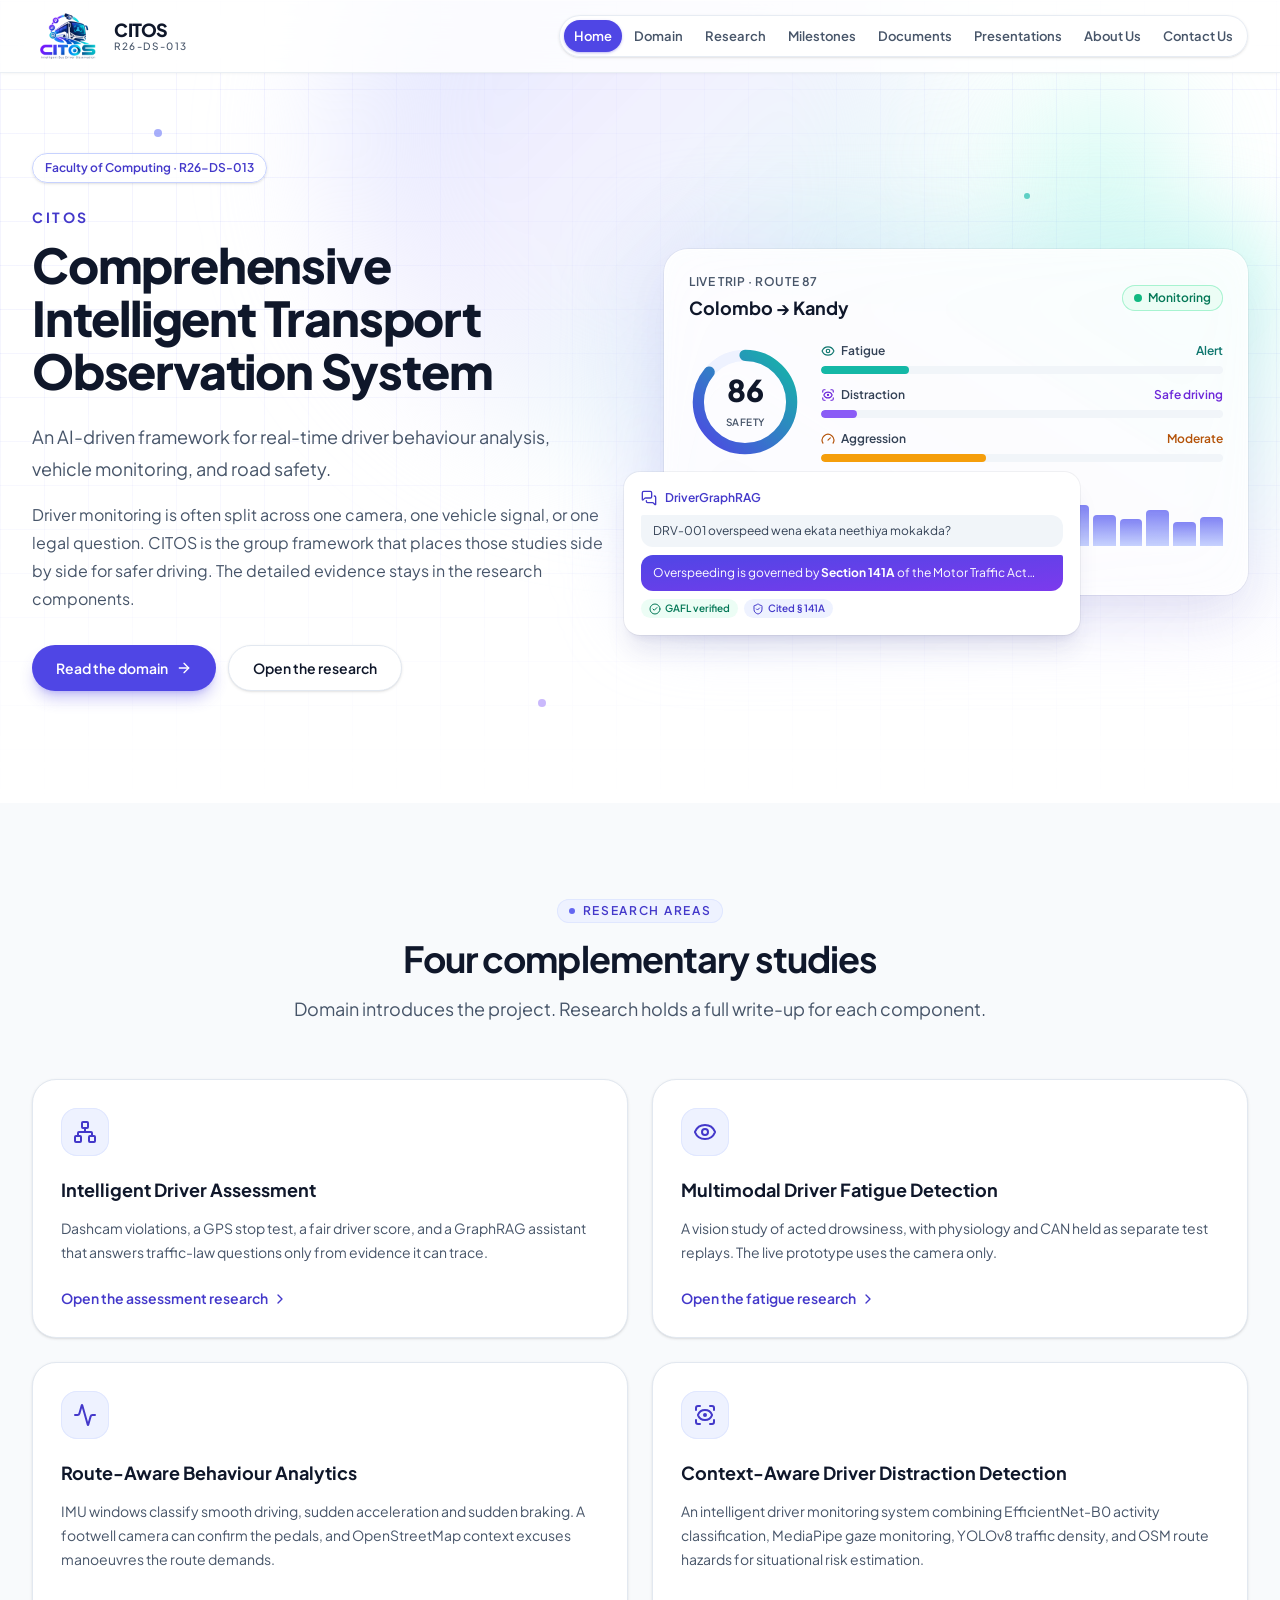
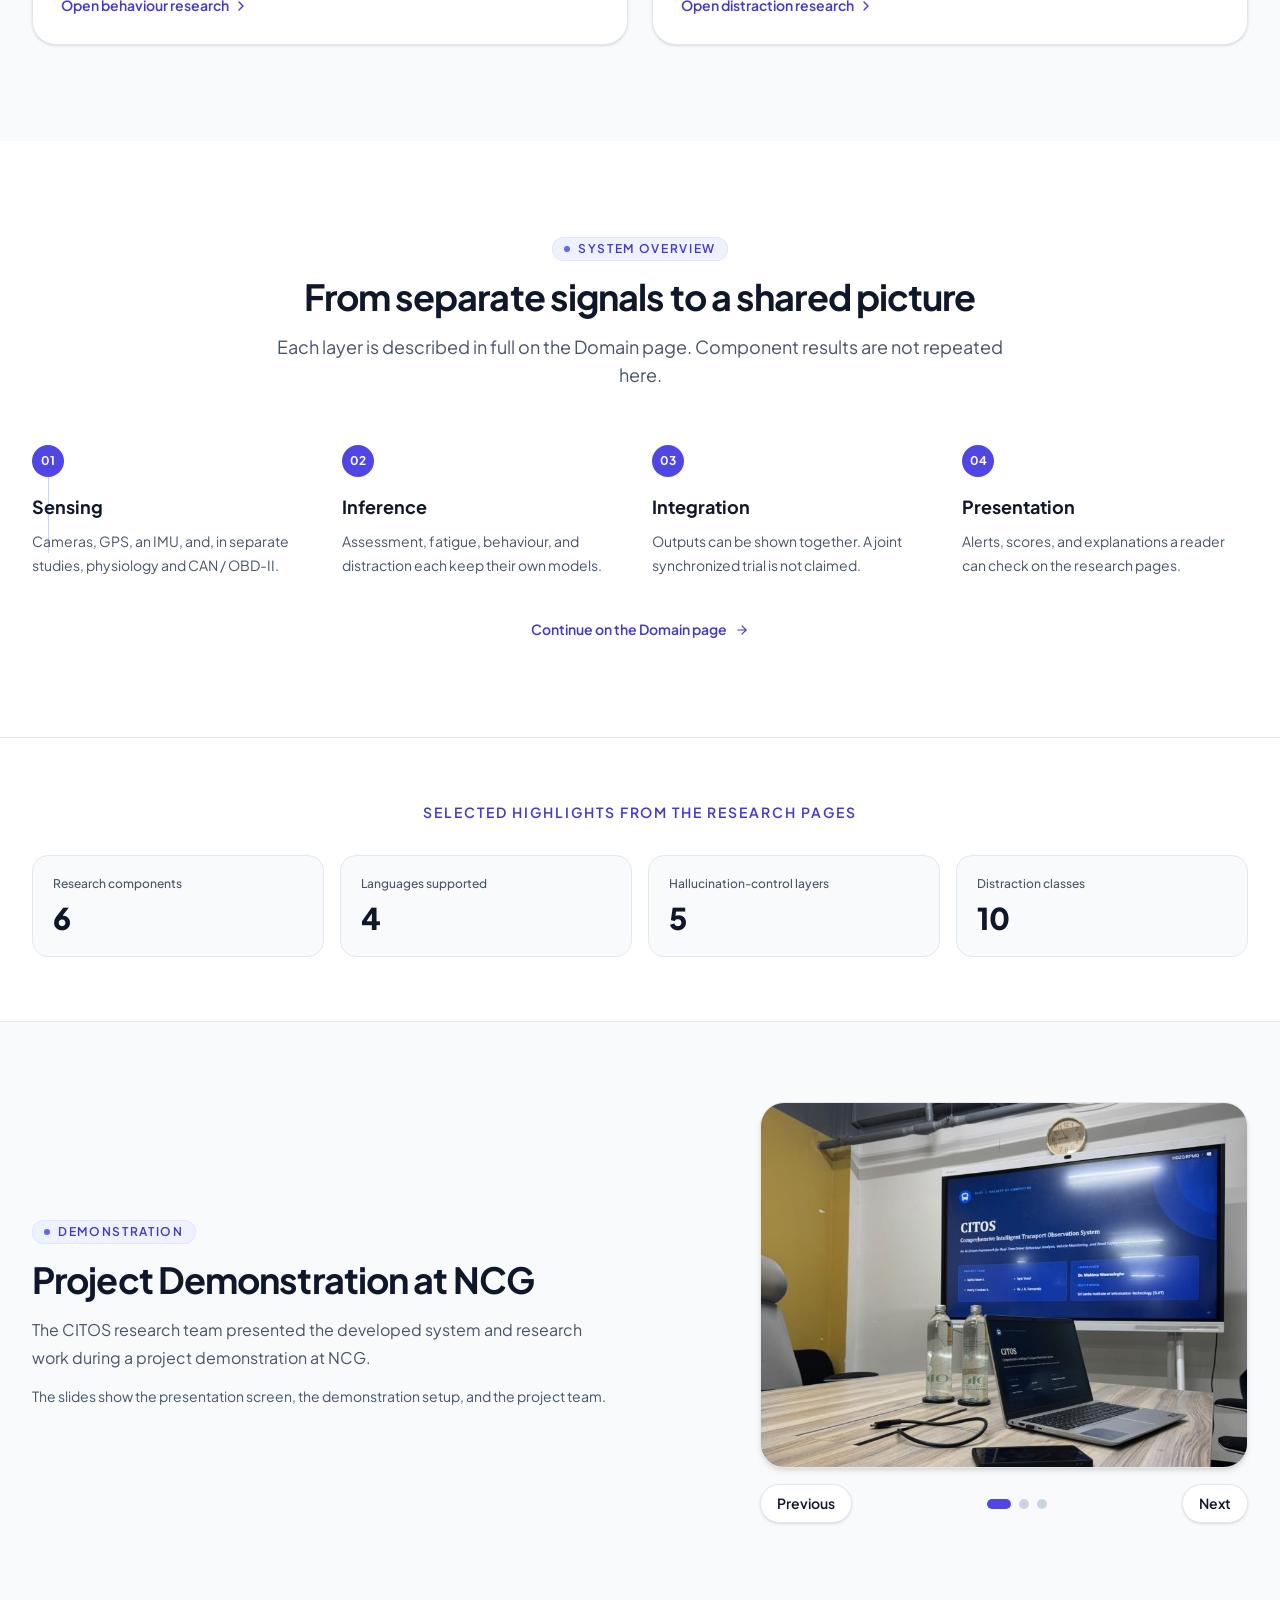
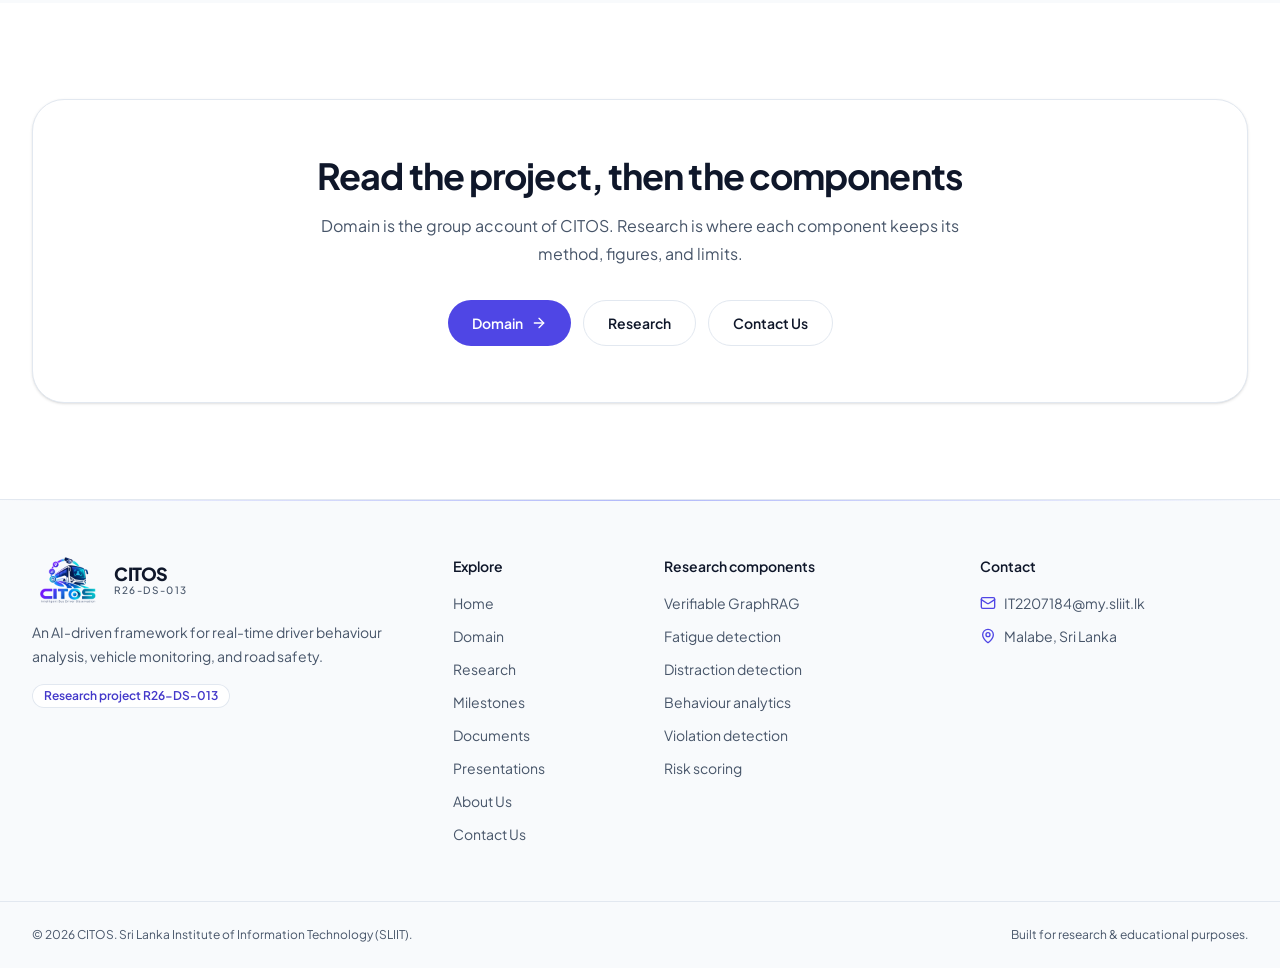
<file: index.html>
<!doctype html>
<html lang="en">
<head>
  <meta charset="utf-8">
  <meta name="viewport" content="width=device-width, initial-scale=1">
  <title>CITOS — Comprehensive Intelligent Transport Observation System</title>
  <meta name="description" content="An AI-driven framework for real-time driver behaviour analysis, vehicle monitoring, and road safety.">
  <meta name="keywords" content="driver monitoring, GraphRAG, fatigue detection, driver distraction, traffic violation detection, road safety, Sri Lanka, SLIIT research">
  <meta property="og:title" content="CITOS">
  <meta property="og:description" content="An AI-driven framework for real-time driver behaviour analysis, vehicle monitoring, and road safety.">
  <meta property="og:type" content="website">
  <link rel="icon" href="assets/images/logo.svg" type="image/svg+xml">
  <link rel="apple-touch-icon" href="assets/images/logo.png">
  <link rel="preconnect" href="https://fonts.googleapis.com">
  <link rel="preconnect" href="https://fonts.gstatic.com" crossorigin>
  <link rel="stylesheet" href="https://fonts.googleapis.com/css2?family=Geist+Mono:wght@400;500&amp;family=Plus+Jakarta+Sans:wght@400;500;600;700;800&amp;display=swap">
  <link rel="stylesheet" href="css/styles.css">
</head>
<body>
<a href="#main" class="skip-link">Skip to content</a>
<header class="site-header">
  <div class="container site-header__bar">
    <a href="index.html" class="logo" aria-label="CITOS home">
      <img src="assets/images/logo.png" alt="" width="72" height="48">
      <span class="logo__text">
        <span class="logo__name">CITOS</span>
        <span class="logo__tagline">R26-DS-013</span>
      </span>
    </a>
    <nav aria-label="Primary">
      <ul class="nav-pills"><li><a href="index.html" aria-current="page">Home</a></li><li><a href="domain.html">Domain</a></li><li><a href="research.html">Research</a></li><li><a href="milestones.html">Milestones</a></li><li><a href="documents.html">Documents</a></li><li><a href="presentations.html">Presentations</a></li><li><a href="about.html">About Us</a></li><li><a href="contact.html">Contact Us</a></li></ul>
    </nav>
    <button type="button" class="menu-toggle" popovertarget="mobile-nav" aria-controls="mobile-nav" aria-label="Toggle menu">
      <svg class="icon icon-open" xmlns="http://www.w3.org/2000/svg" viewBox="0 0 24 24" fill="none" stroke="currentColor" stroke-width="2" stroke-linecap="round" stroke-linejoin="round" aria-hidden="true"><path d="M4 5h16"/><path d="M4 12h16"/><path d="M4 19h16"/></svg><svg class="icon icon-close" xmlns="http://www.w3.org/2000/svg" viewBox="0 0 24 24" fill="none" stroke="currentColor" stroke-width="2" stroke-linecap="round" stroke-linejoin="round" aria-hidden="true"><path d="M18 6 6 18"/><path d="m6 6 12 12"/></svg>
    </button>
  </div>
  <nav id="mobile-nav" class="mobile-nav" popover aria-label="Mobile">
    <ul class="container"><li><a href="index.html" aria-current="page">Home</a></li><li><a href="domain.html">Domain</a></li><li><a href="research.html">Research</a></li><li><a href="milestones.html">Milestones</a></li><li><a href="documents.html">Documents</a></li><li><a href="presentations.html">Presentations</a></li><li><a href="about.html">About Us</a></li><li><a href="contact.html">Contact Us</a></li></ul>
  </nav>
</header>
<main id="main">
<!-- ───────────── Hero ───────────── -->
<section class="page-hero">
  <div class="decor decor--fill bg-grid mask-fade-b"></div>
  <div class="decor blob home-hero__blob hero-drift"></div>
  <div class="decor blob home-hero__blob2 hero-drift" style="animation-delay: -6s"></div>
  <span class="decor spark" style="--x: 12%; --y: 8rem; --s: 0.5rem; --c: rgb(129 140 248 / 0.7)"></span>
  <span class="decor spark" style="--x: 80%; --y: 12rem; --s: 0.375rem; --c: rgb(20 184 166 / 0.7); animation-delay: 1.2s"></span>
  <span class="decor spark spark--bottom" style="--x: 42%; --s: 0.5rem; --c: rgb(167 139 250 / 0.6); animation-delay: 2s"></span>
  <div class="container grid grid--center home-hero__grid" style="--lg: 2">
    <div class="home-hero__copy">
      <span class="badge fade-up">Faculty of Computing · R26-DS-013</span>
      <p class="home-hero__kicker fade-up" style="animation-delay: 80ms">CITOS</p>
      <h1 class="fade-up" style="animation-delay: 140ms">Comprehensive Intelligent Transport Observation System</h1>
      <p class="fade-up" style="animation-delay: 220ms">An AI-driven framework for real-time driver behaviour analysis, vehicle monitoring, and road safety.</p>
      <p class="home-hero__more">Driver monitoring is often split across one camera, one vehicle signal, or one legal question. CITOS
        is the group framework that places those studies side by side for safer driving. The detailed evidence
        stays in the research components.</p>
      <div class="cluster mt-8 fade-up" style="--gap: 0.75rem; animation-delay: 300ms">
        <a href="domain.html" class="btn btn--lg btn--primary btn--lift btn--nudge">Read the domain <svg class="icon" xmlns="http://www.w3.org/2000/svg" viewBox="0 0 24 24" fill="none" stroke="currentColor" stroke-width="2" stroke-linecap="round" stroke-linejoin="round" aria-hidden="true"><path d="M5 12h14"/><path d="m12 5 7 7-7 7"/></svg></a>
        <a href="research.html" class="btn btn--lg btn--outline btn--lift">Open the research</a>
      </div>
    </div>
    <div class="home-hero__visual">
      <div class="hero-visual" aria-hidden="true">
  <div class="decor hero-visual__glow"></div>
  <div class="dash-card">
    <div class="dash-card__head">
      <div>
        <p class="kicker">Live trip · Route 87</p>
        <p class="title-lg mt-1">Colombo → Kandy</p>
      </div>
      <span class="live-pill">Monitoring</span>
    </div>
    <div class="dash-card__body">
      <div class="score-ring">
        <svg viewBox="0 0 120 120">
          <defs>
            <linearGradient id="score" x1="0" y1="0" x2="1" y2="1">
              <stop offset="0%" stop-color="#4f46e5"/>
              <stop offset="100%" stop-color="#14b8a6"/>
            </linearGradient>
          </defs>
          <circle cx="60" cy="60" r="50" fill="none" stroke="#eef2ff" stroke-width="12"/>
          <circle cx="60" cy="60" r="50" fill="none" stroke="url(#score)" stroke-width="12" stroke-linecap="round" stroke-dasharray="270.04 314"/>
        </svg>
        <div><strong>86</strong><span>Safety</span></div>
      </div>
      <ul class="meters"><li class="meter meter--accent">
          <div class="meter__label"><span><svg class="icon" xmlns="http://www.w3.org/2000/svg" viewBox="0 0 24 24" fill="none" stroke="currentColor" stroke-width="2" stroke-linecap="round" stroke-linejoin="round" aria-hidden="true"><path d="M2.062 12.348a1 1 0 0 1 0-.696 10.75 10.75 0 0 1 19.876 0 1 1 0 0 1 0 .696 10.75 10.75 0 0 1-19.876 0"/><circle cx="12" cy="12" r="3"/></svg>Fatigue</span><span>Alert</span></div>
          <div class="meter__track"><span style="--value: 22%"></span></div>
        </li><li class="meter meter--violet">
          <div class="meter__label"><span><svg class="icon" xmlns="http://www.w3.org/2000/svg" viewBox="0 0 24 24" fill="none" stroke="currentColor" stroke-width="2" stroke-linecap="round" stroke-linejoin="round" aria-hidden="true"><path d="M3 7V5a2 2 0 0 1 2-2h2"/><path d="M17 3h2a2 2 0 0 1 2 2v2"/><path d="M21 17v2a2 2 0 0 1-2 2h-2"/><path d="M7 21H5a2 2 0 0 1-2-2v-2"/><circle cx="12" cy="12" r="1"/><path d="M18.944 12.33a1 1 0 0 0 0-.66 7.5 7.5 0 0 0-13.888 0 1 1 0 0 0 0 .66 7.5 7.5 0 0 0 13.888 0"/></svg>Distraction</span><span>Safe driving</span></div>
          <div class="meter__track"><span style="--value: 9%"></span></div>
        </li><li class="meter meter--amber">
          <div class="meter__label"><span><svg class="icon" xmlns="http://www.w3.org/2000/svg" viewBox="0 0 24 24" fill="none" stroke="currentColor" stroke-width="2" stroke-linecap="round" stroke-linejoin="round" aria-hidden="true"><path d="m12 14 4-4"/><path d="M3.34 19a10 10 0 1 1 17.32 0"/></svg>Aggression</span><span>Moderate</span></div>
          <div class="meter__track"><span style="--value: 41%"></span></div>
        </li></ul>
    </div>
    <div class="bars"><span style="--h: 30%"></span><span style="--h: 42%"></span><span style="--h: 38%"></span><span style="--h: 55%"></span><span style="--h: 48%"></span><span style="--h: 62%"></span><span style="--h: 44%"></span><span style="--h: 70%"></span><span style="--h: 52%"></span><span style="--h: 46%"></span><span style="--h: 58%"></span><span style="--h: 40%"></span><span style="--h: 36%"></span><span style="--h: 50%"></span><span style="--h: 64%"></span><span style="--h: 48%"></span><span style="--h: 42%"></span><span style="--h: 56%"></span><span style="--h: 38%"></span><span style="--h: 46%"></span></div>
    <p class="bars-caption">IMU jerk · last 60 s</p>
  </div>
  <div class="chat-card">
    <div class="chat-card__title"><svg class="icon" xmlns="http://www.w3.org/2000/svg" viewBox="0 0 24 24" fill="none" stroke="currentColor" stroke-width="2" stroke-linecap="round" stroke-linejoin="round" aria-hidden="true"><path d="M16 10a2 2 0 0 1-2 2H6.828a2 2 0 0 0-1.414.586l-2.202 2.202A.71.71 0 0 1 2 14.286V4a2 2 0 0 1 2-2h10a2 2 0 0 1 2 2z"/><path d="M20 9a2 2 0 0 1 2 2v10.286a.71.71 0 0 1-1.212.502l-2.202-2.202A2 2 0 0 0 17.172 19H10a2 2 0 0 1-2-2v-1"/></svg>DriverGraphRAG</div>
    <p class="bubble bubble--user">DRV-001 overspeed wena ekata neethiya mokakda?</p>
    <p class="bubble bubble--bot">Overspeeding is governed by <b>Section 141A</b> of the Motor Traffic Act…</p>
    <div class="chat-tags">
      <span class="chat-tags__ok"><svg class="icon" xmlns="http://www.w3.org/2000/svg" viewBox="0 0 24 24" fill="none" stroke="currentColor" stroke-width="2" stroke-linecap="round" stroke-linejoin="round" aria-hidden="true"><circle cx="12" cy="12" r="10"/><path d="m16 9-5.5 5.5L8 12"/></svg> GAFL verified</span>
      <span class="chat-tags__cite"><svg class="icon" xmlns="http://www.w3.org/2000/svg" viewBox="0 0 24 24" fill="none" stroke="currentColor" stroke-width="2" stroke-linecap="round" stroke-linejoin="round" aria-hidden="true"><path d="M20 13c0 5-3.5 7.5-7.66 8.95a1 1 0 0 1-.67-.01C7.5 20.5 4 18 4 13V6a1 1 0 0 1 1-1c2 0 4.5-1.2 6.24-2.72a1.17 1.17 0 0 1 1.52 0C14.51 3.81 17 5 19 5a1 1 0 0 1 1 1z"/><path d="m9 12 2 2 4-4"/></svg> Cited § 141A</span>
    </div>
  </div>
</div>
    </div>
  </div>
</section>

<!-- ───────────── Research areas ───────────── -->
<section class="section section--surface">
  <div class="container">
    <div class="reveal">
      <div class="section-heading section-heading--center"><span class="eyebrow">Research areas</span><h2>Four complementary studies</h2><p>Domain introduces the project. Research holds a full write-up for each component.</p></div>
    </div>
    <div class="grid mt-14" style="--md: 2">
      <a href="driver-assessment.html" class="card area-card reveal" style="--delay: 0ms">
        <span class="soft-icon soft-icon--flip"><svg class="icon" xmlns="http://www.w3.org/2000/svg" viewBox="0 0 24 24" fill="none" stroke="currentColor" stroke-width="2" stroke-linecap="round" stroke-linejoin="round" aria-hidden="true"><rect x="16" y="16" width="6" height="6" rx="1"/><rect x="2" y="16" width="6" height="6" rx="1"/><rect x="9" y="2" width="6" height="6" rx="1"/><path d="M5 16v-3a1 1 0 0 1 1-1h12a1 1 0 0 1 1 1v3"/><path d="M12 12V8"/></svg></span>
        <h3 class="title-lg mt-5">Intelligent Driver Assessment</h3>
        <p class="card__text mt-3">Dashcam violations, a GPS stop test, a fair driver score, and a GraphRAG assistant that answers traffic-law questions only from evidence it can trace.</p>
        <span class="more">Open the assessment research <svg class="icon" xmlns="http://www.w3.org/2000/svg" viewBox="0 0 24 24" fill="none" stroke="currentColor" stroke-width="2" stroke-linecap="round" stroke-linejoin="round" aria-hidden="true"><path d="m9 18 6-6-6-6"/></svg></span>
      </a><a href="driver-fatigue.html" class="card area-card reveal" style="--delay: 80ms">
        <span class="soft-icon soft-icon--flip"><svg class="icon" xmlns="http://www.w3.org/2000/svg" viewBox="0 0 24 24" fill="none" stroke="currentColor" stroke-width="2" stroke-linecap="round" stroke-linejoin="round" aria-hidden="true"><path d="M2.062 12.348a1 1 0 0 1 0-.696 10.75 10.75 0 0 1 19.876 0 1 1 0 0 1 0 .696 10.75 10.75 0 0 1-19.876 0"/><circle cx="12" cy="12" r="3"/></svg></span>
        <h3 class="title-lg mt-5">Multimodal Driver Fatigue Detection</h3>
        <p class="card__text mt-3">A vision study of acted drowsiness, with physiology and CAN held as separate test replays. The live prototype uses the camera only.</p>
        <span class="more">Open the fatigue research <svg class="icon" xmlns="http://www.w3.org/2000/svg" viewBox="0 0 24 24" fill="none" stroke="currentColor" stroke-width="2" stroke-linecap="round" stroke-linejoin="round" aria-hidden="true"><path d="m9 18 6-6-6-6"/></svg></span>
      </a><a href="driver-behaviour.html" class="card area-card reveal" style="--delay: 160ms">
        <span class="soft-icon soft-icon--flip"><svg class="icon" xmlns="http://www.w3.org/2000/svg" viewBox="0 0 24 24" fill="none" stroke="currentColor" stroke-width="2" stroke-linecap="round" stroke-linejoin="round" aria-hidden="true"><path d="M22 12h-2.48a2 2 0 0 0-1.93 1.46l-2.35 8.36a.25.25 0 0 1-.48 0L9.24 2.18a.25.25 0 0 0-.48 0l-2.35 8.36A2 2 0 0 1 4.49 12H2"/></svg></span>
        <h3 class="title-lg mt-5">Route-Aware Behaviour Analytics</h3>
        <p class="card__text mt-3">IMU windows classify smooth driving, sudden acceleration and sudden braking. A footwell camera can confirm the pedals, and OpenStreetMap context excuses manoeuvres the route demands.</p>
        <span class="more">Open behaviour research <svg class="icon" xmlns="http://www.w3.org/2000/svg" viewBox="0 0 24 24" fill="none" stroke="currentColor" stroke-width="2" stroke-linecap="round" stroke-linejoin="round" aria-hidden="true"><path d="m9 18 6-6-6-6"/></svg></span>
      </a><a href="driver-distraction.html" class="card area-card reveal" style="--delay: 240ms">
        <span class="soft-icon soft-icon--flip"><svg class="icon" xmlns="http://www.w3.org/2000/svg" viewBox="0 0 24 24" fill="none" stroke="currentColor" stroke-width="2" stroke-linecap="round" stroke-linejoin="round" aria-hidden="true"><path d="M3 7V5a2 2 0 0 1 2-2h2"/><path d="M17 3h2a2 2 0 0 1 2 2v2"/><path d="M21 17v2a2 2 0 0 1-2 2h-2"/><path d="M7 21H5a2 2 0 0 1-2-2v-2"/><circle cx="12" cy="12" r="1"/><path d="M18.944 12.33a1 1 0 0 0 0-.66 7.5 7.5 0 0 0-13.888 0 1 1 0 0 0 0 .66 7.5 7.5 0 0 0 13.888 0"/></svg></span>
        <h3 class="title-lg mt-5">Context-Aware Driver Distraction Detection</h3>
        <p class="card__text mt-3">An intelligent driver monitoring system combining EfficientNet-B0 activity classification, MediaPipe gaze monitoring, YOLOv8 traffic density, and OSM route hazards for situational risk estimation.</p>
        <span class="more">Open distraction research <svg class="icon" xmlns="http://www.w3.org/2000/svg" viewBox="0 0 24 24" fill="none" stroke="currentColor" stroke-width="2" stroke-linecap="round" stroke-linejoin="round" aria-hidden="true"><path d="m9 18 6-6-6-6"/></svg></span>
      </a>
    </div>
  </div>
</section>

<!-- ───────────── System overview ───────────── -->
<section class="section">
  <div class="container">
    <div class="reveal">
      <div class="section-heading section-heading--center"><span class="eyebrow">System overview</span><h2>From separate signals to a shared picture</h2><p>Each layer is described in full on the Domain page. Component results are not repeated here.</p></div>
    </div>
    <ol class="overview mt-14">
      <li class="reveal" style="--delay: 0ms">
          <span class="overview__num">01</span>
          <h3 class="title-lg">Sensing</h3>
          <p class="card__text">Cameras, GPS, an IMU, and, in separate studies, physiology and CAN / OBD-II.</p>
        </li><li class="reveal" style="--delay: 70ms">
          <span class="overview__num">02</span>
          <h3 class="title-lg">Inference</h3>
          <p class="card__text">Assessment, fatigue, behaviour, and distraction each keep their own models.</p>
        </li><li class="reveal" style="--delay: 140ms">
          <span class="overview__num">03</span>
          <h3 class="title-lg">Integration</h3>
          <p class="card__text">Outputs can be shown together. A joint synchronized trial is not claimed.</p>
        </li><li class="reveal" style="--delay: 210ms">
          <span class="overview__num">04</span>
          <h3 class="title-lg">Presentation</h3>
          <p class="card__text">Alerts, scores, and explanations a reader can check on the research pages.</p>
        </li>
    </ol>
    <div class="center mt-10">
      <a href="domain.html" class="link-arrow">Continue on the Domain page <svg class="icon" xmlns="http://www.w3.org/2000/svg" viewBox="0 0 24 24" fill="none" stroke="currentColor" stroke-width="2" stroke-linecap="round" stroke-linejoin="round" aria-hidden="true"><path d="M5 12h14"/><path d="m12 5 7 7-7 7"/></svg></a>
    </div>
  </div>
</section>

<!-- ───────────── Highlights ───────────── -->
<section class="highlights">
  <div class="container">
    <h2 class="highlights__title">Selected highlights from the research pages</h2>
    <dl class="grid mt-8" style="--cols: 2; --lg: 4; --gap: 1rem"><div class="reveal" style="--delay: 0ms"><dt>Research components</dt><dd>6</dd></div><div class="reveal" style="--delay: 70ms"><dt>Languages supported</dt><dd>4</dd></div><div class="reveal" style="--delay: 140ms"><dt>Hallucination-control layers</dt><dd>5</dd></div><div class="reveal" style="--delay: 210ms"><dt>Distraction classes</dt><dd>10</dd></div></dl>
  </div>
</section>

<section class="ncg section--surface" aria-labelledby="ncg-heading">
  <div class="container grid grid--center" style="--lg: 12; --gap: 2rem">
    <div style="--span-lg: 7">
      <span class="eyebrow">Demonstration</span>
      <h2 id="ncg-heading" class="ncg__title">Project Demonstration at NCG</h2>
      <p class="lead" style="max-inline-size: 36rem">The CITOS research team presented the developed system and research work during a project demonstration
        at NCG.</p>
      <p class="card__text mt-3" style="max-inline-size: 36rem">The slides show the presentation screen, the demonstration setup, and the project team.</p>
    </div>
    <div class="switch carousel carousel--fade ncg__carousel" style="--span-lg: 5">
      <input type="radio" class="carousel__radio" name="ncg" id="ncg-0" data-at="0" checked aria-label="Slide 1 of 3"><input type="radio" class="carousel__radio" name="ncg" id="ncg-1" data-at="1" aria-label="Slide 2 of 3"><input type="radio" class="carousel__radio" name="ncg" id="ncg-2" data-at="2" aria-label="Slide 3 of 3">
      <div class="carousel__frame"><img src="assets/photos/ncg-screen.jpg" alt="CITOS project presentation displayed on a screen during the NCG demonstration" style="object-position: center 38%" data-at="0"><img src="assets/photos/ncg-setup.jpg" alt="CITOS system demonstration setup at NCG" style="object-position: center 42%" data-at="1" loading="lazy"><img src="assets/photos/ncg-team.jpg" alt="CITOS research team at the NCG demonstration" style="object-position: center" data-at="2" loading="lazy"></div>
      <div class="carousel__controls">
        <div class="carousel__prev"><label for="ncg-2" class="carousel__step" data-at="0">Previous</label><label for="ncg-0" class="carousel__step" data-at="1">Previous</label><label for="ncg-1" class="carousel__step" data-at="2">Previous</label></div>
        <div class="carousel__dots"><label for="ncg-0" class="carousel__dot" data-at="0" aria-label="NCG demonstration photograph 1 of 3"></label><label for="ncg-1" class="carousel__dot" data-at="1" aria-label="NCG demonstration photograph 2 of 3"></label><label for="ncg-2" class="carousel__dot" data-at="2" aria-label="NCG demonstration photograph 3 of 3"></label></div>
        <div class="carousel__next"><label for="ncg-1" class="carousel__step" data-at="0">Next</label><label for="ncg-2" class="carousel__step" data-at="1">Next</label><label for="ncg-0" class="carousel__step" data-at="2">Next</label></div>
      </div>
    </div>
  </div>
</section>

<!-- ───────────── Closing call to action ───────────── -->
<section class="section">
  <div class="container">
    <div class="closing">
      <h2>Read the project, then the components</h2>
      <p>Domain is the group account of CITOS. Research is where each component keeps its method, figures, and
        limits.</p>
      <div class="cluster cluster--center mt-8" style="--gap: 0.75rem">
        <a href="domain.html" class="btn btn--lg btn--primary btn--flat">Domain <svg class="icon" xmlns="http://www.w3.org/2000/svg" viewBox="0 0 24 24" fill="none" stroke="currentColor" stroke-width="2" stroke-linecap="round" stroke-linejoin="round" aria-hidden="true"><path d="M5 12h14"/><path d="m12 5 7 7-7 7"/></svg></a>
        <a href="research.html" class="btn btn--lg btn--line">Research</a>
        <a href="contact.html" class="btn btn--lg btn--line">Contact Us</a>
      </div>
    </div>
  </div>
</section>
</main>
<footer class="site-footer">
  <div class="container grid site-footer__grid" style="--md: 12">
    <div class="site-footer__about" style="--span-md: 4">
      <a href="index.html" class="logo" aria-label="CITOS home">
      <img src="assets/images/logo.png" alt="" width="72" height="48">
      <span class="logo__text">
        <span class="logo__name">CITOS</span>
        <span class="logo__tagline">R26-DS-013</span>
      </span>
    </a>
      <p>An AI-driven framework for real-time driver behaviour analysis, vehicle monitoring, and road safety.</p>
      <p class="project-tag">Research project R26-DS-013</p>
    </div>
    <div style="--span-md: 2">
      <h3>Explore</h3>
      <ul class="footer-links"><li><a href="index.html">Home</a></li><li><a href="domain.html">Domain</a></li><li><a href="research.html">Research</a></li><li><a href="milestones.html">Milestones</a></li><li><a href="documents.html">Documents</a></li><li><a href="presentations.html">Presentations</a></li><li><a href="about.html">About Us</a></li><li><a href="contact.html">Contact Us</a></li></ul>
    </div>
    <div style="--span-md: 3">
      <h3>Research components</h3>
      <ul class="footer-links"><li><a href="research.html#graphrag">Verifiable GraphRAG</a></li><li><a href="research.html#fatigue">Fatigue detection</a></li><li><a href="research.html#distraction">Distraction detection</a></li><li><a href="research.html#behaviour">Behaviour analytics</a></li><li><a href="research.html#traffic">Violation detection</a></li><li><a href="research.html#scoring">Risk scoring</a></li></ul>
    </div>
    <div style="--span-md: 3">
      <h3>Contact</h3>
      <ul class="footer-links">
        <li><svg class="icon" xmlns="http://www.w3.org/2000/svg" viewBox="0 0 24 24" fill="none" stroke="currentColor" stroke-width="2" stroke-linecap="round" stroke-linejoin="round" aria-hidden="true"><path d="m22 7-8.991 5.727a2 2 0 0 1-2.009 0L2 7"/><rect x="2" y="4" width="20" height="16" rx="2"/></svg><a href="mailto:IT2207184@my.sliit.lk">IT2207184@my.sliit.lk</a></li>
        <li><svg class="icon" xmlns="http://www.w3.org/2000/svg" viewBox="0 0 24 24" fill="none" stroke="currentColor" stroke-width="2" stroke-linecap="round" stroke-linejoin="round" aria-hidden="true"><path d="M20 10c0 4.993-5.539 10.193-7.399 11.799a1 1 0 0 1-1.202 0C9.539 20.193 4 14.993 4 10a8 8 0 0 1 16 0"/><circle cx="12" cy="10" r="3"/></svg><span>Malabe, Sri Lanka</span></li>
      </ul>
    </div>
  </div>
  <div class="site-footer__bottom">
    <div class="container">
      <p>© 2026 CITOS. Sri Lanka Institute of Information Technology (SLIIT).</p>
      <p>Built for research &amp; educational purposes.</p>
    </div>
  </div>
</footer>
</body>
</html>
</file>
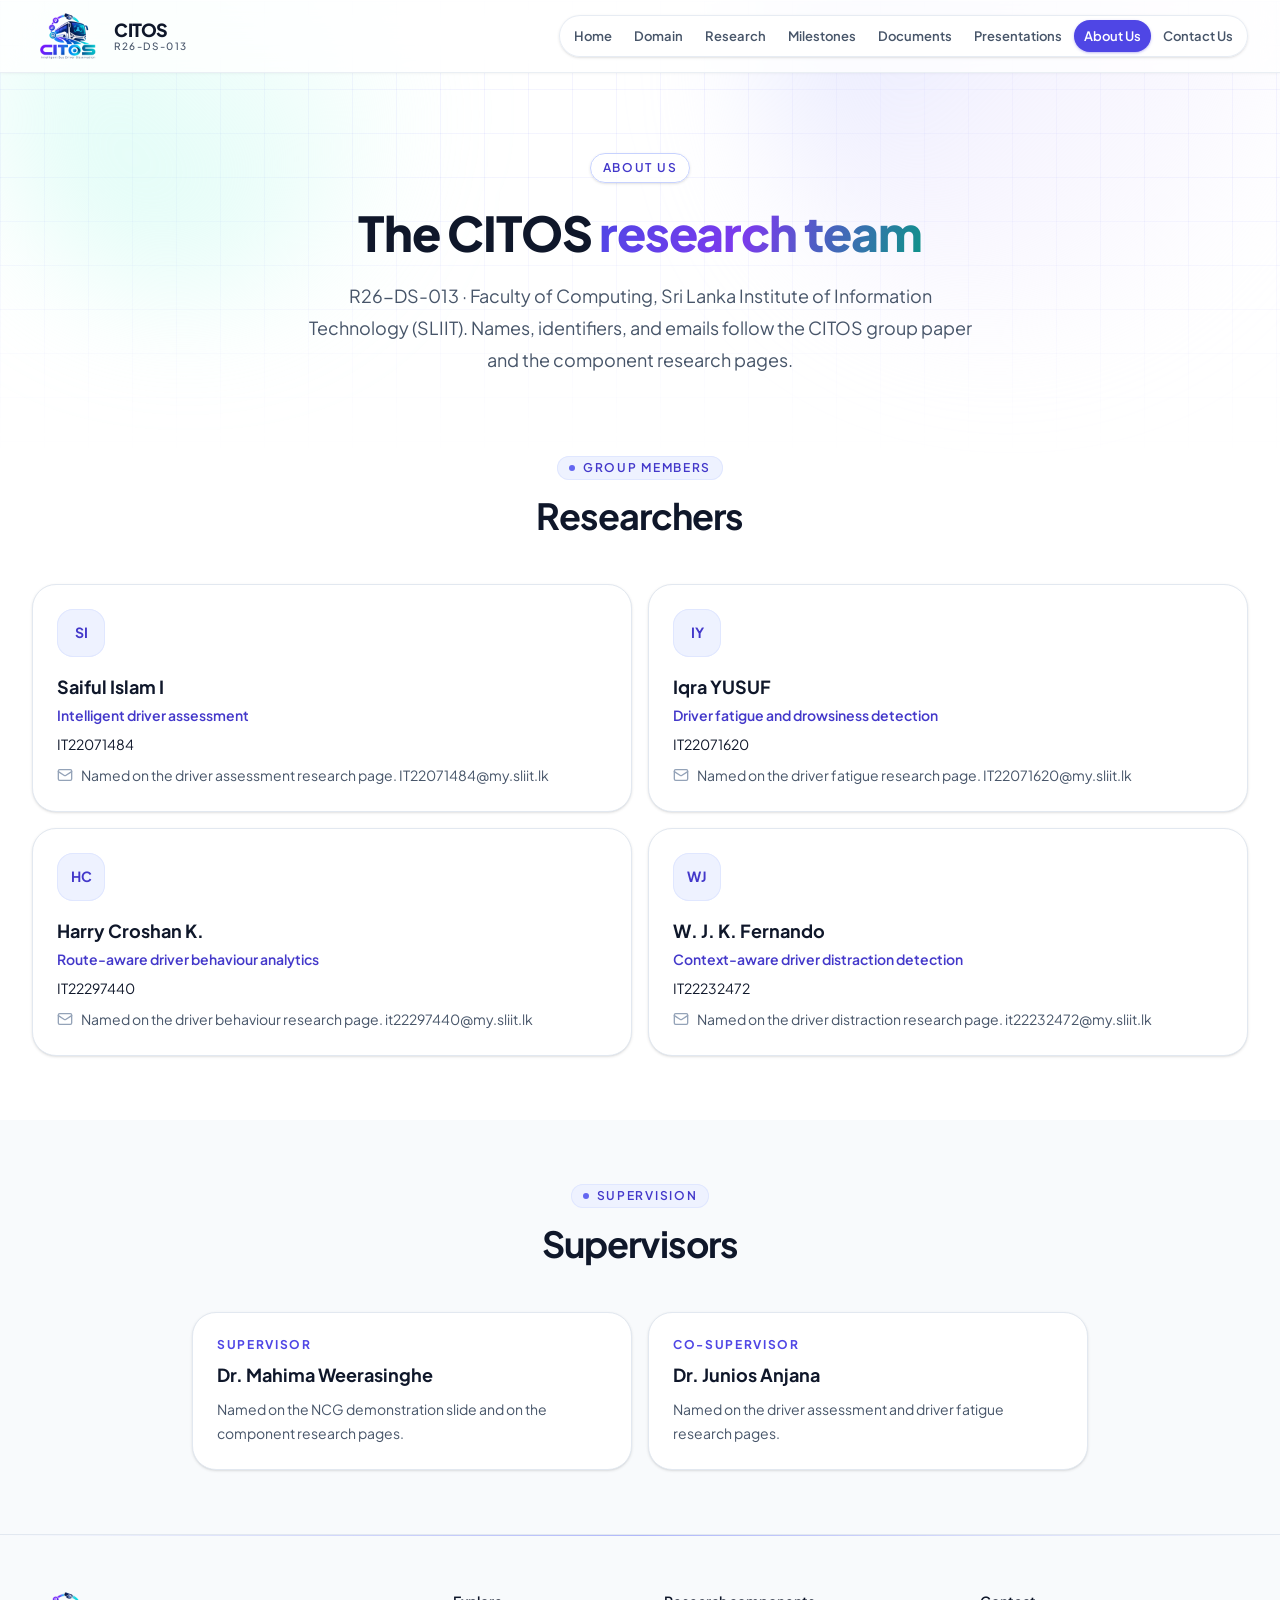
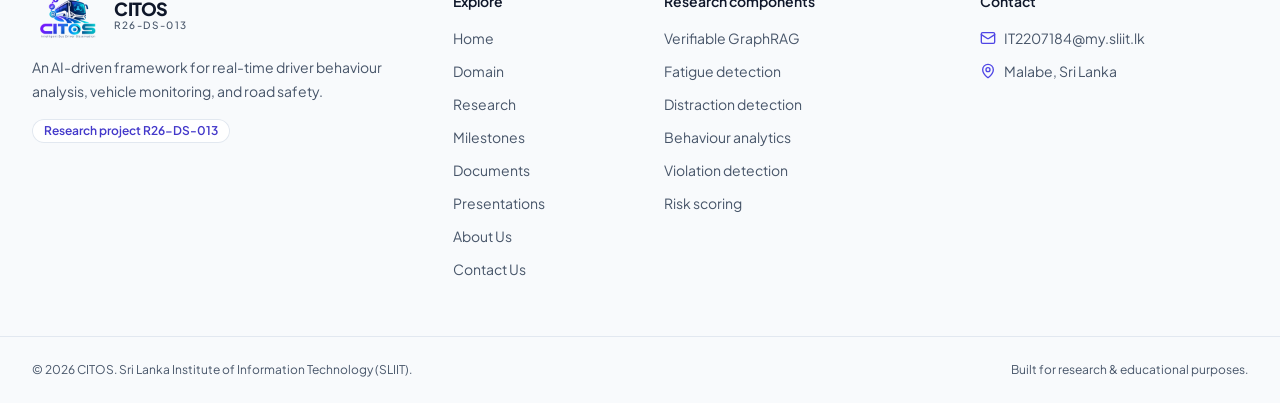
<file: about.html>
<!doctype html>
<html lang="en">
<head>
  <meta charset="utf-8">
  <meta name="viewport" content="width=device-width, initial-scale=1">
  <title>About Us · CITOS</title>
  <meta name="description" content="The CITOS research team and supervisors at SLIIT Faculty of Computing.">
  <meta name="keywords" content="driver monitoring, GraphRAG, fatigue detection, driver distraction, traffic violation detection, road safety, Sri Lanka, SLIIT research">
  <meta property="og:title" content="CITOS">
  <meta property="og:description" content="An AI-driven framework for real-time driver behaviour analysis, vehicle monitoring, and road safety.">
  <meta property="og:type" content="website">
  <link rel="icon" href="assets/images/logo.svg" type="image/svg+xml">
  <link rel="apple-touch-icon" href="assets/images/logo.png">
  <link rel="preconnect" href="https://fonts.googleapis.com">
  <link rel="preconnect" href="https://fonts.gstatic.com" crossorigin>
  <link rel="stylesheet" href="https://fonts.googleapis.com/css2?family=Geist+Mono:wght@400;500&amp;family=Plus+Jakarta+Sans:wght@400;500;600;700;800&amp;display=swap">
  <link rel="stylesheet" href="css/styles.css">
</head>
<body>
<a href="#main" class="skip-link">Skip to content</a>
<header class="site-header">
  <div class="container site-header__bar">
    <a href="index.html" class="logo" aria-label="CITOS home">
      <img src="assets/images/logo.png" alt="" width="72" height="48">
      <span class="logo__text">
        <span class="logo__name">CITOS</span>
        <span class="logo__tagline">R26-DS-013</span>
      </span>
    </a>
    <nav aria-label="Primary">
      <ul class="nav-pills"><li><a href="index.html">Home</a></li><li><a href="domain.html">Domain</a></li><li><a href="research.html">Research</a></li><li><a href="milestones.html">Milestones</a></li><li><a href="documents.html">Documents</a></li><li><a href="presentations.html">Presentations</a></li><li><a href="about.html" aria-current="page">About Us</a></li><li><a href="contact.html">Contact Us</a></li></ul>
    </nav>
    <button type="button" class="menu-toggle" popovertarget="mobile-nav" aria-controls="mobile-nav" aria-label="Toggle menu">
      <svg class="icon icon-open" xmlns="http://www.w3.org/2000/svg" viewBox="0 0 24 24" fill="none" stroke="currentColor" stroke-width="2" stroke-linecap="round" stroke-linejoin="round" aria-hidden="true"><path d="M4 5h16"/><path d="M4 12h16"/><path d="M4 19h16"/></svg><svg class="icon icon-close" xmlns="http://www.w3.org/2000/svg" viewBox="0 0 24 24" fill="none" stroke="currentColor" stroke-width="2" stroke-linecap="round" stroke-linejoin="round" aria-hidden="true"><path d="M18 6 6 18"/><path d="m6 6 12 12"/></svg>
    </button>
  </div>
  <nav id="mobile-nav" class="mobile-nav" popover aria-label="Mobile">
    <ul class="container"><li><a href="index.html">Home</a></li><li><a href="domain.html">Domain</a></li><li><a href="research.html">Research</a></li><li><a href="milestones.html">Milestones</a></li><li><a href="documents.html">Documents</a></li><li><a href="presentations.html">Presentations</a></li><li><a href="about.html" aria-current="page">About Us</a></li><li><a href="contact.html">Contact Us</a></li></ul>
  </nav>
</header>
<main id="main">
<section class="page-hero">
  <div class="decor decor--fill bg-grid mask-fade-b"></div>
  <div class="decor blob page-hero__blob-right"></div>
  <div class="decor blob page-hero__blob-left"></div>
  <div class="page-hero__inner">
    <span class="badge badge--caps">About us</span>
    <h1>The CITOS <span class="text-gradient">research team</span></h1>
    <p>R26-DS-013 · Faculty of Computing, Sri Lanka Institute of Information Technology (SLIIT). Names, identifiers, and emails follow the CITOS group paper and the component research pages.</p>
    
  </div>
</section>

<section class="pb-16">
  <div class="container">
    <div class="section-heading section-heading--center"><span class="eyebrow">Group members</span><h2>Researchers</h2></div>
    <ul class="grid mt-12" style="--sm: 2; --gap: 1rem"><li class="card member lift">
          <span class="member__initials">SI</span>
          <h2 class="title-lg mt-4">Saiful Islam I</h2>
          <p class="member__role">Intelligent driver assessment</p>
          <p class="member__id">IT22071484</p>
          <p class="member__note"><svg class="icon" xmlns="http://www.w3.org/2000/svg" viewBox="0 0 24 24" fill="none" stroke="currentColor" stroke-width="2" stroke-linecap="round" stroke-linejoin="round" aria-hidden="true"><path d="m22 7-8.991 5.727a2 2 0 0 1-2.009 0L2 7"/><rect x="2" y="4" width="20" height="16" rx="2"/></svg><span>Named on the driver assessment research page. IT22071484@my.sliit.lk</span></p>
        </li><li class="card member lift">
          <span class="member__initials">IY</span>
          <h2 class="title-lg mt-4">Iqra YUSUF</h2>
          <p class="member__role">Driver fatigue and drowsiness detection</p>
          <p class="member__id">IT22071620</p>
          <p class="member__note"><svg class="icon" xmlns="http://www.w3.org/2000/svg" viewBox="0 0 24 24" fill="none" stroke="currentColor" stroke-width="2" stroke-linecap="round" stroke-linejoin="round" aria-hidden="true"><path d="m22 7-8.991 5.727a2 2 0 0 1-2.009 0L2 7"/><rect x="2" y="4" width="20" height="16" rx="2"/></svg><span>Named on the driver fatigue research page. IT22071620@my.sliit.lk</span></p>
        </li><li class="card member lift">
          <span class="member__initials">HC</span>
          <h2 class="title-lg mt-4">Harry Croshan K.</h2>
          <p class="member__role">Route-aware driver behaviour analytics</p>
          <p class="member__id">IT22297440</p>
          <p class="member__note"><svg class="icon" xmlns="http://www.w3.org/2000/svg" viewBox="0 0 24 24" fill="none" stroke="currentColor" stroke-width="2" stroke-linecap="round" stroke-linejoin="round" aria-hidden="true"><path d="m22 7-8.991 5.727a2 2 0 0 1-2.009 0L2 7"/><rect x="2" y="4" width="20" height="16" rx="2"/></svg><span>Named on the driver behaviour research page. it22297440@my.sliit.lk</span></p>
        </li><li class="card member lift">
          <span class="member__initials">WJ</span>
          <h2 class="title-lg mt-4">W. J. K. Fernando</h2>
          <p class="member__role">Context-aware driver distraction detection</p>
          <p class="member__id">IT22232472</p>
          <p class="member__note"><svg class="icon" xmlns="http://www.w3.org/2000/svg" viewBox="0 0 24 24" fill="none" stroke="currentColor" stroke-width="2" stroke-linecap="round" stroke-linejoin="round" aria-hidden="true"><path d="m22 7-8.991 5.727a2 2 0 0 1-2.009 0L2 7"/><rect x="2" y="4" width="20" height="16" rx="2"/></svg><span>Named on the driver distraction research page. it22232472@my.sliit.lk</span></p>
        </li></ul>
  </div>
</section>

<section class="section--sm section--surface">
  <div class="container">
    <div class="section-heading section-heading--center"><span class="eyebrow">Supervision</span><h2>Supervisors</h2></div>
    <ul class="grid mt-12" style="--md: 2; --gap: 1rem; max-inline-size: 56rem; margin-inline: auto"><li class="card lift" style="--pad: 1.5rem">
          <p class="overline">Supervisor</p>
          <h2 class="title-lg mt-2">Dr. Mahima Weerasinghe</h2>
          <p class="card__text">Named on the NCG demonstration slide and on the component research pages.</p>
        </li><li class="card lift" style="--pad: 1.5rem">
          <p class="overline">Co-supervisor</p>
          <h2 class="title-lg mt-2">Dr. Junios Anjana</h2>
          <p class="card__text">Named on the driver assessment and driver fatigue research pages.</p>
        </li></ul>
  </div>
</section>
</main>
<footer class="site-footer">
  <div class="container grid site-footer__grid" style="--md: 12">
    <div class="site-footer__about" style="--span-md: 4">
      <a href="index.html" class="logo" aria-label="CITOS home">
      <img src="assets/images/logo.png" alt="" width="72" height="48">
      <span class="logo__text">
        <span class="logo__name">CITOS</span>
        <span class="logo__tagline">R26-DS-013</span>
      </span>
    </a>
      <p>An AI-driven framework for real-time driver behaviour analysis, vehicle monitoring, and road safety.</p>
      <p class="project-tag">Research project R26-DS-013</p>
    </div>
    <div style="--span-md: 2">
      <h3>Explore</h3>
      <ul class="footer-links"><li><a href="index.html">Home</a></li><li><a href="domain.html">Domain</a></li><li><a href="research.html">Research</a></li><li><a href="milestones.html">Milestones</a></li><li><a href="documents.html">Documents</a></li><li><a href="presentations.html">Presentations</a></li><li><a href="about.html">About Us</a></li><li><a href="contact.html">Contact Us</a></li></ul>
    </div>
    <div style="--span-md: 3">
      <h3>Research components</h3>
      <ul class="footer-links"><li><a href="research.html#graphrag">Verifiable GraphRAG</a></li><li><a href="research.html#fatigue">Fatigue detection</a></li><li><a href="research.html#distraction">Distraction detection</a></li><li><a href="research.html#behaviour">Behaviour analytics</a></li><li><a href="research.html#traffic">Violation detection</a></li><li><a href="research.html#scoring">Risk scoring</a></li></ul>
    </div>
    <div style="--span-md: 3">
      <h3>Contact</h3>
      <ul class="footer-links">
        <li><svg class="icon" xmlns="http://www.w3.org/2000/svg" viewBox="0 0 24 24" fill="none" stroke="currentColor" stroke-width="2" stroke-linecap="round" stroke-linejoin="round" aria-hidden="true"><path d="m22 7-8.991 5.727a2 2 0 0 1-2.009 0L2 7"/><rect x="2" y="4" width="20" height="16" rx="2"/></svg><a href="mailto:IT2207184@my.sliit.lk">IT2207184@my.sliit.lk</a></li>
        <li><svg class="icon" xmlns="http://www.w3.org/2000/svg" viewBox="0 0 24 24" fill="none" stroke="currentColor" stroke-width="2" stroke-linecap="round" stroke-linejoin="round" aria-hidden="true"><path d="M20 10c0 4.993-5.539 10.193-7.399 11.799a1 1 0 0 1-1.202 0C9.539 20.193 4 14.993 4 10a8 8 0 0 1 16 0"/><circle cx="12" cy="10" r="3"/></svg><span>Malabe, Sri Lanka</span></li>
      </ul>
    </div>
  </div>
  <div class="site-footer__bottom">
    <div class="container">
      <p>© 2026 CITOS. Sri Lanka Institute of Information Technology (SLIIT).</p>
      <p>Built for research &amp; educational purposes.</p>
    </div>
  </div>
</footer>
</body>
</html>
</file>
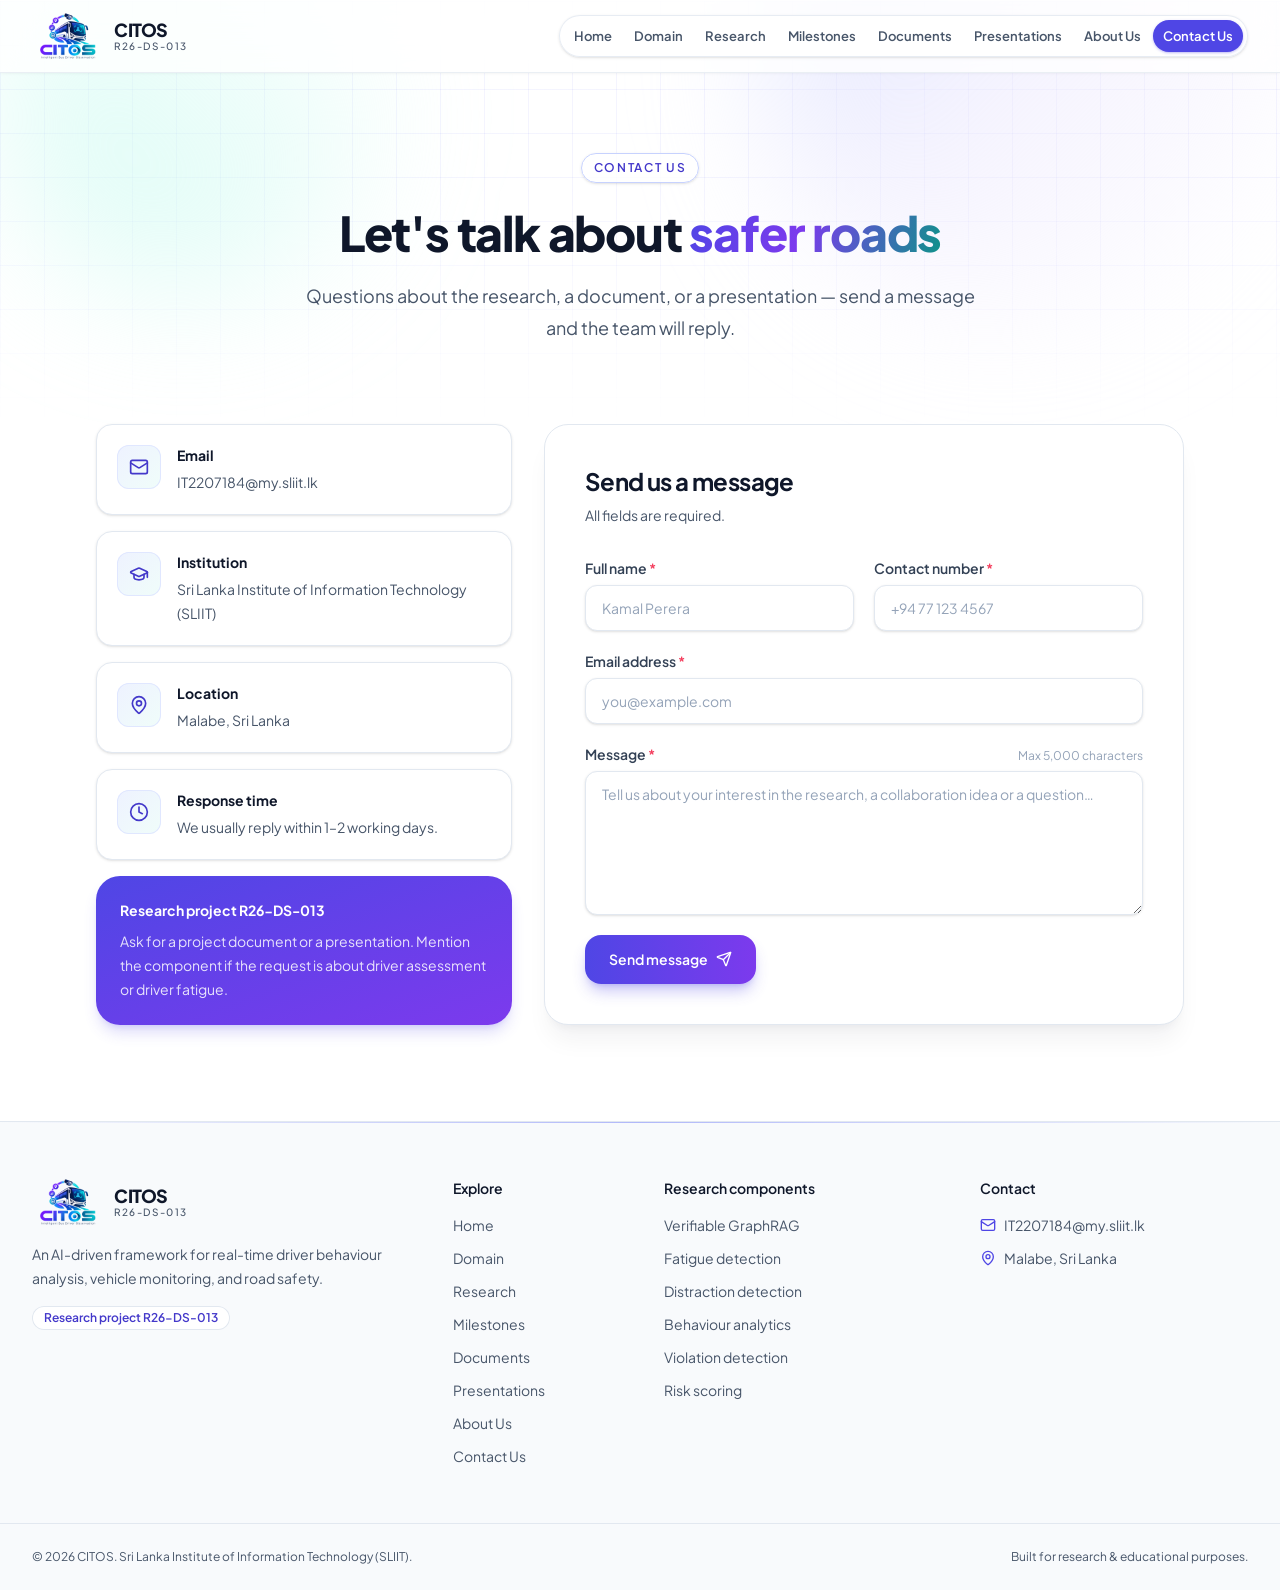
<file: contact.html>
<!doctype html>
<html lang="en">
<head>
  <meta charset="utf-8">
  <meta name="viewport" content="width=device-width, initial-scale=1">
  <title>Contact Us · CITOS</title>
  <meta name="description" content="Contact the CITOS research team about the project, documents, or presentations.">
  <meta name="keywords" content="driver monitoring, GraphRAG, fatigue detection, driver distraction, traffic violation detection, road safety, Sri Lanka, SLIIT research">
  <meta property="og:title" content="CITOS">
  <meta property="og:description" content="An AI-driven framework for real-time driver behaviour analysis, vehicle monitoring, and road safety.">
  <meta property="og:type" content="website">
  <link rel="icon" href="assets/images/logo.svg" type="image/svg+xml">
  <link rel="apple-touch-icon" href="assets/images/logo.png">
  <link rel="preconnect" href="https://fonts.googleapis.com">
  <link rel="preconnect" href="https://fonts.gstatic.com" crossorigin>
  <link rel="stylesheet" href="https://fonts.googleapis.com/css2?family=Geist+Mono:wght@400;500&amp;family=Plus+Jakarta+Sans:wght@400;500;600;700;800&amp;display=swap">
  <link rel="stylesheet" href="css/styles.css">
</head>
<body>
<a href="#main" class="skip-link">Skip to content</a>
<header class="site-header">
  <div class="container site-header__bar">
    <a href="index.html" class="logo" aria-label="CITOS home">
      <img src="assets/images/logo.png" alt="" width="72" height="48">
      <span class="logo__text">
        <span class="logo__name">CITOS</span>
        <span class="logo__tagline">R26-DS-013</span>
      </span>
    </a>
    <nav aria-label="Primary">
      <ul class="nav-pills"><li><a href="index.html">Home</a></li><li><a href="domain.html">Domain</a></li><li><a href="research.html">Research</a></li><li><a href="milestones.html">Milestones</a></li><li><a href="documents.html">Documents</a></li><li><a href="presentations.html">Presentations</a></li><li><a href="about.html">About Us</a></li><li><a href="contact.html" aria-current="page">Contact Us</a></li></ul>
    </nav>
    <button type="button" class="menu-toggle" popovertarget="mobile-nav" aria-controls="mobile-nav" aria-label="Toggle menu">
      <svg class="icon icon-open" xmlns="http://www.w3.org/2000/svg" viewBox="0 0 24 24" fill="none" stroke="currentColor" stroke-width="2" stroke-linecap="round" stroke-linejoin="round" aria-hidden="true"><path d="M4 5h16"/><path d="M4 12h16"/><path d="M4 19h16"/></svg><svg class="icon icon-close" xmlns="http://www.w3.org/2000/svg" viewBox="0 0 24 24" fill="none" stroke="currentColor" stroke-width="2" stroke-linecap="round" stroke-linejoin="round" aria-hidden="true"><path d="M18 6 6 18"/><path d="m6 6 12 12"/></svg>
    </button>
  </div>
  <nav id="mobile-nav" class="mobile-nav" popover aria-label="Mobile">
    <ul class="container"><li><a href="index.html">Home</a></li><li><a href="domain.html">Domain</a></li><li><a href="research.html">Research</a></li><li><a href="milestones.html">Milestones</a></li><li><a href="documents.html">Documents</a></li><li><a href="presentations.html">Presentations</a></li><li><a href="about.html">About Us</a></li><li><a href="contact.html" aria-current="page">Contact Us</a></li></ul>
  </nav>
</header>
<main id="main">
<section class="page-hero">
  <div class="decor decor--fill bg-grid mask-fade-b"></div>
  <div class="decor blob page-hero__blob-right"></div>
  <div class="decor blob page-hero__blob-left"></div>
  <div class="page-hero__inner">
    <span class="badge badge--caps">Contact us</span>
    <h1>Let&#x27;s talk about <span class="text-gradient">safer roads</span></h1>
    <p>Questions about the research, a document, or a presentation — send a message and the team will reply.</p>
    
  </div>
</section>

<section class="pb-24">
  <div class="container container--6xl grid" style="--lg: 5; --gap: 2rem">
    <aside class="stack" style="--span-lg: 2; --space: 1rem">
      <div class="card card--2xl contact-detail lift reveal" style="--delay: 0ms">
          <span class="soft-icon"><svg class="icon" xmlns="http://www.w3.org/2000/svg" viewBox="0 0 24 24" fill="none" stroke="currentColor" stroke-width="2" stroke-linecap="round" stroke-linejoin="round" aria-hidden="true"><path d="m22 7-8.991 5.727a2 2 0 0 1-2.009 0L2 7"/><rect x="2" y="4" width="20" height="16" rx="2"/></svg></span>
          <div><strong>Email</strong><a href="mailto:IT2207184@my.sliit.lk">IT2207184@my.sliit.lk</a></div>
        </div><div class="card card--2xl contact-detail lift reveal" style="--delay: 70ms">
          <span class="soft-icon"><svg class="icon" xmlns="http://www.w3.org/2000/svg" viewBox="0 0 24 24" fill="none" stroke="currentColor" stroke-width="2" stroke-linecap="round" stroke-linejoin="round" aria-hidden="true"><path d="M21.42 10.922a1 1 0 0 0-.019-1.838L12.83 5.18a2 2 0 0 0-1.66 0L2.6 9.08a1 1 0 0 0 0 1.832l8.57 3.908a2 2 0 0 0 1.66 0z"/><path d="M22 10v6"/><path d="M6 12.5V16a6 3 0 0 0 12 0v-3.5"/></svg></span>
          <div><strong>Institution</strong><span>Sri Lanka Institute of Information Technology (SLIIT)</span></div>
        </div><div class="card card--2xl contact-detail lift reveal" style="--delay: 140ms">
          <span class="soft-icon"><svg class="icon" xmlns="http://www.w3.org/2000/svg" viewBox="0 0 24 24" fill="none" stroke="currentColor" stroke-width="2" stroke-linecap="round" stroke-linejoin="round" aria-hidden="true"><path d="M20 10c0 4.993-5.539 10.193-7.399 11.799a1 1 0 0 1-1.202 0C9.539 20.193 4 14.993 4 10a8 8 0 0 1 16 0"/><circle cx="12" cy="10" r="3"/></svg></span>
          <div><strong>Location</strong><span>Malabe, Sri Lanka</span></div>
        </div><div class="card card--2xl contact-detail lift reveal" style="--delay: 210ms">
          <span class="soft-icon"><svg class="icon" xmlns="http://www.w3.org/2000/svg" viewBox="0 0 24 24" fill="none" stroke="currentColor" stroke-width="2" stroke-linecap="round" stroke-linejoin="round" aria-hidden="true"><circle cx="12" cy="12" r="10"/><path d="M12 6v6l4 2"/></svg></span>
          <div><strong>Response time</strong><span>We usually reply within 1–2 working days.</span></div>
        </div>
      <div class="callout callout--gradient callout--lg">
        <p class="callout__title">Research project R26-DS-013</p>
        <p class="callout__text">Ask for a project document or a presentation. Mention the component if the request is about driver
          assessment or driver fatigue.</p>
      </div>
    </aside>

    <div class="form-card reveal" style="--span-lg: 3; --delay: 120ms">
      <h2 class="title-2xl">Send us a message</h2>
      <p>All fields are required.</p>

      <!-- contact.php redirects back with one of these fragments; :target shows the matching message. -->
      <div id="sent" class="form-result" role="status">
        <span class="form-result__icon"><svg class="icon" xmlns="http://www.w3.org/2000/svg" viewBox="0 0 24 24" fill="none" stroke="currentColor" stroke-width="2" stroke-linecap="round" stroke-linejoin="round" aria-hidden="true"><circle cx="12" cy="12" r="10"/><path d="m16 9-5.5 5.5L8 12"/></svg></span>
        <h3>Message sent!</h3>
        <p>Thanks for reaching out. We&#x27;ve sent a confirmation to your inbox and will reply soon.</p>
        <a href="contact.html#message-form" class="btn btn--lg btn--outline">Send another message</a>
      </div>
      <p id="send-error" class="form-alert" role="alert"><svg class="icon" xmlns="http://www.w3.org/2000/svg" viewBox="0 0 24 24" fill="none" stroke="currentColor" stroke-width="2" stroke-linecap="round" stroke-linejoin="round" aria-hidden="true"><circle cx="12" cy="12" r="10"/><line x1="12" x2="12" y1="8" y2="12"/><line x1="12" x2="12.01" y1="16" y2="16"/></svg><span>We couldn&#x27;t send your message right now. Please try again later.</span></p>
      <p id="send-invalid" class="form-alert" role="alert"><svg class="icon" xmlns="http://www.w3.org/2000/svg" viewBox="0 0 24 24" fill="none" stroke="currentColor" stroke-width="2" stroke-linecap="round" stroke-linejoin="round" aria-hidden="true"><circle cx="12" cy="12" r="10"/><line x1="12" x2="12" y1="8" y2="12"/><line x1="12" x2="12.01" y1="16" y2="16"/></svg><span>Some details were not valid. Please check each field and try again.</span></p>
      <p id="send-limit" class="form-alert" role="alert"><svg class="icon" xmlns="http://www.w3.org/2000/svg" viewBox="0 0 24 24" fill="none" stroke="currentColor" stroke-width="2" stroke-linecap="round" stroke-linejoin="round" aria-hidden="true"><circle cx="12" cy="12" r="10"/><line x1="12" x2="12" y1="8" y2="12"/><line x1="12" x2="12.01" y1="16" y2="16"/></svg><span>Too many messages. Please try again in a few minutes.</span></p>

      <form id="message-form" class="form" action="contact.php" method="post">
        <div class="form__row">
          <div class="field">
            <div class="field__head"><label for="name">Full name</label></div>
            <input class="input" id="name" name="name" type="text" autocomplete="name" placeholder="Kamal Perera"
                   required minlength="2" maxlength="100" aria-describedby="name-error">
            <p class="field__error" id="name-error">Please enter your full name.</p>
          </div>
          <div class="field">
            <div class="field__head"><label for="contactNo">Contact number</label></div>
            <input class="input" id="contactNo" name="contactNo" type="tel" autocomplete="tel" placeholder="+94 77 123 4567"
                   required pattern="\+?[0-9\s\-\(\)]{7,20}" aria-describedby="contactNo-error">
            <p class="field__error" id="contactNo-error">Please enter a valid phone number, e.g. +94 77 123 4567.</p>
          </div>
        </div>
        <div class="field">
          <div class="field__head"><label for="email">Email address</label></div>
          <input class="input" id="email" name="email" type="email" autocomplete="email" placeholder="you@example.com"
                 required maxlength="254" aria-describedby="email-error">
          <p class="field__error" id="email-error">Please enter a valid email address.</p>
        </div>
        <div class="field">
          <div class="field__head"><label for="message">Message</label><small>Max 5,000 characters</small></div>
          <textarea class="input" id="message" name="message" rows="6" placeholder="Tell us about your interest in the research, a collaboration idea or a question…"
                    required minlength="10" maxlength="5000" aria-describedby="message-error"></textarea>
          <p class="field__error" id="message-error">Your message should be at least 10 characters.</p>
        </div>
        <div>
          <button type="submit" class="btn-send">Send message <svg class="icon" xmlns="http://www.w3.org/2000/svg" viewBox="0 0 24 24" fill="none" stroke="currentColor" stroke-width="2" stroke-linecap="round" stroke-linejoin="round" aria-hidden="true"><path d="M14.536 21.686a.5.5 0 0 0 .937-.024l6.5-19a.496.496 0 0 0-.635-.635l-19 6.5a.5.5 0 0 0-.024.937l7.93 3.18a2 2 0 0 1 1.112 1.11z"/><path d="m21.854 2.147-10.94 10.939"/></svg></button>
        </div>
        <!-- Honeypot: invisible to people and screen readers. -->
        <div class="honeypot" aria-hidden="true">
          <label for="website">Website</label>
          <input id="website" name="website" type="text" tabindex="-1" autocomplete="off">
        </div>
      </form>
    </div>
  </div>
</section>
</main>
<footer class="site-footer">
  <div class="container grid site-footer__grid" style="--md: 12">
    <div class="site-footer__about" style="--span-md: 4">
      <a href="index.html" class="logo" aria-label="CITOS home">
      <img src="assets/images/logo.png" alt="" width="72" height="48">
      <span class="logo__text">
        <span class="logo__name">CITOS</span>
        <span class="logo__tagline">R26-DS-013</span>
      </span>
    </a>
      <p>An AI-driven framework for real-time driver behaviour analysis, vehicle monitoring, and road safety.</p>
      <p class="project-tag">Research project R26-DS-013</p>
    </div>
    <div style="--span-md: 2">
      <h3>Explore</h3>
      <ul class="footer-links"><li><a href="index.html">Home</a></li><li><a href="domain.html">Domain</a></li><li><a href="research.html">Research</a></li><li><a href="milestones.html">Milestones</a></li><li><a href="documents.html">Documents</a></li><li><a href="presentations.html">Presentations</a></li><li><a href="about.html">About Us</a></li><li><a href="contact.html">Contact Us</a></li></ul>
    </div>
    <div style="--span-md: 3">
      <h3>Research components</h3>
      <ul class="footer-links"><li><a href="research.html#graphrag">Verifiable GraphRAG</a></li><li><a href="research.html#fatigue">Fatigue detection</a></li><li><a href="research.html#distraction">Distraction detection</a></li><li><a href="research.html#behaviour">Behaviour analytics</a></li><li><a href="research.html#traffic">Violation detection</a></li><li><a href="research.html#scoring">Risk scoring</a></li></ul>
    </div>
    <div style="--span-md: 3">
      <h3>Contact</h3>
      <ul class="footer-links">
        <li><svg class="icon" xmlns="http://www.w3.org/2000/svg" viewBox="0 0 24 24" fill="none" stroke="currentColor" stroke-width="2" stroke-linecap="round" stroke-linejoin="round" aria-hidden="true"><path d="m22 7-8.991 5.727a2 2 0 0 1-2.009 0L2 7"/><rect x="2" y="4" width="20" height="16" rx="2"/></svg><a href="mailto:IT2207184@my.sliit.lk">IT2207184@my.sliit.lk</a></li>
        <li><svg class="icon" xmlns="http://www.w3.org/2000/svg" viewBox="0 0 24 24" fill="none" stroke="currentColor" stroke-width="2" stroke-linecap="round" stroke-linejoin="round" aria-hidden="true"><path d="M20 10c0 4.993-5.539 10.193-7.399 11.799a1 1 0 0 1-1.202 0C9.539 20.193 4 14.993 4 10a8 8 0 0 1 16 0"/><circle cx="12" cy="10" r="3"/></svg><span>Malabe, Sri Lanka</span></li>
      </ul>
    </div>
  </div>
  <div class="site-footer__bottom">
    <div class="container">
      <p>© 2026 CITOS. Sri Lanka Institute of Information Technology (SLIIT).</p>
      <p>Built for research &amp; educational purposes.</p>
    </div>
  </div>
</footer>
</body>
</html>
</file>
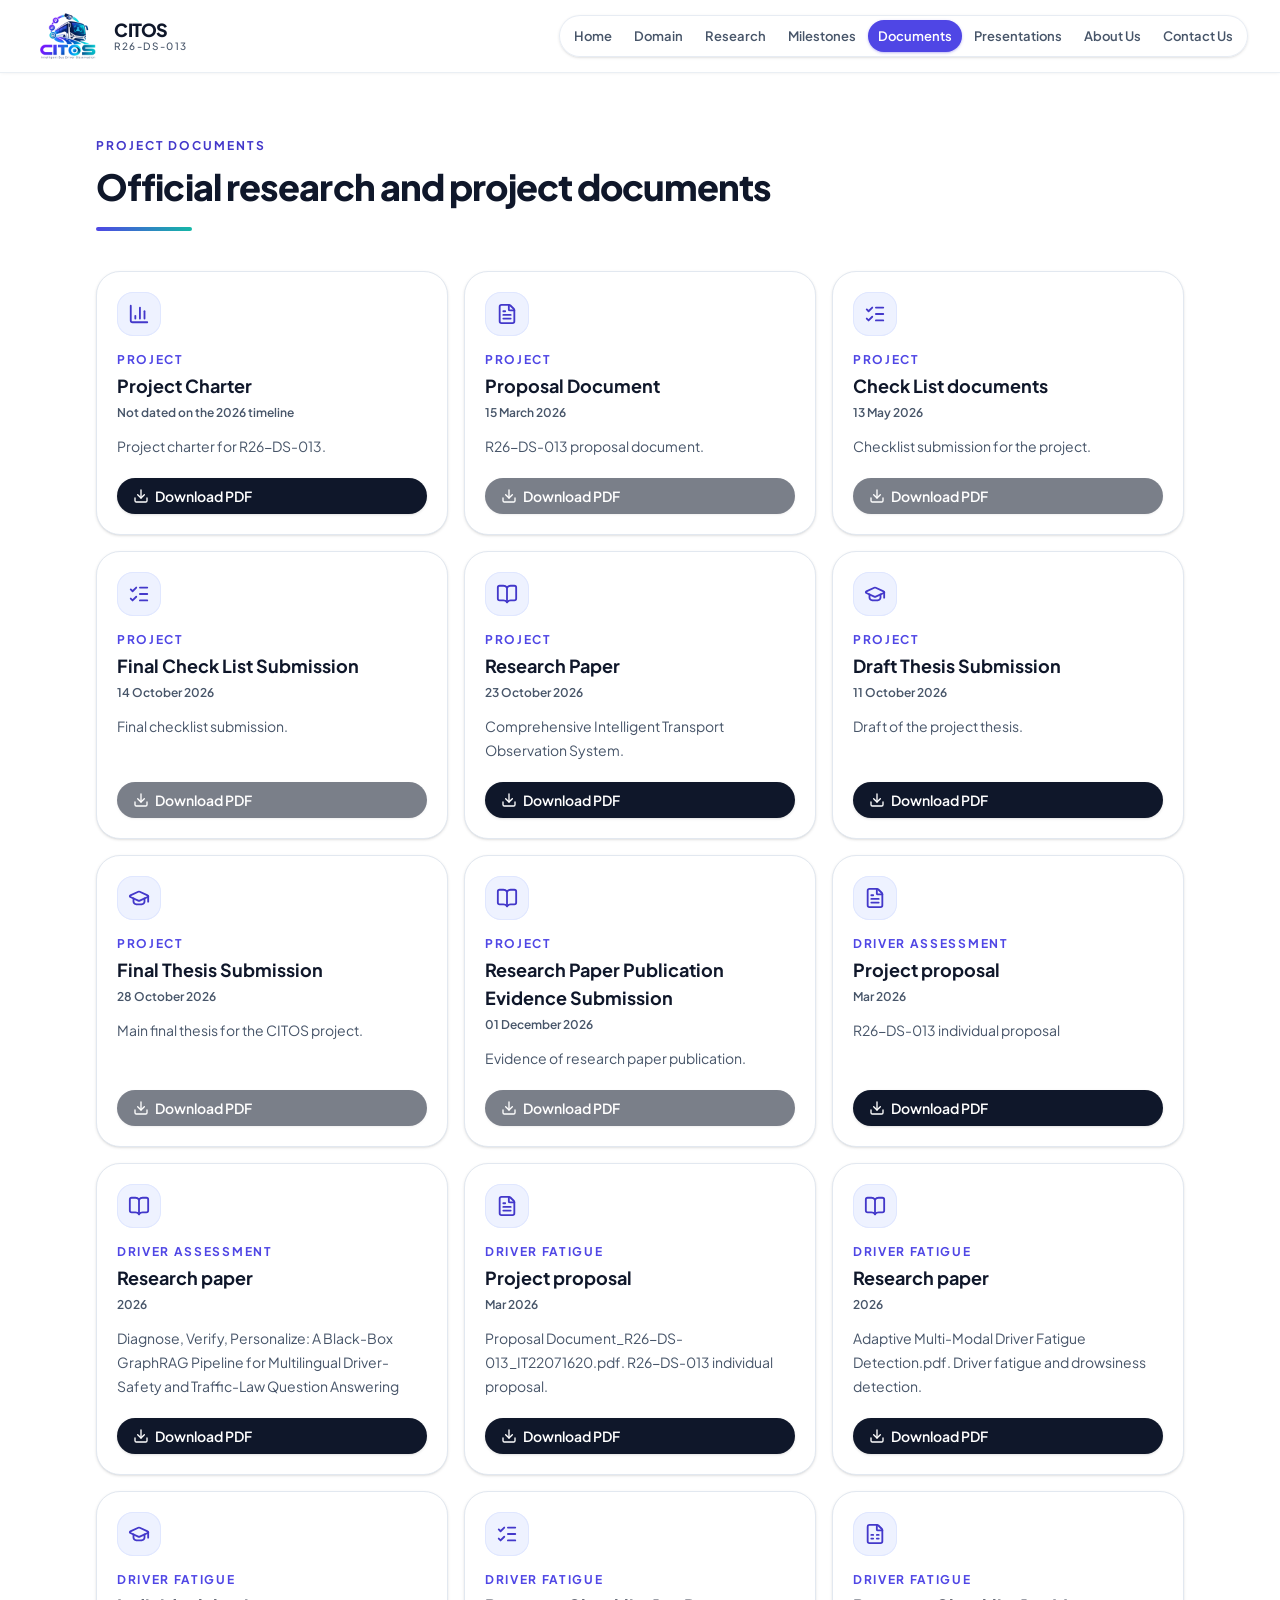
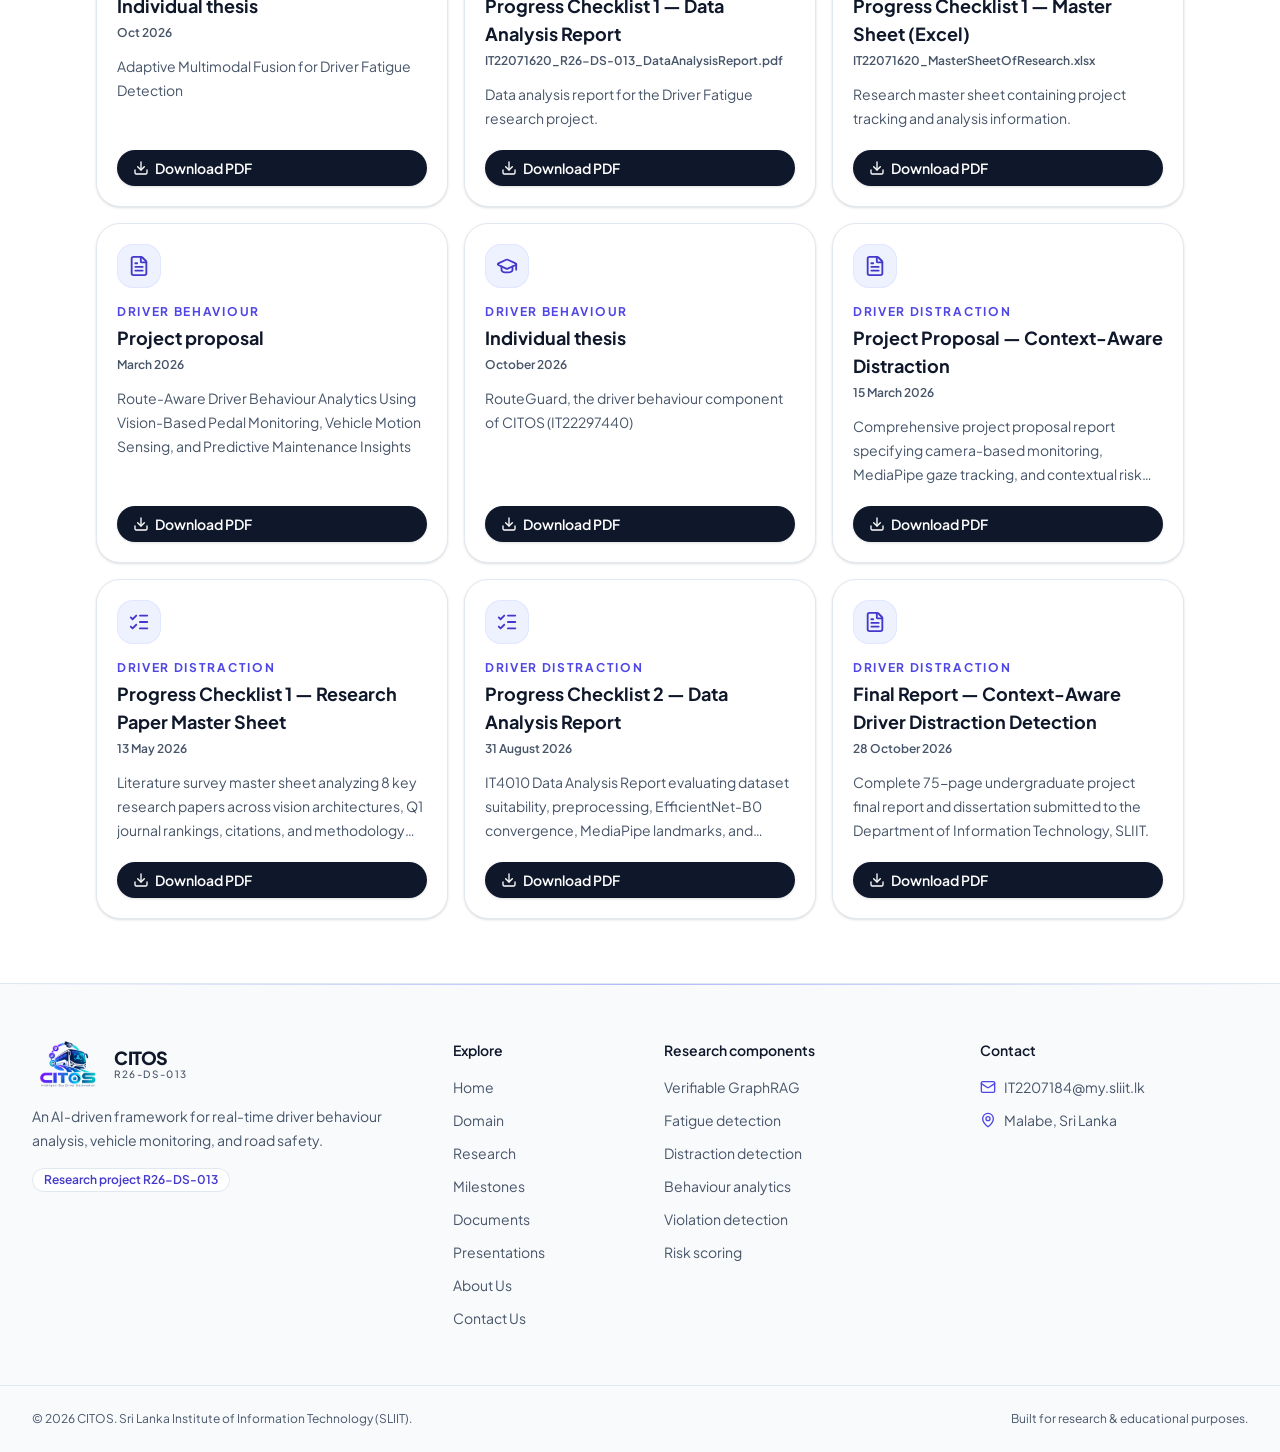
<file: documents.html>
<!doctype html>
<html lang="en">
<head>
  <meta charset="utf-8">
  <meta name="viewport" content="width=device-width, initial-scale=1">
  <title>Documents · CITOS</title>
  <meta name="description" content="Official CITOS project documents.">
  <meta name="keywords" content="driver monitoring, GraphRAG, fatigue detection, driver distraction, traffic violation detection, road safety, Sri Lanka, SLIIT research">
  <meta property="og:title" content="CITOS">
  <meta property="og:description" content="An AI-driven framework for real-time driver behaviour analysis, vehicle monitoring, and road safety.">
  <meta property="og:type" content="website">
  <link rel="icon" href="assets/images/logo.svg" type="image/svg+xml">
  <link rel="apple-touch-icon" href="assets/images/logo.png">
  <link rel="preconnect" href="https://fonts.googleapis.com">
  <link rel="preconnect" href="https://fonts.gstatic.com" crossorigin>
  <link rel="stylesheet" href="https://fonts.googleapis.com/css2?family=Geist+Mono:wght@400;500&amp;family=Plus+Jakarta+Sans:wght@400;500;600;700;800&amp;display=swap">
  <link rel="stylesheet" href="css/styles.css">
</head>
<body>
<a href="#main" class="skip-link">Skip to content</a>
<header class="site-header">
  <div class="container site-header__bar">
    <a href="index.html" class="logo" aria-label="CITOS home">
      <img src="assets/images/logo.png" alt="" width="72" height="48">
      <span class="logo__text">
        <span class="logo__name">CITOS</span>
        <span class="logo__tagline">R26-DS-013</span>
      </span>
    </a>
    <nav aria-label="Primary">
      <ul class="nav-pills"><li><a href="index.html">Home</a></li><li><a href="domain.html">Domain</a></li><li><a href="research.html">Research</a></li><li><a href="milestones.html">Milestones</a></li><li><a href="documents.html" aria-current="page">Documents</a></li><li><a href="presentations.html">Presentations</a></li><li><a href="about.html">About Us</a></li><li><a href="contact.html">Contact Us</a></li></ul>
    </nav>
    <button type="button" class="menu-toggle" popovertarget="mobile-nav" aria-controls="mobile-nav" aria-label="Toggle menu">
      <svg class="icon icon-open" xmlns="http://www.w3.org/2000/svg" viewBox="0 0 24 24" fill="none" stroke="currentColor" stroke-width="2" stroke-linecap="round" stroke-linejoin="round" aria-hidden="true"><path d="M4 5h16"/><path d="M4 12h16"/><path d="M4 19h16"/></svg><svg class="icon icon-close" xmlns="http://www.w3.org/2000/svg" viewBox="0 0 24 24" fill="none" stroke="currentColor" stroke-width="2" stroke-linecap="round" stroke-linejoin="round" aria-hidden="true"><path d="M18 6 6 18"/><path d="m6 6 12 12"/></svg>
    </button>
  </div>
  <nav id="mobile-nav" class="mobile-nav" popover aria-label="Mobile">
    <ul class="container"><li><a href="index.html">Home</a></li><li><a href="domain.html">Domain</a></li><li><a href="research.html">Research</a></li><li><a href="milestones.html">Milestones</a></li><li><a href="documents.html" aria-current="page">Documents</a></li><li><a href="presentations.html">Presentations</a></li><li><a href="about.html">About Us</a></li><li><a href="contact.html">Contact Us</a></li></ul>
  </nav>
</header>
<main id="main">
<section class="section--sm">
  <div class="container container--6xl">
    <p class="kicker-brand">Project documents</p>
    <h1 class="docs-title">Official research and project documents</h1>
    <span class="docs-rule"></span>
    <div class="grid mt-10" style="--sm: 2; --lg: 3; --gap: 1rem"><article class="card doc-tile lift reveal" style="--pad: 1.25rem; --delay: 0ms">
          <span class="soft-icon soft-icon--flip" style="--size: 2.75rem"><svg class="icon" xmlns="http://www.w3.org/2000/svg" viewBox="0 0 24 24" fill="none" stroke="currentColor" stroke-width="2" stroke-linecap="round" stroke-linejoin="round" aria-hidden="true"><path d="M3 3v16a2 2 0 0 0 2 2h16"/><path d="M18 17V9"/><path d="M13 17V5"/><path d="M8 17v-3"/></svg></span>
          <p class="overline mt-4">Project</p>
          <h2 class="title-lg mt-1">Project Charter</h2>
          <p class="doc-tile__date">Not dated on the 2026 timeline</p>
          <p class="card__text mt-3 clamp-3">Project charter for R26-DS-013.</p>
          <a href="https://mysliit-my.sharepoint.com/:b:/g/personal/it22071620_my_sliit_lk/IQA_yzExFmx_SLbBZWssDodvAfmF98TcGv5LbqjvHTMCRhs?e=dk9mo6" target="_blank" rel="noopener noreferrer" class="btn btn--dark btn--grow mt-5" aria-label="Download PDF: TAF_R26-DS-013.pdf (opens in OneDrive)"><svg class="icon" xmlns="http://www.w3.org/2000/svg" viewBox="0 0 24 24" fill="none" stroke="currentColor" stroke-width="2" stroke-linecap="round" stroke-linejoin="round" aria-hidden="true"><path d="M12 15V3"/><path d="M21 15v4a2 2 0 0 1-2 2H5a2 2 0 0 1-2-2v-4"/><path d="m7 10 5 5 5-5"/></svg>Download PDF</a>
        </article><article class="card doc-tile lift reveal" style="--pad: 1.25rem; --delay: 50ms">
          <span class="soft-icon soft-icon--flip" style="--size: 2.75rem"><svg class="icon" xmlns="http://www.w3.org/2000/svg" viewBox="0 0 24 24" fill="none" stroke="currentColor" stroke-width="2" stroke-linecap="round" stroke-linejoin="round" aria-hidden="true"><path d="M6 22a2 2 0 0 1-2-2V4a2 2 0 0 1 2-2h8a2.4 2.4 0 0 1 1.704.706l3.588 3.588A2.4 2.4 0 0 1 20 8v12a2 2 0 0 1-2 2z"/><path d="M14 2v5a1 1 0 0 0 1 1h5"/><path d="M10 9H8"/><path d="M16 13H8"/><path d="M16 17H8"/></svg></span>
          <p class="overline mt-4">Project</p>
          <h2 class="title-lg mt-1">Proposal Document</h2>
          <p class="doc-tile__date">15 March 2026</p>
          <p class="card__text mt-3 clamp-3">R26-DS-013 proposal document.</p>
          <button type="button" class="btn btn--dark btn--grow mt-5" disabled title="File not available yet"><svg class="icon" xmlns="http://www.w3.org/2000/svg" viewBox="0 0 24 24" fill="none" stroke="currentColor" stroke-width="2" stroke-linecap="round" stroke-linejoin="round" aria-hidden="true"><path d="M12 15V3"/><path d="M21 15v4a2 2 0 0 1-2 2H5a2 2 0 0 1-2-2v-4"/><path d="m7 10 5 5 5-5"/></svg>Download PDF</button>
        </article><article class="card doc-tile lift reveal" style="--pad: 1.25rem; --delay: 100ms">
          <span class="soft-icon soft-icon--flip" style="--size: 2.75rem"><svg class="icon" xmlns="http://www.w3.org/2000/svg" viewBox="0 0 24 24" fill="none" stroke="currentColor" stroke-width="2" stroke-linecap="round" stroke-linejoin="round" aria-hidden="true"><path d="M13 5h8"/><path d="M13 12h8"/><path d="M13 19h8"/><path d="m3 17 2 2 4-4"/><path d="m3 7 2 2 4-4"/></svg></span>
          <p class="overline mt-4">Project</p>
          <h2 class="title-lg mt-1">Check List documents</h2>
          <p class="doc-tile__date">13 May 2026</p>
          <p class="card__text mt-3 clamp-3">Checklist submission for the project.</p>
          <button type="button" class="btn btn--dark btn--grow mt-5" disabled title="File not available yet"><svg class="icon" xmlns="http://www.w3.org/2000/svg" viewBox="0 0 24 24" fill="none" stroke="currentColor" stroke-width="2" stroke-linecap="round" stroke-linejoin="round" aria-hidden="true"><path d="M12 15V3"/><path d="M21 15v4a2 2 0 0 1-2 2H5a2 2 0 0 1-2-2v-4"/><path d="m7 10 5 5 5-5"/></svg>Download PDF</button>
        </article><article class="card doc-tile lift reveal" style="--pad: 1.25rem; --delay: 150ms">
          <span class="soft-icon soft-icon--flip" style="--size: 2.75rem"><svg class="icon" xmlns="http://www.w3.org/2000/svg" viewBox="0 0 24 24" fill="none" stroke="currentColor" stroke-width="2" stroke-linecap="round" stroke-linejoin="round" aria-hidden="true"><path d="M13 5h8"/><path d="M13 12h8"/><path d="M13 19h8"/><path d="m3 17 2 2 4-4"/><path d="m3 7 2 2 4-4"/></svg></span>
          <p class="overline mt-4">Project</p>
          <h2 class="title-lg mt-1">Final Check List Submission</h2>
          <p class="doc-tile__date">14 October 2026</p>
          <p class="card__text mt-3 clamp-3">Final checklist submission.</p>
          <button type="button" class="btn btn--dark btn--grow mt-5" disabled title="File not available yet"><svg class="icon" xmlns="http://www.w3.org/2000/svg" viewBox="0 0 24 24" fill="none" stroke="currentColor" stroke-width="2" stroke-linecap="round" stroke-linejoin="round" aria-hidden="true"><path d="M12 15V3"/><path d="M21 15v4a2 2 0 0 1-2 2H5a2 2 0 0 1-2-2v-4"/><path d="m7 10 5 5 5-5"/></svg>Download PDF</button>
        </article><article class="card doc-tile lift reveal" style="--pad: 1.25rem; --delay: 200ms">
          <span class="soft-icon soft-icon--flip" style="--size: 2.75rem"><svg class="icon" xmlns="http://www.w3.org/2000/svg" viewBox="0 0 24 24" fill="none" stroke="currentColor" stroke-width="2" stroke-linecap="round" stroke-linejoin="round" aria-hidden="true"><path d="M12 5v16"/><path d="M20.001 19A2 2 0 0022 17V5a2 2 0 00-1.999-2L16 3.002A5 5 0 0012 5a5 5 0 00-4-2H4a2 2 0 00-2 2v12a2 2 0 001.999 2H8a5 5 0 014 2 5 5 0 014-2z"/></svg></span>
          <p class="overline mt-4">Project</p>
          <h2 class="title-lg mt-1">Research Paper</h2>
          <p class="doc-tile__date">23 October 2026</p>
          <p class="card__text mt-3 clamp-3">Comprehensive Intelligent Transport Observation System.</p>
          <a href="https://mysliit-my.sharepoint.com/:b:/g/personal/it22071620_my_sliit_lk/IQDoJrMcuST9RbGJUc2wETC9AfTn1GITPcfJ8Reb2nWvxBQ?e=470DJt" target="_blank" rel="noopener noreferrer" class="btn btn--dark btn--grow mt-5" aria-label="Download PDF: Comprehensive Intelligent Transport Observation System.pdf (opens in OneDrive)"><svg class="icon" xmlns="http://www.w3.org/2000/svg" viewBox="0 0 24 24" fill="none" stroke="currentColor" stroke-width="2" stroke-linecap="round" stroke-linejoin="round" aria-hidden="true"><path d="M12 15V3"/><path d="M21 15v4a2 2 0 0 1-2 2H5a2 2 0 0 1-2-2v-4"/><path d="m7 10 5 5 5-5"/></svg>Download PDF</a>
        </article><article class="card doc-tile lift reveal" style="--pad: 1.25rem; --delay: 250ms">
          <span class="soft-icon soft-icon--flip" style="--size: 2.75rem"><svg class="icon" xmlns="http://www.w3.org/2000/svg" viewBox="0 0 24 24" fill="none" stroke="currentColor" stroke-width="2" stroke-linecap="round" stroke-linejoin="round" aria-hidden="true"><path d="M21.42 10.922a1 1 0 0 0-.019-1.838L12.83 5.18a2 2 0 0 0-1.66 0L2.6 9.08a1 1 0 0 0 0 1.832l8.57 3.908a2 2 0 0 0 1.66 0z"/><path d="M22 10v6"/><path d="M6 12.5V16a6 3 0 0 0 12 0v-3.5"/></svg></span>
          <p class="overline mt-4">Project</p>
          <h2 class="title-lg mt-1">Draft Thesis Submission</h2>
          <p class="doc-tile__date">11 October 2026</p>
          <p class="card__text mt-3 clamp-3">Draft of the project thesis.</p>
          <a href="https://mysliit-my.sharepoint.com/:b:/g/personal/it22071620_my_sliit_lk/IQA-9oSGGjkOTLJcGd52PQcUAT03_4XL1CxDEfGqEPQmPFg?e=r7Wiyg" target="_blank" rel="noopener noreferrer" class="btn btn--dark btn--grow mt-5" aria-label="Download PDF: R26-DS-013_DRAFT.pdf (opens in OneDrive)"><svg class="icon" xmlns="http://www.w3.org/2000/svg" viewBox="0 0 24 24" fill="none" stroke="currentColor" stroke-width="2" stroke-linecap="round" stroke-linejoin="round" aria-hidden="true"><path d="M12 15V3"/><path d="M21 15v4a2 2 0 0 1-2 2H5a2 2 0 0 1-2-2v-4"/><path d="m7 10 5 5 5-5"/></svg>Download PDF</a>
        </article><article class="card doc-tile lift reveal" style="--pad: 1.25rem; --delay: 300ms">
          <span class="soft-icon soft-icon--flip" style="--size: 2.75rem"><svg class="icon" xmlns="http://www.w3.org/2000/svg" viewBox="0 0 24 24" fill="none" stroke="currentColor" stroke-width="2" stroke-linecap="round" stroke-linejoin="round" aria-hidden="true"><path d="M21.42 10.922a1 1 0 0 0-.019-1.838L12.83 5.18a2 2 0 0 0-1.66 0L2.6 9.08a1 1 0 0 0 0 1.832l8.57 3.908a2 2 0 0 0 1.66 0z"/><path d="M22 10v6"/><path d="M6 12.5V16a6 3 0 0 0 12 0v-3.5"/></svg></span>
          <p class="overline mt-4">Project</p>
          <h2 class="title-lg mt-1">Final Thesis Submission</h2>
          <p class="doc-tile__date">28 October 2026</p>
          <p class="card__text mt-3 clamp-3">Main final thesis for the CITOS project.</p>
          <button type="button" class="btn btn--dark btn--grow mt-5" disabled title="File not available yet"><svg class="icon" xmlns="http://www.w3.org/2000/svg" viewBox="0 0 24 24" fill="none" stroke="currentColor" stroke-width="2" stroke-linecap="round" stroke-linejoin="round" aria-hidden="true"><path d="M12 15V3"/><path d="M21 15v4a2 2 0 0 1-2 2H5a2 2 0 0 1-2-2v-4"/><path d="m7 10 5 5 5-5"/></svg>Download PDF</button>
        </article><article class="card doc-tile lift reveal" style="--pad: 1.25rem; --delay: 350ms">
          <span class="soft-icon soft-icon--flip" style="--size: 2.75rem"><svg class="icon" xmlns="http://www.w3.org/2000/svg" viewBox="0 0 24 24" fill="none" stroke="currentColor" stroke-width="2" stroke-linecap="round" stroke-linejoin="round" aria-hidden="true"><path d="M12 5v16"/><path d="M20.001 19A2 2 0 0022 17V5a2 2 0 00-1.999-2L16 3.002A5 5 0 0012 5a5 5 0 00-4-2H4a2 2 0 00-2 2v12a2 2 0 001.999 2H8a5 5 0 014 2 5 5 0 014-2z"/></svg></span>
          <p class="overline mt-4">Project</p>
          <h2 class="title-lg mt-1">Research Paper Publication Evidence Submission</h2>
          <p class="doc-tile__date">01 December 2026</p>
          <p class="card__text mt-3 clamp-3">Evidence of research paper publication.</p>
          <button type="button" class="btn btn--dark btn--grow mt-5" disabled title="File not available yet"><svg class="icon" xmlns="http://www.w3.org/2000/svg" viewBox="0 0 24 24" fill="none" stroke="currentColor" stroke-width="2" stroke-linecap="round" stroke-linejoin="round" aria-hidden="true"><path d="M12 15V3"/><path d="M21 15v4a2 2 0 0 1-2 2H5a2 2 0 0 1-2-2v-4"/><path d="m7 10 5 5 5-5"/></svg>Download PDF</button>
        </article><article class="card doc-tile lift reveal" style="--pad: 1.25rem; --delay: 400ms">
          <span class="soft-icon soft-icon--flip" style="--size: 2.75rem"><svg class="icon" xmlns="http://www.w3.org/2000/svg" viewBox="0 0 24 24" fill="none" stroke="currentColor" stroke-width="2" stroke-linecap="round" stroke-linejoin="round" aria-hidden="true"><path d="M6 22a2 2 0 0 1-2-2V4a2 2 0 0 1 2-2h8a2.4 2.4 0 0 1 1.704.706l3.588 3.588A2.4 2.4 0 0 1 20 8v12a2 2 0 0 1-2 2z"/><path d="M14 2v5a1 1 0 0 0 1 1h5"/><path d="M10 9H8"/><path d="M16 13H8"/><path d="M16 17H8"/></svg></span>
          <p class="overline mt-4">Driver assessment</p>
          <h2 class="title-lg mt-1">Project proposal</h2>
          <p class="doc-tile__date">Mar 2026</p>
          <p class="card__text mt-3 clamp-3">R26-DS-013 individual proposal</p>
          <a href="https://storage.googleapis.com/citos-portfolio/saiful/Proposal%20Document_R26-DS-013_IT22071484.pdf" target="_blank" rel="noopener noreferrer" download class="btn btn--dark btn--grow mt-5"><svg class="icon" xmlns="http://www.w3.org/2000/svg" viewBox="0 0 24 24" fill="none" stroke="currentColor" stroke-width="2" stroke-linecap="round" stroke-linejoin="round" aria-hidden="true"><path d="M12 15V3"/><path d="M21 15v4a2 2 0 0 1-2 2H5a2 2 0 0 1-2-2v-4"/><path d="m7 10 5 5 5-5"/></svg>Download PDF</a>
        </article><article class="card doc-tile lift reveal" style="--pad: 1.25rem; --delay: 450ms">
          <span class="soft-icon soft-icon--flip" style="--size: 2.75rem"><svg class="icon" xmlns="http://www.w3.org/2000/svg" viewBox="0 0 24 24" fill="none" stroke="currentColor" stroke-width="2" stroke-linecap="round" stroke-linejoin="round" aria-hidden="true"><path d="M12 5v16"/><path d="M20.001 19A2 2 0 0022 17V5a2 2 0 00-1.999-2L16 3.002A5 5 0 0012 5a5 5 0 00-4-2H4a2 2 0 00-2 2v12a2 2 0 001.999 2H8a5 5 0 014 2 5 5 0 014-2z"/></svg></span>
          <p class="overline mt-4">Driver assessment</p>
          <h2 class="title-lg mt-1">Research paper</h2>
          <p class="doc-tile__date">2026</p>
          <p class="card__text mt-3 clamp-3">Diagnose, Verify, Personalize: A Black-Box GraphRAG Pipeline for Multilingual Driver-Safety and Traffic-Law Question Answering</p>
          <a href="https://storage.googleapis.com/citos-portfolio/saiful/Diagnose%20Verify%20Personalize%20A%20Black-Box%20GraphRAG%20Pipeline%20for%20Multilingual%20Driver-Safety%20and%20Traffic-Law%20Question%20Answering.pdf" target="_blank" rel="noopener noreferrer" download class="btn btn--dark btn--grow mt-5"><svg class="icon" xmlns="http://www.w3.org/2000/svg" viewBox="0 0 24 24" fill="none" stroke="currentColor" stroke-width="2" stroke-linecap="round" stroke-linejoin="round" aria-hidden="true"><path d="M12 15V3"/><path d="M21 15v4a2 2 0 0 1-2 2H5a2 2 0 0 1-2-2v-4"/><path d="m7 10 5 5 5-5"/></svg>Download PDF</a>
        </article><article class="card doc-tile lift reveal" style="--pad: 1.25rem; --delay: 550ms">
          <span class="soft-icon soft-icon--flip" style="--size: 2.75rem"><svg class="icon" xmlns="http://www.w3.org/2000/svg" viewBox="0 0 24 24" fill="none" stroke="currentColor" stroke-width="2" stroke-linecap="round" stroke-linejoin="round" aria-hidden="true"><path d="M6 22a2 2 0 0 1-2-2V4a2 2 0 0 1 2-2h8a2.4 2.4 0 0 1 1.704.706l3.588 3.588A2.4 2.4 0 0 1 20 8v12a2 2 0 0 1-2 2z"/><path d="M14 2v5a1 1 0 0 0 1 1h5"/><path d="M10 9H8"/><path d="M16 13H8"/><path d="M16 17H8"/></svg></span>
          <p class="overline mt-4">Driver fatigue</p>
          <h2 class="title-lg mt-1">Project proposal</h2>
          <p class="doc-tile__date">Mar 2026</p>
          <p class="card__text mt-3 clamp-3">Proposal Document_R26-DS-013_IT22071620.pdf. R26-DS-013 individual proposal.</p>
          <a href="https://mysliit-my.sharepoint.com/:b:/g/personal/it22071620_my_sliit_lk/IQAu3mCBD6QITq8WjjVFY3d_AVU6n71kkDacqZYb2e8x1yc?e=A7HecT" target="_blank" rel="noopener noreferrer" class="btn btn--dark btn--grow mt-5" aria-label="Download PDF: driver fatigue project proposal (opens in a new tab)"><svg class="icon" xmlns="http://www.w3.org/2000/svg" viewBox="0 0 24 24" fill="none" stroke="currentColor" stroke-width="2" stroke-linecap="round" stroke-linejoin="round" aria-hidden="true"><path d="M12 15V3"/><path d="M21 15v4a2 2 0 0 1-2 2H5a2 2 0 0 1-2-2v-4"/><path d="m7 10 5 5 5-5"/></svg>Download PDF</a>
        </article><article class="card doc-tile lift reveal" style="--pad: 1.25rem; --delay: 600ms">
          <span class="soft-icon soft-icon--flip" style="--size: 2.75rem"><svg class="icon" xmlns="http://www.w3.org/2000/svg" viewBox="0 0 24 24" fill="none" stroke="currentColor" stroke-width="2" stroke-linecap="round" stroke-linejoin="round" aria-hidden="true"><path d="M12 5v16"/><path d="M20.001 19A2 2 0 0022 17V5a2 2 0 00-1.999-2L16 3.002A5 5 0 0012 5a5 5 0 00-4-2H4a2 2 0 00-2 2v12a2 2 0 001.999 2H8a5 5 0 014 2 5 5 0 014-2z"/></svg></span>
          <p class="overline mt-4">Driver fatigue</p>
          <h2 class="title-lg mt-1">Research paper</h2>
          <p class="doc-tile__date">2026</p>
          <p class="card__text mt-3 clamp-3">Adaptive Multi-Modal Driver Fatigue Detection.pdf. Driver fatigue and drowsiness detection.</p>
          <a href="https://mysliit-my.sharepoint.com/:b:/g/personal/it22071620_my_sliit_lk/IQCtLViujItDSYJq6K3BEraQAQvDiqnXYkB6dyUJQmw0BDY?e=ZNKXkP" target="_blank" rel="noopener noreferrer" class="btn btn--dark btn--grow mt-5" aria-label="Download PDF: driver fatigue research paper (opens in a new tab)"><svg class="icon" xmlns="http://www.w3.org/2000/svg" viewBox="0 0 24 24" fill="none" stroke="currentColor" stroke-width="2" stroke-linecap="round" stroke-linejoin="round" aria-hidden="true"><path d="M12 15V3"/><path d="M21 15v4a2 2 0 0 1-2 2H5a2 2 0 0 1-2-2v-4"/><path d="m7 10 5 5 5-5"/></svg>Download PDF</a>
        </article><article class="card doc-tile lift reveal" style="--pad: 1.25rem; --delay: 650ms">
          <span class="soft-icon soft-icon--flip" style="--size: 2.75rem"><svg class="icon" xmlns="http://www.w3.org/2000/svg" viewBox="0 0 24 24" fill="none" stroke="currentColor" stroke-width="2" stroke-linecap="round" stroke-linejoin="round" aria-hidden="true"><path d="M21.42 10.922a1 1 0 0 0-.019-1.838L12.83 5.18a2 2 0 0 0-1.66 0L2.6 9.08a1 1 0 0 0 0 1.832l8.57 3.908a2 2 0 0 0 1.66 0z"/><path d="M22 10v6"/><path d="M6 12.5V16a6 3 0 0 0 12 0v-3.5"/></svg></span>
          <p class="overline mt-4">Driver fatigue</p>
          <h2 class="title-lg mt-1">Individual thesis</h2>
          <p class="doc-tile__date">Oct 2026</p>
          <p class="card__text mt-3 clamp-3">Adaptive Multimodal Fusion for Driver Fatigue Detection</p>
          <a href="https://mysliit-my.sharepoint.com/:b:/g/personal/it22071620_my_sliit_lk/IQBCDJvQ3-P5SZziDyfJJvcyATAcSRWbzwrvY6J0O9ATrcI?e=GDFW22" target="_blank" rel="noopener noreferrer" class="btn btn--dark btn--grow mt-5" aria-label="Download PDF: driver fatigue individual thesis (opens in a new tab)"><svg class="icon" xmlns="http://www.w3.org/2000/svg" viewBox="0 0 24 24" fill="none" stroke="currentColor" stroke-width="2" stroke-linecap="round" stroke-linejoin="round" aria-hidden="true"><path d="M12 15V3"/><path d="M21 15v4a2 2 0 0 1-2 2H5a2 2 0 0 1-2-2v-4"/><path d="m7 10 5 5 5-5"/></svg>Download PDF</a>
        </article><article class="card doc-tile lift reveal" style="--pad: 1.25rem; --delay: 700ms">
          <span class="soft-icon soft-icon--flip" style="--size: 2.75rem"><svg class="icon" xmlns="http://www.w3.org/2000/svg" viewBox="0 0 24 24" fill="none" stroke="currentColor" stroke-width="2" stroke-linecap="round" stroke-linejoin="round" aria-hidden="true"><path d="M13 5h8"/><path d="M13 12h8"/><path d="M13 19h8"/><path d="m3 17 2 2 4-4"/><path d="m3 7 2 2 4-4"/></svg></span>
          <p class="overline mt-4">Driver fatigue</p>
          <h2 class="title-lg mt-1">Progress Checklist 1 — Data Analysis Report</h2>
          <p class="doc-tile__date">IT22071620_R26-DS-013_DataAnalysisReport.pdf</p>
          <p class="card__text mt-3 clamp-3">Data analysis report for the Driver Fatigue research project.</p>
          <a href="https://mysliit-my.sharepoint.com/:b:/g/personal/it22071620_my_sliit_lk/IQA8H7cSki2iTZPqmFdbumWOAdcybB9bSmT-KA1atxWHvGA?e=JvwGcC" target="_blank" rel="noopener noreferrer" class="btn btn--dark btn--grow mt-5" aria-label="Download PDF: Progress Checklist 1, Data Analysis Report (opens in a new tab)"><svg class="icon" xmlns="http://www.w3.org/2000/svg" viewBox="0 0 24 24" fill="none" stroke="currentColor" stroke-width="2" stroke-linecap="round" stroke-linejoin="round" aria-hidden="true"><path d="M12 15V3"/><path d="M21 15v4a2 2 0 0 1-2 2H5a2 2 0 0 1-2-2v-4"/><path d="m7 10 5 5 5-5"/></svg>Download PDF</a>
        </article><article class="card doc-tile lift reveal" style="--pad: 1.25rem; --delay: 750ms">
          <span class="soft-icon soft-icon--flip" style="--size: 2.75rem"><svg class="icon" xmlns="http://www.w3.org/2000/svg" viewBox="0 0 24 24" fill="none" stroke="currentColor" stroke-width="2" stroke-linecap="round" stroke-linejoin="round" aria-hidden="true"><path d="M6 22a2 2 0 0 1-2-2V4a2 2 0 0 1 2-2h8a2.4 2.4 0 0 1 1.704.706l3.588 3.588A2.4 2.4 0 0 1 20 8v12a2 2 0 0 1-2 2z"/><path d="M14 2v5a1 1 0 0 0 1 1h5"/><path d="M8 13h2"/><path d="M14 13h2"/><path d="M8 17h2"/><path d="M14 17h2"/></svg></span>
          <p class="overline mt-4">Driver fatigue</p>
          <h2 class="title-lg mt-1">Progress Checklist 1 — Master Sheet (Excel)</h2>
          <p class="doc-tile__date">IT22071620_MasterSheetOfResearch.xlsx</p>
          <p class="card__text mt-3 clamp-3">Research master sheet containing project tracking and analysis information.</p>
          <a href="https://mysliit-my.sharepoint.com/:x:/g/personal/it22071620_my_sliit_lk/IQAO8h4s0D9BS5x88Sv7585yAUVfX_Mt2vOei31o0-hwjJ4?e=u6s47Y" target="_blank" rel="noopener noreferrer" class="btn btn--dark btn--grow mt-5" aria-label="Download PDF: Progress Checklist 1, Master Sheet. Opens the Excel workbook in OneDrive."><svg class="icon" xmlns="http://www.w3.org/2000/svg" viewBox="0 0 24 24" fill="none" stroke="currentColor" stroke-width="2" stroke-linecap="round" stroke-linejoin="round" aria-hidden="true"><path d="M12 15V3"/><path d="M21 15v4a2 2 0 0 1-2 2H5a2 2 0 0 1-2-2v-4"/><path d="m7 10 5 5 5-5"/></svg>Download PDF</a>
        </article><article class="card doc-tile lift reveal" style="--pad: 1.25rem; --delay: 800ms">
          <span class="soft-icon soft-icon--flip" style="--size: 2.75rem"><svg class="icon" xmlns="http://www.w3.org/2000/svg" viewBox="0 0 24 24" fill="none" stroke="currentColor" stroke-width="2" stroke-linecap="round" stroke-linejoin="round" aria-hidden="true"><path d="M6 22a2 2 0 0 1-2-2V4a2 2 0 0 1 2-2h8a2.4 2.4 0 0 1 1.704.706l3.588 3.588A2.4 2.4 0 0 1 20 8v12a2 2 0 0 1-2 2z"/><path d="M14 2v5a1 1 0 0 0 1 1h5"/><path d="M10 9H8"/><path d="M16 13H8"/><path d="M16 17H8"/></svg></span>
          <p class="overline mt-4">Driver behaviour</p>
          <h2 class="title-lg mt-1">Project proposal</h2>
          <p class="doc-tile__date">March 2026</p>
          <p class="card__text mt-3 clamp-3">Route-Aware Driver Behaviour Analytics Using Vision-Based Pedal Monitoring, Vehicle Motion Sensing, and Predictive Maintenance Insights</p>
          <a href="https://storage.googleapis.com/citos-portfolio/harry/IT22297440-project-proposal.pdf" target="_blank" rel="noopener noreferrer" download class="btn btn--dark btn--grow mt-5"><svg class="icon" xmlns="http://www.w3.org/2000/svg" viewBox="0 0 24 24" fill="none" stroke="currentColor" stroke-width="2" stroke-linecap="round" stroke-linejoin="round" aria-hidden="true"><path d="M12 15V3"/><path d="M21 15v4a2 2 0 0 1-2 2H5a2 2 0 0 1-2-2v-4"/><path d="m7 10 5 5 5-5"/></svg>Download PDF</a>
        </article><article class="card doc-tile lift reveal" style="--pad: 1.25rem; --delay: 850ms">
          <span class="soft-icon soft-icon--flip" style="--size: 2.75rem"><svg class="icon" xmlns="http://www.w3.org/2000/svg" viewBox="0 0 24 24" fill="none" stroke="currentColor" stroke-width="2" stroke-linecap="round" stroke-linejoin="round" aria-hidden="true"><path d="M21.42 10.922a1 1 0 0 0-.019-1.838L12.83 5.18a2 2 0 0 0-1.66 0L2.6 9.08a1 1 0 0 0 0 1.832l8.57 3.908a2 2 0 0 0 1.66 0z"/><path d="M22 10v6"/><path d="M6 12.5V16a6 3 0 0 0 12 0v-3.5"/></svg></span>
          <p class="overline mt-4">Driver behaviour</p>
          <h2 class="title-lg mt-1">Individual thesis</h2>
          <p class="doc-tile__date">October 2026</p>
          <p class="card__text mt-3 clamp-3">RouteGuard, the driver behaviour component of CITOS (IT22297440)</p>
          <a href="https://storage.googleapis.com/citos-portfolio/harry/IT22297440-individual-thesis.pdf" target="_blank" rel="noopener noreferrer" download class="btn btn--dark btn--grow mt-5"><svg class="icon" xmlns="http://www.w3.org/2000/svg" viewBox="0 0 24 24" fill="none" stroke="currentColor" stroke-width="2" stroke-linecap="round" stroke-linejoin="round" aria-hidden="true"><path d="M12 15V3"/><path d="M21 15v4a2 2 0 0 1-2 2H5a2 2 0 0 1-2-2v-4"/><path d="m7 10 5 5 5-5"/></svg>Download PDF</a>
        </article><article class="card doc-tile lift reveal" style="--pad: 1.25rem; --delay: 900ms">
          <span class="soft-icon soft-icon--flip" style="--size: 2.75rem"><svg class="icon" xmlns="http://www.w3.org/2000/svg" viewBox="0 0 24 24" fill="none" stroke="currentColor" stroke-width="2" stroke-linecap="round" stroke-linejoin="round" aria-hidden="true"><path d="M6 22a2 2 0 0 1-2-2V4a2 2 0 0 1 2-2h8a2.4 2.4 0 0 1 1.704.706l3.588 3.588A2.4 2.4 0 0 1 20 8v12a2 2 0 0 1-2 2z"/><path d="M14 2v5a1 1 0 0 0 1 1h5"/><path d="M10 9H8"/><path d="M16 13H8"/><path d="M16 17H8"/></svg></span>
          <p class="overline mt-4">Driver distraction</p>
          <h2 class="title-lg mt-1">Project Proposal — Context-Aware Distraction</h2>
          <p class="doc-tile__date">15 March 2026</p>
          <p class="card__text mt-3 clamp-3">Comprehensive project proposal report specifying camera-based monitoring, MediaPipe gaze tracking, and contextual risk assessment.</p>
          <a href="https://storage.googleapis.com/citos-portfolio/kauz/project-proposal-driver-distraction.pdf" target="_blank" rel="noopener noreferrer" download class="btn btn--dark btn--grow mt-5"><svg class="icon" xmlns="http://www.w3.org/2000/svg" viewBox="0 0 24 24" fill="none" stroke="currentColor" stroke-width="2" stroke-linecap="round" stroke-linejoin="round" aria-hidden="true"><path d="M12 15V3"/><path d="M21 15v4a2 2 0 0 1-2 2H5a2 2 0 0 1-2-2v-4"/><path d="m7 10 5 5 5-5"/></svg>Download PDF</a>
        </article><article class="card doc-tile lift reveal" style="--pad: 1.25rem; --delay: 950ms">
          <span class="soft-icon soft-icon--flip" style="--size: 2.75rem"><svg class="icon" xmlns="http://www.w3.org/2000/svg" viewBox="0 0 24 24" fill="none" stroke="currentColor" stroke-width="2" stroke-linecap="round" stroke-linejoin="round" aria-hidden="true"><path d="M13 5h8"/><path d="M13 12h8"/><path d="M13 19h8"/><path d="m3 17 2 2 4-4"/><path d="m3 7 2 2 4-4"/></svg></span>
          <p class="overline mt-4">Driver distraction</p>
          <h2 class="title-lg mt-1">Progress Checklist 1 — Research Paper Master Sheet</h2>
          <p class="doc-tile__date">13 May 2026</p>
          <p class="card__text mt-3 clamp-3">Literature survey master sheet analyzing 8 key research papers across vision architectures, Q1 journal rankings, citations, and methodology reviews.</p>
          <a href="https://storage.googleapis.com/citos-portfolio/kauz/checklist-1-research-paper-mastersheet.pdf" target="_blank" rel="noopener noreferrer" download class="btn btn--dark btn--grow mt-5"><svg class="icon" xmlns="http://www.w3.org/2000/svg" viewBox="0 0 24 24" fill="none" stroke="currentColor" stroke-width="2" stroke-linecap="round" stroke-linejoin="round" aria-hidden="true"><path d="M12 15V3"/><path d="M21 15v4a2 2 0 0 1-2 2H5a2 2 0 0 1-2-2v-4"/><path d="m7 10 5 5 5-5"/></svg>Download PDF</a>
        </article><article class="card doc-tile lift reveal" style="--pad: 1.25rem; --delay: 1000ms">
          <span class="soft-icon soft-icon--flip" style="--size: 2.75rem"><svg class="icon" xmlns="http://www.w3.org/2000/svg" viewBox="0 0 24 24" fill="none" stroke="currentColor" stroke-width="2" stroke-linecap="round" stroke-linejoin="round" aria-hidden="true"><path d="M13 5h8"/><path d="M13 12h8"/><path d="M13 19h8"/><path d="m3 17 2 2 4-4"/><path d="m3 7 2 2 4-4"/></svg></span>
          <p class="overline mt-4">Driver distraction</p>
          <h2 class="title-lg mt-1">Progress Checklist 2 — Data Analysis Report</h2>
          <p class="doc-tile__date">31 August 2026</p>
          <p class="card__text mt-3 clamp-3">IT4010 Data Analysis Report evaluating dataset suitability, preprocessing, EfficientNet-B0 convergence, MediaPipe landmarks, and YOLOv8 traffic density.</p>
          <a href="https://storage.googleapis.com/citos-portfolio/kauz/checklist-2-data-analysis-report.pdf" target="_blank" rel="noopener noreferrer" download class="btn btn--dark btn--grow mt-5"><svg class="icon" xmlns="http://www.w3.org/2000/svg" viewBox="0 0 24 24" fill="none" stroke="currentColor" stroke-width="2" stroke-linecap="round" stroke-linejoin="round" aria-hidden="true"><path d="M12 15V3"/><path d="M21 15v4a2 2 0 0 1-2 2H5a2 2 0 0 1-2-2v-4"/><path d="m7 10 5 5 5-5"/></svg>Download PDF</a>
        </article><article class="card doc-tile lift reveal" style="--pad: 1.25rem; --delay: 1050ms">
          <span class="soft-icon soft-icon--flip" style="--size: 2.75rem"><svg class="icon" xmlns="http://www.w3.org/2000/svg" viewBox="0 0 24 24" fill="none" stroke="currentColor" stroke-width="2" stroke-linecap="round" stroke-linejoin="round" aria-hidden="true"><path d="M6 22a2 2 0 0 1-2-2V4a2 2 0 0 1 2-2h8a2.4 2.4 0 0 1 1.704.706l3.588 3.588A2.4 2.4 0 0 1 20 8v12a2 2 0 0 1-2 2z"/><path d="M14 2v5a1 1 0 0 0 1 1h5"/><path d="M10 9H8"/><path d="M16 13H8"/><path d="M16 17H8"/></svg></span>
          <p class="overline mt-4">Driver distraction</p>
          <h2 class="title-lg mt-1">Final Report — Context-Aware Driver Distraction Detection</h2>
          <p class="doc-tile__date">28 October 2026</p>
          <p class="card__text mt-3 clamp-3">Complete 75-page undergraduate project final report and dissertation submitted to the Department of Information Technology, SLIIT.</p>
          <a href="https://storage.googleapis.com/citos-portfolio/kauz/final-report-driver-distraction.pdf" target="_blank" rel="noopener noreferrer" download class="btn btn--dark btn--grow mt-5"><svg class="icon" xmlns="http://www.w3.org/2000/svg" viewBox="0 0 24 24" fill="none" stroke="currentColor" stroke-width="2" stroke-linecap="round" stroke-linejoin="round" aria-hidden="true"><path d="M12 15V3"/><path d="M21 15v4a2 2 0 0 1-2 2H5a2 2 0 0 1-2-2v-4"/><path d="m7 10 5 5 5-5"/></svg>Download PDF</a>
        </article></div>
  </div>
</section>
</main>
<footer class="site-footer">
  <div class="container grid site-footer__grid" style="--md: 12">
    <div class="site-footer__about" style="--span-md: 4">
      <a href="index.html" class="logo" aria-label="CITOS home">
      <img src="assets/images/logo.png" alt="" width="72" height="48">
      <span class="logo__text">
        <span class="logo__name">CITOS</span>
        <span class="logo__tagline">R26-DS-013</span>
      </span>
    </a>
      <p>An AI-driven framework for real-time driver behaviour analysis, vehicle monitoring, and road safety.</p>
      <p class="project-tag">Research project R26-DS-013</p>
    </div>
    <div style="--span-md: 2">
      <h3>Explore</h3>
      <ul class="footer-links"><li><a href="index.html">Home</a></li><li><a href="domain.html">Domain</a></li><li><a href="research.html">Research</a></li><li><a href="milestones.html">Milestones</a></li><li><a href="documents.html">Documents</a></li><li><a href="presentations.html">Presentations</a></li><li><a href="about.html">About Us</a></li><li><a href="contact.html">Contact Us</a></li></ul>
    </div>
    <div style="--span-md: 3">
      <h3>Research components</h3>
      <ul class="footer-links"><li><a href="research.html#graphrag">Verifiable GraphRAG</a></li><li><a href="research.html#fatigue">Fatigue detection</a></li><li><a href="research.html#distraction">Distraction detection</a></li><li><a href="research.html#behaviour">Behaviour analytics</a></li><li><a href="research.html#traffic">Violation detection</a></li><li><a href="research.html#scoring">Risk scoring</a></li></ul>
    </div>
    <div style="--span-md: 3">
      <h3>Contact</h3>
      <ul class="footer-links">
        <li><svg class="icon" xmlns="http://www.w3.org/2000/svg" viewBox="0 0 24 24" fill="none" stroke="currentColor" stroke-width="2" stroke-linecap="round" stroke-linejoin="round" aria-hidden="true"><path d="m22 7-8.991 5.727a2 2 0 0 1-2.009 0L2 7"/><rect x="2" y="4" width="20" height="16" rx="2"/></svg><a href="mailto:IT2207184@my.sliit.lk">IT2207184@my.sliit.lk</a></li>
        <li><svg class="icon" xmlns="http://www.w3.org/2000/svg" viewBox="0 0 24 24" fill="none" stroke="currentColor" stroke-width="2" stroke-linecap="round" stroke-linejoin="round" aria-hidden="true"><path d="M20 10c0 4.993-5.539 10.193-7.399 11.799a1 1 0 0 1-1.202 0C9.539 20.193 4 14.993 4 10a8 8 0 0 1 16 0"/><circle cx="12" cy="10" r="3"/></svg><span>Malabe, Sri Lanka</span></li>
      </ul>
    </div>
  </div>
  <div class="site-footer__bottom">
    <div class="container">
      <p>© 2026 CITOS. Sri Lanka Institute of Information Technology (SLIIT).</p>
      <p>Built for research &amp; educational purposes.</p>
    </div>
  </div>
</footer>
</body>
</html>
</file>
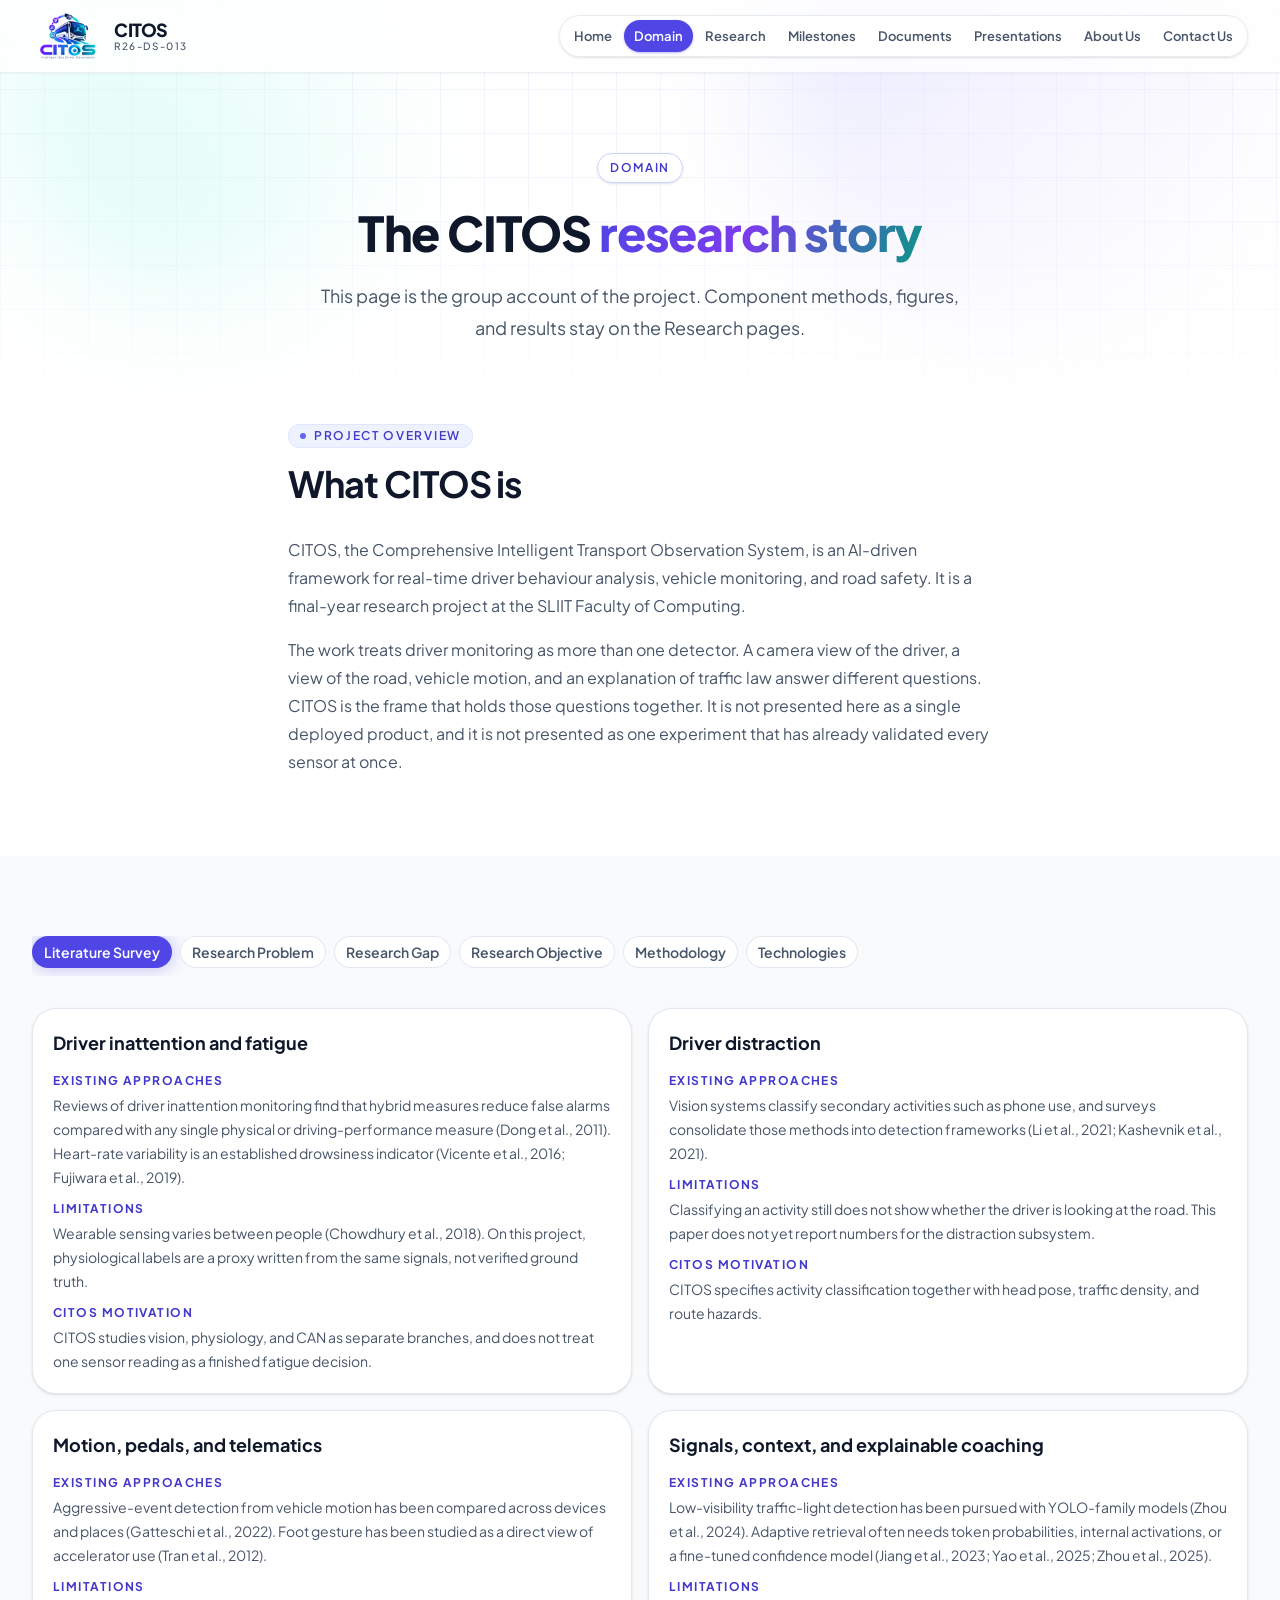
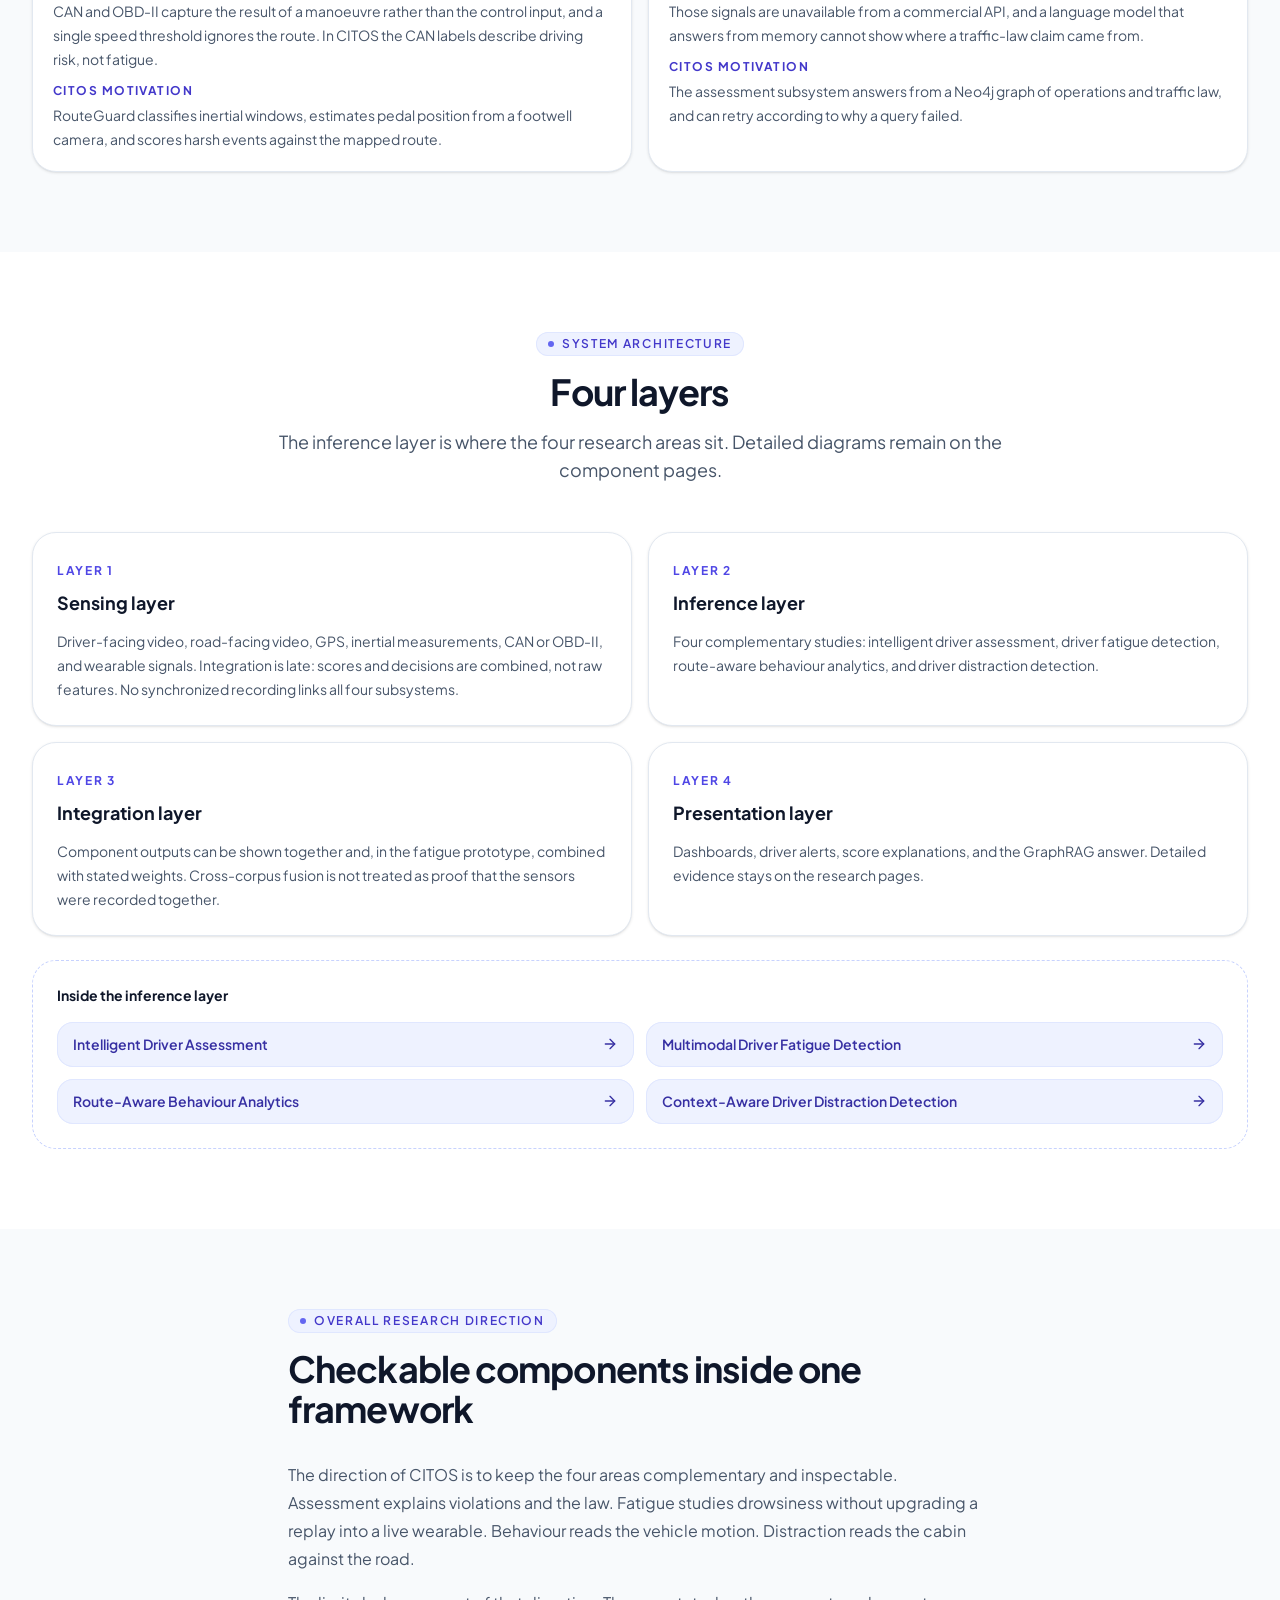
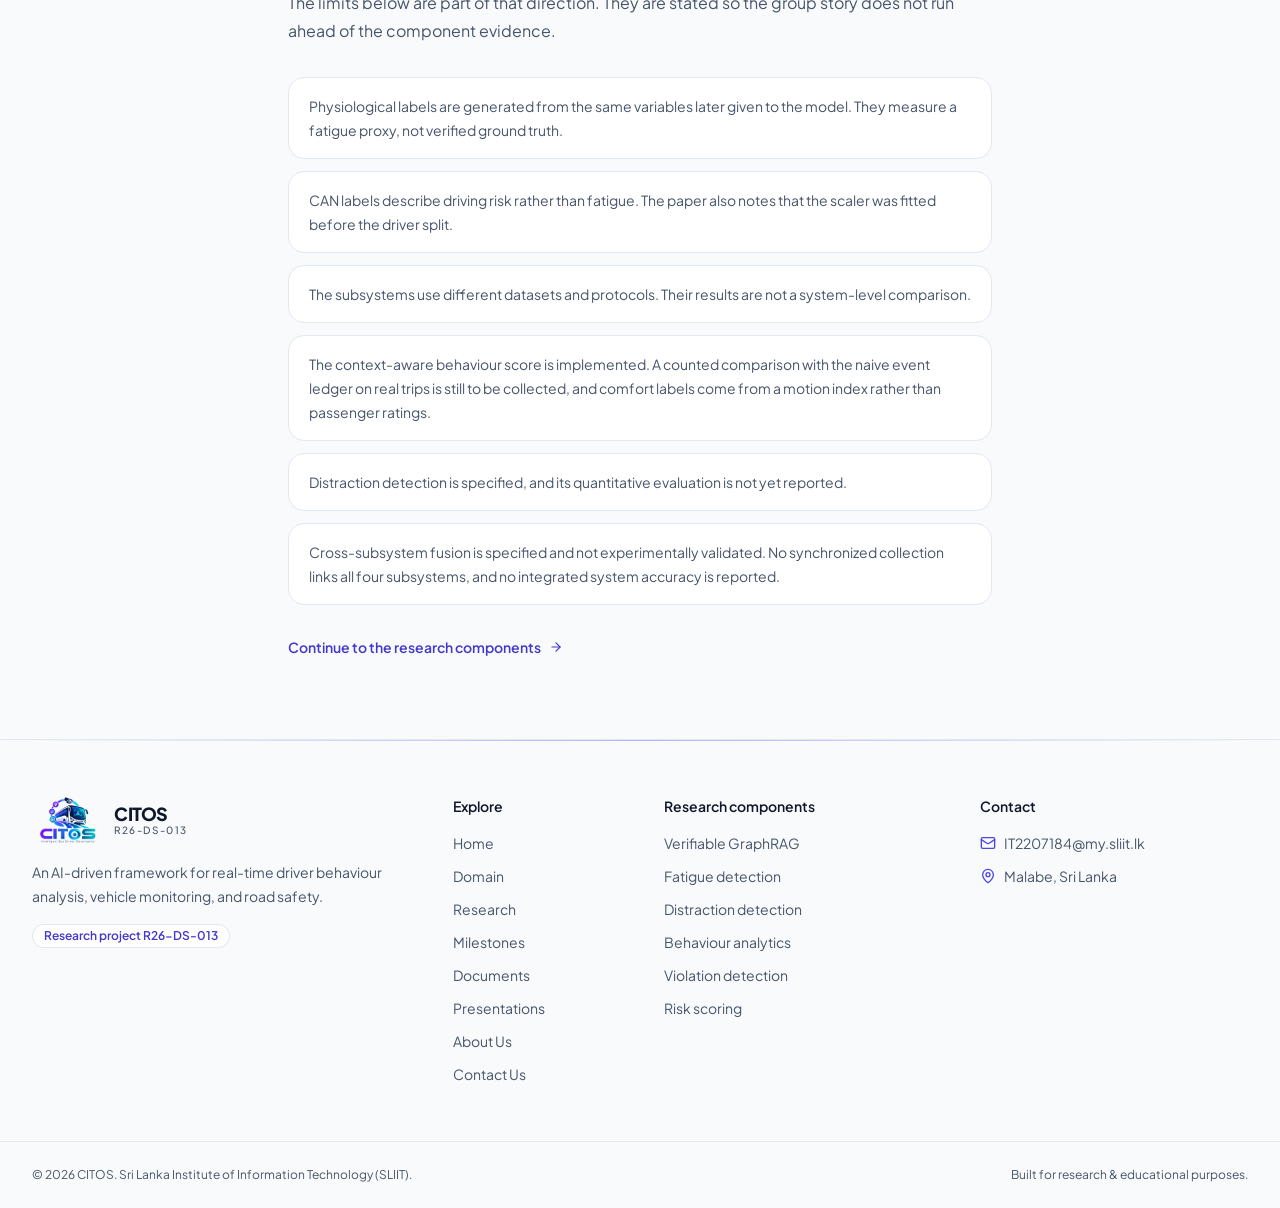
<file: domain.html>
<!doctype html>
<html lang="en">
<head>
  <meta charset="utf-8">
  <meta name="viewport" content="width=device-width, initial-scale=1">
  <title>Domain · CITOS</title>
  <meta name="description" content="Group-level research story for CITOS: literature, gap, problem, objectives, methodology, architecture, and technologies.">
  <meta name="keywords" content="driver monitoring, GraphRAG, fatigue detection, driver distraction, traffic violation detection, road safety, Sri Lanka, SLIIT research">
  <meta property="og:title" content="CITOS">
  <meta property="og:description" content="An AI-driven framework for real-time driver behaviour analysis, vehicle monitoring, and road safety.">
  <meta property="og:type" content="website">
  <link rel="icon" href="assets/images/logo.svg" type="image/svg+xml">
  <link rel="apple-touch-icon" href="assets/images/logo.png">
  <link rel="preconnect" href="https://fonts.googleapis.com">
  <link rel="preconnect" href="https://fonts.gstatic.com" crossorigin>
  <link rel="stylesheet" href="https://fonts.googleapis.com/css2?family=Geist+Mono:wght@400;500&amp;family=Plus+Jakarta+Sans:wght@400;500;600;700;800&amp;display=swap">
  <link rel="stylesheet" href="css/styles.css">
</head>
<body>
<a href="#main" class="skip-link">Skip to content</a>
<header class="site-header">
  <div class="container site-header__bar">
    <a href="index.html" class="logo" aria-label="CITOS home">
      <img src="assets/images/logo.png" alt="" width="72" height="48">
      <span class="logo__text">
        <span class="logo__name">CITOS</span>
        <span class="logo__tagline">R26-DS-013</span>
      </span>
    </a>
    <nav aria-label="Primary">
      <ul class="nav-pills"><li><a href="index.html">Home</a></li><li><a href="domain.html" aria-current="page">Domain</a></li><li><a href="research.html">Research</a></li><li><a href="milestones.html">Milestones</a></li><li><a href="documents.html">Documents</a></li><li><a href="presentations.html">Presentations</a></li><li><a href="about.html">About Us</a></li><li><a href="contact.html">Contact Us</a></li></ul>
    </nav>
    <button type="button" class="menu-toggle" popovertarget="mobile-nav" aria-controls="mobile-nav" aria-label="Toggle menu">
      <svg class="icon icon-open" xmlns="http://www.w3.org/2000/svg" viewBox="0 0 24 24" fill="none" stroke="currentColor" stroke-width="2" stroke-linecap="round" stroke-linejoin="round" aria-hidden="true"><path d="M4 5h16"/><path d="M4 12h16"/><path d="M4 19h16"/></svg><svg class="icon icon-close" xmlns="http://www.w3.org/2000/svg" viewBox="0 0 24 24" fill="none" stroke="currentColor" stroke-width="2" stroke-linecap="round" stroke-linejoin="round" aria-hidden="true"><path d="M18 6 6 18"/><path d="m6 6 12 12"/></svg>
    </button>
  </div>
  <nav id="mobile-nav" class="mobile-nav" popover aria-label="Mobile">
    <ul class="container"><li><a href="index.html">Home</a></li><li><a href="domain.html" aria-current="page">Domain</a></li><li><a href="research.html">Research</a></li><li><a href="milestones.html">Milestones</a></li><li><a href="documents.html">Documents</a></li><li><a href="presentations.html">Presentations</a></li><li><a href="about.html">About Us</a></li><li><a href="contact.html">Contact Us</a></li></ul>
  </nav>
</header>
<main id="main">
<section class="page-hero">
  <div class="decor decor--fill bg-grid mask-fade-b"></div>
  <div class="decor blob page-hero__blob-right"></div>
  <div class="decor blob page-hero__blob-left"></div>
  <div class="page-hero__inner">
    <span class="badge badge--caps">Domain</span>
    <h1>The CITOS <span class="text-gradient">research story</span></h1>
    <p>This page is the group account of the project. Component methods, figures, and results stay on the Research pages.</p>
    
  </div>
</section>

<section class="pb-20">
  <div class="container container--3xl">
    <div class="reveal"><div class="section-heading"><span class="eyebrow">Project overview</span><h2>What CITOS is</h2></div></div>
    <div class="prose mt-8 reveal" style="--delay: 80ms">
      <p>CITOS, the Comprehensive Intelligent Transport Observation System, is an AI-driven framework for
        real-time driver behaviour analysis, vehicle monitoring, and road safety. It is a final-year research
        project at the SLIIT Faculty of Computing.</p>
      <p>The work treats driver monitoring as more than one detector. A camera view of the driver, a view of the
        road, vehicle motion, and an explanation of traffic law answer different questions. CITOS is the frame
        that holds those questions together. It is not presented here as a single deployed product, and it is
        not presented as one experiment that has already validated every sensor at once.</p>
    </div>
  </div>
</section>

<!-- ───────────── Domain explorer (radio tabs) ───────────── -->
<section class="section--md section--surface">
  <div class="container switch">
    <input type="radio" class="switch__radio" name="domain" id="domain-0" data-at="0" checked aria-label="Domain topic 1"><input type="radio" class="switch__radio" name="domain" id="domain-1" data-at="1" aria-label="Domain topic 2"><input type="radio" class="switch__radio" name="domain" id="domain-2" data-at="2" aria-label="Domain topic 3"><input type="radio" class="switch__radio" name="domain" id="domain-3" data-at="3" aria-label="Domain topic 4"><input type="radio" class="switch__radio" name="domain" id="domain-4" data-at="4" aria-label="Domain topic 5"><input type="radio" class="switch__radio" name="domain" id="domain-5" data-at="5" aria-label="Domain topic 6">
    <div class="tabs" role="tablist" aria-label="Domain topics"><label for="domain-0" class="tab" data-at="0">Literature Survey</label><label for="domain-1" class="tab" data-at="1">Research Problem</label><label for="domain-2" class="tab" data-at="2">Research Gap</label><label for="domain-3" class="tab" data-at="3">Research Objective</label><label for="domain-4" class="tab" data-at="4">Methodology</label><label for="domain-5" class="tab" data-at="5">Technologies</label></div>
    <div class="mt-8"><div class="switch__panel tab-panel" data-at="0" role="tabpanel" aria-label="Literature Survey"><div class="grid" style="--lg: 2; --gap: 1rem"><article class="card lit-card">
          <h3 class="title-lg">Driver inattention and fatigue</h3>
          <dl class="lit-card__list">
            <div><dt>Existing approaches</dt><dd>Reviews of driver inattention monitoring find that hybrid measures reduce false alarms compared with any single physical or driving-performance measure (Dong et al., 2011). Heart-rate variability is an established drowsiness indicator (Vicente et al., 2016; Fujiwara et al., 2019).</dd></div>
            <div><dt>Limitations</dt><dd>Wearable sensing varies between people (Chowdhury et al., 2018). On this project, physiological labels are a proxy written from the same signals, not verified ground truth.</dd></div>
            <div><dt>CITOS motivation</dt><dd>CITOS studies vision, physiology, and CAN as separate branches, and does not treat one sensor reading as a finished fatigue decision.</dd></div>
          </dl>
        </article><article class="card lit-card">
          <h3 class="title-lg">Driver distraction</h3>
          <dl class="lit-card__list">
            <div><dt>Existing approaches</dt><dd>Vision systems classify secondary activities such as phone use, and surveys consolidate those methods into detection frameworks (Li et al., 2021; Kashevnik et al., 2021).</dd></div>
            <div><dt>Limitations</dt><dd>Classifying an activity still does not show whether the driver is looking at the road. This paper does not yet report numbers for the distraction subsystem.</dd></div>
            <div><dt>CITOS motivation</dt><dd>CITOS specifies activity classification together with head pose, traffic density, and route hazards.</dd></div>
          </dl>
        </article><article class="card lit-card">
          <h3 class="title-lg">Motion, pedals, and telematics</h3>
          <dl class="lit-card__list">
            <div><dt>Existing approaches</dt><dd>Aggressive-event detection from vehicle motion has been compared across devices and places (Gatteschi et al., 2022). Foot gesture has been studied as a direct view of accelerator use (Tran et al., 2012).</dd></div>
            <div><dt>Limitations</dt><dd>CAN and OBD-II capture the result of a manoeuvre rather than the control input, and a single speed threshold ignores the route. In CITOS the CAN labels describe driving risk, not fatigue.</dd></div>
            <div><dt>CITOS motivation</dt><dd>RouteGuard classifies inertial windows, estimates pedal position from a footwell camera, and scores harsh events against the mapped route.</dd></div>
          </dl>
        </article><article class="card lit-card">
          <h3 class="title-lg">Signals, context, and explainable coaching</h3>
          <dl class="lit-card__list">
            <div><dt>Existing approaches</dt><dd>Low-visibility traffic-light detection has been pursued with YOLO-family models (Zhou et al., 2024). Adaptive retrieval often needs token probabilities, internal activations, or a fine-tuned confidence model (Jiang et al., 2023; Yao et al., 2025; Zhou et al., 2025).</dd></div>
            <div><dt>Limitations</dt><dd>Those signals are unavailable from a commercial API, and a language model that answers from memory cannot show where a traffic-law claim came from.</dd></div>
            <div><dt>CITOS motivation</dt><dd>The assessment subsystem answers from a Neo4j graph of operations and traffic law, and can retry according to why a query failed.</dd></div>
          </dl>
        </article></div></div><div class="switch__panel tab-panel" data-at="1" role="tabpanel" aria-label="Research Problem"><article class="card statement">
          <p class="overline">Research problem</p>
          <h3>One framework for several signals</h3>
          <p>The project-level problem is the gap between fragmented driver monitoring and a comprehensive intelligent
            transport observation framework. Safer driving needs more than one sensing source and more than one kind of
            analysis: who is driving, how they are driving, what the vehicle is doing, and which rule applies.</p>
          <p>The research question at group level is how those complementary analyses can be organised so each one remains
            checkable, without pretending that separate datasets are one recording.</p>
        </article></div><div class="switch__panel tab-panel" data-at="2" role="tabpanel" aria-label="Research Gap"><article class="card statement statement--accent">
          <p class="overline">Research gap</p>
          <h3>Complementary work, still fragmented</h3>
          <p>Existing driver-monitoring and transport-safety approaches in this project focus on one problem or one sensing
            family at a time. A drowsiness frame, a cabin action, an IMU window, a dashcam violation, and a legal answer
            are useful on their own. They do not, by themselves, observe the driver and the trip together.</p>
          <p>CITOS brings four research areas into one framework so those views can inform each other. That is the
            motivation. It is not a claim that the four areas have been validated end to end.</p>
        </article></div><div class="switch__panel tab-panel" data-at="3" role="tabpanel" aria-label="Research Objective"><ol class="grid" style="--md: 2; --gap: 1rem"><li class="card objective-card lift">
          <span>01</span>
          <h3 class="title-lg mt-2">Intelligent driver assessment and explainable coaching</h3>
          <p class="card__text mt-3">Detect traffic-light, crosswalk, and pedestrian events from the dashcam, decide a stop with GPS, score drivers by exposure rather than flat points, and answer traffic-law questions in English, Sinhala, Tamil, or Singlish only when the graph contains the evidence.</p>
        </li><li class="card objective-card lift">
          <span>02</span>
          <h3 class="title-lg mt-2">Multimodal driver fatigue detection</h3>
          <p class="card__text mt-3">Study driver-facing vision for acted drowsiness, and keep physiological and CAN models on their own recordings. Do not treat a replayed file as a synchronized reading from the same driver at the same time.</p>
        </li><li class="card objective-card lift">
          <span>03</span>
          <h3 class="title-lg mt-2">Route-aware behaviour and vehicle monitoring</h3>
          <p class="card__text mt-3">Classify driving style from inertial windows, estimate brake and throttle from a footwell camera, excuse harsh events that the route demands, and compare component duty with buses on the same corridor.</p>
        </li><li class="card objective-card lift">
          <span>04</span>
          <h3 class="title-lg mt-2">Driver distraction detection</h3>
          <p class="card__text mt-3">Recognise distracting cabin activity and combine it with the road scene so the reported risk depends on both the driver and the road.</p>
        </li></ol></div><div class="switch__panel tab-panel" data-at="4" role="tabpanel" aria-label="Methodology"><ol class="method-flow"><span class="method-rail" aria-hidden="true"></span><li class="method-step">
          <div class="method-step__head"><span>Sensors</span><h3>Sensors and data</h3></div>
          <p class="card__text">The shared sensing layer is a driver-facing camera, a road-facing camera, GPS, an inertial unit, CAN or OBD-II, and wearable physiological signals. RouteGuard adds an MPU6050 on an ESP32 and an optional footwell camera for pedal position.</p>
        </li><li class="method-step">
          <div class="method-step__head"><span>Data processing</span><h3>Processing</h3></div>
          <p class="card__text">Each component prepares its own input: landmarks and windowed vision features, IMU windows, GPS aligned to video time, or a replayed physiology or CAN sequence.</p>
        </li><li class="method-step">
          <div class="method-step__head"><span>Research components</span><h3>Individual research components</h3></div>
          <p class="card__text">Assessment, fatigue, behaviour, and distraction stay separate studies. They do not share one training table.</p>
        </li><li class="method-step">
          <div class="method-step__head"><span>AI / ML / DL models</span><h3>Models</h3></div>
          <p class="card__text">The published components use a landmark BiLSTM, a frame CNN baseline, a cabin CNN, YOLOv8m, Random Forest models, and a GraphRAG pipeline over Neo4j. Physiology and CAN use their own sequence models on separate files.</p>
        </li><li class="method-step">
          <div class="method-step__head"><span>Component outputs</span><h3>Component outputs</h3></div>
          <p class="card__text">Outputs include a vision drowsiness probability, a distraction class, a behaviour and comfort reading, a violation record, a driver score, and a grounded legal answer.</p>
        </li><li class="method-step">
          <div class="method-step__head"><span>Integration</span><h3>Integration</h3></div>
          <p class="card__text">The fatigue prototype can mix a live vision score with replayed physiology and CAN using fixed weights. That mix is an integration choice. It is not a joint experiment on one synchronized dataset.</p>
        </li><li class="method-step">
          <div class="method-step__head"><span>Presentation / alerts</span><h3>Dashboard, alerts, and explanations</h3></div>
          <p class="card__text">Component interfaces surface alerts, scores, and, in the assessment work, answers that cite the graph or abstain. This site does not report one system-level trial of the full stack.</p>
        </li></ol></div><div class="switch__panel tab-panel" data-at="5" role="tabpanel" aria-label="Technologies"><ul class="grid" style="--cols: 2; --sm: 3; --lg: 4; --gap: 0.75rem"><li class="tech-tile"><span><svg class="icon" xmlns="http://www.w3.org/2000/svg" viewBox="0 0 24 24" fill="none" stroke="currentColor" stroke-width="2" stroke-linecap="round" stroke-linejoin="round" aria-hidden="true"><path d="M12 20v2"/><path d="M12 2v2"/><path d="M17 20v2"/><path d="M17 2v2"/><path d="M2 12h2"/><path d="M2 17h2"/><path d="M2 7h2"/><path d="M20 12h2"/><path d="M20 17h2"/><path d="M20 7h2"/><path d="M7 20v2"/><path d="M7 2v2"/><rect x="4" y="4" width="16" height="16" rx="2"/><rect x="8" y="8" width="8" height="8" rx="1"/></svg></span>Python</li><li class="tech-tile"><span><svg class="icon" xmlns="http://www.w3.org/2000/svg" viewBox="0 0 24 24" fill="none" stroke="currentColor" stroke-width="2" stroke-linecap="round" stroke-linejoin="round" aria-hidden="true"><path d="M12 20v2"/><path d="M12 2v2"/><path d="M17 20v2"/><path d="M17 2v2"/><path d="M2 12h2"/><path d="M2 17h2"/><path d="M2 7h2"/><path d="M20 12h2"/><path d="M20 17h2"/><path d="M20 7h2"/><path d="M7 20v2"/><path d="M7 2v2"/><rect x="4" y="4" width="16" height="16" rx="2"/><rect x="8" y="8" width="8" height="8" rx="1"/></svg></span>TensorFlow</li><li class="tech-tile"><span><svg class="icon" xmlns="http://www.w3.org/2000/svg" viewBox="0 0 24 24" fill="none" stroke="currentColor" stroke-width="2" stroke-linecap="round" stroke-linejoin="round" aria-hidden="true"><path d="M12 20v2"/><path d="M12 2v2"/><path d="M17 20v2"/><path d="M17 2v2"/><path d="M2 12h2"/><path d="M2 17h2"/><path d="M2 7h2"/><path d="M20 12h2"/><path d="M20 17h2"/><path d="M20 7h2"/><path d="M7 20v2"/><path d="M7 2v2"/><rect x="4" y="4" width="16" height="16" rx="2"/><rect x="8" y="8" width="8" height="8" rx="1"/></svg></span>Keras</li><li class="tech-tile"><span><svg class="icon" xmlns="http://www.w3.org/2000/svg" viewBox="0 0 24 24" fill="none" stroke="currentColor" stroke-width="2" stroke-linecap="round" stroke-linejoin="round" aria-hidden="true"><path d="M12 20v2"/><path d="M12 2v2"/><path d="M17 20v2"/><path d="M17 2v2"/><path d="M2 12h2"/><path d="M2 17h2"/><path d="M2 7h2"/><path d="M20 12h2"/><path d="M20 17h2"/><path d="M20 7h2"/><path d="M7 20v2"/><path d="M7 2v2"/><rect x="4" y="4" width="16" height="16" rx="2"/><rect x="8" y="8" width="8" height="8" rx="1"/></svg></span>scikit-learn</li><li class="tech-tile"><span><svg class="icon" xmlns="http://www.w3.org/2000/svg" viewBox="0 0 24 24" fill="none" stroke="currentColor" stroke-width="2" stroke-linecap="round" stroke-linejoin="round" aria-hidden="true"><path d="M12 20v2"/><path d="M12 2v2"/><path d="M17 20v2"/><path d="M17 2v2"/><path d="M2 12h2"/><path d="M2 17h2"/><path d="M2 7h2"/><path d="M20 12h2"/><path d="M20 17h2"/><path d="M20 7h2"/><path d="M7 20v2"/><path d="M7 2v2"/><rect x="4" y="4" width="16" height="16" rx="2"/><rect x="8" y="8" width="8" height="8" rx="1"/></svg></span>FastAPI</li><li class="tech-tile"><span><svg class="icon" xmlns="http://www.w3.org/2000/svg" viewBox="0 0 24 24" fill="none" stroke="currentColor" stroke-width="2" stroke-linecap="round" stroke-linejoin="round" aria-hidden="true"><path d="M12 20v2"/><path d="M12 2v2"/><path d="M17 20v2"/><path d="M17 2v2"/><path d="M2 12h2"/><path d="M2 17h2"/><path d="M2 7h2"/><path d="M20 12h2"/><path d="M20 17h2"/><path d="M20 7h2"/><path d="M7 20v2"/><path d="M7 2v2"/><rect x="4" y="4" width="16" height="16" rx="2"/><rect x="8" y="8" width="8" height="8" rx="1"/></svg></span>React</li><li class="tech-tile"><span><svg class="icon" xmlns="http://www.w3.org/2000/svg" viewBox="0 0 24 24" fill="none" stroke="currentColor" stroke-width="2" stroke-linecap="round" stroke-linejoin="round" aria-hidden="true"><path d="M12 20v2"/><path d="M12 2v2"/><path d="M17 20v2"/><path d="M17 2v2"/><path d="M2 12h2"/><path d="M2 17h2"/><path d="M2 7h2"/><path d="M20 12h2"/><path d="M20 17h2"/><path d="M20 7h2"/><path d="M7 20v2"/><path d="M7 2v2"/><rect x="4" y="4" width="16" height="16" rx="2"/><rect x="8" y="8" width="8" height="8" rx="1"/></svg></span>MediaPipe Face Landmarker</li><li class="tech-tile"><span><svg class="icon" xmlns="http://www.w3.org/2000/svg" viewBox="0 0 24 24" fill="none" stroke="currentColor" stroke-width="2" stroke-linecap="round" stroke-linejoin="round" aria-hidden="true"><path d="M12 20v2"/><path d="M12 2v2"/><path d="M17 20v2"/><path d="M17 2v2"/><path d="M2 12h2"/><path d="M2 17h2"/><path d="M2 7h2"/><path d="M20 12h2"/><path d="M20 17h2"/><path d="M20 7h2"/><path d="M7 20v2"/><path d="M7 2v2"/><rect x="4" y="4" width="16" height="16" rx="2"/><rect x="8" y="8" width="8" height="8" rx="1"/></svg></span>YOLOv8m</li><li class="tech-tile"><span><svg class="icon" xmlns="http://www.w3.org/2000/svg" viewBox="0 0 24 24" fill="none" stroke="currentColor" stroke-width="2" stroke-linecap="round" stroke-linejoin="round" aria-hidden="true"><path d="M12 20v2"/><path d="M12 2v2"/><path d="M17 20v2"/><path d="M17 2v2"/><path d="M2 12h2"/><path d="M2 17h2"/><path d="M2 7h2"/><path d="M20 12h2"/><path d="M20 17h2"/><path d="M20 7h2"/><path d="M7 20v2"/><path d="M7 2v2"/><rect x="4" y="4" width="16" height="16" rx="2"/><rect x="8" y="8" width="8" height="8" rx="1"/></svg></span>OpenCV</li><li class="tech-tile"><span><svg class="icon" xmlns="http://www.w3.org/2000/svg" viewBox="0 0 24 24" fill="none" stroke="currentColor" stroke-width="2" stroke-linecap="round" stroke-linejoin="round" aria-hidden="true"><path d="M12 20v2"/><path d="M12 2v2"/><path d="M17 20v2"/><path d="M17 2v2"/><path d="M2 12h2"/><path d="M2 17h2"/><path d="M2 7h2"/><path d="M20 12h2"/><path d="M20 17h2"/><path d="M20 7h2"/><path d="M7 20v2"/><path d="M7 2v2"/><rect x="4" y="4" width="16" height="16" rx="2"/><rect x="8" y="8" width="8" height="8" rx="1"/></svg></span>MobileNetV2</li><li class="tech-tile"><span><svg class="icon" xmlns="http://www.w3.org/2000/svg" viewBox="0 0 24 24" fill="none" stroke="currentColor" stroke-width="2" stroke-linecap="round" stroke-linejoin="round" aria-hidden="true"><path d="M12 20v2"/><path d="M12 2v2"/><path d="M17 20v2"/><path d="M17 2v2"/><path d="M2 12h2"/><path d="M2 17h2"/><path d="M2 7h2"/><path d="M20 12h2"/><path d="M20 17h2"/><path d="M20 7h2"/><path d="M7 20v2"/><path d="M7 2v2"/><rect x="4" y="4" width="16" height="16" rx="2"/><rect x="8" y="8" width="8" height="8" rx="1"/></svg></span>BiLSTM</li><li class="tech-tile"><span><svg class="icon" xmlns="http://www.w3.org/2000/svg" viewBox="0 0 24 24" fill="none" stroke="currentColor" stroke-width="2" stroke-linecap="round" stroke-linejoin="round" aria-hidden="true"><path d="M12 20v2"/><path d="M12 2v2"/><path d="M17 20v2"/><path d="M17 2v2"/><path d="M2 12h2"/><path d="M2 17h2"/><path d="M2 7h2"/><path d="M20 12h2"/><path d="M20 17h2"/><path d="M20 7h2"/><path d="M7 20v2"/><path d="M7 2v2"/><rect x="4" y="4" width="16" height="16" rx="2"/><rect x="8" y="8" width="8" height="8" rx="1"/></svg></span>PyTorch CNN</li><li class="tech-tile"><span><svg class="icon" xmlns="http://www.w3.org/2000/svg" viewBox="0 0 24 24" fill="none" stroke="currentColor" stroke-width="2" stroke-linecap="round" stroke-linejoin="round" aria-hidden="true"><path d="M12 20v2"/><path d="M12 2v2"/><path d="M17 20v2"/><path d="M17 2v2"/><path d="M2 12h2"/><path d="M2 17h2"/><path d="M2 7h2"/><path d="M20 12h2"/><path d="M20 17h2"/><path d="M20 7h2"/><path d="M7 20v2"/><path d="M7 2v2"/><rect x="4" y="4" width="16" height="16" rx="2"/><rect x="8" y="8" width="8" height="8" rx="1"/></svg></span>Random Forest</li><li class="tech-tile"><span><svg class="icon" xmlns="http://www.w3.org/2000/svg" viewBox="0 0 24 24" fill="none" stroke="currentColor" stroke-width="2" stroke-linecap="round" stroke-linejoin="round" aria-hidden="true"><path d="M12 20v2"/><path d="M12 2v2"/><path d="M17 20v2"/><path d="M17 2v2"/><path d="M2 12h2"/><path d="M2 17h2"/><path d="M2 7h2"/><path d="M20 12h2"/><path d="M20 17h2"/><path d="M20 7h2"/><path d="M7 20v2"/><path d="M7 2v2"/><rect x="4" y="4" width="16" height="16" rx="2"/><rect x="8" y="8" width="8" height="8" rx="1"/></svg></span>Deep learning</li><li class="tech-tile"><span><svg class="icon" xmlns="http://www.w3.org/2000/svg" viewBox="0 0 24 24" fill="none" stroke="currentColor" stroke-width="2" stroke-linecap="round" stroke-linejoin="round" aria-hidden="true"><path d="M12 20v2"/><path d="M12 2v2"/><path d="M17 20v2"/><path d="M17 2v2"/><path d="M2 12h2"/><path d="M2 17h2"/><path d="M2 7h2"/><path d="M20 12h2"/><path d="M20 17h2"/><path d="M20 7h2"/><path d="M7 20v2"/><path d="M7 2v2"/><rect x="4" y="4" width="16" height="16" rx="2"/><rect x="8" y="8" width="8" height="8" rx="1"/></svg></span>Computer vision</li><li class="tech-tile"><span><svg class="icon" xmlns="http://www.w3.org/2000/svg" viewBox="0 0 24 24" fill="none" stroke="currentColor" stroke-width="2" stroke-linecap="round" stroke-linejoin="round" aria-hidden="true"><path d="M12 20v2"/><path d="M12 2v2"/><path d="M17 20v2"/><path d="M17 2v2"/><path d="M2 12h2"/><path d="M2 17h2"/><path d="M2 7h2"/><path d="M20 12h2"/><path d="M20 17h2"/><path d="M20 7h2"/><path d="M7 20v2"/><path d="M7 2v2"/><rect x="4" y="4" width="16" height="16" rx="2"/><rect x="8" y="8" width="8" height="8" rx="1"/></svg></span>Neo4j</li><li class="tech-tile"><span><svg class="icon" xmlns="http://www.w3.org/2000/svg" viewBox="0 0 24 24" fill="none" stroke="currentColor" stroke-width="2" stroke-linecap="round" stroke-linejoin="round" aria-hidden="true"><path d="M12 20v2"/><path d="M12 2v2"/><path d="M17 20v2"/><path d="M17 2v2"/><path d="M2 12h2"/><path d="M2 17h2"/><path d="M2 7h2"/><path d="M20 12h2"/><path d="M20 17h2"/><path d="M20 7h2"/><path d="M7 20v2"/><path d="M7 2v2"/><rect x="4" y="4" width="16" height="16" rx="2"/><rect x="8" y="8" width="8" height="8" rx="1"/></svg></span>GraphRAG</li><li class="tech-tile"><span><svg class="icon" xmlns="http://www.w3.org/2000/svg" viewBox="0 0 24 24" fill="none" stroke="currentColor" stroke-width="2" stroke-linecap="round" stroke-linejoin="round" aria-hidden="true"><path d="M12 20v2"/><path d="M12 2v2"/><path d="M17 20v2"/><path d="M17 2v2"/><path d="M2 12h2"/><path d="M2 17h2"/><path d="M2 7h2"/><path d="M20 12h2"/><path d="M20 17h2"/><path d="M20 7h2"/><path d="M7 20v2"/><path d="M7 2v2"/><rect x="4" y="4" width="16" height="16" rx="2"/><rect x="8" y="8" width="8" height="8" rx="1"/></svg></span>Gemini on Vertex AI</li></ul></div></div>
  </div>
</section>

<section class="section--md">
  <div class="container">
    <div class="reveal"><div class="section-heading section-heading--center"><span class="eyebrow">System architecture</span><h2>Four layers</h2><p>The inference layer is where the four research areas sit. Detailed diagrams remain on the component pages.</p></div></div>
    <div class="grid mt-12" style="--md: 2; --gap: 1rem"><article class="card layer-tile lift reveal" style="--delay: 0ms">
          <span class="overline">Layer 1</span>
          <h3 class="title-lg mt-2">Sensing layer</h3>
          <p class="card__text mt-3">Driver-facing video, road-facing video, GPS, inertial measurements, CAN or OBD-II, and wearable signals. Integration is late: scores and decisions are combined, not raw features. No synchronized recording links all four subsystems.</p>
        </article><article class="card layer-tile lift reveal" style="--delay: 70ms">
          <span class="overline">Layer 2</span>
          <h3 class="title-lg mt-2">Inference layer</h3>
          <p class="card__text mt-3">Four complementary studies: intelligent driver assessment, driver fatigue detection, route-aware behaviour analytics, and driver distraction detection.</p>
        </article><article class="card layer-tile lift reveal" style="--delay: 140ms">
          <span class="overline">Layer 3</span>
          <h3 class="title-lg mt-2">Integration layer</h3>
          <p class="card__text mt-3">Component outputs can be shown together and, in the fatigue prototype, combined with stated weights. Cross-corpus fusion is not treated as proof that the sensors were recorded together.</p>
        </article><article class="card layer-tile lift reveal" style="--delay: 210ms">
          <span class="overline">Layer 4</span>
          <h3 class="title-lg mt-2">Presentation layer</h3>
          <p class="card__text mt-3">Dashboards, driver alerts, score explanations, and the GraphRAG answer. Detailed evidence stays on the research pages.</p>
        </article></div>
    <div class="inner-box mt-6">
      <h3>Inside the inference layer</h3>
      <ul class="grid mt-4" style="--sm: 2; --gap: 0.75rem"><li><a href="driver-assessment.html" class="inner-link">Intelligent Driver Assessment <svg class="icon" xmlns="http://www.w3.org/2000/svg" viewBox="0 0 24 24" fill="none" stroke="currentColor" stroke-width="2" stroke-linecap="round" stroke-linejoin="round" aria-hidden="true"><path d="M5 12h14"/><path d="m12 5 7 7-7 7"/></svg></a></li><li><a href="driver-fatigue.html" class="inner-link">Multimodal Driver Fatigue Detection <svg class="icon" xmlns="http://www.w3.org/2000/svg" viewBox="0 0 24 24" fill="none" stroke="currentColor" stroke-width="2" stroke-linecap="round" stroke-linejoin="round" aria-hidden="true"><path d="M5 12h14"/><path d="m12 5 7 7-7 7"/></svg></a></li><li><a href="driver-behaviour.html" class="inner-link">Route-Aware Behaviour Analytics <svg class="icon" xmlns="http://www.w3.org/2000/svg" viewBox="0 0 24 24" fill="none" stroke="currentColor" stroke-width="2" stroke-linecap="round" stroke-linejoin="round" aria-hidden="true"><path d="M5 12h14"/><path d="m12 5 7 7-7 7"/></svg></a></li><li><a href="driver-distraction.html" class="inner-link">Context-Aware Driver Distraction Detection <svg class="icon" xmlns="http://www.w3.org/2000/svg" viewBox="0 0 24 24" fill="none" stroke="currentColor" stroke-width="2" stroke-linecap="round" stroke-linejoin="round" aria-hidden="true"><path d="M5 12h14"/><path d="m12 5 7 7-7 7"/></svg></a></li></ul>
    </div>
  </div>
</section>

<section class="section--md section--surface">
  <div class="container container--3xl">
    <div class="reveal"><div class="section-heading"><span class="eyebrow">Overall research direction</span><h2>Checkable components inside one framework</h2></div></div>
    <div class="prose mt-8 reveal" style="--delay: 80ms">
      <p>The direction of CITOS is to keep the four areas complementary and inspectable. Assessment explains
        violations and the law. Fatigue studies drowsiness without upgrading a replay into a live wearable.
        Behaviour reads the vehicle motion. Distraction reads the cabin against the road.</p>
      <p>The limits below are part of that direction. They are stated so the group story does not run ahead of
        the component evidence.</p>
    </div>
    <div class="stack mt-8" style="--space: 0.75rem"><p class="limit-row reveal" style="--delay: 0ms">Physiological labels are generated from the same variables later given to the model. They measure a fatigue proxy, not verified ground truth.</p><p class="limit-row reveal" style="--delay: 50ms">CAN labels describe driving risk rather than fatigue. The paper also notes that the scaler was fitted before the driver split.</p><p class="limit-row reveal" style="--delay: 100ms">The subsystems use different datasets and protocols. Their results are not a system-level comparison.</p><p class="limit-row reveal" style="--delay: 150ms">The context-aware behaviour score is implemented. A counted comparison with the naive event ledger on real trips is still to be collected, and comfort labels come from a motion index rather than passenger ratings.</p><p class="limit-row reveal" style="--delay: 200ms">Distraction detection is specified, and its quantitative evaluation is not yet reported.</p><p class="limit-row reveal" style="--delay: 250ms">Cross-subsystem fusion is specified and not experimentally validated. No synchronized collection links all four subsystems, and no integrated system accuracy is reported.</p></div>
    <a href="research.html" class="link-arrow link-arrow--nudge mt-8">Continue to the research components <svg class="icon" xmlns="http://www.w3.org/2000/svg" viewBox="0 0 24 24" fill="none" stroke="currentColor" stroke-width="2" stroke-linecap="round" stroke-linejoin="round" aria-hidden="true"><path d="M5 12h14"/><path d="m12 5 7 7-7 7"/></svg></a>
  </div>
</section>
</main>
<footer class="site-footer">
  <div class="container grid site-footer__grid" style="--md: 12">
    <div class="site-footer__about" style="--span-md: 4">
      <a href="index.html" class="logo" aria-label="CITOS home">
      <img src="assets/images/logo.png" alt="" width="72" height="48">
      <span class="logo__text">
        <span class="logo__name">CITOS</span>
        <span class="logo__tagline">R26-DS-013</span>
      </span>
    </a>
      <p>An AI-driven framework for real-time driver behaviour analysis, vehicle monitoring, and road safety.</p>
      <p class="project-tag">Research project R26-DS-013</p>
    </div>
    <div style="--span-md: 2">
      <h3>Explore</h3>
      <ul class="footer-links"><li><a href="index.html">Home</a></li><li><a href="domain.html">Domain</a></li><li><a href="research.html">Research</a></li><li><a href="milestones.html">Milestones</a></li><li><a href="documents.html">Documents</a></li><li><a href="presentations.html">Presentations</a></li><li><a href="about.html">About Us</a></li><li><a href="contact.html">Contact Us</a></li></ul>
    </div>
    <div style="--span-md: 3">
      <h3>Research components</h3>
      <ul class="footer-links"><li><a href="research.html#graphrag">Verifiable GraphRAG</a></li><li><a href="research.html#fatigue">Fatigue detection</a></li><li><a href="research.html#distraction">Distraction detection</a></li><li><a href="research.html#behaviour">Behaviour analytics</a></li><li><a href="research.html#traffic">Violation detection</a></li><li><a href="research.html#scoring">Risk scoring</a></li></ul>
    </div>
    <div style="--span-md: 3">
      <h3>Contact</h3>
      <ul class="footer-links">
        <li><svg class="icon" xmlns="http://www.w3.org/2000/svg" viewBox="0 0 24 24" fill="none" stroke="currentColor" stroke-width="2" stroke-linecap="round" stroke-linejoin="round" aria-hidden="true"><path d="m22 7-8.991 5.727a2 2 0 0 1-2.009 0L2 7"/><rect x="2" y="4" width="20" height="16" rx="2"/></svg><a href="mailto:IT2207184@my.sliit.lk">IT2207184@my.sliit.lk</a></li>
        <li><svg class="icon" xmlns="http://www.w3.org/2000/svg" viewBox="0 0 24 24" fill="none" stroke="currentColor" stroke-width="2" stroke-linecap="round" stroke-linejoin="round" aria-hidden="true"><path d="M20 10c0 4.993-5.539 10.193-7.399 11.799a1 1 0 0 1-1.202 0C9.539 20.193 4 14.993 4 10a8 8 0 0 1 16 0"/><circle cx="12" cy="10" r="3"/></svg><span>Malabe, Sri Lanka</span></li>
      </ul>
    </div>
  </div>
  <div class="site-footer__bottom">
    <div class="container">
      <p>© 2026 CITOS. Sri Lanka Institute of Information Technology (SLIIT).</p>
      <p>Built for research &amp; educational purposes.</p>
    </div>
  </div>
</footer>
</body>
</html>
</file>
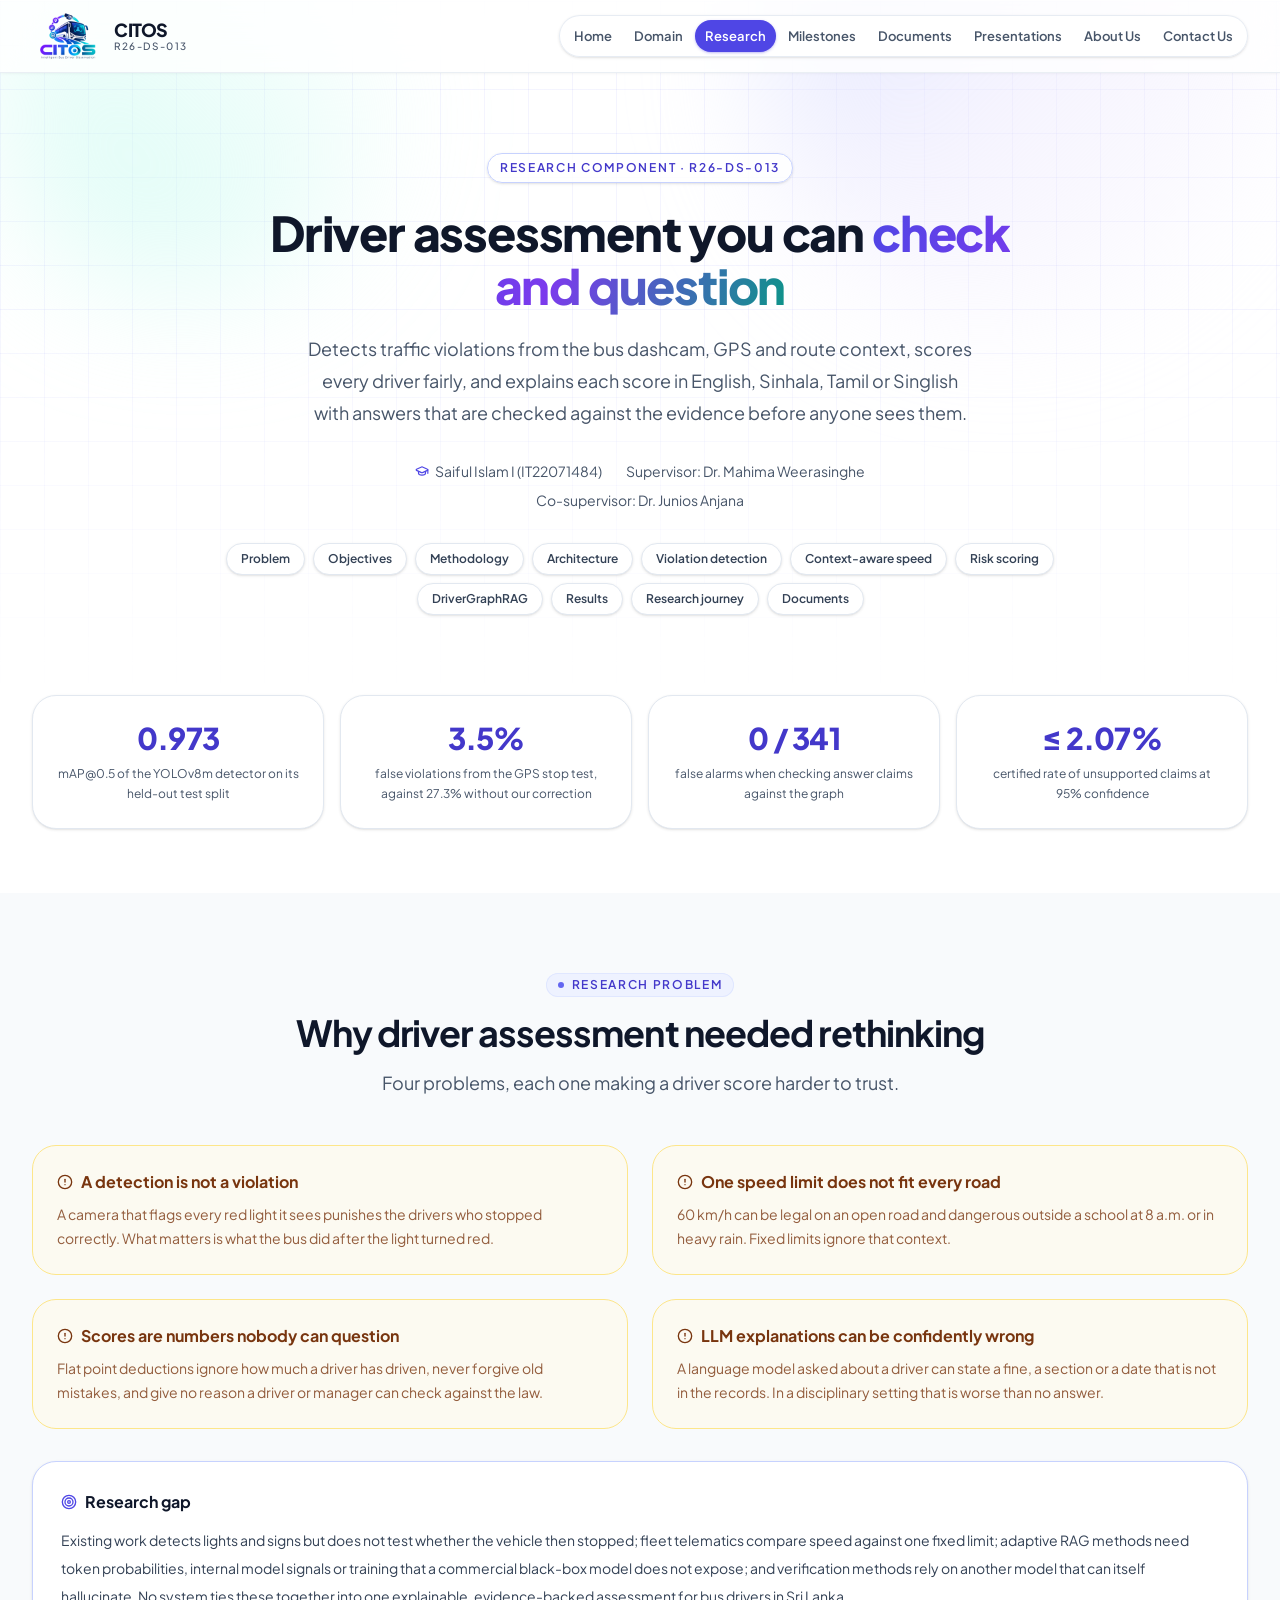
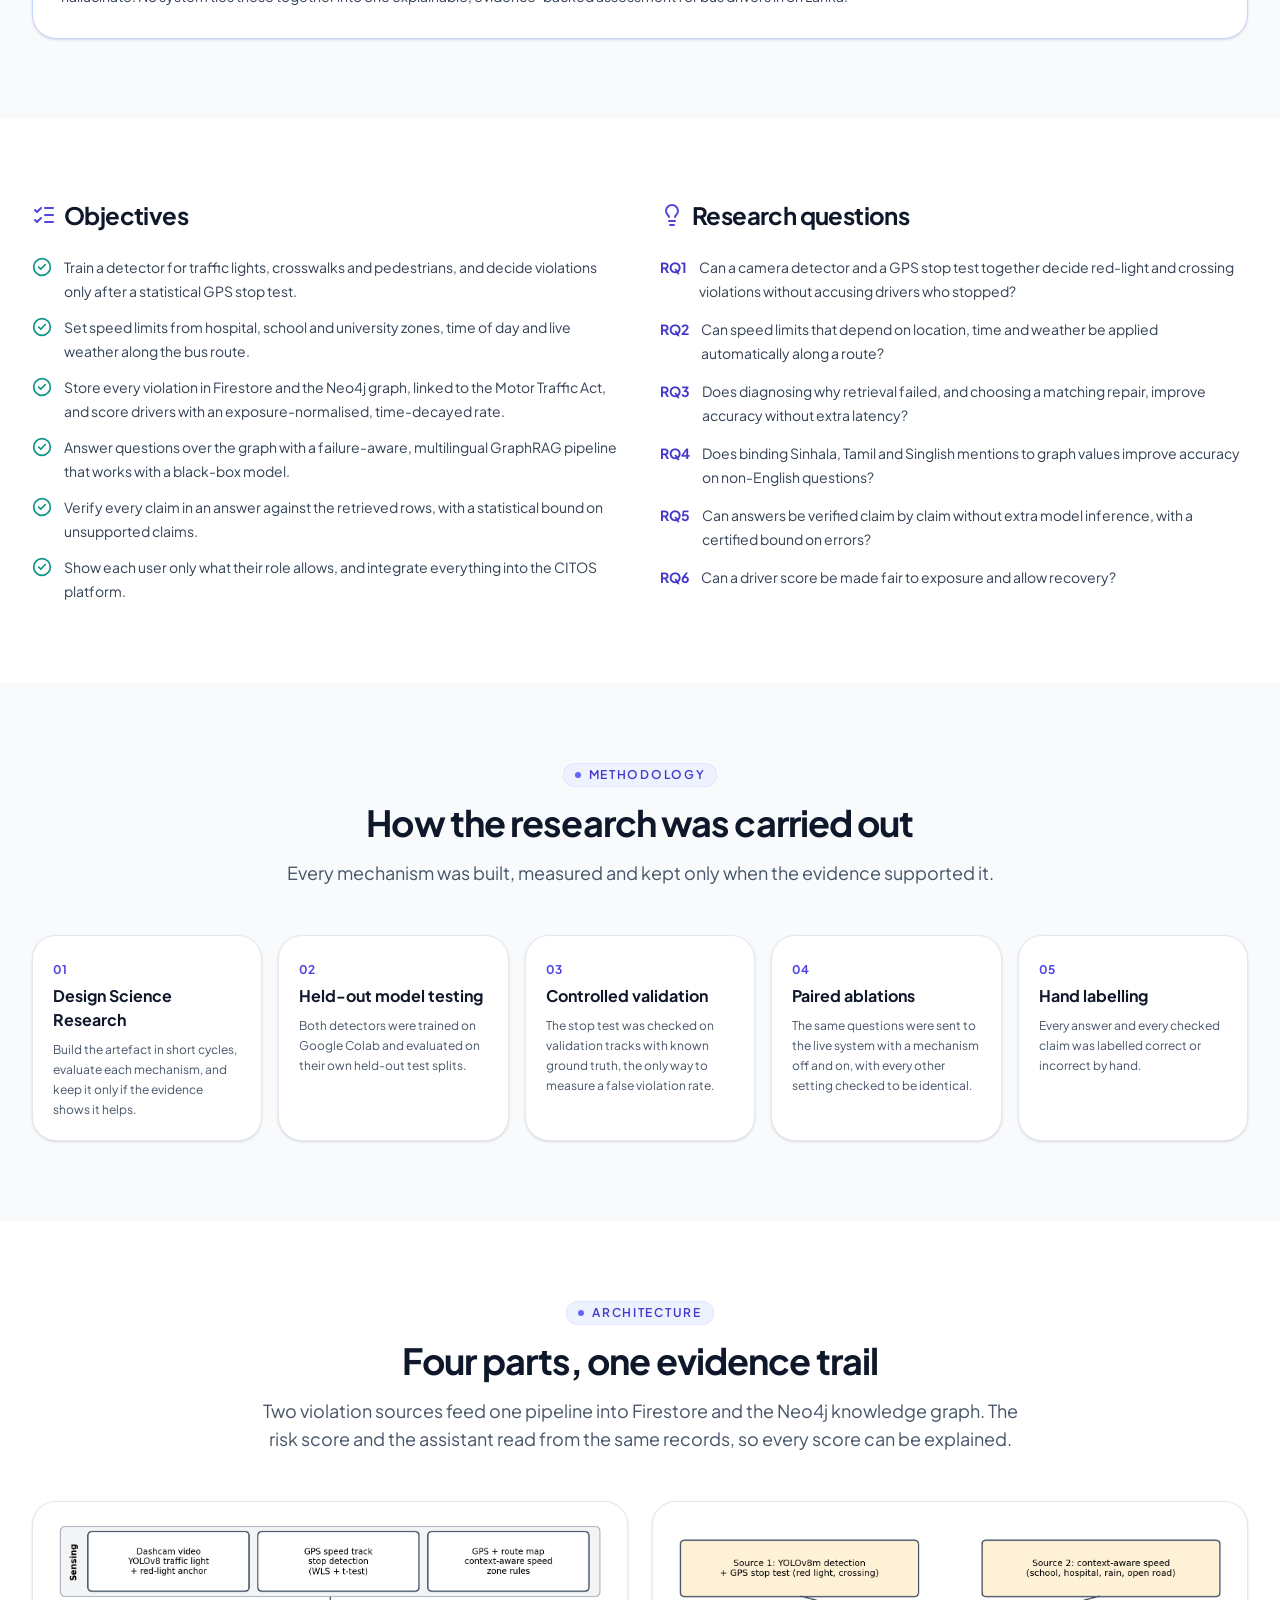
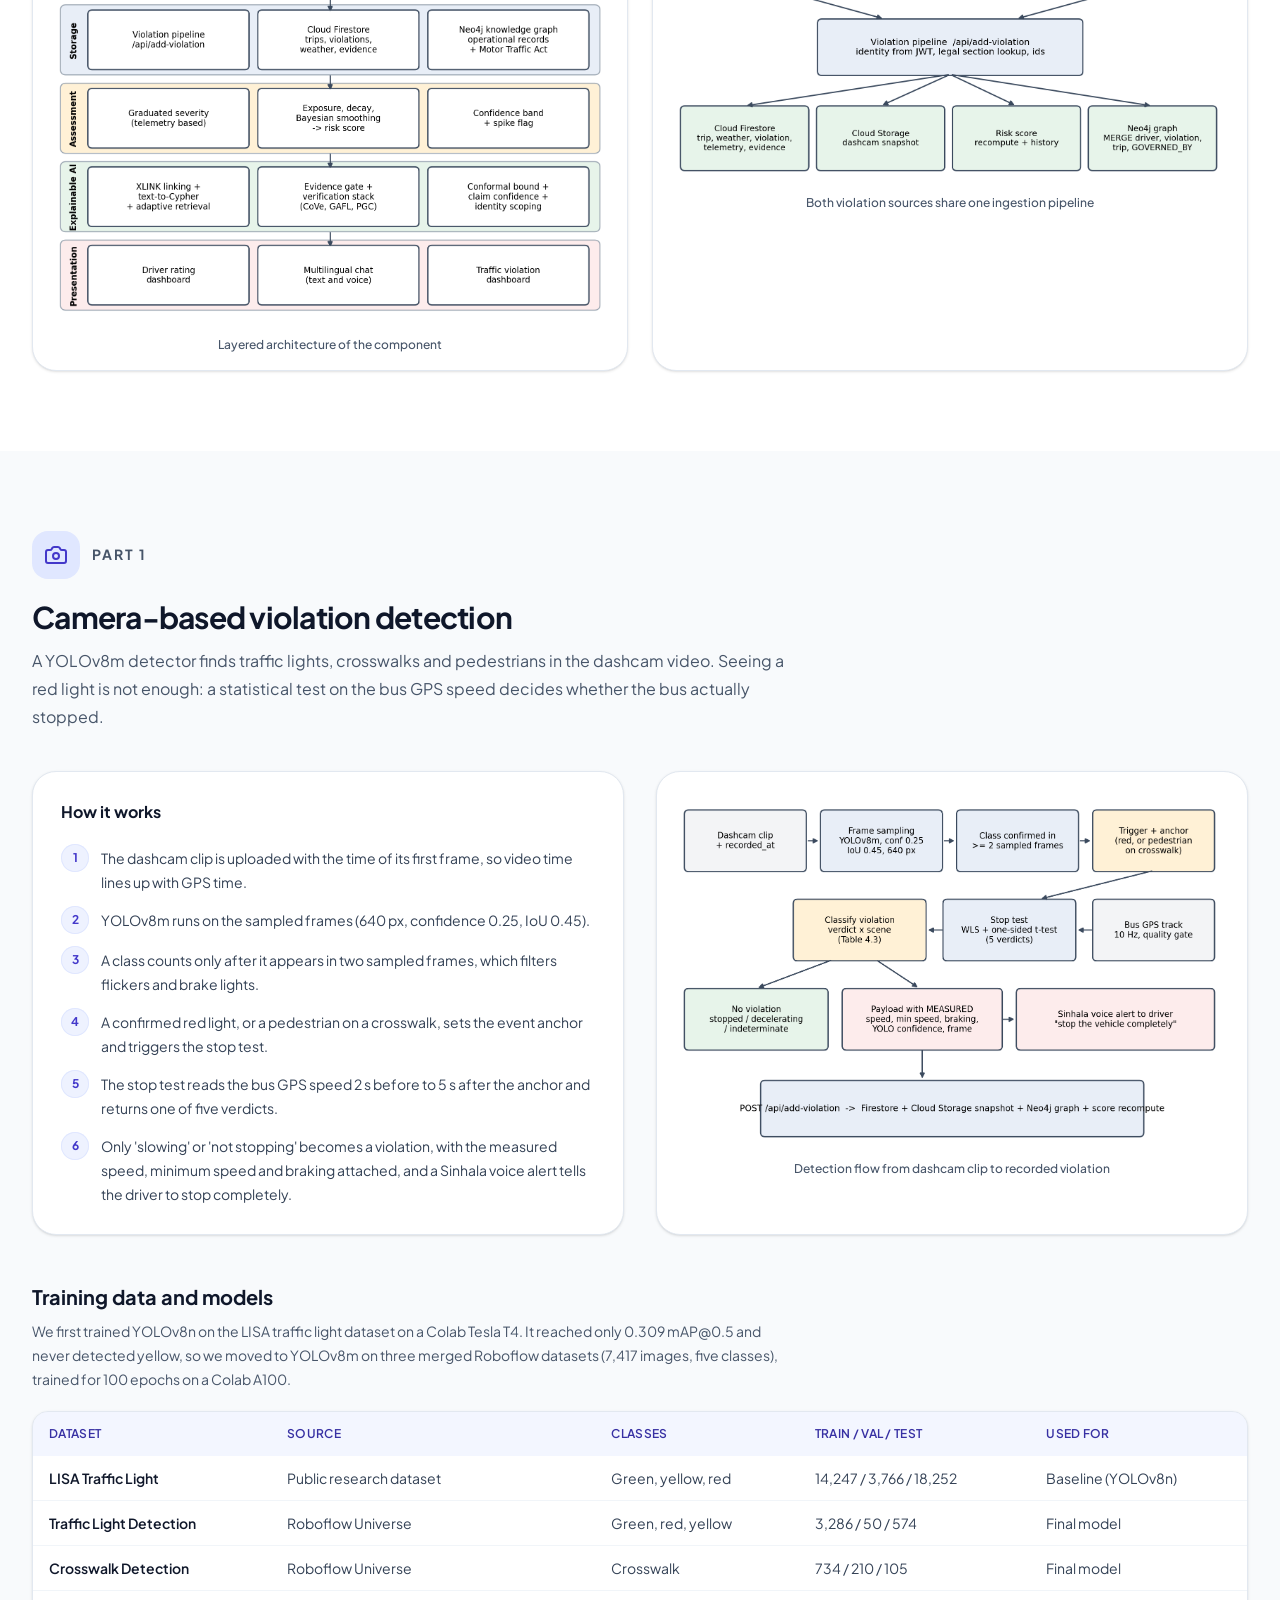
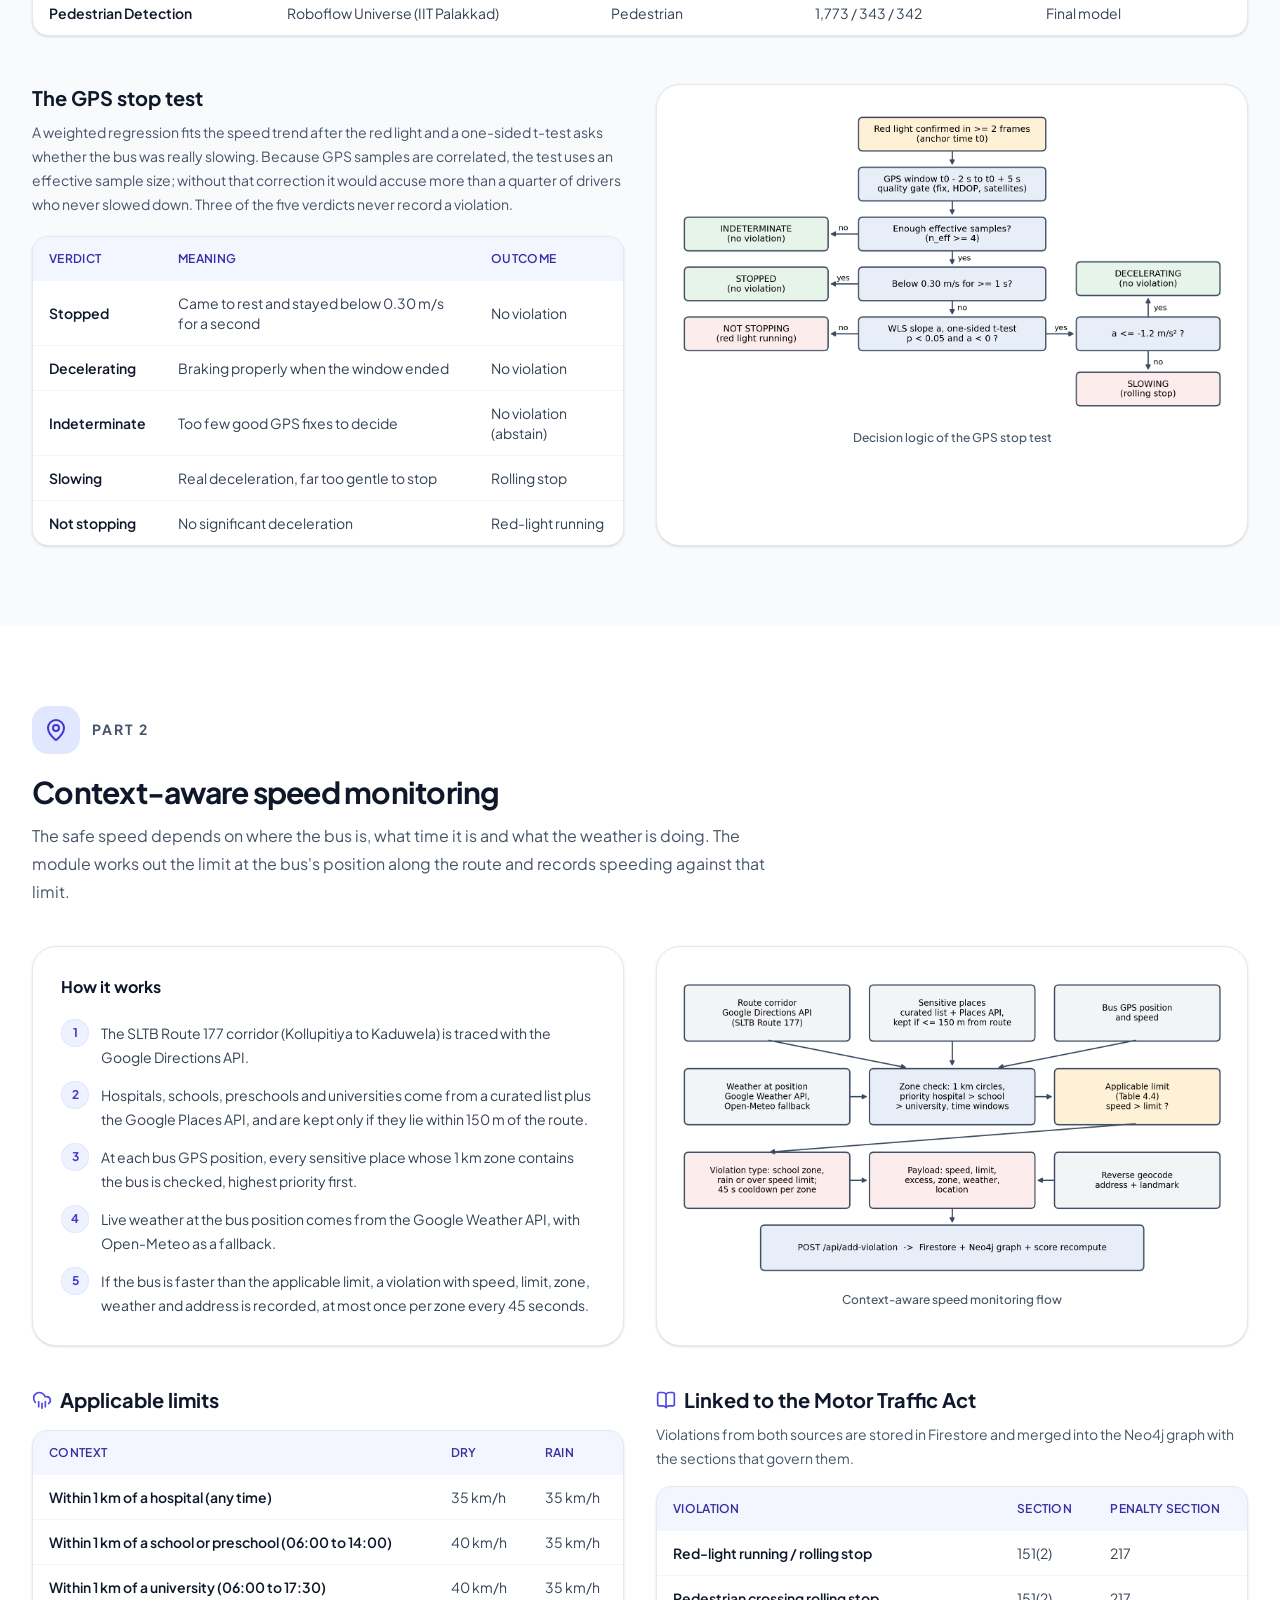
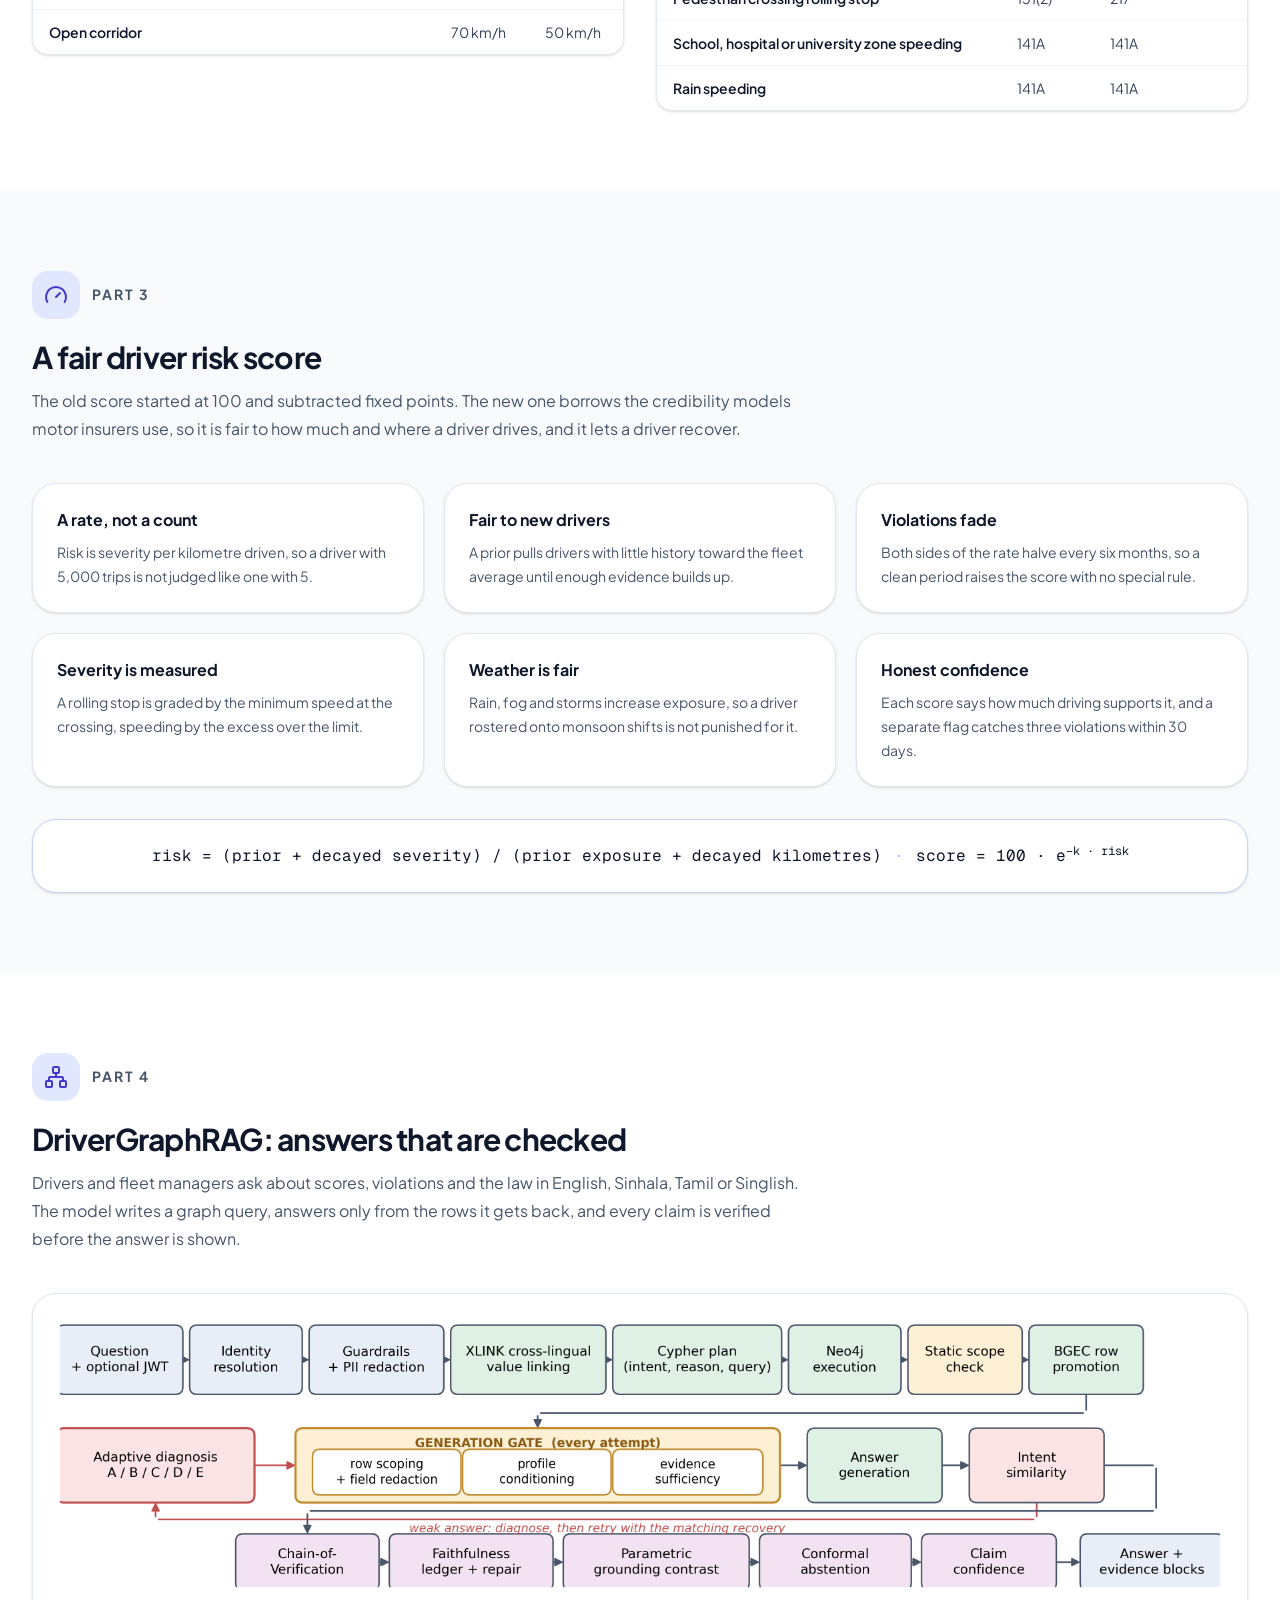
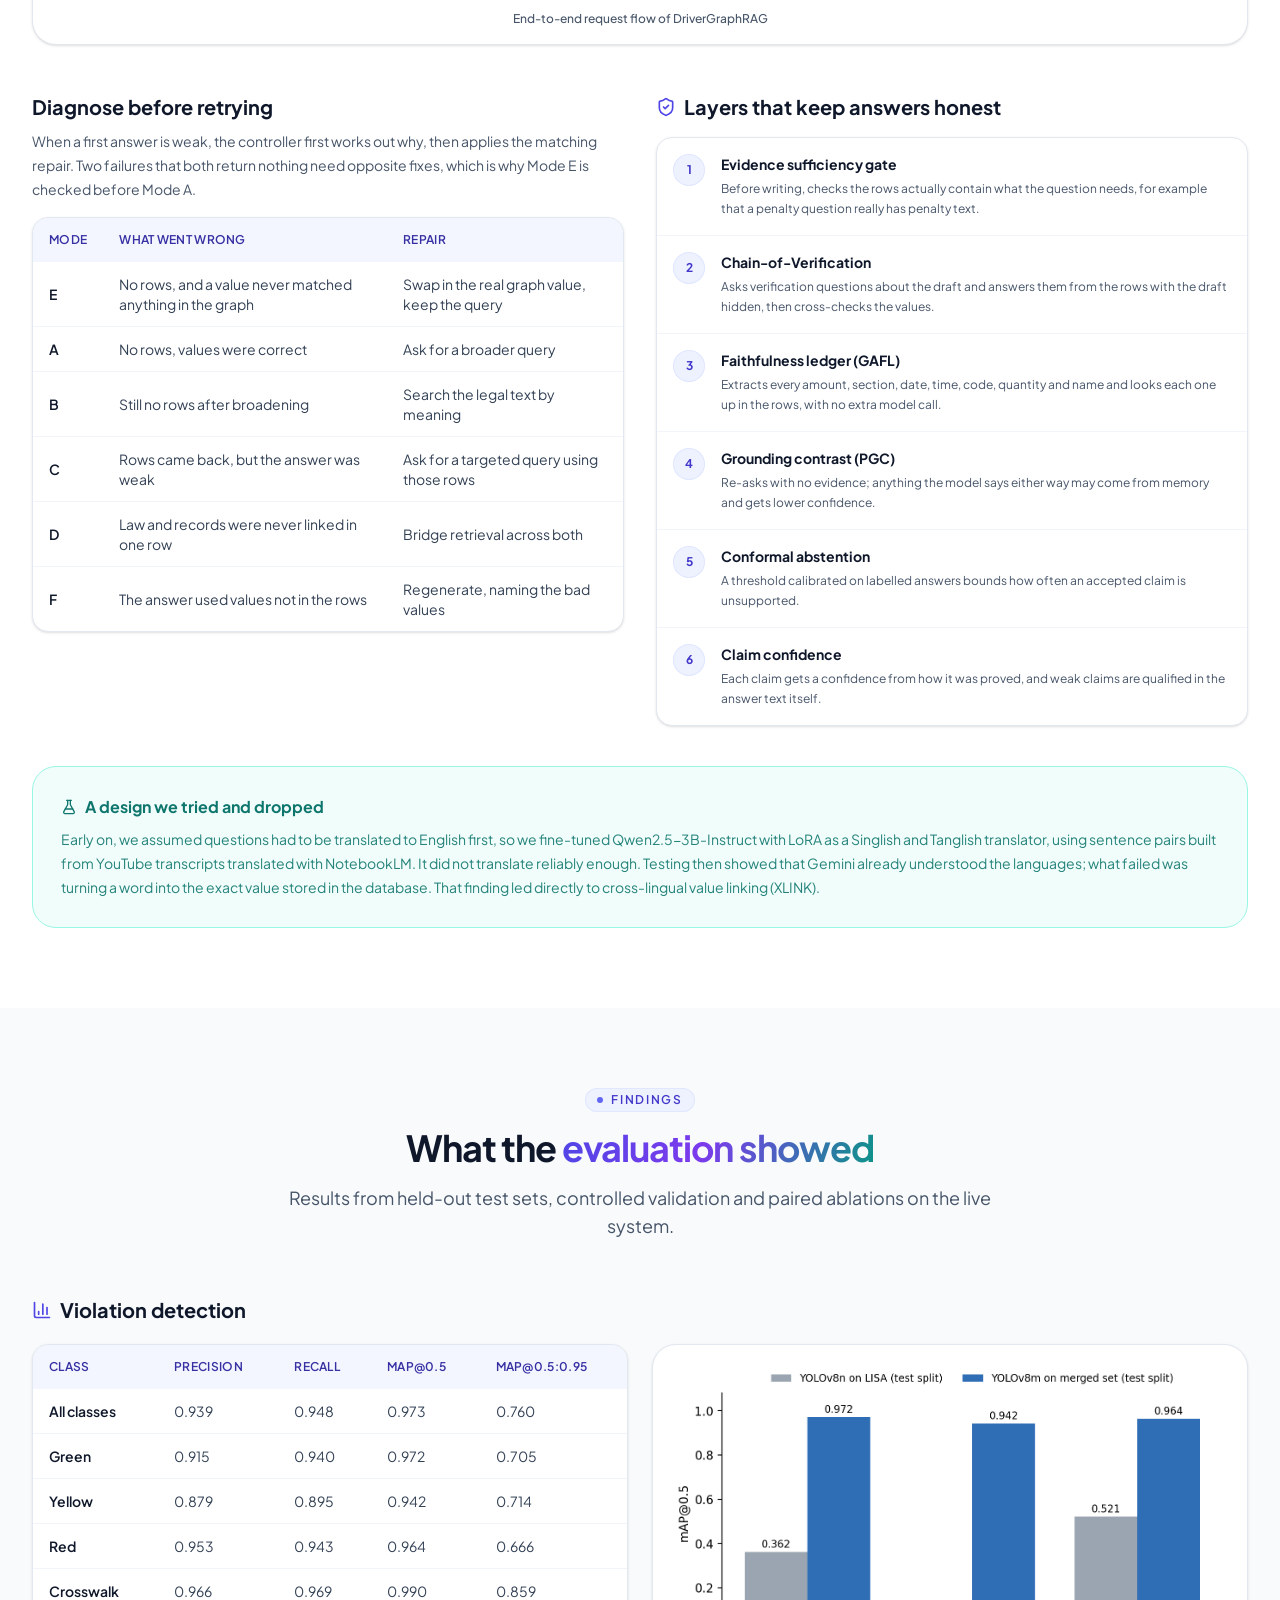
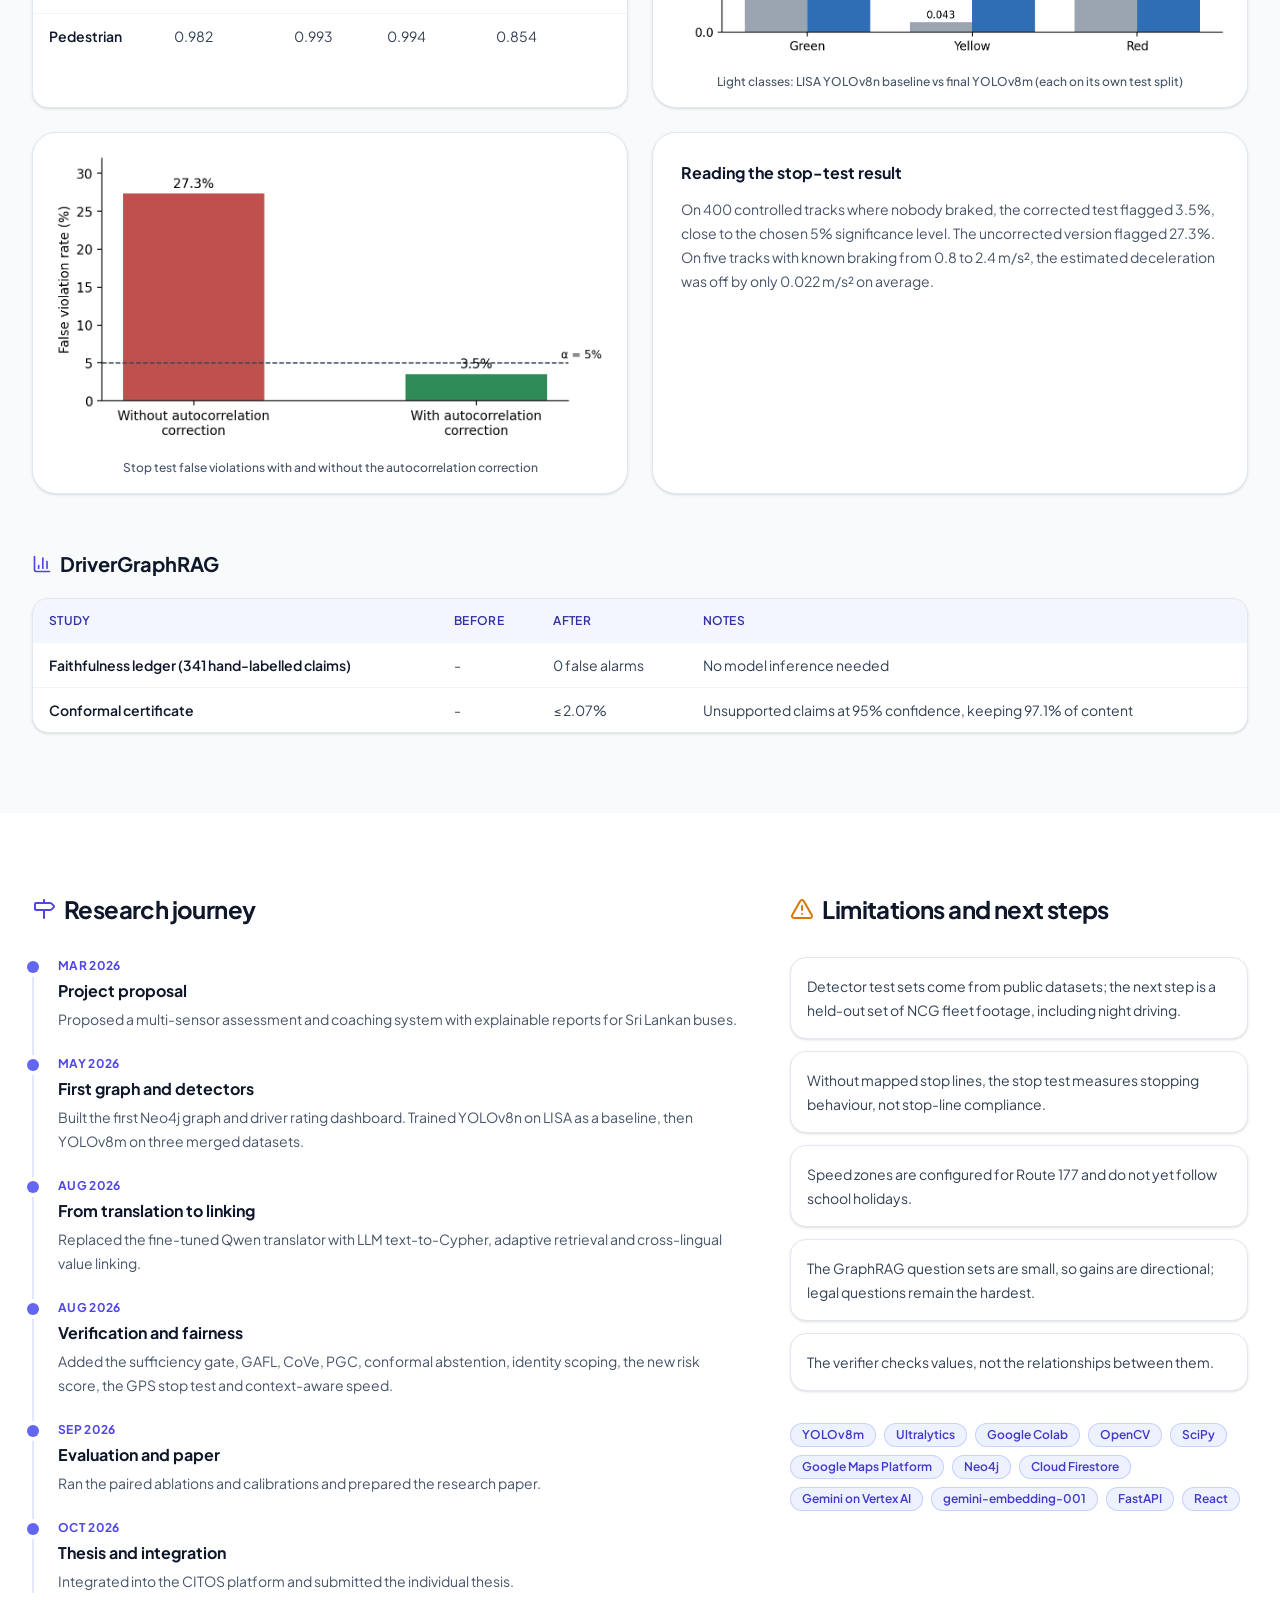
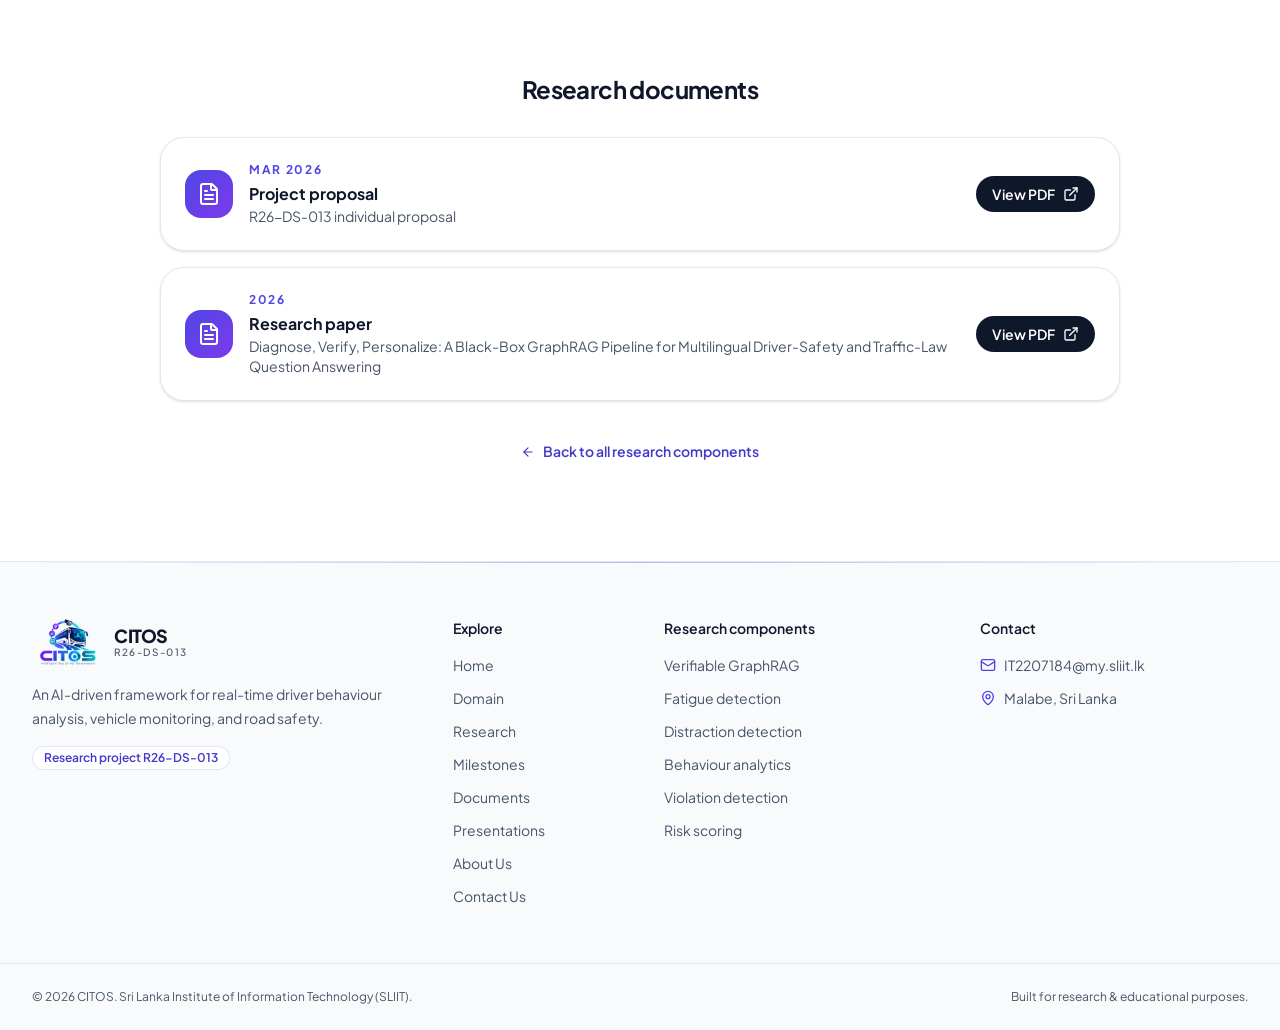
<file: driver-assessment.html>
<!doctype html>
<html lang="en">
<head>
  <meta charset="utf-8">
  <meta name="viewport" content="width=device-width, initial-scale=1">
  <title>Driver Assessment &amp; Explainable AI · CITOS</title>
  <meta name="description" content="Research write-up of the Intelligent Bus Driver Assessment &amp; Explainable AI-Based System: YOLOv8m violation detection with a GPS stop test, context-aware speed limits, fair risk scoring and the verifiable multilingual DriverGraphRAG assistant.">
  <meta name="keywords" content="driver monitoring, GraphRAG, fatigue detection, driver distraction, traffic violation detection, road safety, Sri Lanka, SLIIT research">
  <meta property="og:title" content="CITOS">
  <meta property="og:description" content="An AI-driven framework for real-time driver behaviour analysis, vehicle monitoring, and road safety.">
  <meta property="og:type" content="website">
  <link rel="icon" href="assets/images/logo.svg" type="image/svg+xml">
  <link rel="apple-touch-icon" href="assets/images/logo.png">
  <link rel="preconnect" href="https://fonts.googleapis.com">
  <link rel="preconnect" href="https://fonts.gstatic.com" crossorigin>
  <link rel="stylesheet" href="https://fonts.googleapis.com/css2?family=Geist+Mono:wght@400;500&amp;family=Plus+Jakarta+Sans:wght@400;500;600;700;800&amp;display=swap">
  <link rel="stylesheet" href="css/styles.css">
</head>
<body>
<a href="#main" class="skip-link">Skip to content</a>
<header class="site-header">
  <div class="container site-header__bar">
    <a href="index.html" class="logo" aria-label="CITOS home">
      <img src="assets/images/logo.png" alt="" width="72" height="48">
      <span class="logo__text">
        <span class="logo__name">CITOS</span>
        <span class="logo__tagline">R26-DS-013</span>
      </span>
    </a>
    <nav aria-label="Primary">
      <ul class="nav-pills"><li><a href="index.html">Home</a></li><li><a href="domain.html">Domain</a></li><li><a href="research.html" aria-current="page">Research</a></li><li><a href="milestones.html">Milestones</a></li><li><a href="documents.html">Documents</a></li><li><a href="presentations.html">Presentations</a></li><li><a href="about.html">About Us</a></li><li><a href="contact.html">Contact Us</a></li></ul>
    </nav>
    <button type="button" class="menu-toggle" popovertarget="mobile-nav" aria-controls="mobile-nav" aria-label="Toggle menu">
      <svg class="icon icon-open" xmlns="http://www.w3.org/2000/svg" viewBox="0 0 24 24" fill="none" stroke="currentColor" stroke-width="2" stroke-linecap="round" stroke-linejoin="round" aria-hidden="true"><path d="M4 5h16"/><path d="M4 12h16"/><path d="M4 19h16"/></svg><svg class="icon icon-close" xmlns="http://www.w3.org/2000/svg" viewBox="0 0 24 24" fill="none" stroke="currentColor" stroke-width="2" stroke-linecap="round" stroke-linejoin="round" aria-hidden="true"><path d="M18 6 6 18"/><path d="m6 6 12 12"/></svg>
    </button>
  </div>
  <nav id="mobile-nav" class="mobile-nav" popover aria-label="Mobile">
    <ul class="container"><li><a href="index.html">Home</a></li><li><a href="domain.html">Domain</a></li><li><a href="research.html" aria-current="page">Research</a></li><li><a href="milestones.html">Milestones</a></li><li><a href="documents.html">Documents</a></li><li><a href="presentations.html">Presentations</a></li><li><a href="about.html">About Us</a></li><li><a href="contact.html">Contact Us</a></li></ul>
  </nav>
</header>
<main id="main">
<section class="page-hero">
  <div class="decor decor--fill bg-grid mask-fade-b"></div>
  <div class="decor blob page-hero__blob-right"></div>
  <div class="decor blob page-hero__blob-left"></div>
  <div class="page-hero__inner">
    <span class="badge badge--caps">Research component · R26-DS-013</span>
    <h1>Driver assessment you can <span class="text-gradient">check and question</span></h1>
    <p>Detects traffic violations from the bus dashcam, GPS and route context, scores every driver fairly, and explains each score in English, Sinhala, Tamil or Singlish with answers that are checked against the evidence before anyone sees them.</p>
    <div class="meta-line">
      <span><svg class="icon" xmlns="http://www.w3.org/2000/svg" viewBox="0 0 24 24" fill="none" stroke="currentColor" stroke-width="2" stroke-linecap="round" stroke-linejoin="round" aria-hidden="true"><path d="M21.42 10.922a1 1 0 0 0-.019-1.838L12.83 5.18a2 2 0 0 0-1.66 0L2.6 9.08a1 1 0 0 0 0 1.832l8.57 3.908a2 2 0 0 0 1.66 0z"/><path d="M22 10v6"/><path d="M6 12.5V16a6 3 0 0 0 12 0v-3.5"/></svg>Saiful Islam I (IT22071484)</span>
      <span>Supervisor: Dr. Mahima Weerasinghe</span>
      <span>Co-supervisor: Dr. Junios Anjana</span>
    </div>
    <nav aria-label="Sections" class="cluster cluster--center nav-chips nav-chips--sm"><a href="#problem">Problem</a><a href="#objectives">Objectives</a><a href="#method">Methodology</a><a href="#architecture">Architecture</a><a href="#detection">Violation detection</a><a href="#speed">Context-aware speed</a><a href="#scoring">Risk scoring</a><a href="#graphrag">DriverGraphRAG</a><a href="#results">Results</a><a href="#journey">Research journey</a><a href="#documents">Documents</a></nav>
  </div>
</section>

<!-- ───────────── Key results ───────────── -->
<section aria-label="Key results" class="pb-16">
  <div class="container grid" style="--sm: 2; --lg: 4; --gap: 1rem"><div class="card key-result"><strong>0.973</strong><span>mAP@0.5 of the YOLOv8m detector on its held-out test split</span></div><div class="card key-result"><strong>3.5%</strong><span>false violations from the GPS stop test, against 27.3% without our correction</span></div><div class="card key-result"><strong>0 / 341</strong><span>false alarms when checking answer claims against the graph</span></div><div class="card key-result"><strong>≤ 2.07%</strong><span>certified rate of unsupported claims at 95% confidence</span></div></div>
</section>

<!-- ───────────── Problem and gap ───────────── -->
<section id="problem" class="section section--md section--surface anchor">
  <div class="container">
    <div class="section-heading section-heading--center"><span class="eyebrow">Research problem</span><h2>Why driver assessment needed rethinking</h2><p>Four problems, each one making a driver score harder to trust.</p></div>
    <div class="grid mt-12" style="--md: 2"><div class="callout callout--amber callout--amber-soft callout--lg">
          <p class="callout__title callout__title--base"><svg class="icon" xmlns="http://www.w3.org/2000/svg" viewBox="0 0 24 24" fill="none" stroke="currentColor" stroke-width="2" stroke-linecap="round" stroke-linejoin="round" aria-hidden="true"><circle cx="12" cy="12" r="10"/><line x1="12" x2="12" y1="8" y2="12"/><line x1="12" x2="12.01" y1="16" y2="16"/></svg>A detection is not a violation</p>
          <p class="callout__text">A camera that flags every red light it sees punishes the drivers who stopped correctly. What matters is what the bus did after the light turned red.</p>
        </div><div class="callout callout--amber callout--amber-soft callout--lg">
          <p class="callout__title callout__title--base"><svg class="icon" xmlns="http://www.w3.org/2000/svg" viewBox="0 0 24 24" fill="none" stroke="currentColor" stroke-width="2" stroke-linecap="round" stroke-linejoin="round" aria-hidden="true"><circle cx="12" cy="12" r="10"/><line x1="12" x2="12" y1="8" y2="12"/><line x1="12" x2="12.01" y1="16" y2="16"/></svg>One speed limit does not fit every road</p>
          <p class="callout__text">60 km/h can be legal on an open road and dangerous outside a school at 8 a.m. or in heavy rain. Fixed limits ignore that context.</p>
        </div><div class="callout callout--amber callout--amber-soft callout--lg">
          <p class="callout__title callout__title--base"><svg class="icon" xmlns="http://www.w3.org/2000/svg" viewBox="0 0 24 24" fill="none" stroke="currentColor" stroke-width="2" stroke-linecap="round" stroke-linejoin="round" aria-hidden="true"><circle cx="12" cy="12" r="10"/><line x1="12" x2="12" y1="8" y2="12"/><line x1="12" x2="12.01" y1="16" y2="16"/></svg>Scores are numbers nobody can question</p>
          <p class="callout__text">Flat point deductions ignore how much a driver has driven, never forgive old mistakes, and give no reason a driver or manager can check against the law.</p>
        </div><div class="callout callout--amber callout--amber-soft callout--lg">
          <p class="callout__title callout__title--base"><svg class="icon" xmlns="http://www.w3.org/2000/svg" viewBox="0 0 24 24" fill="none" stroke="currentColor" stroke-width="2" stroke-linecap="round" stroke-linejoin="round" aria-hidden="true"><circle cx="12" cy="12" r="10"/><line x1="12" x2="12" y1="8" y2="12"/><line x1="12" x2="12.01" y1="16" y2="16"/></svg>LLM explanations can be confidently wrong</p>
          <p class="callout__text">A language model asked about a driver can state a fine, a section or a date that is not in the records. In a disciplinary setting that is worse than no answer.</p>
        </div></div>
    <div class="card card--brand-border mt-8">
      <p class="title-icon bold"><svg class="icon" xmlns="http://www.w3.org/2000/svg" viewBox="0 0 24 24" fill="none" stroke="currentColor" stroke-width="2" stroke-linecap="round" stroke-linejoin="round" aria-hidden="true"><circle cx="12" cy="12" r="10"/><circle cx="12" cy="12" r="6"/><circle cx="12" cy="12" r="2"/></svg>Research gap</p>
      <p class="text-sm mt-3" style="line-height: 1.75rem; color: var(--slate-700)">Existing work detects lights and signs but does not test whether the vehicle then stopped; fleet telematics compare speed against one fixed limit; adaptive RAG methods need token probabilities, internal model signals or training that a commercial black-box model does not expose; and verification methods rely on another model that can itself hallucinate. No system ties these together into one explainable, evidence-backed assessment for bus drivers in Sri Lanka.</p>
    </div>
  </div>
</section>

<!-- ───────────── Objectives and questions ───────────── -->
<section id="objectives" class="section section--md anchor">
  <div class="container grid" style="--lg: 2; --gap: 2.5rem">
    <div>
      <h2 class="title-2xl title-icon"><svg class="icon" xmlns="http://www.w3.org/2000/svg" viewBox="0 0 24 24" fill="none" stroke="currentColor" stroke-width="2" stroke-linecap="round" stroke-linejoin="round" aria-hidden="true"><path d="M13 5h8"/><path d="M13 12h8"/><path d="M13 19h8"/><path d="m3 17 2 2 4-4"/><path d="m3 7 2 2 4-4"/></svg>Objectives</h2>
      <ul class="check-list mt-6"><li><svg class="icon" xmlns="http://www.w3.org/2000/svg" viewBox="0 0 24 24" fill="none" stroke="currentColor" stroke-width="2" stroke-linecap="round" stroke-linejoin="round" aria-hidden="true"><circle cx="12" cy="12" r="10"/><path d="m16 9-5.5 5.5L8 12"/></svg><span>Train a detector for traffic lights, crosswalks and pedestrians, and decide violations only after a statistical GPS stop test.</span></li><li><svg class="icon" xmlns="http://www.w3.org/2000/svg" viewBox="0 0 24 24" fill="none" stroke="currentColor" stroke-width="2" stroke-linecap="round" stroke-linejoin="round" aria-hidden="true"><circle cx="12" cy="12" r="10"/><path d="m16 9-5.5 5.5L8 12"/></svg><span>Set speed limits from hospital, school and university zones, time of day and live weather along the bus route.</span></li><li><svg class="icon" xmlns="http://www.w3.org/2000/svg" viewBox="0 0 24 24" fill="none" stroke="currentColor" stroke-width="2" stroke-linecap="round" stroke-linejoin="round" aria-hidden="true"><circle cx="12" cy="12" r="10"/><path d="m16 9-5.5 5.5L8 12"/></svg><span>Store every violation in Firestore and the Neo4j graph, linked to the Motor Traffic Act, and score drivers with an exposure-normalised, time-decayed rate.</span></li><li><svg class="icon" xmlns="http://www.w3.org/2000/svg" viewBox="0 0 24 24" fill="none" stroke="currentColor" stroke-width="2" stroke-linecap="round" stroke-linejoin="round" aria-hidden="true"><circle cx="12" cy="12" r="10"/><path d="m16 9-5.5 5.5L8 12"/></svg><span>Answer questions over the graph with a failure-aware, multilingual GraphRAG pipeline that works with a black-box model.</span></li><li><svg class="icon" xmlns="http://www.w3.org/2000/svg" viewBox="0 0 24 24" fill="none" stroke="currentColor" stroke-width="2" stroke-linecap="round" stroke-linejoin="round" aria-hidden="true"><circle cx="12" cy="12" r="10"/><path d="m16 9-5.5 5.5L8 12"/></svg><span>Verify every claim in an answer against the retrieved rows, with a statistical bound on unsupported claims.</span></li><li><svg class="icon" xmlns="http://www.w3.org/2000/svg" viewBox="0 0 24 24" fill="none" stroke="currentColor" stroke-width="2" stroke-linecap="round" stroke-linejoin="round" aria-hidden="true"><circle cx="12" cy="12" r="10"/><path d="m16 9-5.5 5.5L8 12"/></svg><span>Show each user only what their role allows, and integrate everything into the CITOS platform.</span></li></ul>
    </div>
    <div>
      <h2 class="title-2xl title-icon"><svg class="icon" xmlns="http://www.w3.org/2000/svg" viewBox="0 0 24 24" fill="none" stroke="currentColor" stroke-width="2" stroke-linecap="round" stroke-linejoin="round" aria-hidden="true"><path d="M15 14c.2-1 .7-1.7 1.5-2.5 1-.9 1.5-2.2 1.5-3.5A6 6 0 0 0 6 8c0 1 .2 2.2 1.5 3.5.7.7 1.3 1.5 1.5 2.5"/><path d="M9 18h6"/><path d="M10 22h4"/></svg>Research questions</h2>
      <ol class="rq-list mt-6"><li><b>RQ1</b><span>Can a camera detector and a GPS stop test together decide red-light and crossing violations without accusing drivers who stopped?</span></li><li><b>RQ2</b><span>Can speed limits that depend on location, time and weather be applied automatically along a route?</span></li><li><b>RQ3</b><span>Does diagnosing why retrieval failed, and choosing a matching repair, improve accuracy without extra latency?</span></li><li><b>RQ4</b><span>Does binding Sinhala, Tamil and Singlish mentions to graph values improve accuracy on non-English questions?</span></li><li><b>RQ5</b><span>Can answers be verified claim by claim without extra model inference, with a certified bound on errors?</span></li><li><b>RQ6</b><span>Can a driver score be made fair to exposure and allow recovery?</span></li></ol>
    </div>
  </div>
</section>

<!-- ───────────── Methodology ───────────── -->
<section id="method" class="section section--md section--surface anchor">
  <div class="container">
    <div class="section-heading section-heading--center"><span class="eyebrow">Methodology</span><h2>How the research was carried out</h2><p>Every mechanism was built, measured and kept only when the evidence supported it.</p></div>
    <div class="grid mt-12" style="--sm: 2; --lg: 5; --gap: 1rem"><div class="card method-card"><small>01</small><strong>Design Science Research</strong><p>Build the artefact in short cycles, evaluate each mechanism, and keep it only if the evidence shows it helps.</p></div><div class="card method-card"><small>02</small><strong>Held-out model testing</strong><p>Both detectors were trained on Google Colab and evaluated on their own held-out test splits.</p></div><div class="card method-card"><small>03</small><strong>Controlled validation</strong><p>The stop test was checked on validation tracks with known ground truth, the only way to measure a false violation rate.</p></div><div class="card method-card"><small>04</small><strong>Paired ablations</strong><p>The same questions were sent to the live system with a mechanism off and on, with every other setting checked to be identical.</p></div><div class="card method-card"><small>05</small><strong>Hand labelling</strong><p>Every answer and every checked claim was labelled correct or incorrect by hand.</p></div></div>
  </div>
</section>

<!-- ───────────── Architecture ───────────── -->
<section id="architecture" class="section section--md anchor">
  <div class="container">
    <div class="section-heading section-heading--center"><span class="eyebrow">Architecture</span><h2>Four parts, one evidence trail</h2><p>Two violation sources feed one pipeline into Firestore and the Neo4j knowledge graph. The risk score and the assistant read from the same records, so every score can be explained.</p></div>
    <div class="grid mt-12" style="--lg: 2">
      <figure class="figure">
          <img src="assets/figures/fig_component_arch.png" alt="Layered architecture of the component" loading="lazy">
          <figcaption>Layered architecture of the component</figcaption>
        </figure>
      <figure class="figure">
          <img src="assets/figures/fig_sources.png" alt="Both violation sources share one ingestion pipeline" loading="lazy">
          <figcaption>Both violation sources share one ingestion pipeline</figcaption>
        </figure>
    </div>
  </div>
</section>

<!-- ───────────── Part 1: detection ───────────── -->
<section id="detection" class="section section--md section--surface anchor">
  <div class="container">
    <div class="part-header">
        <div class="component-label">
          <span class="tone-icon"><svg class="icon" xmlns="http://www.w3.org/2000/svg" viewBox="0 0 24 24" fill="none" stroke="currentColor" stroke-width="2" stroke-linecap="round" stroke-linejoin="round" aria-hidden="true"><path d="M13.997 4a2 2 0 0 1 1.76 1.05l.486.9A2 2 0 0 0 18.003 7H20a2 2 0 0 1 2 2v9a2 2 0 0 1-2 2H4a2 2 0 0 1-2-2V9a2 2 0 0 1 2-2h1.997a2 2 0 0 0 1.759-1.048l.489-.904A2 2 0 0 1 10.004 4z"/><circle cx="12" cy="13" r="3"/></svg></span>
          <span class="part-label">Part 1</span>
        </div>
        <h2>Camera-based violation detection</h2>
        <p>A YOLOv8m detector finds traffic lights, crosswalks and pedestrians in the dashcam video. Seeing a red light is not enough: a statistical test on the bus GPS speed decides whether the bus actually stopped.</p>
      </div>
    <div class="grid mt-10" style="--lg: 2; --gap: 2rem">
      <div class="card">
        <h3 class="bold">How it works</h3>
        <div class="mt-5"><ol class="steps"><li><span class="num">1</span><span>The dashcam clip is uploaded with the time of its first frame, so video time lines up with GPS time.</span></li><li><span class="num">2</span><span>YOLOv8m runs on the sampled frames (640 px, confidence 0.25, IoU 0.45).</span></li><li><span class="num">3</span><span>A class counts only after it appears in two sampled frames, which filters flickers and brake lights.</span></li><li><span class="num">4</span><span>A confirmed red light, or a pedestrian on a crosswalk, sets the event anchor and triggers the stop test.</span></li><li><span class="num">5</span><span>The stop test reads the bus GPS speed 2 s before to 5 s after the anchor and returns one of five verdicts.</span></li><li><span class="num">6</span><span>Only &#x27;slowing&#x27; or &#x27;not stopping&#x27; becomes a violation, with the measured speed, minimum speed and braking attached, and a Sinhala voice alert tells the driver to stop completely.</span></li></ol></div>
      </div>
      <figure class="figure">
          <img src="assets/figures/fig_detect_flow.png" alt="Detection flow from dashcam clip to recorded violation" loading="lazy">
          <figcaption>Detection flow from dashcam clip to recorded violation</figcaption>
        </figure>
    </div>

    <h3 class="title-xl mt-12">Training data and models</h3>
    <p class="card__text max-3xl">We first trained YOLOv8n on the LISA traffic light dataset on a Colab Tesla T4. It reached only 0.309
      mAP@0.5 and never detected yellow, so we moved to YOLOv8m on three merged Roboflow datasets (7,417 images,
      five classes), trained for 100 epochs on a Colab A100.</p>
    <div class="mt-5"><div class="table-wrap"><table class="data-table"><thead><tr><th scope="col">Dataset</th><th scope="col">Source</th><th scope="col">Classes</th><th scope="col">Train / val / test</th><th scope="col">Used for</th></tr></thead><tbody><tr><td>LISA Traffic Light</td><td>Public research dataset</td><td>Green, yellow, red</td><td>14,247 / 3,766 / 18,252</td><td>Baseline (YOLOv8n)</td></tr><tr><td>Traffic Light Detection</td><td>Roboflow Universe</td><td>Green, red, yellow</td><td>3,286 / 50 / 574</td><td>Final model</td></tr><tr><td>Crosswalk Detection</td><td>Roboflow Universe</td><td>Crosswalk</td><td>734 / 210 / 105</td><td>Final model</td></tr><tr><td>Pedestrian Detection</td><td>Roboflow Universe (IIT Palakkad)</td><td>Pedestrian</td><td>1,773 / 343 / 342</td><td>Final model</td></tr></tbody></table></div></div>

    <div class="grid mt-12" style="--lg: 2; --gap: 2rem">
      <div>
        <h3 class="title-xl">The GPS stop test</h3>
        <p class="card__text">A weighted regression fits the speed trend after the red light and a one-sided t-test asks whether
          the bus was really slowing. Because GPS samples are correlated, the test uses an effective sample
          size; without that correction it would accuse more than a quarter of drivers who never slowed down.
          Three of the five verdicts never record a violation.</p>
        <div class="mt-5"><div class="table-wrap"><table class="data-table"><thead><tr><th scope="col">Verdict</th><th scope="col">Meaning</th><th scope="col">Outcome</th></tr></thead><tbody><tr><td>Stopped</td><td>Came to rest and stayed below 0.30 m/s for a second</td><td>No violation</td></tr><tr><td>Decelerating</td><td>Braking properly when the window ended</td><td>No violation</td></tr><tr><td>Indeterminate</td><td>Too few good GPS fixes to decide</td><td>No violation (abstain)</td></tr><tr><td>Slowing</td><td>Real deceleration, far too gentle to stop</td><td>Rolling stop</td></tr><tr><td>Not stopping</td><td>No significant deceleration</td><td>Red-light running</td></tr></tbody></table></div></div>
      </div>
      <figure class="figure">
          <img src="assets/figures/fig_stop_flow.png" alt="Decision logic of the GPS stop test" loading="lazy">
          <figcaption>Decision logic of the GPS stop test</figcaption>
        </figure>
    </div>
  </div>
</section>

<!-- ───────────── Part 2: speed ───────────── -->
<section id="speed" class="section section--md anchor">
  <div class="container">
    <div class="part-header">
        <div class="component-label">
          <span class="tone-icon"><svg class="icon" xmlns="http://www.w3.org/2000/svg" viewBox="0 0 24 24" fill="none" stroke="currentColor" stroke-width="2" stroke-linecap="round" stroke-linejoin="round" aria-hidden="true"><path d="M20 10c0 4.993-5.539 10.193-7.399 11.799a1 1 0 0 1-1.202 0C9.539 20.193 4 14.993 4 10a8 8 0 0 1 16 0"/><circle cx="12" cy="10" r="3"/></svg></span>
          <span class="part-label">Part 2</span>
        </div>
        <h2>Context-aware speed monitoring</h2>
        <p>The safe speed depends on where the bus is, what time it is and what the weather is doing. The module works out the limit at the bus&#x27;s position along the route and records speeding against that limit.</p>
      </div>
    <div class="grid mt-10" style="--lg: 2; --gap: 2rem">
      <div class="card">
        <h3 class="bold">How it works</h3>
        <div class="mt-5"><ol class="steps"><li><span class="num">1</span><span>The SLTB Route 177 corridor (Kollupitiya to Kaduwela) is traced with the Google Directions API.</span></li><li><span class="num">2</span><span>Hospitals, schools, preschools and universities come from a curated list plus the Google Places API, and are kept only if they lie within 150 m of the route.</span></li><li><span class="num">3</span><span>At each bus GPS position, every sensitive place whose 1 km zone contains the bus is checked, highest priority first.</span></li><li><span class="num">4</span><span>Live weather at the bus position comes from the Google Weather API, with Open-Meteo as a fallback.</span></li><li><span class="num">5</span><span>If the bus is faster than the applicable limit, a violation with speed, limit, zone, weather and address is recorded, at most once per zone every 45 seconds.</span></li></ol></div>
      </div>
      <figure class="figure">
          <img src="assets/figures/fig_speed_flow.png" alt="Context-aware speed monitoring flow" loading="lazy">
          <figcaption>Context-aware speed monitoring flow</figcaption>
        </figure>
    </div>
    <div class="grid mt-10" style="--lg: 2; --gap: 2rem">
      <div>
        <h3 class="title-xl title-icon"><svg class="icon" xmlns="http://www.w3.org/2000/svg" viewBox="0 0 24 24" fill="none" stroke="currentColor" stroke-width="2" stroke-linecap="round" stroke-linejoin="round" aria-hidden="true"><path d="M4 14.899A7 7 0 1 1 15.71 8h1.79a4.5 4.5 0 0 1 2.5 8.242"/><path d="M16 14v6"/><path d="M8 14v6"/><path d="M12 16v6"/></svg>Applicable limits</h3>
        <div class="mt-4"><div class="table-wrap"><table class="data-table"><thead><tr><th scope="col">Context</th><th scope="col">Dry</th><th scope="col">Rain</th></tr></thead><tbody><tr><td>Within 1 km of a hospital (any time)</td><td>35 km/h</td><td>35 km/h</td></tr><tr><td>Within 1 km of a school or preschool (06:00 to 14:00)</td><td>40 km/h</td><td>35 km/h</td></tr><tr><td>Within 1 km of a university (06:00 to 17:30)</td><td>40 km/h</td><td>35 km/h</td></tr><tr><td>Open corridor</td><td>70 km/h</td><td>50 km/h</td></tr></tbody></table></div></div>
      </div>
      <div>
        <h3 class="title-xl title-icon"><svg class="icon" xmlns="http://www.w3.org/2000/svg" viewBox="0 0 24 24" fill="none" stroke="currentColor" stroke-width="2" stroke-linecap="round" stroke-linejoin="round" aria-hidden="true"><path d="M12 5v16"/><path d="M20.001 19A2 2 0 0022 17V5a2 2 0 00-1.999-2L16 3.002A5 5 0 0012 5a5 5 0 00-4-2H4a2 2 0 00-2 2v12a2 2 0 001.999 2H8a5 5 0 014 2 5 5 0 014-2z"/></svg>Linked to the Motor Traffic Act</h3>
        <p class="card__text">Violations from both sources are stored in Firestore and merged into the Neo4j graph with the
          sections that govern them.</p>
        <div class="mt-4"><div class="table-wrap"><table class="data-table"><thead><tr><th scope="col">Violation</th><th scope="col">Section</th><th scope="col">Penalty section</th></tr></thead><tbody><tr><td>Red-light running / rolling stop</td><td>151(2)</td><td>217</td></tr><tr><td>Pedestrian crossing rolling stop</td><td>151(2)</td><td>217</td></tr><tr><td>School, hospital or university zone speeding</td><td>141A</td><td>141A</td></tr><tr><td>Rain speeding</td><td>141A</td><td>141A</td></tr></tbody></table></div></div>
      </div>
    </div>
  </div>
</section>

<!-- ───────────── Part 3: scoring ───────────── -->
<section id="scoring" class="section section--md section--surface anchor">
  <div class="container">
    <div class="part-header">
        <div class="component-label">
          <span class="tone-icon"><svg class="icon" xmlns="http://www.w3.org/2000/svg" viewBox="0 0 24 24" fill="none" stroke="currentColor" stroke-width="2" stroke-linecap="round" stroke-linejoin="round" aria-hidden="true"><path d="m12 14 4-4"/><path d="M3.34 19a10 10 0 1 1 17.32 0"/></svg></span>
          <span class="part-label">Part 3</span>
        </div>
        <h2>A fair driver risk score</h2>
        <p>The old score started at 100 and subtracted fixed points. The new one borrows the credibility models motor insurers use, so it is fair to how much and where a driver drives, and it lets a driver recover.</p>
      </div>
    <div class="grid mt-10" style="--sm: 2; --lg: 3; --gap: 1.25rem"><div class="card" style="--pad: 1.5rem"><p class="bold">A rate, not a count</p><p class="card__text">Risk is severity per kilometre driven, so a driver with 5,000 trips is not judged like one with 5.</p></div><div class="card" style="--pad: 1.5rem"><p class="bold">Fair to new drivers</p><p class="card__text">A prior pulls drivers with little history toward the fleet average until enough evidence builds up.</p></div><div class="card" style="--pad: 1.5rem"><p class="bold">Violations fade</p><p class="card__text">Both sides of the rate halve every six months, so a clean period raises the score with no special rule.</p></div><div class="card" style="--pad: 1.5rem"><p class="bold">Severity is measured</p><p class="card__text">A rolling stop is graded by the minimum speed at the crossing, speeding by the excess over the limit.</p></div><div class="card" style="--pad: 1.5rem"><p class="bold">Weather is fair</p><p class="card__text">Rain, fog and storms increase exposure, so a driver rostered onto monsoon shifts is not punished for it.</p></div><div class="card" style="--pad: 1.5rem"><p class="bold">Honest confidence</p><p class="card__text">Each score says how much driving supports it, and a separate flag catches three violations within 30 days.</p></div></div>
    <div class="card card--brand-border formula mt-8">
      <p>risk = (prior + decayed severity) / (prior exposure + decayed kilometres)<span class="dot">·</span>score = 100 · e<sup>−k · risk</sup></p>
    </div>
  </div>
</section>

<!-- ───────────── Part 4: GraphRAG ───────────── -->
<section id="graphrag" class="section section--md anchor">
  <div class="container">
    <div class="part-header">
        <div class="component-label">
          <span class="tone-icon"><svg class="icon" xmlns="http://www.w3.org/2000/svg" viewBox="0 0 24 24" fill="none" stroke="currentColor" stroke-width="2" stroke-linecap="round" stroke-linejoin="round" aria-hidden="true"><rect x="16" y="16" width="6" height="6" rx="1"/><rect x="2" y="16" width="6" height="6" rx="1"/><rect x="9" y="2" width="6" height="6" rx="1"/><path d="M5 16v-3a1 1 0 0 1 1-1h12a1 1 0 0 1 1 1v3"/><path d="M12 12V8"/></svg></span>
          <span class="part-label">Part 4</span>
        </div>
        <h2>DriverGraphRAG: answers that are checked</h2>
        <p>Drivers and fleet managers ask about scores, violations and the law in English, Sinhala, Tamil or Singlish. The model writes a graph query, answers only from the rows it gets back, and every claim is verified before the answer is shown.</p>
      </div>
    <div class="mt-10">
      <figure class="figure">
          <img src="assets/figures/fig_pipeline.png" alt="End-to-end request flow of DriverGraphRAG" loading="lazy">
          <figcaption>End-to-end request flow of DriverGraphRAG</figcaption>
        </figure>
    </div>
    <div class="grid mt-12" style="--lg: 2; --gap: 2rem">
      <div>
        <h3 class="title-xl">Diagnose before retrying</h3>
        <p class="card__text">When a first answer is weak, the controller first works out why, then applies the matching repair.
          Two failures that both return nothing need opposite fixes, which is why Mode E is checked before
          Mode A.</p>
        <div class="mt-4"><div class="table-wrap"><table class="data-table"><thead><tr><th scope="col">Mode</th><th scope="col">What went wrong</th><th scope="col">Repair</th></tr></thead><tbody><tr><td>E</td><td>No rows, and a value never matched anything in the graph</td><td>Swap in the real graph value, keep the query</td></tr><tr><td>A</td><td>No rows, values were correct</td><td>Ask for a broader query</td></tr><tr><td>B</td><td>Still no rows after broadening</td><td>Search the legal text by meaning</td></tr><tr><td>C</td><td>Rows came back, but the answer was weak</td><td>Ask for a targeted query using those rows</td></tr><tr><td>D</td><td>Law and records were never linked in one row</td><td>Bridge retrieval across both</td></tr><tr><td>F</td><td>The answer used values not in the rows</td><td>Regenerate, naming the bad values</td></tr></tbody></table></div></div>
      </div>
      <div>
        <h3 class="title-xl title-icon"><svg class="icon" xmlns="http://www.w3.org/2000/svg" viewBox="0 0 24 24" fill="none" stroke="currentColor" stroke-width="2" stroke-linecap="round" stroke-linejoin="round" aria-hidden="true"><path d="M20 13c0 5-3.5 7.5-7.66 8.95a1 1 0 0 1-.67-.01C7.5 20.5 4 18 4 13V6a1 1 0 0 1 1-1c2 0 4.5-1.2 6.24-2.72a1.17 1.17 0 0 1 1.52 0C14.51 3.81 17 5 19 5a1 1 0 0 1 1 1z"/><path d="m9 12 2 2 4-4"/></svg>Layers that keep answers honest</h3>
        <ul class="verify-list mt-4"><li><span class="num">1</span><div><strong>Evidence sufficiency gate</strong><p>Before writing, checks the rows actually contain what the question needs, for example that a penalty question really has penalty text.</p></div></li><li><span class="num">2</span><div><strong>Chain-of-Verification</strong><p>Asks verification questions about the draft and answers them from the rows with the draft hidden, then cross-checks the values.</p></div></li><li><span class="num">3</span><div><strong>Faithfulness ledger (GAFL)</strong><p>Extracts every amount, section, date, time, code, quantity and name and looks each one up in the rows, with no extra model call.</p></div></li><li><span class="num">4</span><div><strong>Grounding contrast (PGC)</strong><p>Re-asks with no evidence; anything the model says either way may come from memory and gets lower confidence.</p></div></li><li><span class="num">5</span><div><strong>Conformal abstention</strong><p>A threshold calibrated on labelled answers bounds how often an accepted claim is unsupported.</p></div></li><li><span class="num">6</span><div><strong>Claim confidence</strong><p>Each claim gets a confidence from how it was proved, and weak claims are qualified in the answer text itself.</p></div></li></ul>
      </div>
    </div>
    <div class="callout callout--accent callout--xl mt-10">
      <p class="callout__title callout__title--base"><svg class="icon" xmlns="http://www.w3.org/2000/svg" viewBox="0 0 24 24" fill="none" stroke="currentColor" stroke-width="2" stroke-linecap="round" stroke-linejoin="round" aria-hidden="true"><path d="M14 2v6a2 2 0 0 0 .245.96l5.51 10.08A2 2 0 0 1 18 22H6a2 2 0 0 1-1.755-2.96l5.51-10.08A2 2 0 0 0 10 8V2"/><path d="M6.453 15h11.094"/><path d="M8.5 2h7"/></svg>A design we tried and dropped</p>
      <p class="callout__text">Early on, we assumed questions had to be translated to English first, so we fine-tuned Qwen2.5-3B-Instruct with LoRA as a Singlish and Tanglish translator, using sentence pairs built from YouTube transcripts translated with NotebookLM. It did not translate reliably enough. Testing then showed that Gemini already understood the languages; what failed was turning a word into the exact value stored in the database. That finding led directly to cross-lingual value linking (XLINK).</p>
    </div>
  </div>
</section>

<!-- ───────────── Results ───────────── -->
<section id="results" class="section section--md section--surface anchor">
  <div class="container">
    <div class="section-heading section-heading--center"><span class="eyebrow">Findings</span><h2>What the <span class="text-gradient">evaluation showed</span></h2><p>Results from held-out test sets, controlled validation and paired ablations on the live system.</p></div>

    <h3 class="title-xl title-icon mt-14"><svg class="icon" xmlns="http://www.w3.org/2000/svg" viewBox="0 0 24 24" fill="none" stroke="currentColor" stroke-width="2" stroke-linecap="round" stroke-linejoin="round" aria-hidden="true"><path d="M3 3v16a2 2 0 0 0 2 2h16"/><path d="M18 17V9"/><path d="M13 17V5"/><path d="M8 17v-3"/></svg>Violation detection</h3>
    <div class="grid mt-5" style="--lg: 2">
      <div class="table-wrap"><table class="data-table"><thead><tr><th scope="col">Class</th><th scope="col">Precision</th><th scope="col">Recall</th><th scope="col">mAP@0.5</th><th scope="col">mAP@0.5:0.95</th></tr></thead><tbody><tr><td>All classes</td><td>0.939</td><td>0.948</td><td>0.973</td><td>0.760</td></tr><tr><td>Green</td><td>0.915</td><td>0.940</td><td>0.972</td><td>0.705</td></tr><tr><td>Yellow</td><td>0.879</td><td>0.895</td><td>0.942</td><td>0.714</td></tr><tr><td>Red</td><td>0.953</td><td>0.943</td><td>0.964</td><td>0.666</td></tr><tr><td>Crosswalk</td><td>0.966</td><td>0.969</td><td>0.990</td><td>0.859</td></tr><tr><td>Pedestrian</td><td>0.982</td><td>0.993</td><td>0.994</td><td>0.854</td></tr></tbody></table></div>
      <figure class="figure">
          <img src="assets/figures/fig_yolo_compare.png" alt="Light classes: LISA YOLOv8n baseline vs final YOLOv8m (each on its own test split)" loading="lazy">
          <figcaption>Light classes: LISA YOLOv8n baseline vs final YOLOv8m (each on its own test split)</figcaption>
        </figure>
    </div>
    <div class="grid mt-6" style="--lg: 2">
      <figure class="figure">
          <img src="assets/figures/fig_stop_fp.png" alt="Stop test false violations with and without the autocorrelation correction" loading="lazy">
          <figcaption>Stop test false violations with and without the autocorrelation correction</figcaption>
        </figure>
      <div class="card">
        <p class="bold">Reading the stop-test result</p>
        <p class="card__text mt-3">On 400 controlled tracks where nobody braked, the corrected test flagged 3.5%, close to the chosen
          5% significance level. The uncorrected version flagged 27.3%. On five tracks with known braking from
          0.8 to 2.4 m/s², the estimated deceleration was off by only 0.022 m/s² on average.</p>
      </div>
    </div>

    <h3 class="title-xl title-icon mt-14"><svg class="icon" xmlns="http://www.w3.org/2000/svg" viewBox="0 0 24 24" fill="none" stroke="currentColor" stroke-width="2" stroke-linecap="round" stroke-linejoin="round" aria-hidden="true"><path d="M3 3v16a2 2 0 0 0 2 2h16"/><path d="M18 17V9"/><path d="M13 17V5"/><path d="M8 17v-3"/></svg>DriverGraphRAG</h3>
    <div class="mt-5"><div class="table-wrap"><table class="data-table"><thead><tr><th scope="col">Study</th><th scope="col">Before</th><th scope="col">After</th><th scope="col">Notes</th></tr></thead><tbody><tr><td>Faithfulness ledger (341 hand-labelled claims)</td><td>-</td><td>0 false alarms</td><td>No model inference needed</td></tr><tr><td>Conformal certificate</td><td>-</td><td>≤ 2.07%</td><td>Unsupported claims at 95% confidence, keeping 97.1% of content</td></tr></tbody></table></div></div>
  </div>
</section>

<!-- ───────────── Journey and limits ───────────── -->
<section id="journey" class="section section--md anchor">
  <div class="container grid" style="--lg: 5; --gap: 3rem">
    <div style="--span-lg: 3">
      <h2 class="title-2xl title-icon"><svg class="icon" xmlns="http://www.w3.org/2000/svg" viewBox="0 0 24 24" fill="none" stroke="currentColor" stroke-width="2" stroke-linecap="round" stroke-linejoin="round" aria-hidden="true"><path d="M12 13v8"/><path d="M12 3v3"/><path d="M18.172 6a2 2 0 0 1 1.414.586l2.06 2.06a1.207 1.207 0 0 1 0 1.708l-2.06 2.06a2 2 0 0 1-1.414.586H4a1 1 0 0 1-1-1V7a1 1 0 0 1 1-1z"/></svg>Research journey</h2>
      <ol class="journey"><li><small>Mar 2026</small><strong>Project proposal</strong><p>Proposed a multi-sensor assessment and coaching system with explainable reports for Sri Lankan buses.</p></li><li><small>May 2026</small><strong>First graph and detectors</strong><p>Built the first Neo4j graph and driver rating dashboard. Trained YOLOv8n on LISA as a baseline, then YOLOv8m on three merged datasets.</p></li><li><small>Aug 2026</small><strong>From translation to linking</strong><p>Replaced the fine-tuned Qwen translator with LLM text-to-Cypher, adaptive retrieval and cross-lingual value linking.</p></li><li><small>Aug 2026</small><strong>Verification and fairness</strong><p>Added the sufficiency gate, GAFL, CoVe, PGC, conformal abstention, identity scoping, the new risk score, the GPS stop test and context-aware speed.</p></li><li><small>Sep 2026</small><strong>Evaluation and paper</strong><p>Ran the paired ablations and calibrations and prepared the research paper.</p></li><li><small>Oct 2026</small><strong>Thesis and integration</strong><p>Integrated into the CITOS platform and submitted the individual thesis.</p></li></ol>
    </div>
    <div style="--span-lg: 2">
      <h2 class="title-2xl title-icon"><svg class="icon amber-icon" xmlns="http://www.w3.org/2000/svg" viewBox="0 0 24 24" fill="none" stroke="currentColor" stroke-width="2" stroke-linecap="round" stroke-linejoin="round" aria-hidden="true"><path d="m21.73 18-8-14a2 2 0 0 0-3.48 0l-8 14A2 2 0 0 0 4 21h16a2 2 0 0 0 1.73-3"/><path d="M12 9v4"/><path d="M12 17h.01"/></svg>Limitations and next steps</h2>
      <ul class="limit-list"><li>Detector test sets come from public datasets; the next step is a held-out set of NCG fleet footage, including night driving.</li><li>Without mapped stop lines, the stop test measures stopping behaviour, not stop-line compliance.</li><li>Speed zones are configured for Route 177 and do not yet follow school holidays.</li><li>The GraphRAG question sets are small, so gains are directional; legal questions remain the hardest.</li><li>The verifier checks values, not the relationships between them.</li></ul>
      <div class="cluster mt-8"><span class="chip chip--md">YOLOv8m</span><span class="chip chip--md">Ultralytics</span><span class="chip chip--md">Google Colab</span><span class="chip chip--md">OpenCV</span><span class="chip chip--md">SciPy</span><span class="chip chip--md">Google Maps Platform</span><span class="chip chip--md">Neo4j</span><span class="chip chip--md">Cloud Firestore</span><span class="chip chip--md">Gemini on Vertex AI</span><span class="chip chip--md">gemini-embedding-001</span><span class="chip chip--md">FastAPI</span><span class="chip chip--md">React</span></div>
    </div>
  </div>
</section>

<!-- ───────────── Documents ───────────── -->
<section id="documents" class="pb-24 anchor">
  <div class="container container--5xl">
    <h2 class="title-2xl center">Research documents</h2>
    <div class="grid mt-8" style="--gap: 1rem"><div class="card doc-card doc-card--sm">
          <span class="gradient-icon"><svg class="icon" xmlns="http://www.w3.org/2000/svg" viewBox="0 0 24 24" fill="none" stroke="currentColor" stroke-width="2" stroke-linecap="round" stroke-linejoin="round" aria-hidden="true"><path d="M6 22a2 2 0 0 1-2-2V4a2 2 0 0 1 2-2h8a2.4 2.4 0 0 1 1.704.706l3.588 3.588A2.4 2.4 0 0 1 20 8v12a2 2 0 0 1-2 2z"/><path d="M14 2v5a1 1 0 0 0 1 1h5"/><path d="M10 9H8"/><path d="M16 13H8"/><path d="M16 17H8"/></svg></span>
          <div class="doc-card__body">
            <p class="overline">Mar 2026</p>
            <p class="bold mt-1">Project proposal</p>
            <p class="text-sm-tight muted">R26-DS-013 individual proposal</p>
          </div>
          <a href="https://storage.googleapis.com/citos-portfolio/saiful/Proposal%20Document_R26-DS-013_IT22071484.pdf" target="_blank" rel="noopener noreferrer" class="btn btn--dark">View PDF <svg class="icon" xmlns="http://www.w3.org/2000/svg" viewBox="0 0 24 24" fill="none" stroke="currentColor" stroke-width="2" stroke-linecap="round" stroke-linejoin="round" aria-hidden="true"><path d="M15 3h6v6"/><path d="M10 14 21 3"/><path d="M18 13v6a2 2 0 0 1-2 2H5a2 2 0 0 1-2-2V8a2 2 0 0 1 2-2h6"/></svg></a>
        </div><div class="card doc-card doc-card--sm">
          <span class="gradient-icon"><svg class="icon" xmlns="http://www.w3.org/2000/svg" viewBox="0 0 24 24" fill="none" stroke="currentColor" stroke-width="2" stroke-linecap="round" stroke-linejoin="round" aria-hidden="true"><path d="M6 22a2 2 0 0 1-2-2V4a2 2 0 0 1 2-2h8a2.4 2.4 0 0 1 1.704.706l3.588 3.588A2.4 2.4 0 0 1 20 8v12a2 2 0 0 1-2 2z"/><path d="M14 2v5a1 1 0 0 0 1 1h5"/><path d="M10 9H8"/><path d="M16 13H8"/><path d="M16 17H8"/></svg></span>
          <div class="doc-card__body">
            <p class="overline">2026</p>
            <p class="bold mt-1">Research paper</p>
            <p class="text-sm-tight muted">Diagnose, Verify, Personalize: A Black-Box GraphRAG Pipeline for Multilingual Driver-Safety and Traffic-Law Question Answering</p>
          </div>
          <a href="https://storage.googleapis.com/citos-portfolio/saiful/Diagnose%20Verify%20Personalize%20A%20Black-Box%20GraphRAG%20Pipeline%20for%20Multilingual%20Driver-Safety%20and%20Traffic-Law%20Question%20Answering.pdf" target="_blank" rel="noopener noreferrer" class="btn btn--dark">View PDF <svg class="icon" xmlns="http://www.w3.org/2000/svg" viewBox="0 0 24 24" fill="none" stroke="currentColor" stroke-width="2" stroke-linecap="round" stroke-linejoin="round" aria-hidden="true"><path d="M15 3h6v6"/><path d="M10 14 21 3"/><path d="M18 13v6a2 2 0 0 1-2 2H5a2 2 0 0 1-2-2V8a2 2 0 0 1 2-2h6"/></svg></a>
        </div></div>
    <div class="center mt-10">
      <a href="research.html" class="link-arrow"><svg class="icon" xmlns="http://www.w3.org/2000/svg" viewBox="0 0 24 24" fill="none" stroke="currentColor" stroke-width="2" stroke-linecap="round" stroke-linejoin="round" aria-hidden="true"><path d="m12 19-7-7 7-7"/><path d="M19 12H5"/></svg>Back to all research components</a>
    </div>
  </div>
</section>
</main>
<footer class="site-footer">
  <div class="container grid site-footer__grid" style="--md: 12">
    <div class="site-footer__about" style="--span-md: 4">
      <a href="index.html" class="logo" aria-label="CITOS home">
      <img src="assets/images/logo.png" alt="" width="72" height="48">
      <span class="logo__text">
        <span class="logo__name">CITOS</span>
        <span class="logo__tagline">R26-DS-013</span>
      </span>
    </a>
      <p>An AI-driven framework for real-time driver behaviour analysis, vehicle monitoring, and road safety.</p>
      <p class="project-tag">Research project R26-DS-013</p>
    </div>
    <div style="--span-md: 2">
      <h3>Explore</h3>
      <ul class="footer-links"><li><a href="index.html">Home</a></li><li><a href="domain.html">Domain</a></li><li><a href="research.html">Research</a></li><li><a href="milestones.html">Milestones</a></li><li><a href="documents.html">Documents</a></li><li><a href="presentations.html">Presentations</a></li><li><a href="about.html">About Us</a></li><li><a href="contact.html">Contact Us</a></li></ul>
    </div>
    <div style="--span-md: 3">
      <h3>Research components</h3>
      <ul class="footer-links"><li><a href="research.html#graphrag">Verifiable GraphRAG</a></li><li><a href="research.html#fatigue">Fatigue detection</a></li><li><a href="research.html#distraction">Distraction detection</a></li><li><a href="research.html#behaviour">Behaviour analytics</a></li><li><a href="research.html#traffic">Violation detection</a></li><li><a href="research.html#scoring">Risk scoring</a></li></ul>
    </div>
    <div style="--span-md: 3">
      <h3>Contact</h3>
      <ul class="footer-links">
        <li><svg class="icon" xmlns="http://www.w3.org/2000/svg" viewBox="0 0 24 24" fill="none" stroke="currentColor" stroke-width="2" stroke-linecap="round" stroke-linejoin="round" aria-hidden="true"><path d="m22 7-8.991 5.727a2 2 0 0 1-2.009 0L2 7"/><rect x="2" y="4" width="20" height="16" rx="2"/></svg><a href="mailto:IT2207184@my.sliit.lk">IT2207184@my.sliit.lk</a></li>
        <li><svg class="icon" xmlns="http://www.w3.org/2000/svg" viewBox="0 0 24 24" fill="none" stroke="currentColor" stroke-width="2" stroke-linecap="round" stroke-linejoin="round" aria-hidden="true"><path d="M20 10c0 4.993-5.539 10.193-7.399 11.799a1 1 0 0 1-1.202 0C9.539 20.193 4 14.993 4 10a8 8 0 0 1 16 0"/><circle cx="12" cy="10" r="3"/></svg><span>Malabe, Sri Lanka</span></li>
      </ul>
    </div>
  </div>
  <div class="site-footer__bottom">
    <div class="container">
      <p>© 2026 CITOS. Sri Lanka Institute of Information Technology (SLIIT).</p>
      <p>Built for research &amp; educational purposes.</p>
    </div>
  </div>
</footer>
</body>
</html>
</file>
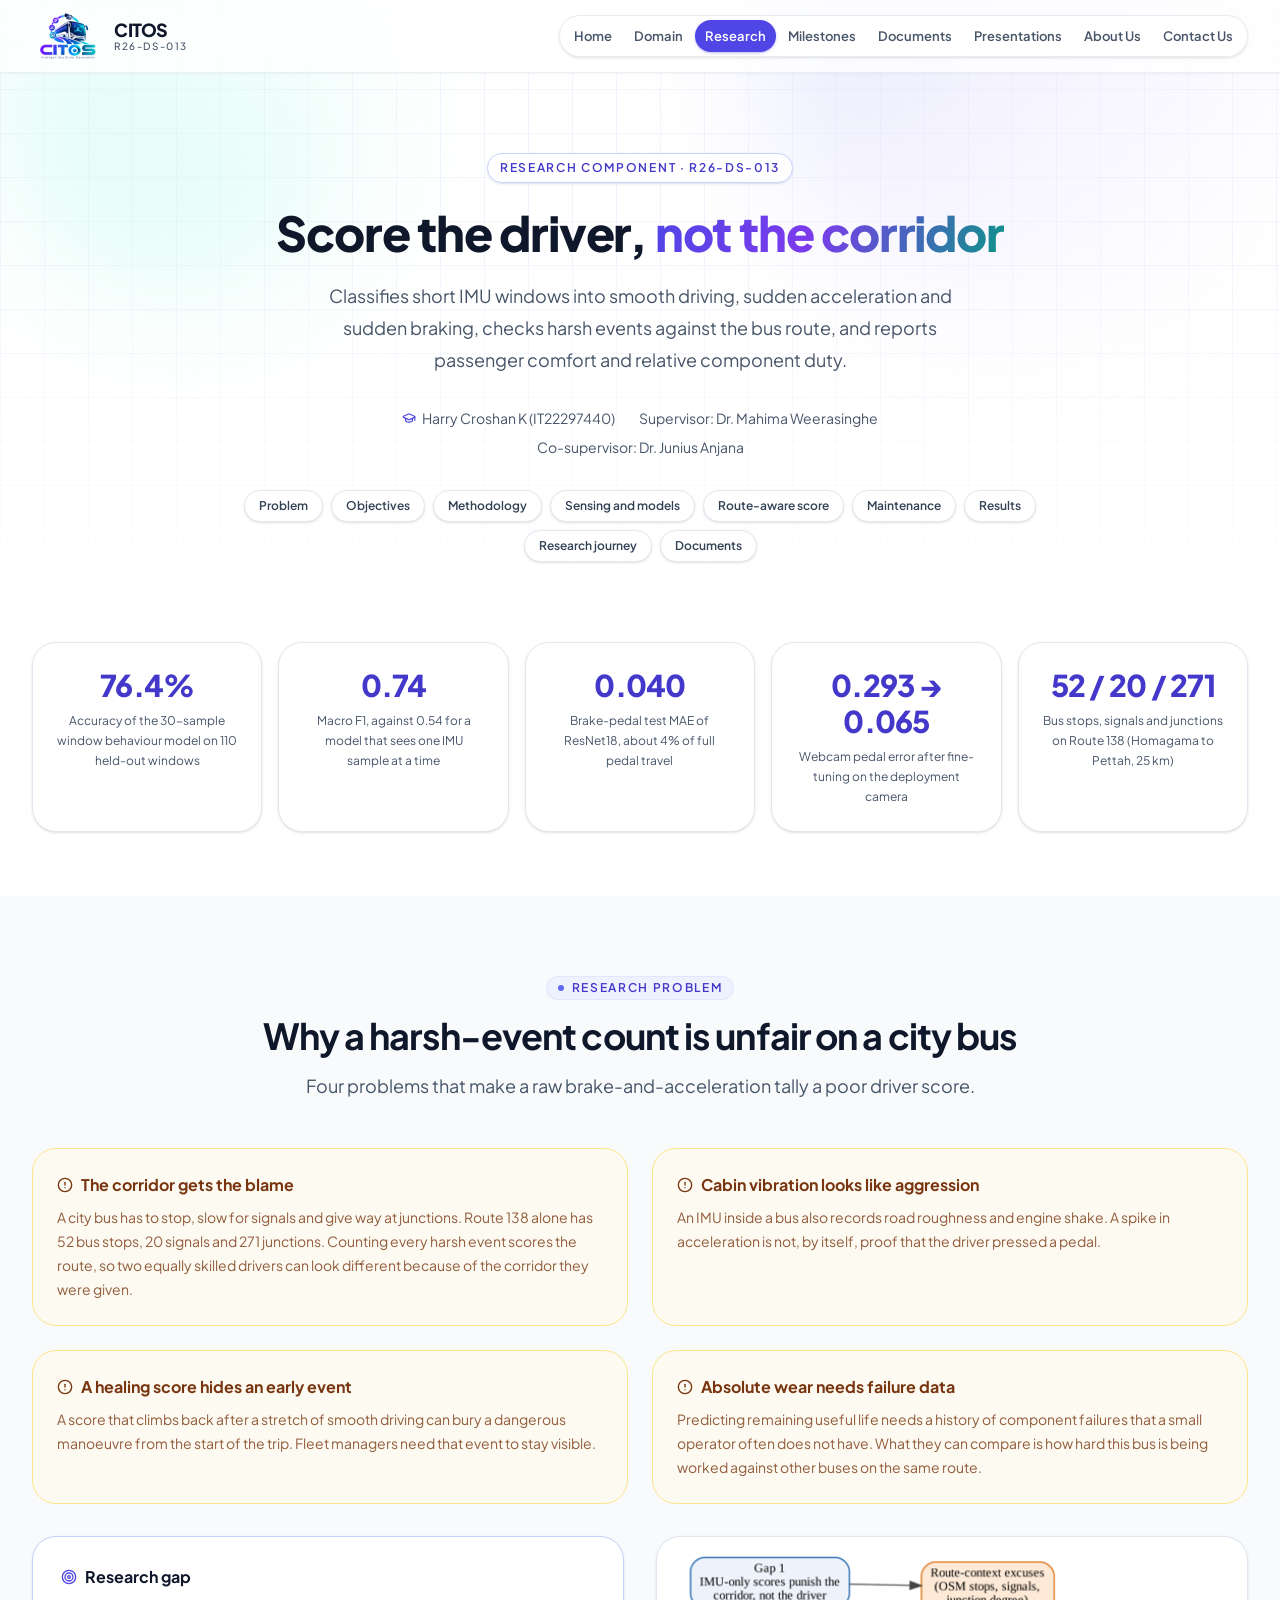
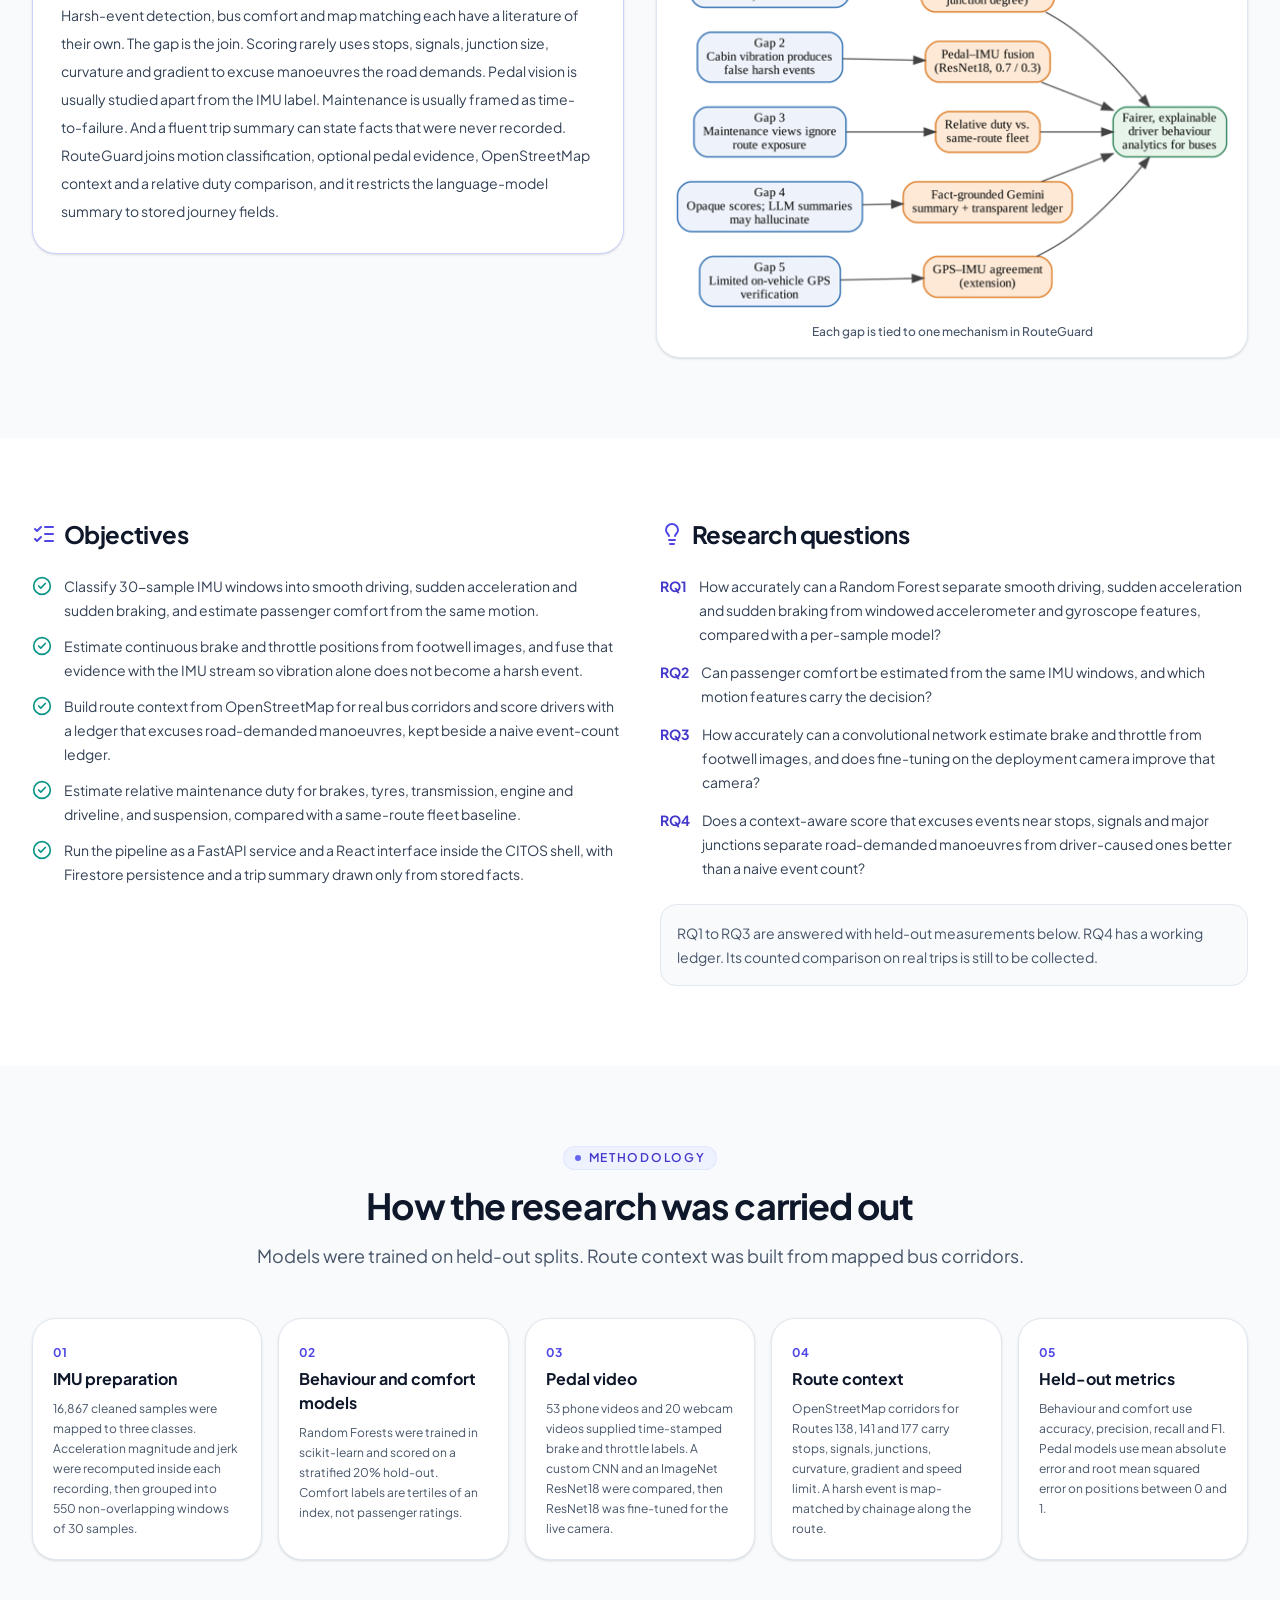
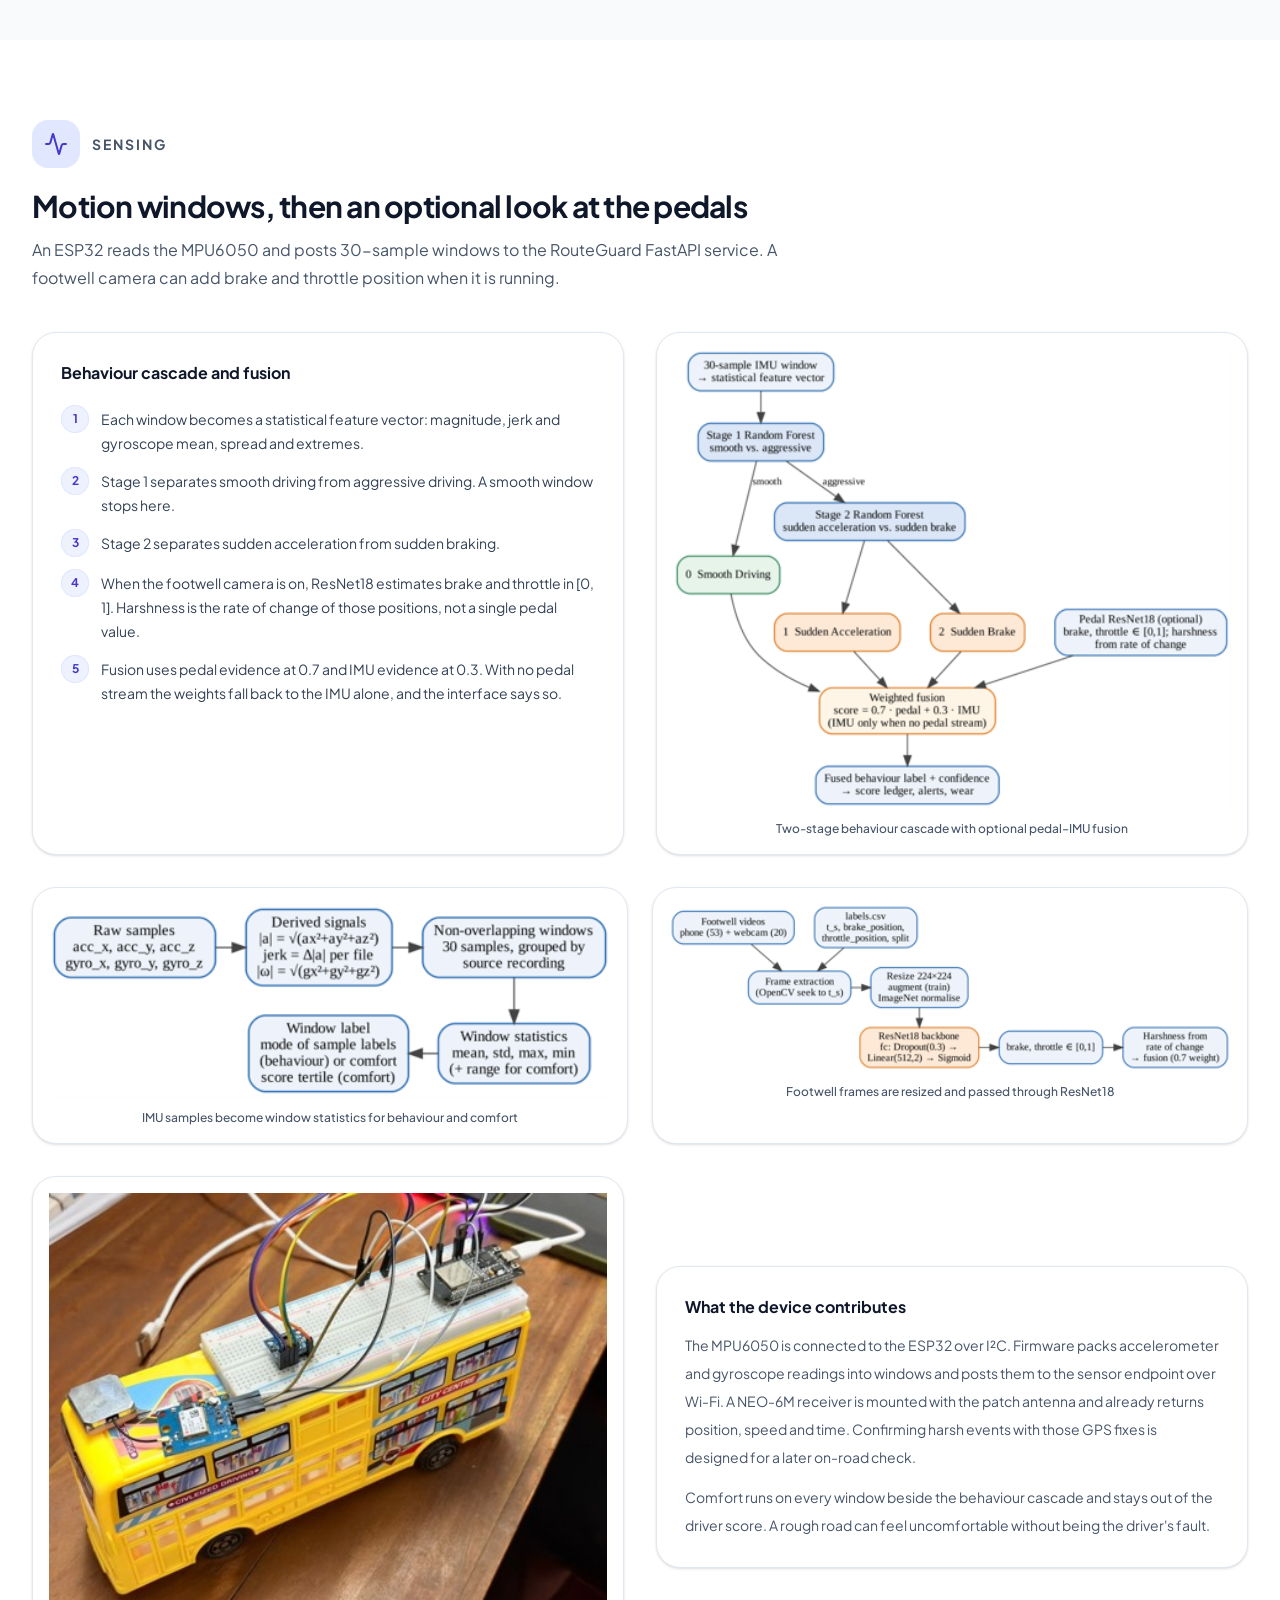
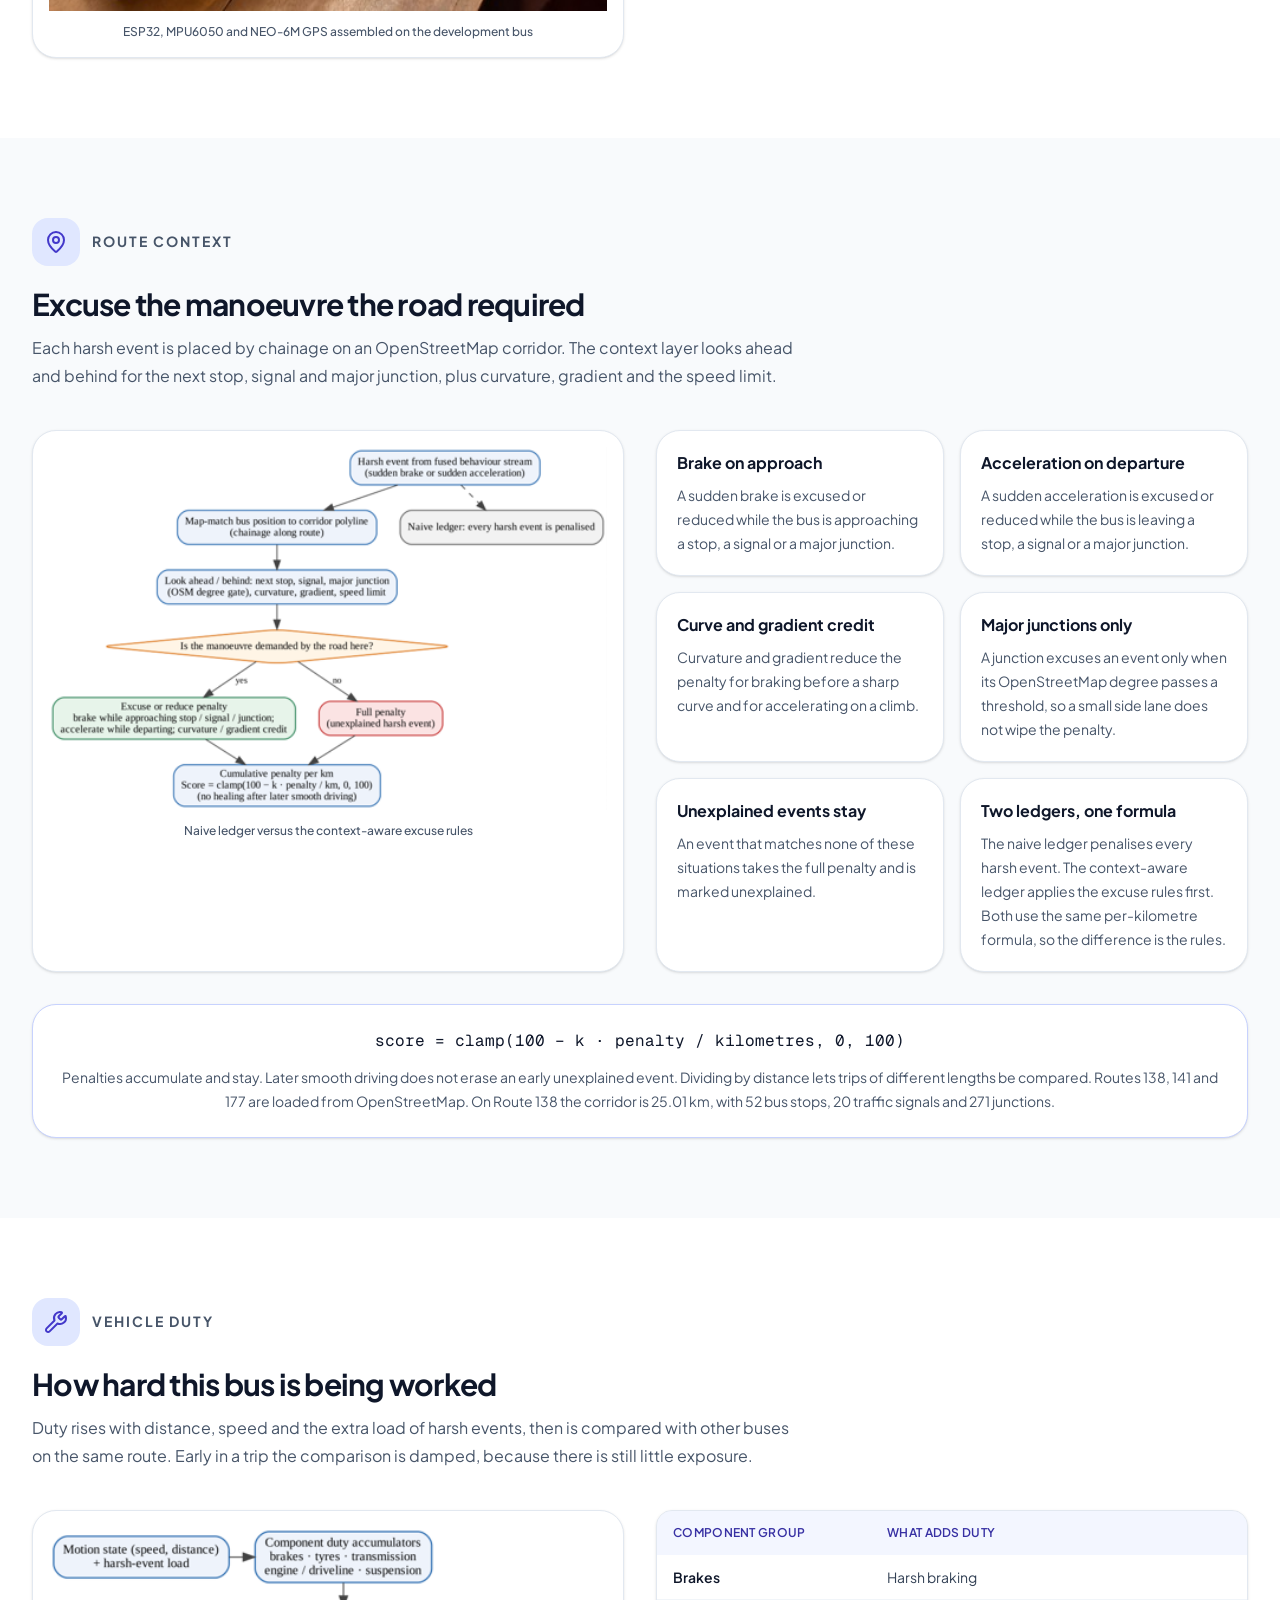
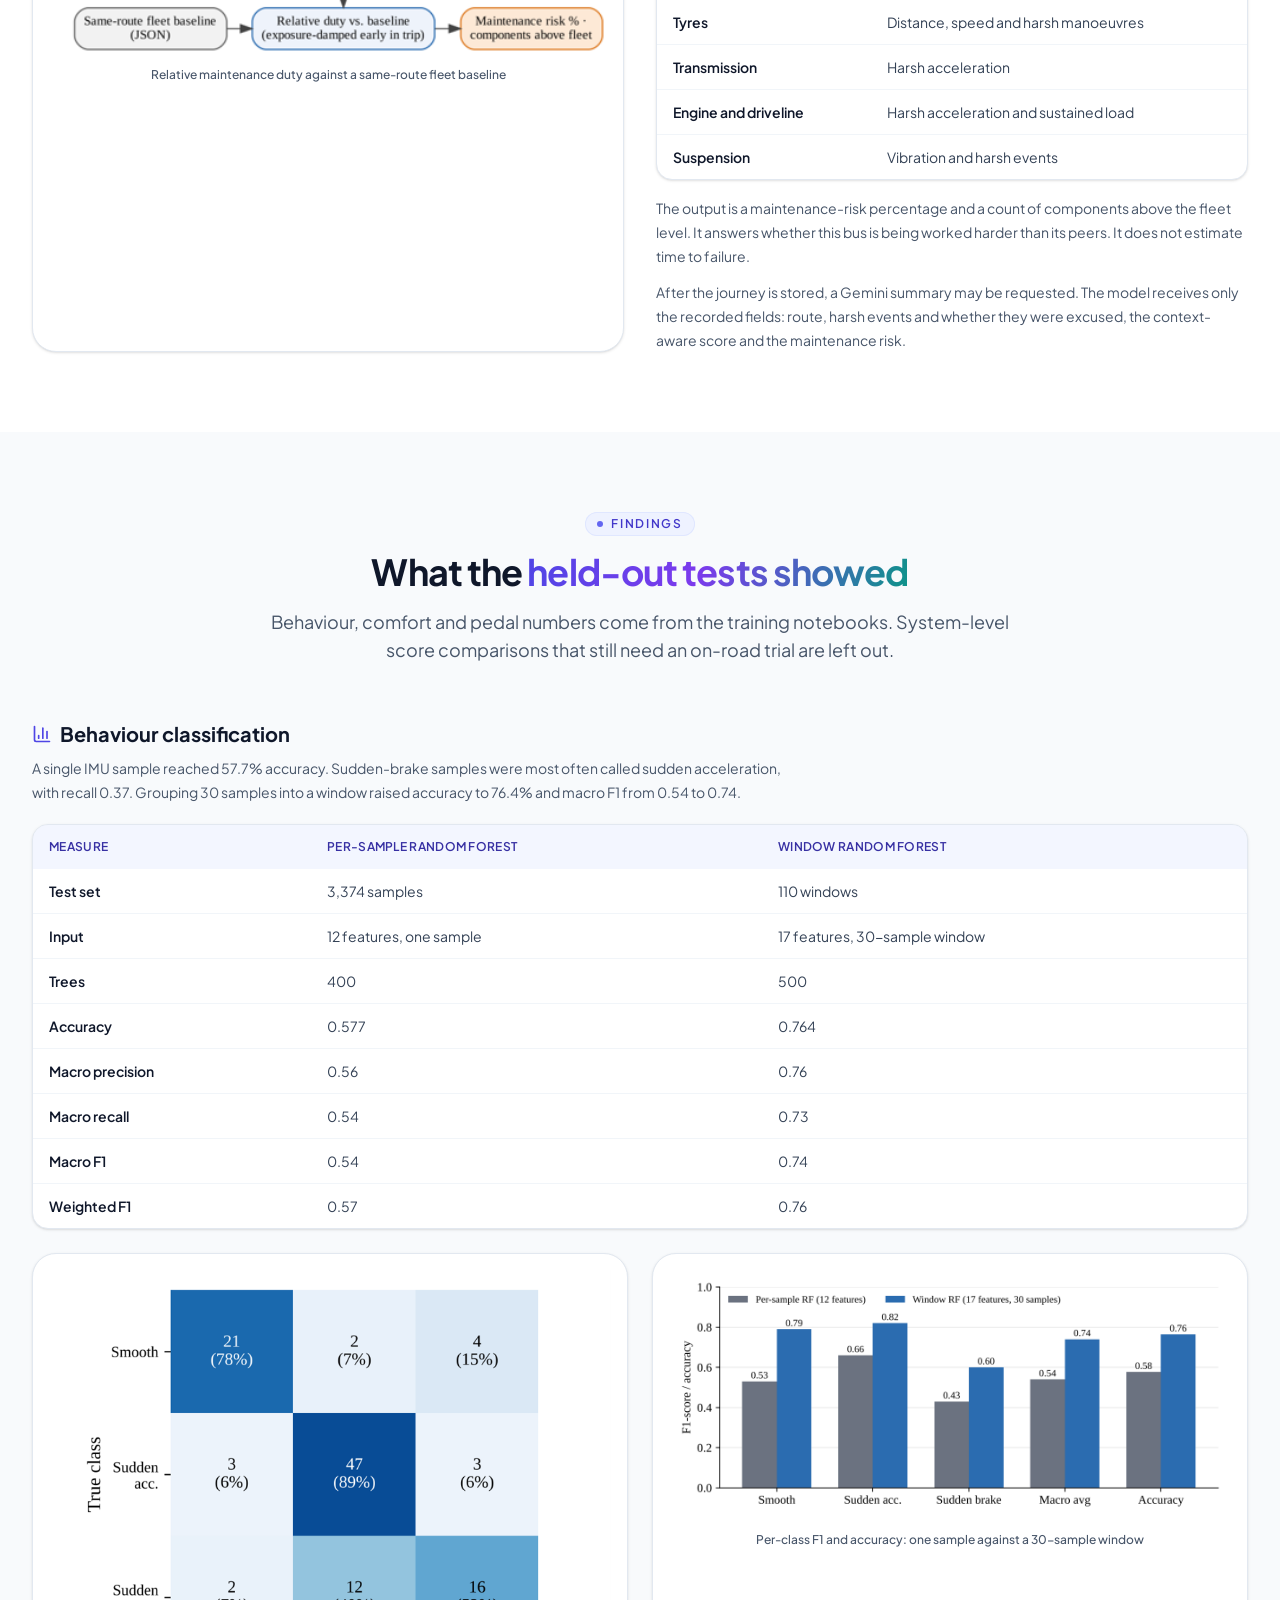
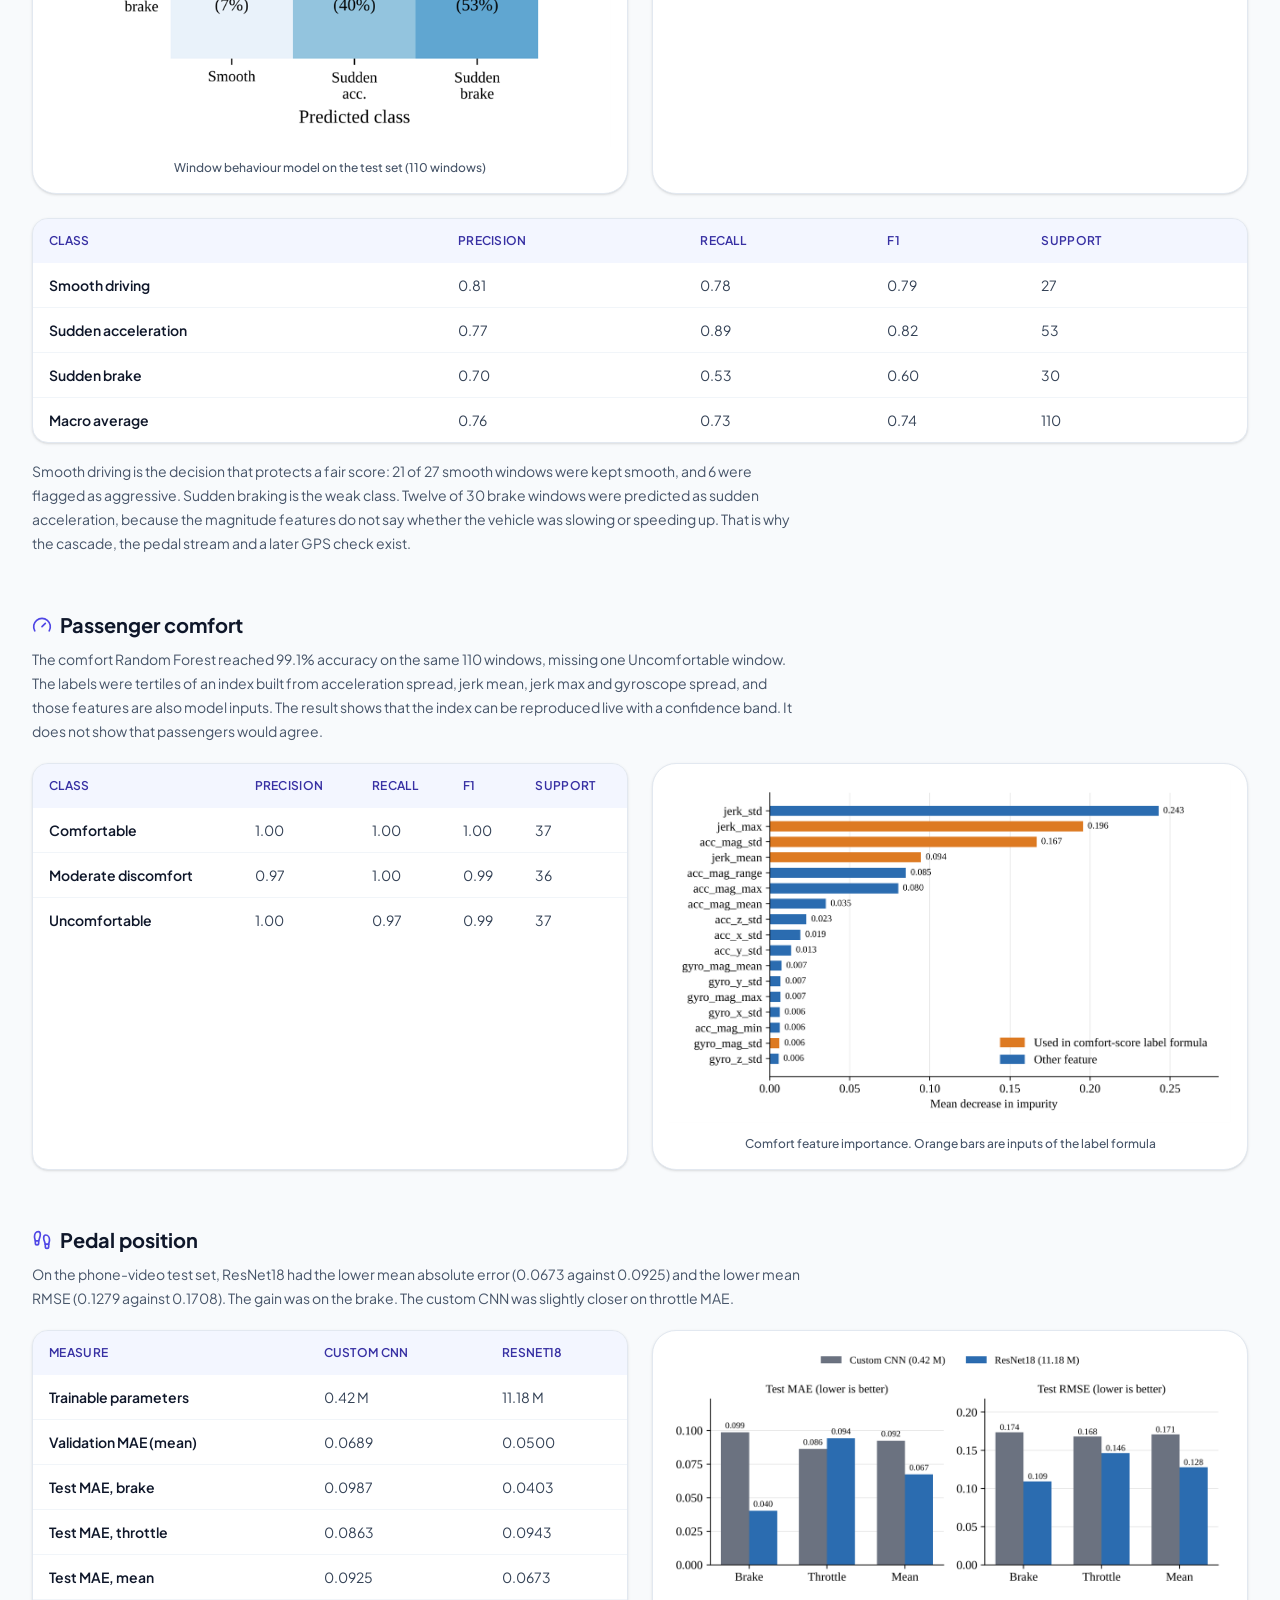
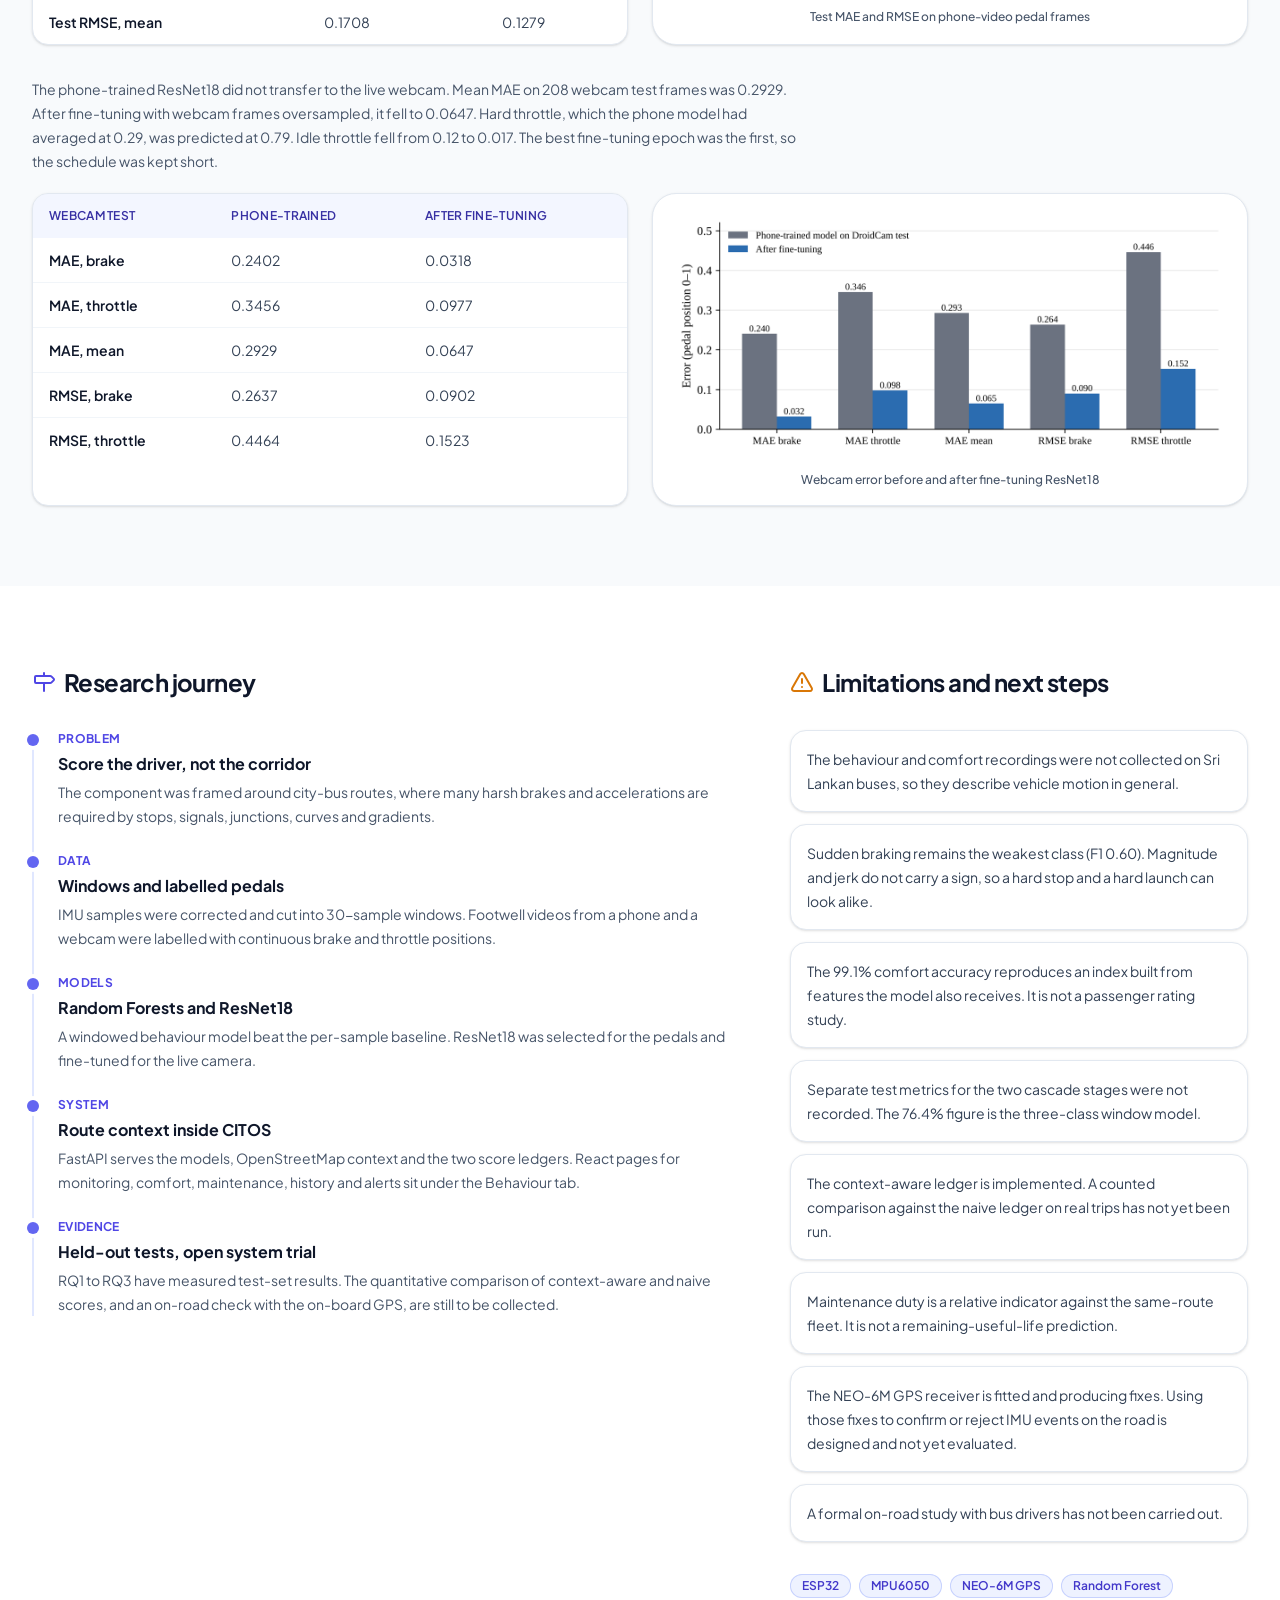
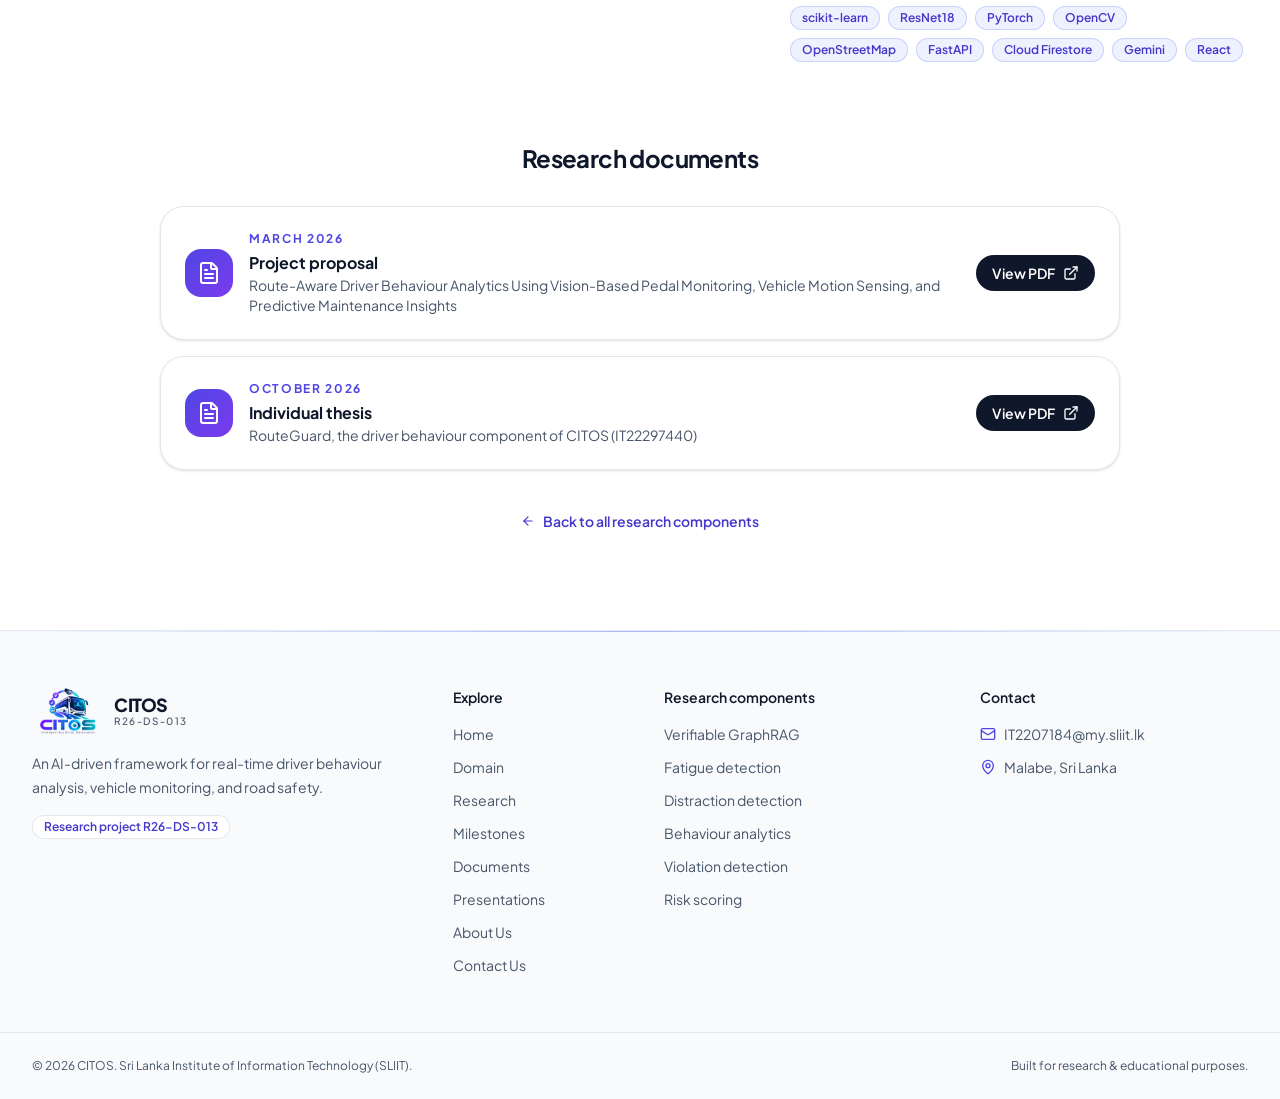
<file: driver-behaviour.html>
<!doctype html>
<html lang="en">
<head>
  <meta charset="utf-8">
  <meta name="viewport" content="width=device-width, initial-scale=1">
  <title>Route-Aware Driver Behaviour · CITOS</title>
  <meta name="description" content="Research write-up of RouteGuard: windowed IMU behaviour classification, footwell pedal estimation, OpenStreetMap context-aware scoring, and relative maintenance duty for Sri Lankan bus corridors.">
  <meta name="keywords" content="driver monitoring, GraphRAG, fatigue detection, driver distraction, traffic violation detection, road safety, Sri Lanka, SLIIT research">
  <meta property="og:title" content="CITOS">
  <meta property="og:description" content="An AI-driven framework for real-time driver behaviour analysis, vehicle monitoring, and road safety.">
  <meta property="og:type" content="website">
  <link rel="icon" href="assets/images/logo.svg" type="image/svg+xml">
  <link rel="apple-touch-icon" href="assets/images/logo.png">
  <link rel="preconnect" href="https://fonts.googleapis.com">
  <link rel="preconnect" href="https://fonts.gstatic.com" crossorigin>
  <link rel="stylesheet" href="https://fonts.googleapis.com/css2?family=Geist+Mono:wght@400;500&amp;family=Plus+Jakarta+Sans:wght@400;500;600;700;800&amp;display=swap">
  <link rel="stylesheet" href="css/styles.css">
</head>
<body>
<a href="#main" class="skip-link">Skip to content</a>
<header class="site-header">
  <div class="container site-header__bar">
    <a href="index.html" class="logo" aria-label="CITOS home">
      <img src="assets/images/logo.png" alt="" width="72" height="48">
      <span class="logo__text">
        <span class="logo__name">CITOS</span>
        <span class="logo__tagline">R26-DS-013</span>
      </span>
    </a>
    <nav aria-label="Primary">
      <ul class="nav-pills"><li><a href="index.html">Home</a></li><li><a href="domain.html">Domain</a></li><li><a href="research.html" aria-current="page">Research</a></li><li><a href="milestones.html">Milestones</a></li><li><a href="documents.html">Documents</a></li><li><a href="presentations.html">Presentations</a></li><li><a href="about.html">About Us</a></li><li><a href="contact.html">Contact Us</a></li></ul>
    </nav>
    <button type="button" class="menu-toggle" popovertarget="mobile-nav" aria-controls="mobile-nav" aria-label="Toggle menu">
      <svg class="icon icon-open" xmlns="http://www.w3.org/2000/svg" viewBox="0 0 24 24" fill="none" stroke="currentColor" stroke-width="2" stroke-linecap="round" stroke-linejoin="round" aria-hidden="true"><path d="M4 5h16"/><path d="M4 12h16"/><path d="M4 19h16"/></svg><svg class="icon icon-close" xmlns="http://www.w3.org/2000/svg" viewBox="0 0 24 24" fill="none" stroke="currentColor" stroke-width="2" stroke-linecap="round" stroke-linejoin="round" aria-hidden="true"><path d="M18 6 6 18"/><path d="m6 6 12 12"/></svg>
    </button>
  </div>
  <nav id="mobile-nav" class="mobile-nav" popover aria-label="Mobile">
    <ul class="container"><li><a href="index.html">Home</a></li><li><a href="domain.html">Domain</a></li><li><a href="research.html" aria-current="page">Research</a></li><li><a href="milestones.html">Milestones</a></li><li><a href="documents.html">Documents</a></li><li><a href="presentations.html">Presentations</a></li><li><a href="about.html">About Us</a></li><li><a href="contact.html">Contact Us</a></li></ul>
  </nav>
</header>
<main id="main">
<section class="page-hero">
  <div class="decor decor--fill bg-grid mask-fade-b"></div>
  <div class="decor blob page-hero__blob-right"></div>
  <div class="decor blob page-hero__blob-left"></div>
  <div class="page-hero__inner">
    <span class="badge badge--caps">Research component · R26-DS-013</span>
    <h1>Score the driver, <span class="text-gradient">not the corridor</span></h1>
    <p>Classifies short IMU windows into smooth driving, sudden acceleration and sudden braking, checks harsh events against the bus route, and reports passenger comfort and relative component duty.</p>
    <div class="meta-line">
      <span><svg class="icon" xmlns="http://www.w3.org/2000/svg" viewBox="0 0 24 24" fill="none" stroke="currentColor" stroke-width="2" stroke-linecap="round" stroke-linejoin="round" aria-hidden="true"><path d="M21.42 10.922a1 1 0 0 0-.019-1.838L12.83 5.18a2 2 0 0 0-1.66 0L2.6 9.08a1 1 0 0 0 0 1.832l8.57 3.908a2 2 0 0 0 1.66 0z"/><path d="M22 10v6"/><path d="M6 12.5V16a6 3 0 0 0 12 0v-3.5"/></svg>Harry Croshan K (IT22297440)</span>
      <span>Supervisor: Dr. Mahima Weerasinghe</span>
      <span>Co-supervisor: Dr. Junius Anjana</span>
    </div>
    <nav aria-label="Sections" class="cluster cluster--center nav-chips nav-chips--sm"><a href="#problem">Problem</a><a href="#objectives">Objectives</a><a href="#method">Methodology</a><a href="#sensing">Sensing and models</a><a href="#scoring">Route-aware score</a><a href="#maintenance">Maintenance</a><a href="#results">Results</a><a href="#journey">Research journey</a><a href="#documents">Documents</a></nav>
  </div>
</section>

<section aria-label="Key results" class="pb-16">
  <div class="container grid" style="--sm: 2; --lg: 5; --gap: 1rem"><div class="card key-result key-result--fit"><strong>76.4%</strong><span>Accuracy of the 30-sample window behaviour model on 110 held-out windows</span></div><div class="card key-result key-result--fit"><strong>0.74</strong><span>Macro F1, against 0.54 for a model that sees one IMU sample at a time</span></div><div class="card key-result key-result--fit"><strong>0.040</strong><span>Brake-pedal test MAE of ResNet18, about 4% of full pedal travel</span></div><div class="card key-result key-result--fit"><strong>0.293 → 0.065</strong><span>Webcam pedal error after fine-tuning on the deployment camera</span></div><div class="card key-result key-result--fit"><strong>52 / 20 / 271</strong><span>Bus stops, signals and junctions on Route 138 (Homagama to Pettah, 25 km)</span></div></div>
</section>

<section id="problem" class="section section--md section--surface anchor">
  <div class="container">
    <div class="section-heading section-heading--center"><span class="eyebrow">Research problem</span><h2>Why a harsh-event count is unfair on a city bus</h2><p>Four problems that make a raw brake-and-acceleration tally a poor driver score.</p></div>
    <div class="grid mt-12" style="--md: 2"><div class="callout callout--amber callout--amber-soft callout--lg">
          <p class="callout__title callout__title--base"><svg class="icon" xmlns="http://www.w3.org/2000/svg" viewBox="0 0 24 24" fill="none" stroke="currentColor" stroke-width="2" stroke-linecap="round" stroke-linejoin="round" aria-hidden="true"><circle cx="12" cy="12" r="10"/><line x1="12" x2="12" y1="8" y2="12"/><line x1="12" x2="12.01" y1="16" y2="16"/></svg>The corridor gets the blame</p>
          <p class="callout__text">A city bus has to stop, slow for signals and give way at junctions. Route 138 alone has 52 bus stops, 20 signals and 271 junctions. Counting every harsh event scores the route, so two equally skilled drivers can look different because of the corridor they were given.</p>
        </div><div class="callout callout--amber callout--amber-soft callout--lg">
          <p class="callout__title callout__title--base"><svg class="icon" xmlns="http://www.w3.org/2000/svg" viewBox="0 0 24 24" fill="none" stroke="currentColor" stroke-width="2" stroke-linecap="round" stroke-linejoin="round" aria-hidden="true"><circle cx="12" cy="12" r="10"/><line x1="12" x2="12" y1="8" y2="12"/><line x1="12" x2="12.01" y1="16" y2="16"/></svg>Cabin vibration looks like aggression</p>
          <p class="callout__text">An IMU inside a bus also records road roughness and engine shake. A spike in acceleration is not, by itself, proof that the driver pressed a pedal.</p>
        </div><div class="callout callout--amber callout--amber-soft callout--lg">
          <p class="callout__title callout__title--base"><svg class="icon" xmlns="http://www.w3.org/2000/svg" viewBox="0 0 24 24" fill="none" stroke="currentColor" stroke-width="2" stroke-linecap="round" stroke-linejoin="round" aria-hidden="true"><circle cx="12" cy="12" r="10"/><line x1="12" x2="12" y1="8" y2="12"/><line x1="12" x2="12.01" y1="16" y2="16"/></svg>A healing score hides an early event</p>
          <p class="callout__text">A score that climbs back after a stretch of smooth driving can bury a dangerous manoeuvre from the start of the trip. Fleet managers need that event to stay visible.</p>
        </div><div class="callout callout--amber callout--amber-soft callout--lg">
          <p class="callout__title callout__title--base"><svg class="icon" xmlns="http://www.w3.org/2000/svg" viewBox="0 0 24 24" fill="none" stroke="currentColor" stroke-width="2" stroke-linecap="round" stroke-linejoin="round" aria-hidden="true"><circle cx="12" cy="12" r="10"/><line x1="12" x2="12" y1="8" y2="12"/><line x1="12" x2="12.01" y1="16" y2="16"/></svg>Absolute wear needs failure data</p>
          <p class="callout__text">Predicting remaining useful life needs a history of component failures that a small operator often does not have. What they can compare is how hard this bus is being worked against other buses on the same route.</p>
        </div></div>
    <div class="grid grid--start mt-8" style="--lg: 2; --gap: 2rem">
      <div class="card card--brand-border">
        <p class="title-icon bold"><svg class="icon" xmlns="http://www.w3.org/2000/svg" viewBox="0 0 24 24" fill="none" stroke="currentColor" stroke-width="2" stroke-linecap="round" stroke-linejoin="round" aria-hidden="true"><circle cx="12" cy="12" r="10"/><circle cx="12" cy="12" r="6"/><circle cx="12" cy="12" r="2"/></svg>Research gap</p>
        <p class="text-sm mt-3" style="line-height: 1.75rem; color: var(--slate-700)">Harsh-event detection, bus comfort and map matching each have a literature of their own. The gap is the join. Scoring rarely uses stops, signals, junction size, curvature and gradient to excuse manoeuvres the road demands. Pedal vision is usually studied apart from the IMU label. Maintenance is usually framed as time-to-failure. And a fluent trip summary can state facts that were never recorded. RouteGuard joins motion classification, optional pedal evidence, OpenStreetMap context and a relative duty comparison, and it restricts the language-model summary to stored journey fields.</p>
      </div>
      <figure class="figure">
          <img src="assets/figures/behaviour/fig_2.png" alt="Each gap is tied to one mechanism in RouteGuard" loading="lazy">
          <figcaption>Each gap is tied to one mechanism in RouteGuard</figcaption>
        </figure>
    </div>
  </div>
</section>

<section id="objectives" class="section section--md anchor">
  <div class="container grid" style="--lg: 2; --gap: 2.5rem">
    <div>
      <h2 class="title-2xl title-icon"><svg class="icon" xmlns="http://www.w3.org/2000/svg" viewBox="0 0 24 24" fill="none" stroke="currentColor" stroke-width="2" stroke-linecap="round" stroke-linejoin="round" aria-hidden="true"><path d="M13 5h8"/><path d="M13 12h8"/><path d="M13 19h8"/><path d="m3 17 2 2 4-4"/><path d="m3 7 2 2 4-4"/></svg>Objectives</h2>
      <ul class="check-list mt-6"><li><svg class="icon" xmlns="http://www.w3.org/2000/svg" viewBox="0 0 24 24" fill="none" stroke="currentColor" stroke-width="2" stroke-linecap="round" stroke-linejoin="round" aria-hidden="true"><circle cx="12" cy="12" r="10"/><path d="m16 9-5.5 5.5L8 12"/></svg><span>Classify 30-sample IMU windows into smooth driving, sudden acceleration and sudden braking, and estimate passenger comfort from the same motion.</span></li><li><svg class="icon" xmlns="http://www.w3.org/2000/svg" viewBox="0 0 24 24" fill="none" stroke="currentColor" stroke-width="2" stroke-linecap="round" stroke-linejoin="round" aria-hidden="true"><circle cx="12" cy="12" r="10"/><path d="m16 9-5.5 5.5L8 12"/></svg><span>Estimate continuous brake and throttle positions from footwell images, and fuse that evidence with the IMU stream so vibration alone does not become a harsh event.</span></li><li><svg class="icon" xmlns="http://www.w3.org/2000/svg" viewBox="0 0 24 24" fill="none" stroke="currentColor" stroke-width="2" stroke-linecap="round" stroke-linejoin="round" aria-hidden="true"><circle cx="12" cy="12" r="10"/><path d="m16 9-5.5 5.5L8 12"/></svg><span>Build route context from OpenStreetMap for real bus corridors and score drivers with a ledger that excuses road-demanded manoeuvres, kept beside a naive event-count ledger.</span></li><li><svg class="icon" xmlns="http://www.w3.org/2000/svg" viewBox="0 0 24 24" fill="none" stroke="currentColor" stroke-width="2" stroke-linecap="round" stroke-linejoin="round" aria-hidden="true"><circle cx="12" cy="12" r="10"/><path d="m16 9-5.5 5.5L8 12"/></svg><span>Estimate relative maintenance duty for brakes, tyres, transmission, engine and driveline, and suspension, compared with a same-route fleet baseline.</span></li><li><svg class="icon" xmlns="http://www.w3.org/2000/svg" viewBox="0 0 24 24" fill="none" stroke="currentColor" stroke-width="2" stroke-linecap="round" stroke-linejoin="round" aria-hidden="true"><circle cx="12" cy="12" r="10"/><path d="m16 9-5.5 5.5L8 12"/></svg><span>Run the pipeline as a FastAPI service and a React interface inside the CITOS shell, with Firestore persistence and a trip summary drawn only from stored facts.</span></li></ul>
    </div>
    <div>
      <h2 class="title-2xl title-icon"><svg class="icon" xmlns="http://www.w3.org/2000/svg" viewBox="0 0 24 24" fill="none" stroke="currentColor" stroke-width="2" stroke-linecap="round" stroke-linejoin="round" aria-hidden="true"><path d="M15 14c.2-1 .7-1.7 1.5-2.5 1-.9 1.5-2.2 1.5-3.5A6 6 0 0 0 6 8c0 1 .2 2.2 1.5 3.5.7.7 1.3 1.5 1.5 2.5"/><path d="M9 18h6"/><path d="M10 22h4"/></svg>Research questions</h2>
      <ol class="rq-list mt-6"><li><b>RQ1</b><span>How accurately can a Random Forest separate smooth driving, sudden acceleration and sudden braking from windowed accelerometer and gyroscope features, compared with a per-sample model?</span></li><li><b>RQ2</b><span>Can passenger comfort be estimated from the same IMU windows, and which motion features carry the decision?</span></li><li><b>RQ3</b><span>How accurately can a convolutional network estimate brake and throttle from footwell images, and does fine-tuning on the deployment camera improve that camera?</span></li><li><b>RQ4</b><span>Does a context-aware score that excuses events near stops, signals and major junctions separate road-demanded manoeuvres from driver-caused ones better than a naive event count?</span></li></ol>
      <p class="note-box mt-6">RQ1 to RQ3 are answered with held-out measurements below. RQ4 has a working ledger. Its counted
        comparison on real trips is still to be collected.</p>
    </div>
  </div>
</section>

<section id="method" class="section section--md section--surface anchor">
  <div class="container">
    <div class="section-heading section-heading--center"><span class="eyebrow">Methodology</span><h2>How the research was carried out</h2><p>Models were trained on held-out splits. Route context was built from mapped bus corridors.</p></div>
    <div class="grid mt-12" style="--sm: 2; --lg: 5; --gap: 1rem"><div class="card method-card"><small>01</small><strong>IMU preparation</strong><p>16,867 cleaned samples were mapped to three classes. Acceleration magnitude and jerk were recomputed inside each recording, then grouped into 550 non-overlapping windows of 30 samples.</p></div><div class="card method-card"><small>02</small><strong>Behaviour and comfort models</strong><p>Random Forests were trained in scikit-learn and scored on a stratified 20% hold-out. Comfort labels are tertiles of an index, not passenger ratings.</p></div><div class="card method-card"><small>03</small><strong>Pedal video</strong><p>53 phone videos and 20 webcam videos supplied time-stamped brake and throttle labels. A custom CNN and an ImageNet ResNet18 were compared, then ResNet18 was fine-tuned for the live camera.</p></div><div class="card method-card"><small>04</small><strong>Route context</strong><p>OpenStreetMap corridors for Routes 138, 141 and 177 carry stops, signals, junctions, curvature, gradient and speed limit. A harsh event is map-matched by chainage along the route.</p></div><div class="card method-card"><small>05</small><strong>Held-out metrics</strong><p>Behaviour and comfort use accuracy, precision, recall and F1. Pedal models use mean absolute error and root mean squared error on positions between 0 and 1.</p></div></div>
  </div>
</section>

<section id="sensing" class="section section--md anchor">
  <div class="container">
    <div class="part-header">
        <div class="component-label">
          <span class="tone-icon"><svg class="icon" xmlns="http://www.w3.org/2000/svg" viewBox="0 0 24 24" fill="none" stroke="currentColor" stroke-width="2" stroke-linecap="round" stroke-linejoin="round" aria-hidden="true"><path d="M22 12h-2.48a2 2 0 0 0-1.93 1.46l-2.35 8.36a.25.25 0 0 1-.48 0L9.24 2.18a.25.25 0 0 0-.48 0l-2.35 8.36A2 2 0 0 1 4.49 12H2"/></svg></span>
          <span class="part-label">Sensing</span>
        </div>
        <h2>Motion windows, then an optional look at the pedals</h2>
        <p>An ESP32 reads the MPU6050 and posts 30-sample windows to the RouteGuard FastAPI service. A footwell camera can add brake and throttle position when it is running.</p>
      </div>
    <div class="grid mt-10" style="--lg: 2; --gap: 2rem">
      <div class="card">
        <h3 class="bold">Behaviour cascade and fusion</h3>
        <div class="mt-5"><ol class="steps"><li><span class="num">1</span><span>Each window becomes a statistical feature vector: magnitude, jerk and gyroscope mean, spread and extremes.</span></li><li><span class="num">2</span><span>Stage 1 separates smooth driving from aggressive driving. A smooth window stops here.</span></li><li><span class="num">3</span><span>Stage 2 separates sudden acceleration from sudden braking.</span></li><li><span class="num">4</span><span>When the footwell camera is on, ResNet18 estimates brake and throttle in [0, 1]. Harshness is the rate of change of those positions, not a single pedal value.</span></li><li><span class="num">5</span><span>Fusion uses pedal evidence at 0.7 and IMU evidence at 0.3. With no pedal stream the weights fall back to the IMU alone, and the interface says so.</span></li></ol></div>
      </div>
      <figure class="figure">
          <img src="assets/figures/behaviour/fig_11.png" alt="Two-stage behaviour cascade with optional pedal–IMU fusion" loading="lazy">
          <figcaption>Two-stage behaviour cascade with optional pedal–IMU fusion</figcaption>
        </figure>
    </div>
    <div class="grid mt-8" style="--lg: 2">
      <figure class="figure">
          <img src="assets/figures/behaviour/fig_7.png" alt="IMU samples become window statistics for behaviour and comfort" loading="lazy">
          <figcaption>IMU samples become window statistics for behaviour and comfort</figcaption>
        </figure>
      <figure class="figure">
          <img src="assets/figures/behaviour/fig_8.png" alt="Footwell frames are resized and passed through ResNet18" loading="lazy">
          <figcaption>Footwell frames are resized and passed through ResNet18</figcaption>
        </figure>
    </div>
    <div class="grid grid--center mt-8" style="--lg: 2; --gap: 2rem">
      <figure class="figure">
          <img src="assets/figures/behaviour/fig_16.jpg" alt="ESP32, MPU6050 and NEO-6M GPS assembled on the development bus" loading="lazy">
          <figcaption>ESP32, MPU6050 and NEO-6M GPS assembled on the development bus</figcaption>
        </figure>
      <div class="card">
        <h3 class="bold">What the device contributes</h3>
        <p class="card__text mt-3 text-7">The MPU6050 is connected to the ESP32 over I²C. Firmware packs accelerometer and gyroscope readings
          into windows and posts them to the sensor endpoint over Wi-Fi. A NEO-6M receiver is mounted with the
          patch antenna and already returns position, speed and time. Confirming harsh events with those GPS
          fixes is designed for a later on-road check.</p>
        <p class="card__text mt-3 text-7">Comfort runs on every window beside the behaviour cascade and stays out of the driver score. A rough
          road can feel uncomfortable without being the driver&#x27;s fault.</p>
      </div>
    </div>
  </div>
</section>

<section id="scoring" class="section section--md section--surface anchor">
  <div class="container">
    <div class="part-header">
        <div class="component-label">
          <span class="tone-icon"><svg class="icon" xmlns="http://www.w3.org/2000/svg" viewBox="0 0 24 24" fill="none" stroke="currentColor" stroke-width="2" stroke-linecap="round" stroke-linejoin="round" aria-hidden="true"><path d="M20 10c0 4.993-5.539 10.193-7.399 11.799a1 1 0 0 1-1.202 0C9.539 20.193 4 14.993 4 10a8 8 0 0 1 16 0"/><circle cx="12" cy="10" r="3"/></svg></span>
          <span class="part-label">Route context</span>
        </div>
        <h2>Excuse the manoeuvre the road required</h2>
        <p>Each harsh event is placed by chainage on an OpenStreetMap corridor. The context layer looks ahead and behind for the next stop, signal and major junction, plus curvature, gradient and the speed limit.</p>
      </div>
    <div class="grid mt-10" style="--lg: 2; --gap: 2rem">
      <figure class="figure">
          <img src="assets/figures/behaviour/fig_12.png" alt="Naive ledger versus the context-aware excuse rules" loading="lazy">
          <figcaption>Naive ledger versus the context-aware excuse rules</figcaption>
        </figure>
      <div class="grid" style="--sm: 2; --gap: 1rem"><div class="card" style="--pad: 1.25rem"><p class="bold">Brake on approach</p><p class="card__text">A sudden brake is excused or reduced while the bus is approaching a stop, a signal or a major junction.</p></div><div class="card" style="--pad: 1.25rem"><p class="bold">Acceleration on departure</p><p class="card__text">A sudden acceleration is excused or reduced while the bus is leaving a stop, a signal or a major junction.</p></div><div class="card" style="--pad: 1.25rem"><p class="bold">Curve and gradient credit</p><p class="card__text">Curvature and gradient reduce the penalty for braking before a sharp curve and for accelerating on a climb.</p></div><div class="card" style="--pad: 1.25rem"><p class="bold">Major junctions only</p><p class="card__text">A junction excuses an event only when its OpenStreetMap degree passes a threshold, so a small side lane does not wipe the penalty.</p></div><div class="card" style="--pad: 1.25rem"><p class="bold">Unexplained events stay</p><p class="card__text">An event that matches none of these situations takes the full penalty and is marked unexplained.</p></div><div class="card" style="--pad: 1.25rem"><p class="bold">Two ledgers, one formula</p><p class="card__text">The naive ledger penalises every harsh event. The context-aware ledger applies the excuse rules first. Both use the same per-kilometre formula, so the difference is the rules.</p></div></div>
    </div>
    <div class="card card--brand-border formula mt-8">
      <p>score = clamp(100 − k · penalty / kilometres, 0, 100)</p>
      <p class="formula__text">Penalties accumulate and stay. Later smooth driving does not erase an early unexplained event. Dividing
        by distance lets trips of different lengths be compared. Routes 138, 141 and 177 are loaded from
        OpenStreetMap. On Route 138 the corridor is 25.01 km, with 52 bus stops, 20 traffic signals and 271
        junctions.</p>
    </div>
  </div>
</section>

<section id="maintenance" class="section section--md anchor">
  <div class="container">
    <div class="part-header">
        <div class="component-label">
          <span class="tone-icon"><svg class="icon" xmlns="http://www.w3.org/2000/svg" viewBox="0 0 24 24" fill="none" stroke="currentColor" stroke-width="2" stroke-linecap="round" stroke-linejoin="round" aria-hidden="true"><path d="M14.7 6.3a1 1 0 0 0 0 1.4l1.6 1.6a1 1 0 0 0 1.4 0l3.106-3.105c.32-.322.863-.22.983.218a6 6 0 0 1-8.259 7.057l-7.91 7.91a1 1 0 0 1-2.999-3l7.91-7.91a6 6 0 0 1 7.057-8.259c.438.12.54.662.219.984z"/></svg></span>
          <span class="part-label">Vehicle duty</span>
        </div>
        <h2>How hard this bus is being worked</h2>
        <p>Duty rises with distance, speed and the extra load of harsh events, then is compared with other buses on the same route. Early in a trip the comparison is damped, because there is still little exposure.</p>
      </div>
    <div class="grid mt-10" style="--lg: 2; --gap: 2rem">
      <figure class="figure">
          <img src="assets/figures/behaviour/fig_14.png" alt="Relative maintenance duty against a same-route fleet baseline" loading="lazy">
          <figcaption>Relative maintenance duty against a same-route fleet baseline</figcaption>
        </figure>
      <div>
        <div class="table-wrap"><table class="data-table"><thead><tr><th scope="col">Component group</th><th scope="col">What adds duty</th></tr></thead><tbody><tr><td>Brakes</td><td>Harsh braking</td></tr><tr><td>Tyres</td><td>Distance, speed and harsh manoeuvres</td></tr><tr><td>Transmission</td><td>Harsh acceleration</td></tr><tr><td>Engine and driveline</td><td>Harsh acceleration and sustained load</td></tr><tr><td>Suspension</td><td>Vibration and harsh events</td></tr></tbody></table></div>
        <p class="card__text mt-4">The output is a maintenance-risk percentage and a count of components above the fleet level. It answers
          whether this bus is being worked harder than its peers. It does not estimate time to failure.</p>
        <p class="card__text mt-3">After the journey is stored, a Gemini summary may be requested. The model receives only the recorded
          fields: route, harsh events and whether they were excused, the context-aware score and the maintenance
          risk.</p>
      </div>
    </div>
  </div>
</section>

<section id="results" class="section section--md section--surface anchor">
  <div class="container">
    <div class="section-heading section-heading--center"><span class="eyebrow">Findings</span><h2>What the <span class="text-gradient">held-out tests showed</span></h2><p>Behaviour, comfort and pedal numbers come from the training notebooks. System-level score comparisons that still need an on-road trial are left out.</p></div>

    <h3 class="title-xl title-icon mt-14"><svg class="icon" xmlns="http://www.w3.org/2000/svg" viewBox="0 0 24 24" fill="none" stroke="currentColor" stroke-width="2" stroke-linecap="round" stroke-linejoin="round" aria-hidden="true"><path d="M3 3v16a2 2 0 0 0 2 2h16"/><path d="M18 17V9"/><path d="M13 17V5"/><path d="M8 17v-3"/></svg>Behaviour classification</h3>
    <p class="card__text max-3xl">A single IMU sample reached 57.7% accuracy. Sudden-brake samples were most often called sudden
      acceleration, with recall 0.37. Grouping 30 samples into a window raised accuracy to 76.4% and macro F1
      from 0.54 to 0.74.</p>
    <div class="mt-5"><div class="table-wrap"><table class="data-table"><thead><tr><th scope="col">Measure</th><th scope="col">Per-sample Random Forest</th><th scope="col">Window Random Forest</th></tr></thead><tbody><tr><td>Test set</td><td>3,374 samples</td><td>110 windows</td></tr><tr><td>Input</td><td>12 features, one sample</td><td>17 features, 30-sample window</td></tr><tr><td>Trees</td><td>400</td><td>500</td></tr><tr><td>Accuracy</td><td>0.577</td><td>0.764</td></tr><tr><td>Macro precision</td><td>0.56</td><td>0.76</td></tr><tr><td>Macro recall</td><td>0.54</td><td>0.73</td></tr><tr><td>Macro F1</td><td>0.54</td><td>0.74</td></tr><tr><td>Weighted F1</td><td>0.57</td><td>0.76</td></tr></tbody></table></div></div>
    <div class="grid mt-6" style="--lg: 2">
      <figure class="figure">
          <img src="assets/figures/behaviour/fig_19.png" alt="Window behaviour model on the test set (110 windows)" loading="lazy">
          <figcaption>Window behaviour model on the test set (110 windows)</figcaption>
        </figure>
      <figure class="figure">
          <img src="assets/figures/behaviour/fig_20.png" alt="Per-class F1 and accuracy: one sample against a 30-sample window" loading="lazy">
          <figcaption>Per-class F1 and accuracy: one sample against a 30-sample window</figcaption>
        </figure>
    </div>
    <div class="mt-6"><div class="table-wrap"><table class="data-table"><thead><tr><th scope="col">Class</th><th scope="col">Precision</th><th scope="col">Recall</th><th scope="col">F1</th><th scope="col">Support</th></tr></thead><tbody><tr><td>Smooth driving</td><td>0.81</td><td>0.78</td><td>0.79</td><td>27</td></tr><tr><td>Sudden acceleration</td><td>0.77</td><td>0.89</td><td>0.82</td><td>53</td></tr><tr><td>Sudden brake</td><td>0.70</td><td>0.53</td><td>0.60</td><td>30</td></tr><tr><td>Macro average</td><td>0.76</td><td>0.73</td><td>0.74</td><td>110</td></tr></tbody></table></div></div>
    <p class="card__text max-3xl mt-4">Smooth driving is the decision that protects a fair score: 21 of 27 smooth windows were kept smooth, and 6
      were flagged as aggressive. Sudden braking is the weak class. Twelve of 30 brake windows were predicted as
      sudden acceleration, because the magnitude features do not say whether the vehicle was slowing or
      speeding up. That is why the cascade, the pedal stream and a later GPS check exist.</p>

    <h3 class="title-xl title-icon mt-14"><svg class="icon" xmlns="http://www.w3.org/2000/svg" viewBox="0 0 24 24" fill="none" stroke="currentColor" stroke-width="2" stroke-linecap="round" stroke-linejoin="round" aria-hidden="true"><path d="m12 14 4-4"/><path d="M3.34 19a10 10 0 1 1 17.32 0"/></svg>Passenger comfort</h3>
    <p class="card__text max-3xl">The comfort Random Forest reached 99.1% accuracy on the same 110 windows, missing one Uncomfortable window.
      The labels were tertiles of an index built from acceleration spread, jerk mean, jerk max and gyroscope
      spread, and those features are also model inputs. The result shows that the index can be reproduced live
      with a confidence band. It does not show that passengers would agree.</p>
    <div class="grid mt-5" style="--lg: 2">
      <div class="table-wrap"><table class="data-table"><thead><tr><th scope="col">Class</th><th scope="col">Precision</th><th scope="col">Recall</th><th scope="col">F1</th><th scope="col">Support</th></tr></thead><tbody><tr><td>Comfortable</td><td>1.00</td><td>1.00</td><td>1.00</td><td>37</td></tr><tr><td>Moderate discomfort</td><td>0.97</td><td>1.00</td><td>0.99</td><td>36</td></tr><tr><td>Uncomfortable</td><td>1.00</td><td>0.97</td><td>0.99</td><td>37</td></tr></tbody></table></div>
      <figure class="figure">
          <img src="assets/figures/behaviour/fig_22.png" alt="Comfort feature importance. Orange bars are inputs of the label formula" loading="lazy">
          <figcaption>Comfort feature importance. Orange bars are inputs of the label formula</figcaption>
        </figure>
    </div>

    <h3 class="title-xl title-icon mt-14"><svg class="icon" xmlns="http://www.w3.org/2000/svg" viewBox="0 0 24 24" fill="none" stroke="currentColor" stroke-width="2" stroke-linecap="round" stroke-linejoin="round" aria-hidden="true"><path d="M4 16v-2.38C4 11.5 2.97 10.5 3 8c.03-2.72 1.49-6 4.5-6C9.37 2 10 3.8 10 5.5c0 3.11-2 5.66-2 8.68V16a2 2 0 1 1-4 0Z"/><path d="M20 20v-2.38c0-2.12 1.03-3.12 1-5.62-.03-2.72-1.49-6-4.5-6C14.63 6 14 7.8 14 9.5c0 3.11 2 5.66 2 8.68V20a2 2 0 1 0 4 0Z"/><path d="M16 17h4"/><path d="M4 13h4"/></svg>Pedal position</h3>
    <p class="card__text max-3xl">On the phone-video test set, ResNet18 had the lower mean absolute error (0.0673 against 0.0925) and the
      lower mean RMSE (0.1279 against 0.1708). The gain was on the brake. The custom CNN was slightly closer on
      throttle MAE.</p>
    <div class="grid mt-5" style="--lg: 2">
      <div class="table-wrap"><table class="data-table"><thead><tr><th scope="col">Measure</th><th scope="col">Custom CNN</th><th scope="col">ResNet18</th></tr></thead><tbody><tr><td>Trainable parameters</td><td>0.42 M</td><td>11.18 M</td></tr><tr><td>Validation MAE (mean)</td><td>0.0689</td><td>0.0500</td></tr><tr><td>Test MAE, brake</td><td>0.0987</td><td>0.0403</td></tr><tr><td>Test MAE, throttle</td><td>0.0863</td><td>0.0943</td></tr><tr><td>Test MAE, mean</td><td>0.0925</td><td>0.0673</td></tr><tr><td>Test RMSE, mean</td><td>0.1708</td><td>0.1279</td></tr></tbody></table></div>
      <figure class="figure">
          <img src="assets/figures/behaviour/fig_23.png" alt="Test MAE and RMSE on phone-video pedal frames" loading="lazy">
          <figcaption>Test MAE and RMSE on phone-video pedal frames</figcaption>
        </figure>
    </div>
    <p class="card__text max-3xl mt-8">The phone-trained ResNet18 did not transfer to the live webcam. Mean MAE on 208 webcam test frames was
      0.2929. After fine-tuning with webcam frames oversampled, it fell to 0.0647. Hard throttle, which the
      phone model had averaged at 0.29, was predicted at 0.79. Idle throttle fell from 0.12 to 0.017. The best
      fine-tuning epoch was the first, so the schedule was kept short.</p>
    <div class="grid mt-5" style="--lg: 2">
      <div class="table-wrap"><table class="data-table"><thead><tr><th scope="col">Webcam test</th><th scope="col">Phone-trained</th><th scope="col">After fine-tuning</th></tr></thead><tbody><tr><td>MAE, brake</td><td>0.2402</td><td>0.0318</td></tr><tr><td>MAE, throttle</td><td>0.3456</td><td>0.0977</td></tr><tr><td>MAE, mean</td><td>0.2929</td><td>0.0647</td></tr><tr><td>RMSE, brake</td><td>0.2637</td><td>0.0902</td></tr><tr><td>RMSE, throttle</td><td>0.4464</td><td>0.1523</td></tr></tbody></table></div>
      <figure class="figure">
          <img src="assets/figures/behaviour/fig_25.png" alt="Webcam error before and after fine-tuning ResNet18" loading="lazy">
          <figcaption>Webcam error before and after fine-tuning ResNet18</figcaption>
        </figure>
    </div>
  </div>
</section>

<section id="journey" class="section section--md anchor">
  <div class="container grid" style="--lg: 5; --gap: 3rem">
    <div style="--span-lg: 3">
      <h2 class="title-2xl title-icon"><svg class="icon" xmlns="http://www.w3.org/2000/svg" viewBox="0 0 24 24" fill="none" stroke="currentColor" stroke-width="2" stroke-linecap="round" stroke-linejoin="round" aria-hidden="true"><path d="M12 13v8"/><path d="M12 3v3"/><path d="M18.172 6a2 2 0 0 1 1.414.586l2.06 2.06a1.207 1.207 0 0 1 0 1.708l-2.06 2.06a2 2 0 0 1-1.414.586H4a1 1 0 0 1-1-1V7a1 1 0 0 1 1-1z"/></svg>Research journey</h2>
      <ol class="journey"><li><small>Problem</small><strong>Score the driver, not the corridor</strong><p>The component was framed around city-bus routes, where many harsh brakes and accelerations are required by stops, signals, junctions, curves and gradients.</p></li><li><small>Data</small><strong>Windows and labelled pedals</strong><p>IMU samples were corrected and cut into 30-sample windows. Footwell videos from a phone and a webcam were labelled with continuous brake and throttle positions.</p></li><li><small>Models</small><strong>Random Forests and ResNet18</strong><p>A windowed behaviour model beat the per-sample baseline. ResNet18 was selected for the pedals and fine-tuned for the live camera.</p></li><li><small>System</small><strong>Route context inside CITOS</strong><p>FastAPI serves the models, OpenStreetMap context and the two score ledgers. React pages for monitoring, comfort, maintenance, history and alerts sit under the Behaviour tab.</p></li><li><small>Evidence</small><strong>Held-out tests, open system trial</strong><p>RQ1 to RQ3 have measured test-set results. The quantitative comparison of context-aware and naive scores, and an on-road check with the on-board GPS, are still to be collected.</p></li></ol>
    </div>
    <div style="--span-lg: 2">
      <h2 class="title-2xl title-icon"><svg class="icon amber-icon" xmlns="http://www.w3.org/2000/svg" viewBox="0 0 24 24" fill="none" stroke="currentColor" stroke-width="2" stroke-linecap="round" stroke-linejoin="round" aria-hidden="true"><path d="m21.73 18-8-14a2 2 0 0 0-3.48 0l-8 14A2 2 0 0 0 4 21h16a2 2 0 0 0 1.73-3"/><path d="M12 9v4"/><path d="M12 17h.01"/></svg>Limitations and next steps</h2>
      <ul class="limit-list"><li>The behaviour and comfort recordings were not collected on Sri Lankan buses, so they describe vehicle motion in general.</li><li>Sudden braking remains the weakest class (F1 0.60). Magnitude and jerk do not carry a sign, so a hard stop and a hard launch can look alike.</li><li>The 99.1% comfort accuracy reproduces an index built from features the model also receives. It is not a passenger rating study.</li><li>Separate test metrics for the two cascade stages were not recorded. The 76.4% figure is the three-class window model.</li><li>The context-aware ledger is implemented. A counted comparison against the naive ledger on real trips has not yet been run.</li><li>Maintenance duty is a relative indicator against the same-route fleet. It is not a remaining-useful-life prediction.</li><li>The NEO-6M GPS receiver is fitted and producing fixes. Using those fixes to confirm or reject IMU events on the road is designed and not yet evaluated.</li><li>A formal on-road study with bus drivers has not been carried out.</li></ul>
      <div class="cluster mt-8"><span class="chip chip--md">ESP32</span><span class="chip chip--md">MPU6050</span><span class="chip chip--md">NEO-6M GPS</span><span class="chip chip--md">Random Forest</span><span class="chip chip--md">scikit-learn</span><span class="chip chip--md">ResNet18</span><span class="chip chip--md">PyTorch</span><span class="chip chip--md">OpenCV</span><span class="chip chip--md">OpenStreetMap</span><span class="chip chip--md">FastAPI</span><span class="chip chip--md">Cloud Firestore</span><span class="chip chip--md">Gemini</span><span class="chip chip--md">React</span></div>
    </div>
  </div>
</section>

<section id="documents" class="pb-24 anchor">
  <div class="container container--5xl">
    <h2 class="title-2xl center">Research documents</h2>
    <div class="grid mt-8" style="--gap: 1rem"><div class="card doc-card doc-card--sm">
          <span class="gradient-icon"><svg class="icon" xmlns="http://www.w3.org/2000/svg" viewBox="0 0 24 24" fill="none" stroke="currentColor" stroke-width="2" stroke-linecap="round" stroke-linejoin="round" aria-hidden="true"><path d="M6 22a2 2 0 0 1-2-2V4a2 2 0 0 1 2-2h8a2.4 2.4 0 0 1 1.704.706l3.588 3.588A2.4 2.4 0 0 1 20 8v12a2 2 0 0 1-2 2z"/><path d="M14 2v5a1 1 0 0 0 1 1h5"/><path d="M10 9H8"/><path d="M16 13H8"/><path d="M16 17H8"/></svg></span>
          <div class="doc-card__body">
            <p class="overline">March 2026</p>
            <p class="bold mt-1">Project proposal</p>
            <p class="text-sm-tight muted">Route-Aware Driver Behaviour Analytics Using Vision-Based Pedal Monitoring, Vehicle Motion Sensing, and Predictive Maintenance Insights</p>
          </div>
          <a href="https://storage.googleapis.com/citos-portfolio/harry/IT22297440-project-proposal.pdf" target="_blank" rel="noopener noreferrer" class="btn btn--dark">View PDF <svg class="icon" xmlns="http://www.w3.org/2000/svg" viewBox="0 0 24 24" fill="none" stroke="currentColor" stroke-width="2" stroke-linecap="round" stroke-linejoin="round" aria-hidden="true"><path d="M15 3h6v6"/><path d="M10 14 21 3"/><path d="M18 13v6a2 2 0 0 1-2 2H5a2 2 0 0 1-2-2V8a2 2 0 0 1 2-2h6"/></svg></a>
        </div><div class="card doc-card doc-card--sm">
          <span class="gradient-icon"><svg class="icon" xmlns="http://www.w3.org/2000/svg" viewBox="0 0 24 24" fill="none" stroke="currentColor" stroke-width="2" stroke-linecap="round" stroke-linejoin="round" aria-hidden="true"><path d="M6 22a2 2 0 0 1-2-2V4a2 2 0 0 1 2-2h8a2.4 2.4 0 0 1 1.704.706l3.588 3.588A2.4 2.4 0 0 1 20 8v12a2 2 0 0 1-2 2z"/><path d="M14 2v5a1 1 0 0 0 1 1h5"/><path d="M10 9H8"/><path d="M16 13H8"/><path d="M16 17H8"/></svg></span>
          <div class="doc-card__body">
            <p class="overline">October 2026</p>
            <p class="bold mt-1">Individual thesis</p>
            <p class="text-sm-tight muted">RouteGuard, the driver behaviour component of CITOS (IT22297440)</p>
          </div>
          <a href="https://storage.googleapis.com/citos-portfolio/harry/IT22297440-individual-thesis.pdf" target="_blank" rel="noopener noreferrer" class="btn btn--dark">View PDF <svg class="icon" xmlns="http://www.w3.org/2000/svg" viewBox="0 0 24 24" fill="none" stroke="currentColor" stroke-width="2" stroke-linecap="round" stroke-linejoin="round" aria-hidden="true"><path d="M15 3h6v6"/><path d="M10 14 21 3"/><path d="M18 13v6a2 2 0 0 1-2 2H5a2 2 0 0 1-2-2V8a2 2 0 0 1 2-2h6"/></svg></a>
        </div></div>
    <div class="center mt-10">
      <a href="research.html" class="link-arrow"><svg class="icon" xmlns="http://www.w3.org/2000/svg" viewBox="0 0 24 24" fill="none" stroke="currentColor" stroke-width="2" stroke-linecap="round" stroke-linejoin="round" aria-hidden="true"><path d="m12 19-7-7 7-7"/><path d="M19 12H5"/></svg>Back to all research components</a>
    </div>
  </div>
</section>
</main>
<footer class="site-footer">
  <div class="container grid site-footer__grid" style="--md: 12">
    <div class="site-footer__about" style="--span-md: 4">
      <a href="index.html" class="logo" aria-label="CITOS home">
      <img src="assets/images/logo.png" alt="" width="72" height="48">
      <span class="logo__text">
        <span class="logo__name">CITOS</span>
        <span class="logo__tagline">R26-DS-013</span>
      </span>
    </a>
      <p>An AI-driven framework for real-time driver behaviour analysis, vehicle monitoring, and road safety.</p>
      <p class="project-tag">Research project R26-DS-013</p>
    </div>
    <div style="--span-md: 2">
      <h3>Explore</h3>
      <ul class="footer-links"><li><a href="index.html">Home</a></li><li><a href="domain.html">Domain</a></li><li><a href="research.html">Research</a></li><li><a href="milestones.html">Milestones</a></li><li><a href="documents.html">Documents</a></li><li><a href="presentations.html">Presentations</a></li><li><a href="about.html">About Us</a></li><li><a href="contact.html">Contact Us</a></li></ul>
    </div>
    <div style="--span-md: 3">
      <h3>Research components</h3>
      <ul class="footer-links"><li><a href="research.html#graphrag">Verifiable GraphRAG</a></li><li><a href="research.html#fatigue">Fatigue detection</a></li><li><a href="research.html#distraction">Distraction detection</a></li><li><a href="research.html#behaviour">Behaviour analytics</a></li><li><a href="research.html#traffic">Violation detection</a></li><li><a href="research.html#scoring">Risk scoring</a></li></ul>
    </div>
    <div style="--span-md: 3">
      <h3>Contact</h3>
      <ul class="footer-links">
        <li><svg class="icon" xmlns="http://www.w3.org/2000/svg" viewBox="0 0 24 24" fill="none" stroke="currentColor" stroke-width="2" stroke-linecap="round" stroke-linejoin="round" aria-hidden="true"><path d="m22 7-8.991 5.727a2 2 0 0 1-2.009 0L2 7"/><rect x="2" y="4" width="20" height="16" rx="2"/></svg><a href="mailto:IT2207184@my.sliit.lk">IT2207184@my.sliit.lk</a></li>
        <li><svg class="icon" xmlns="http://www.w3.org/2000/svg" viewBox="0 0 24 24" fill="none" stroke="currentColor" stroke-width="2" stroke-linecap="round" stroke-linejoin="round" aria-hidden="true"><path d="M20 10c0 4.993-5.539 10.193-7.399 11.799a1 1 0 0 1-1.202 0C9.539 20.193 4 14.993 4 10a8 8 0 0 1 16 0"/><circle cx="12" cy="10" r="3"/></svg><span>Malabe, Sri Lanka</span></li>
      </ul>
    </div>
  </div>
  <div class="site-footer__bottom">
    <div class="container">
      <p>© 2026 CITOS. Sri Lanka Institute of Information Technology (SLIIT).</p>
      <p>Built for research &amp; educational purposes.</p>
    </div>
  </div>
</footer>
</body>
</html>
</file>
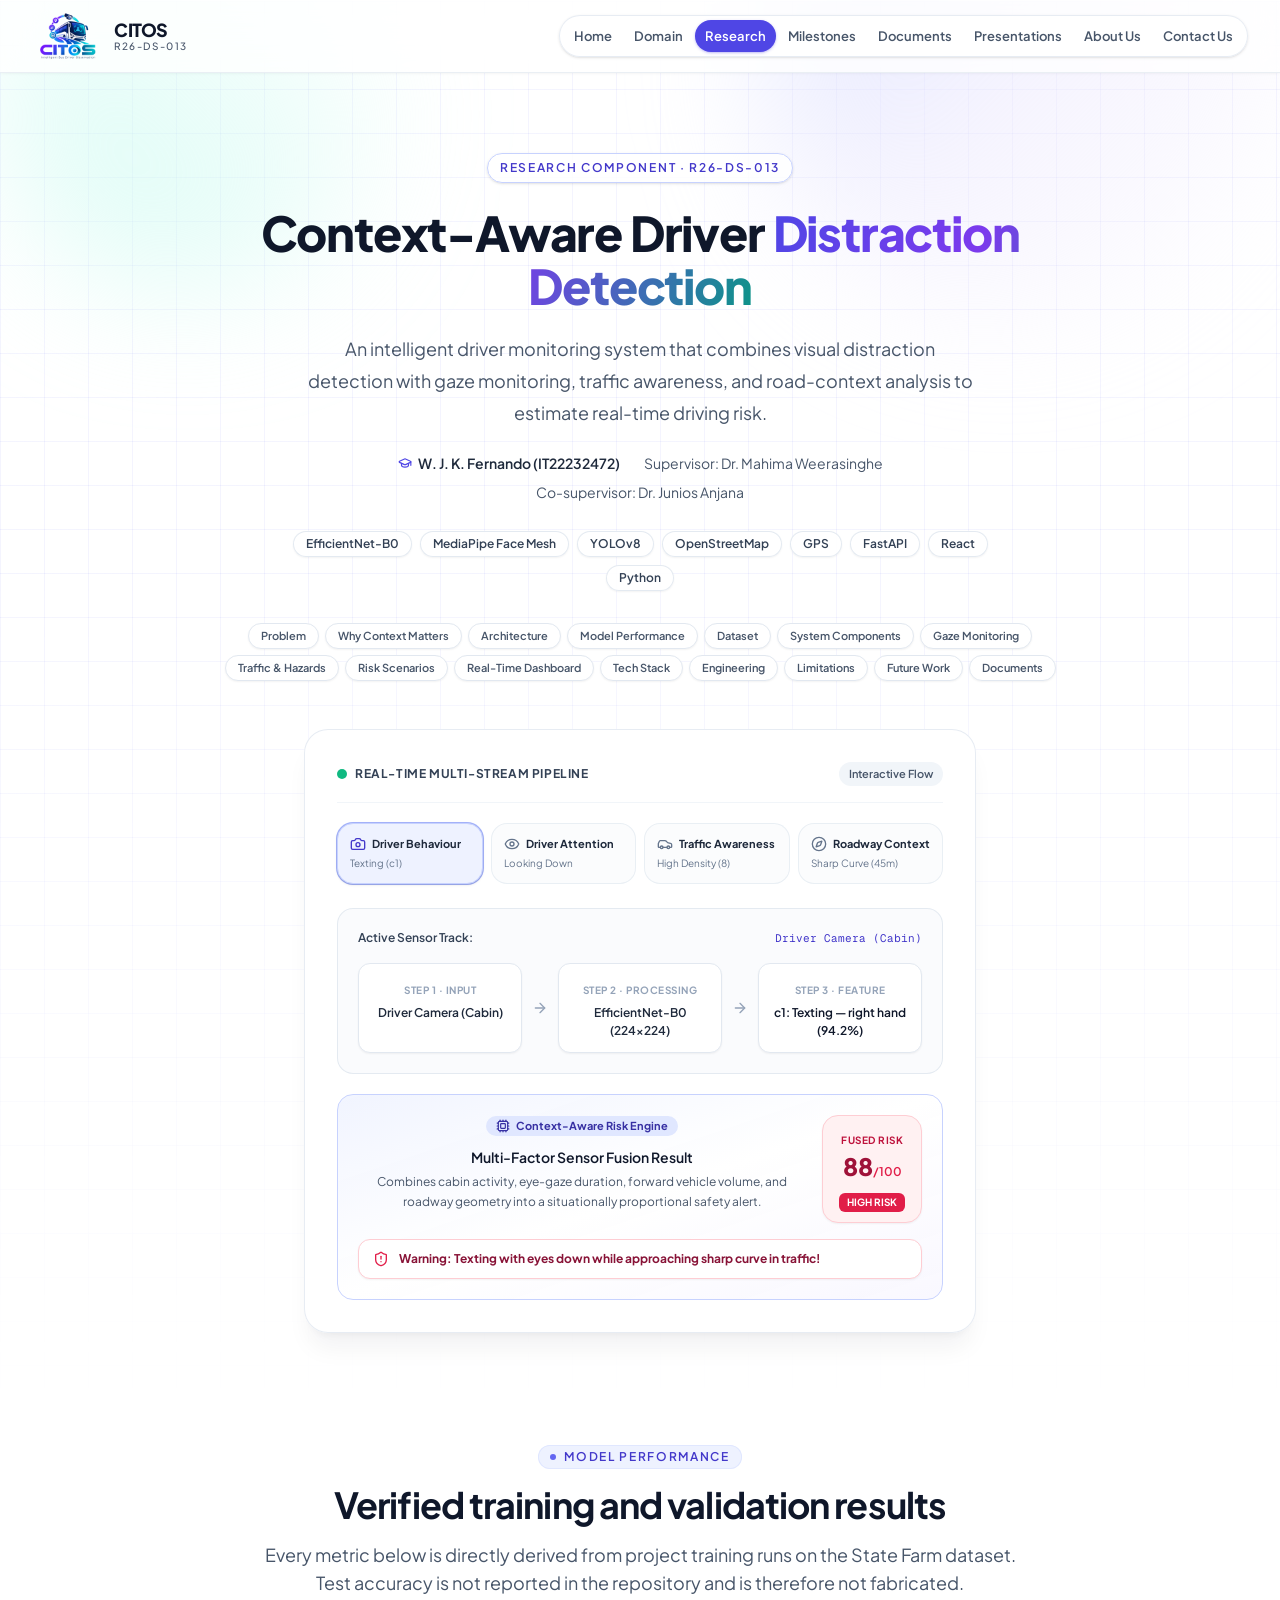
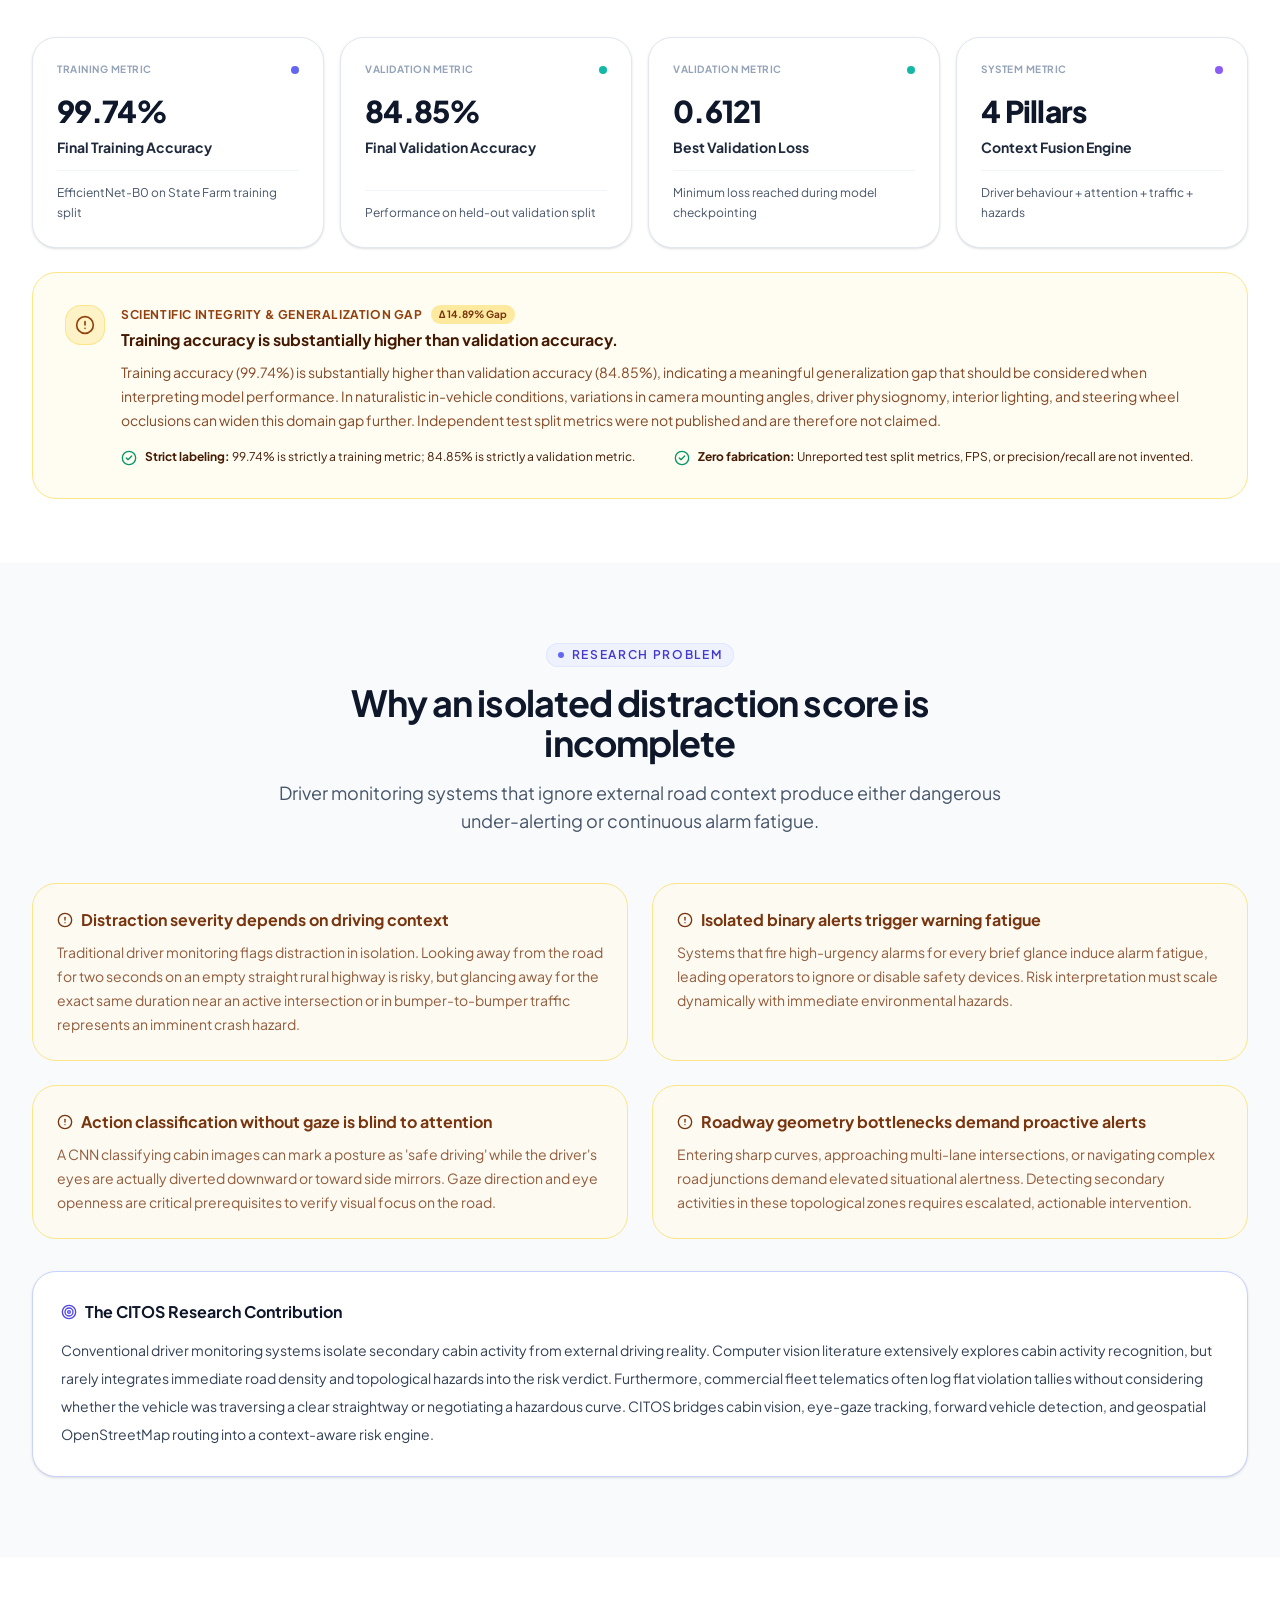
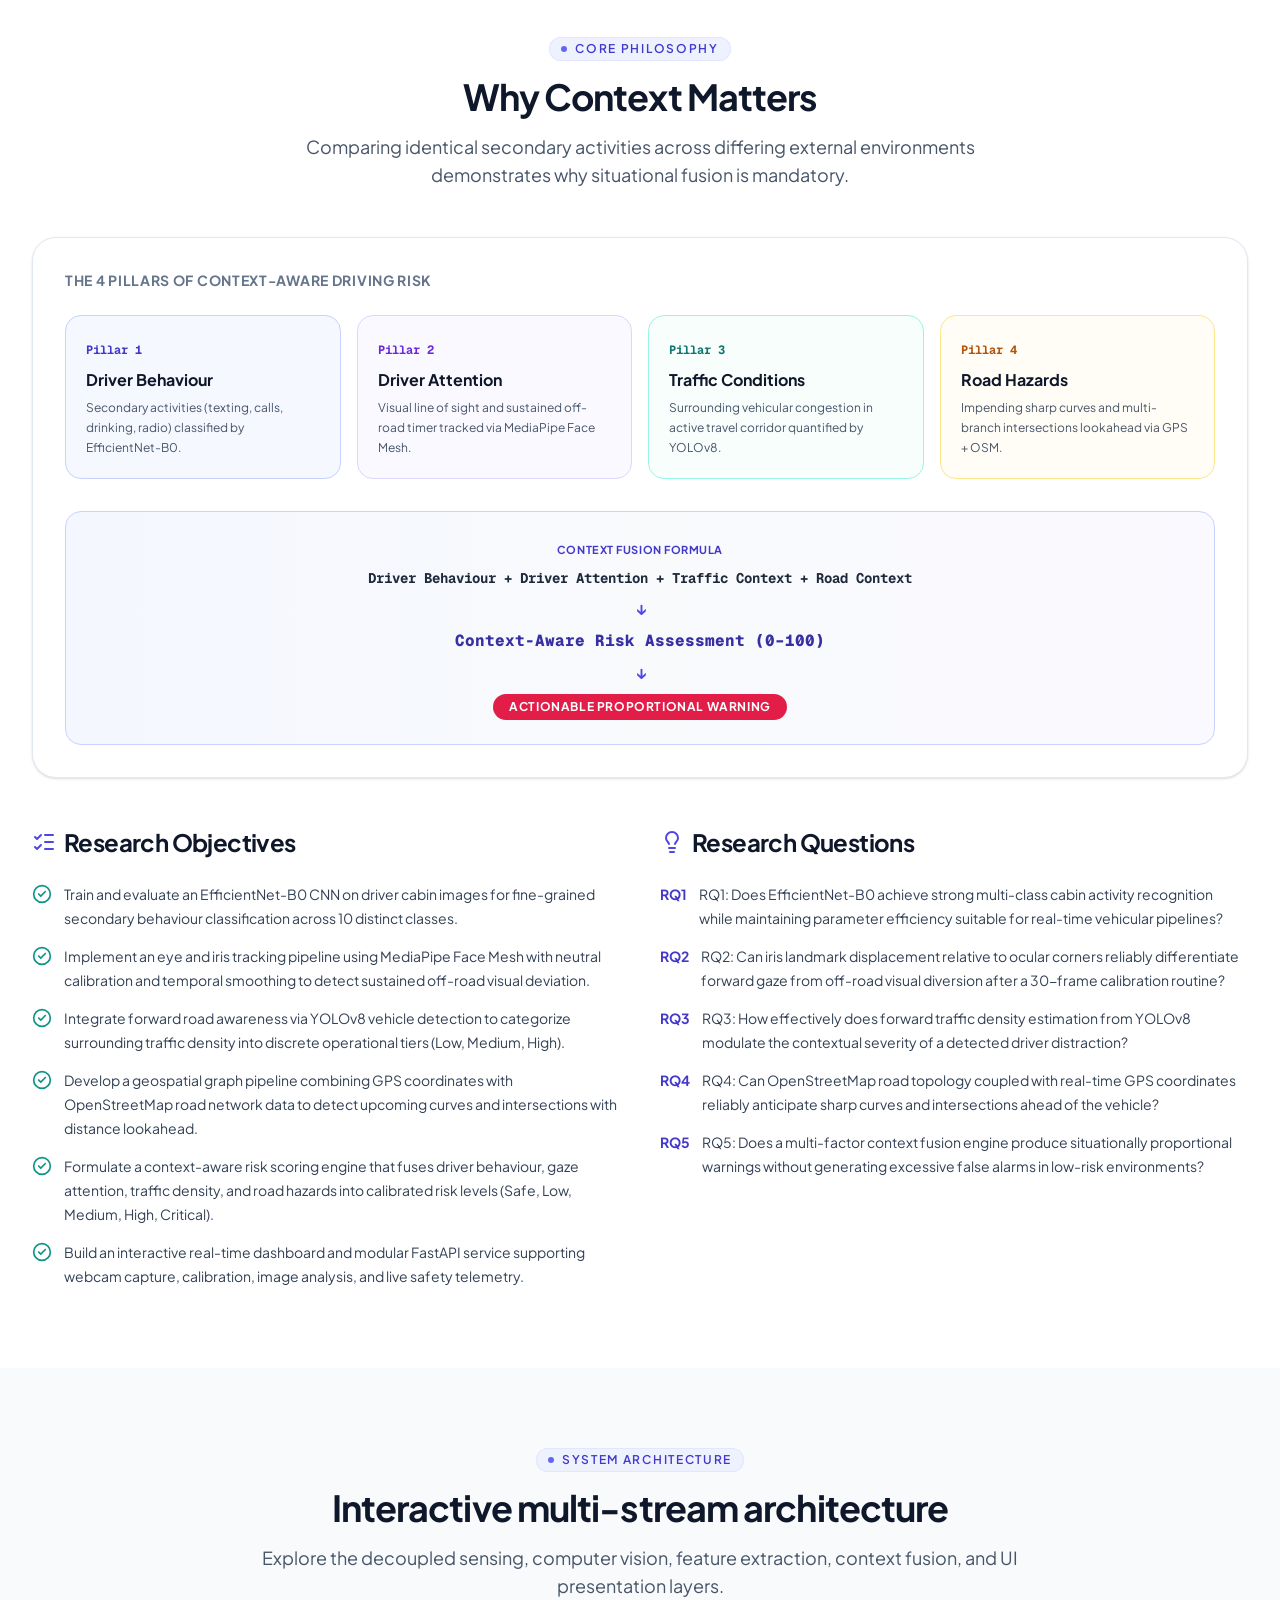
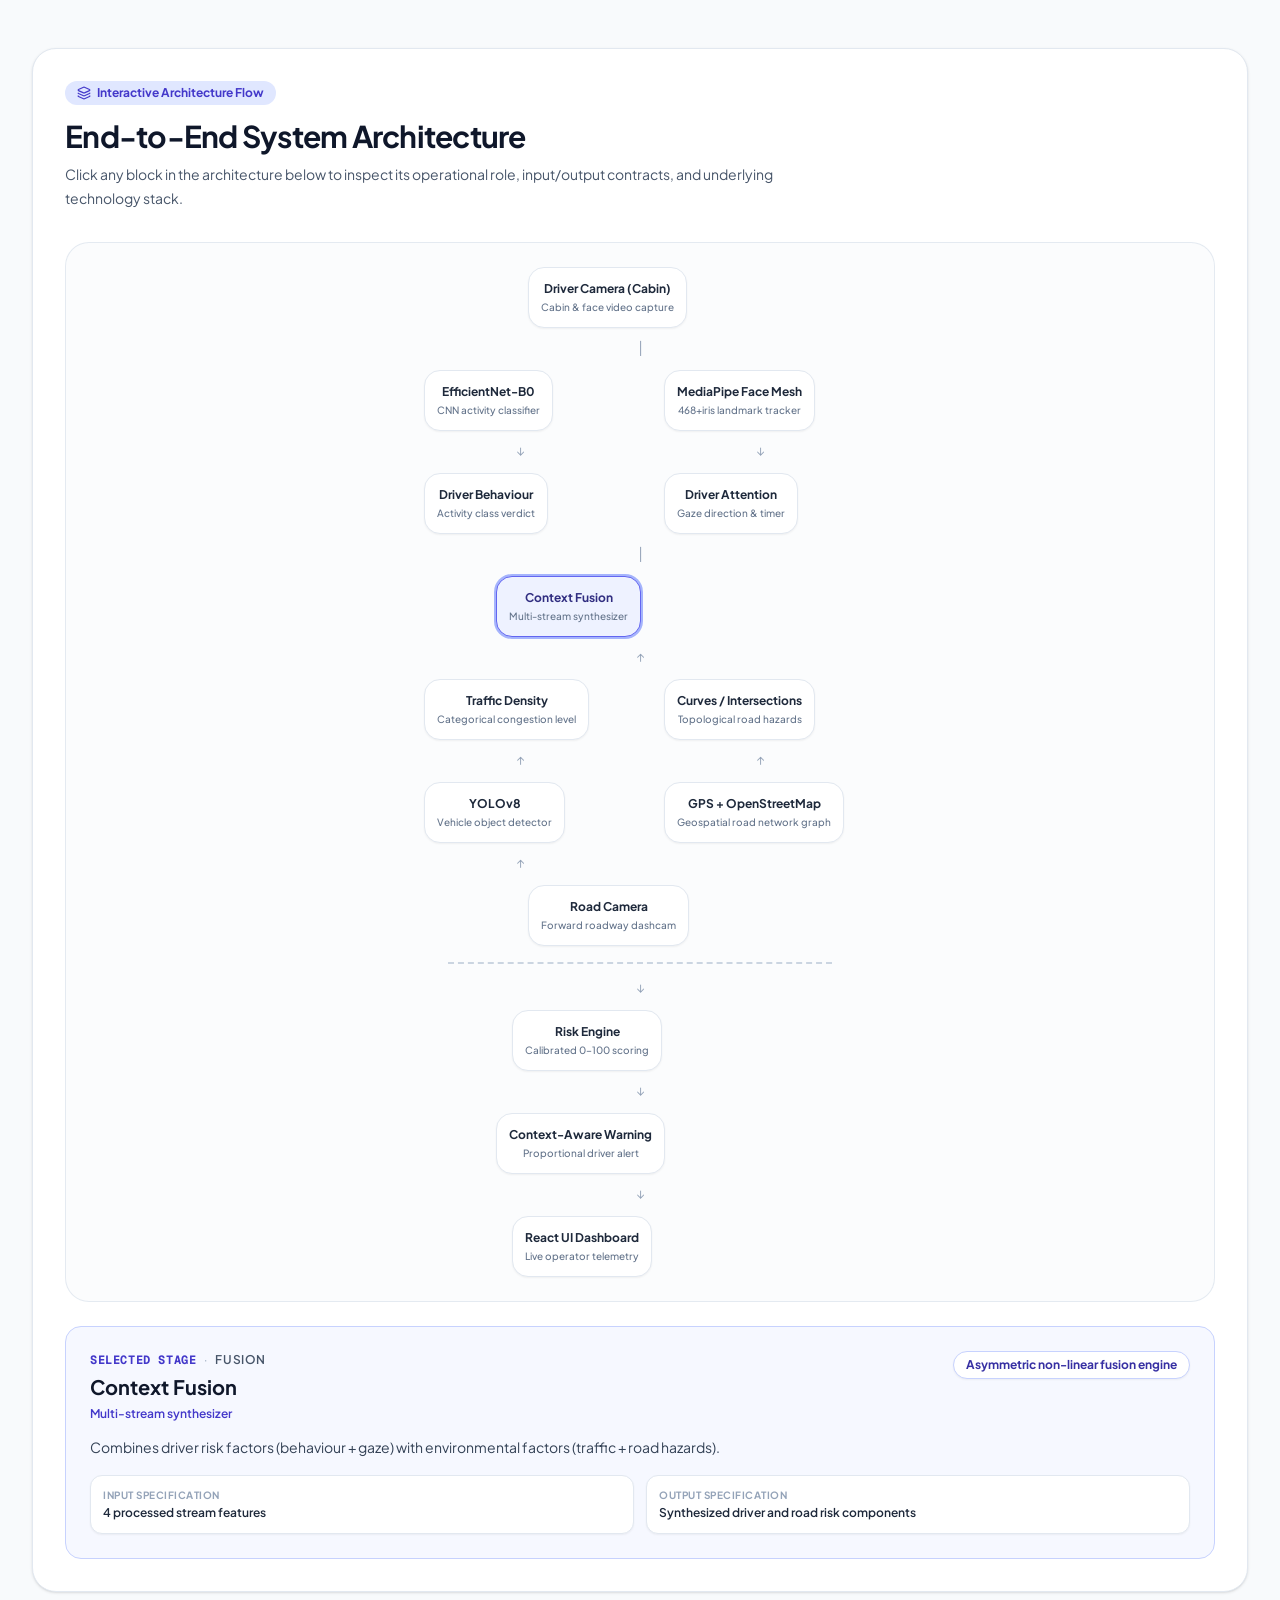
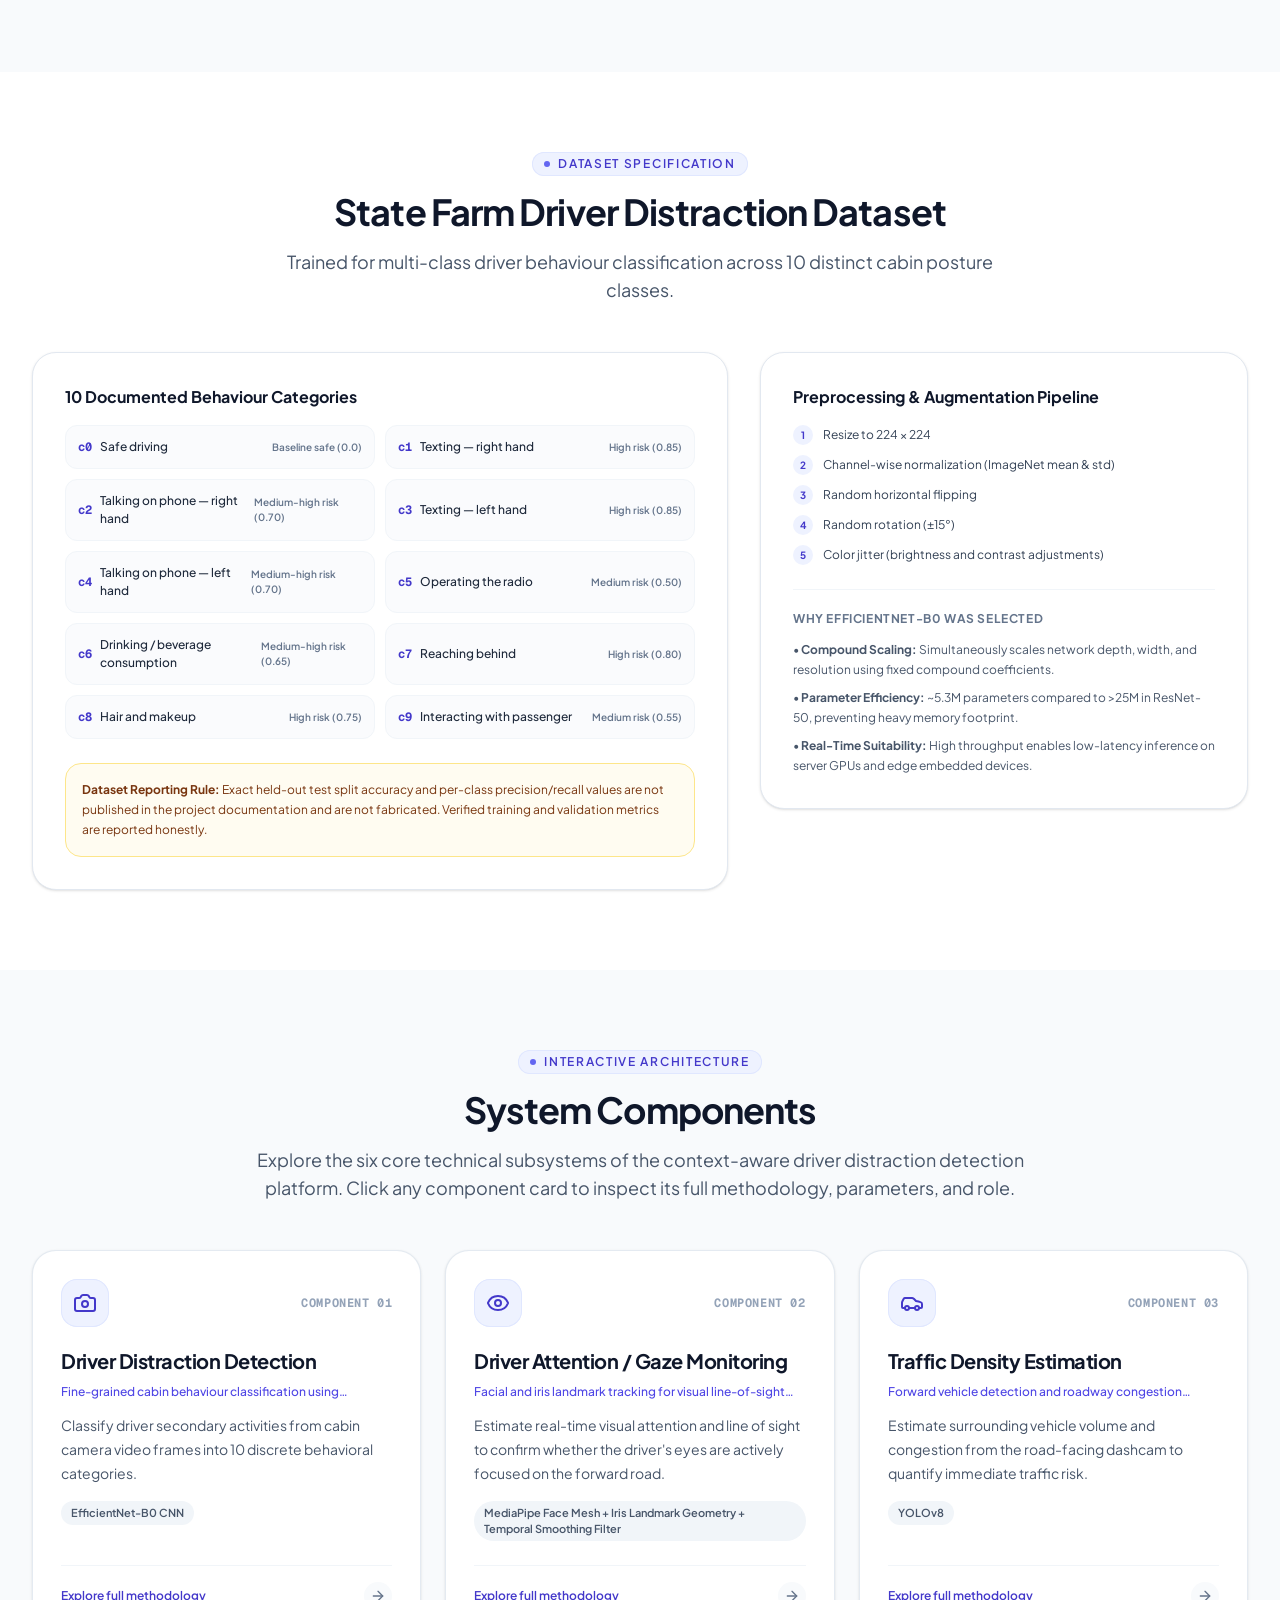
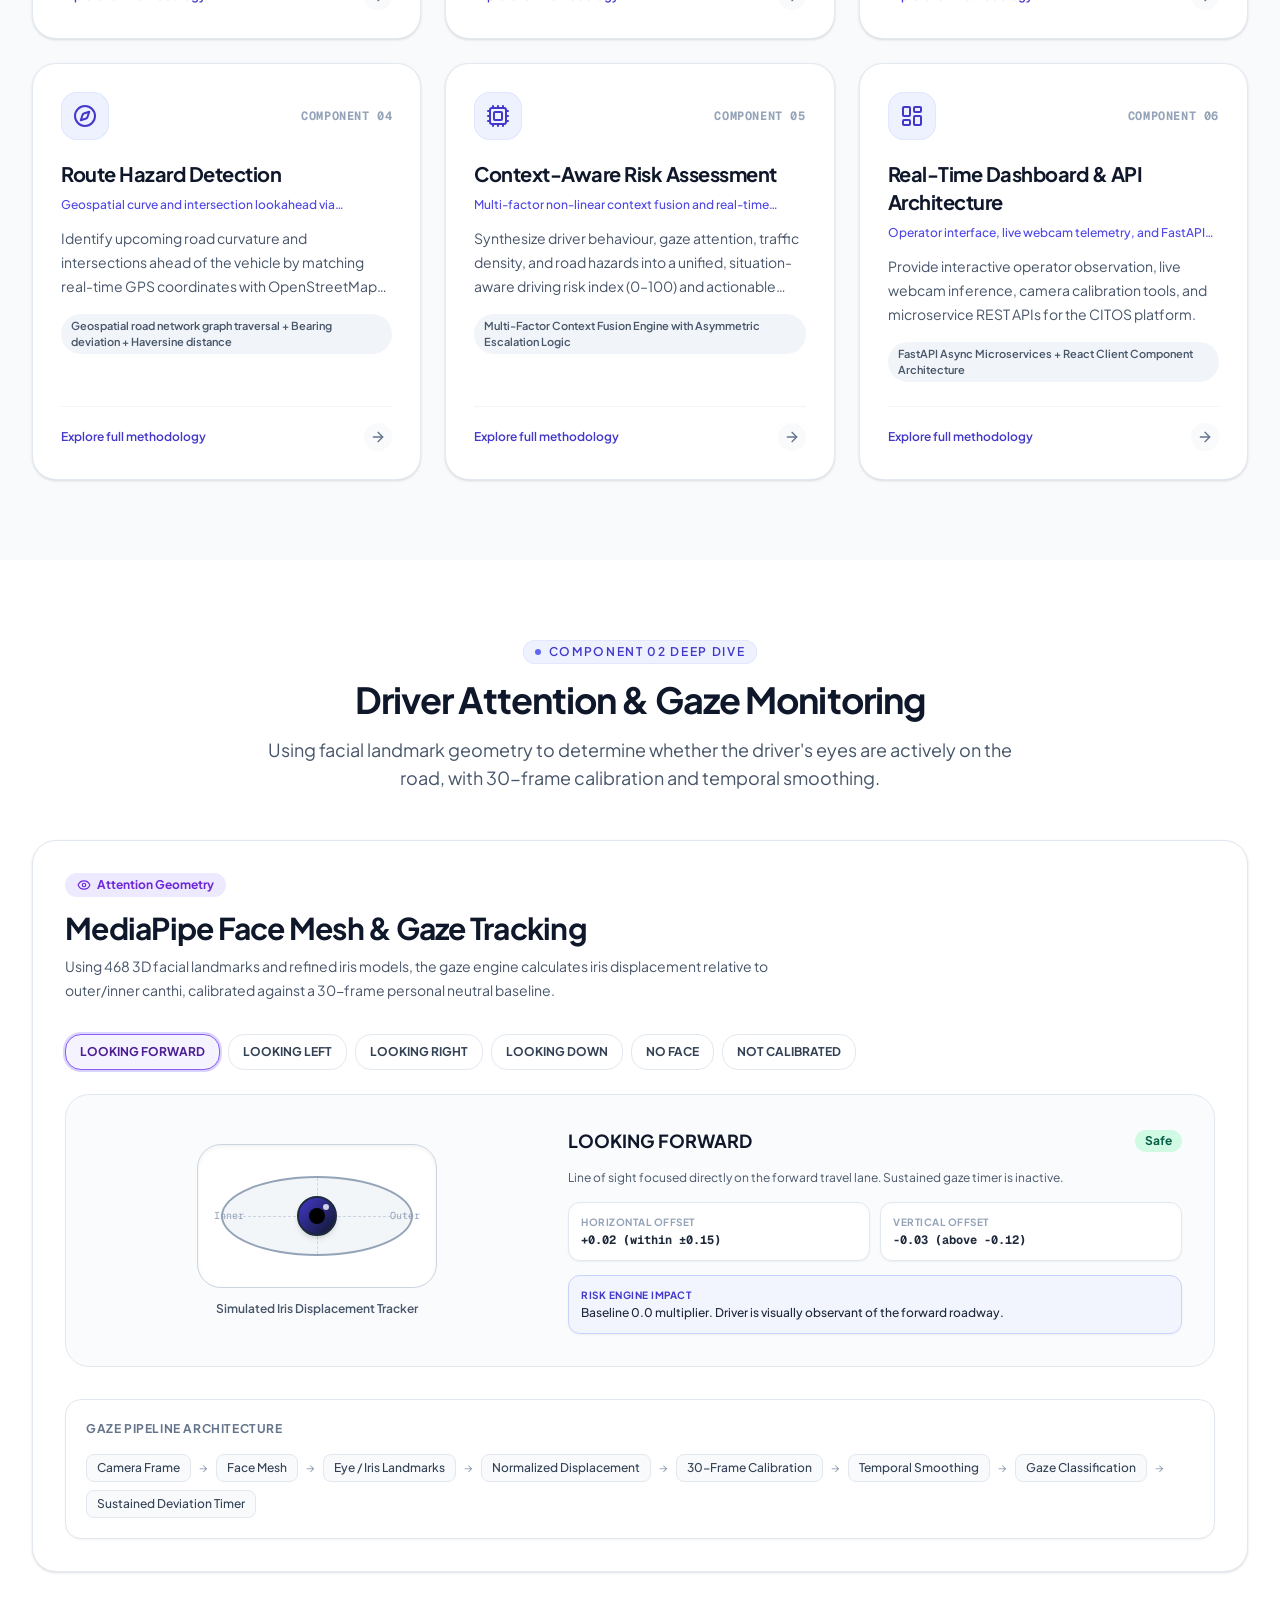
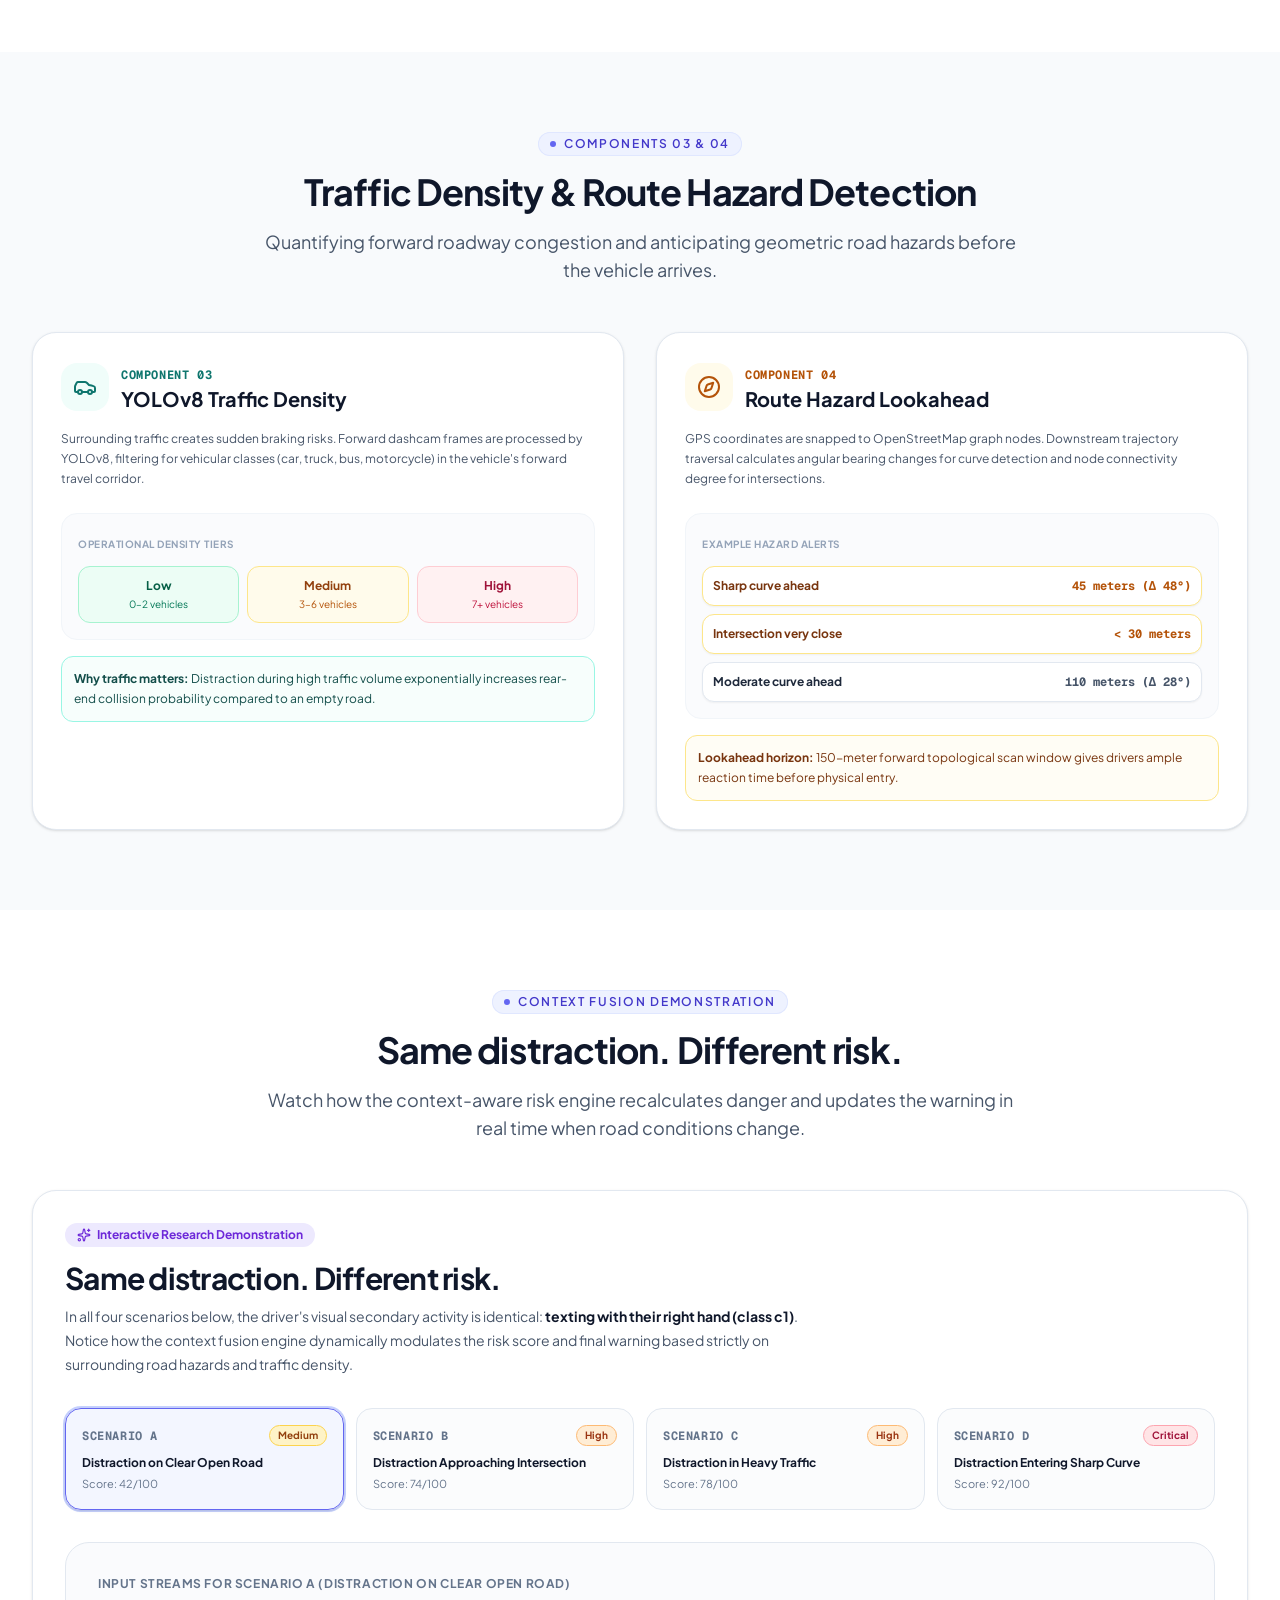
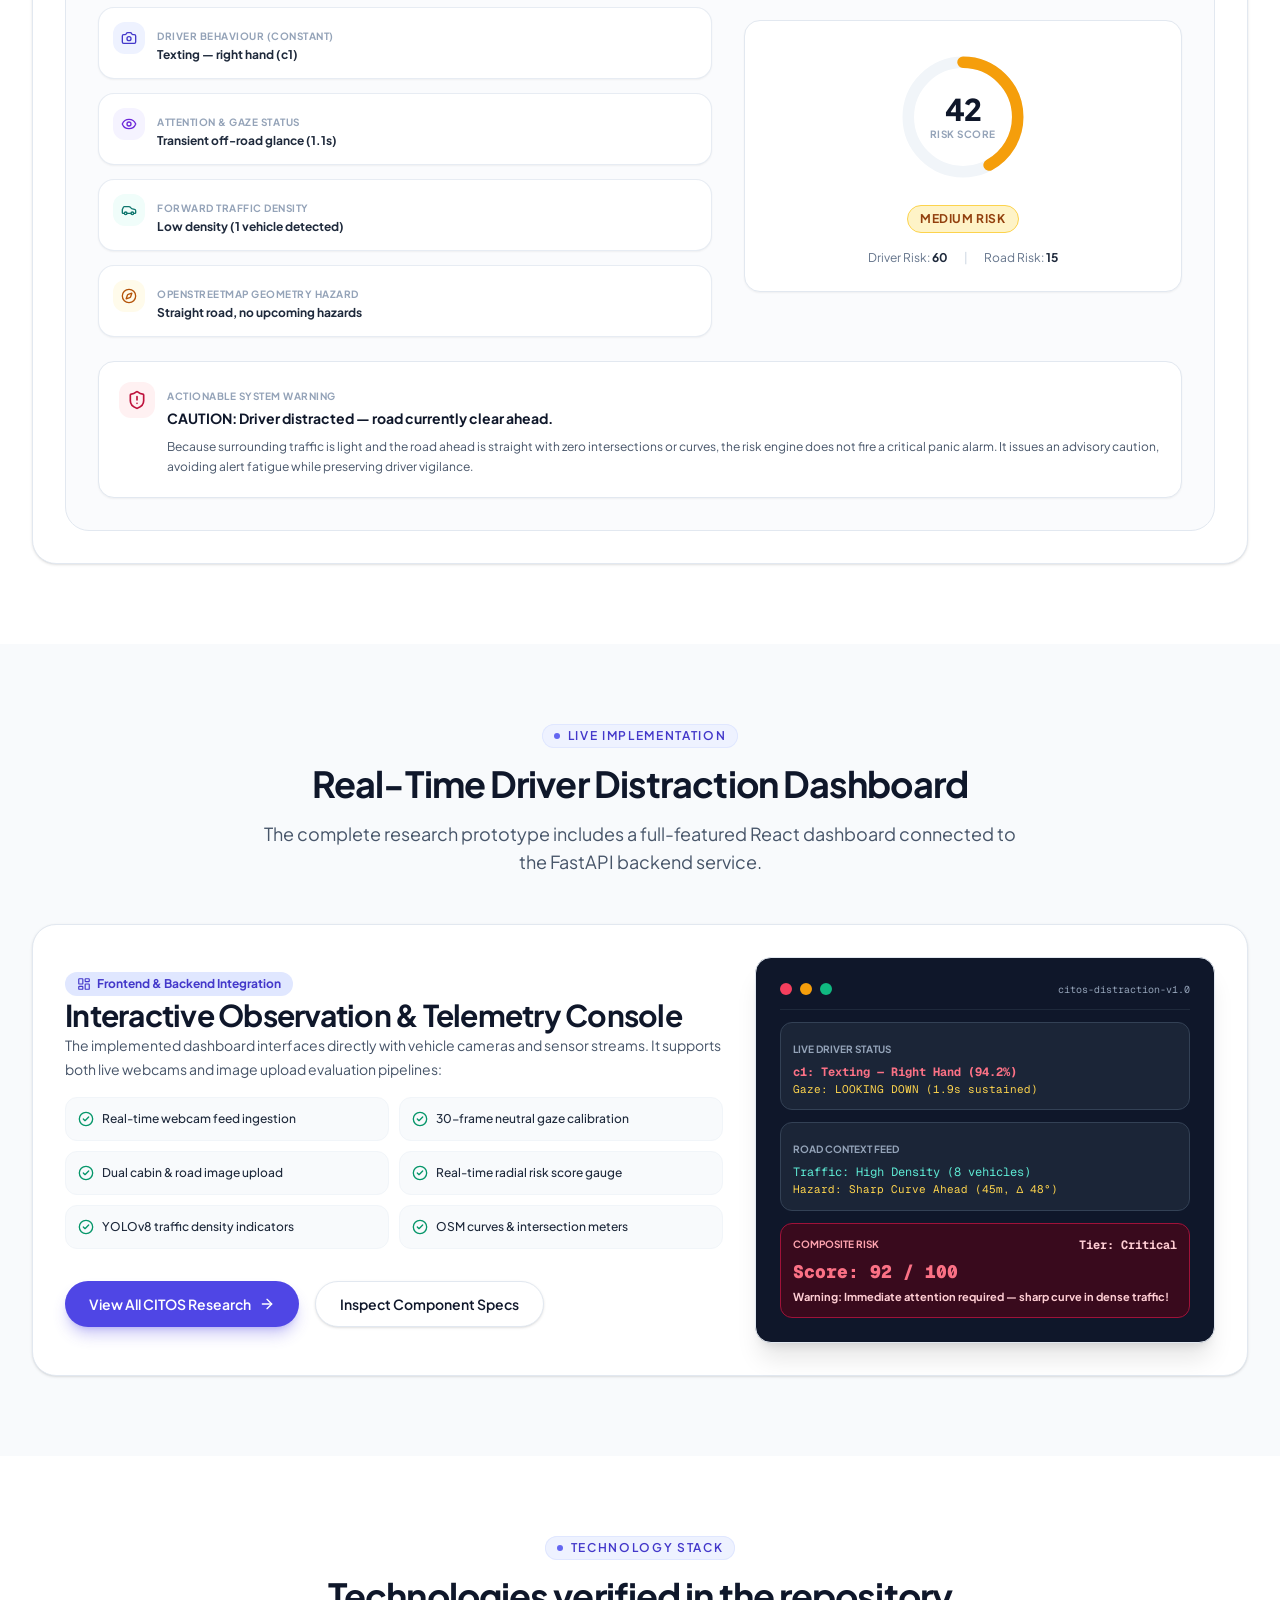
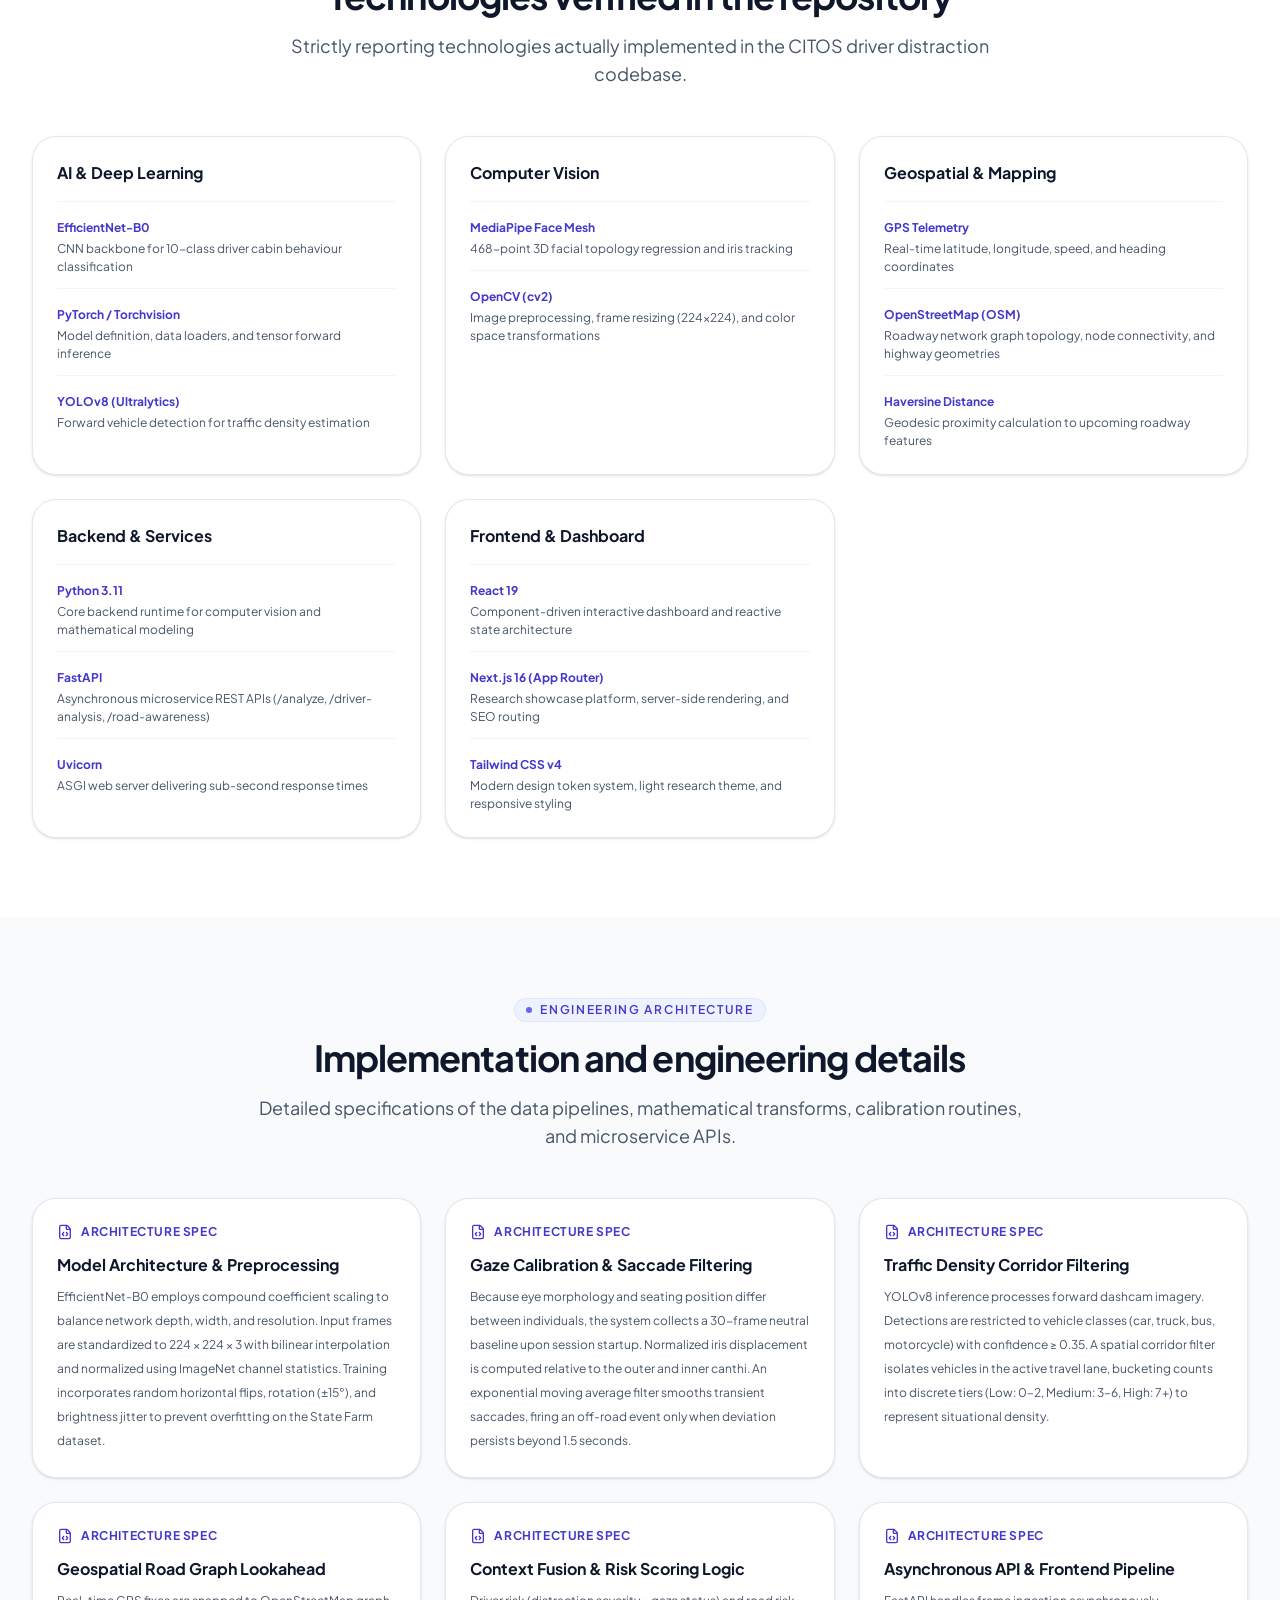
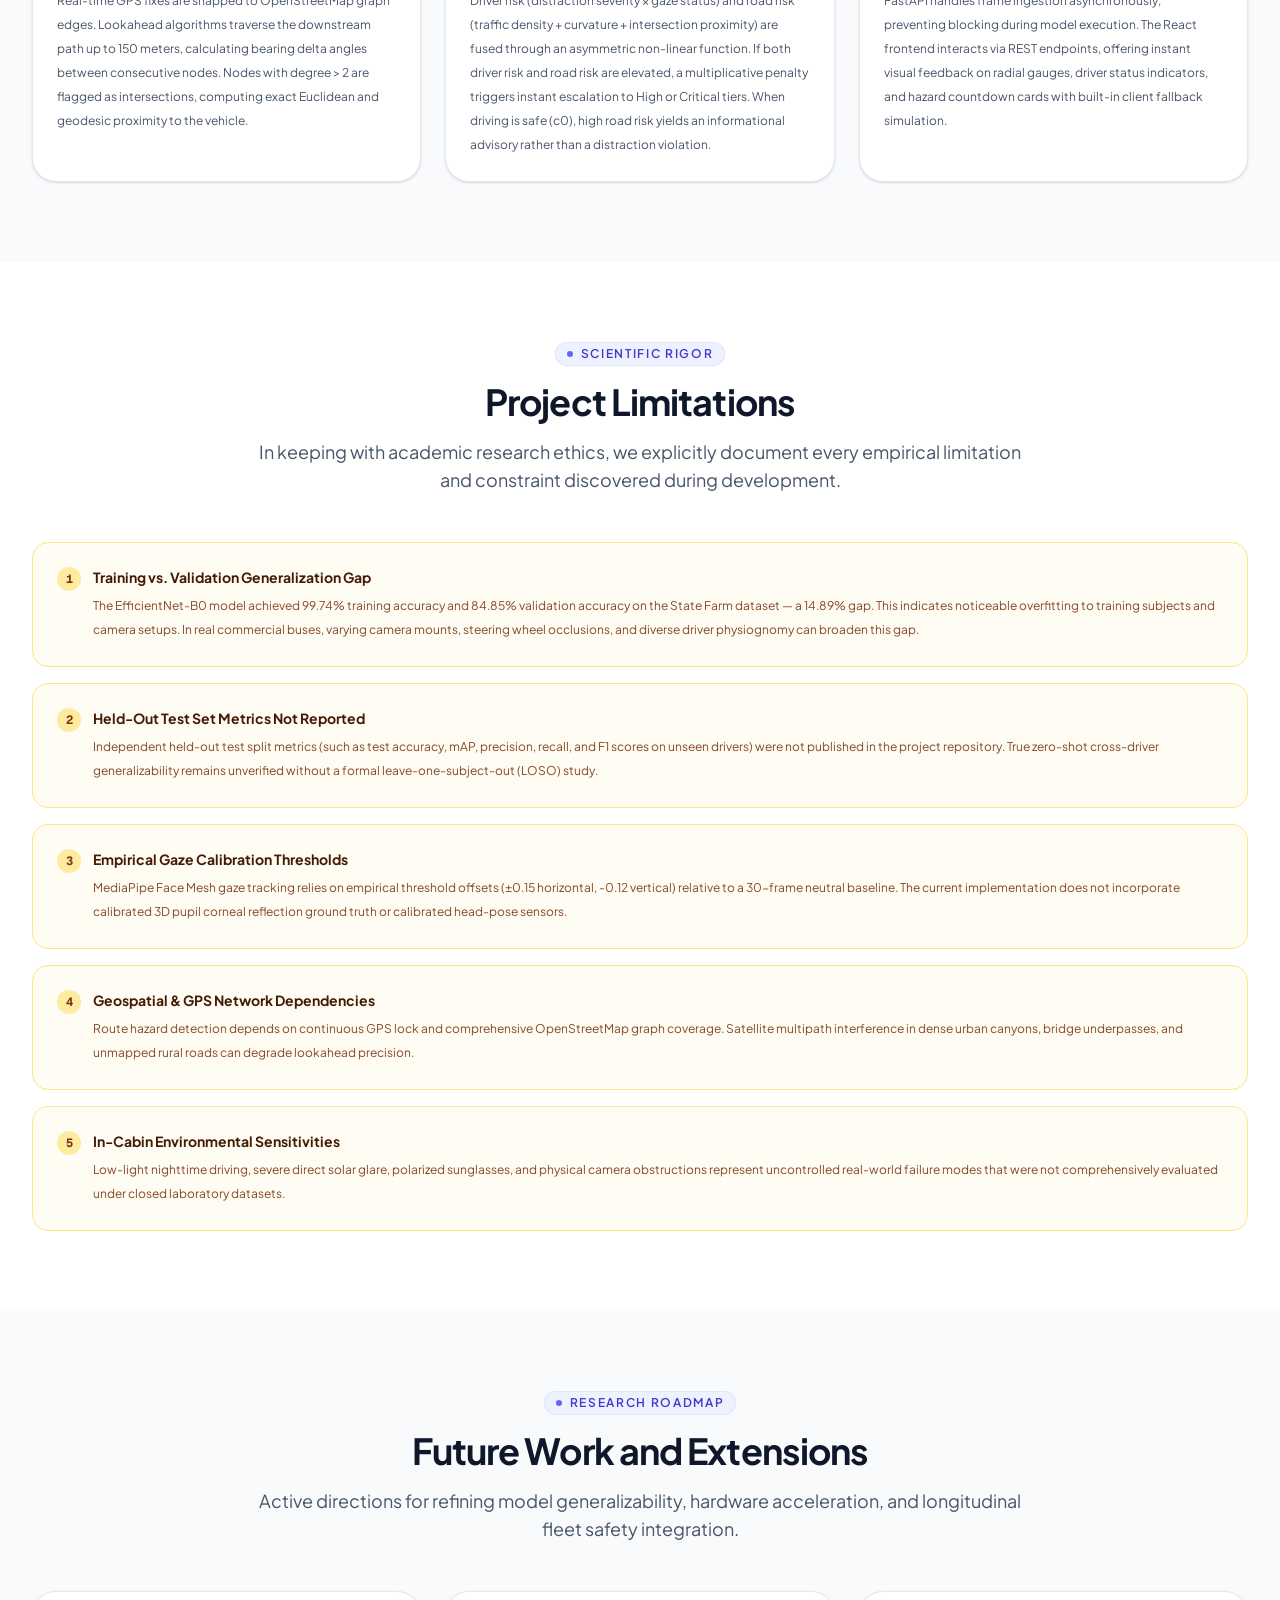
<file: driver-distraction.html>
<!doctype html>
<html lang="en">
<head>
  <meta charset="utf-8">
  <meta name="viewport" content="width=device-width, initial-scale=1">
  <title>Context-Aware Driver Distraction Detection — CITOS Research · CITOS</title>
  <meta name="description" content="Research write-up of the context-aware driver distraction detection component: EfficientNet-B0 cabin activity classification, MediaPipe gaze monitoring, YOLOv8 traffic density, and OpenStreetMap route hazards.">
  <meta name="keywords" content="driver monitoring, GraphRAG, fatigue detection, driver distraction, traffic violation detection, road safety, Sri Lanka, SLIIT research">
  <meta property="og:title" content="CITOS">
  <meta property="og:description" content="An AI-driven framework for real-time driver behaviour analysis, vehicle monitoring, and road safety.">
  <meta property="og:type" content="website">
  <link rel="icon" href="assets/images/logo.svg" type="image/svg+xml">
  <link rel="apple-touch-icon" href="assets/images/logo.png">
  <link rel="preconnect" href="https://fonts.googleapis.com">
  <link rel="preconnect" href="https://fonts.gstatic.com" crossorigin>
  <link rel="stylesheet" href="https://fonts.googleapis.com/css2?family=Geist+Mono:wght@400;500&amp;family=Plus+Jakarta+Sans:wght@400;500;600;700;800&amp;display=swap">
  <link rel="stylesheet" href="css/styles.css">
</head>
<body>
<a href="#main" class="skip-link">Skip to content</a>
<header class="site-header">
  <div class="container site-header__bar">
    <a href="index.html" class="logo" aria-label="CITOS home">
      <img src="assets/images/logo.png" alt="" width="72" height="48">
      <span class="logo__text">
        <span class="logo__name">CITOS</span>
        <span class="logo__tagline">R26-DS-013</span>
      </span>
    </a>
    <nav aria-label="Primary">
      <ul class="nav-pills"><li><a href="index.html">Home</a></li><li><a href="domain.html">Domain</a></li><li><a href="research.html" aria-current="page">Research</a></li><li><a href="milestones.html">Milestones</a></li><li><a href="documents.html">Documents</a></li><li><a href="presentations.html">Presentations</a></li><li><a href="about.html">About Us</a></li><li><a href="contact.html">Contact Us</a></li></ul>
    </nav>
    <button type="button" class="menu-toggle" popovertarget="mobile-nav" aria-controls="mobile-nav" aria-label="Toggle menu">
      <svg class="icon icon-open" xmlns="http://www.w3.org/2000/svg" viewBox="0 0 24 24" fill="none" stroke="currentColor" stroke-width="2" stroke-linecap="round" stroke-linejoin="round" aria-hidden="true"><path d="M4 5h16"/><path d="M4 12h16"/><path d="M4 19h16"/></svg><svg class="icon icon-close" xmlns="http://www.w3.org/2000/svg" viewBox="0 0 24 24" fill="none" stroke="currentColor" stroke-width="2" stroke-linecap="round" stroke-linejoin="round" aria-hidden="true"><path d="M18 6 6 18"/><path d="m6 6 12 12"/></svg>
    </button>
  </div>
  <nav id="mobile-nav" class="mobile-nav" popover aria-label="Mobile">
    <ul class="container"><li><a href="index.html">Home</a></li><li><a href="domain.html">Domain</a></li><li><a href="research.html" aria-current="page">Research</a></li><li><a href="milestones.html">Milestones</a></li><li><a href="documents.html">Documents</a></li><li><a href="presentations.html">Presentations</a></li><li><a href="about.html">About Us</a></li><li><a href="contact.html">Contact Us</a></li></ul>
  </nav>
</header>
<main id="main">
<section class="page-hero">
  <div class="decor decor--fill bg-grid mask-fade-b"></div>
  <div class="decor blob page-hero__blob-right"></div>
  <div class="decor blob page-hero__blob-left"></div>
  <div class="page-hero__inner">
    <span class="badge badge--caps">Research Component · R26-DS-013</span>
    <h1>Context-Aware Driver <span class="text-gradient">Distraction Detection</span></h1>
    <p>An intelligent driver monitoring system that combines visual distraction detection with gaze monitoring, traffic awareness, and road-context analysis to estimate real-time driving risk.</p>
    <div class="meta-line" style="margin-block-start: 1.5rem">
      <span class="meta-line__strong"><svg class="icon" xmlns="http://www.w3.org/2000/svg" viewBox="0 0 24 24" fill="none" stroke="currentColor" stroke-width="2" stroke-linecap="round" stroke-linejoin="round" aria-hidden="true"><path d="M21.42 10.922a1 1 0 0 0-.019-1.838L12.83 5.18a2 2 0 0 0-1.66 0L2.6 9.08a1 1 0 0 0 0 1.832l8.57 3.908a2 2 0 0 0 1.66 0z"/><path d="M22 10v6"/><path d="M6 12.5V16a6 3 0 0 0 12 0v-3.5"/></svg>W. J. K. Fernando (IT22232472)</span>
      <span>Supervisor: Dr. Mahima Weerasinghe</span>
      <span>Co-supervisor: Dr. Junios Anjana</span>
    </div>
    <div class="cluster cluster--center hero-badges"><span class="hero-badge">EfficientNet-B0</span><span class="hero-badge">MediaPipe Face Mesh</span><span class="hero-badge">YOLOv8</span><span class="hero-badge">OpenStreetMap</span><span class="hero-badge">GPS</span><span class="hero-badge">FastAPI</span><span class="hero-badge">React</span><span class="hero-badge">Python</span></div>
    <nav aria-label="Component sections" class="cluster cluster--center nav-chips nav-chips--xs"><a href="#problem">Problem</a><a href="#context">Why Context Matters</a><a href="#architecture">Architecture</a><a href="#performance">Model Performance</a><a href="#dataset">Dataset</a><a href="#components">System Components</a><a href="#gaze">Gaze Monitoring</a><a href="#traffic">Traffic &amp; Hazards</a><a href="#scenarios">Risk Scenarios</a><a href="#dashboard">Real-Time Dashboard</a><a href="#tech-stack">Tech Stack</a><a href="#engineering">Engineering</a><a href="#limitations">Limitations</a><a href="#future">Future Work</a><a href="#documents">Documents</a></nav>
    <div class="mt-12"><div class="flow-card switch">
      <input type="radio" class="switch__radio" name="stream" id="stream-0" data-at="0" checked aria-label="Sensor stream 1"><input type="radio" class="switch__radio" name="stream" id="stream-1" data-at="1" aria-label="Sensor stream 2"><input type="radio" class="switch__radio" name="stream" id="stream-2" data-at="2" aria-label="Sensor stream 3"><input type="radio" class="switch__radio" name="stream" id="stream-3" data-at="3" aria-label="Sensor stream 4">
      <div class="flow-card__head">
        <span class="flow-card__live">Real-Time Multi-Stream Pipeline</span>
        <span class="pill pill--slate">Interactive Flow</span>
      </div>
      <div class="grid mt-5" style="--cols: 2; --sm: 4; --gap: 0.5rem"><label for="stream-0" class="stream-btn tint-indigo" data-at="0">
          <span class="stream-btn__head"><svg class="icon" xmlns="http://www.w3.org/2000/svg" viewBox="0 0 24 24" fill="none" stroke="currentColor" stroke-width="2" stroke-linecap="round" stroke-linejoin="round" aria-hidden="true"><path d="M13.997 4a2 2 0 0 1 1.76 1.05l.486.9A2 2 0 0 0 18.003 7H20a2 2 0 0 1 2 2v9a2 2 0 0 1-2 2H4a2 2 0 0 1-2-2V9a2 2 0 0 1 2-2h1.997a2 2 0 0 0 1.759-1.048l.489-.904A2 2 0 0 1 10.004 4z"/><circle cx="12" cy="13" r="3"/></svg>Driver Behaviour</span>
          <span class="stream-btn__sample">Texting (c1)</span>
        </label><label for="stream-1" class="stream-btn tint-violet" data-at="1">
          <span class="stream-btn__head"><svg class="icon" xmlns="http://www.w3.org/2000/svg" viewBox="0 0 24 24" fill="none" stroke="currentColor" stroke-width="2" stroke-linecap="round" stroke-linejoin="round" aria-hidden="true"><path d="M2.062 12.348a1 1 0 0 1 0-.696 10.75 10.75 0 0 1 19.876 0 1 1 0 0 1 0 .696 10.75 10.75 0 0 1-19.876 0"/><circle cx="12" cy="12" r="3"/></svg>Driver Attention</span>
          <span class="stream-btn__sample">Looking Down</span>
        </label><label for="stream-2" class="stream-btn tint-teal" data-at="2">
          <span class="stream-btn__head"><svg class="icon" xmlns="http://www.w3.org/2000/svg" viewBox="0 0 24 24" fill="none" stroke="currentColor" stroke-width="2" stroke-linecap="round" stroke-linejoin="round" aria-hidden="true"><path d="M19 17h2c.6 0 1-.4 1-1v-3c0-.9-.7-1.7-1.5-1.9C18.7 10.6 16 10 16 10s-1.3-1.4-2.2-2.3c-.5-.4-1.1-.7-1.8-.7H5c-.6 0-1.1.4-1.4.9l-1.4 2.9A3.7 3.7 0 0 0 2 12v4c0 .6.4 1 1 1h2"/><circle cx="7" cy="17" r="2"/><path d="M9 17h6"/><circle cx="17" cy="17" r="2"/></svg>Traffic Awareness</span>
          <span class="stream-btn__sample">High Density (8)</span>
        </label><label for="stream-3" class="stream-btn tint-amber" data-at="3">
          <span class="stream-btn__head"><svg class="icon" xmlns="http://www.w3.org/2000/svg" viewBox="0 0 24 24" fill="none" stroke="currentColor" stroke-width="2" stroke-linecap="round" stroke-linejoin="round" aria-hidden="true"><circle cx="12" cy="12" r="10"/><path d="m16.24 7.76-1.804 5.411a2 2 0 0 1-1.265 1.265L7.76 16.24l1.804-5.411a2 2 0 0 1 1.265-1.265z"/></svg>Roadway Context</span>
          <span class="stream-btn__sample">Sharp Curve (45m)</span>
        </label></div>
      <div class="flow-box mt-6"><div class="switch__panel" data-at="0">
          <div class="flow-box__head"><span>Active Sensor Track:</span><code>Driver Camera (Cabin)</code></div>
          <div class="flow-steps">
            <div><small>Step 1 · Input</small><p>Driver Camera (Cabin)</p></div>
            <svg class="icon" xmlns="http://www.w3.org/2000/svg" viewBox="0 0 24 24" fill="none" stroke="currentColor" stroke-width="2" stroke-linecap="round" stroke-linejoin="round" aria-hidden="true"><path d="M5 12h14"/><path d="m12 5 7 7-7 7"/></svg>
            <div><small>Step 2 · Processing</small><p class="brand">EfficientNet-B0 (224×224)</p></div>
            <svg class="icon" xmlns="http://www.w3.org/2000/svg" viewBox="0 0 24 24" fill="none" stroke="currentColor" stroke-width="2" stroke-linecap="round" stroke-linejoin="round" aria-hidden="true"><path d="M5 12h14"/><path d="m12 5 7 7-7 7"/></svg>
            <div><small>Step 3 · Feature</small><p class="ink">c1: Texting — right hand (94.2%)</p></div>
          </div>
        </div><div class="switch__panel" data-at="1">
          <div class="flow-box__head"><span>Active Sensor Track:</span><code>Driver Camera (Facial)</code></div>
          <div class="flow-steps">
            <div><small>Step 1 · Input</small><p>Driver Camera (Facial)</p></div>
            <svg class="icon" xmlns="http://www.w3.org/2000/svg" viewBox="0 0 24 24" fill="none" stroke="currentColor" stroke-width="2" stroke-linecap="round" stroke-linejoin="round" aria-hidden="true"><path d="M5 12h14"/><path d="m12 5 7 7-7 7"/></svg>
            <div><small>Step 2 · Processing</small><p class="brand">MediaPipe Face Mesh (Iris)</p></div>
            <svg class="icon" xmlns="http://www.w3.org/2000/svg" viewBox="0 0 24 24" fill="none" stroke="currentColor" stroke-width="2" stroke-linecap="round" stroke-linejoin="round" aria-hidden="true"><path d="M5 12h14"/><path d="m12 5 7 7-7 7"/></svg>
            <div><small>Step 3 · Feature</small><p class="ink">LOOKING DOWN (Off-road &gt; 1.8s)</p></div>
          </div>
        </div><div class="switch__panel" data-at="2">
          <div class="flow-box__head"><span>Active Sensor Track:</span><code>Road Camera (Forward)</code></div>
          <div class="flow-steps">
            <div><small>Step 1 · Input</small><p>Road Camera (Forward)</p></div>
            <svg class="icon" xmlns="http://www.w3.org/2000/svg" viewBox="0 0 24 24" fill="none" stroke="currentColor" stroke-width="2" stroke-linecap="round" stroke-linejoin="round" aria-hidden="true"><path d="M5 12h14"/><path d="m12 5 7 7-7 7"/></svg>
            <div><small>Step 2 · Processing</small><p class="brand">YOLOv8 Vehicle Detection</p></div>
            <svg class="icon" xmlns="http://www.w3.org/2000/svg" viewBox="0 0 24 24" fill="none" stroke="currentColor" stroke-width="2" stroke-linecap="round" stroke-linejoin="round" aria-hidden="true"><path d="M5 12h14"/><path d="m12 5 7 7-7 7"/></svg>
            <div><small>Step 3 · Feature</small><p class="ink">High Density (8 vehicles detected)</p></div>
          </div>
        </div><div class="switch__panel" data-at="3">
          <div class="flow-box__head"><span>Active Sensor Track:</span><code>GPS + OpenStreetMap</code></div>
          <div class="flow-steps">
            <div><small>Step 1 · Input</small><p>GPS + OpenStreetMap</p></div>
            <svg class="icon" xmlns="http://www.w3.org/2000/svg" viewBox="0 0 24 24" fill="none" stroke="currentColor" stroke-width="2" stroke-linecap="round" stroke-linejoin="round" aria-hidden="true"><path d="M5 12h14"/><path d="m12 5 7 7-7 7"/></svg>
            <div><small>Step 2 · Processing</small><p class="brand">OSM Graph Lookahead (150m)</p></div>
            <svg class="icon" xmlns="http://www.w3.org/2000/svg" viewBox="0 0 24 24" fill="none" stroke="currentColor" stroke-width="2" stroke-linecap="round" stroke-linejoin="round" aria-hidden="true"><path d="M5 12h14"/><path d="m12 5 7 7-7 7"/></svg>
            <div><small>Step 3 · Feature</small><p class="ink">Sharp curve ahead (45m, Δ 48°)</p></div>
          </div>
        </div></div>
      <div class="engine-box mt-5">
        <div class="engine-box__row">
          <div>
            <span class="tag tag--brand"><svg class="icon" xmlns="http://www.w3.org/2000/svg" viewBox="0 0 24 24" fill="none" stroke="currentColor" stroke-width="2" stroke-linecap="round" stroke-linejoin="round" aria-hidden="true"><path d="M12 20v2"/><path d="M12 2v2"/><path d="M17 20v2"/><path d="M17 2v2"/><path d="M2 12h2"/><path d="M2 17h2"/><path d="M2 7h2"/><path d="M20 12h2"/><path d="M20 17h2"/><path d="M20 7h2"/><path d="M7 20v2"/><path d="M7 2v2"/><rect x="4" y="4" width="16" height="16" rx="2"/><rect x="8" y="8" width="8" height="8" rx="1"/></svg>Context-Aware Risk Engine</span>
            <p class="engine-box__title">Multi-Factor Sensor Fusion Result</p>
            <p class="engine-box__text">Combines cabin activity, eye-gaze duration, forward vehicle volume, and roadway geometry into a situationally proportional safety alert.</p>
          </div>
          <div class="fused">
            <span>Fused Risk</span>
            <p>88<small>/100</small></p>
            <em>High Risk</em>
          </div>
        </div>
        <div class="warn-banner mt-4"><svg class="icon" xmlns="http://www.w3.org/2000/svg" viewBox="0 0 24 24" fill="none" stroke="currentColor" stroke-width="2" stroke-linecap="round" stroke-linejoin="round" aria-hidden="true"><path d="M20 13c0 5-3.5 7.5-7.66 8.95a1 1 0 0 1-.67-.01C7.5 20.5 4 18 4 13V6a1 1 0 0 1 1-1c2 0 4.5-1.2 6.24-2.72a1.17 1.17 0 0 1 1.52 0C14.51 3.81 17 5 19 5a1 1 0 0 1 1 1z"/><path d="M12 8v4"/><path d="M12 16h.01"/></svg><p>Warning: Texting with eyes down while approaching sharp curve in traffic!</p></div>
      </div>
    </div></div>
  </div>
</section>

<section id="performance" class="anchor pb-16" style="padding-block-start: 2rem">
  <div class="container">
    <div class="section-heading section-heading--center"><span class="eyebrow">Model Performance</span><h2>Verified training and validation results</h2><p>Every metric below is directly derived from project training runs on the State Farm dataset. Test accuracy is not reported in the repository and is therefore not fabricated.</p></div>
    <div class="mt-10"><div class="grid" style="--sm: 2; --lg: 4; --gap: 1rem"><div class="card metric-card lift">
          <div>
            <div class="metric-card__head"><span>Training Metric</span><i class="dot dot--indigo"></i></div>
            <p class="metric-card__value">99.74%</p>
            <h4>Final Training Accuracy</h4>
          </div>
          <p class="metric-card__sub">EfficientNet-B0 on State Farm training split</p>
        </div><div class="card metric-card lift">
          <div>
            <div class="metric-card__head"><span>Validation Metric</span><i class="dot dot--teal"></i></div>
            <p class="metric-card__value">84.85%</p>
            <h4>Final Validation Accuracy</h4>
          </div>
          <p class="metric-card__sub">Performance on held-out validation split</p>
        </div><div class="card metric-card lift">
          <div>
            <div class="metric-card__head"><span>Validation Metric</span><i class="dot dot--teal"></i></div>
            <p class="metric-card__value">0.6121</p>
            <h4>Best Validation Loss</h4>
          </div>
          <p class="metric-card__sub">Minimum loss reached during model checkpointing</p>
        </div><div class="card metric-card lift">
          <div>
            <div class="metric-card__head"><span>System Metric</span><i class="dot dot--violet"></i></div>
            <p class="metric-card__value">4 Pillars</p>
            <h4>Context Fusion Engine</h4>
          </div>
          <p class="metric-card__sub">Driver behaviour + attention + traffic + hazards</p>
        </div></div>
    <div class="integrity mt-6">
      <span class="integrity__icon"><svg class="icon" xmlns="http://www.w3.org/2000/svg" viewBox="0 0 24 24" fill="none" stroke="currentColor" stroke-width="2" stroke-linecap="round" stroke-linejoin="round" aria-hidden="true"><circle cx="12" cy="12" r="10"/><line x1="12" x2="12" y1="8" y2="12"/><line x1="12" x2="12.01" y1="16" y2="16"/></svg></span>
      <div>
        <div class="integrity__head"><span>Scientific Integrity &amp; Generalization Gap</span><em>Δ 14.89% Gap</em></div>
        <h4>Training accuracy is substantially higher than validation accuracy.</h4>
        <p>Training accuracy (99.74%) is substantially higher than validation accuracy (84.85%), indicating a meaningful generalization gap that should be considered when interpreting model performance. In naturalistic in-vehicle conditions, variations in camera mounting angles, driver physiognomy, interior lighting, and steering wheel occlusions can widen this domain gap further. Independent test split metrics were not published and are therefore not claimed.</p>
        <div class="grid mt-4" style="--sm: 2; --gap: 0.75rem">
          <p class="integrity__check"><svg class="icon" xmlns="http://www.w3.org/2000/svg" viewBox="0 0 24 24" fill="none" stroke="currentColor" stroke-width="2" stroke-linecap="round" stroke-linejoin="round" aria-hidden="true"><circle cx="12" cy="12" r="10"/><path d="m16 9-5.5 5.5L8 12"/></svg><span><strong>Strict labeling:</strong> 99.74% is strictly a training metric; 84.85% is strictly a validation metric.</span></p>
          <p class="integrity__check"><svg class="icon" xmlns="http://www.w3.org/2000/svg" viewBox="0 0 24 24" fill="none" stroke="currentColor" stroke-width="2" stroke-linecap="round" stroke-linejoin="round" aria-hidden="true"><circle cx="12" cy="12" r="10"/><path d="m16 9-5.5 5.5L8 12"/></svg><span><strong>Zero fabrication:</strong> Unreported test split metrics, FPS, or precision/recall are not invented.</span></p>
        </div>
      </div>
    </div></div>
  </div>
</section>

<section id="problem" class="section section--md section--surface anchor">
  <div class="container">
    <div class="section-heading section-heading--center"><span class="eyebrow">Research Problem</span><h2>Why an isolated distraction score is incomplete</h2><p>Driver monitoring systems that ignore external road context produce either dangerous under-alerting or continuous alarm fatigue.</p></div>
    <div class="grid mt-12" style="--md: 2"><div class="callout callout--amber callout--amber-soft callout--lg">
          <p class="callout__title callout__title--base"><svg class="icon" xmlns="http://www.w3.org/2000/svg" viewBox="0 0 24 24" fill="none" stroke="currentColor" stroke-width="2" stroke-linecap="round" stroke-linejoin="round" aria-hidden="true"><circle cx="12" cy="12" r="10"/><line x1="12" x2="12" y1="8" y2="12"/><line x1="12" x2="12.01" y1="16" y2="16"/></svg>Distraction severity depends on driving context</p>
          <p class="callout__text">Traditional driver monitoring flags distraction in isolation. Looking away from the road for two seconds on an empty straight rural highway is risky, but glancing away for the exact same duration near an active intersection or in bumper-to-bumper traffic represents an imminent crash hazard.</p>
        </div><div class="callout callout--amber callout--amber-soft callout--lg">
          <p class="callout__title callout__title--base"><svg class="icon" xmlns="http://www.w3.org/2000/svg" viewBox="0 0 24 24" fill="none" stroke="currentColor" stroke-width="2" stroke-linecap="round" stroke-linejoin="round" aria-hidden="true"><circle cx="12" cy="12" r="10"/><line x1="12" x2="12" y1="8" y2="12"/><line x1="12" x2="12.01" y1="16" y2="16"/></svg>Isolated binary alerts trigger warning fatigue</p>
          <p class="callout__text">Systems that fire high-urgency alarms for every brief glance induce alarm fatigue, leading operators to ignore or disable safety devices. Risk interpretation must scale dynamically with immediate environmental hazards.</p>
        </div><div class="callout callout--amber callout--amber-soft callout--lg">
          <p class="callout__title callout__title--base"><svg class="icon" xmlns="http://www.w3.org/2000/svg" viewBox="0 0 24 24" fill="none" stroke="currentColor" stroke-width="2" stroke-linecap="round" stroke-linejoin="round" aria-hidden="true"><circle cx="12" cy="12" r="10"/><line x1="12" x2="12" y1="8" y2="12"/><line x1="12" x2="12.01" y1="16" y2="16"/></svg>Action classification without gaze is blind to attention</p>
          <p class="callout__text">A CNN classifying cabin images can mark a posture as &#x27;safe driving&#x27; while the driver&#x27;s eyes are actually diverted downward or toward side mirrors. Gaze direction and eye openness are critical prerequisites to verify visual focus on the road.</p>
        </div><div class="callout callout--amber callout--amber-soft callout--lg">
          <p class="callout__title callout__title--base"><svg class="icon" xmlns="http://www.w3.org/2000/svg" viewBox="0 0 24 24" fill="none" stroke="currentColor" stroke-width="2" stroke-linecap="round" stroke-linejoin="round" aria-hidden="true"><circle cx="12" cy="12" r="10"/><line x1="12" x2="12" y1="8" y2="12"/><line x1="12" x2="12.01" y1="16" y2="16"/></svg>Roadway geometry bottlenecks demand proactive alerts</p>
          <p class="callout__text">Entering sharp curves, approaching multi-lane intersections, or navigating complex road junctions demand elevated situational alertness. Detecting secondary activities in these topological zones requires escalated, actionable intervention.</p>
        </div></div>
    <div class="card card--brand-border mt-8">
      <p class="title-icon bold"><svg class="icon" xmlns="http://www.w3.org/2000/svg" viewBox="0 0 24 24" fill="none" stroke="currentColor" stroke-width="2" stroke-linecap="round" stroke-linejoin="round" aria-hidden="true"><circle cx="12" cy="12" r="10"/><circle cx="12" cy="12" r="6"/><circle cx="12" cy="12" r="2"/></svg>The CITOS Research Contribution</p>
      <p class="text-sm mt-3" style="line-height: 1.75rem; color: var(--slate-700)">Conventional driver monitoring systems isolate secondary cabin activity from external driving reality. Computer vision literature extensively explores cabin activity recognition, but rarely integrates immediate road density and topological hazards into the risk verdict. Furthermore, commercial fleet telematics often log flat violation tallies without considering whether the vehicle was traversing a clear straightway or negotiating a hazardous curve. CITOS bridges cabin vision, eye-gaze tracking, forward vehicle detection, and geospatial OpenStreetMap routing into a context-aware risk engine.</p>
    </div>
  </div>
</section>

<section id="context" class="section section--md anchor">
  <div class="container">
    <div class="section-heading section-heading--center"><span class="eyebrow">Core Philosophy</span><h2>Why Context Matters</h2><p>Comparing identical secondary activities across differing external environments demonstrates why situational fusion is mandatory.</p></div>
    <div class="card mt-12" style="--pad: clamp(1.5rem, 4vw, 2rem)">
      <h4 class="mini-head mini-head--sm">The 4 Pillars of Context-Aware Driving Risk</h4>
      <div class="grid mt-6" style="--sm: 2; --lg: 4; --gap: 1rem"><div class="pillar tint-indigo"><code>Pillar 1</code><h5>Driver Behaviour</h5><p>Secondary activities (texting, calls, drinking, radio) classified by EfficientNet-B0.</p></div><div class="pillar tint-violet"><code>Pillar 2</code><h5>Driver Attention</h5><p>Visual line of sight and sustained off-road timer tracked via MediaPipe Face Mesh.</p></div><div class="pillar tint-teal"><code>Pillar 3</code><h5>Traffic Conditions</h5><p>Surrounding vehicular congestion in active travel corridor quantified by YOLOv8.</p></div><div class="pillar tint-amber"><code>Pillar 4</code><h5>Road Hazards</h5><p>Impending sharp curves and multi-branch intersections lookahead via GPS + OSM.</p></div></div>
      <div class="formula-box mt-8">
        <span>Context Fusion Formula</span>
        <p>Driver Behaviour + Driver Attention + Traffic Context + Road Context</p>
        <i>↓</i>
        <p class="formula-box__main">Context-Aware Risk Assessment (0–100)</p>
        <i>↓</i>
        <em>Actionable Proportional Warning</em>
      </div>
    </div>
    <div class="grid mt-12" style="--lg: 2; --gap: 2.5rem">
      <div>
        <h3 class="title-2xl title-icon title-2xl--sm"><svg class="icon" xmlns="http://www.w3.org/2000/svg" viewBox="0 0 24 24" fill="none" stroke="currentColor" stroke-width="2" stroke-linecap="round" stroke-linejoin="round" aria-hidden="true"><path d="M13 5h8"/><path d="M13 12h8"/><path d="M13 19h8"/><path d="m3 17 2 2 4-4"/><path d="m3 7 2 2 4-4"/></svg>Research Objectives</h3>
        <ul class="check-list check-list--teal mt-6"><li><svg class="icon" xmlns="http://www.w3.org/2000/svg" viewBox="0 0 24 24" fill="none" stroke="currentColor" stroke-width="2" stroke-linecap="round" stroke-linejoin="round" aria-hidden="true"><circle cx="12" cy="12" r="10"/><path d="m16 9-5.5 5.5L8 12"/></svg><span>Train and evaluate an EfficientNet-B0 CNN on driver cabin images for fine-grained secondary behaviour classification across 10 distinct classes.</span></li><li><svg class="icon" xmlns="http://www.w3.org/2000/svg" viewBox="0 0 24 24" fill="none" stroke="currentColor" stroke-width="2" stroke-linecap="round" stroke-linejoin="round" aria-hidden="true"><circle cx="12" cy="12" r="10"/><path d="m16 9-5.5 5.5L8 12"/></svg><span>Implement an eye and iris tracking pipeline using MediaPipe Face Mesh with neutral calibration and temporal smoothing to detect sustained off-road visual deviation.</span></li><li><svg class="icon" xmlns="http://www.w3.org/2000/svg" viewBox="0 0 24 24" fill="none" stroke="currentColor" stroke-width="2" stroke-linecap="round" stroke-linejoin="round" aria-hidden="true"><circle cx="12" cy="12" r="10"/><path d="m16 9-5.5 5.5L8 12"/></svg><span>Integrate forward road awareness via YOLOv8 vehicle detection to categorize surrounding traffic density into discrete operational tiers (Low, Medium, High).</span></li><li><svg class="icon" xmlns="http://www.w3.org/2000/svg" viewBox="0 0 24 24" fill="none" stroke="currentColor" stroke-width="2" stroke-linecap="round" stroke-linejoin="round" aria-hidden="true"><circle cx="12" cy="12" r="10"/><path d="m16 9-5.5 5.5L8 12"/></svg><span>Develop a geospatial graph pipeline combining GPS coordinates with OpenStreetMap road network data to detect upcoming curves and intersections with distance lookahead.</span></li><li><svg class="icon" xmlns="http://www.w3.org/2000/svg" viewBox="0 0 24 24" fill="none" stroke="currentColor" stroke-width="2" stroke-linecap="round" stroke-linejoin="round" aria-hidden="true"><circle cx="12" cy="12" r="10"/><path d="m16 9-5.5 5.5L8 12"/></svg><span>Formulate a context-aware risk scoring engine that fuses driver behaviour, gaze attention, traffic density, and road hazards into calibrated risk levels (Safe, Low, Medium, High, Critical).</span></li><li><svg class="icon" xmlns="http://www.w3.org/2000/svg" viewBox="0 0 24 24" fill="none" stroke="currentColor" stroke-width="2" stroke-linecap="round" stroke-linejoin="round" aria-hidden="true"><circle cx="12" cy="12" r="10"/><path d="m16 9-5.5 5.5L8 12"/></svg><span>Build an interactive real-time dashboard and modular FastAPI service supporting webcam capture, calibration, image analysis, and live safety telemetry.</span></li></ul>
      </div>
      <div>
        <h3 class="title-2xl title-icon title-2xl--sm"><svg class="icon" xmlns="http://www.w3.org/2000/svg" viewBox="0 0 24 24" fill="none" stroke="currentColor" stroke-width="2" stroke-linecap="round" stroke-linejoin="round" aria-hidden="true"><path d="M15 14c.2-1 .7-1.7 1.5-2.5 1-.9 1.5-2.2 1.5-3.5A6 6 0 0 0 6 8c0 1 .2 2.2 1.5 3.5.7.7 1.3 1.5 1.5 2.5"/><path d="M9 18h6"/><path d="M10 22h4"/></svg>Research Questions</h3>
        <ol class="rq-list mt-6"><li><b>RQ1</b><span>RQ1: Does EfficientNet-B0 achieve strong multi-class cabin activity recognition while maintaining parameter efficiency suitable for real-time vehicular pipelines?</span></li><li><b>RQ2</b><span>RQ2: Can iris landmark displacement relative to ocular corners reliably differentiate forward gaze from off-road visual diversion after a 30-frame calibration routine?</span></li><li><b>RQ3</b><span>RQ3: How effectively does forward traffic density estimation from YOLOv8 modulate the contextual severity of a detected driver distraction?</span></li><li><b>RQ4</b><span>RQ4: Can OpenStreetMap road topology coupled with real-time GPS coordinates reliably anticipate sharp curves and intersections ahead of the vehicle?</span></li><li><b>RQ5</b><span>RQ5: Does a multi-factor context fusion engine produce situationally proportional warnings without generating excessive false alarms in low-risk environments?</span></li></ol>
      </div>
    </div>
  </div>
</section>

<section id="architecture" class="section section--md section--surface anchor">
  <div class="container">
    <div class="section-heading section-heading--center"><span class="eyebrow">System Architecture</span><h2>Interactive multi-stream architecture</h2><p>Explore the decoupled sensing, computer vision, feature extraction, context fusion, and UI presentation layers.</p></div>
    <div class="mt-12"><div class="card switch" style="--pad: clamp(1.5rem, 4vw, 2rem)">
      <input type="radio" class="switch__radio" name="arch" id="arch-0" data-at="0" aria-label="Architecture stage 1"><input type="radio" class="switch__radio" name="arch" id="arch-1" data-at="1" aria-label="Architecture stage 2"><input type="radio" class="switch__radio" name="arch" id="arch-2" data-at="2" aria-label="Architecture stage 3"><input type="radio" class="switch__radio" name="arch" id="arch-3" data-at="3" aria-label="Architecture stage 4"><input type="radio" class="switch__radio" name="arch" id="arch-4" data-at="4" aria-label="Architecture stage 5"><input type="radio" class="switch__radio" name="arch" id="arch-5" data-at="5" aria-label="Architecture stage 6"><input type="radio" class="switch__radio" name="arch" id="arch-6" data-at="6" aria-label="Architecture stage 7"><input type="radio" class="switch__radio" name="arch" id="arch-7" data-at="7" aria-label="Architecture stage 8"><input type="radio" class="switch__radio" name="arch" id="arch-8" data-at="8" aria-label="Architecture stage 9"><input type="radio" class="switch__radio" name="arch" id="arch-9" data-at="9" aria-label="Architecture stage 10"><input type="radio" class="switch__radio" name="arch" id="arch-10" data-at="10" checked aria-label="Architecture stage 11"><input type="radio" class="switch__radio" name="arch" id="arch-11" data-at="11" aria-label="Architecture stage 12"><input type="radio" class="switch__radio" name="arch" id="arch-12" data-at="12" aria-label="Architecture stage 13"><input type="radio" class="switch__radio" name="arch" id="arch-13" data-at="13" aria-label="Architecture stage 14">
      <div class="max-3xl">
        <span class="tag tag--brand"><svg class="icon" xmlns="http://www.w3.org/2000/svg" viewBox="0 0 24 24" fill="none" stroke="currentColor" stroke-width="2" stroke-linecap="round" stroke-linejoin="round" aria-hidden="true"><path d="M12.83 2.18a2 2 0 0 0-1.66 0L2.6 6.08a1 1 0 0 0 0 1.83l8.58 3.91a2 2 0 0 0 1.66 0l8.58-3.9a1 1 0 0 0 0-1.83z"/><path d="M2 12a1 1 0 0 0 .58.91l8.6 3.91a2 2 0 0 0 1.65 0l8.58-3.9A1 1 0 0 0 22 12"/><path d="M2 17a1 1 0 0 0 .58.91l8.6 3.91a2 2 0 0 0 1.65 0l8.58-3.9A1 1 0 0 0 22 17"/></svg>Interactive Architecture Flow</span>
        <h3 class="widget-title">End-to-End System Architecture</h3>
        <p class="card__text">Click any block in the architecture below to inspect its operational role, input/output contracts,
          and underlying technology stack.</p>
      </div>
      <div class="arch-scroll mt-8"><div class="arch-graph"><div style="inline-size: 14rem"><label for="arch-0" class="arch-node" data-at="0"><b>Driver Camera (Cabin)</b><span>Cabin &amp; face video capture</span></label></div>
          <div class="arch-arrow">│</div>
          <div class="arch-row"><div style="inline-size: 12rem"><label for="arch-1" class="arch-node" data-at="1"><b>EfficientNet-B0</b><span>CNN activity classifier</span></label></div><div style="inline-size: 12rem"><label for="arch-2" class="arch-node" data-at="2"><b>MediaPipe Face Mesh</b><span>468+iris landmark tracker</span></label></div></div>
          <div class="arch-row arch-arrow"><span>↓</span><span>↓</span></div>
          <div class="arch-row"><div style="inline-size: 12rem"><label for="arch-3" class="arch-node" data-at="3"><b>Driver Behaviour</b><span>Activity class verdict</span></label></div><div style="inline-size: 12rem"><label for="arch-4" class="arch-node" data-at="4"><b>Driver Attention</b><span>Gaze direction &amp; timer</span></label></div></div>
          <div class="arch-arrow">│</div>
          <div style="inline-size: 18rem"><label for="arch-10" class="arch-node" data-at="10"><b>Context Fusion</b><span>Multi-stream synthesizer</span></label></div>
          <div class="arch-arrow">↑</div>
          <div class="arch-row"><div style="inline-size: 12rem"><label for="arch-8" class="arch-node" data-at="8"><b>Traffic Density</b><span>Categorical congestion level</span></label></div><div style="inline-size: 12rem"><label for="arch-9" class="arch-node" data-at="9"><b>Curves / Intersections</b><span>Topological road hazards</span></label></div></div>
          <div class="arch-row arch-arrow"><span>↑</span><span>↑</span></div>
          <div class="arch-row"><div style="inline-size: 12rem"><label for="arch-6" class="arch-node" data-at="6"><b>YOLOv8</b><span>Vehicle object detector</span></label></div><div style="inline-size: 12rem"><label for="arch-7" class="arch-node" data-at="7"><b>GPS + OpenStreetMap</b><span>Geospatial road network graph</span></label></div></div>
          <div class="arch-row arch-arrow"><span>↑</span><span></span></div>
          <div style="inline-size: 14rem"><label for="arch-5" class="arch-node" data-at="5"><b>Road Camera</b><span>Forward roadway dashcam</span></label></div>
          <div class="arch-divider"></div>
          <div class="arch-arrow">↓</div>
          <div style="inline-size: 16rem"><label for="arch-11" class="arch-node" data-at="11"><b>Risk Engine</b><span>Calibrated 0–100 scoring</span></label></div>
          <div class="arch-arrow">↓</div>
          <div style="inline-size: 18rem"><label for="arch-12" class="arch-node" data-at="12"><b>Context-Aware Warning</b><span>Proportional driver alert</span></label></div>
          <div class="arch-arrow">↓</div>
          <div style="inline-size: 16rem"><label for="arch-13" class="arch-node" data-at="13"><b>React UI Dashboard</b><span>Live operator telemetry</span></label></div></div></div>
      <div class="drawer mt-6"><div class="switch__panel" data-at="0">
          <div class="drawer__head">
            <div>
              <div class="drawer__kicker"><code>Selected Stage</code><span>·</span><em>sensing</em></div>
              <h4>Driver Camera (Cabin)</h4>
              <p class="drawer__sub">Cabin &amp; face video capture</p>
            </div>
            <span class="drawer__tech">Hardware camera / WebRTC stream</span>
          </div>
          <p class="drawer__role">Captures in-cabin driver posture, hand placement, and facial landmarks at 30 FPS.</p>
          <div class="grid mt-4" style="--sm: 2; --gap: 0.75rem">
            <div class="spec"><small>Input Specification</small><p>In-cabin physical optical field</p></div>
            <div class="spec"><small>Output Specification</small><p>RGB video frames (640×480)</p></div>
          </div>
        </div><div class="switch__panel" data-at="1">
          <div class="drawer__head">
            <div>
              <div class="drawer__kicker"><code>Selected Stage</code><span>·</span><em>vision</em></div>
              <h4>EfficientNet-B0</h4>
              <p class="drawer__sub">CNN activity classifier</p>
            </div>
            <span class="drawer__tech">PyTorch / Torchvision / ImageNet weights</span>
          </div>
          <p class="drawer__role">Performs feature extraction and classification across 10 cabin secondary activity classes.</p>
          <div class="grid mt-4" style="--sm: 2; --gap: 0.75rem">
            <div class="spec"><small>Input Specification</small><p>Standardized 224×224 normalized RGB frame</p></div>
            <div class="spec"><small>Output Specification</small><p>Softmax probability vector across c0–c9</p></div>
          </div>
        </div><div class="switch__panel" data-at="2">
          <div class="drawer__head">
            <div>
              <div class="drawer__kicker"><code>Selected Stage</code><span>·</span><em>vision</em></div>
              <h4>MediaPipe Face Mesh</h4>
              <p class="drawer__sub">468+iris landmark tracker</p>
            </div>
            <span class="drawer__tech">Google MediaPipe Face Mesh API</span>
          </div>
          <p class="drawer__role">Regresses 3D facial topology and iris center positions to calculate horizontal/vertical gaze ratios.</p>
          <div class="grid mt-4" style="--sm: 2; --gap: 0.75rem">
            <div class="spec"><small>Input Specification</small><p>Facial region crop from driver camera</p></div>
            <div class="spec"><small>Output Specification</small><p>Iris displacement coordinates &amp; deviation timers</p></div>
          </div>
        </div><div class="switch__panel" data-at="3">
          <div class="drawer__head">
            <div>
              <div class="drawer__kicker"><code>Selected Stage</code><span>·</span><em>feature</em></div>
              <h4>Driver Behaviour</h4>
              <p class="drawer__sub">Activity class verdict</p>
            </div>
            <span class="drawer__tech">Heuristic severity mapping</span>
          </div>
          <p class="drawer__role">Interprets CNN class outputs to categorize action severity (safe driving vs high distraction).</p>
          <div class="grid mt-4" style="--sm: 2; --gap: 0.75rem">
            <div class="spec"><small>Input Specification</small><p>Predicted class label &amp; confidence</p></div>
            <div class="spec"><small>Output Specification</small><p>Driver activity risk factor (0.0 to 1.0)</p></div>
          </div>
        </div><div class="switch__panel" data-at="4">
          <div class="drawer__head">
            <div>
              <div class="drawer__kicker"><code>Selected Stage</code><span>·</span><em>feature</em></div>
              <h4>Driver Attention</h4>
              <p class="drawer__sub">Gaze direction &amp; timer</p>
            </div>
            <span class="drawer__tech">Moving average filter &amp; deviation counter</span>
          </div>
          <p class="drawer__role">Maintains temporal smoothing and fires an off-road event when gaze deviates &gt; 1.5 seconds.</p>
          <div class="grid mt-4" style="--sm: 2; --gap: 0.75rem">
            <div class="spec"><small>Input Specification</small><p>Instantaneous gaze vector</p></div>
            <div class="spec"><small>Output Specification</small><p>Gaze state (FORWARD / LEFT / RIGHT / DOWN)</p></div>
          </div>
        </div><div class="switch__panel" data-at="5">
          <div class="drawer__head">
            <div>
              <div class="drawer__kicker"><code>Selected Stage</code><span>·</span><em>sensing</em></div>
              <h4>Road Camera</h4>
              <p class="drawer__sub">Forward roadway dashcam</p>
            </div>
            <span class="drawer__tech">Forward dashcam / USB video feed</span>
          </div>
          <p class="drawer__role">Observes the forward path, lead vehicles, and active traffic corridor.</p>
          <div class="grid mt-4" style="--sm: 2; --gap: 0.75rem">
            <div class="spec"><small>Input Specification</small><p>Forward road optical field</p></div>
            <div class="spec"><small>Output Specification</small><p>RGB roadway video frames</p></div>
          </div>
        </div><div class="switch__panel" data-at="6">
          <div class="drawer__head">
            <div>
              <div class="drawer__kicker"><code>Selected Stage</code><span>·</span><em>vision</em></div>
              <h4>YOLOv8</h4>
              <p class="drawer__sub">Vehicle object detector</p>
            </div>
            <span class="drawer__tech">Ultralytics YOLOv8 single-stage detector</span>
          </div>
          <p class="drawer__role">Detects surrounding vehicles (cars, trucks, buses, motorcycles) with confidence filtering.</p>
          <div class="grid mt-4" style="--sm: 2; --gap: 0.75rem">
            <div class="spec"><small>Input Specification</small><p>Roadway video frame (640×640)</p></div>
            <div class="spec"><small>Output Specification</small><p>Vehicle bounding boxes &amp; counts</p></div>
          </div>
        </div><div class="switch__panel" data-at="7">
          <div class="drawer__head">
            <div>
              <div class="drawer__kicker"><code>Selected Stage</code><span>·</span><em>vision</em></div>
              <h4>GPS + OpenStreetMap</h4>
              <p class="drawer__sub">Geospatial road network graph</p>
            </div>
            <span class="drawer__tech">GPS receiver + OpenStreetMap road topology</span>
          </div>
          <p class="drawer__role">Matches real-time coordinates to highway graph, calculating upcoming bearing deltas and node degrees.</p>
          <div class="grid mt-4" style="--sm: 2; --gap: 0.75rem">
            <div class="spec"><small>Input Specification</small><p>Vehicle lat/long, heading, speed (1Hz)</p></div>
            <div class="spec"><small>Output Specification</small><p>Lookahead curves &amp; intersections with distance</p></div>
          </div>
        </div><div class="switch__panel" data-at="8">
          <div class="drawer__head">
            <div>
              <div class="drawer__kicker"><code>Selected Stage</code><span>·</span><em>feature</em></div>
              <h4>Traffic Density</h4>
              <p class="drawer__sub">Categorical congestion level</p>
            </div>
            <span class="drawer__tech">Corridor vehicle count heuristic</span>
          </div>
          <p class="drawer__role">Discretizes vehicle counts into operational density bands (Low, Medium, High).</p>
          <div class="grid mt-4" style="--sm: 2; --gap: 0.75rem">
            <div class="spec"><small>Input Specification</small><p>Vehicle count in forward corridor</p></div>
            <div class="spec"><small>Output Specification</small><p>Traffic band (Low / Medium / High)</p></div>
          </div>
        </div><div class="switch__panel" data-at="9">
          <div class="drawer__head">
            <div>
              <div class="drawer__kicker"><code>Selected Stage</code><span>·</span><em>feature</em></div>
              <h4>Curves / Intersections</h4>
              <p class="drawer__sub">Topological road hazards</p>
            </div>
            <span class="drawer__tech">Haversine distance &amp; bearing divergence</span>
          </div>
          <p class="drawer__role">Calculates distance horizons to upcoming geometric bottlenecks (e.g., sharp curve in 45m).</p>
          <div class="grid mt-4" style="--sm: 2; --gap: 0.75rem">
            <div class="spec"><small>Input Specification</small><p>OSM graph lookahead (150m)</p></div>
            <div class="spec"><small>Output Specification</small><p>Hazard type, proximity, and urgency flag</p></div>
          </div>
        </div><div class="switch__panel" data-at="10">
          <div class="drawer__head">
            <div>
              <div class="drawer__kicker"><code>Selected Stage</code><span>·</span><em>fusion</em></div>
              <h4>Context Fusion</h4>
              <p class="drawer__sub">Multi-stream synthesizer</p>
            </div>
            <span class="drawer__tech">Asymmetric non-linear fusion engine</span>
          </div>
          <p class="drawer__role">Combines driver risk factors (behaviour + gaze) with environmental factors (traffic + road hazards).</p>
          <div class="grid mt-4" style="--sm: 2; --gap: 0.75rem">
            <div class="spec"><small>Input Specification</small><p>4 processed stream features</p></div>
            <div class="spec"><small>Output Specification</small><p>Synthesized driver and road risk components</p></div>
          </div>
        </div><div class="switch__panel" data-at="11">
          <div class="drawer__head">
            <div>
              <div class="drawer__kicker"><code>Selected Stage</code><span>·</span><em>fusion</em></div>
              <h4>Risk Engine</h4>
              <p class="drawer__sub">Calibrated 0–100 scoring</p>
            </div>
            <span class="drawer__tech">Risk engine mathematical rules</span>
          </div>
          <p class="drawer__role">Executes super-linear escalation logic when both driver and road hazards are concurrent.</p>
          <div class="grid mt-4" style="--sm: 2; --gap: 0.75rem">
            <div class="spec"><small>Input Specification</small><p>Fused risk components</p></div>
            <div class="spec"><small>Output Specification</small><p>Unified Risk Score (0–100) &amp; Tier (Safe–Critical)</p></div>
          </div>
        </div><div class="switch__panel" data-at="12">
          <div class="drawer__head">
            <div>
              <div class="drawer__kicker"><code>Selected Stage</code><span>·</span><em>output</em></div>
              <h4>Context-Aware Warning</h4>
              <p class="drawer__sub">Proportional driver alert</p>
            </div>
            <span class="drawer__tech">Alert prioritization rules</span>
          </div>
          <p class="drawer__role">Formulates precise, situational warning text directly identifying the primary hazard.</p>
          <div class="grid mt-4" style="--sm: 2; --gap: 0.75rem">
            <div class="spec"><small>Input Specification</small><p>Risk tier &amp; hazard breakdown</p></div>
            <div class="spec"><small>Output Specification</small><p>Targeted alert (e.g., &#x27;Eyes off road entering curve!&#x27;)</p></div>
          </div>
        </div><div class="switch__panel" data-at="13">
          <div class="drawer__head">
            <div>
              <div class="drawer__kicker"><code>Selected Stage</code><span>·</span><em>output</em></div>
              <h4>React UI Dashboard</h4>
              <p class="drawer__sub">Live operator telemetry</p>
            </div>
            <span class="drawer__tech">React 19 / Tailwind CSS / WebSockets / REST</span>
          </div>
          <p class="drawer__role">Renders radial gauges, driver status badges, webcam preview, and diagnostic logs in real time.</p>
          <div class="grid mt-4" style="--sm: 2; --gap: 0.75rem">
            <div class="spec"><small>Input Specification</small><p>Structured JSON telemetry from FastAPI</p></div>
            <div class="spec"><small>Output Specification</small><p>Interactive responsive visual interface</p></div>
          </div>
        </div></div>
    </div></div>
  </div>
</section>

<section id="dataset" class="section section--md anchor">
  <div class="container">
    <div class="section-heading section-heading--center"><span class="eyebrow">Dataset Specification</span><h2>State Farm Driver Distraction Dataset</h2><p>Trained for multi-class driver behaviour classification across 10 distinct cabin posture classes.</p></div>
    <div class="grid mt-12" style="--lg: 12; --gap: 2rem">
      <div class="card" style="--span-lg: 7; --pad: clamp(1.5rem, 4vw, 2rem); align-self: start">
        <h4 class="title-base">10 Documented Behaviour Categories</h4>
        <div class="grid mt-4" style="--sm: 2; --gap: 0.625rem"><div class="class-row"><span><code>c0</code>Safe driving</span><small>Baseline safe (0.0)</small></div><div class="class-row"><span><code>c1</code>Texting — right hand</span><small>High risk (0.85)</small></div><div class="class-row"><span><code>c2</code>Talking on phone — right hand</span><small>Medium-high risk (0.70)</small></div><div class="class-row"><span><code>c3</code>Texting — left hand</span><small>High risk (0.85)</small></div><div class="class-row"><span><code>c4</code>Talking on phone — left hand</span><small>Medium-high risk (0.70)</small></div><div class="class-row"><span><code>c5</code>Operating the radio</span><small>Medium risk (0.50)</small></div><div class="class-row"><span><code>c6</code>Drinking / beverage consumption</span><small>Medium-high risk (0.65)</small></div><div class="class-row"><span><code>c7</code>Reaching behind</span><small>High risk (0.80)</small></div><div class="class-row"><span><code>c8</code>Hair and makeup</span><small>High risk (0.75)</small></div><div class="class-row"><span><code>c9</code>Interacting with passenger</span><small>Medium risk (0.55)</small></div></div>
        <div class="rule-note mt-6"><strong>Dataset Reporting Rule: </strong>Exact held-out test split accuracy and per-class precision/recall values are not published in the project documentation and are not fabricated. Verified training and validation metrics are reported honestly.</div>
      </div>
      <div class="card" style="--span-lg: 5; --pad: clamp(1.5rem, 4vw, 2rem); align-self: start">
        <h4 class="title-base">Preprocessing &amp; Augmentation Pipeline</h4>
        <ol class="mini-steps mt-4"><li><span>1</span><span>Resize to 224 × 224</span></li><li><span>2</span><span>Channel-wise normalization (ImageNet mean &amp; std)</span></li><li><span>3</span><span>Random horizontal flipping</span></li><li><span>4</span><span>Random rotation (±15°)</span></li><li><span>5</span><span>Color jitter (brightness and contrast adjustments)</span></li></ol>
        <div class="why-box">
          <h5 class="mini-head">Why EfficientNet-B0 was selected</h5>
          <ul>
            <li>• <strong>Compound Scaling:</strong> Simultaneously scales network depth, width, and resolution using fixed compound coefficients.</li>
            <li>• <strong>Parameter Efficiency:</strong> ~5.3M parameters compared to &gt;25M in ResNet-50, preventing heavy memory footprint.</li>
            <li>• <strong>Real-Time Suitability:</strong> High throughput enables low-latency inference on server GPUs and edge embedded devices.</li>
          </ul>
        </div>
      </div>
    </div>
  </div>
</section>

<section id="components" class="section section--md section--surface anchor">
  <div class="container">
    <div class="section-heading section-heading--center"><span class="eyebrow">Interactive Architecture</span><h2>System Components</h2><p>Explore the six core technical subsystems of the context-aware driver distraction detection platform. Click any component card to inspect its full methodology, parameters, and role.</p></div>
    <div class="mt-12"><div class="grid" style="--md: 2; --lg: 3"><button type="button" class="card explorer-card" popovertarget="comp-distraction-detection">
          <span class="explorer-card__body">
            <span class="explorer-card__top"><span class="soft-icon soft-icon--flip"><svg class="icon" xmlns="http://www.w3.org/2000/svg" viewBox="0 0 24 24" fill="none" stroke="currentColor" stroke-width="2" stroke-linecap="round" stroke-linejoin="round" aria-hidden="true"><path d="M13.997 4a2 2 0 0 1 1.76 1.05l.486.9A2 2 0 0 0 18.003 7H20a2 2 0 0 1 2 2v9a2 2 0 0 1-2 2H4a2 2 0 0 1-2-2V9a2 2 0 0 1 2-2h1.997a2 2 0 0 0 1.759-1.048l.489-.904A2 2 0 0 1 10.004 4z"/><circle cx="12" cy="13" r="3"/></svg></span><code>Component 01</code></span>
            <span class="explorer-card__title">Driver Distraction Detection</span>
            <span class="explorer-card__tagline">Fine-grained cabin behaviour classification using EfficientNet-B0</span>
            <span class="explorer-card__purpose">Classify driver secondary activities from cabin camera video frames into 10 discrete behavioral categories.</span>
            <span class="pill pill--slate mt-4">EfficientNet-B0 CNN </span>
          </span>
          <span class="explorer-card__foot"><span>Explore full methodology</span><i><svg class="icon" xmlns="http://www.w3.org/2000/svg" viewBox="0 0 24 24" fill="none" stroke="currentColor" stroke-width="2" stroke-linecap="round" stroke-linejoin="round" aria-hidden="true"><path d="M5 12h14"/><path d="m12 5 7 7-7 7"/></svg></i></span>
        </button><button type="button" class="card explorer-card" popovertarget="comp-gaze-monitoring">
          <span class="explorer-card__body">
            <span class="explorer-card__top"><span class="soft-icon soft-icon--flip"><svg class="icon" xmlns="http://www.w3.org/2000/svg" viewBox="0 0 24 24" fill="none" stroke="currentColor" stroke-width="2" stroke-linecap="round" stroke-linejoin="round" aria-hidden="true"><path d="M2.062 12.348a1 1 0 0 1 0-.696 10.75 10.75 0 0 1 19.876 0 1 1 0 0 1 0 .696 10.75 10.75 0 0 1-19.876 0"/><circle cx="12" cy="12" r="3"/></svg></span><code>Component 02</code></span>
            <span class="explorer-card__title">Driver Attention / Gaze Monitoring</span>
            <span class="explorer-card__tagline">Facial and iris landmark tracking for visual line-of-sight estimation</span>
            <span class="explorer-card__purpose">Estimate real-time visual attention and line of sight to confirm whether the driver&#x27;s eyes are actively focused on the forward road.</span>
            <span class="pill pill--slate mt-4">MediaPipe Face Mesh + Iris Landmark Geometry + Temporal Smoothing Filter</span>
          </span>
          <span class="explorer-card__foot"><span>Explore full methodology</span><i><svg class="icon" xmlns="http://www.w3.org/2000/svg" viewBox="0 0 24 24" fill="none" stroke="currentColor" stroke-width="2" stroke-linecap="round" stroke-linejoin="round" aria-hidden="true"><path d="M5 12h14"/><path d="m12 5 7 7-7 7"/></svg></i></span>
        </button><button type="button" class="card explorer-card" popovertarget="comp-traffic-density">
          <span class="explorer-card__body">
            <span class="explorer-card__top"><span class="soft-icon soft-icon--flip"><svg class="icon" xmlns="http://www.w3.org/2000/svg" viewBox="0 0 24 24" fill="none" stroke="currentColor" stroke-width="2" stroke-linecap="round" stroke-linejoin="round" aria-hidden="true"><path d="M19 17h2c.6 0 1-.4 1-1v-3c0-.9-.7-1.7-1.5-1.9C18.7 10.6 16 10 16 10s-1.3-1.4-2.2-2.3c-.5-.4-1.1-.7-1.8-.7H5c-.6 0-1.1.4-1.4.9l-1.4 2.9A3.7 3.7 0 0 0 2 12v4c0 .6.4 1 1 1h2"/><circle cx="7" cy="17" r="2"/><path d="M9 17h6"/><circle cx="17" cy="17" r="2"/></svg></span><code>Component 03</code></span>
            <span class="explorer-card__title">Traffic Density Estimation</span>
            <span class="explorer-card__tagline">Forward vehicle detection and roadway congestion quantification</span>
            <span class="explorer-card__purpose">Estimate surrounding vehicle volume and congestion from the road-facing dashcam to quantify immediate traffic risk.</span>
            <span class="pill pill--slate mt-4">YOLOv8 </span>
          </span>
          <span class="explorer-card__foot"><span>Explore full methodology</span><i><svg class="icon" xmlns="http://www.w3.org/2000/svg" viewBox="0 0 24 24" fill="none" stroke="currentColor" stroke-width="2" stroke-linecap="round" stroke-linejoin="round" aria-hidden="true"><path d="M5 12h14"/><path d="m12 5 7 7-7 7"/></svg></i></span>
        </button><button type="button" class="card explorer-card" popovertarget="comp-route-hazard">
          <span class="explorer-card__body">
            <span class="explorer-card__top"><span class="soft-icon soft-icon--flip"><svg class="icon" xmlns="http://www.w3.org/2000/svg" viewBox="0 0 24 24" fill="none" stroke="currentColor" stroke-width="2" stroke-linecap="round" stroke-linejoin="round" aria-hidden="true"><circle cx="12" cy="12" r="10"/><path d="m16.24 7.76-1.804 5.411a2 2 0 0 1-1.265 1.265L7.76 16.24l1.804-5.411a2 2 0 0 1 1.265-1.265z"/></svg></span><code>Component 04</code></span>
            <span class="explorer-card__title">Route Hazard Detection</span>
            <span class="explorer-card__tagline">Geospatial curve and intersection lookahead via OpenStreetMap and GPS</span>
            <span class="explorer-card__purpose">Identify upcoming road curvature and intersections ahead of the vehicle by matching real-time GPS coordinates with OpenStreetMap road graph data.</span>
            <span class="pill pill--slate mt-4">Geospatial road network graph traversal + Bearing deviation + Haversine distance</span>
          </span>
          <span class="explorer-card__foot"><span>Explore full methodology</span><i><svg class="icon" xmlns="http://www.w3.org/2000/svg" viewBox="0 0 24 24" fill="none" stroke="currentColor" stroke-width="2" stroke-linecap="round" stroke-linejoin="round" aria-hidden="true"><path d="M5 12h14"/><path d="m12 5 7 7-7 7"/></svg></i></span>
        </button><button type="button" class="card explorer-card" popovertarget="comp-risk-assessment">
          <span class="explorer-card__body">
            <span class="explorer-card__top"><span class="soft-icon soft-icon--flip"><svg class="icon" xmlns="http://www.w3.org/2000/svg" viewBox="0 0 24 24" fill="none" stroke="currentColor" stroke-width="2" stroke-linecap="round" stroke-linejoin="round" aria-hidden="true"><path d="M12 20v2"/><path d="M12 2v2"/><path d="M17 20v2"/><path d="M17 2v2"/><path d="M2 12h2"/><path d="M2 17h2"/><path d="M2 7h2"/><path d="M20 12h2"/><path d="M20 17h2"/><path d="M20 7h2"/><path d="M7 20v2"/><path d="M7 2v2"/><rect x="4" y="4" width="16" height="16" rx="2"/><rect x="8" y="8" width="8" height="8" rx="1"/></svg></span><code>Component 05</code></span>
            <span class="explorer-card__title">Context-Aware Risk Assessment</span>
            <span class="explorer-card__tagline">Multi-factor non-linear context fusion and real-time warning generation</span>
            <span class="explorer-card__purpose">Synthesize driver behaviour, gaze attention, traffic density, and road hazards into a unified, situation-aware driving risk index (0–100) and actionable warning.</span>
            <span class="pill pill--slate mt-4">Multi-Factor Context Fusion Engine with Asymmetric Escalation Logic</span>
          </span>
          <span class="explorer-card__foot"><span>Explore full methodology</span><i><svg class="icon" xmlns="http://www.w3.org/2000/svg" viewBox="0 0 24 24" fill="none" stroke="currentColor" stroke-width="2" stroke-linecap="round" stroke-linejoin="round" aria-hidden="true"><path d="M5 12h14"/><path d="m12 5 7 7-7 7"/></svg></i></span>
        </button><button type="button" class="card explorer-card" popovertarget="comp-dashboard-api">
          <span class="explorer-card__body">
            <span class="explorer-card__top"><span class="soft-icon soft-icon--flip"><svg class="icon" xmlns="http://www.w3.org/2000/svg" viewBox="0 0 24 24" fill="none" stroke="currentColor" stroke-width="2" stroke-linecap="round" stroke-linejoin="round" aria-hidden="true"><rect width="7" height="9" x="3" y="3" rx="1"/><rect width="7" height="5" x="14" y="3" rx="1"/><rect width="7" height="9" x="14" y="12" rx="1"/><rect width="7" height="5" x="3" y="16" rx="1"/></svg></span><code>Component 06</code></span>
            <span class="explorer-card__title">Real-Time Dashboard &amp; API Architecture</span>
            <span class="explorer-card__tagline">Operator interface, live webcam telemetry, and FastAPI backend microservices</span>
            <span class="explorer-card__purpose">Provide interactive operator observation, live webcam inference, camera calibration tools, and microservice REST APIs for the CITOS platform.</span>
            <span class="pill pill--slate mt-4">FastAPI Async Microservices + React Client Component Architecture</span>
          </span>
          <span class="explorer-card__foot"><span>Explore full methodology</span><i><svg class="icon" xmlns="http://www.w3.org/2000/svg" viewBox="0 0 24 24" fill="none" stroke="currentColor" stroke-width="2" stroke-linecap="round" stroke-linejoin="round" aria-hidden="true"><path d="M5 12h14"/><path d="m12 5 7 7-7 7"/></svg></i></span>
        </button></div><div id="comp-distraction-detection" class="modal" popover aria-label="Driver Distraction Detection">
        <div class="modal__head">
          <div class="modal__title">
            <span class="tone-icon"><svg class="icon" xmlns="http://www.w3.org/2000/svg" viewBox="0 0 24 24" fill="none" stroke="currentColor" stroke-width="2" stroke-linecap="round" stroke-linejoin="round" aria-hidden="true"><path d="M13.997 4a2 2 0 0 1 1.76 1.05l.486.9A2 2 0 0 0 18.003 7H20a2 2 0 0 1 2 2v9a2 2 0 0 1-2 2H4a2 2 0 0 1-2-2V9a2 2 0 0 1 2-2h1.997a2 2 0 0 0 1.759-1.048l.489-.904A2 2 0 0 1 10.004 4z"/><circle cx="12" cy="13" r="3"/></svg></span>
            <div>
              <p class="modal__kicker"><code>Component 01</code><span>·</span>Distraction CNN</p>
              <h2>Driver Distraction Detection</h2>
            </div>
          </div>
          <button type="button" class="modal__x" popovertarget="comp-distraction-detection" popovertargetaction="hide" aria-label="Close component details"><svg class="icon" xmlns="http://www.w3.org/2000/svg" viewBox="0 0 24 24" fill="none" stroke="currentColor" stroke-width="2" stroke-linecap="round" stroke-linejoin="round" aria-hidden="true"><path d="M18 6 6 18"/><path d="m6 6 12 12"/></svg></button>
        </div>
        <div class="modal__body">
          <div class="grid" style="--md: 2">
            <div class="box"><h4 class="box__h"><svg class="icon" xmlns="http://www.w3.org/2000/svg" viewBox="0 0 24 24" fill="none" stroke="currentColor" stroke-width="2" stroke-linecap="round" stroke-linejoin="round" aria-hidden="true"><path d="M11.017 2.814a1 1 0 0 1 1.966 0l1.051 5.558a2 2 0 0 0 1.594 1.594l5.558 1.051a1 1 0 0 1 0 1.966l-5.558 1.051a2 2 0 0 0-1.594 1.594l-1.051 5.558a1 1 0 0 1-1.966 0l-1.051-5.558a2 2 0 0 0-1.594-1.594l-5.558-1.051a1 1 0 0 1 0-1.966l5.558-1.051a2 2 0 0 0 1.594-1.594z"/><path d="M20 2v4"/><path d="M22 4h-4"/><circle cx="4" cy="20" r="2"/></svg>What It Does</h4><p>Classify driver secondary activities from cabin camera video frames into 10 discrete behavioral categories.</p></div>
            <div class="box box--amber"><h4 class="box__h"><svg class="icon" xmlns="http://www.w3.org/2000/svg" viewBox="0 0 24 24" fill="none" stroke="currentColor" stroke-width="2" stroke-linecap="round" stroke-linejoin="round" aria-hidden="true"><path d="m21.73 18-8-14a2 2 0 0 0-3.48 0l-8 14A2 2 0 0 0 4 21h16a2 2 0 0 0 1.73-3"/><path d="M12 9v4"/><path d="M12 17h.01"/></svg>Why It Is Needed</h4><p>Secondary tasks such as texting, handheld calling, and reaching behind divert the driver&#x27;s cognitive and physical control from driving. Automated visual classification provides early indication of unsafe driver engagement.</p></div>
          </div>
          <div class="grid" style="--sm: 3; --gap: 1rem">
            <div class="spec spec--soft"><small>Input Stream</small><p>Single driver/cabin video frame (RGB image) cropped or scaled from in-vehicle camera.</p></div>
            <div class="spec spec--brand"><small>Model / Algorithm</small><p>EfficientNet-B0 CNN (compound coefficient scaling depth, width, and resolution)</p></div>
            <div class="spec spec--soft"><small>Component Output</small><p>Predicted activity class (c0–c9) and classification confidence score (0.00–1.00).</p></div>
          </div>
          <div class="box"><h4 class="box__h box__h--ink"><svg class="icon" xmlns="http://www.w3.org/2000/svg" viewBox="0 0 24 24" fill="none" stroke="currentColor" stroke-width="2" stroke-linecap="round" stroke-linejoin="round" aria-hidden="true"><path d="M12.83 2.18a2 2 0 0 0-1.66 0L2.6 6.08a1 1 0 0 0 0 1.83l8.58 3.91a2 2 0 0 0 1.66 0l8.58-3.9a1 1 0 0 0 0-1.83z"/><path d="M2 12a1 1 0 0 0 .58.91l8.6 3.91a2 2 0 0 0 1.65 0l8.58-3.9A1 1 0 0 0 22 12"/><path d="M2 17a1 1 0 0 0 .58.91l8.6 3.91a2 2 0 0 0 1.65 0l8.58-3.9A1 1 0 0 0 22 17"/></svg>Processing &amp; Methodology Pipeline</h4><ol class="mini-steps"><li><span>1</span><span>Frame capture and dimension extraction from cabin video stream</span></li><li><span>2</span><span>Bilinear resizing to standard 224 × 224 × 3 input tensor</span></li><li><span>3</span><span>Pixel normalization using standard ImageNet mean and variance constants</span></li><li><span>4</span><span>Training-time data augmentations: random horizontal flip, rotation (±15°), brightness jitter</span></li><li><span>5</span><span>Forward pass through pretrained EfficientNet-B0 CNN backbone</span></li><li><span>6</span><span>Dense classifier layer with Softmax activation yielding 10-class probability vector</span></li></ol></div>
          <div class="box"><h4 class="box__h box__h--ink"><svg class="icon" xmlns="http://www.w3.org/2000/svg" viewBox="0 0 24 24" fill="none" stroke="currentColor" stroke-width="2" stroke-linecap="round" stroke-linejoin="round" aria-hidden="true"><path d="M10 8h4"/><path d="M12 21v-9"/><path d="M12 8V3"/><path d="M17 16h4"/><path d="M19 12V3"/><path d="M19 21v-5"/><path d="M3 14h4"/><path d="M5 10V3"/><path d="M5 21v-7"/></svg>Key Operational Parameters</h4>
            <div class="table-scroll"><table class="param-table"><thead><tr><th>Parameter</th><th>Value</th><th>Description</th></tr></thead><tbody><tr><td>Input Resolution</td><td>224 × 224 × 3</td><td>Standard EfficientNet-B0 spatial input dimensions</td></tr><tr><td>Backbone Parameters</td><td>~5.3 Million</td><td>Lightweight parameter count vs &gt;25M for ResNet-50</td></tr><tr><td>Classifier Classes</td><td>10 categories</td><td>c0 (safe) through c9 (passenger interaction)</td></tr><tr><td>Optimizer</td><td>Adam / AdamW</td><td>Adaptive learning rate with weight decay during fine-tuning</td></tr></tbody></table></div>
          </div>
          <div class="box box--emerald"><h4 class="box__h"><svg class="icon" xmlns="http://www.w3.org/2000/svg" viewBox="0 0 24 24" fill="none" stroke="currentColor" stroke-width="2" stroke-linecap="round" stroke-linejoin="round" aria-hidden="true"><path d="M3 3v16a2 2 0 0 0 2 2h16"/><path d="M18 17V9"/><path d="M13 17V5"/><path d="M8 17v-3"/></svg>Evaluation &amp; Verification Status</h4><p>Final Training Accuracy: 99.74%, Final Validation Accuracy: 84.85%, Best Validation Loss: 0.6121. Generalization gap is 14.89%. Independent test metrics are not reported.</p></div>
          <div class="box box--gradient"><h4 class="box__h"><svg class="icon" xmlns="http://www.w3.org/2000/svg" viewBox="0 0 24 24" fill="none" stroke="currentColor" stroke-width="2" stroke-linecap="round" stroke-linejoin="round" aria-hidden="true"><path d="M20 13c0 5-3.5 7.5-7.66 8.95a1 1 0 0 1-.67-.01C7.5 20.5 4 18 4 13V6a1 1 0 0 1 1-1c2 0 4.5-1.2 6.24-2.72a1.17 1.17 0 0 1 1.52 0C14.51 3.81 17 5 19 5a1 1 0 0 1 1 1z"/></svg>Role in the Complete CITOS Platform</h4><p>Acts as the primary behavioral contributor to the Driver Risk sub-score, establishing whether the driver is in a safe posture or engaged in a secondary task.</p>
            <p class="box__note"><strong>Implementation Note: </strong>EfficientNet-B0 was selected over larger backbones due to its superior accuracy-to-parameter ratio, making it well-suited for near-real-time server or edge deployment.</p></div>
        </div>
        <div class="modal__foot"><button type="button" class="btn btn--dark btn--xs" popovertarget="comp-distraction-detection" popovertargetaction="hide">Close Details</button></div>
      </div><div id="comp-gaze-monitoring" class="modal" popover aria-label="Driver Attention / Gaze Monitoring">
        <div class="modal__head">
          <div class="modal__title">
            <span class="tone-icon"><svg class="icon" xmlns="http://www.w3.org/2000/svg" viewBox="0 0 24 24" fill="none" stroke="currentColor" stroke-width="2" stroke-linecap="round" stroke-linejoin="round" aria-hidden="true"><path d="M2.062 12.348a1 1 0 0 1 0-.696 10.75 10.75 0 0 1 19.876 0 1 1 0 0 1 0 .696 10.75 10.75 0 0 1-19.876 0"/><circle cx="12" cy="12" r="3"/></svg></span>
            <div>
              <p class="modal__kicker"><code>Component 02</code><span>·</span>Gaze &amp; Attention</p>
              <h2>Driver Attention / Gaze Monitoring</h2>
            </div>
          </div>
          <button type="button" class="modal__x" popovertarget="comp-gaze-monitoring" popovertargetaction="hide" aria-label="Close component details"><svg class="icon" xmlns="http://www.w3.org/2000/svg" viewBox="0 0 24 24" fill="none" stroke="currentColor" stroke-width="2" stroke-linecap="round" stroke-linejoin="round" aria-hidden="true"><path d="M18 6 6 18"/><path d="m6 6 12 12"/></svg></button>
        </div>
        <div class="modal__body">
          <div class="grid" style="--md: 2">
            <div class="box"><h4 class="box__h"><svg class="icon" xmlns="http://www.w3.org/2000/svg" viewBox="0 0 24 24" fill="none" stroke="currentColor" stroke-width="2" stroke-linecap="round" stroke-linejoin="round" aria-hidden="true"><path d="M11.017 2.814a1 1 0 0 1 1.966 0l1.051 5.558a2 2 0 0 0 1.594 1.594l5.558 1.051a1 1 0 0 1 0 1.966l-5.558 1.051a2 2 0 0 0-1.594 1.594l-1.051 5.558a1 1 0 0 1-1.966 0l-1.051-5.558a2 2 0 0 0-1.594-1.594l-5.558-1.051a1 1 0 0 1 0-1.966l5.558-1.051a2 2 0 0 0 1.594-1.594z"/><path d="M20 2v4"/><path d="M22 4h-4"/><circle cx="4" cy="20" r="2"/></svg>What It Does</h4><p>Estimate real-time visual attention and line of sight to confirm whether the driver&#x27;s eyes are actively focused on the forward road.</p></div>
            <div class="box box--amber"><h4 class="box__h"><svg class="icon" xmlns="http://www.w3.org/2000/svg" viewBox="0 0 24 24" fill="none" stroke="currentColor" stroke-width="2" stroke-linecap="round" stroke-linejoin="round" aria-hidden="true"><path d="m21.73 18-8-14a2 2 0 0 0-3.48 0l-8 14A2 2 0 0 0 4 21h16a2 2 0 0 0 1.73-3"/><path d="M12 9v4"/><path d="M12 17h.01"/></svg>Why It Is Needed</h4><p>A driver might maintain hands on the steering wheel while looking away toward side mirrors, infotainment screens, or down at their lap. Direct gaze tracking detects inattention independently of hand position.</p></div>
          </div>
          <div class="grid" style="--sm: 3; --gap: 1rem">
            <div class="spec spec--soft"><small>Input Stream</small><p>Real-time driver facial camera frames.</p></div>
            <div class="spec spec--brand"><small>Model / Algorithm</small><p>MediaPipe Face Mesh + Iris Landmark Geometry + Temporal Smoothing Filter</p></div>
            <div class="spec spec--soft"><small>Component Output</small><p>Gaze direction state, normalized horizontal/vertical iris displacements, calibration status, and sustained off-road flag.</p></div>
          </div>
          <div class="box"><h4 class="box__h box__h--ink"><svg class="icon" xmlns="http://www.w3.org/2000/svg" viewBox="0 0 24 24" fill="none" stroke="currentColor" stroke-width="2" stroke-linecap="round" stroke-linejoin="round" aria-hidden="true"><path d="M12.83 2.18a2 2 0 0 0-1.66 0L2.6 6.08a1 1 0 0 0 0 1.83l8.58 3.91a2 2 0 0 0 1.66 0l8.58-3.9a1 1 0 0 0 0-1.83z"/><path d="M2 12a1 1 0 0 0 .58.91l8.6 3.91a2 2 0 0 0 1.65 0l8.58-3.9A1 1 0 0 0 22 12"/><path d="M2 17a1 1 0 0 0 .58.91l8.6 3.91a2 2 0 0 0 1.65 0l8.58-3.9A1 1 0 0 0 22 17"/></svg>Processing &amp; Methodology Pipeline</h4><ol class="mini-steps"><li><span>1</span><span>Facial detection and 468-point 3D landmark regression via MediaPipe Face Mesh</span></li><li><span>2</span><span>Refined iris landmark extraction (indices 468–477) identifying pupil centers</span></li><li><span>3</span><span>Calculation of horizontal (ear-to-nose) and vertical iris position ratios relative to ocular corners</span></li><li><span>4</span><span>Baseline user calibration routine gathering 30 neutral, forward-looking frames</span></li><li><span>5</span><span>Temporal smoothing over sliding frame history using exponential moving average</span></li><li><span>6</span><span>Gaze state categorization: LOOKING FORWARD, LOOKING LEFT, LOOKING RIGHT, LOOKING DOWN</span></li><li><span>7</span><span>Sustained deviation timer measuring continuous off-road gaze duration</span></li></ol></div>
          <div class="box"><h4 class="box__h box__h--ink"><svg class="icon" xmlns="http://www.w3.org/2000/svg" viewBox="0 0 24 24" fill="none" stroke="currentColor" stroke-width="2" stroke-linecap="round" stroke-linejoin="round" aria-hidden="true"><path d="M10 8h4"/><path d="M12 21v-9"/><path d="M12 8V3"/><path d="M17 16h4"/><path d="M19 12V3"/><path d="M19 21v-5"/><path d="M3 14h4"/><path d="M5 10V3"/><path d="M5 21v-7"/></svg>Key Operational Parameters</h4>
            <div class="table-scroll"><table class="param-table"><thead><tr><th>Parameter</th><th>Value</th><th>Description</th></tr></thead><tbody><tr><td>Calibration Samples</td><td>30 frames</td><td>Neutral baseline frames gathered on startup</td></tr><tr><td>Horizontal Threshold</td><td>±0.15 offset</td><td>Displacement threshold triggering left/right gaze</td></tr><tr><td>Vertical Threshold</td><td>-0.12 offset</td><td>Displacement threshold triggering downward gaze</td></tr><tr><td>Temporal Window</td><td>5–10 frames</td><td>Moving average filter window to suppress micro-saccades</td></tr><tr><td>Sustained Timer</td><td>≥ 1.5–2.0 s</td><td>Continuous deviation threshold marking high-risk inattention</td></tr></tbody></table></div>
          </div>
          <div class="box box--emerald"><h4 class="box__h"><svg class="icon" xmlns="http://www.w3.org/2000/svg" viewBox="0 0 24 24" fill="none" stroke="currentColor" stroke-width="2" stroke-linecap="round" stroke-linejoin="round" aria-hidden="true"><path d="M3 3v16a2 2 0 0 0 2 2h16"/><path d="M18 17V9"/><path d="M13 17V5"/><path d="M8 17v-3"/></svg>Evaluation &amp; Verification Status</h4><p>Empirical threshold validation; formal 3D head-pose angle ground truth was not recorded in this evaluation phase.</p></div>
          <div class="box box--gradient"><h4 class="box__h"><svg class="icon" xmlns="http://www.w3.org/2000/svg" viewBox="0 0 24 24" fill="none" stroke="currentColor" stroke-width="2" stroke-linecap="round" stroke-linejoin="round" aria-hidden="true"><path d="M20 13c0 5-3.5 7.5-7.66 8.95a1 1 0 0 1-.67-.01C7.5 20.5 4 18 4 13V6a1 1 0 0 1 1-1c2 0 4.5-1.2 6.24-2.72a1.17 1.17 0 0 1 1.52 0C14.51 3.81 17 5 19 5a1 1 0 0 1 1 1z"/></svg>Role in the Complete CITOS Platform</h4><p>Directly modulates the Driver Risk score: a secondary distraction with eyes forward is treated as lower risk than an off-road glance sustained over 2 seconds.</p>
            <p class="box__note"><strong>Implementation Note: </strong>Handles missing face detections gracefully with explicit &#x27;NO FACE&#x27; and &#x27;NOT CALIBRATED&#x27; states, preventing uncalibrated alerts.</p></div>
        </div>
        <div class="modal__foot"><button type="button" class="btn btn--dark btn--xs" popovertarget="comp-gaze-monitoring" popovertargetaction="hide">Close Details</button></div>
      </div><div id="comp-traffic-density" class="modal" popover aria-label="Traffic Density Estimation">
        <div class="modal__head">
          <div class="modal__title">
            <span class="tone-icon"><svg class="icon" xmlns="http://www.w3.org/2000/svg" viewBox="0 0 24 24" fill="none" stroke="currentColor" stroke-width="2" stroke-linecap="round" stroke-linejoin="round" aria-hidden="true"><path d="M19 17h2c.6 0 1-.4 1-1v-3c0-.9-.7-1.7-1.5-1.9C18.7 10.6 16 10 16 10s-1.3-1.4-2.2-2.3c-.5-.4-1.1-.7-1.8-.7H5c-.6 0-1.1.4-1.4.9l-1.4 2.9A3.7 3.7 0 0 0 2 12v4c0 .6.4 1 1 1h2"/><circle cx="7" cy="17" r="2"/><path d="M9 17h6"/><circle cx="17" cy="17" r="2"/></svg></span>
            <div>
              <p class="modal__kicker"><code>Component 03</code><span>·</span>Traffic Density</p>
              <h2>Traffic Density Estimation</h2>
            </div>
          </div>
          <button type="button" class="modal__x" popovertarget="comp-traffic-density" popovertargetaction="hide" aria-label="Close component details"><svg class="icon" xmlns="http://www.w3.org/2000/svg" viewBox="0 0 24 24" fill="none" stroke="currentColor" stroke-width="2" stroke-linecap="round" stroke-linejoin="round" aria-hidden="true"><path d="M18 6 6 18"/><path d="m6 6 12 12"/></svg></button>
        </div>
        <div class="modal__body">
          <div class="grid" style="--md: 2">
            <div class="box"><h4 class="box__h"><svg class="icon" xmlns="http://www.w3.org/2000/svg" viewBox="0 0 24 24" fill="none" stroke="currentColor" stroke-width="2" stroke-linecap="round" stroke-linejoin="round" aria-hidden="true"><path d="M11.017 2.814a1 1 0 0 1 1.966 0l1.051 5.558a2 2 0 0 0 1.594 1.594l5.558 1.051a1 1 0 0 1 0 1.966l-5.558 1.051a2 2 0 0 0-1.594 1.594l-1.051 5.558a1 1 0 0 1-1.966 0l-1.051-5.558a2 2 0 0 0-1.594-1.594l-5.558-1.051a1 1 0 0 1 0-1.966l5.558-1.051a2 2 0 0 0 1.594-1.594z"/><path d="M20 2v4"/><path d="M22 4h-4"/><circle cx="4" cy="20" r="2"/></svg>What It Does</h4><p>Estimate surrounding vehicle volume and congestion from the road-facing dashcam to quantify immediate traffic risk.</p></div>
            <div class="box box--amber"><h4 class="box__h"><svg class="icon" xmlns="http://www.w3.org/2000/svg" viewBox="0 0 24 24" fill="none" stroke="currentColor" stroke-width="2" stroke-linecap="round" stroke-linejoin="round" aria-hidden="true"><path d="m21.73 18-8-14a2 2 0 0 0-3.48 0l-8 14A2 2 0 0 0 4 21h16a2 2 0 0 0 1.73-3"/><path d="M12 9v4"/><path d="M12 17h.01"/></svg>Why It Is Needed</h4><p>Driver distraction in dense, stop-and-go traffic carries a severe collision hazard due to sudden braking by lead vehicles. Distraction on an open road offers substantially larger margins for error.</p></div>
          </div>
          <div class="grid" style="--sm: 3; --gap: 1rem">
            <div class="spec spec--soft"><small>Input Stream</small><p>Forward road-facing dashcam video frame (RGB).</p></div>
            <div class="spec spec--brand"><small>Model / Algorithm</small><p>YOLOv8 (Ultralytics) convolutional object detector</p></div>
            <div class="spec spec--soft"><small>Component Output</small><p>Detected vehicle count, bounding box coordinates with confidences, and traffic density tier (Low / Medium / High).</p></div>
          </div>
          <div class="box"><h4 class="box__h box__h--ink"><svg class="icon" xmlns="http://www.w3.org/2000/svg" viewBox="0 0 24 24" fill="none" stroke="currentColor" stroke-width="2" stroke-linecap="round" stroke-linejoin="round" aria-hidden="true"><path d="M12.83 2.18a2 2 0 0 0-1.66 0L2.6 6.08a1 1 0 0 0 0 1.83l8.58 3.91a2 2 0 0 0 1.66 0l8.58-3.9a1 1 0 0 0 0-1.83z"/><path d="M2 12a1 1 0 0 0 .58.91l8.6 3.91a2 2 0 0 0 1.65 0l8.58-3.9A1 1 0 0 0 22 12"/><path d="M2 17a1 1 0 0 0 .58.91l8.6 3.91a2 2 0 0 0 1.65 0l8.58-3.9A1 1 0 0 0 22 17"/></svg>Processing &amp; Methodology Pipeline</h4><ol class="mini-steps"><li><span>1</span><span>Ingestion of forward roadway video frames</span></li><li><span>2</span><span>YOLOv8 single-stage convolutional object detection inference</span></li><li><span>3</span><span>Target class filtering restricted to vehicular categories: car, truck, bus, motorcycle</span></li><li><span>4</span><span>Non-Maximum Suppression (NMS) to eliminate duplicate candidate bounding boxes</span></li><li><span>5</span><span>Summation of detected vehicle count in vehicle path corridor</span></li><li><span>6</span><span>Categorical bucketing into discrete traffic density tiers: Low, Medium, High</span></li></ol></div>
          <div class="box"><h4 class="box__h box__h--ink"><svg class="icon" xmlns="http://www.w3.org/2000/svg" viewBox="0 0 24 24" fill="none" stroke="currentColor" stroke-width="2" stroke-linecap="round" stroke-linejoin="round" aria-hidden="true"><path d="M10 8h4"/><path d="M12 21v-9"/><path d="M12 8V3"/><path d="M17 16h4"/><path d="M19 12V3"/><path d="M19 21v-5"/><path d="M3 14h4"/><path d="M5 10V3"/><path d="M5 21v-7"/></svg>Key Operational Parameters</h4>
            <div class="table-scroll"><table class="param-table"><thead><tr><th>Parameter</th><th>Value</th><th>Description</th></tr></thead><tbody><tr><td>Confidence Threshold</td><td>0.35–0.40</td><td>Minimum detection score for vehicle bounding boxes</td></tr><tr><td>IoU NMS Threshold</td><td>0.45</td><td>Intersection-over-Union threshold for box de-duplication</td></tr><tr><td>Low Density</td><td>0–2 vehicles</td><td>Light or uncongested road conditions</td></tr><tr><td>Medium Density</td><td>3–6 vehicles</td><td>Moderate traffic flow requiring standard following distance</td></tr><tr><td>High Density</td><td>7+ vehicles</td><td>Heavy congestion with elevated rear-end collision probability</td></tr></tbody></table></div>
          </div>
          <div class="box box--emerald"><h4 class="box__h"><svg class="icon" xmlns="http://www.w3.org/2000/svg" viewBox="0 0 24 24" fill="none" stroke="currentColor" stroke-width="2" stroke-linecap="round" stroke-linejoin="round" aria-hidden="true"><path d="M3 3v16a2 2 0 0 0 2 2h16"/><path d="M18 17V9"/><path d="M13 17V5"/><path d="M8 17v-3"/></svg>Evaluation &amp; Verification Status</h4><p>Pretrained and fine-tuned YOLOv8 model; specific mAP metrics on local transit dashcam test sets are not published in this phase.</p></div>
          <div class="box box--gradient"><h4 class="box__h"><svg class="icon" xmlns="http://www.w3.org/2000/svg" viewBox="0 0 24 24" fill="none" stroke="currentColor" stroke-width="2" stroke-linecap="round" stroke-linejoin="round" aria-hidden="true"><path d="M20 13c0 5-3.5 7.5-7.66 8.95a1 1 0 0 1-.67-.01C7.5 20.5 4 18 4 13V6a1 1 0 0 1 1-1c2 0 4.5-1.2 6.24-2.72a1.17 1.17 0 0 1 1.52 0C14.51 3.81 17 5 19 5a1 1 0 0 1 1 1z"/></svg>Role in the Complete CITOS Platform</h4><p>Feeds directly into the Road Risk calculation, dynamically elevating environmental danger whenever traffic volume rises.</p>
            <p class="box__note"><strong>Implementation Note: </strong>Vehicle bounding boxes are processed asynchronously to maintain high frame throughput in the pipeline.</p></div>
        </div>
        <div class="modal__foot"><button type="button" class="btn btn--dark btn--xs" popovertarget="comp-traffic-density" popovertargetaction="hide">Close Details</button></div>
      </div><div id="comp-route-hazard" class="modal" popover aria-label="Route Hazard Detection">
        <div class="modal__head">
          <div class="modal__title">
            <span class="tone-icon"><svg class="icon" xmlns="http://www.w3.org/2000/svg" viewBox="0 0 24 24" fill="none" stroke="currentColor" stroke-width="2" stroke-linecap="round" stroke-linejoin="round" aria-hidden="true"><circle cx="12" cy="12" r="10"/><path d="m16.24 7.76-1.804 5.411a2 2 0 0 1-1.265 1.265L7.76 16.24l1.804-5.411a2 2 0 0 1 1.265-1.265z"/></svg></span>
            <div>
              <p class="modal__kicker"><code>Component 04</code><span>·</span>Route Hazards</p>
              <h2>Route Hazard Detection</h2>
            </div>
          </div>
          <button type="button" class="modal__x" popovertarget="comp-route-hazard" popovertargetaction="hide" aria-label="Close component details"><svg class="icon" xmlns="http://www.w3.org/2000/svg" viewBox="0 0 24 24" fill="none" stroke="currentColor" stroke-width="2" stroke-linecap="round" stroke-linejoin="round" aria-hidden="true"><path d="M18 6 6 18"/><path d="m6 6 12 12"/></svg></button>
        </div>
        <div class="modal__body">
          <div class="grid" style="--md: 2">
            <div class="box"><h4 class="box__h"><svg class="icon" xmlns="http://www.w3.org/2000/svg" viewBox="0 0 24 24" fill="none" stroke="currentColor" stroke-width="2" stroke-linecap="round" stroke-linejoin="round" aria-hidden="true"><path d="M11.017 2.814a1 1 0 0 1 1.966 0l1.051 5.558a2 2 0 0 0 1.594 1.594l5.558 1.051a1 1 0 0 1 0 1.966l-5.558 1.051a2 2 0 0 0-1.594 1.594l-1.051 5.558a1 1 0 0 1-1.966 0l-1.051-5.558a2 2 0 0 0-1.594-1.594l-5.558-1.051a1 1 0 0 1 0-1.966l5.558-1.051a2 2 0 0 0 1.594-1.594z"/><path d="M20 2v4"/><path d="M22 4h-4"/><circle cx="4" cy="20" r="2"/></svg>What It Does</h4><p>Identify upcoming road curvature and intersections ahead of the vehicle by matching real-time GPS coordinates with OpenStreetMap road graph data.</p></div>
            <div class="box box--amber"><h4 class="box__h"><svg class="icon" xmlns="http://www.w3.org/2000/svg" viewBox="0 0 24 24" fill="none" stroke="currentColor" stroke-width="2" stroke-linecap="round" stroke-linejoin="round" aria-hidden="true"><path d="m21.73 18-8-14a2 2 0 0 0-3.48 0l-8 14A2 2 0 0 0 4 21h16a2 2 0 0 0 1.73-3"/><path d="M12 9v4"/><path d="M12 17h.01"/></svg>Why It Is Needed</h4><p>Navigating road bends and junction approaches requires peak situational awareness. Cognitive or visual distraction during curve entry or intersection crossing causes disproportionately severe accidents.</p></div>
          </div>
          <div class="grid" style="--sm: 3; --gap: 1rem">
            <div class="spec spec--soft"><small>Input Stream</small><p>Real-time vehicle GPS coordinates (latitude, longitude, speed, heading) and OpenStreetMap road graph data.</p></div>
            <div class="spec spec--brand"><small>Model / Algorithm</small><p>Geospatial road network graph traversal + Bearing deviation + Haversine distance</p></div>
            <div class="spec spec--soft"><small>Component Output</small><p>Detected hazard types, distance ahead (in meters), bearing deflection angle, and hazard severity flag.</p></div>
          </div>
          <div class="box"><h4 class="box__h box__h--ink"><svg class="icon" xmlns="http://www.w3.org/2000/svg" viewBox="0 0 24 24" fill="none" stroke="currentColor" stroke-width="2" stroke-linecap="round" stroke-linejoin="round" aria-hidden="true"><path d="M12.83 2.18a2 2 0 0 0-1.66 0L2.6 6.08a1 1 0 0 0 0 1.83l8.58 3.91a2 2 0 0 0 1.66 0l8.58-3.9a1 1 0 0 0 0-1.83z"/><path d="M2 12a1 1 0 0 0 .58.91l8.6 3.91a2 2 0 0 0 1.65 0l8.58-3.9A1 1 0 0 0 22 12"/><path d="M2 17a1 1 0 0 0 .58.91l8.6 3.91a2 2 0 0 0 1.65 0l8.58-3.9A1 1 0 0 0 22 17"/></svg>Processing &amp; Methodology Pipeline</h4><ol class="mini-steps"><li><span>1</span><span>GPS coordinate matching to nearest OpenStreetMap highway node / edge</span></li><li><span>2</span><span>Forward trajectory lookahead along the vehicle&#x27;s road segment (50m to 150m horizon)</span></li><li><span>3</span><span>Bearing angle change computation between successive road nodes for curve detection</span></li><li><span>4</span><span>Node connectivity degree analysis (&gt;2 highway branches) for intersection identification</span></li><li><span>5</span><span>Proximity distance computation using Haversine geodesic distance formulation</span></li><li><span>6</span><span>Hazard categorization: Sharp curve ahead, Moderate curve ahead, Intersection ahead, Intersection very close</span></li></ol></div>
          <div class="box"><h4 class="box__h box__h--ink"><svg class="icon" xmlns="http://www.w3.org/2000/svg" viewBox="0 0 24 24" fill="none" stroke="currentColor" stroke-width="2" stroke-linecap="round" stroke-linejoin="round" aria-hidden="true"><path d="M10 8h4"/><path d="M12 21v-9"/><path d="M12 8V3"/><path d="M17 16h4"/><path d="M19 12V3"/><path d="M19 21v-5"/><path d="M3 14h4"/><path d="M5 10V3"/><path d="M5 21v-7"/></svg>Key Operational Parameters</h4>
            <div class="table-scroll"><table class="param-table"><thead><tr><th>Parameter</th><th>Value</th><th>Description</th></tr></thead><tbody><tr><td>Lookahead Horizon</td><td>150 meters</td><td>Spatial window scanned along upcoming road trajectory</td></tr><tr><td>Sharp Curve Threshold</td><td>Bearing Δ &gt; 40°</td><td>Direction deflection over a 30m road window</td></tr><tr><td>Moderate Curve Threshold</td><td>Bearing Δ 20°–40°</td><td>Mild roadway bend requiring steering adjustment</td></tr><tr><td>Intersection Critical</td><td>&lt; 30 meters</td><td>Immediate intersection approach demanding full road focus</td></tr><tr><td>Intersection Warning</td><td>30–100 meters</td><td>Upcoming intersection transition zone</td></tr></tbody></table></div>
          </div>
          <div class="box box--emerald"><h4 class="box__h"><svg class="icon" xmlns="http://www.w3.org/2000/svg" viewBox="0 0 24 24" fill="none" stroke="currentColor" stroke-width="2" stroke-linecap="round" stroke-linejoin="round" aria-hidden="true"><path d="M3 3v16a2 2 0 0 0 2 2h16"/><path d="M18 17V9"/><path d="M13 17V5"/><path d="M8 17v-3"/></svg>Evaluation &amp; Verification Status</h4><p>Topological verification against OpenStreetMap network maps along regional test corridors; GPS multipath jitter handling remains an active area of refinement.</p></div>
          <div class="box box--gradient"><h4 class="box__h"><svg class="icon" xmlns="http://www.w3.org/2000/svg" viewBox="0 0 24 24" fill="none" stroke="currentColor" stroke-width="2" stroke-linecap="round" stroke-linejoin="round" aria-hidden="true"><path d="M20 13c0 5-3.5 7.5-7.66 8.95a1 1 0 0 1-.67-.01C7.5 20.5 4 18 4 13V6a1 1 0 0 1 1-1c2 0 4.5-1.2 6.24-2.72a1.17 1.17 0 0 1 1.52 0C14.51 3.81 17 5 19 5a1 1 0 0 1 1 1z"/></svg>Role in the Complete CITOS Platform</h4><p>Provides geometric road context that proactively increases the Road Risk score prior to physical entry into high-risk road features.</p>
            <p class="box__note"><strong>Implementation Note: </strong>Caching local OSM graph subgraphs prevents latency spikes when vehicles travel across map tile boundaries.</p></div>
        </div>
        <div class="modal__foot"><button type="button" class="btn btn--dark btn--xs" popovertarget="comp-route-hazard" popovertargetaction="hide">Close Details</button></div>
      </div><div id="comp-risk-assessment" class="modal" popover aria-label="Context-Aware Risk Assessment">
        <div class="modal__head">
          <div class="modal__title">
            <span class="tone-icon"><svg class="icon" xmlns="http://www.w3.org/2000/svg" viewBox="0 0 24 24" fill="none" stroke="currentColor" stroke-width="2" stroke-linecap="round" stroke-linejoin="round" aria-hidden="true"><path d="M12 20v2"/><path d="M12 2v2"/><path d="M17 20v2"/><path d="M17 2v2"/><path d="M2 12h2"/><path d="M2 17h2"/><path d="M2 7h2"/><path d="M20 12h2"/><path d="M20 17h2"/><path d="M20 7h2"/><path d="M7 20v2"/><path d="M7 2v2"/><rect x="4" y="4" width="16" height="16" rx="2"/><rect x="8" y="8" width="8" height="8" rx="1"/></svg></span>
            <div>
              <p class="modal__kicker"><code>Component 05</code><span>·</span>Risk Engine</p>
              <h2>Context-Aware Risk Assessment</h2>
            </div>
          </div>
          <button type="button" class="modal__x" popovertarget="comp-risk-assessment" popovertargetaction="hide" aria-label="Close component details"><svg class="icon" xmlns="http://www.w3.org/2000/svg" viewBox="0 0 24 24" fill="none" stroke="currentColor" stroke-width="2" stroke-linecap="round" stroke-linejoin="round" aria-hidden="true"><path d="M18 6 6 18"/><path d="m6 6 12 12"/></svg></button>
        </div>
        <div class="modal__body">
          <div class="grid" style="--md: 2">
            <div class="box"><h4 class="box__h"><svg class="icon" xmlns="http://www.w3.org/2000/svg" viewBox="0 0 24 24" fill="none" stroke="currentColor" stroke-width="2" stroke-linecap="round" stroke-linejoin="round" aria-hidden="true"><path d="M11.017 2.814a1 1 0 0 1 1.966 0l1.051 5.558a2 2 0 0 0 1.594 1.594l5.558 1.051a1 1 0 0 1 0 1.966l-5.558 1.051a2 2 0 0 0-1.594 1.594l-1.051 5.558a1 1 0 0 1-1.966 0l-1.051-5.558a2 2 0 0 0-1.594-1.594l-5.558-1.051a1 1 0 0 1 0-1.966l5.558-1.051a2 2 0 0 0 1.594-1.594z"/><path d="M20 2v4"/><path d="M22 4h-4"/><circle cx="4" cy="20" r="2"/></svg>What It Does</h4><p>Synthesize driver behaviour, gaze attention, traffic density, and road hazards into a unified, situation-aware driving risk index (0–100) and actionable warning.</p></div>
            <div class="box box--amber"><h4 class="box__h"><svg class="icon" xmlns="http://www.w3.org/2000/svg" viewBox="0 0 24 24" fill="none" stroke="currentColor" stroke-width="2" stroke-linecap="round" stroke-linejoin="round" aria-hidden="true"><path d="m21.73 18-8-14a2 2 0 0 0-3.48 0l-8 14A2 2 0 0 0 4 21h16a2 2 0 0 0 1.73-3"/><path d="M12 9v4"/><path d="M12 17h.01"/></svg>Why It Is Needed</h4><p>Distraction must never be judged in a vacuum. Combining cabin telemetry with external environmental danger yields proportional, meaningful warnings while eliminating false alarms on clear roads.</p></div>
          </div>
          <div class="grid" style="--sm: 3; --gap: 1rem">
            <div class="spec spec--soft"><small>Input Stream</small><p>Driver distraction class &amp; confidence, gaze direction state &amp; sustained timer, traffic density tier, and route hazard list with distances.</p></div>
            <div class="spec spec--brand"><small>Model / Algorithm</small><p>Multi-Factor Context Fusion Engine with Asymmetric Escalation Logic</p></div>
            <div class="spec spec--soft"><small>Component Output</small><p>Real-time composite Risk Score (0–100), categorical Risk Level, Driver Sub-Score, Road Sub-Score, and Actionable Warning message.</p></div>
          </div>
          <div class="box"><h4 class="box__h box__h--ink"><svg class="icon" xmlns="http://www.w3.org/2000/svg" viewBox="0 0 24 24" fill="none" stroke="currentColor" stroke-width="2" stroke-linecap="round" stroke-linejoin="round" aria-hidden="true"><path d="M12.83 2.18a2 2 0 0 0-1.66 0L2.6 6.08a1 1 0 0 0 0 1.83l8.58 3.91a2 2 0 0 0 1.66 0l8.58-3.9a1 1 0 0 0 0-1.83z"/><path d="M2 12a1 1 0 0 0 .58.91l8.6 3.91a2 2 0 0 0 1.65 0l8.58-3.9A1 1 0 0 0 22 12"/><path d="M2 17a1 1 0 0 0 .58.91l8.6 3.91a2 2 0 0 0 1.65 0l8.58-3.9A1 1 0 0 0 22 17"/></svg>Processing &amp; Methodology Pipeline</h4><ol class="mini-steps"><li><span>1</span><span>Compute Driver Risk Sub-Score (0–100): Weighted sum of activity severity class (c0 = 0 to c1/c3 = 85) multiplied by gaze state modifier (sustained off-road gaze escalates score)</span></li><li><span>2</span><span>Compute Road Risk Sub-Score (0–100): Base traffic density score (Low = 10, Medium = 35, High = 65) + Sharp curve bonus (+25) + Intersection proximity bonus (+25)</span></li><li><span>3</span><span>Context Fusion: Non-linear interaction between Driver Risk and Road Risk — high driver risk paired with high road risk triggers super-linear escalation</span></li><li><span>4</span><span>Calibration into discrete Risk Tiers: Safe (0–19), Low (20–39), Medium (40–59), High (60–79), Critical (80–100)</span></li><li><span>5</span><span>Generate prioritized actionable text warning targeted directly at the immediate hazard</span></li></ol></div>
          <div class="box"><h4 class="box__h box__h--ink"><svg class="icon" xmlns="http://www.w3.org/2000/svg" viewBox="0 0 24 24" fill="none" stroke="currentColor" stroke-width="2" stroke-linecap="round" stroke-linejoin="round" aria-hidden="true"><path d="M10 8h4"/><path d="M12 21v-9"/><path d="M12 8V3"/><path d="M17 16h4"/><path d="M19 12V3"/><path d="M19 21v-5"/><path d="M3 14h4"/><path d="M5 10V3"/><path d="M5 21v-7"/></svg>Key Operational Parameters</h4>
            <div class="table-scroll"><table class="param-table"><thead><tr><th>Parameter</th><th>Value</th><th>Description</th></tr></thead><tbody><tr><td>Safe Tier</td><td>0–19</td><td>Normal driving, eyes on forward road</td></tr><tr><td>Low Tier</td><td>20–39</td><td>Minor distraction on clear, straight road</td></tr><tr><td>Medium Tier</td><td>40–59</td><td>Distraction with moderate traffic OR curve ahead</td></tr><tr><td>High Tier</td><td>60–79</td><td>Severe distraction (texting/phone) with traffic or nearby hazard</td></tr><tr><td>Critical Tier</td><td>80–100</td><td>Sustained off-road gaze or severe distraction approaching hazard in traffic</td></tr></tbody></table></div>
          </div>
          <div class="box box--emerald"><h4 class="box__h"><svg class="icon" xmlns="http://www.w3.org/2000/svg" viewBox="0 0 24 24" fill="none" stroke="currentColor" stroke-width="2" stroke-linecap="round" stroke-linejoin="round" aria-hidden="true"><path d="M3 3v16a2 2 0 0 0 2 2h16"/><path d="M18 17V9"/><path d="M13 17V5"/><path d="M8 17v-3"/></svg>Evaluation &amp; Verification Status</h4><p>Validated across diverse scripted test scenarios demonstrating dynamic alert differentiation. Formal closed-loop simulator safety studies are marked as future work.</p></div>
          <div class="box box--gradient"><h4 class="box__h"><svg class="icon" xmlns="http://www.w3.org/2000/svg" viewBox="0 0 24 24" fill="none" stroke="currentColor" stroke-width="2" stroke-linecap="round" stroke-linejoin="round" aria-hidden="true"><path d="M20 13c0 5-3.5 7.5-7.66 8.95a1 1 0 0 1-.67-.01C7.5 20.5 4 18 4 13V6a1 1 0 0 1 1-1c2 0 4.5-1.2 6.24-2.72a1.17 1.17 0 0 1 1.52 0C14.51 3.81 17 5 19 5a1 1 0 0 1 1 1z"/></svg>Role in the Complete CITOS Platform</h4><p>The central intelligence core of the distraction subsystem, bridging raw multi-stream sensing with driver feedback and fleet telemetry.</p>
            <p class="box__note"><strong>Implementation Note: </strong>Implemented as a modular pure Python evaluation service with sub-millisecond calculation overhead once inputs are parsed.</p></div>
        </div>
        <div class="modal__foot"><button type="button" class="btn btn--dark btn--xs" popovertarget="comp-risk-assessment" popovertargetaction="hide">Close Details</button></div>
      </div><div id="comp-dashboard-api" class="modal" popover aria-label="Real-Time Dashboard &amp; API Architecture">
        <div class="modal__head">
          <div class="modal__title">
            <span class="tone-icon"><svg class="icon" xmlns="http://www.w3.org/2000/svg" viewBox="0 0 24 24" fill="none" stroke="currentColor" stroke-width="2" stroke-linecap="round" stroke-linejoin="round" aria-hidden="true"><rect width="7" height="9" x="3" y="3" rx="1"/><rect width="7" height="5" x="14" y="3" rx="1"/><rect width="7" height="9" x="14" y="12" rx="1"/><rect width="7" height="5" x="3" y="16" rx="1"/></svg></span>
            <div>
              <p class="modal__kicker"><code>Component 06</code><span>·</span>Dashboard &amp; API</p>
              <h2>Real-Time Dashboard &amp; API Architecture</h2>
            </div>
          </div>
          <button type="button" class="modal__x" popovertarget="comp-dashboard-api" popovertargetaction="hide" aria-label="Close component details"><svg class="icon" xmlns="http://www.w3.org/2000/svg" viewBox="0 0 24 24" fill="none" stroke="currentColor" stroke-width="2" stroke-linecap="round" stroke-linejoin="round" aria-hidden="true"><path d="M18 6 6 18"/><path d="m6 6 12 12"/></svg></button>
        </div>
        <div class="modal__body">
          <div class="grid" style="--md: 2">
            <div class="box"><h4 class="box__h"><svg class="icon" xmlns="http://www.w3.org/2000/svg" viewBox="0 0 24 24" fill="none" stroke="currentColor" stroke-width="2" stroke-linecap="round" stroke-linejoin="round" aria-hidden="true"><path d="M11.017 2.814a1 1 0 0 1 1.966 0l1.051 5.558a2 2 0 0 0 1.594 1.594l5.558 1.051a1 1 0 0 1 0 1.966l-5.558 1.051a2 2 0 0 0-1.594 1.594l-1.051 5.558a1 1 0 0 1-1.966 0l-1.051-5.558a2 2 0 0 0-1.594-1.594l-5.558-1.051a1 1 0 0 1 0-1.966l5.558-1.051a2 2 0 0 0 1.594-1.594z"/><path d="M20 2v4"/><path d="M22 4h-4"/><circle cx="4" cy="20" r="2"/></svg>What It Does</h4><p>Provide interactive operator observation, live webcam inference, camera calibration tools, and microservice REST APIs for the CITOS platform.</p></div>
            <div class="box box--amber"><h4 class="box__h"><svg class="icon" xmlns="http://www.w3.org/2000/svg" viewBox="0 0 24 24" fill="none" stroke="currentColor" stroke-width="2" stroke-linecap="round" stroke-linejoin="round" aria-hidden="true"><path d="m21.73 18-8-14a2 2 0 0 0-3.48 0l-8 14A2 2 0 0 0 4 21h16a2 2 0 0 0 1.73-3"/><path d="M12 9v4"/><path d="M12 17h.01"/></svg>Why It Is Needed</h4><p>Fleet safety personnel and drivers require real-time transparency, diagnostic inspection, and immediate visual verification to trust and act on AI safety recommendations.</p></div>
          </div>
          <div class="grid" style="--sm: 3; --gap: 1rem">
            <div class="spec spec--soft"><small>Input Stream</small><p>Webcam video streams, uploaded evaluation images, GPS telemetry payloads, and configuration parameters.</p></div>
            <div class="spec spec--brand"><small>Model / Algorithm</small><p>FastAPI Async Microservices + React Client Component Architecture</p></div>
            <div class="spec spec--soft"><small>Component Output</small><p>Interactive visual dashboard, structured JSON telemetry responses, and alert logs.</p></div>
          </div>
          <div class="box"><h4 class="box__h box__h--ink"><svg class="icon" xmlns="http://www.w3.org/2000/svg" viewBox="0 0 24 24" fill="none" stroke="currentColor" stroke-width="2" stroke-linecap="round" stroke-linejoin="round" aria-hidden="true"><path d="M12.83 2.18a2 2 0 0 0-1.66 0L2.6 6.08a1 1 0 0 0 0 1.83l8.58 3.91a2 2 0 0 0 1.66 0l8.58-3.9a1 1 0 0 0 0-1.83z"/><path d="M2 12a1 1 0 0 0 .58.91l8.6 3.91a2 2 0 0 0 1.65 0l8.58-3.9A1 1 0 0 0 22 12"/><path d="M2 17a1 1 0 0 0 .58.91l8.6 3.91a2 2 0 0 0 1.65 0l8.58-3.9A1 1 0 0 0 22 17"/></svg>Processing &amp; Methodology Pipeline</h4><ol class="mini-steps"><li><span>1</span><span>FastAPI asynchronous backend exposing REST endpoints: /analyze, /driver-analysis, /road-awareness, /health</span></li><li><span>2</span><span>Browser webcam capture via HTML5 MediaDevices API and canvas frame serialization</span></li><li><span>3</span><span>Interactive 30-frame gaze neutral calibration workflow directly in the browser UI</span></li><li><span>4</span><span>Support for multi-image upload testing (cabin driver frame + forward roadway frame)</span></li><li><span>5</span><span>Real-time radial risk gauge rendering, driver state indicators, and hazard countdown cards</span></li><li><span>6</span><span>Modular state handling enabling standalone simulation and live backend connection</span></li></ol></div>
          <div class="box"><h4 class="box__h box__h--ink"><svg class="icon" xmlns="http://www.w3.org/2000/svg" viewBox="0 0 24 24" fill="none" stroke="currentColor" stroke-width="2" stroke-linecap="round" stroke-linejoin="round" aria-hidden="true"><path d="M10 8h4"/><path d="M12 21v-9"/><path d="M12 8V3"/><path d="M17 16h4"/><path d="M19 12V3"/><path d="M19 21v-5"/><path d="M3 14h4"/><path d="M5 10V3"/><path d="M5 21v-7"/></svg>Key Operational Parameters</h4>
            <div class="table-scroll"><table class="param-table"><thead><tr><th>Parameter</th><th>Value</th><th>Description</th></tr></thead><tbody><tr><td>Backend Runtime</td><td>FastAPI / Uvicorn</td><td>Asynchronous Python web server</td></tr><tr><td>Frontend Framework</td><td>React / Vite / Tailwind</td><td>Component-driven responsive dashboard</td></tr><tr><td>Endpoint: /driver-analysis</td><td>POST (image payload)</td><td>Returns distraction class and gaze state</td></tr><tr><td>Endpoint: /road-awareness</td><td>POST (image + GPS)</td><td>Returns traffic density and upcoming hazards</td></tr><tr><td>Endpoint: /analyze</td><td>POST (combined)</td><td>Executes full context fusion and risk scoring</td></tr></tbody></table></div>
          </div>
          <div class="box box--emerald"><h4 class="box__h"><svg class="icon" xmlns="http://www.w3.org/2000/svg" viewBox="0 0 24 24" fill="none" stroke="currentColor" stroke-width="2" stroke-linecap="round" stroke-linejoin="round" aria-hidden="true"><path d="M3 3v16a2 2 0 0 0 2 2h16"/><path d="M18 17V9"/><path d="M13 17V5"/><path d="M8 17v-3"/></svg>Evaluation &amp; Verification Status</h4><p>Demonstrated operational reliability in end-to-end laboratory trials with synthetic and recorded driving tracks.</p></div>
          <div class="box box--gradient"><h4 class="box__h"><svg class="icon" xmlns="http://www.w3.org/2000/svg" viewBox="0 0 24 24" fill="none" stroke="currentColor" stroke-width="2" stroke-linecap="round" stroke-linejoin="round" aria-hidden="true"><path d="M20 13c0 5-3.5 7.5-7.66 8.95a1 1 0 0 1-.67-.01C7.5 20.5 4 18 4 13V6a1 1 0 0 1 1-1c2 0 4.5-1.2 6.24-2.72a1.17 1.17 0 0 1 1.52 0C14.51 3.81 17 5 19 5a1 1 0 0 1 1 1z"/></svg>Role in the Complete CITOS Platform</h4><p>Serves as the human-machine interface and API gateway connecting the distraction subsystem to fleet management displays.</p>
            <p class="box__note"><strong>Implementation Note: </strong>Built with graceful degradation: when backend microservices are offline, the dashboard provides fallback interactive simulation mode.</p></div>
        </div>
        <div class="modal__foot"><button type="button" class="btn btn--dark btn--xs" popovertarget="comp-dashboard-api" popovertargetaction="hide">Close Details</button></div>
      </div></div>
  </div>
</section>

<section id="gaze" class="section section--md anchor">
  <div class="container">
    <div class="section-heading section-heading--center"><span class="eyebrow">Component 02 Deep Dive</span><h2>Driver Attention &amp; Gaze Monitoring</h2><p>Using facial landmark geometry to determine whether the driver&#x27;s eyes are actively on the road, with 30-frame calibration and temporal smoothing.</p></div>
    <div class="mt-12"><div class="card switch" style="--pad: clamp(1.5rem, 4vw, 2rem)">
      <input type="radio" class="switch__radio" name="gaze" id="gaze-0" data-at="0" checked aria-label="Gaze state 1"><input type="radio" class="switch__radio" name="gaze" id="gaze-1" data-at="1" aria-label="Gaze state 2"><input type="radio" class="switch__radio" name="gaze" id="gaze-2" data-at="2" aria-label="Gaze state 3"><input type="radio" class="switch__radio" name="gaze" id="gaze-3" data-at="3" aria-label="Gaze state 4"><input type="radio" class="switch__radio" name="gaze" id="gaze-4" data-at="4" aria-label="Gaze state 5"><input type="radio" class="switch__radio" name="gaze" id="gaze-5" data-at="5" aria-label="Gaze state 6">
      <div class="max-3xl">
        <span class="tag tag--violet"><svg class="icon" xmlns="http://www.w3.org/2000/svg" viewBox="0 0 24 24" fill="none" stroke="currentColor" stroke-width="2" stroke-linecap="round" stroke-linejoin="round" aria-hidden="true"><path d="M2.062 12.348a1 1 0 0 1 0-.696 10.75 10.75 0 0 1 19.876 0 1 1 0 0 1 0 .696 10.75 10.75 0 0 1-19.876 0"/><circle cx="12" cy="12" r="3"/></svg>Attention Geometry</span>
        <h3 class="widget-title">MediaPipe Face Mesh &amp; Gaze Tracking</h3>
        <p class="card__text">Using 468 3D facial landmarks and refined iris models, the gaze engine calculates iris displacement
          relative to outer/inner canthi, calibrated against a 30-frame personal neutral baseline.</p>
      </div>
      <div class="cluster mt-8"><label for="gaze-0" class="gaze-btn" data-at="0">LOOKING FORWARD</label><label for="gaze-1" class="gaze-btn" data-at="1">LOOKING LEFT</label><label for="gaze-2" class="gaze-btn" data-at="2">LOOKING RIGHT</label><label for="gaze-3" class="gaze-btn" data-at="3">LOOKING DOWN</label><label for="gaze-4" class="gaze-btn" data-at="4">NO FACE</label><label for="gaze-5" class="gaze-btn" data-at="5">NOT CALIBRATED</label></div>
      <div class="sim-box mt-6"><div class="switch__panel" data-at="0">
          <div class="gaze-panel">
            <div class="gaze-panel__eye">
              <div class="eye-box">
                <div class="eye"><div class="eye__iris" style="left: 50%; top: 50%"><i></i><b></b></div></div>
                <span class="eye-box__pin eye-box__pin--l">Inner</span>
                <span class="eye-box__pin eye-box__pin--r">Outer</span>
              </div>
              <span class="eye-caption">Simulated Iris Displacement Tracker</span>
            </div>
            <div class="gaze-panel__info">
              <div class="gaze-panel__head"><h4>LOOKING FORWARD</h4><span class="status status--ok">Safe</span></div>
              <p class="small-text">Line of sight focused directly on the forward travel lane. Sustained gaze timer is inactive.</p>
              <div class="grid" style="--sm: 2; --gap: 0.625rem">
                <div class="spec"><small>Horizontal Offset</small><p class="mono">+0.02 (within ±0.15)</p></div>
                <div class="spec"><small>Vertical Offset</small><p class="mono">-0.03 (above -0.12)</p></div>
              </div>
              <div class="spec spec--brand"><small>Risk Engine Impact</small><p>Baseline 0.0 multiplier. Driver is visually observant of the forward roadway.</p></div>
            </div>
          </div>
        </div><div class="switch__panel" data-at="1">
          <div class="gaze-panel">
            <div class="gaze-panel__eye">
              <div class="eye-box">
                <div class="eye"><div class="eye__iris" style="left: 25%; top: 50%"><i></i><b></b></div></div>
                <span class="eye-box__pin eye-box__pin--l">Inner</span>
                <span class="eye-box__pin eye-box__pin--r">Outer</span>
              </div>
              <span class="eye-caption">Simulated Iris Displacement Tracker</span>
            </div>
            <div class="gaze-panel__info">
              <div class="gaze-panel__head"><h4>LOOKING LEFT</h4><span class="status status--bad">Off-Road</span></div>
              <p class="small-text">Iris shifted horizontally to the driver&#x27;s left (e.g., driver-side window or side mirror).</p>
              <div class="grid" style="--sm: 2; --gap: 0.625rem">
                <div class="spec"><small>Horizontal Offset</small><p class="mono">+0.24 (&gt; +0.15 threshold)</p></div>
                <div class="spec"><small>Vertical Offset</small><p class="mono">-0.02 (within bounds)</p></div>
              </div>
              <div class="spec spec--brand"><small>Risk Engine Impact</small><p>Transient glances (&lt;1.5s) logged as safe checks; sustained glances (&gt;1.5s) trigger off-road warning.</p></div>
            </div>
          </div>
        </div><div class="switch__panel" data-at="2">
          <div class="gaze-panel">
            <div class="gaze-panel__eye">
              <div class="eye-box">
                <div class="eye"><div class="eye__iris" style="left: 75%; top: 50%"><i></i><b></b></div></div>
                <span class="eye-box__pin eye-box__pin--l">Inner</span>
                <span class="eye-box__pin eye-box__pin--r">Outer</span>
              </div>
              <span class="eye-caption">Simulated Iris Displacement Tracker</span>
            </div>
            <div class="gaze-panel__info">
              <div class="gaze-panel__head"><h4>LOOKING RIGHT</h4><span class="status status--bad">Off-Road</span></div>
              <p class="small-text">Iris shifted horizontally to the passenger side (infotainment console, side mirror, or passenger).</p>
              <div class="grid" style="--sm: 2; --gap: 0.625rem">
                <div class="spec"><small>Horizontal Offset</small><p class="mono">-0.26 (&lt; -0.15 threshold)</p></div>
                <div class="spec"><small>Vertical Offset</small><p class="mono">-0.01 (within bounds)</p></div>
              </div>
              <div class="spec spec--brand"><small>Risk Engine Impact</small><p>If combined with secondary task (e.g., phone usage), triggers accelerated risk escalation.</p></div>
            </div>
          </div>
        </div><div class="switch__panel" data-at="3">
          <div class="gaze-panel">
            <div class="gaze-panel__eye">
              <div class="eye-box">
                <div class="eye"><div class="eye__iris" style="left: 50%; top: 78%"><i></i><b></b></div></div>
                <span class="eye-box__pin eye-box__pin--l">Inner</span>
                <span class="eye-box__pin eye-box__pin--r">Outer</span>
              </div>
              <span class="eye-caption">Simulated Iris Displacement Tracker</span>
            </div>
            <div class="gaze-panel__info">
              <div class="gaze-panel__head"><h4>LOOKING DOWN</h4><span class="status status--bad">Off-Road</span></div>
              <p class="small-text">Iris depressed significantly downward toward the driver&#x27;s lap, phone, or center gearbox.</p>
              <div class="grid" style="--sm: 2; --gap: 0.625rem">
                <div class="spec"><small>Horizontal Offset</small><p class="mono">+0.04 (within ±0.15)</p></div>
                <div class="spec"><small>Vertical Offset</small><p class="mono">-0.19 (&lt; -0.12 threshold)</p></div>
              </div>
              <div class="spec spec--brand"><small>Risk Engine Impact</small><p>Highest visual risk category. Eyes are completely diverted from the forward roadway horizon.</p></div>
            </div>
          </div>
        </div><div class="switch__panel" data-at="4">
          <div class="gaze-panel">
            <div class="gaze-panel__eye">
              <div class="eye-box">
                <div class="eye"><div class="eye__none">[ No Iris Detected ]</div></div>
                <span class="eye-box__pin eye-box__pin--l">Inner</span>
                <span class="eye-box__pin eye-box__pin--r">Outer</span>
              </div>
              <span class="eye-caption">Simulated Iris Displacement Tracker</span>
            </div>
            <div class="gaze-panel__info">
              <div class="gaze-panel__head"><h4>NO FACE</h4><span class="status status--idle">No Face</span></div>
              <p class="small-text">Face mesh could not localize facial landmarks (severe head turn, physical occlusion, or driver absence).</p>
              <div class="grid" style="--sm: 2; --gap: 0.625rem">
                <div class="spec"><small>Horizontal Offset</small><p class="mono">N/A</p></div>
                <div class="spec"><small>Vertical Offset</small><p class="mono">N/A</p></div>
              </div>
              <div class="spec spec--brand"><small>Risk Engine Impact</small><p>Freezes risk escalation to prevent runaway false alarms; alerts operator to check sensor visibility.</p></div>
            </div>
          </div>
        </div><div class="switch__panel" data-at="5">
          <div class="gaze-panel">
            <div class="gaze-panel__eye">
              <div class="eye-box">
                <div class="eye"><div class="eye__iris" style="left: 50%; top: 50%"><i></i><b></b></div></div>
                <span class="eye-box__pin eye-box__pin--l">Inner</span>
                <span class="eye-box__pin eye-box__pin--r">Outer</span>
              </div>
              <span class="eye-caption">Simulated Iris Displacement Tracker</span>
            </div>
            <div class="gaze-panel__info">
              <div class="gaze-panel__head"><h4>NOT CALIBRATED</h4><span class="status status--idle">Uncalibrated</span></div>
              <p class="small-text">System initializing; collecting initial 30 neutral frames to establish individual baseline.</p>
              <div class="grid" style="--sm: 2; --gap: 0.625rem">
                <div class="spec"><small>Horizontal Offset</small><p class="mono">Calibrating (0/30 frames)</p></div>
                <div class="spec"><small>Vertical Offset</small><p class="mono">Calibrating (0/30 frames)</p></div>
              </div>
              <div class="spec spec--brand"><small>Risk Engine Impact</small><p>Suppresses automated penalties until baseline is locked to prevent bias from camera mount tilt.</p></div>
            </div>
          </div>
        </div></div>
      <div class="pipe-box mt-8">
        <h4>Gaze Pipeline Architecture</h4>
        <div class="cluster mt-4" style="align-items: center"><span class="chip-box">Camera Frame</span><span class="arrow-text">→</span><span class="chip-box">Face Mesh</span><span class="arrow-text">→</span><span class="chip-box">Eye / Iris Landmarks</span><span class="arrow-text">→</span><span class="chip-box">Normalized Displacement</span><span class="arrow-text">→</span><span class="chip-box">30-Frame Calibration</span><span class="arrow-text">→</span><span class="chip-box">Temporal Smoothing</span><span class="arrow-text">→</span><span class="chip-box">Gaze Classification</span><span class="arrow-text">→</span><span class="chip-box">Sustained Deviation Timer</span></div>
      </div>
    </div></div>
  </div>
</section>

<section id="traffic" class="section section--md section--surface anchor">
  <div class="container">
    <div class="section-heading section-heading--center"><span class="eyebrow">Components 03 &amp; 04</span><h2>Traffic Density &amp; Route Hazard Detection</h2><p>Quantifying forward roadway congestion and anticipating geometric road hazards before the vehicle arrives.</p></div>
    <div class="grid mt-12" style="--lg: 2; --gap: 2rem">
      <div class="card">
        <div class="comp-head"><span class="tone-icon tint-teal"><svg class="icon" xmlns="http://www.w3.org/2000/svg" viewBox="0 0 24 24" fill="none" stroke="currentColor" stroke-width="2" stroke-linecap="round" stroke-linejoin="round" aria-hidden="true"><path d="M19 17h2c.6 0 1-.4 1-1v-3c0-.9-.7-1.7-1.5-1.9C18.7 10.6 16 10 16 10s-1.3-1.4-2.2-2.3c-.5-.4-1.1-.7-1.8-.7H5c-.6 0-1.1.4-1.4.9l-1.4 2.9A3.7 3.7 0 0 0 2 12v4c0 .6.4 1 1 1h2"/><circle cx="7" cy="17" r="2"/><path d="M9 17h6"/><circle cx="17" cy="17" r="2"/></svg></span><div><code class="tint-text-teal">Component 03</code><h4>YOLOv8 Traffic Density</h4></div></div>
        <p class="small-text mt-4">Surrounding traffic creates sudden braking risks. Forward dashcam frames are processed by YOLOv8,
          filtering for vehicular classes (car, truck, bus, motorcycle) in the vehicle&#x27;s forward travel corridor.</p>
        <div class="soft-panel mt-6">
          <span class="soft-panel__label">Operational Density Tiers</span>
          <div class="grid mt-3" style="--cols: 3; --gap: 0.5rem">
            <div class="density density--low"><b>Low</b><p>0–2 vehicles</p></div>
            <div class="density density--medium"><b>Medium</b><p>3–6 vehicles</p></div>
            <div class="density density--high"><b>High</b><p>7+ vehicles</p></div>
          </div>
        </div>
        <div class="note note--teal mt-4"><strong>Why traffic matters: </strong>Distraction during high traffic volume exponentially increases rear-end collision probability compared to an empty road.</div>
      </div>
      <div class="card">
        <div class="comp-head"><span class="tone-icon tint-amber"><svg class="icon" xmlns="http://www.w3.org/2000/svg" viewBox="0 0 24 24" fill="none" stroke="currentColor" stroke-width="2" stroke-linecap="round" stroke-linejoin="round" aria-hidden="true"><circle cx="12" cy="12" r="10"/><path d="m16.24 7.76-1.804 5.411a2 2 0 0 1-1.265 1.265L7.76 16.24l1.804-5.411a2 2 0 0 1 1.265-1.265z"/></svg></span><div><code class="tint-text-amber">Component 04</code><h4>Route Hazard Lookahead</h4></div></div>
        <p class="small-text mt-4">GPS coordinates are snapped to OpenStreetMap graph nodes. Downstream trajectory traversal
          calculates angular bearing changes for curve detection and node connectivity degree for intersections.</p>
        <div class="soft-panel mt-6">
          <span class="soft-panel__label">Example Hazard Alerts</span>
          <div class="stack mt-3" style="--space: 0.5rem">
            <div class="hazard"><b>Sharp curve ahead</b><code>45 meters (Δ 48°)</code></div>
            <div class="hazard"><b>Intersection very close</b><code>&lt; 30 meters</code></div>
            <div class="hazard hazard--muted"><b>Moderate curve ahead</b><code>110 meters (Δ 28°)</code></div>
          </div>
        </div>
        <div class="note note--amber mt-4"><strong>Lookahead horizon: </strong>150-meter forward topological scan window gives drivers ample reaction time before physical entry.</div>
      </div>
    </div>
  </div>
</section>

<section id="scenarios" class="section section--md anchor">
  <div class="container">
    <div class="section-heading section-heading--center"><span class="eyebrow">Context Fusion Demonstration</span><h2>Same distraction. Different risk.</h2><p>Watch how the context-aware risk engine recalculates danger and updates the warning in real time when road conditions change.</p></div>
    <div class="mt-12"><div class="card switch" style="--pad: clamp(1.5rem, 4vw, 2rem)">
      <input type="radio" class="switch__radio" name="scn" id="scn-0" data-at="0" checked aria-label="Scenario 1"><input type="radio" class="switch__radio" name="scn" id="scn-1" data-at="1" aria-label="Scenario 2"><input type="radio" class="switch__radio" name="scn" id="scn-2" data-at="2" aria-label="Scenario 3"><input type="radio" class="switch__radio" name="scn" id="scn-3" data-at="3" aria-label="Scenario 4">
      <div class="max-3xl">
        <span class="tag tag--violet"><svg class="icon" xmlns="http://www.w3.org/2000/svg" viewBox="0 0 24 24" fill="none" stroke="currentColor" stroke-width="2" stroke-linecap="round" stroke-linejoin="round" aria-hidden="true"><path d="M11.017 2.814a1 1 0 0 1 1.966 0l1.051 5.558a2 2 0 0 0 1.594 1.594l5.558 1.051a1 1 0 0 1 0 1.966l-5.558 1.051a2 2 0 0 0-1.594 1.594l-1.051 5.558a1 1 0 0 1-1.966 0l-1.051-5.558a2 2 0 0 0-1.594-1.594l-5.558-1.051a1 1 0 0 1 0-1.966l5.558-1.051a2 2 0 0 0 1.594-1.594z"/><path d="M20 2v4"/><path d="M22 4h-4"/><circle cx="4" cy="20" r="2"/></svg>Interactive Research Demonstration</span>
        <h3 class="widget-title">Same distraction. Different risk.</h3>
        <p class="card__text">In all four scenarios below, the driver&#x27;s visual secondary activity is identical:
          <strong class="ink">texting with their right hand (class c1)</strong>. Notice how the
          context fusion engine dynamically modulates the risk score and final warning based strictly on surrounding
          road hazards and traffic density.</p>
      </div>
      <div class="grid mt-8" style="--cols: 2; --sm: 4; --gap: 0.75rem"><label for="scn-0" class="scn-btn" data-at="0">
          <span class="scn-btn__head"><code>Scenario A</code><span class="tier tier--medium">Medium</span></span>
          <b>Distraction on Clear Open Road</b>
          <small>Score: 42/100</small>
        </label><label for="scn-1" class="scn-btn" data-at="1">
          <span class="scn-btn__head"><code>Scenario B</code><span class="tier tier--high">High</span></span>
          <b>Distraction Approaching Intersection</b>
          <small>Score: 74/100</small>
        </label><label for="scn-2" class="scn-btn" data-at="2">
          <span class="scn-btn__head"><code>Scenario C</code><span class="tier tier--high">High</span></span>
          <b>Distraction in Heavy Traffic</b>
          <small>Score: 78/100</small>
        </label><label for="scn-3" class="scn-btn" data-at="3">
          <span class="scn-btn__head"><code>Scenario D</code><span class="tier tier--critical">Critical</span></span>
          <b>Distraction Entering Sharp Curve</b>
          <small>Score: 92/100</small>
        </label></div>
      <div class="sim-box mt-8"><div class="switch__panel" data-at="0">
          <div class="scn-grid">
            <div class="scn-inputs">
              <h4 class="mini-head">Input Streams for Scenario A (Distraction on Clear Open Road)</h4>
              <div class="input-row"><span class="mini-icon tint-indigo"><svg class="icon" xmlns="http://www.w3.org/2000/svg" viewBox="0 0 24 24" fill="none" stroke="currentColor" stroke-width="2" stroke-linecap="round" stroke-linejoin="round" aria-hidden="true"><path d="M13.997 4a2 2 0 0 1 1.76 1.05l.486.9A2 2 0 0 0 18.003 7H20a2 2 0 0 1 2 2v9a2 2 0 0 1-2 2H4a2 2 0 0 1-2-2V9a2 2 0 0 1 2-2h1.997a2 2 0 0 0 1.759-1.048l.489-.904A2 2 0 0 1 10.004 4z"/><circle cx="12" cy="13" r="3"/></svg></span><div><small>Driver Behaviour (Constant)</small><p>Texting — right hand (c1)</p></div></div><div class="input-row"><span class="mini-icon tint-violet"><svg class="icon" xmlns="http://www.w3.org/2000/svg" viewBox="0 0 24 24" fill="none" stroke="currentColor" stroke-width="2" stroke-linecap="round" stroke-linejoin="round" aria-hidden="true"><path d="M2.062 12.348a1 1 0 0 1 0-.696 10.75 10.75 0 0 1 19.876 0 1 1 0 0 1 0 .696 10.75 10.75 0 0 1-19.876 0"/><circle cx="12" cy="12" r="3"/></svg></span><div><small>Attention &amp; Gaze Status</small><p>Transient off-road glance (1.1s)</p></div></div><div class="input-row"><span class="mini-icon tint-teal"><svg class="icon" xmlns="http://www.w3.org/2000/svg" viewBox="0 0 24 24" fill="none" stroke="currentColor" stroke-width="2" stroke-linecap="round" stroke-linejoin="round" aria-hidden="true"><path d="M19 17h2c.6 0 1-.4 1-1v-3c0-.9-.7-1.7-1.5-1.9C18.7 10.6 16 10 16 10s-1.3-1.4-2.2-2.3c-.5-.4-1.1-.7-1.8-.7H5c-.6 0-1.1.4-1.4.9l-1.4 2.9A3.7 3.7 0 0 0 2 12v4c0 .6.4 1 1 1h2"/><circle cx="7" cy="17" r="2"/><path d="M9 17h6"/><circle cx="17" cy="17" r="2"/></svg></span><div><small>Forward Traffic Density</small><p>Low density (1 vehicle detected)</p></div></div><div class="input-row"><span class="mini-icon tint-amber"><svg class="icon" xmlns="http://www.w3.org/2000/svg" viewBox="0 0 24 24" fill="none" stroke="currentColor" stroke-width="2" stroke-linecap="round" stroke-linejoin="round" aria-hidden="true"><circle cx="12" cy="12" r="10"/><path d="m16.24 7.76-1.804 5.411a2 2 0 0 1-1.265 1.265L7.76 16.24l1.804-5.411a2 2 0 0 1 1.265-1.265z"/></svg></span><div><small>OpenStreetMap Geometry Hazard</small><p>Straight road, no upcoming hazards</p></div></div>
            </div>
            <div class="dial-card">
              <div class="dial">
                <svg viewBox="0 0 100 100"><circle cx="50" cy="50" r="38" fill="none" stroke="#f1f5f9" stroke-width="8"/><circle cx="50" cy="50" r="38" fill="none" stroke="#f59e0b" stroke-width="8" stroke-linecap="round" stroke-dasharray="238.7610" stroke-dashoffset="138.4814"/></svg>
                <div><strong>42</strong><span>Risk Score</span></div>
              </div>
              <span class="tier tier--medium tier--lg">Medium Risk</span>
              <div class="dial-card__split"><span>Driver Risk: <strong>60</strong></span><i>|</i><span>Road Risk: <strong>15</strong></span></div>
            </div>
          </div>
          <div class="warning-out mt-6">
            <span class="mini-icon mini-icon--lg tint-rose"><svg class="icon" xmlns="http://www.w3.org/2000/svg" viewBox="0 0 24 24" fill="none" stroke="currentColor" stroke-width="2" stroke-linecap="round" stroke-linejoin="round" aria-hidden="true"><path d="M20 13c0 5-3.5 7.5-7.66 8.95a1 1 0 0 1-.67-.01C7.5 20.5 4 18 4 13V6a1 1 0 0 1 1-1c2 0 4.5-1.2 6.24-2.72a1.17 1.17 0 0 1 1.52 0C14.51 3.81 17 5 19 5a1 1 0 0 1 1 1z"/><path d="M12 8v4"/><path d="M12 16h.01"/></svg></span>
            <div><small>Actionable System Warning</small><p class="warning-out__text">CAUTION: Driver distracted — road currently clear ahead.</p><p class="small-text mt-2">Because surrounding traffic is light and the road ahead is straight with zero intersections or curves, the risk engine does not fire a critical panic alarm. It issues an advisory caution, avoiding alert fatigue while preserving driver vigilance.</p></div>
          </div>
        </div><div class="switch__panel" data-at="1">
          <div class="scn-grid">
            <div class="scn-inputs">
              <h4 class="mini-head">Input Streams for Scenario B (Distraction Approaching Intersection)</h4>
              <div class="input-row"><span class="mini-icon tint-indigo"><svg class="icon" xmlns="http://www.w3.org/2000/svg" viewBox="0 0 24 24" fill="none" stroke="currentColor" stroke-width="2" stroke-linecap="round" stroke-linejoin="round" aria-hidden="true"><path d="M13.997 4a2 2 0 0 1 1.76 1.05l.486.9A2 2 0 0 0 18.003 7H20a2 2 0 0 1 2 2v9a2 2 0 0 1-2 2H4a2 2 0 0 1-2-2V9a2 2 0 0 1 2-2h1.997a2 2 0 0 0 1.759-1.048l.489-.904A2 2 0 0 1 10.004 4z"/><circle cx="12" cy="13" r="3"/></svg></span><div><small>Driver Behaviour (Constant)</small><p>Texting — right hand (c1)</p></div></div><div class="input-row"><span class="mini-icon tint-violet"><svg class="icon" xmlns="http://www.w3.org/2000/svg" viewBox="0 0 24 24" fill="none" stroke="currentColor" stroke-width="2" stroke-linecap="round" stroke-linejoin="round" aria-hidden="true"><path d="M2.062 12.348a1 1 0 0 1 0-.696 10.75 10.75 0 0 1 19.876 0 1 1 0 0 1 0 .696 10.75 10.75 0 0 1-19.876 0"/><circle cx="12" cy="12" r="3"/></svg></span><div><small>Attention &amp; Gaze Status</small><p>Transient off-road glance (1.1s)</p></div></div><div class="input-row"><span class="mini-icon tint-teal"><svg class="icon" xmlns="http://www.w3.org/2000/svg" viewBox="0 0 24 24" fill="none" stroke="currentColor" stroke-width="2" stroke-linecap="round" stroke-linejoin="round" aria-hidden="true"><path d="M19 17h2c.6 0 1-.4 1-1v-3c0-.9-.7-1.7-1.5-1.9C18.7 10.6 16 10 16 10s-1.3-1.4-2.2-2.3c-.5-.4-1.1-.7-1.8-.7H5c-.6 0-1.1.4-1.4.9l-1.4 2.9A3.7 3.7 0 0 0 2 12v4c0 .6.4 1 1 1h2"/><circle cx="7" cy="17" r="2"/><path d="M9 17h6"/><circle cx="17" cy="17" r="2"/></svg></span><div><small>Forward Traffic Density</small><p>Low density (1 vehicle detected)</p></div></div><div class="input-row"><span class="mini-icon tint-amber"><svg class="icon" xmlns="http://www.w3.org/2000/svg" viewBox="0 0 24 24" fill="none" stroke="currentColor" stroke-width="2" stroke-linecap="round" stroke-linejoin="round" aria-hidden="true"><circle cx="12" cy="12" r="10"/><path d="m16.24 7.76-1.804 5.411a2 2 0 0 1-1.265 1.265L7.76 16.24l1.804-5.411a2 2 0 0 1 1.265-1.265z"/></svg></span><div><small>OpenStreetMap Geometry Hazard</small><p>Multi-leg intersection ahead (35m)</p></div></div>
            </div>
            <div class="dial-card">
              <div class="dial">
                <svg viewBox="0 0 100 100"><circle cx="50" cy="50" r="38" fill="none" stroke="#f1f5f9" stroke-width="8"/><circle cx="50" cy="50" r="38" fill="none" stroke="#e11d48" stroke-width="8" stroke-linecap="round" stroke-dasharray="238.7610" stroke-dashoffset="62.0779"/></svg>
                <div><strong>74</strong><span>Risk Score</span></div>
              </div>
              <span class="tier tier--high tier--lg">High Risk</span>
              <div class="dial-card__split"><span>Driver Risk: <strong>60</strong></span><i>|</i><span>Road Risk: <strong>65</strong></span></div>
            </div>
          </div>
          <div class="warning-out mt-6">
            <span class="mini-icon mini-icon--lg tint-rose"><svg class="icon" xmlns="http://www.w3.org/2000/svg" viewBox="0 0 24 24" fill="none" stroke="currentColor" stroke-width="2" stroke-linecap="round" stroke-linejoin="round" aria-hidden="true"><path d="M20 13c0 5-3.5 7.5-7.66 8.95a1 1 0 0 1-.67-.01C7.5 20.5 4 18 4 13V6a1 1 0 0 1 1-1c2 0 4.5-1.2 6.24-2.72a1.17 1.17 0 0 1 1.52 0C14.51 3.81 17 5 19 5a1 1 0 0 1 1 1z"/><path d="M12 8v4"/><path d="M12 16h.01"/></svg></span>
            <div><small>Actionable System Warning</small><p class="warning-out__text">HIGH RISK: Distraction approaching intersection (35m)!</p><p class="small-text mt-2">The driver&#x27;s cabin activity is identical to Scenario A (texting), but the OpenStreetMap graph detects an active intersection 35 meters ahead. The road risk escalates, elevating the final score from 42 to 74 (High Risk) with an immediate directional warning.</p></div>
          </div>
        </div><div class="switch__panel" data-at="2">
          <div class="scn-grid">
            <div class="scn-inputs">
              <h4 class="mini-head">Input Streams for Scenario C (Distraction in Heavy Traffic)</h4>
              <div class="input-row"><span class="mini-icon tint-indigo"><svg class="icon" xmlns="http://www.w3.org/2000/svg" viewBox="0 0 24 24" fill="none" stroke="currentColor" stroke-width="2" stroke-linecap="round" stroke-linejoin="round" aria-hidden="true"><path d="M13.997 4a2 2 0 0 1 1.76 1.05l.486.9A2 2 0 0 0 18.003 7H20a2 2 0 0 1 2 2v9a2 2 0 0 1-2 2H4a2 2 0 0 1-2-2V9a2 2 0 0 1 2-2h1.997a2 2 0 0 0 1.759-1.048l.489-.904A2 2 0 0 1 10.004 4z"/><circle cx="12" cy="13" r="3"/></svg></span><div><small>Driver Behaviour (Constant)</small><p>Texting — right hand (c1)</p></div></div><div class="input-row"><span class="mini-icon tint-violet"><svg class="icon" xmlns="http://www.w3.org/2000/svg" viewBox="0 0 24 24" fill="none" stroke="currentColor" stroke-width="2" stroke-linecap="round" stroke-linejoin="round" aria-hidden="true"><path d="M2.062 12.348a1 1 0 0 1 0-.696 10.75 10.75 0 0 1 19.876 0 1 1 0 0 1 0 .696 10.75 10.75 0 0 1-19.876 0"/><circle cx="12" cy="12" r="3"/></svg></span><div><small>Attention &amp; Gaze Status</small><p>Transient off-road glance (1.1s)</p></div></div><div class="input-row"><span class="mini-icon tint-teal"><svg class="icon" xmlns="http://www.w3.org/2000/svg" viewBox="0 0 24 24" fill="none" stroke="currentColor" stroke-width="2" stroke-linecap="round" stroke-linejoin="round" aria-hidden="true"><path d="M19 17h2c.6 0 1-.4 1-1v-3c0-.9-.7-1.7-1.5-1.9C18.7 10.6 16 10 16 10s-1.3-1.4-2.2-2.3c-.5-.4-1.1-.7-1.8-.7H5c-.6 0-1.1.4-1.4.9l-1.4 2.9A3.7 3.7 0 0 0 2 12v4c0 .6.4 1 1 1h2"/><circle cx="7" cy="17" r="2"/><path d="M9 17h6"/><circle cx="17" cy="17" r="2"/></svg></span><div><small>Forward Traffic Density</small><p>High density (8 vehicles detected by YOLOv8)</p></div></div><div class="input-row"><span class="mini-icon tint-amber"><svg class="icon" xmlns="http://www.w3.org/2000/svg" viewBox="0 0 24 24" fill="none" stroke="currentColor" stroke-width="2" stroke-linecap="round" stroke-linejoin="round" aria-hidden="true"><circle cx="12" cy="12" r="10"/><path d="m16.24 7.76-1.804 5.411a2 2 0 0 1-1.265 1.265L7.76 16.24l1.804-5.411a2 2 0 0 1 1.265-1.265z"/></svg></span><div><small>OpenStreetMap Geometry Hazard</small><p>Straight road, no upcoming geometry hazards</p></div></div>
            </div>
            <div class="dial-card">
              <div class="dial">
                <svg viewBox="0 0 100 100"><circle cx="50" cy="50" r="38" fill="none" stroke="#f1f5f9" stroke-width="8"/><circle cx="50" cy="50" r="38" fill="none" stroke="#e11d48" stroke-width="8" stroke-linecap="round" stroke-dasharray="238.7610" stroke-dashoffset="52.5274"/></svg>
                <div><strong>78</strong><span>Risk Score</span></div>
              </div>
              <span class="tier tier--high tier--lg">High Risk</span>
              <div class="dial-card__split"><span>Driver Risk: <strong>60</strong></span><i>|</i><span>Road Risk: <strong>70</strong></span></div>
            </div>
          </div>
          <div class="warning-out mt-6">
            <span class="mini-icon mini-icon--lg tint-rose"><svg class="icon" xmlns="http://www.w3.org/2000/svg" viewBox="0 0 24 24" fill="none" stroke="currentColor" stroke-width="2" stroke-linecap="round" stroke-linejoin="round" aria-hidden="true"><path d="M20 13c0 5-3.5 7.5-7.66 8.95a1 1 0 0 1-.67-.01C7.5 20.5 4 18 4 13V6a1 1 0 0 1 1-1c2 0 4.5-1.2 6.24-2.72a1.17 1.17 0 0 1 1.52 0C14.51 3.81 17 5 19 5a1 1 0 0 1 1 1z"/><path d="M12 8v4"/><path d="M12 16h.01"/></svg></span>
            <div><small>Actionable System Warning</small><p class="warning-out__text">HIGH RISK: Distraction in dense traffic — lead braking hazard!</p><p class="small-text mt-2">With 8 vehicles detected directly in the travel corridor, lead vehicles may brake abruptly at any moment. Even on a straight road, the environmental hazard multiplies driver inattention, escalating the composite risk to 78 (High Risk).</p></div>
          </div>
        </div><div class="switch__panel" data-at="3">
          <div class="scn-grid">
            <div class="scn-inputs">
              <h4 class="mini-head">Input Streams for Scenario D (Distraction Entering Sharp Curve)</h4>
              <div class="input-row"><span class="mini-icon tint-indigo"><svg class="icon" xmlns="http://www.w3.org/2000/svg" viewBox="0 0 24 24" fill="none" stroke="currentColor" stroke-width="2" stroke-linecap="round" stroke-linejoin="round" aria-hidden="true"><path d="M13.997 4a2 2 0 0 1 1.76 1.05l.486.9A2 2 0 0 0 18.003 7H20a2 2 0 0 1 2 2v9a2 2 0 0 1-2 2H4a2 2 0 0 1-2-2V9a2 2 0 0 1 2-2h1.997a2 2 0 0 0 1.759-1.048l.489-.904A2 2 0 0 1 10.004 4z"/><circle cx="12" cy="13" r="3"/></svg></span><div><small>Driver Behaviour (Constant)</small><p>Texting — right hand (c1)</p></div></div><div class="input-row"><span class="mini-icon tint-violet"><svg class="icon" xmlns="http://www.w3.org/2000/svg" viewBox="0 0 24 24" fill="none" stroke="currentColor" stroke-width="2" stroke-linecap="round" stroke-linejoin="round" aria-hidden="true"><path d="M2.062 12.348a1 1 0 0 1 0-.696 10.75 10.75 0 0 1 19.876 0 1 1 0 0 1 0 .696 10.75 10.75 0 0 1-19.876 0"/><circle cx="12" cy="12" r="3"/></svg></span><div><small>Attention &amp; Gaze Status</small><p>Sustained off-road gaze (2.2s)</p></div></div><div class="input-row"><span class="mini-icon tint-teal"><svg class="icon" xmlns="http://www.w3.org/2000/svg" viewBox="0 0 24 24" fill="none" stroke="currentColor" stroke-width="2" stroke-linecap="round" stroke-linejoin="round" aria-hidden="true"><path d="M19 17h2c.6 0 1-.4 1-1v-3c0-.9-.7-1.7-1.5-1.9C18.7 10.6 16 10 16 10s-1.3-1.4-2.2-2.3c-.5-.4-1.1-.7-1.8-.7H5c-.6 0-1.1.4-1.4.9l-1.4 2.9A3.7 3.7 0 0 0 2 12v4c0 .6.4 1 1 1h2"/><circle cx="7" cy="17" r="2"/><path d="M9 17h6"/><circle cx="17" cy="17" r="2"/></svg></span><div><small>Forward Traffic Density</small><p>Medium density (4 vehicles detected)</p></div></div><div class="input-row"><span class="mini-icon tint-amber"><svg class="icon" xmlns="http://www.w3.org/2000/svg" viewBox="0 0 24 24" fill="none" stroke="currentColor" stroke-width="2" stroke-linecap="round" stroke-linejoin="round" aria-hidden="true"><circle cx="12" cy="12" r="10"/><path d="m16.24 7.76-1.804 5.411a2 2 0 0 1-1.265 1.265L7.76 16.24l1.804-5.411a2 2 0 0 1 1.265-1.265z"/></svg></span><div><small>OpenStreetMap Geometry Hazard</small><p>Sharp curve ahead (40m, bearing Δ 48°)</p></div></div>
            </div>
            <div class="dial-card">
              <div class="dial">
                <svg viewBox="0 0 100 100"><circle cx="50" cy="50" r="38" fill="none" stroke="#f1f5f9" stroke-width="8"/><circle cx="50" cy="50" r="38" fill="none" stroke="#e11d48" stroke-width="8" stroke-linecap="round" stroke-dasharray="238.7610" stroke-dashoffset="19.1009"/></svg>
                <div><strong>92</strong><span>Risk Score</span></div>
              </div>
              <span class="tier tier--critical tier--lg">Critical Risk</span>
              <div class="dial-card__split"><span>Driver Risk: <strong>85</strong></span><i>|</i><span>Road Risk: <strong>80</strong></span></div>
            </div>
          </div>
          <div class="warning-out mt-6">
            <span class="mini-icon mini-icon--lg tint-rose"><svg class="icon" xmlns="http://www.w3.org/2000/svg" viewBox="0 0 24 24" fill="none" stroke="currentColor" stroke-width="2" stroke-linecap="round" stroke-linejoin="round" aria-hidden="true"><path d="M20 13c0 5-3.5 7.5-7.66 8.95a1 1 0 0 1-.67-.01C7.5 20.5 4 18 4 13V6a1 1 0 0 1 1-1c2 0 4.5-1.2 6.24-2.72a1.17 1.17 0 0 1 1.52 0C14.51 3.81 17 5 19 5a1 1 0 0 1 1 1z"/><path d="M12 8v4"/><path d="M12 16h.01"/></svg></span>
            <div><small>Actionable System Warning</small><p class="warning-out__text">CRITICAL: Eyes off road entering sharp curve (40m) — immediate takeover!</p><p class="small-text mt-2">This compound hazard combines secondary texting, sustained off-road eye gaze, moderate traffic, and an impending sharp curve. The context fusion engine triggers a Critical Risk alarm (Score 92) demanding immediate corrective intervention.</p></div>
          </div>
        </div></div>
    </div></div>
  </div>
</section>

<section id="dashboard" class="section section--md section--surface anchor">
  <div class="container">
    <div class="section-heading section-heading--center"><span class="eyebrow">Live Implementation</span><h2>Real-Time Driver Distraction Dashboard</h2><p>The complete research prototype includes a full-featured React dashboard connected to the FastAPI backend service.</p></div>
    <div class="card mt-12" style="--pad: 2rem">
      <div class="grid grid--center" style="--lg: 12; --gap: 2rem">
        <div class="stack" style="--span-lg: 7; --space: 1rem">
          <span class="tag tag--brand-solid"><svg class="icon" xmlns="http://www.w3.org/2000/svg" viewBox="0 0 24 24" fill="none" stroke="currentColor" stroke-width="2" stroke-linecap="round" stroke-linejoin="round" aria-hidden="true"><rect width="7" height="9" x="3" y="3" rx="1"/><rect width="7" height="5" x="14" y="3" rx="1"/><rect width="7" height="9" x="14" y="12" rx="1"/><rect width="7" height="5" x="3" y="16" rx="1"/></svg>Frontend &amp; Backend Integration</span>
          <h3 class="widget-title" style="margin: 0">Interactive Observation &amp; Telemetry Console</h3>
          <p class="card__text" style="margin: 0">The implemented dashboard interfaces directly with vehicle cameras and sensor streams.
            It supports both live webcams and image upload evaluation pipelines:</p>
          <div class="grid" style="--sm: 2; --gap: 0.625rem"><div class="feat-row"><svg class="icon" xmlns="http://www.w3.org/2000/svg" viewBox="0 0 24 24" fill="none" stroke="currentColor" stroke-width="2" stroke-linecap="round" stroke-linejoin="round" aria-hidden="true"><circle cx="12" cy="12" r="10"/><path d="m16 9-5.5 5.5L8 12"/></svg><span>Real-time webcam feed ingestion</span></div><div class="feat-row"><svg class="icon" xmlns="http://www.w3.org/2000/svg" viewBox="0 0 24 24" fill="none" stroke="currentColor" stroke-width="2" stroke-linecap="round" stroke-linejoin="round" aria-hidden="true"><circle cx="12" cy="12" r="10"/><path d="m16 9-5.5 5.5L8 12"/></svg><span>30-frame neutral gaze calibration</span></div><div class="feat-row"><svg class="icon" xmlns="http://www.w3.org/2000/svg" viewBox="0 0 24 24" fill="none" stroke="currentColor" stroke-width="2" stroke-linecap="round" stroke-linejoin="round" aria-hidden="true"><circle cx="12" cy="12" r="10"/><path d="m16 9-5.5 5.5L8 12"/></svg><span>Dual cabin &amp; road image upload</span></div><div class="feat-row"><svg class="icon" xmlns="http://www.w3.org/2000/svg" viewBox="0 0 24 24" fill="none" stroke="currentColor" stroke-width="2" stroke-linecap="round" stroke-linejoin="round" aria-hidden="true"><circle cx="12" cy="12" r="10"/><path d="m16 9-5.5 5.5L8 12"/></svg><span>Real-time radial risk score gauge</span></div><div class="feat-row"><svg class="icon" xmlns="http://www.w3.org/2000/svg" viewBox="0 0 24 24" fill="none" stroke="currentColor" stroke-width="2" stroke-linecap="round" stroke-linejoin="round" aria-hidden="true"><circle cx="12" cy="12" r="10"/><path d="m16 9-5.5 5.5L8 12"/></svg><span>YOLOv8 traffic density indicators</span></div><div class="feat-row"><svg class="icon" xmlns="http://www.w3.org/2000/svg" viewBox="0 0 24 24" fill="none" stroke="currentColor" stroke-width="2" stroke-linecap="round" stroke-linejoin="round" aria-hidden="true"><circle cx="12" cy="12" r="10"/><path d="m16 9-5.5 5.5L8 12"/></svg><span>OSM curves &amp; intersection meters</span></div></div>
          <div class="cluster" style="--gap: 1rem; padding-block-start: 1rem">
            <a href="research.html" class="btn btn--lg btn--primary btn--lift">View All CITOS Research <svg class="icon" xmlns="http://www.w3.org/2000/svg" viewBox="0 0 24 24" fill="none" stroke="currentColor" stroke-width="2" stroke-linecap="round" stroke-linejoin="round" aria-hidden="true"><path d="M5 12h14"/><path d="m12 5 7 7-7 7"/></svg></a>
            <a href="#components" class="btn btn--lg btn--outline">Inspect Component Specs</a>
          </div>
        </div>
        <div class="console" style="--span-lg: 5">
          <div class="console__bar"><span><i class="red"></i><i class="amber"></i><i class="green"></i></span><code>citos-distraction-v1.0</code></div>
          <div class="console__block"><small>Live Driver Status</small><p class="rose">c1: Texting — Right Hand (94.2%)</p><p class="amber-t">Gaze: LOOKING DOWN (1.9s sustained)</p></div>
          <div class="console__block"><small>Road Context Feed</small><p class="teal-t">Traffic: High Density (8 vehicles)</p><p class="amber-t">Hazard: Sharp Curve Ahead (45m, Δ 48°)</p></div>
          <div class="console__block console__block--alert">
            <div class="console__row"><small>Composite Risk</small><code>Tier: Critical</code></div>
            <p class="console__score">Score: 92 / 100</p>
            <p class="console__warn">Warning: Immediate attention required — sharp curve in dense traffic!</p>
          </div>
        </div>
      </div>
    </div>
  </div>
</section>

<section id="tech-stack" class="section section--md anchor">
  <div class="container">
    <div class="section-heading section-heading--center"><span class="eyebrow">Technology Stack</span><h2>Technologies verified in the repository</h2><p>Strictly reporting technologies actually implemented in the CITOS driver distraction codebase.</p></div>
    <div class="grid mt-12" style="--sm: 2; --lg: 3"><div class="card stack-card" style="--pad: 1.5rem">
          <h4>AI &amp; Deep Learning</h4>
          <ul><li><b>EfficientNet-B0</b><p>CNN backbone for 10-class driver cabin behaviour classification</p></li><li><b>PyTorch / Torchvision</b><p>Model definition, data loaders, and tensor forward inference</p></li><li><b>YOLOv8 (Ultralytics)</b><p>Forward vehicle detection for traffic density estimation</p></li></ul>
        </div><div class="card stack-card" style="--pad: 1.5rem">
          <h4>Computer Vision</h4>
          <ul><li><b>MediaPipe Face Mesh</b><p>468-point 3D facial topology regression and iris tracking</p></li><li><b>OpenCV (cv2)</b><p>Image preprocessing, frame resizing (224×224), and color space transformations</p></li></ul>
        </div><div class="card stack-card" style="--pad: 1.5rem">
          <h4>Geospatial &amp; Mapping</h4>
          <ul><li><b>GPS Telemetry</b><p>Real-time latitude, longitude, speed, and heading coordinates</p></li><li><b>OpenStreetMap (OSM)</b><p>Roadway network graph topology, node connectivity, and highway geometries</p></li><li><b>Haversine Distance</b><p>Geodesic proximity calculation to upcoming roadway features</p></li></ul>
        </div><div class="card stack-card" style="--pad: 1.5rem">
          <h4>Backend &amp; Services</h4>
          <ul><li><b>Python 3.11</b><p>Core backend runtime for computer vision and mathematical modeling</p></li><li><b>FastAPI</b><p>Asynchronous microservice REST APIs (/analyze, /driver-analysis, /road-awareness)</p></li><li><b>Uvicorn</b><p>ASGI web server delivering sub-second response times</p></li></ul>
        </div><div class="card stack-card" style="--pad: 1.5rem">
          <h4>Frontend &amp; Dashboard</h4>
          <ul><li><b>React 19</b><p>Component-driven interactive dashboard and reactive state architecture</p></li><li><b>Next.js 16 (App Router)</b><p>Research showcase platform, server-side rendering, and SEO routing</p></li><li><b>Tailwind CSS v4</b><p>Modern design token system, light research theme, and responsive styling</p></li></ul>
        </div></div>
  </div>
</section>

<section id="engineering" class="section section--md section--surface anchor">
  <div class="container">
    <div class="section-heading section-heading--center"><span class="eyebrow">Engineering Architecture</span><h2>Implementation and engineering details</h2><p>Detailed specifications of the data pipelines, mathematical transforms, calibration routines, and microservice APIs.</p></div>
    <div class="grid mt-12" style="--md: 2; --lg: 3"><div class="card" style="--pad: 1.5rem">
          <p class="spec-kicker"><svg class="icon" xmlns="http://www.w3.org/2000/svg" viewBox="0 0 24 24" fill="none" stroke="currentColor" stroke-width="2" stroke-linecap="round" stroke-linejoin="round" aria-hidden="true"><path d="M6 22a2 2 0 0 1-2-2V4a2 2 0 0 1 2-2h8a2.4 2.4 0 0 1 1.704.706l3.588 3.588A2.4 2.4 0 0 1 20 8v12a2 2 0 0 1-2 2z"/><path d="M14 2v5a1 1 0 0 0 1 1h5"/><path d="M10 12.5 8 15l2 2.5"/><path d="m14 12.5 2 2.5-2 2.5"/></svg><span>Architecture Spec</span></p>
          <h4 class="title-base mt-3">Model Architecture &amp; Preprocessing</h4>
          <p class="small-text small-text--loose mt-2">EfficientNet-B0 employs compound coefficient scaling to balance network depth, width, and resolution. Input frames are standardized to 224 × 224 × 3 with bilinear interpolation and normalized using ImageNet channel statistics. Training incorporates random horizontal flips, rotation (±15°), and brightness jitter to prevent overfitting on the State Farm dataset.</p>
        </div><div class="card" style="--pad: 1.5rem">
          <p class="spec-kicker"><svg class="icon" xmlns="http://www.w3.org/2000/svg" viewBox="0 0 24 24" fill="none" stroke="currentColor" stroke-width="2" stroke-linecap="round" stroke-linejoin="round" aria-hidden="true"><path d="M6 22a2 2 0 0 1-2-2V4a2 2 0 0 1 2-2h8a2.4 2.4 0 0 1 1.704.706l3.588 3.588A2.4 2.4 0 0 1 20 8v12a2 2 0 0 1-2 2z"/><path d="M14 2v5a1 1 0 0 0 1 1h5"/><path d="M10 12.5 8 15l2 2.5"/><path d="m14 12.5 2 2.5-2 2.5"/></svg><span>Architecture Spec</span></p>
          <h4 class="title-base mt-3">Gaze Calibration &amp; Saccade Filtering</h4>
          <p class="small-text small-text--loose mt-2">Because eye morphology and seating position differ between individuals, the system collects a 30-frame neutral baseline upon session startup. Normalized iris displacement is computed relative to the outer and inner canthi. An exponential moving average filter smooths transient saccades, firing an off-road event only when deviation persists beyond 1.5 seconds.</p>
        </div><div class="card" style="--pad: 1.5rem">
          <p class="spec-kicker"><svg class="icon" xmlns="http://www.w3.org/2000/svg" viewBox="0 0 24 24" fill="none" stroke="currentColor" stroke-width="2" stroke-linecap="round" stroke-linejoin="round" aria-hidden="true"><path d="M6 22a2 2 0 0 1-2-2V4a2 2 0 0 1 2-2h8a2.4 2.4 0 0 1 1.704.706l3.588 3.588A2.4 2.4 0 0 1 20 8v12a2 2 0 0 1-2 2z"/><path d="M14 2v5a1 1 0 0 0 1 1h5"/><path d="M10 12.5 8 15l2 2.5"/><path d="m14 12.5 2 2.5-2 2.5"/></svg><span>Architecture Spec</span></p>
          <h4 class="title-base mt-3">Traffic Density Corridor Filtering</h4>
          <p class="small-text small-text--loose mt-2">YOLOv8 inference processes forward dashcam imagery. Detections are restricted to vehicle classes (car, truck, bus, motorcycle) with confidence ≥ 0.35. A spatial corridor filter isolates vehicles in the active travel lane, bucketing counts into discrete tiers (Low: 0–2, Medium: 3–6, High: 7+) to represent situational density.</p>
        </div><div class="card" style="--pad: 1.5rem">
          <p class="spec-kicker"><svg class="icon" xmlns="http://www.w3.org/2000/svg" viewBox="0 0 24 24" fill="none" stroke="currentColor" stroke-width="2" stroke-linecap="round" stroke-linejoin="round" aria-hidden="true"><path d="M6 22a2 2 0 0 1-2-2V4a2 2 0 0 1 2-2h8a2.4 2.4 0 0 1 1.704.706l3.588 3.588A2.4 2.4 0 0 1 20 8v12a2 2 0 0 1-2 2z"/><path d="M14 2v5a1 1 0 0 0 1 1h5"/><path d="M10 12.5 8 15l2 2.5"/><path d="m14 12.5 2 2.5-2 2.5"/></svg><span>Architecture Spec</span></p>
          <h4 class="title-base mt-3">Geospatial Road Graph Lookahead</h4>
          <p class="small-text small-text--loose mt-2">Real-time GPS fixes are snapped to OpenStreetMap graph edges. Lookahead algorithms traverse the downstream path up to 150 meters, calculating bearing delta angles between consecutive nodes. Nodes with degree &gt; 2 are flagged as intersections, computing exact Euclidean and geodesic proximity to the vehicle.</p>
        </div><div class="card" style="--pad: 1.5rem">
          <p class="spec-kicker"><svg class="icon" xmlns="http://www.w3.org/2000/svg" viewBox="0 0 24 24" fill="none" stroke="currentColor" stroke-width="2" stroke-linecap="round" stroke-linejoin="round" aria-hidden="true"><path d="M6 22a2 2 0 0 1-2-2V4a2 2 0 0 1 2-2h8a2.4 2.4 0 0 1 1.704.706l3.588 3.588A2.4 2.4 0 0 1 20 8v12a2 2 0 0 1-2 2z"/><path d="M14 2v5a1 1 0 0 0 1 1h5"/><path d="M10 12.5 8 15l2 2.5"/><path d="m14 12.5 2 2.5-2 2.5"/></svg><span>Architecture Spec</span></p>
          <h4 class="title-base mt-3">Context Fusion &amp; Risk Scoring Logic</h4>
          <p class="small-text small-text--loose mt-2">Driver risk (distraction severity × gaze status) and road risk (traffic density + curvature + intersection proximity) are fused through an asymmetric non-linear function. If both driver risk and road risk are elevated, a multiplicative penalty triggers instant escalation to High or Critical tiers. When driving is safe (c0), high road risk yields an informational advisory rather than a distraction violation.</p>
        </div><div class="card" style="--pad: 1.5rem">
          <p class="spec-kicker"><svg class="icon" xmlns="http://www.w3.org/2000/svg" viewBox="0 0 24 24" fill="none" stroke="currentColor" stroke-width="2" stroke-linecap="round" stroke-linejoin="round" aria-hidden="true"><path d="M6 22a2 2 0 0 1-2-2V4a2 2 0 0 1 2-2h8a2.4 2.4 0 0 1 1.704.706l3.588 3.588A2.4 2.4 0 0 1 20 8v12a2 2 0 0 1-2 2z"/><path d="M14 2v5a1 1 0 0 0 1 1h5"/><path d="M10 12.5 8 15l2 2.5"/><path d="m14 12.5 2 2.5-2 2.5"/></svg><span>Architecture Spec</span></p>
          <h4 class="title-base mt-3">Asynchronous API &amp; Frontend Pipeline</h4>
          <p class="small-text small-text--loose mt-2">FastAPI handles frame ingestion asynchronously, preventing blocking during model execution. The React frontend interacts via REST endpoints, offering instant visual feedback on radial gauges, driver status indicators, and hazard countdown cards with built-in client fallback simulation.</p>
        </div></div>
  </div>
</section>

<section id="limitations" class="section section--md anchor">
  <div class="container">
    <div class="section-heading section-heading--center"><span class="eyebrow">Scientific Rigor</span><h2>Project Limitations</h2><p>In keeping with academic research ethics, we explicitly document every empirical limitation and constraint discovered during development.</p></div>
    <div class="stack mt-12 container--4xl" style="--space: 1rem; margin-inline: auto; padding: 0"><div class="lim-row"><span>1</span><div><h4>Training vs. Validation Generalization Gap</h4><p>The EfficientNet-B0 model achieved 99.74% training accuracy and 84.85% validation accuracy on the State Farm dataset — a 14.89% gap. This indicates noticeable overfitting to training subjects and camera setups. In real commercial buses, varying camera mounts, steering wheel occlusions, and diverse driver physiognomy can broaden this gap.</p></div></div><div class="lim-row"><span>2</span><div><h4>Held-Out Test Set Metrics Not Reported</h4><p>Independent held-out test split metrics (such as test accuracy, mAP, precision, recall, and F1 scores on unseen drivers) were not published in the project repository. True zero-shot cross-driver generalizability remains unverified without a formal leave-one-subject-out (LOSO) study.</p></div></div><div class="lim-row"><span>3</span><div><h4>Empirical Gaze Calibration Thresholds</h4><p>MediaPipe Face Mesh gaze tracking relies on empirical threshold offsets (±0.15 horizontal, -0.12 vertical) relative to a 30-frame neutral baseline. The current implementation does not incorporate calibrated 3D pupil corneal reflection ground truth or calibrated head-pose sensors.</p></div></div><div class="lim-row"><span>4</span><div><h4>Geospatial &amp; GPS Network Dependencies</h4><p>Route hazard detection depends on continuous GPS lock and comprehensive OpenStreetMap graph coverage. Satellite multipath interference in dense urban canyons, bridge underpasses, and unmapped rural roads can degrade lookahead precision.</p></div></div><div class="lim-row"><span>5</span><div><h4>In-Cabin Environmental Sensitivities</h4><p>Low-light nighttime driving, severe direct solar glare, polarized sunglasses, and physical camera obstructions represent uncontrolled real-world failure modes that were not comprehensively evaluated under closed laboratory datasets.</p></div></div></div>
  </div>
</section>

<section id="future" class="section section--md section--surface anchor">
  <div class="container">
    <div class="section-heading section-heading--center"><span class="eyebrow">Research Roadmap</span><h2>Future Work and Extensions</h2><p>Active directions for refining model generalizability, hardware acceleration, and longitudinal fleet safety integration.</p></div>
    <div class="grid mt-12" style="--sm: 2; --lg: 3"><div class="card" style="--pad: 1.5rem">
          <code class="phase">Phase 1</code>
          <h4 class="title-base mt-2">Validation on Naturalistic In-the-Wild Datasets</h4>
          <p class="small-text mt-2">Evaluate the model against in-the-wild, naturalistic driver monitoring benchmarks such as Drive&amp;Act, DMD (Driver Monitoring Dataset), or D-DD (Driver Distraction Dataset) using strict leave-one-subject-out cross-validation.</p>
        </div><div class="card" style="--pad: 1.5rem">
          <code class="phase">Phase 2</code>
          <h4 class="title-base mt-2">Calibrated 3D Head-Pose &amp; Eye-Gaze Sensor Fusion</h4>
          <p class="small-text mt-2">Integrate infrared corneal reflection cameras and calibrate true 3D gaze angles in degrees against fixed cabin zones (windshield, left mirror, right mirror, dashboard cluster, center console).</p>
        </div><div class="card" style="--pad: 1.5rem">
          <code class="phase">Phase 3</code>
          <h4 class="title-base mt-2">Temporal Sequence Modeling Over Video Windows</h4>
          <p class="small-text mt-2">Transition from single-frame CNN classification to temporal architectures (such as BiLSTM, 3D ConvNets, or Video Vision Transformers) over sliding 30–60 frame windows to accurately capture activity initiation, duration, and termination.</p>
        </div><div class="card" style="--pad: 1.5rem">
          <code class="phase">Phase 4</code>
          <h4 class="title-base mt-2">Hardware Edge Deployment &amp; Latency Optimization</h4>
          <p class="small-text mt-2">Quantize the models using TensorRT / ONNX Runtime for edge execution on vehicle-mounted hardware (such as NVIDIA Jetson Orin Nano or Hailo-8 AI accelerators), recording verified end-to-end latency and frame-rate figures.</p>
        </div><div class="card" style="--pad: 1.5rem">
          <code class="phase">Phase 5</code>
          <h4 class="title-base mt-2">Multi-Modal Warning Actuation in Fleet Environments</h4>
          <p class="small-text mt-2">Pilot contextual alert modalities inside real passenger buses, including directional seat haptics, heads-up display symbols, and localized voice prompts in Sinhala, Tamil, and English.</p>
        </div><div class="card" style="--pad: 1.5rem">
          <code class="phase">Phase 6</code>
          <h4 class="title-base mt-2">Integration with CITOS Fleet Knowledge Graph</h4>
          <p class="small-text mt-2">Stream context-aware risk scores into the CITOS Neo4j knowledge graph, enabling longitudinal driver coaching and exposure-adjusted driver assessment.</p>
        </div></div>
  </div>
</section>

<section id="documents" class="section section--md anchor">
  <div class="container">
    <div class="section-heading section-heading--center"><span class="eyebrow">Project Documentation</span><h2>Official Milestones &amp; Submissions</h2><p>Academic project documents and thesis milestones for the Context-Aware Driver Distraction Detection research component.</p></div>
    <div class="grid mt-12" style="--sm: 2; --lg: 3; --gap: 1rem"><article class="card kdoc lift">
          <div>
            <div class="kdoc__top"><span class="soft-icon" style="--size: 2.75rem"><svg class="icon" xmlns="http://www.w3.org/2000/svg" viewBox="0 0 24 24" fill="none" stroke="currentColor" stroke-width="2" stroke-linecap="round" stroke-linejoin="round" aria-hidden="true"><path d="M6 22a2 2 0 0 1-2-2V4a2 2 0 0 1 2-2h8a2.4 2.4 0 0 1 1.704.706l3.588 3.588A2.4 2.4 0 0 1 20 8v12a2 2 0 0 1-2 2z"/><path d="M14 2v5a1 1 0 0 0 1 1h5"/><path d="M10 9H8"/><path d="M16 13H8"/><path d="M16 17H8"/></svg></span><code>PDF</code></div>
            <p class="kdoc__cat">Driver distraction</p>
            <h4 class="title-base mt-1">Project Proposal — Context-Aware Distraction</h4>
            <p class="doc-tile__date">15 March 2026</p>
            <p class="small-text mt-3">Comprehensive project proposal report specifying camera-based monitoring, MediaPipe gaze tracking, and contextual risk assessment.</p>
          </div>
          <div class="kdoc__actions">
            <div class="cluster" style="align-items: center">
              <a href="https://storage.googleapis.com/citos-portfolio/kauz/project-proposal-driver-distraction.pdf" target="_blank" rel="noopener noreferrer" class="btn btn--dark btn--xs"><svg class="icon" xmlns="http://www.w3.org/2000/svg" viewBox="0 0 24 24" fill="none" stroke="currentColor" stroke-width="2" stroke-linecap="round" stroke-linejoin="round" aria-hidden="true"><path d="M2.062 12.348a1 1 0 0 1 0-.696 10.75 10.75 0 0 1 19.876 0 1 1 0 0 1 0 .696 10.75 10.75 0 0 1-19.876 0"/><circle cx="12" cy="12" r="3"/></svg>View Document</a>
              <a href="https://storage.googleapis.com/citos-portfolio/kauz/project-proposal-driver-distraction.pdf" download="project-proposal-driver-distraction.pdf" class="btn btn--outline btn--xs"><svg class="icon" xmlns="http://www.w3.org/2000/svg" viewBox="0 0 24 24" fill="none" stroke="currentColor" stroke-width="2" stroke-linecap="round" stroke-linejoin="round" aria-hidden="true"><path d="M12 15V3"/><path d="M21 15v4a2 2 0 0 1-2 2H5a2 2 0 0 1-2-2v-4"/><path d="m7 10 5 5 5-5"/></svg>Download PDF</a>
            </div>
            
            <a href="documents.html" class="archive-link">Browse in Project Documents Archive <svg class="icon" xmlns="http://www.w3.org/2000/svg" viewBox="0 0 24 24" fill="none" stroke="currentColor" stroke-width="2" stroke-linecap="round" stroke-linejoin="round" aria-hidden="true"><path d="M5 12h14"/><path d="m12 5 7 7-7 7"/></svg></a>
          </div>
        </article><article class="card kdoc lift">
          <div>
            <div class="kdoc__top"><span class="soft-icon" style="--size: 2.75rem"><svg class="icon" xmlns="http://www.w3.org/2000/svg" viewBox="0 0 24 24" fill="none" stroke="currentColor" stroke-width="2" stroke-linecap="round" stroke-linejoin="round" aria-hidden="true"><path d="M6 22a2 2 0 0 1-2-2V4a2 2 0 0 1 2-2h8a2.4 2.4 0 0 1 1.704.706l3.588 3.588A2.4 2.4 0 0 1 20 8v12a2 2 0 0 1-2 2z"/><path d="M14 2v5a1 1 0 0 0 1 1h5"/><path d="M10 9H8"/><path d="M16 13H8"/><path d="M16 17H8"/></svg></span><code>PDF</code></div>
            <p class="kdoc__cat">Driver distraction</p>
            <h4 class="title-base mt-1">Progress Checklist 1 — Research Paper Master Sheet</h4>
            <p class="doc-tile__date">13 May 2026</p>
            <p class="small-text mt-3">Literature survey master sheet analyzing 8 key research papers across vision architectures, Q1 journal rankings, citations, and methodology reviews.</p>
          </div>
          <div class="kdoc__actions">
            <div class="cluster" style="align-items: center">
              <a href="https://storage.googleapis.com/citos-portfolio/kauz/checklist-1-research-paper-mastersheet.pdf" target="_blank" rel="noopener noreferrer" class="btn btn--dark btn--xs"><svg class="icon" xmlns="http://www.w3.org/2000/svg" viewBox="0 0 24 24" fill="none" stroke="currentColor" stroke-width="2" stroke-linecap="round" stroke-linejoin="round" aria-hidden="true"><path d="M2.062 12.348a1 1 0 0 1 0-.696 10.75 10.75 0 0 1 19.876 0 1 1 0 0 1 0 .696 10.75 10.75 0 0 1-19.876 0"/><circle cx="12" cy="12" r="3"/></svg>View Document</a>
              <a href="https://storage.googleapis.com/citos-portfolio/kauz/checklist-1-research-paper-mastersheet.pdf" download="checklist-1-research-paper-mastersheet.pdf" class="btn btn--outline btn--xs"><svg class="icon" xmlns="http://www.w3.org/2000/svg" viewBox="0 0 24 24" fill="none" stroke="currentColor" stroke-width="2" stroke-linecap="round" stroke-linejoin="round" aria-hidden="true"><path d="M12 15V3"/><path d="M21 15v4a2 2 0 0 1-2 2H5a2 2 0 0 1-2-2v-4"/><path d="m7 10 5 5 5-5"/></svg>Download PDF</a>
            </div>
            <a href="https://storage.googleapis.com/citos-portfolio/kauz/checklist-1-research-paper-mastersheet.xlsx" download="checklist-1-research-paper-mastersheet.xlsx" class="xlsx-link"><svg class="icon" xmlns="http://www.w3.org/2000/svg" viewBox="0 0 24 24" fill="none" stroke="currentColor" stroke-width="2" stroke-linecap="round" stroke-linejoin="round" aria-hidden="true"><path d="M6 22a2 2 0 0 1-2-2V4a2 2 0 0 1 2-2h8a2.4 2.4 0 0 1 1.704.706l3.588 3.588A2.4 2.4 0 0 1 20 8v12a2 2 0 0 1-2 2z"/><path d="M14 2v5a1 1 0 0 0 1 1h5"/><path d="M8 13h2"/><path d="M14 13h2"/><path d="M8 17h2"/><path d="M14 17h2"/></svg>Download Literature Master Sheet (.xlsx)</a>
            <a href="documents.html" class="archive-link">Browse in Project Documents Archive <svg class="icon" xmlns="http://www.w3.org/2000/svg" viewBox="0 0 24 24" fill="none" stroke="currentColor" stroke-width="2" stroke-linecap="round" stroke-linejoin="round" aria-hidden="true"><path d="M5 12h14"/><path d="m12 5 7 7-7 7"/></svg></a>
          </div>
        </article><article class="card kdoc lift">
          <div>
            <div class="kdoc__top"><span class="soft-icon" style="--size: 2.75rem"><svg class="icon" xmlns="http://www.w3.org/2000/svg" viewBox="0 0 24 24" fill="none" stroke="currentColor" stroke-width="2" stroke-linecap="round" stroke-linejoin="round" aria-hidden="true"><path d="M6 22a2 2 0 0 1-2-2V4a2 2 0 0 1 2-2h8a2.4 2.4 0 0 1 1.704.706l3.588 3.588A2.4 2.4 0 0 1 20 8v12a2 2 0 0 1-2 2z"/><path d="M14 2v5a1 1 0 0 0 1 1h5"/><path d="M10 9H8"/><path d="M16 13H8"/><path d="M16 17H8"/></svg></span><code>PDF</code></div>
            <p class="kdoc__cat">Driver distraction</p>
            <h4 class="title-base mt-1">Progress Checklist 2 — Data Analysis Report</h4>
            <p class="doc-tile__date">31 August 2026</p>
            <p class="small-text mt-3">IT4010 Data Analysis Report evaluating dataset suitability, preprocessing, EfficientNet-B0 convergence, MediaPipe landmarks, and YOLOv8 traffic density.</p>
          </div>
          <div class="kdoc__actions">
            <div class="cluster" style="align-items: center">
              <a href="https://storage.googleapis.com/citos-portfolio/kauz/checklist-2-data-analysis-report.pdf" target="_blank" rel="noopener noreferrer" class="btn btn--dark btn--xs"><svg class="icon" xmlns="http://www.w3.org/2000/svg" viewBox="0 0 24 24" fill="none" stroke="currentColor" stroke-width="2" stroke-linecap="round" stroke-linejoin="round" aria-hidden="true"><path d="M2.062 12.348a1 1 0 0 1 0-.696 10.75 10.75 0 0 1 19.876 0 1 1 0 0 1 0 .696 10.75 10.75 0 0 1-19.876 0"/><circle cx="12" cy="12" r="3"/></svg>View Document</a>
              <a href="https://storage.googleapis.com/citos-portfolio/kauz/checklist-2-data-analysis-report.pdf" download="checklist-2-data-analysis-report.pdf" class="btn btn--outline btn--xs"><svg class="icon" xmlns="http://www.w3.org/2000/svg" viewBox="0 0 24 24" fill="none" stroke="currentColor" stroke-width="2" stroke-linecap="round" stroke-linejoin="round" aria-hidden="true"><path d="M12 15V3"/><path d="M21 15v4a2 2 0 0 1-2 2H5a2 2 0 0 1-2-2v-4"/><path d="m7 10 5 5 5-5"/></svg>Download PDF</a>
            </div>
            
            <a href="documents.html" class="archive-link">Browse in Project Documents Archive <svg class="icon" xmlns="http://www.w3.org/2000/svg" viewBox="0 0 24 24" fill="none" stroke="currentColor" stroke-width="2" stroke-linecap="round" stroke-linejoin="round" aria-hidden="true"><path d="M5 12h14"/><path d="m12 5 7 7-7 7"/></svg></a>
          </div>
        </article><article class="card kdoc lift">
          <div>
            <div class="kdoc__top"><span class="soft-icon" style="--size: 2.75rem"><svg class="icon" xmlns="http://www.w3.org/2000/svg" viewBox="0 0 24 24" fill="none" stroke="currentColor" stroke-width="2" stroke-linecap="round" stroke-linejoin="round" aria-hidden="true"><path d="M6 22a2 2 0 0 1-2-2V4a2 2 0 0 1 2-2h8a2.4 2.4 0 0 1 1.704.706l3.588 3.588A2.4 2.4 0 0 1 20 8v12a2 2 0 0 1-2 2z"/><path d="M14 2v5a1 1 0 0 0 1 1h5"/><path d="M10 9H8"/><path d="M16 13H8"/><path d="M16 17H8"/></svg></span><code>PDF</code></div>
            <p class="kdoc__cat">Driver distraction</p>
            <h4 class="title-base mt-1">Final Report — Context-Aware Driver Distraction Detection</h4>
            <p class="doc-tile__date">28 October 2026</p>
            <p class="small-text mt-3">Complete 75-page undergraduate project final report and dissertation submitted to the Department of Information Technology, SLIIT.</p>
          </div>
          <div class="kdoc__actions">
            <div class="cluster" style="align-items: center">
              <a href="https://storage.googleapis.com/citos-portfolio/kauz/final-report-driver-distraction.pdf" target="_blank" rel="noopener noreferrer" class="btn btn--dark btn--xs"><svg class="icon" xmlns="http://www.w3.org/2000/svg" viewBox="0 0 24 24" fill="none" stroke="currentColor" stroke-width="2" stroke-linecap="round" stroke-linejoin="round" aria-hidden="true"><path d="M2.062 12.348a1 1 0 0 1 0-.696 10.75 10.75 0 0 1 19.876 0 1 1 0 0 1 0 .696 10.75 10.75 0 0 1-19.876 0"/><circle cx="12" cy="12" r="3"/></svg>View Document</a>
              <a href="https://storage.googleapis.com/citos-portfolio/kauz/final-report-driver-distraction.pdf" download="final-report-driver-distraction.pdf" class="btn btn--outline btn--xs"><svg class="icon" xmlns="http://www.w3.org/2000/svg" viewBox="0 0 24 24" fill="none" stroke="currentColor" stroke-width="2" stroke-linecap="round" stroke-linejoin="round" aria-hidden="true"><path d="M12 15V3"/><path d="M21 15v4a2 2 0 0 1-2 2H5a2 2 0 0 1-2-2v-4"/><path d="m7 10 5 5 5-5"/></svg>Download PDF</a>
            </div>
            
            <a href="documents.html" class="archive-link">Browse in Project Documents Archive <svg class="icon" xmlns="http://www.w3.org/2000/svg" viewBox="0 0 24 24" fill="none" stroke="currentColor" stroke-width="2" stroke-linecap="round" stroke-linejoin="round" aria-hidden="true"><path d="M5 12h14"/><path d="m12 5 7 7-7 7"/></svg></a>
          </div>
        </article></div>
  </div>
</section>

<section class="section--sm section--surface bordered-top">
  <div class="container container--4xl center">
    <h3 class="title-2xl">Explore the Complete CITOS Platform</h3>
    <p class="card__text mt-3">The Comprehensive Intelligent Transport Observation System connects distraction analysis with
      intelligent driver assessment, driver fatigue detection, route-aware telemetry, and traffic law QA.</p>
    <div class="cluster cluster--center mt-8" style="--gap: 1rem">
      <a href="research.html" class="btn btn--lg btn--outline btn--muted"><svg class="icon" xmlns="http://www.w3.org/2000/svg" viewBox="0 0 24 24" fill="none" stroke="currentColor" stroke-width="2" stroke-linecap="round" stroke-linejoin="round" aria-hidden="true"><path d="m12 19-7-7 7-7"/><path d="M19 12H5"/></svg>Back to Research Overview</a>
      <a href="driver-fatigue.html" class="btn btn--lg btn--outline btn--muted">Explore Driver Fatigue <svg class="icon" xmlns="http://www.w3.org/2000/svg" viewBox="0 0 24 24" fill="none" stroke="currentColor" stroke-width="2" stroke-linecap="round" stroke-linejoin="round" aria-hidden="true"><path d="M5 12h14"/><path d="m12 5 7 7-7 7"/></svg></a>
      <a href="driver-assessment.html" class="btn btn--lg btn--primary">Driver Assessment &amp; GraphRAG <svg class="icon" xmlns="http://www.w3.org/2000/svg" viewBox="0 0 24 24" fill="none" stroke="currentColor" stroke-width="2" stroke-linecap="round" stroke-linejoin="round" aria-hidden="true"><path d="M5 12h14"/><path d="m12 5 7 7-7 7"/></svg></a>
    </div>
  </div>
</section>
</main>
<footer class="site-footer">
  <div class="container grid site-footer__grid" style="--md: 12">
    <div class="site-footer__about" style="--span-md: 4">
      <a href="index.html" class="logo" aria-label="CITOS home">
      <img src="assets/images/logo.png" alt="" width="72" height="48">
      <span class="logo__text">
        <span class="logo__name">CITOS</span>
        <span class="logo__tagline">R26-DS-013</span>
      </span>
    </a>
      <p>An AI-driven framework for real-time driver behaviour analysis, vehicle monitoring, and road safety.</p>
      <p class="project-tag">Research project R26-DS-013</p>
    </div>
    <div style="--span-md: 2">
      <h3>Explore</h3>
      <ul class="footer-links"><li><a href="index.html">Home</a></li><li><a href="domain.html">Domain</a></li><li><a href="research.html">Research</a></li><li><a href="milestones.html">Milestones</a></li><li><a href="documents.html">Documents</a></li><li><a href="presentations.html">Presentations</a></li><li><a href="about.html">About Us</a></li><li><a href="contact.html">Contact Us</a></li></ul>
    </div>
    <div style="--span-md: 3">
      <h3>Research components</h3>
      <ul class="footer-links"><li><a href="research.html#graphrag">Verifiable GraphRAG</a></li><li><a href="research.html#fatigue">Fatigue detection</a></li><li><a href="research.html#distraction">Distraction detection</a></li><li><a href="research.html#behaviour">Behaviour analytics</a></li><li><a href="research.html#traffic">Violation detection</a></li><li><a href="research.html#scoring">Risk scoring</a></li></ul>
    </div>
    <div style="--span-md: 3">
      <h3>Contact</h3>
      <ul class="footer-links">
        <li><svg class="icon" xmlns="http://www.w3.org/2000/svg" viewBox="0 0 24 24" fill="none" stroke="currentColor" stroke-width="2" stroke-linecap="round" stroke-linejoin="round" aria-hidden="true"><path d="m22 7-8.991 5.727a2 2 0 0 1-2.009 0L2 7"/><rect x="2" y="4" width="20" height="16" rx="2"/></svg><a href="mailto:IT2207184@my.sliit.lk">IT2207184@my.sliit.lk</a></li>
        <li><svg class="icon" xmlns="http://www.w3.org/2000/svg" viewBox="0 0 24 24" fill="none" stroke="currentColor" stroke-width="2" stroke-linecap="round" stroke-linejoin="round" aria-hidden="true"><path d="M20 10c0 4.993-5.539 10.193-7.399 11.799a1 1 0 0 1-1.202 0C9.539 20.193 4 14.993 4 10a8 8 0 0 1 16 0"/><circle cx="12" cy="10" r="3"/></svg><span>Malabe, Sri Lanka</span></li>
      </ul>
    </div>
  </div>
  <div class="site-footer__bottom">
    <div class="container">
      <p>© 2026 CITOS. Sri Lanka Institute of Information Technology (SLIIT).</p>
      <p>Built for research &amp; educational purposes.</p>
    </div>
  </div>
</footer>
</body>
</html>
</file>
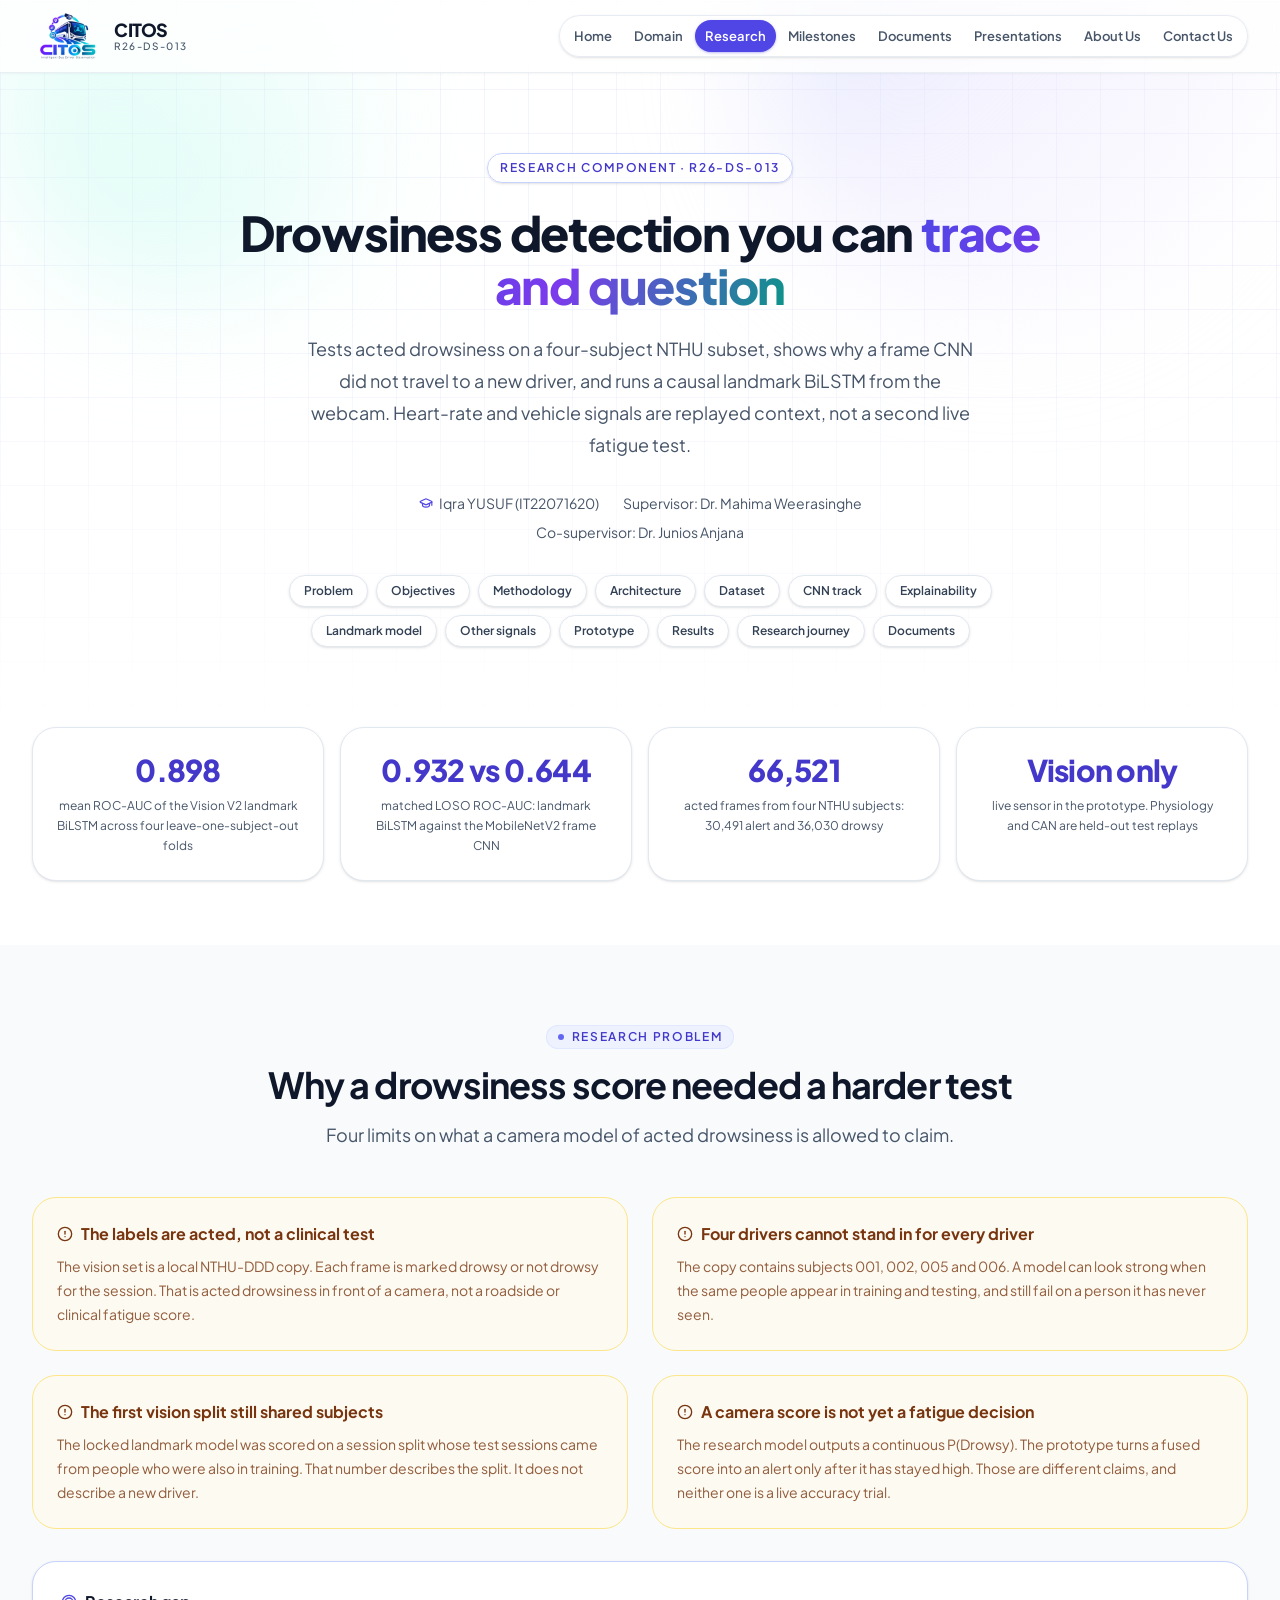
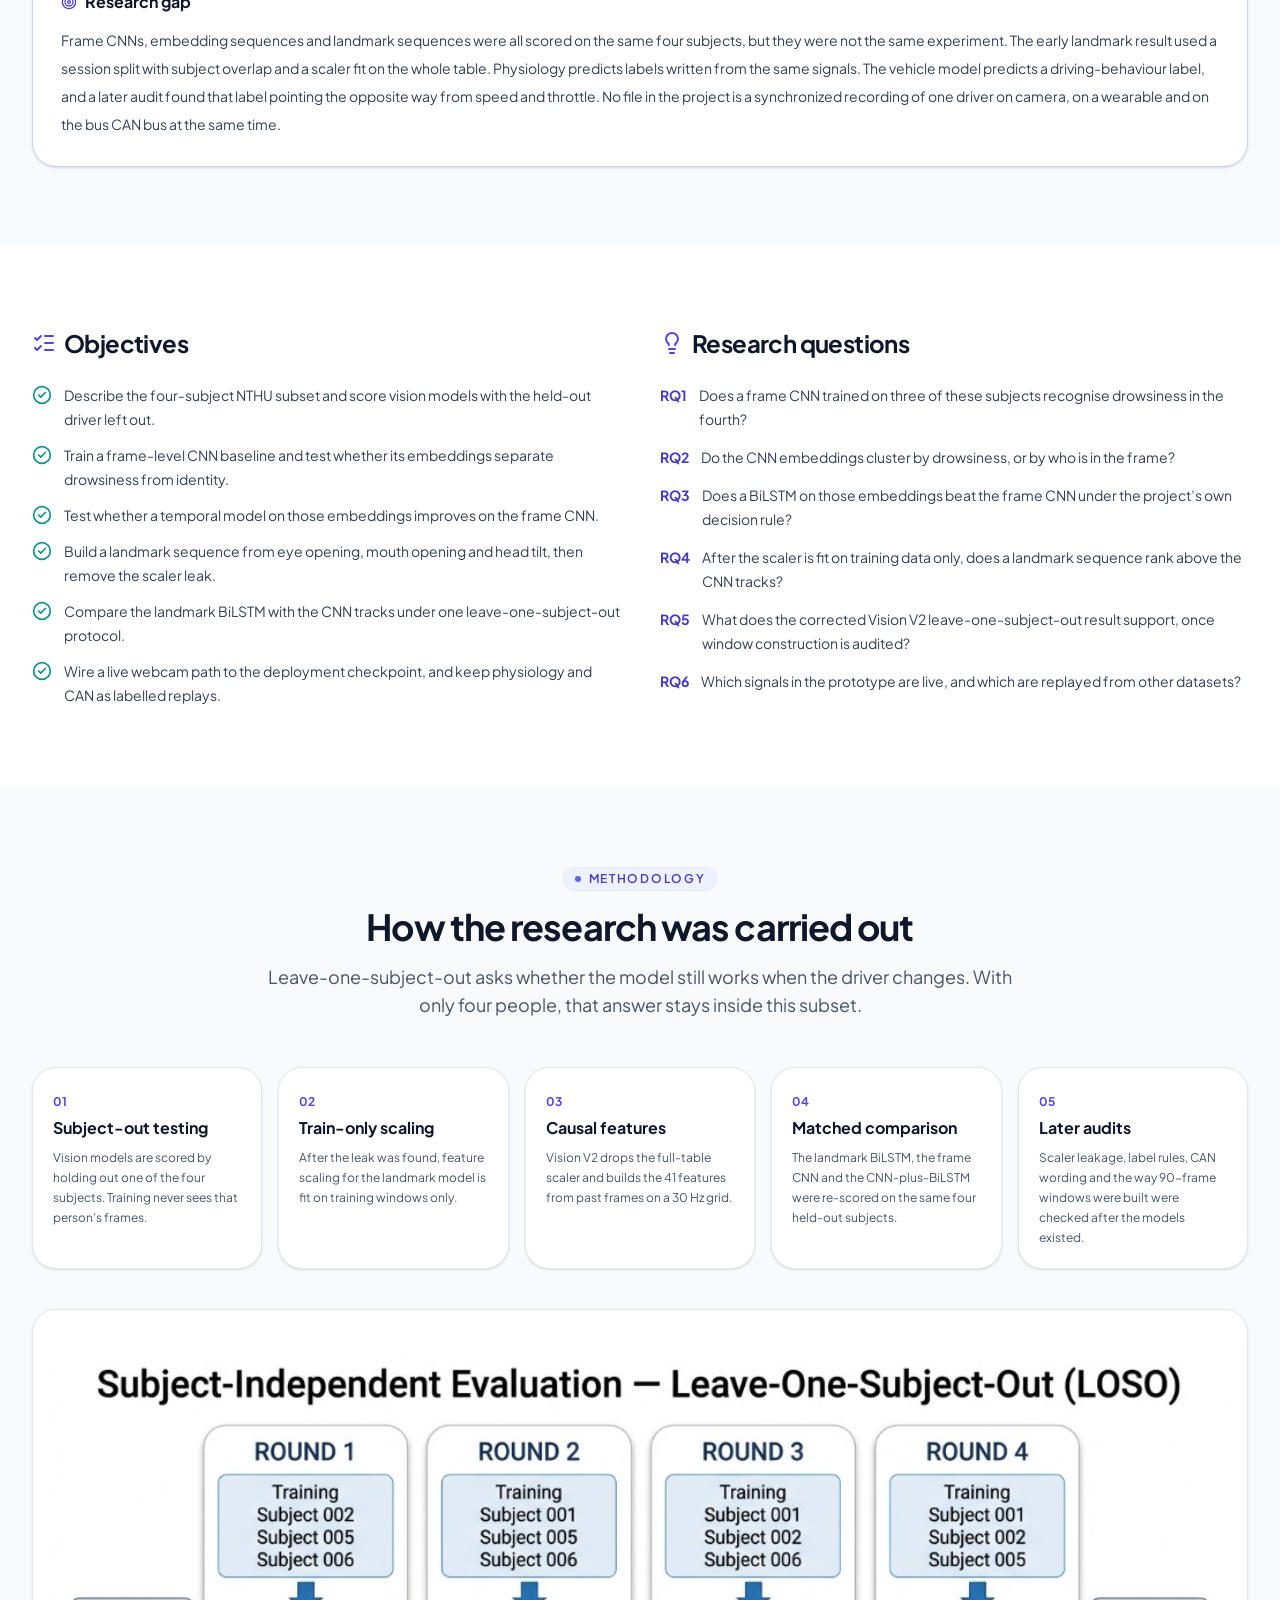
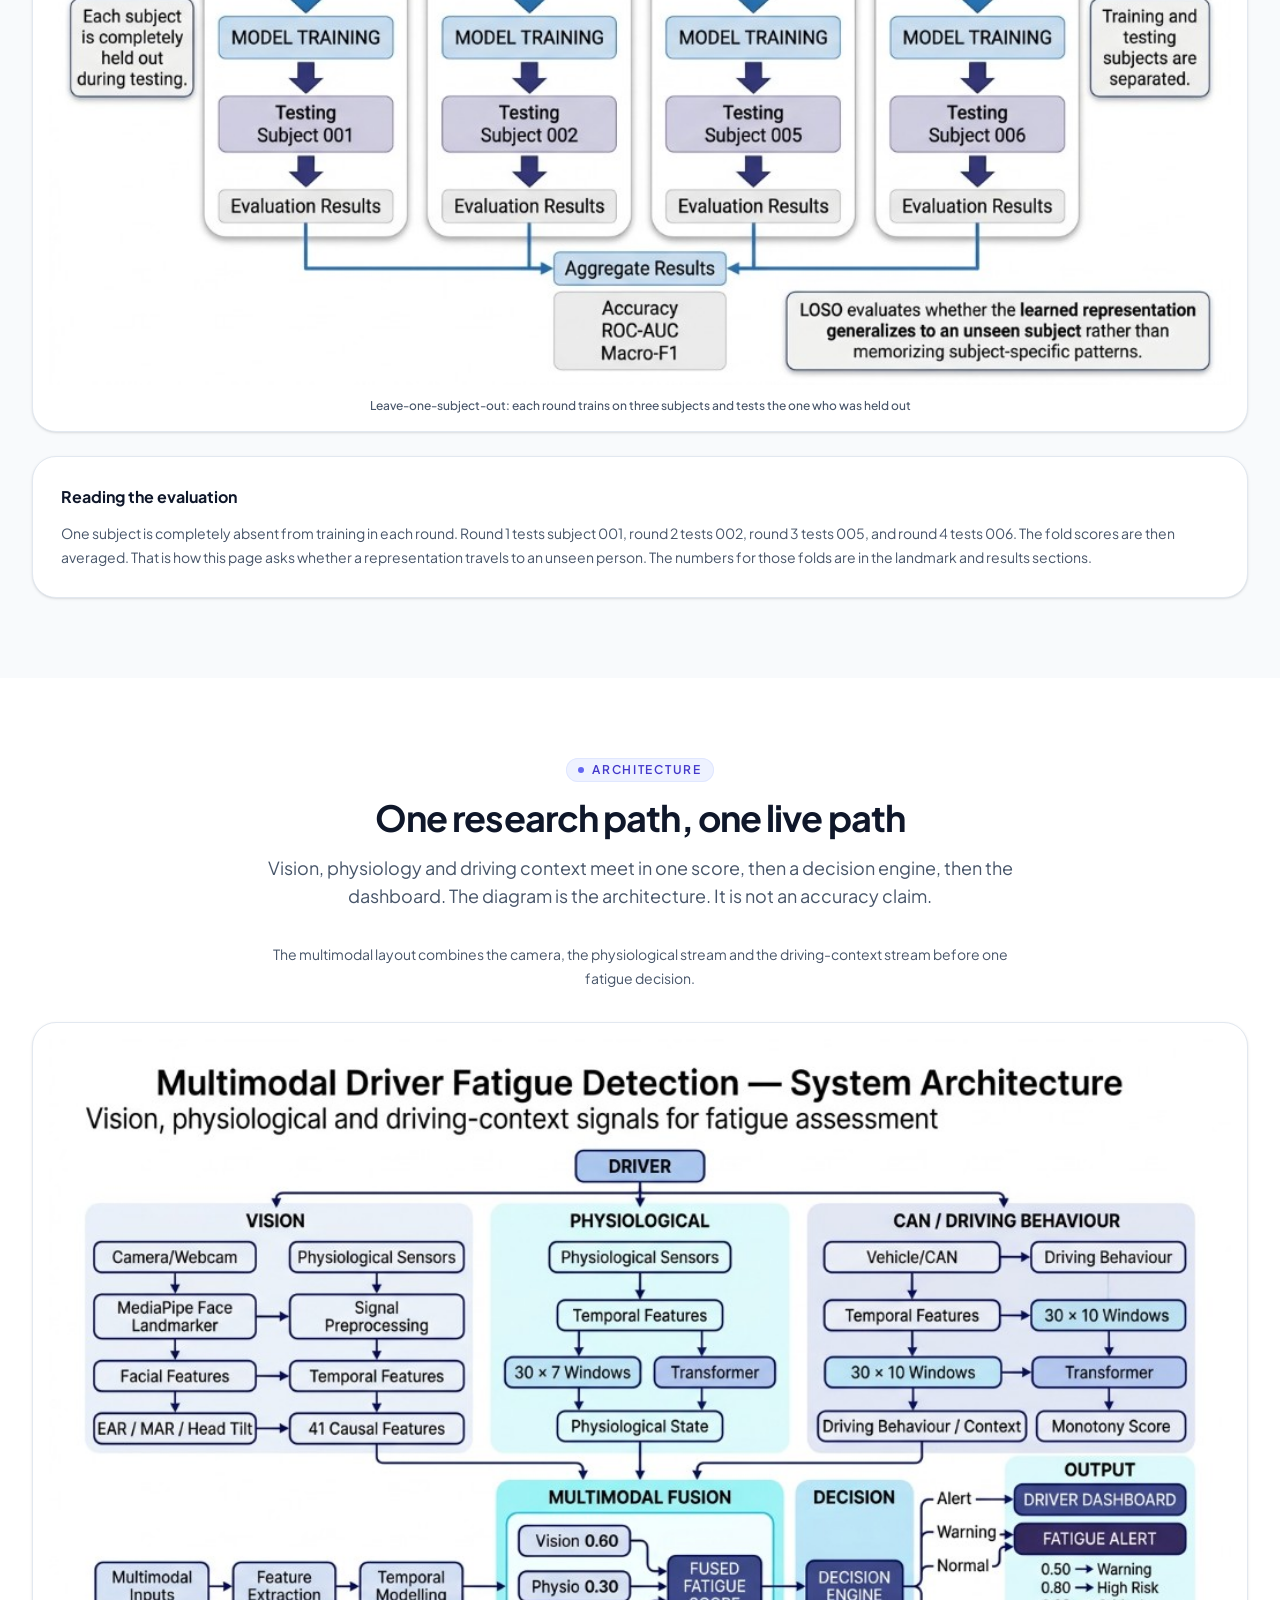
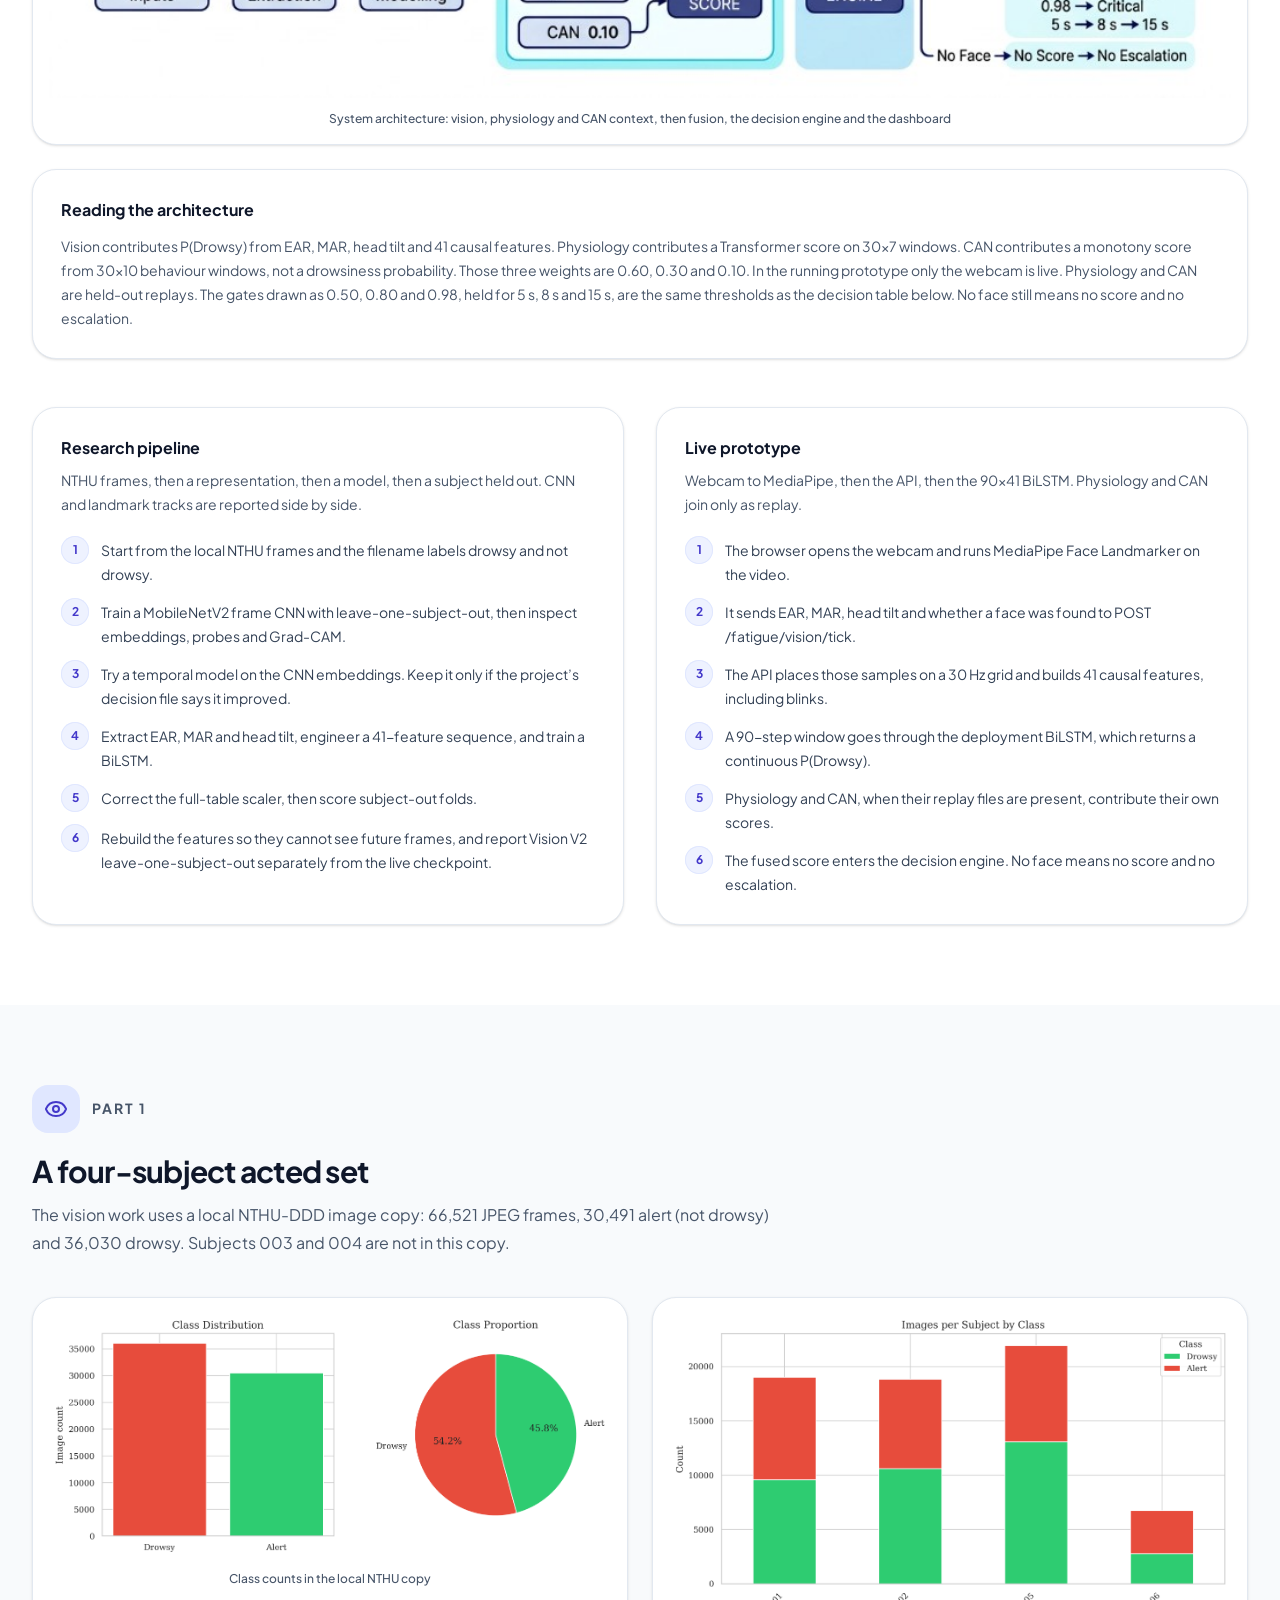
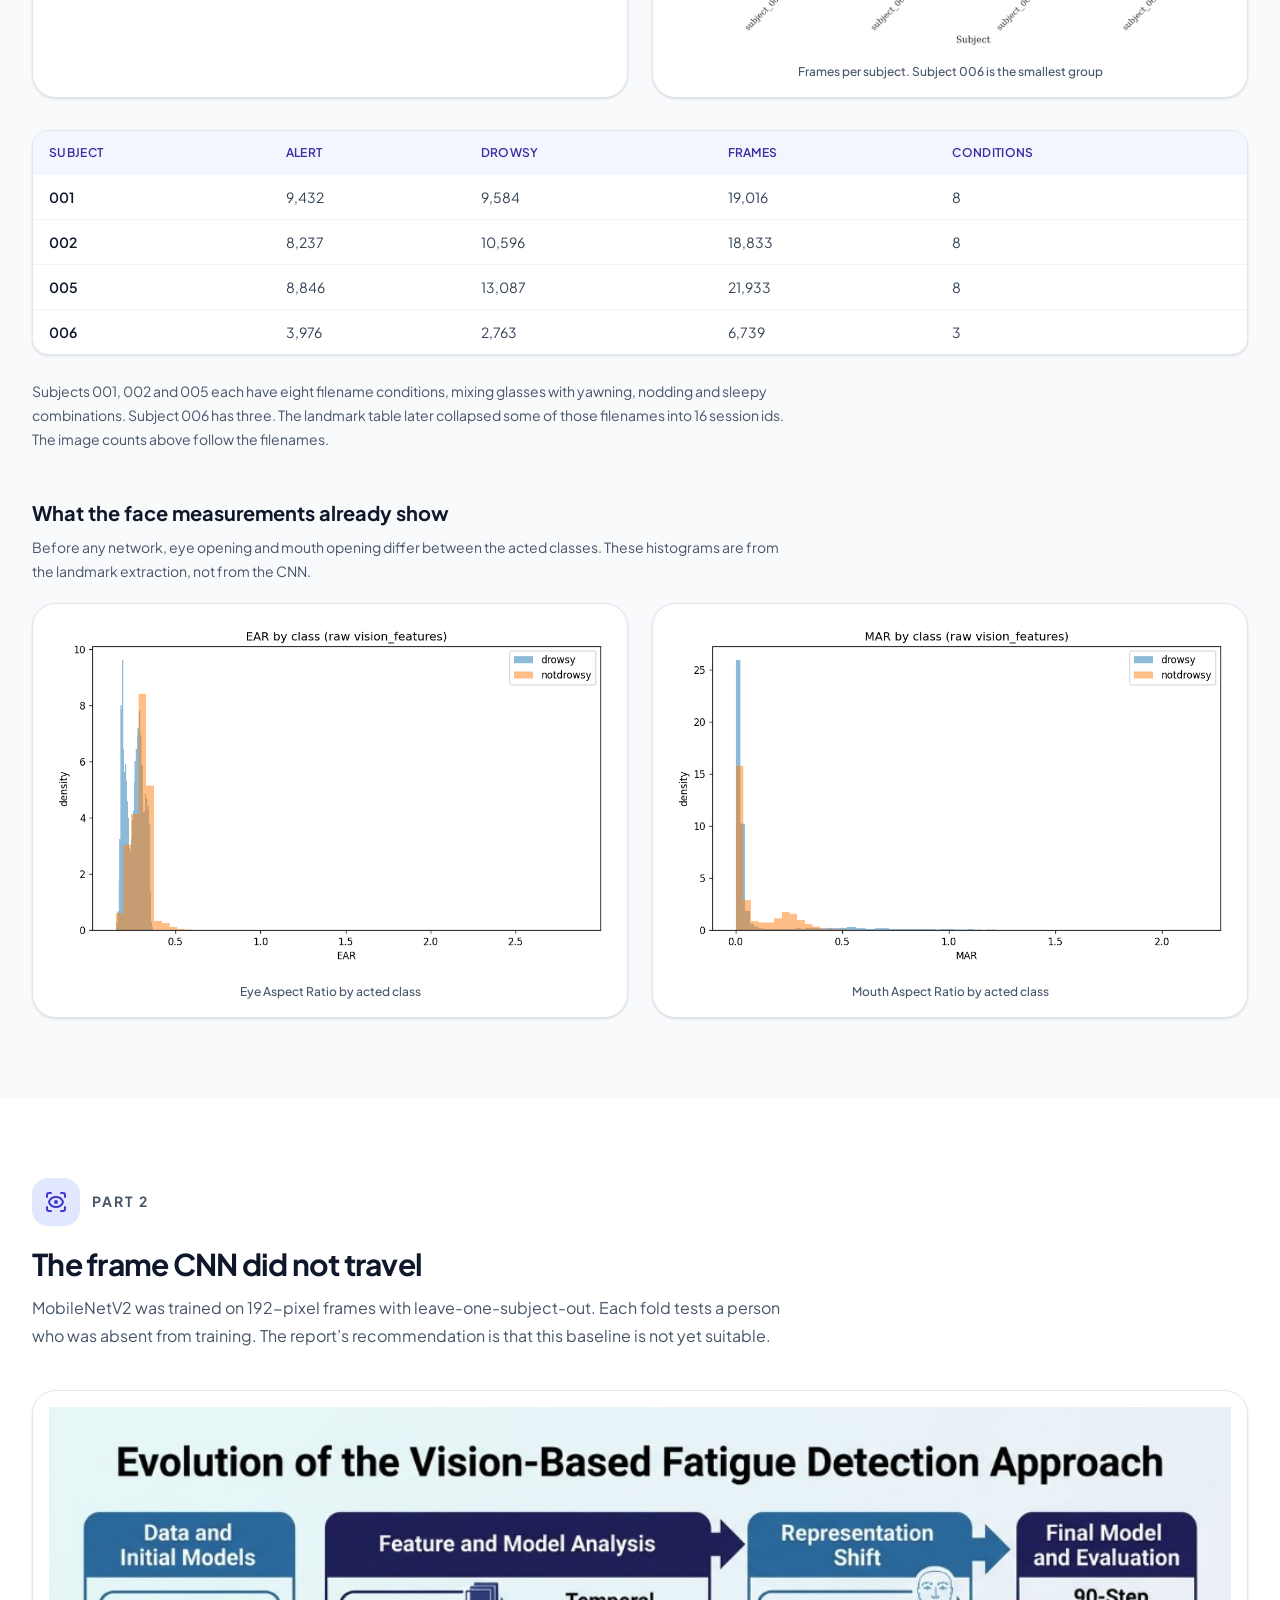
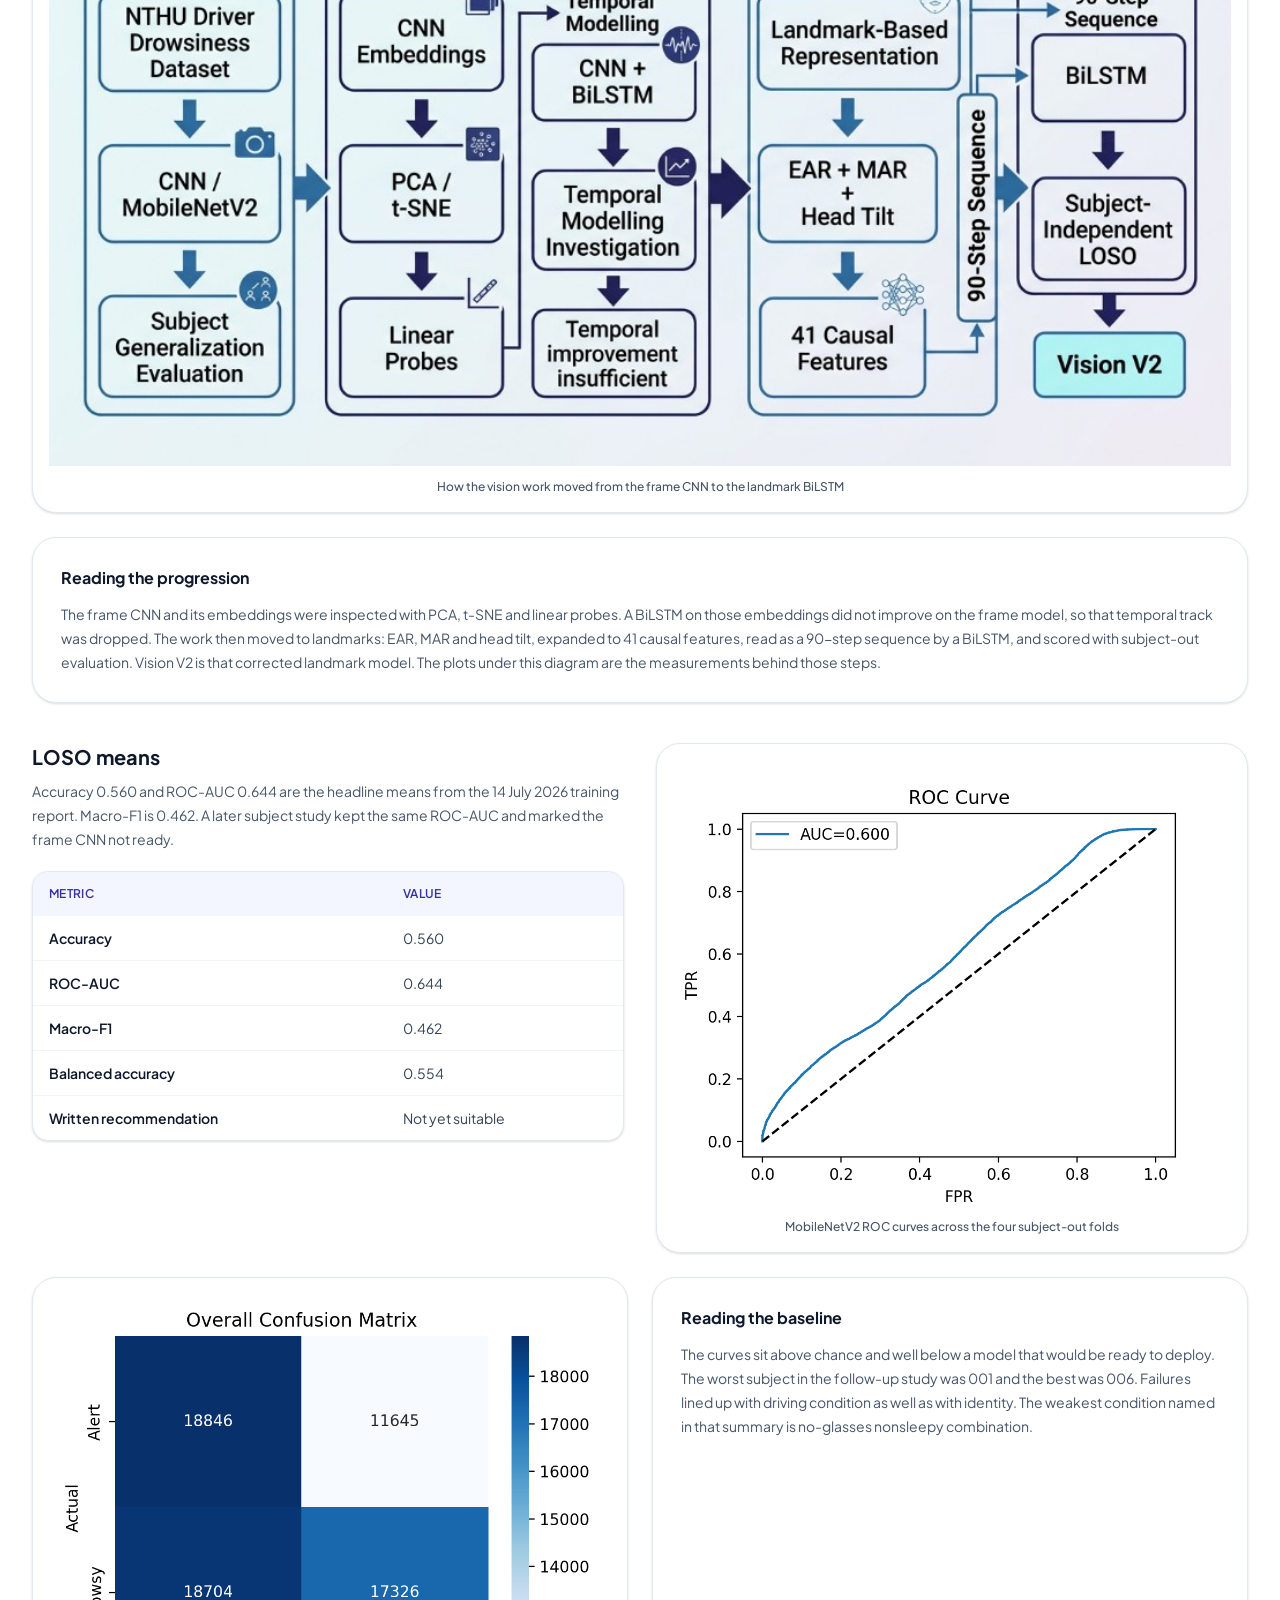
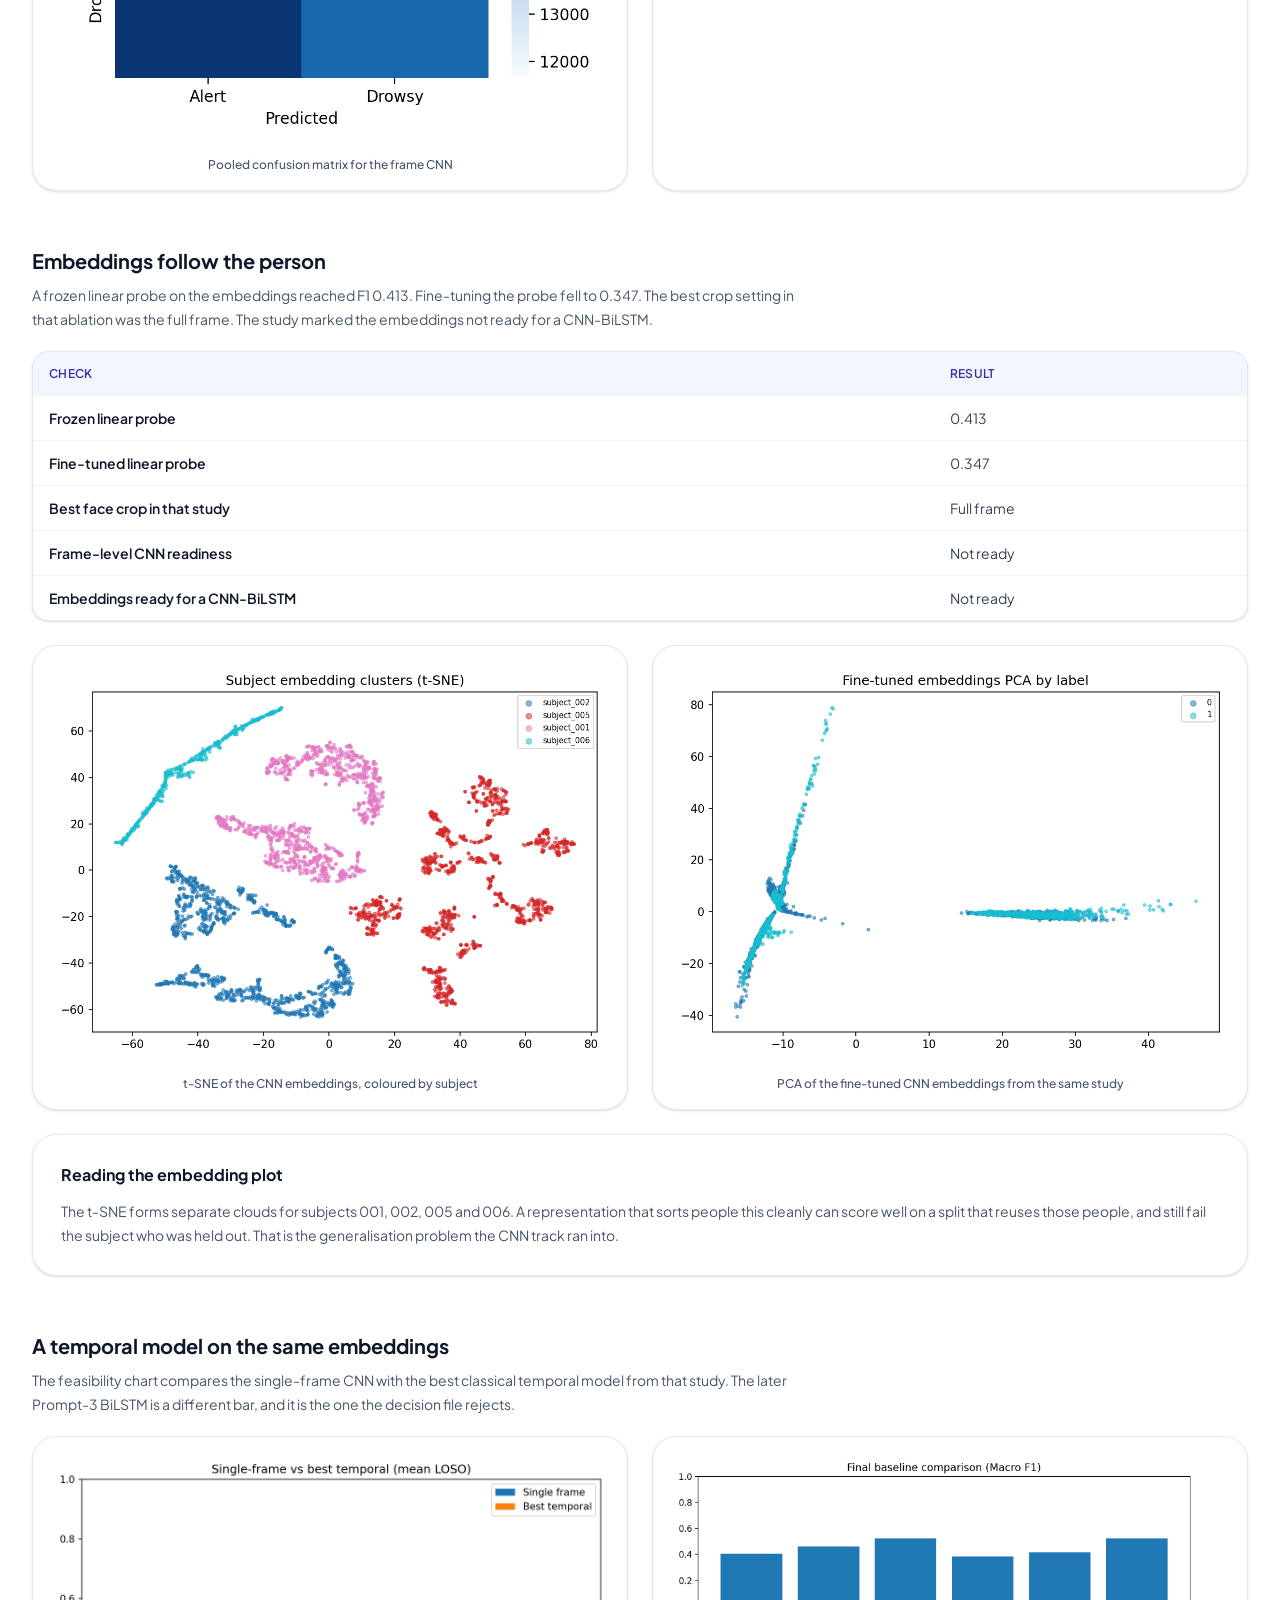
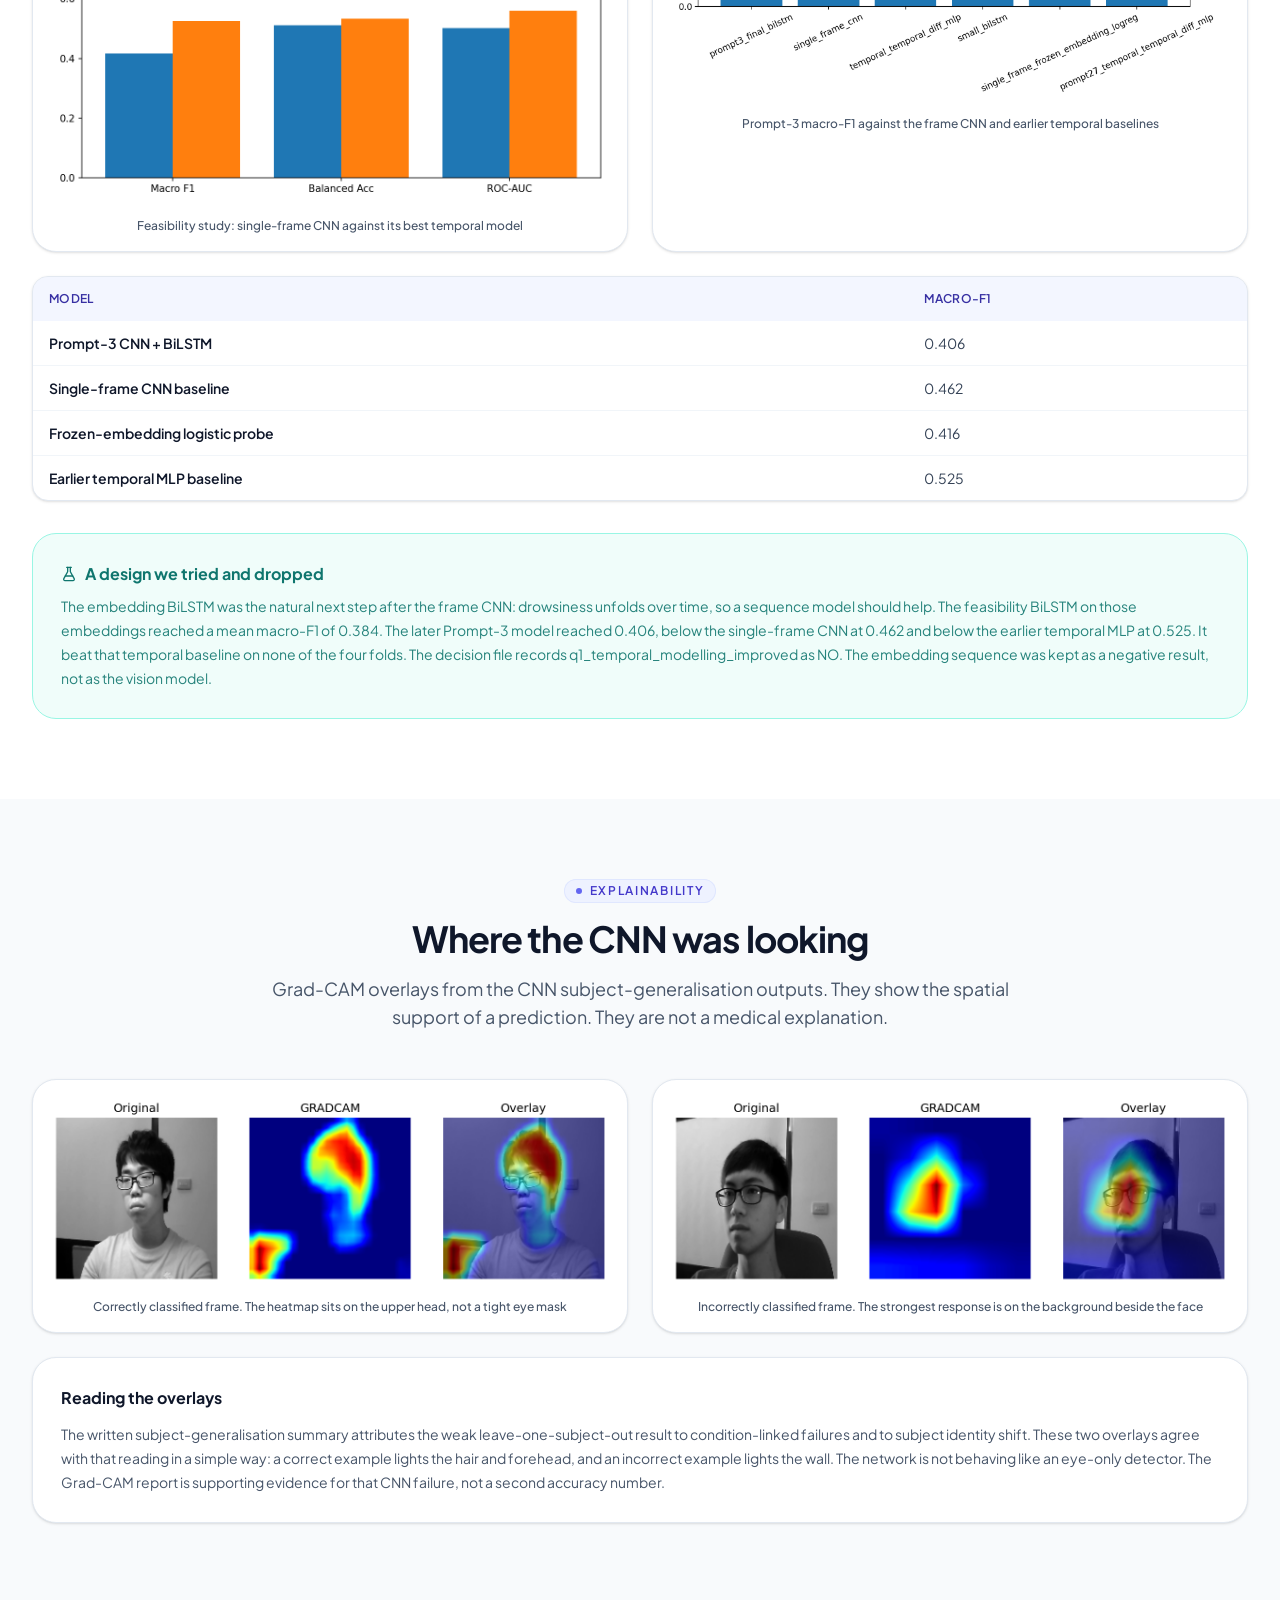
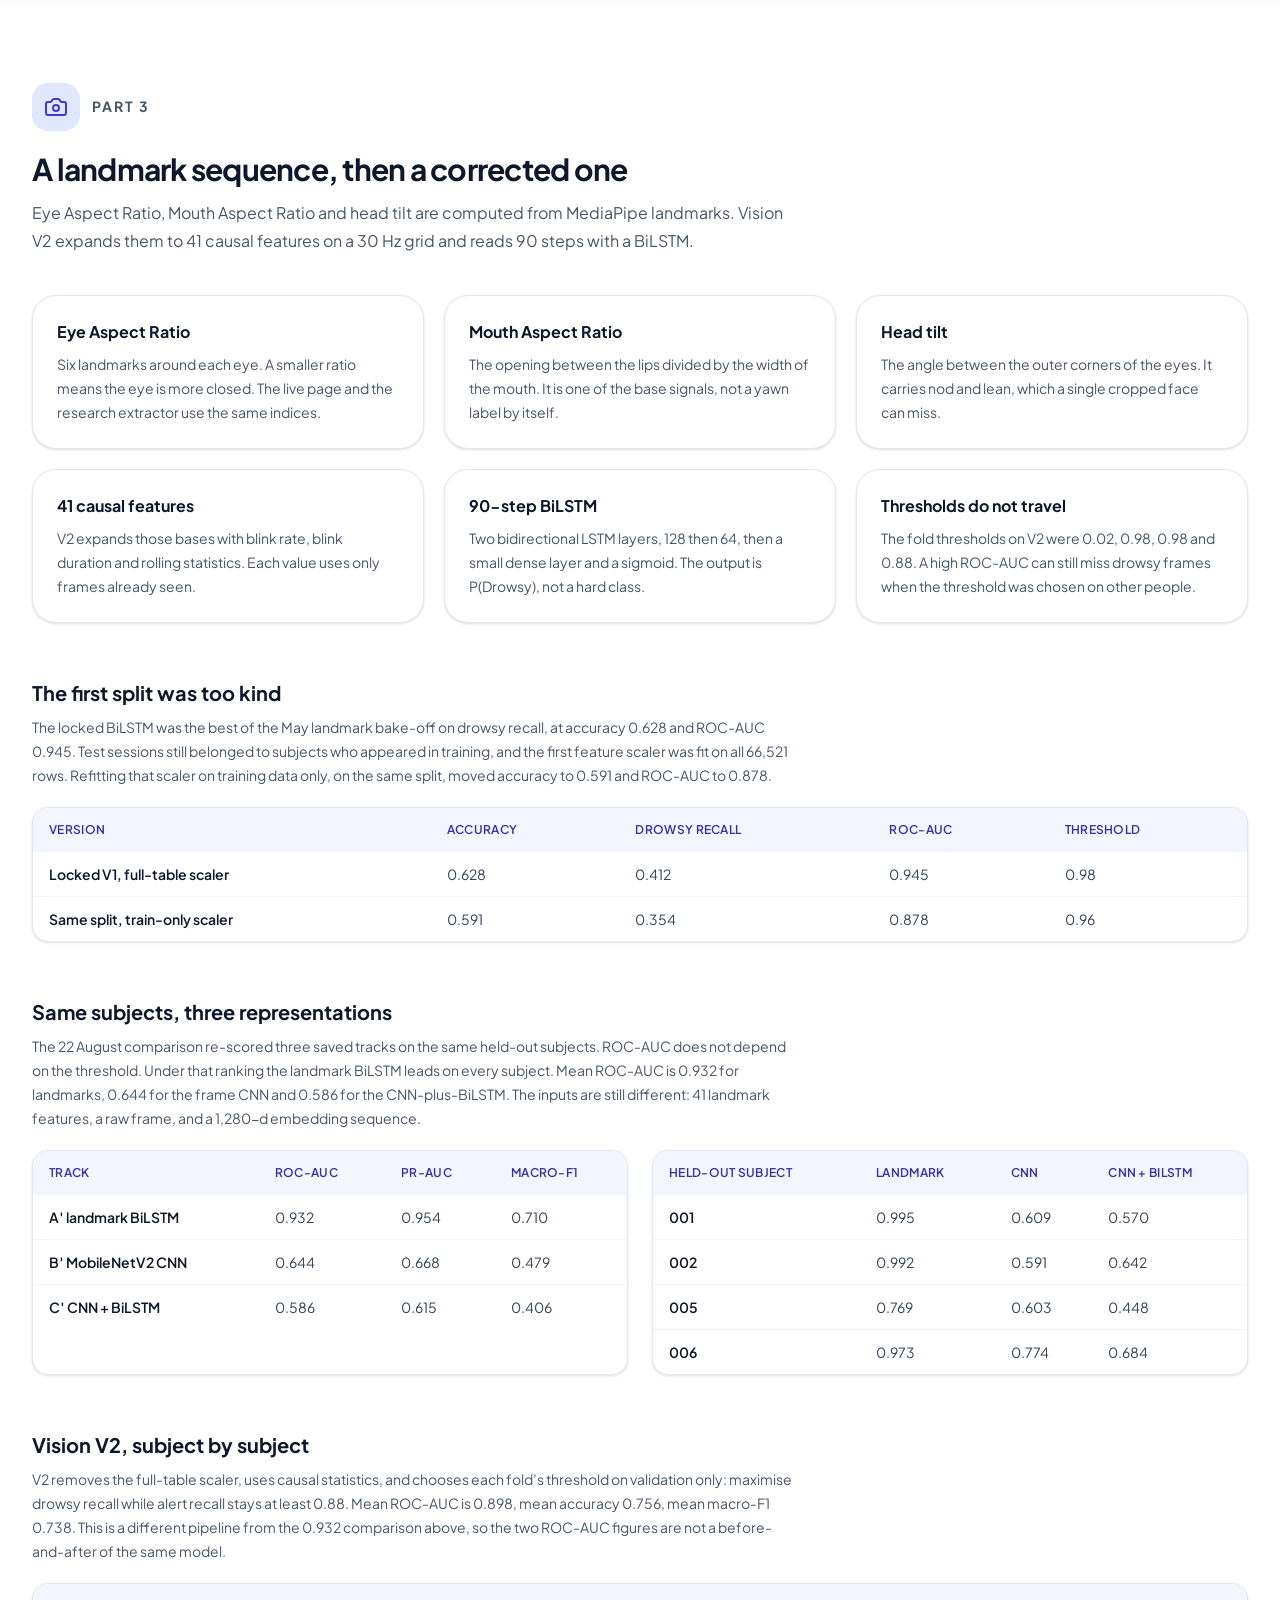
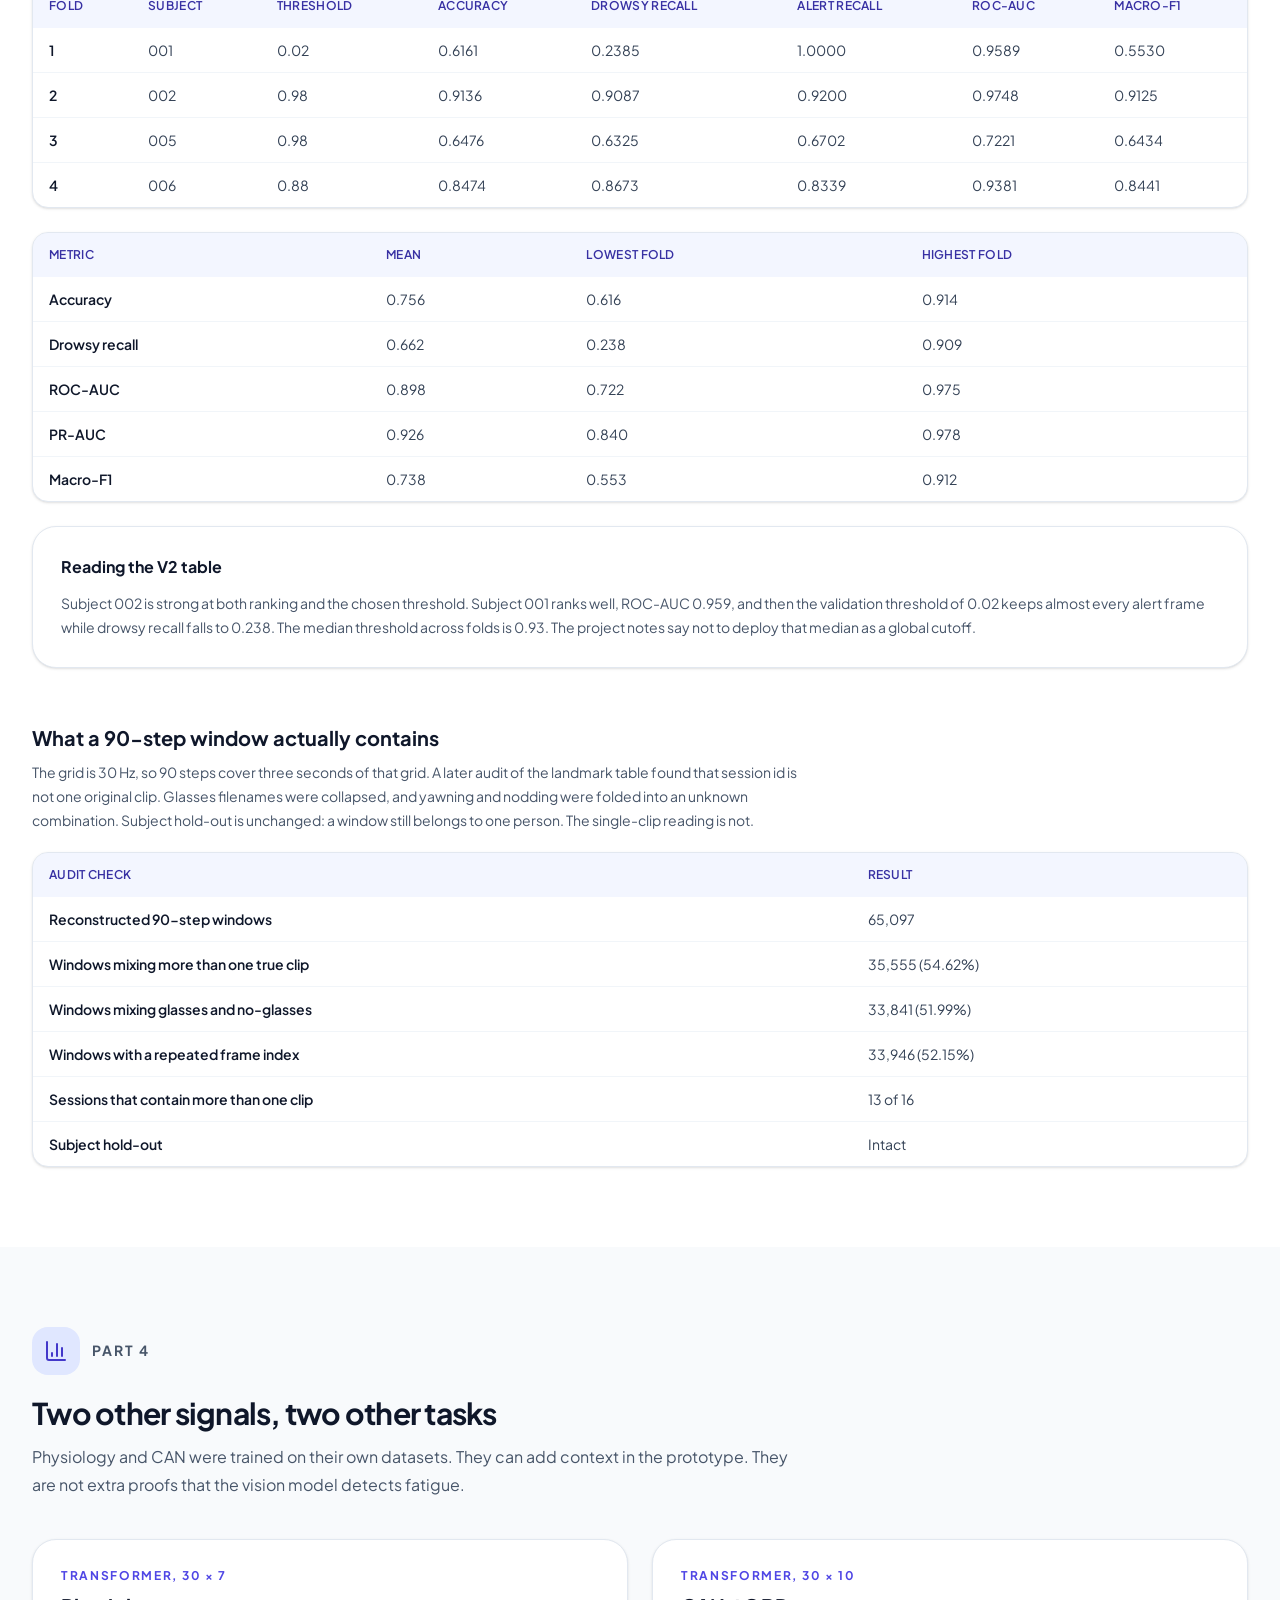
<file: driver-fatigue.html>
<!doctype html>
<html lang="en">
<head>
  <meta charset="utf-8">
  <meta name="viewport" content="width=device-width, initial-scale=1">
  <title>Driver Fatigue and Drowsiness Detection · CITOS</title>
  <meta name="description" content="Research write-up of the driver fatigue component: a four-subject NTHU study, a MobileNetV2 baseline, a causal landmark BiLSTM, and a webcam prototype with replayed physiology and CAN context.">
  <meta name="keywords" content="driver monitoring, GraphRAG, fatigue detection, driver distraction, traffic violation detection, road safety, Sri Lanka, SLIIT research">
  <meta property="og:title" content="CITOS">
  <meta property="og:description" content="An AI-driven framework for real-time driver behaviour analysis, vehicle monitoring, and road safety.">
  <meta property="og:type" content="website">
  <link rel="icon" href="assets/images/logo.svg" type="image/svg+xml">
  <link rel="apple-touch-icon" href="assets/images/logo.png">
  <link rel="preconnect" href="https://fonts.googleapis.com">
  <link rel="preconnect" href="https://fonts.gstatic.com" crossorigin>
  <link rel="stylesheet" href="https://fonts.googleapis.com/css2?family=Geist+Mono:wght@400;500&amp;family=Plus+Jakarta+Sans:wght@400;500;600;700;800&amp;display=swap">
  <link rel="stylesheet" href="css/styles.css">
</head>
<body>
<a href="#main" class="skip-link">Skip to content</a>
<header class="site-header">
  <div class="container site-header__bar">
    <a href="index.html" class="logo" aria-label="CITOS home">
      <img src="assets/images/logo.png" alt="" width="72" height="48">
      <span class="logo__text">
        <span class="logo__name">CITOS</span>
        <span class="logo__tagline">R26-DS-013</span>
      </span>
    </a>
    <nav aria-label="Primary">
      <ul class="nav-pills"><li><a href="index.html">Home</a></li><li><a href="domain.html">Domain</a></li><li><a href="research.html" aria-current="page">Research</a></li><li><a href="milestones.html">Milestones</a></li><li><a href="documents.html">Documents</a></li><li><a href="presentations.html">Presentations</a></li><li><a href="about.html">About Us</a></li><li><a href="contact.html">Contact Us</a></li></ul>
    </nav>
    <button type="button" class="menu-toggle" popovertarget="mobile-nav" aria-controls="mobile-nav" aria-label="Toggle menu">
      <svg class="icon icon-open" xmlns="http://www.w3.org/2000/svg" viewBox="0 0 24 24" fill="none" stroke="currentColor" stroke-width="2" stroke-linecap="round" stroke-linejoin="round" aria-hidden="true"><path d="M4 5h16"/><path d="M4 12h16"/><path d="M4 19h16"/></svg><svg class="icon icon-close" xmlns="http://www.w3.org/2000/svg" viewBox="0 0 24 24" fill="none" stroke="currentColor" stroke-width="2" stroke-linecap="round" stroke-linejoin="round" aria-hidden="true"><path d="M18 6 6 18"/><path d="m6 6 12 12"/></svg>
    </button>
  </div>
  <nav id="mobile-nav" class="mobile-nav" popover aria-label="Mobile">
    <ul class="container"><li><a href="index.html">Home</a></li><li><a href="domain.html">Domain</a></li><li><a href="research.html" aria-current="page">Research</a></li><li><a href="milestones.html">Milestones</a></li><li><a href="documents.html">Documents</a></li><li><a href="presentations.html">Presentations</a></li><li><a href="about.html">About Us</a></li><li><a href="contact.html">Contact Us</a></li></ul>
  </nav>
</header>
<main id="main">
<section class="page-hero">
  <div class="decor decor--fill bg-grid mask-fade-b"></div>
  <div class="decor blob page-hero__blob-right"></div>
  <div class="decor blob page-hero__blob-left"></div>
  <div class="page-hero__inner">
    <span class="badge badge--caps">Research component · R26-DS-013</span>
    <h1>Drowsiness detection you can <span class="text-gradient">trace and question</span></h1>
    <p>Tests acted drowsiness on a four-subject NTHU subset, shows why a frame CNN did not travel to a new driver, and runs a causal landmark BiLSTM from the webcam. Heart-rate and vehicle signals are replayed context, not a second live fatigue test.</p>
    <div class="meta-line">
      <span><svg class="icon" xmlns="http://www.w3.org/2000/svg" viewBox="0 0 24 24" fill="none" stroke="currentColor" stroke-width="2" stroke-linecap="round" stroke-linejoin="round" aria-hidden="true"><path d="M21.42 10.922a1 1 0 0 0-.019-1.838L12.83 5.18a2 2 0 0 0-1.66 0L2.6 9.08a1 1 0 0 0 0 1.832l8.57 3.908a2 2 0 0 0 1.66 0z"/><path d="M22 10v6"/><path d="M6 12.5V16a6 3 0 0 0 12 0v-3.5"/></svg>Iqra YUSUF (IT22071620)</span>
      <span>Supervisor: Dr. Mahima Weerasinghe</span>
      <span>Co-supervisor: Dr. Junios Anjana</span>
    </div>
    <nav aria-label="Sections" class="cluster cluster--center nav-chips nav-chips--sm"><a href="#problem">Problem</a><a href="#objectives">Objectives</a><a href="#method">Methodology</a><a href="#architecture">Architecture</a><a href="#dataset">Dataset</a><a href="#cnn">CNN track</a><a href="#explainability">Explainability</a><a href="#landmarks">Landmark model</a><a href="#signals">Other signals</a><a href="#prototype">Prototype</a><a href="#results">Results</a><a href="#journey">Research journey</a><a href="#documents">Documents</a></nav>
  </div>
</section>

<section aria-label="Key results" class="pb-16">
  <div class="container grid" style="--sm: 2; --lg: 4; --gap: 1rem"><div class="card key-result"><strong>0.898</strong><span>mean ROC-AUC of the Vision V2 landmark BiLSTM across four leave-one-subject-out folds</span></div><div class="card key-result"><strong>0.932 vs 0.644</strong><span>matched LOSO ROC-AUC: landmark BiLSTM against the MobileNetV2 frame CNN</span></div><div class="card key-result"><strong>66,521</strong><span>acted frames from four NTHU subjects: 30,491 alert and 36,030 drowsy</span></div><div class="card key-result"><strong>Vision only</strong><span>live sensor in the prototype. Physiology and CAN are held-out test replays</span></div></div>
</section>

<section id="problem" class="section section--md section--surface anchor">
  <div class="container">
    <div class="section-heading section-heading--center"><span class="eyebrow">Research problem</span><h2>Why a drowsiness score needed a harder test</h2><p>Four limits on what a camera model of acted drowsiness is allowed to claim.</p></div>
    <div class="grid mt-12" style="--md: 2"><div class="callout callout--amber callout--amber-soft callout--lg">
          <p class="callout__title callout__title--base"><svg class="icon" xmlns="http://www.w3.org/2000/svg" viewBox="0 0 24 24" fill="none" stroke="currentColor" stroke-width="2" stroke-linecap="round" stroke-linejoin="round" aria-hidden="true"><circle cx="12" cy="12" r="10"/><line x1="12" x2="12" y1="8" y2="12"/><line x1="12" x2="12.01" y1="16" y2="16"/></svg>The labels are acted, not a clinical test</p>
          <p class="callout__text">The vision set is a local NTHU-DDD copy. Each frame is marked drowsy or not drowsy for the session. That is acted drowsiness in front of a camera, not a roadside or clinical fatigue score.</p>
        </div><div class="callout callout--amber callout--amber-soft callout--lg">
          <p class="callout__title callout__title--base"><svg class="icon" xmlns="http://www.w3.org/2000/svg" viewBox="0 0 24 24" fill="none" stroke="currentColor" stroke-width="2" stroke-linecap="round" stroke-linejoin="round" aria-hidden="true"><circle cx="12" cy="12" r="10"/><line x1="12" x2="12" y1="8" y2="12"/><line x1="12" x2="12.01" y1="16" y2="16"/></svg>Four drivers cannot stand in for every driver</p>
          <p class="callout__text">The copy contains subjects 001, 002, 005 and 006. A model can look strong when the same people appear in training and testing, and still fail on a person it has never seen.</p>
        </div><div class="callout callout--amber callout--amber-soft callout--lg">
          <p class="callout__title callout__title--base"><svg class="icon" xmlns="http://www.w3.org/2000/svg" viewBox="0 0 24 24" fill="none" stroke="currentColor" stroke-width="2" stroke-linecap="round" stroke-linejoin="round" aria-hidden="true"><circle cx="12" cy="12" r="10"/><line x1="12" x2="12" y1="8" y2="12"/><line x1="12" x2="12.01" y1="16" y2="16"/></svg>The first vision split still shared subjects</p>
          <p class="callout__text">The locked landmark model was scored on a session split whose test sessions came from people who were also in training. That number describes the split. It does not describe a new driver.</p>
        </div><div class="callout callout--amber callout--amber-soft callout--lg">
          <p class="callout__title callout__title--base"><svg class="icon" xmlns="http://www.w3.org/2000/svg" viewBox="0 0 24 24" fill="none" stroke="currentColor" stroke-width="2" stroke-linecap="round" stroke-linejoin="round" aria-hidden="true"><circle cx="12" cy="12" r="10"/><line x1="12" x2="12" y1="8" y2="12"/><line x1="12" x2="12.01" y1="16" y2="16"/></svg>A camera score is not yet a fatigue decision</p>
          <p class="callout__text">The research model outputs a continuous P(Drowsy). The prototype turns a fused score into an alert only after it has stayed high. Those are different claims, and neither one is a live accuracy trial.</p>
        </div></div>
    <div class="card card--brand-border mt-8">
      <p class="title-icon bold"><svg class="icon" xmlns="http://www.w3.org/2000/svg" viewBox="0 0 24 24" fill="none" stroke="currentColor" stroke-width="2" stroke-linecap="round" stroke-linejoin="round" aria-hidden="true"><circle cx="12" cy="12" r="10"/><circle cx="12" cy="12" r="6"/><circle cx="12" cy="12" r="2"/></svg>Research gap</p>
      <p class="text-sm mt-3" style="line-height: 1.75rem; color: var(--slate-700)">Frame CNNs, embedding sequences and landmark sequences were all scored on the same four subjects, but they were not the same experiment. The early landmark result used a session split with subject overlap and a scaler fit on the whole table. Physiology predicts labels written from the same signals. The vehicle model predicts a driving-behaviour label, and a later audit found that label pointing the opposite way from speed and throttle. No file in the project is a synchronized recording of one driver on camera, on a wearable and on the bus CAN bus at the same time.</p>
    </div>
  </div>
</section>

<section id="objectives" class="section section--md anchor">
  <div class="container grid" style="--lg: 2; --gap: 2.5rem">
    <div>
      <h2 class="title-2xl title-icon"><svg class="icon" xmlns="http://www.w3.org/2000/svg" viewBox="0 0 24 24" fill="none" stroke="currentColor" stroke-width="2" stroke-linecap="round" stroke-linejoin="round" aria-hidden="true"><path d="M13 5h8"/><path d="M13 12h8"/><path d="M13 19h8"/><path d="m3 17 2 2 4-4"/><path d="m3 7 2 2 4-4"/></svg>Objectives</h2>
      <ul class="check-list mt-6"><li><svg class="icon" xmlns="http://www.w3.org/2000/svg" viewBox="0 0 24 24" fill="none" stroke="currentColor" stroke-width="2" stroke-linecap="round" stroke-linejoin="round" aria-hidden="true"><circle cx="12" cy="12" r="10"/><path d="m16 9-5.5 5.5L8 12"/></svg><span>Describe the four-subject NTHU subset and score vision models with the held-out driver left out.</span></li><li><svg class="icon" xmlns="http://www.w3.org/2000/svg" viewBox="0 0 24 24" fill="none" stroke="currentColor" stroke-width="2" stroke-linecap="round" stroke-linejoin="round" aria-hidden="true"><circle cx="12" cy="12" r="10"/><path d="m16 9-5.5 5.5L8 12"/></svg><span>Train a frame-level CNN baseline and test whether its embeddings separate drowsiness from identity.</span></li><li><svg class="icon" xmlns="http://www.w3.org/2000/svg" viewBox="0 0 24 24" fill="none" stroke="currentColor" stroke-width="2" stroke-linecap="round" stroke-linejoin="round" aria-hidden="true"><circle cx="12" cy="12" r="10"/><path d="m16 9-5.5 5.5L8 12"/></svg><span>Test whether a temporal model on those embeddings improves on the frame CNN.</span></li><li><svg class="icon" xmlns="http://www.w3.org/2000/svg" viewBox="0 0 24 24" fill="none" stroke="currentColor" stroke-width="2" stroke-linecap="round" stroke-linejoin="round" aria-hidden="true"><circle cx="12" cy="12" r="10"/><path d="m16 9-5.5 5.5L8 12"/></svg><span>Build a landmark sequence from eye opening, mouth opening and head tilt, then remove the scaler leak.</span></li><li><svg class="icon" xmlns="http://www.w3.org/2000/svg" viewBox="0 0 24 24" fill="none" stroke="currentColor" stroke-width="2" stroke-linecap="round" stroke-linejoin="round" aria-hidden="true"><circle cx="12" cy="12" r="10"/><path d="m16 9-5.5 5.5L8 12"/></svg><span>Compare the landmark BiLSTM with the CNN tracks under one leave-one-subject-out protocol.</span></li><li><svg class="icon" xmlns="http://www.w3.org/2000/svg" viewBox="0 0 24 24" fill="none" stroke="currentColor" stroke-width="2" stroke-linecap="round" stroke-linejoin="round" aria-hidden="true"><circle cx="12" cy="12" r="10"/><path d="m16 9-5.5 5.5L8 12"/></svg><span>Wire a live webcam path to the deployment checkpoint, and keep physiology and CAN as labelled replays.</span></li></ul>
    </div>
    <div>
      <h2 class="title-2xl title-icon"><svg class="icon" xmlns="http://www.w3.org/2000/svg" viewBox="0 0 24 24" fill="none" stroke="currentColor" stroke-width="2" stroke-linecap="round" stroke-linejoin="round" aria-hidden="true"><path d="M15 14c.2-1 .7-1.7 1.5-2.5 1-.9 1.5-2.2 1.5-3.5A6 6 0 0 0 6 8c0 1 .2 2.2 1.5 3.5.7.7 1.3 1.5 1.5 2.5"/><path d="M9 18h6"/><path d="M10 22h4"/></svg>Research questions</h2>
      <ol class="rq-list mt-6"><li><b>RQ1</b><span>Does a frame CNN trained on three of these subjects recognise drowsiness in the fourth?</span></li><li><b>RQ2</b><span>Do the CNN embeddings cluster by drowsiness, or by who is in the frame?</span></li><li><b>RQ3</b><span>Does a BiLSTM on those embeddings beat the frame CNN under the project’s own decision rule?</span></li><li><b>RQ4</b><span>After the scaler is fit on training data only, does a landmark sequence rank above the CNN tracks?</span></li><li><b>RQ5</b><span>What does the corrected Vision V2 leave-one-subject-out result support, once window construction is audited?</span></li><li><b>RQ6</b><span>Which signals in the prototype are live, and which are replayed from other datasets?</span></li></ol>
    </div>
  </div>
</section>

<section id="method" class="section section--md section--surface anchor">
  <div class="container">
    <div class="section-heading section-heading--center"><span class="eyebrow">Methodology</span><h2>How the research was carried out</h2><p>Leave-one-subject-out asks whether the model still works when the driver changes. With only four people, that answer stays inside this subset.</p></div>
    <div class="grid mt-12" style="--sm: 2; --lg: 5; --gap: 1rem"><div class="card method-card"><small>01</small><strong>Subject-out testing</strong><p>Vision models are scored by holding out one of the four subjects. Training never sees that person’s frames.</p></div><div class="card method-card"><small>02</small><strong>Train-only scaling</strong><p>After the leak was found, feature scaling for the landmark model is fit on training windows only.</p></div><div class="card method-card"><small>03</small><strong>Causal features</strong><p>Vision V2 drops the full-table scaler and builds the 41 features from past frames on a 30 Hz grid.</p></div><div class="card method-card"><small>04</small><strong>Matched comparison</strong><p>The landmark BiLSTM, the frame CNN and the CNN-plus-BiLSTM were re-scored on the same four held-out subjects.</p></div><div class="card method-card"><small>05</small><strong>Later audits</strong><p>Scaler leakage, label rules, CAN wording and the way 90-frame windows were built were checked after the models existed.</p></div></div>
    <div class="mt-10"><figure class="figure">
          <img src="assets/figures/fatigue/loso-evaluation.jpg" alt="Leave-one-subject-out: each round trains on three subjects and tests the one who was held out" loading="lazy">
          <figcaption>Leave-one-subject-out: each round trains on three subjects and tests the one who was held out</figcaption>
        </figure></div>
    <div class="mt-6"><div class="card"><p class="bold">Reading the evaluation</p><p class="card__text mt-3">One subject is completely absent from training in each round. Round 1 tests subject 001, round 2 tests 002, round 3 tests 005, and round 4 tests 006. The fold scores are then averaged. That is how this page asks whether a representation travels to an unseen person. The numbers for those folds are in the landmark and results sections.</p></div></div>
  </div>
</section>

<section id="architecture" class="section section--md anchor">
  <div class="container">
    <div class="section-heading section-heading--center"><span class="eyebrow">Architecture</span><h2>One research path, one live path</h2><p>Vision, physiology and driving context meet in one score, then a decision engine, then the dashboard. The diagram is the architecture. It is not an accuracy claim.</p></div>
    <p class="card__text center max-3xl mt-8" style="margin-inline: auto">The multimodal layout combines the camera, the physiological stream and the driving-context stream before one fatigue decision.</p>
    <div class="mt-8"><figure class="figure">
          <img src="assets/figures/fatigue/driver-fatigue-system-architecture.jpg" alt="System architecture: vision, physiology and CAN context, then fusion, the decision engine and the dashboard" loading="lazy">
          <figcaption>System architecture: vision, physiology and CAN context, then fusion, the decision engine and the dashboard</figcaption>
        </figure></div>
    <div class="mt-6"><div class="card"><p class="bold">Reading the architecture</p><p class="card__text mt-3">Vision contributes P(Drowsy) from EAR, MAR, head tilt and 41 causal features. Physiology contributes a Transformer score on 30×7 windows. CAN contributes a monotony score from 30×10 behaviour windows, not a drowsiness probability. Those three weights are 0.60, 0.30 and 0.10. In the running prototype only the webcam is live. Physiology and CAN are held-out replays. The gates drawn as 0.50, 0.80 and 0.98, held for 5 s, 8 s and 15 s, are the same thresholds as the decision table below. No face still means no score and no escalation.</p></div></div>
    <div class="grid mt-12" style="--lg: 2; --gap: 2rem">
      <div class="card">
        <h3 class="bold">Research pipeline</h3>
        <p class="card__text">NTHU frames, then a representation, then a model, then a subject held out. CNN and landmark tracks are reported side by side.</p>
        <div class="mt-5"><ol class="steps"><li><span class="num">1</span><span>Start from the local NTHU frames and the filename labels drowsy and not drowsy.</span></li><li><span class="num">2</span><span>Train a MobileNetV2 frame CNN with leave-one-subject-out, then inspect embeddings, probes and Grad-CAM.</span></li><li><span class="num">3</span><span>Try a temporal model on the CNN embeddings. Keep it only if the project’s decision file says it improved.</span></li><li><span class="num">4</span><span>Extract EAR, MAR and head tilt, engineer a 41-feature sequence, and train a BiLSTM.</span></li><li><span class="num">5</span><span>Correct the full-table scaler, then score subject-out folds.</span></li><li><span class="num">6</span><span>Rebuild the features so they cannot see future frames, and report Vision V2 leave-one-subject-out separately from the live checkpoint.</span></li></ol></div>
      </div>
      <div class="card">
        <h3 class="bold">Live prototype</h3>
        <p class="card__text">Webcam to MediaPipe, then the API, then the 90×41 BiLSTM. Physiology and CAN join only as replay.</p>
        <div class="mt-5"><ol class="steps"><li><span class="num">1</span><span>The browser opens the webcam and runs MediaPipe Face Landmarker on the video.</span></li><li><span class="num">2</span><span>It sends EAR, MAR, head tilt and whether a face was found to POST /fatigue/vision/tick.</span></li><li><span class="num">3</span><span>The API places those samples on a 30 Hz grid and builds 41 causal features, including blinks.</span></li><li><span class="num">4</span><span>A 90-step window goes through the deployment BiLSTM, which returns a continuous P(Drowsy).</span></li><li><span class="num">5</span><span>Physiology and CAN, when their replay files are present, contribute their own scores.</span></li><li><span class="num">6</span><span>The fused score enters the decision engine. No face means no score and no escalation.</span></li></ol></div>
      </div>
    </div>
  </div>
</section>

<section id="dataset" class="section section--md section--surface anchor">
  <div class="container">
    <div class="part-header">
        <div class="component-label">
          <span class="tone-icon"><svg class="icon" xmlns="http://www.w3.org/2000/svg" viewBox="0 0 24 24" fill="none" stroke="currentColor" stroke-width="2" stroke-linecap="round" stroke-linejoin="round" aria-hidden="true"><path d="M2.062 12.348a1 1 0 0 1 0-.696 10.75 10.75 0 0 1 19.876 0 1 1 0 0 1 0 .696 10.75 10.75 0 0 1-19.876 0"/><circle cx="12" cy="12" r="3"/></svg></span>
          <span class="part-label">Part 1</span>
        </div>
        <h2>A four-subject acted set</h2>
        <p>The vision work uses a local NTHU-DDD image copy: 66,521 JPEG frames, 30,491 alert (not drowsy) and 36,030 drowsy. Subjects 003 and 004 are not in this copy.</p>
      </div>
    <div class="grid mt-10" style="--lg: 2">
      <figure class="figure">
          <img src="assets/figures/fatigue/eda_class_distribution.png" alt="Class counts in the local NTHU copy" loading="lazy">
          <figcaption>Class counts in the local NTHU copy</figcaption>
        </figure>
      <figure class="figure">
          <img src="assets/figures/fatigue/eda_subject_distribution.png" alt="Frames per subject. Subject 006 is the smallest group" loading="lazy">
          <figcaption>Frames per subject. Subject 006 is the smallest group</figcaption>
        </figure>
    </div>
    <div class="mt-8"><div class="table-wrap"><table class="data-table"><thead><tr><th scope="col">Subject</th><th scope="col">Alert</th><th scope="col">Drowsy</th><th scope="col">Frames</th><th scope="col">Conditions</th></tr></thead><tbody><tr><td>001</td><td>9,432</td><td>9,584</td><td>19,016</td><td>8</td></tr><tr><td>002</td><td>8,237</td><td>10,596</td><td>18,833</td><td>8</td></tr><tr><td>005</td><td>8,846</td><td>13,087</td><td>21,933</td><td>8</td></tr><tr><td>006</td><td>3,976</td><td>2,763</td><td>6,739</td><td>3</td></tr></tbody></table></div></div>
    <p class="card__text max-3xl mt-6">Subjects 001, 002 and 005 each have eight filename conditions, mixing glasses with yawning, nodding and sleepy combinations. Subject 006 has three. The landmark table later collapsed some of those filenames into 16 session ids. The image counts above follow the filenames.</p>
    <h3 class="title-xl mt-12">What the face measurements already show</h3>
    <p class="card__text max-3xl">Before any network, eye opening and mouth opening differ between the acted classes. These histograms are from the landmark extraction, not from the CNN.</p>
    <div class="grid mt-5" style="--lg: 2">
      <figure class="figure">
          <img src="assets/figures/fatigue/hist_ear.png" alt="Eye Aspect Ratio by acted class" loading="lazy">
          <figcaption>Eye Aspect Ratio by acted class</figcaption>
        </figure>
      <figure class="figure">
          <img src="assets/figures/fatigue/hist_mar.png" alt="Mouth Aspect Ratio by acted class" loading="lazy">
          <figcaption>Mouth Aspect Ratio by acted class</figcaption>
        </figure>
    </div>
  </div>
</section>

<section id="cnn" class="section section--md anchor">
  <div class="container">
    <div class="part-header">
        <div class="component-label">
          <span class="tone-icon"><svg class="icon" xmlns="http://www.w3.org/2000/svg" viewBox="0 0 24 24" fill="none" stroke="currentColor" stroke-width="2" stroke-linecap="round" stroke-linejoin="round" aria-hidden="true"><path d="M3 7V5a2 2 0 0 1 2-2h2"/><path d="M17 3h2a2 2 0 0 1 2 2v2"/><path d="M21 17v2a2 2 0 0 1-2 2h-2"/><path d="M7 21H5a2 2 0 0 1-2-2v-2"/><circle cx="12" cy="12" r="1"/><path d="M18.944 12.33a1 1 0 0 0 0-.66 7.5 7.5 0 0 0-13.888 0 1 1 0 0 0 0 .66 7.5 7.5 0 0 0 13.888 0"/></svg></span>
          <span class="part-label">Part 2</span>
        </div>
        <h2>The frame CNN did not travel</h2>
        <p>MobileNetV2 was trained on 192-pixel frames with leave-one-subject-out. Each fold tests a person who was absent from training. The report’s recommendation is that this baseline is not yet suitable.</p>
      </div>
    <div class="mt-10"><figure class="figure">
          <img src="assets/figures/fatigue/vision-research-evolution.jpg" alt="How the vision work moved from the frame CNN to the landmark BiLSTM" loading="lazy">
          <figcaption>How the vision work moved from the frame CNN to the landmark BiLSTM</figcaption>
        </figure></div>
    <div class="mt-6"><div class="card"><p class="bold">Reading the progression</p><p class="card__text mt-3">The frame CNN and its embeddings were inspected with PCA, t-SNE and linear probes. A BiLSTM on those embeddings did not improve on the frame model, so that temporal track was dropped. The work then moved to landmarks: EAR, MAR and head tilt, expanded to 41 causal features, read as a 90-step sequence by a BiLSTM, and scored with subject-out evaluation. Vision V2 is that corrected landmark model. The plots under this diagram are the measurements behind those steps.</p></div></div>
    <div class="grid mt-10" style="--lg: 2; --gap: 2rem">
      <div>
        <h3 class="title-xl">LOSO means</h3>
        <p class="card__text">Accuracy 0.560 and ROC-AUC 0.644 are the headline means from the 14 July 2026 training report. Macro-F1 is 0.462. A later subject study kept the same ROC-AUC and marked the frame CNN not ready.</p>
        <div class="mt-5"><div class="table-wrap"><table class="data-table"><thead><tr><th scope="col">Metric</th><th scope="col">Value</th></tr></thead><tbody><tr><td>Accuracy</td><td>0.560</td></tr><tr><td>ROC-AUC</td><td>0.644</td></tr><tr><td>Macro-F1</td><td>0.462</td></tr><tr><td>Balanced accuracy</td><td>0.554</td></tr><tr><td>Written recommendation</td><td>Not yet suitable</td></tr></tbody></table></div></div>
      </div>
      <figure class="figure">
          <img src="assets/figures/fatigue/cnn_roc.png" alt="MobileNetV2 ROC curves across the four subject-out folds" loading="lazy">
          <figcaption>MobileNetV2 ROC curves across the four subject-out folds</figcaption>
        </figure>
    </div>
    <div class="grid mt-6" style="--lg: 2">
      <figure class="figure">
          <img src="assets/figures/fatigue/cnn_confusion.png" alt="Pooled confusion matrix for the frame CNN" loading="lazy">
          <figcaption>Pooled confusion matrix for the frame CNN</figcaption>
        </figure>
      <div class="card"><p class="bold">Reading the baseline</p><p class="card__text mt-3">The curves sit above chance and well below a model that would be ready to deploy. The worst subject in the follow-up study was 001 and the best was 006. Failures lined up with driving condition as well as with identity. The weakest condition named in that summary is no-glasses nonsleepy combination.</p></div>
    </div>

    <h3 class="title-xl mt-14">Embeddings follow the person</h3>
    <p class="card__text max-3xl">A frozen linear probe on the embeddings reached F1 0.413. Fine-tuning the probe fell to 0.347. The best crop setting in that ablation was the full frame. The study marked the embeddings not ready for a CNN-BiLSTM.</p>
    <div class="mt-5"><div class="table-wrap"><table class="data-table"><thead><tr><th scope="col">Check</th><th scope="col">Result</th></tr></thead><tbody><tr><td>Frozen linear probe</td><td>0.413</td></tr><tr><td>Fine-tuned linear probe</td><td>0.347</td></tr><tr><td>Best face crop in that study</td><td>Full frame</td></tr><tr><td>Frame-level CNN readiness</td><td>Not ready</td></tr><tr><td>Embeddings ready for a CNN-BiLSTM</td><td>Not ready</td></tr></tbody></table></div></div>
    <div class="grid mt-6" style="--lg: 2">
      <figure class="figure">
          <img src="assets/figures/fatigue/embeddings_by_subject.png" alt="t-SNE of the CNN embeddings, coloured by subject" loading="lazy">
          <figcaption>t-SNE of the CNN embeddings, coloured by subject</figcaption>
        </figure>
      <figure class="figure">
          <img src="assets/figures/fatigue/embeddings_pca.png" alt="PCA of the fine-tuned CNN embeddings from the same study" loading="lazy">
          <figcaption>PCA of the fine-tuned CNN embeddings from the same study</figcaption>
        </figure>
    </div>
    <div class="mt-6"><div class="card"><p class="bold">Reading the embedding plot</p><p class="card__text mt-3">The t-SNE forms separate clouds for subjects 001, 002, 005 and 006. A representation that sorts people this cleanly can score well on a split that reuses those people, and still fail the subject who was held out. That is the generalisation problem the CNN track ran into.</p></div></div>

    <h3 class="title-xl mt-14">A temporal model on the same embeddings</h3>
    <p class="card__text max-3xl">The feasibility chart compares the single-frame CNN with the best classical temporal model from that study. The later Prompt-3 BiLSTM is a different bar, and it is the one the decision file rejects.</p>
    <div class="grid mt-5" style="--lg: 2">
      <figure class="figure">
          <img src="assets/figures/fatigue/temporal_gain.png" alt="Feasibility study: single-frame CNN against its best temporal model" loading="lazy">
          <figcaption>Feasibility study: single-frame CNN against its best temporal model</figcaption>
        </figure>
      <figure class="figure">
          <img src="assets/figures/fatigue/cnn_temporal_baselines.png" alt="Prompt-3 macro-F1 against the frame CNN and earlier temporal baselines" loading="lazy">
          <figcaption>Prompt-3 macro-F1 against the frame CNN and earlier temporal baselines</figcaption>
        </figure>
    </div>
    <div class="mt-6"><div class="table-wrap"><table class="data-table"><thead><tr><th scope="col">Model</th><th scope="col">Macro-F1</th></tr></thead><tbody><tr><td>Prompt-3 CNN + BiLSTM</td><td>0.406</td></tr><tr><td>Single-frame CNN baseline</td><td>0.462</td></tr><tr><td>Frozen-embedding logistic probe</td><td>0.416</td></tr><tr><td>Earlier temporal MLP baseline</td><td>0.525</td></tr></tbody></table></div></div>
    <div class="callout callout--accent callout--xl mt-8">
      <p class="callout__title callout__title--base"><svg class="icon" xmlns="http://www.w3.org/2000/svg" viewBox="0 0 24 24" fill="none" stroke="currentColor" stroke-width="2" stroke-linecap="round" stroke-linejoin="round" aria-hidden="true"><path d="M14 2v6a2 2 0 0 0 .245.96l5.51 10.08A2 2 0 0 1 18 22H6a2 2 0 0 1-1.755-2.96l5.51-10.08A2 2 0 0 0 10 8V2"/><path d="M6.453 15h11.094"/><path d="M8.5 2h7"/></svg>A design we tried and dropped</p>
      <p class="callout__text">The embedding BiLSTM was the natural next step after the frame CNN: drowsiness unfolds over time, so a sequence model should help. The feasibility BiLSTM on those embeddings reached a mean macro-F1 of 0.384. The later Prompt-3 model reached 0.406, below the single-frame CNN at 0.462 and below the earlier temporal MLP at 0.525. It beat that temporal baseline on none of the four folds. The decision file records q1_temporal_modelling_improved as NO. The embedding sequence was kept as a negative result, not as the vision model.</p>
    </div>
  </div>
</section>

<section id="explainability" class="section section--md section--surface anchor">
  <div class="container">
    <div class="section-heading section-heading--center"><span class="eyebrow">Explainability</span><h2>Where the CNN was looking</h2><p>Grad-CAM overlays from the CNN subject-generalisation outputs. They show the spatial support of a prediction. They are not a medical explanation.</p></div>
    <div class="grid mt-12" style="--lg: 2">
      <figure class="figure">
          <img src="assets/figures/fatigue/gradcam_correct.png" alt="Correctly classified frame. The heatmap sits on the upper head, not a tight eye mask" loading="lazy">
          <figcaption>Correctly classified frame. The heatmap sits on the upper head, not a tight eye mask</figcaption>
        </figure>
      <figure class="figure">
          <img src="assets/figures/fatigue/gradcam_incorrect.png" alt="Incorrectly classified frame. The strongest response is on the background beside the face" loading="lazy">
          <figcaption>Incorrectly classified frame. The strongest response is on the background beside the face</figcaption>
        </figure>
    </div>
    <div class="mt-6"><div class="card"><p class="bold">Reading the overlays</p><p class="card__text mt-3">The written subject-generalisation summary attributes the weak leave-one-subject-out result to condition-linked failures and to subject identity shift. These two overlays agree with that reading in a simple way: a correct example lights the hair and forehead, and an incorrect example lights the wall. The network is not behaving like an eye-only detector. The Grad-CAM report is supporting evidence for that CNN failure, not a second accuracy number.</p></div></div>
  </div>
</section>

<section id="landmarks" class="section section--md anchor">
  <div class="container">
    <div class="part-header">
        <div class="component-label">
          <span class="tone-icon"><svg class="icon" xmlns="http://www.w3.org/2000/svg" viewBox="0 0 24 24" fill="none" stroke="currentColor" stroke-width="2" stroke-linecap="round" stroke-linejoin="round" aria-hidden="true"><path d="M13.997 4a2 2 0 0 1 1.76 1.05l.486.9A2 2 0 0 0 18.003 7H20a2 2 0 0 1 2 2v9a2 2 0 0 1-2 2H4a2 2 0 0 1-2-2V9a2 2 0 0 1 2-2h1.997a2 2 0 0 0 1.759-1.048l.489-.904A2 2 0 0 1 10.004 4z"/><circle cx="12" cy="13" r="3"/></svg></span>
          <span class="part-label">Part 3</span>
        </div>
        <h2>A landmark sequence, then a corrected one</h2>
        <p>Eye Aspect Ratio, Mouth Aspect Ratio and head tilt are computed from MediaPipe landmarks. Vision V2 expands them to 41 causal features on a 30 Hz grid and reads 90 steps with a BiLSTM.</p>
      </div>
    <div class="grid mt-10" style="--sm: 2; --lg: 3; --gap: 1.25rem"><div class="card" style="--pad: 1.5rem"><p class="bold">Eye Aspect Ratio</p><p class="card__text">Six landmarks around each eye. A smaller ratio means the eye is more closed. The live page and the research extractor use the same indices.</p></div><div class="card" style="--pad: 1.5rem"><p class="bold">Mouth Aspect Ratio</p><p class="card__text">The opening between the lips divided by the width of the mouth. It is one of the base signals, not a yawn label by itself.</p></div><div class="card" style="--pad: 1.5rem"><p class="bold">Head tilt</p><p class="card__text">The angle between the outer corners of the eyes. It carries nod and lean, which a single cropped face can miss.</p></div><div class="card" style="--pad: 1.5rem"><p class="bold">41 causal features</p><p class="card__text">V2 expands those bases with blink rate, blink duration and rolling statistics. Each value uses only frames already seen.</p></div><div class="card" style="--pad: 1.5rem"><p class="bold">90-step BiLSTM</p><p class="card__text">Two bidirectional LSTM layers, 128 then 64, then a small dense layer and a sigmoid. The output is P(Drowsy), not a hard class.</p></div><div class="card" style="--pad: 1.5rem"><p class="bold">Thresholds do not travel</p><p class="card__text">The fold thresholds on V2 were 0.02, 0.98, 0.98 and 0.88. A high ROC-AUC can still miss drowsy frames when the threshold was chosen on other people.</p></div></div>

    <h3 class="title-xl mt-14">The first split was too kind</h3>
    <p class="card__text max-3xl">The locked BiLSTM was the best of the May landmark bake-off on drowsy recall, at accuracy 0.628 and ROC-AUC 0.945. Test sessions still belonged to subjects who appeared in training, and the first feature scaler was fit on all 66,521 rows. Refitting that scaler on training data only, on the same split, moved accuracy to 0.591 and ROC-AUC to 0.878.</p>
    <div class="mt-5"><div class="table-wrap"><table class="data-table"><thead><tr><th scope="col">Version</th><th scope="col">Accuracy</th><th scope="col">Drowsy recall</th><th scope="col">ROC-AUC</th><th scope="col">Threshold</th></tr></thead><tbody><tr><td>Locked V1, full-table scaler</td><td>0.628</td><td>0.412</td><td>0.945</td><td>0.98</td></tr><tr><td>Same split, train-only scaler</td><td>0.591</td><td>0.354</td><td>0.878</td><td>0.96</td></tr></tbody></table></div></div>

    <h3 class="title-xl mt-14">Same subjects, three representations</h3>
    <p class="card__text max-3xl">The 22 August comparison re-scored three saved tracks on the same held-out subjects. ROC-AUC does not depend on the threshold. Under that ranking the landmark BiLSTM leads on every subject. Mean ROC-AUC is 0.932 for landmarks, 0.644 for the frame CNN and 0.586 for the CNN-plus-BiLSTM. The inputs are still different: 41 landmark features, a raw frame, and a 1,280-d embedding sequence.</p>
    <div class="grid mt-5" style="--lg: 2">
      <div class="table-wrap"><table class="data-table"><thead><tr><th scope="col">Track</th><th scope="col">ROC-AUC</th><th scope="col">PR-AUC</th><th scope="col">Macro-F1</th></tr></thead><tbody><tr><td>A′ landmark BiLSTM</td><td>0.932</td><td>0.954</td><td>0.710</td></tr><tr><td>B′ MobileNetV2 CNN</td><td>0.644</td><td>0.668</td><td>0.479</td></tr><tr><td>C′ CNN + BiLSTM</td><td>0.586</td><td>0.615</td><td>0.406</td></tr></tbody></table></div>
      <div class="table-wrap"><table class="data-table"><thead><tr><th scope="col">Held-out subject</th><th scope="col">Landmark</th><th scope="col">CNN</th><th scope="col">CNN + BiLSTM</th></tr></thead><tbody><tr><td>001</td><td>0.995</td><td>0.609</td><td>0.570</td></tr><tr><td>002</td><td>0.992</td><td>0.591</td><td>0.642</td></tr><tr><td>005</td><td>0.769</td><td>0.603</td><td>0.448</td></tr><tr><td>006</td><td>0.973</td><td>0.774</td><td>0.684</td></tr></tbody></table></div>
    </div>

    <h3 class="title-xl mt-14">Vision V2, subject by subject</h3>
    <p class="card__text max-3xl">V2 removes the full-table scaler, uses causal statistics, and chooses each fold’s threshold on validation only: maximise drowsy recall while alert recall stays at least 0.88. Mean ROC-AUC is 0.898, mean accuracy 0.756, mean macro-F1 0.738. This is a different pipeline from the 0.932 comparison above, so the two ROC-AUC figures are not a before-and-after of the same model.</p>
    <div class="mt-5"><div class="table-wrap"><table class="data-table"><thead><tr><th scope="col">Fold</th><th scope="col">Subject</th><th scope="col">Threshold</th><th scope="col">Accuracy</th><th scope="col">Drowsy recall</th><th scope="col">Alert recall</th><th scope="col">ROC-AUC</th><th scope="col">Macro-F1</th></tr></thead><tbody><tr><td>1</td><td>001</td><td>0.02</td><td>0.6161</td><td>0.2385</td><td>1.0000</td><td>0.9589</td><td>0.5530</td></tr><tr><td>2</td><td>002</td><td>0.98</td><td>0.9136</td><td>0.9087</td><td>0.9200</td><td>0.9748</td><td>0.9125</td></tr><tr><td>3</td><td>005</td><td>0.98</td><td>0.6476</td><td>0.6325</td><td>0.6702</td><td>0.7221</td><td>0.6434</td></tr><tr><td>4</td><td>006</td><td>0.88</td><td>0.8474</td><td>0.8673</td><td>0.8339</td><td>0.9381</td><td>0.8441</td></tr></tbody></table></div></div>
    <div class="mt-6"><div class="table-wrap"><table class="data-table"><thead><tr><th scope="col">Metric</th><th scope="col">Mean</th><th scope="col">Lowest fold</th><th scope="col">Highest fold</th></tr></thead><tbody><tr><td>Accuracy</td><td>0.756</td><td>0.616</td><td>0.914</td></tr><tr><td>Drowsy recall</td><td>0.662</td><td>0.238</td><td>0.909</td></tr><tr><td>ROC-AUC</td><td>0.898</td><td>0.722</td><td>0.975</td></tr><tr><td>PR-AUC</td><td>0.926</td><td>0.840</td><td>0.978</td></tr><tr><td>Macro-F1</td><td>0.738</td><td>0.553</td><td>0.912</td></tr></tbody></table></div></div>
    <div class="mt-6"><div class="card"><p class="bold">Reading the V2 table</p><p class="card__text mt-3">Subject 002 is strong at both ranking and the chosen threshold. Subject 001 ranks well, ROC-AUC 0.959, and then the validation threshold of 0.02 keeps almost every alert frame while drowsy recall falls to 0.238. The median threshold across folds is 0.93. The project notes say not to deploy that median as a global cutoff.</p></div></div>

    <h3 class="title-xl mt-14">What a 90-step window actually contains</h3>
    <p class="card__text max-3xl">The grid is 30 Hz, so 90 steps cover three seconds of that grid. A later audit of the landmark table found that session id is not one original clip. Glasses filenames were collapsed, and yawning and nodding were folded into an unknown combination. Subject hold-out is unchanged: a window still belongs to one person. The single-clip reading is not.</p>
    <div class="mt-5"><div class="table-wrap"><table class="data-table"><thead><tr><th scope="col">Audit check</th><th scope="col">Result</th></tr></thead><tbody><tr><td>Reconstructed 90-step windows</td><td>65,097</td></tr><tr><td>Windows mixing more than one true clip</td><td>35,555 (54.62%)</td></tr><tr><td>Windows mixing glasses and no-glasses</td><td>33,841 (51.99%)</td></tr><tr><td>Windows with a repeated frame index</td><td>33,946 (52.15%)</td></tr><tr><td>Sessions that contain more than one clip</td><td>13 of 16</td></tr><tr><td>Subject hold-out</td><td>Intact</td></tr></tbody></table></div></div>
  </div>
</section>

<section id="signals" class="section section--md section--surface anchor">
  <div class="container">
    <div class="part-header">
        <div class="component-label">
          <span class="tone-icon"><svg class="icon" xmlns="http://www.w3.org/2000/svg" viewBox="0 0 24 24" fill="none" stroke="currentColor" stroke-width="2" stroke-linecap="round" stroke-linejoin="round" aria-hidden="true"><path d="M3 3v16a2 2 0 0 0 2 2h16"/><path d="M18 17V9"/><path d="M13 17V5"/><path d="M8 17v-3"/></svg></span>
          <span class="part-label">Part 4</span>
        </div>
        <h2>Two other signals, two other tasks</h2>
        <p>Physiology and CAN were trained on their own datasets. They can add context in the prototype. They are not extra proofs that the vision model detects fatigue.</p>
      </div>
    <div class="grid mt-10" style="--lg: 2"><div class="card">
          <p class="overline">Transformer, 30 × 7</p>
          <h3 class="title-xl mt-2">Physiology</h3>
          <p class="text-sm-tight bold mt-3">Test accuracy 0.883, macro-F1 0.869</p>
          <p class="card__text">Recovers Alert, Slight fatigue and Drowsy labels written from the same heart-rate, respiration and skin-conductance features. The rule and the saved test labels agree on every test window.</p>
        </div><div class="card">
          <p class="overline">Transformer, 30 × 10</p>
          <h3 class="title-xl mt-2">CAN / OBD</h3>
          <p class="text-sm-tight bold mt-3">Test accuracy 0.981, ROC-AUC 0.998</p>
          <p class="card__text">Classifies a driving-behaviour label on three drivers. The export marks it as not a fatigue classifier. Class 1 is the lower-speed, lower-throttle group, so the word “risky” does not match the measurements.</p>
        </div></div>
    <div class="grid mt-6" style="--lg: 2">
      <figure class="figure">
          <img src="assets/figures/fatigue/physio_confusion.png" alt="Physiology Transformer on its held-out drives. The classes are the project’s own labels" loading="lazy">
          <figcaption>Physiology Transformer on its held-out drives. The classes are the project’s own labels</figcaption>
        </figure>
      <figure class="figure">
          <img src="assets/figures/fatigue/can_confusion.png" alt="CAN Transformer on held-out driver 3. The task is driving behaviour, not drowsiness" loading="lazy">
          <figcaption>CAN Transformer on held-out driver 3. The task is driving behaviour, not drowsiness</figcaption>
        </figure>
    </div>
    <p class="card__text max-3xl mt-6">Physiology uses heart rate, heart-rate variability, respiration and two skin-conductance channels at 15.5 Hz, from PhysioNet drives, with drives 12 and 13 held out. CAN uses ten OBD channels from three drivers, one session each, with driver 3 held out. A cross-corpus fusion that zipped these datasets by rank reached a high accuracy against a vision-stratum label. That experiment has no shared driver and no shared clock, so it is not reported here as a fatigue result.</p>
  </div>
</section>

<section id="prototype" class="section section--md anchor">
  <div class="container">
    <div class="part-header">
        <div class="component-label">
          <span class="tone-icon"><svg class="icon" xmlns="http://www.w3.org/2000/svg" viewBox="0 0 24 24" fill="none" stroke="currentColor" stroke-width="2" stroke-linecap="round" stroke-linejoin="round" aria-hidden="true"><path d="M13.997 4a2 2 0 0 1 1.76 1.05l.486.9A2 2 0 0 0 18.003 7H20a2 2 0 0 1 2 2v9a2 2 0 0 1-2 2H4a2 2 0 0 1-2-2V9a2 2 0 0 1 2-2h1.997a2 2 0 0 0 1.759-1.048l.489-.904A2 2 0 0 1 10.004 4z"/><circle cx="12" cy="13" r="3"/></svg></span>
          <span class="part-label">Part 5</span>
        </div>
        <h2>What the running system actually does</h2>
        <p>The React dashboard talks to a FastAPI fatigue module. The webcam is the only live sensor. The model in that path is the deployment checkpoint, trained on all four subjects after the subject-out study.</p>
      </div>
    <div class="mt-10"><figure class="figure">
          <img src="assets/figures/fatigue/vision-pipeline.jpg" alt="Live vision path: webcam landmarks to a 90×41 BiLSTM, then P(Drowsy) and the dashboard" loading="lazy">
          <figcaption>Live vision path: webcam landmarks to a 90×41 BiLSTM, then P(Drowsy) and the dashboard</figcaption>
        </figure></div>
    <div class="mt-6"><div class="card"><p class="bold">Reading the vision path</p><p class="card__text mt-3">The browser sends EAR, MAR and head tilt from MediaPipe. The API places them on a 30 Hz grid, builds 41 causal features, and scores a 90×41 window with the BiLSTM. The model returns a continuous P(Drowsy). The stored diagnostic threshold of 0.94 is not applied as a live class. Alerts come from the fused score and the persistence gates, and only after a face has been present long enough to fill the window.</p></div></div>
    <div class="grid mt-10" style="--lg: 2; --gap: 2rem">
      <div>
        <h3 class="title-xl">How the score is combined</h3>
        <p class="card__text">When all three values are present, the overall score is 0.60 times vision, 0.30 times physiology and 0.10 times CAN monotony. If one is missing, that term is left out and the remaining weights are rescaled so they still sum to one.</p>
        <div class="mt-5"><div class="table-wrap"><table class="data-table"><thead><tr><th scope="col">Signal</th><th scope="col">Weight</th><th scope="col">Role in the prototype</th></tr></thead><tbody><tr><td>Vision P(Drowsy)</td><td>0.60</td><td>Required before the decision engine will escalate</td></tr><tr><td>Physiology P(class 1) + P(class 2)</td><td>0.30</td><td>Replay score. Slight fatigue and drowsy both count as non-alert</td></tr><tr><td>CAN driving-context monotony</td><td>0.10</td><td>How steady the replayed driving window is. Not the behaviour-model probability</td></tr></tbody></table></div></div>
      </div>
      <div>
        <h3 class="title-xl">When an alert is allowed</h3>
        <p class="card__text">One high window is not critical. The score has to stay at or above the gate for the whole hold time. If the face disappears, the engine clears the timers and will not escalate.</p>
        <div class="mt-5"><div class="table-wrap"><table class="data-table"><thead><tr><th scope="col">State</th><th scope="col">Score gate</th><th scope="col">Hold</th></tr></thead><tbody><tr><td>Early fatigue</td><td>0.50</td><td>5 seconds</td></tr><tr><td>High fatigue</td><td>0.80</td><td>8 seconds</td></tr><tr><td>Critical fatigue</td><td>0.98</td><td>15 seconds</td></tr></tbody></table></div></div>
      </div>
    </div>
    <div class="card card--brand-border formula mt-8">
      <p>S = (0.60 V + 0.30 P + 0.10 C) / (0.60 + 0.30 + 0.10)</p>
      <p class="formula__note">When every signal is present. Missing signals drop out of both the numerator and the denominator.</p>
    </div>
    <ul class="limit-list"><li>Only the webcam is live. Physiology replays held-out drives. CAN replays a held-out driver file.</li><li>If a signal is missing, its weight is dropped and the remaining weights are divided by their new total. Vision is never filled in.</li><li>The stored deployment threshold 0.94 is a validation diagnostic. The live path does not turn P(Drowsy) into a class with it.</li><li>The decision thresholds were chosen for a vision probability and have not been re-fit on the fused score.</li><li>The deployment checkpoint was trained on all four subjects after the subject-out study. Its validation ROC-AUC of 0.989 is not the research result.</li></ul>
  </div>
</section>

<section id="results" class="section section--md section--surface anchor">
  <div class="container">
    <div class="section-heading section-heading--center"><span class="eyebrow">Findings</span><h2>What the <span class="text-gradient">evaluation showed</span></h2><p>Subject-out vision results, kept apart from the deployment checkpoint and from the replayed signals.</p></div>
    <h3 class="title-xl title-icon mt-14"><svg class="icon" xmlns="http://www.w3.org/2000/svg" viewBox="0 0 24 24" fill="none" stroke="currentColor" stroke-width="2" stroke-linecap="round" stroke-linejoin="round" aria-hidden="true"><path d="M3 3v16a2 2 0 0 0 2 2h16"/><path d="M18 17V9"/><path d="M13 17V5"/><path d="M8 17v-3"/></svg>Which vision representation ranked higher</h3>
    <div class="mt-5"><div class="table-wrap"><table class="data-table"><thead><tr><th scope="col">Track</th><th scope="col">Mean ROC-AUC</th><th scope="col">Mean PR-AUC</th><th scope="col">Mean macro-F1</th></tr></thead><tbody><tr><td>A′ landmark BiLSTM</td><td>0.932</td><td>0.954</td><td>0.710</td></tr><tr><td>B′ MobileNetV2 CNN</td><td>0.644</td><td>0.668</td><td>0.479</td></tr><tr><td>C′ CNN + BiLSTM</td><td>0.586</td><td>0.615</td><td>0.406</td></tr></tbody></table></div></div>
    <p class="card__text max-3xl mt-4">Landmark features led on every held-out subject. The CNN-plus-BiLSTM was last. That ordering is why the research model moved to landmarks, and why the embedding sequence stayed a negative result.</p>
    <h3 class="title-xl title-icon mt-14"><svg class="icon" xmlns="http://www.w3.org/2000/svg" viewBox="0 0 24 24" fill="none" stroke="currentColor" stroke-width="2" stroke-linecap="round" stroke-linejoin="round" aria-hidden="true"><path d="M3 3v16a2 2 0 0 0 2 2h16"/><path d="M18 17V9"/><path d="M13 17V5"/><path d="M8 17v-3"/></svg>Vision V2 leave-one-subject-out</h3>
    <div class="mt-5"><div class="table-wrap"><table class="data-table"><thead><tr><th scope="col">Metric</th><th scope="col">Mean</th><th scope="col">Lowest fold</th><th scope="col">Highest fold</th></tr></thead><tbody><tr><td>Accuracy</td><td>0.756</td><td>0.616</td><td>0.914</td></tr><tr><td>Drowsy recall</td><td>0.662</td><td>0.238</td><td>0.909</td></tr><tr><td>ROC-AUC</td><td>0.898</td><td>0.722</td><td>0.975</td></tr><tr><td>PR-AUC</td><td>0.926</td><td>0.840</td><td>0.978</td></tr><tr><td>Macro-F1</td><td>0.738</td><td>0.553</td><td>0.912</td></tr></tbody></table></div></div>
    <p class="card__text max-3xl mt-4">The mean ROC-AUC of 0.898 is the research summary for the causal BiLSTM. The spread is large, and the window audit limits how those 90 steps can be described. The deployment validation ROC-AUC of 0.989 is a checkpoint diagnostic on mixed subjects. It is not this table.</p>
  </div>
</section>

<section id="journey" class="section section--md anchor">
  <div class="container grid" style="--lg: 5; --gap: 3rem">
    <div style="--span-lg: 3">
      <h2 class="title-2xl title-icon"><svg class="icon" xmlns="http://www.w3.org/2000/svg" viewBox="0 0 24 24" fill="none" stroke="currentColor" stroke-width="2" stroke-linecap="round" stroke-linejoin="round" aria-hidden="true"><path d="M12 13v8"/><path d="M12 3v3"/><path d="M18.172 6a2 2 0 0 1 1.414.586l2.06 2.06a1.207 1.207 0 0 1 0 1.708l-2.06 2.06a2 2 0 0 1-1.414.586H4a1 1 0 0 1-1-1V7a1 1 0 0 1 1-1z"/></svg>Research journey</h2>
      <ol class="journey"><li><small>May 2026</small><strong>Separate modality models</strong><p>Physiology and CAN transformers were scored on their own group splits. A landmark bake-off on the vision features kept the BiLSTM because it had the highest drowsy recall on that session split.</p></li><li><small>10 Jul 2026</small><strong>Dataset check</strong><p>Verification counted 66,521 frames, four subjects, and the alert and drowsy totals used on this page.</p></li><li><small>14 Jul 2026</small><strong>Frame CNN baseline</strong><p>MobileNetV2 leave-one-subject-out finished at accuracy 0.560 and ROC-AUC 0.644. The report says it is not yet suitable.</p></li><li><small>18 Jul 2026</small><strong>Subject and embedding study</strong><p>Embeddings clustered by person. Linear probes stayed weak. The study marked the frame CNN and the embeddings as not ready.</p></li><li><small>19–25 Jul 2026</small><strong>Temporal CNN track closed</strong><p>A BiLSTM on the embeddings did not beat the frame CNN. The decision file records that temporal modelling did not improve.</p></li><li><small>21 Aug 2026</small><strong>Scaler leak</strong><p>The first landmark table had been scaled on every row, including future test subjects. A retrain on the same session split dropped accuracy from 0.628 to 0.591.</p></li><li><small>22 Aug 2026</small><strong>Matched subject-out comparison</strong><p>On ROC-AUC the landmark model led the frame CNN and the CNN-plus-BiLSTM for every held-out subject.</p></li><li><small>29 Aug 2026</small><strong>Vision V2 and a separate checkpoint</strong><p>Causal 30 Hz features and a four-fold subject-out run were reported. A second model, trained on all four subjects, was saved for the application only.</p></li><li><small>30 Aug 2026</small><strong>Prototype audit</strong><p>The running app was checked against the code: live webcam vision, replayed physiology and CAN, and the 0.60 / 0.30 / 0.10 fusion.</p></li><li><small>After 30 Aug 2026</small><strong>Window-construction audit</strong><p>A later read of the landmark table found that a 90-step window often mixes more than one original clip. Subject hold-out still holds. The three-second single-clip reading does not.</p></li></ol>
    </div>
    <div style="--span-lg: 2">
      <h2 class="title-2xl title-icon"><svg class="icon amber-icon" xmlns="http://www.w3.org/2000/svg" viewBox="0 0 24 24" fill="none" stroke="currentColor" stroke-width="2" stroke-linecap="round" stroke-linejoin="round" aria-hidden="true"><path d="m21.73 18-8-14a2 2 0 0 0-3.48 0l-8 14A2 2 0 0 0 4 21h16a2 2 0 0 0 1.73-3"/><path d="M12 9v4"/><path d="M12 17h.01"/></svg>Limitations and next steps</h2>
      <ul class="limit-list"><li>Four acted subjects. The result does not extend to a fleet, a night highway, or a clinical fatigue scale.</li><li>Subject 006 contributes 6,739 frames and three conditions. Subject 005 contributes 21,933. The folds are not equal workloads.</li><li>V2 thresholds swing from 0.02 to 0.98. Subject 001 has ROC-AUC 0.959 and drowsy recall 0.238 at the validation threshold.</li><li>54.62% of reconstructed 90-step windows mix more than one original clip. They are not a clean 3-second recording.</li><li>No live webcam accuracy is reported. A working demo is not a test set.</li><li>Physiology has no independent fatigue label. The model is scored against a rule built from its own inputs.</li><li>CAN is a behaviour classifier on three drivers. The fusion term is a monotony score from that replay, not a drowsiness probability.</li><li>The three datasets do not share a driver or a clock. Replayed signals are not same-person multimodal sensing.</li><li>The deployment checkpoint and the 0.60 / 0.30 / 0.10 score are integration choices. They do not replace the subject-out tables.</li></ul>
      <div class="cluster mt-8"><span class="chip chip--md">MediaPipe Face Landmarker</span><span class="chip chip--md">EAR / MAR / head tilt</span><span class="chip chip--md">MobileNetV2</span><span class="chip chip--md">BiLSTM</span><span class="chip chip--md">Keras</span><span class="chip chip--md">Leave-one-subject-out</span><span class="chip chip--md">FastAPI</span><span class="chip chip--md">React</span></div>
    </div>
  </div>
</section>

<section id="documents" class="pb-24 anchor">
  <div class="container container--5xl">
    <h2 class="title-2xl center">Research documents</h2>
    <div class="grid mt-8" style="--gap: 1rem"><div class="card doc-card doc-card--sm">
          <span class="gradient-icon"><svg class="icon" xmlns="http://www.w3.org/2000/svg" viewBox="0 0 24 24" fill="none" stroke="currentColor" stroke-width="2" stroke-linecap="round" stroke-linejoin="round" aria-hidden="true"><path d="M6 22a2 2 0 0 1-2-2V4a2 2 0 0 1 2-2h8a2.4 2.4 0 0 1 1.704.706l3.588 3.588A2.4 2.4 0 0 1 20 8v12a2 2 0 0 1-2 2z"/><path d="M14 2v5a1 1 0 0 0 1 1h5"/><path d="M10 9H8"/><path d="M16 13H8"/><path d="M16 17H8"/></svg></span>
          <div class="doc-card__body">
            <p class="overline">Mar 2026</p>
            <p class="bold mt-1">Project proposal</p>
            <p class="text-sm-tight muted">R26-DS-013 individual proposal</p>
            <p class="text-sm-tight muted">Proposal Document_R26-DS-013_IT22071620.pdf</p>
          </div>
          <a href="https://mysliit-my.sharepoint.com/:b:/g/personal/it22071620_my_sliit_lk/IQAu3mCBD6QITq8WjjVFY3d_AVU6n71kkDacqZYb2e8x1yc?e=A7HecT" target="_blank" rel="noopener noreferrer" class="btn btn--dark" aria-label="Download PDF: project proposal (opens in a new tab)"><svg class="icon" xmlns="http://www.w3.org/2000/svg" viewBox="0 0 24 24" fill="none" stroke="currentColor" stroke-width="2" stroke-linecap="round" stroke-linejoin="round" aria-hidden="true"><path d="M12 15V3"/><path d="M21 15v4a2 2 0 0 1-2 2H5a2 2 0 0 1-2-2v-4"/><path d="m7 10 5 5 5-5"/></svg>Download PDF</a>
        </div><div class="card doc-card doc-card--sm">
          <span class="gradient-icon"><svg class="icon" xmlns="http://www.w3.org/2000/svg" viewBox="0 0 24 24" fill="none" stroke="currentColor" stroke-width="2" stroke-linecap="round" stroke-linejoin="round" aria-hidden="true"><path d="M6 22a2 2 0 0 1-2-2V4a2 2 0 0 1 2-2h8a2.4 2.4 0 0 1 1.704.706l3.588 3.588A2.4 2.4 0 0 1 20 8v12a2 2 0 0 1-2 2z"/><path d="M14 2v5a1 1 0 0 0 1 1h5"/><path d="M10 9H8"/><path d="M16 13H8"/><path d="M16 17H8"/></svg></span>
          <div class="doc-card__body">
            <p class="overline">2026</p>
            <p class="bold mt-1">Research paper</p>
            <p class="text-sm-tight muted">Driver fatigue and drowsiness detection</p>
            <p class="text-sm-tight muted">Adaptive Multi-Modal Driver Fatigue Detection.pdf</p>
          </div>
          <a href="https://mysliit-my.sharepoint.com/:b:/g/personal/it22071620_my_sliit_lk/IQCtLViujItDSYJq6K3BEraQAQvDiqnXYkB6dyUJQmw0BDY?e=ZNKXkP" target="_blank" rel="noopener noreferrer" class="btn btn--dark" aria-label="Download PDF: research paper (opens in a new tab)"><svg class="icon" xmlns="http://www.w3.org/2000/svg" viewBox="0 0 24 24" fill="none" stroke="currentColor" stroke-width="2" stroke-linecap="round" stroke-linejoin="round" aria-hidden="true"><path d="M12 15V3"/><path d="M21 15v4a2 2 0 0 1-2 2H5a2 2 0 0 1-2-2v-4"/><path d="m7 10 5 5 5-5"/></svg>Download PDF</a>
        </div><div class="card doc-card doc-card--sm">
          <span class="gradient-icon"><svg class="icon" xmlns="http://www.w3.org/2000/svg" viewBox="0 0 24 24" fill="none" stroke="currentColor" stroke-width="2" stroke-linecap="round" stroke-linejoin="round" aria-hidden="true"><path d="M6 22a2 2 0 0 1-2-2V4a2 2 0 0 1 2-2h8a2.4 2.4 0 0 1 1.704.706l3.588 3.588A2.4 2.4 0 0 1 20 8v12a2 2 0 0 1-2 2z"/><path d="M14 2v5a1 1 0 0 0 1 1h5"/><path d="M10 9H8"/><path d="M16 13H8"/><path d="M16 17H8"/></svg></span>
          <div class="doc-card__body">
            <p class="overline">Oct 2026</p>
            <p class="bold mt-1">Individual thesis</p>
            <p class="text-sm-tight muted">Adaptive Multimodal Fusion for Driver Fatigue Detection</p>
          </div>
          <a href="https://mysliit-my.sharepoint.com/:b:/g/personal/it22071620_my_sliit_lk/IQBCDJvQ3-P5SZziDyfJJvcyATAcSRWbzwrvY6J0O9ATrcI?e=GDFW22" target="_blank" rel="noopener noreferrer" class="btn btn--dark" aria-label="Download PDF: individual thesis (opens in a new tab)"><svg class="icon" xmlns="http://www.w3.org/2000/svg" viewBox="0 0 24 24" fill="none" stroke="currentColor" stroke-width="2" stroke-linecap="round" stroke-linejoin="round" aria-hidden="true"><path d="M12 15V3"/><path d="M21 15v4a2 2 0 0 1-2 2H5a2 2 0 0 1-2-2v-4"/><path d="m7 10 5 5 5-5"/></svg>Download PDF</a>
        </div><div class="card doc-card doc-card--sm">
          <span class="gradient-icon"><svg class="icon" xmlns="http://www.w3.org/2000/svg" viewBox="0 0 24 24" fill="none" stroke="currentColor" stroke-width="2" stroke-linecap="round" stroke-linejoin="round" aria-hidden="true"><path d="M13 5h8"/><path d="M13 12h8"/><path d="M13 19h8"/><path d="m3 17 2 2 4-4"/><path d="m3 7 2 2 4-4"/></svg></span>
          <div class="doc-card__body">
            <p class="overline">Checklist</p>
            <p class="bold mt-1">Progress Checklist 1 — Data Analysis Report</p>
            <p class="text-sm-tight muted">IT22071620_R26-DS-013_DataAnalysisReport.pdf</p>
          </div>
          <a href="https://mysliit-my.sharepoint.com/:b:/g/personal/it22071620_my_sliit_lk/IQA8H7cSki2iTZPqmFdbumWOAdcybB9bSmT-KA1atxWHvGA?e=JvwGcC" target="_blank" rel="noopener noreferrer" class="btn btn--dark" aria-label="Download PDF: Progress Checklist 1, Data Analysis Report (opens in a new tab)"><svg class="icon" xmlns="http://www.w3.org/2000/svg" viewBox="0 0 24 24" fill="none" stroke="currentColor" stroke-width="2" stroke-linecap="round" stroke-linejoin="round" aria-hidden="true"><path d="M12 15V3"/><path d="M21 15v4a2 2 0 0 1-2 2H5a2 2 0 0 1-2-2v-4"/><path d="m7 10 5 5 5-5"/></svg>Download PDF</a>
        </div><div class="card doc-card doc-card--sm">
          <span class="gradient-icon"><svg class="icon" xmlns="http://www.w3.org/2000/svg" viewBox="0 0 24 24" fill="none" stroke="currentColor" stroke-width="2" stroke-linecap="round" stroke-linejoin="round" aria-hidden="true"><path d="M6 22a2 2 0 0 1-2-2V4a2 2 0 0 1 2-2h8a2.4 2.4 0 0 1 1.704.706l3.588 3.588A2.4 2.4 0 0 1 20 8v12a2 2 0 0 1-2 2z"/><path d="M14 2v5a1 1 0 0 0 1 1h5"/><path d="M8 13h2"/><path d="M14 13h2"/><path d="M8 17h2"/><path d="M14 17h2"/></svg></span>
          <div class="doc-card__body">
            <p class="overline">Excel</p>
            <p class="bold mt-1">Progress Checklist 1 — Master Sheet (Excel)</p>
            <p class="text-sm-tight muted">Research master sheet containing project tracking and analysis information</p>
            <p class="text-sm-tight muted">IT22071620_MasterSheetOfResearch.xlsx</p>
          </div>
          <a href="https://mysliit-my.sharepoint.com/:x:/g/personal/it22071620_my_sliit_lk/IQAO8h4s0D9BS5x88Sv7585yAUVfX_Mt2vOei31o0-hwjJ4?e=u6s47Y" target="_blank" rel="noopener noreferrer" class="btn btn--dark" aria-label="Download PDF: Progress Checklist 1, Master Sheet. Opens the Excel workbook in OneDrive."><svg class="icon" xmlns="http://www.w3.org/2000/svg" viewBox="0 0 24 24" fill="none" stroke="currentColor" stroke-width="2" stroke-linecap="round" stroke-linejoin="round" aria-hidden="true"><path d="M12 15V3"/><path d="M21 15v4a2 2 0 0 1-2 2H5a2 2 0 0 1-2-2v-4"/><path d="m7 10 5 5 5-5"/></svg>Download PDF</a>
        </div><div class="card doc-card doc-card--sm">
          <span class="gradient-icon"><svg class="icon" xmlns="http://www.w3.org/2000/svg" viewBox="0 0 24 24" fill="none" stroke="currentColor" stroke-width="2" stroke-linecap="round" stroke-linejoin="round" aria-hidden="true"><path d="M13 5h8"/><path d="M13 12h8"/><path d="M13 19h8"/><path d="m3 17 2 2 4-4"/><path d="m3 7 2 2 4-4"/></svg></span>
          <div class="doc-card__body">
            <p class="overline">Driver fatigue</p>
            <p class="bold mt-1">Final Check List submission</p>
            <p class="text-sm-tight muted">14th October 2026</p>
            <p class="text-sm-tight muted">Final checklist submission for the Driver Fatigue research project.</p>
          </div>
          <a href="https://mysliit-my.sharepoint.com/:b:/g/personal/it22071620_my_sliit_lk/IQA03tUBcOAFQqU_VdDxPJjWAQpi06Ol2AbuJF9wubj-YOs?e=7rohOe" target="_blank" rel="noopener noreferrer" class="btn btn--dark" aria-label="Download PDF: Final Check List submission (opens in a new tab)"><svg class="icon" xmlns="http://www.w3.org/2000/svg" viewBox="0 0 24 24" fill="none" stroke="currentColor" stroke-width="2" stroke-linecap="round" stroke-linejoin="round" aria-hidden="true"><path d="M12 15V3"/><path d="M21 15v4a2 2 0 0 1-2 2H5a2 2 0 0 1-2-2v-4"/><path d="m7 10 5 5 5-5"/></svg>Download PDF</a>
        </div></div>
    <div class="center mt-10">
      <a href="research.html" class="link-arrow"><svg class="icon" xmlns="http://www.w3.org/2000/svg" viewBox="0 0 24 24" fill="none" stroke="currentColor" stroke-width="2" stroke-linecap="round" stroke-linejoin="round" aria-hidden="true"><path d="m12 19-7-7 7-7"/><path d="M19 12H5"/></svg>Back to all research components</a>
    </div>
  </div>
</section>
</main>
<footer class="site-footer">
  <div class="container grid site-footer__grid" style="--md: 12">
    <div class="site-footer__about" style="--span-md: 4">
      <a href="index.html" class="logo" aria-label="CITOS home">
      <img src="assets/images/logo.png" alt="" width="72" height="48">
      <span class="logo__text">
        <span class="logo__name">CITOS</span>
        <span class="logo__tagline">R26-DS-013</span>
      </span>
    </a>
      <p>An AI-driven framework for real-time driver behaviour analysis, vehicle monitoring, and road safety.</p>
      <p class="project-tag">Research project R26-DS-013</p>
    </div>
    <div style="--span-md: 2">
      <h3>Explore</h3>
      <ul class="footer-links"><li><a href="index.html">Home</a></li><li><a href="domain.html">Domain</a></li><li><a href="research.html">Research</a></li><li><a href="milestones.html">Milestones</a></li><li><a href="documents.html">Documents</a></li><li><a href="presentations.html">Presentations</a></li><li><a href="about.html">About Us</a></li><li><a href="contact.html">Contact Us</a></li></ul>
    </div>
    <div style="--span-md: 3">
      <h3>Research components</h3>
      <ul class="footer-links"><li><a href="research.html#graphrag">Verifiable GraphRAG</a></li><li><a href="research.html#fatigue">Fatigue detection</a></li><li><a href="research.html#distraction">Distraction detection</a></li><li><a href="research.html#behaviour">Behaviour analytics</a></li><li><a href="research.html#traffic">Violation detection</a></li><li><a href="research.html#scoring">Risk scoring</a></li></ul>
    </div>
    <div style="--span-md: 3">
      <h3>Contact</h3>
      <ul class="footer-links">
        <li><svg class="icon" xmlns="http://www.w3.org/2000/svg" viewBox="0 0 24 24" fill="none" stroke="currentColor" stroke-width="2" stroke-linecap="round" stroke-linejoin="round" aria-hidden="true"><path d="m22 7-8.991 5.727a2 2 0 0 1-2.009 0L2 7"/><rect x="2" y="4" width="20" height="16" rx="2"/></svg><a href="mailto:IT2207184@my.sliit.lk">IT2207184@my.sliit.lk</a></li>
        <li><svg class="icon" xmlns="http://www.w3.org/2000/svg" viewBox="0 0 24 24" fill="none" stroke="currentColor" stroke-width="2" stroke-linecap="round" stroke-linejoin="round" aria-hidden="true"><path d="M20 10c0 4.993-5.539 10.193-7.399 11.799a1 1 0 0 1-1.202 0C9.539 20.193 4 14.993 4 10a8 8 0 0 1 16 0"/><circle cx="12" cy="10" r="3"/></svg><span>Malabe, Sri Lanka</span></li>
      </ul>
    </div>
  </div>
  <div class="site-footer__bottom">
    <div class="container">
      <p>© 2026 CITOS. Sri Lanka Institute of Information Technology (SLIIT).</p>
      <p>Built for research &amp; educational purposes.</p>
    </div>
  </div>
</footer>
</body>
</html>
</file>
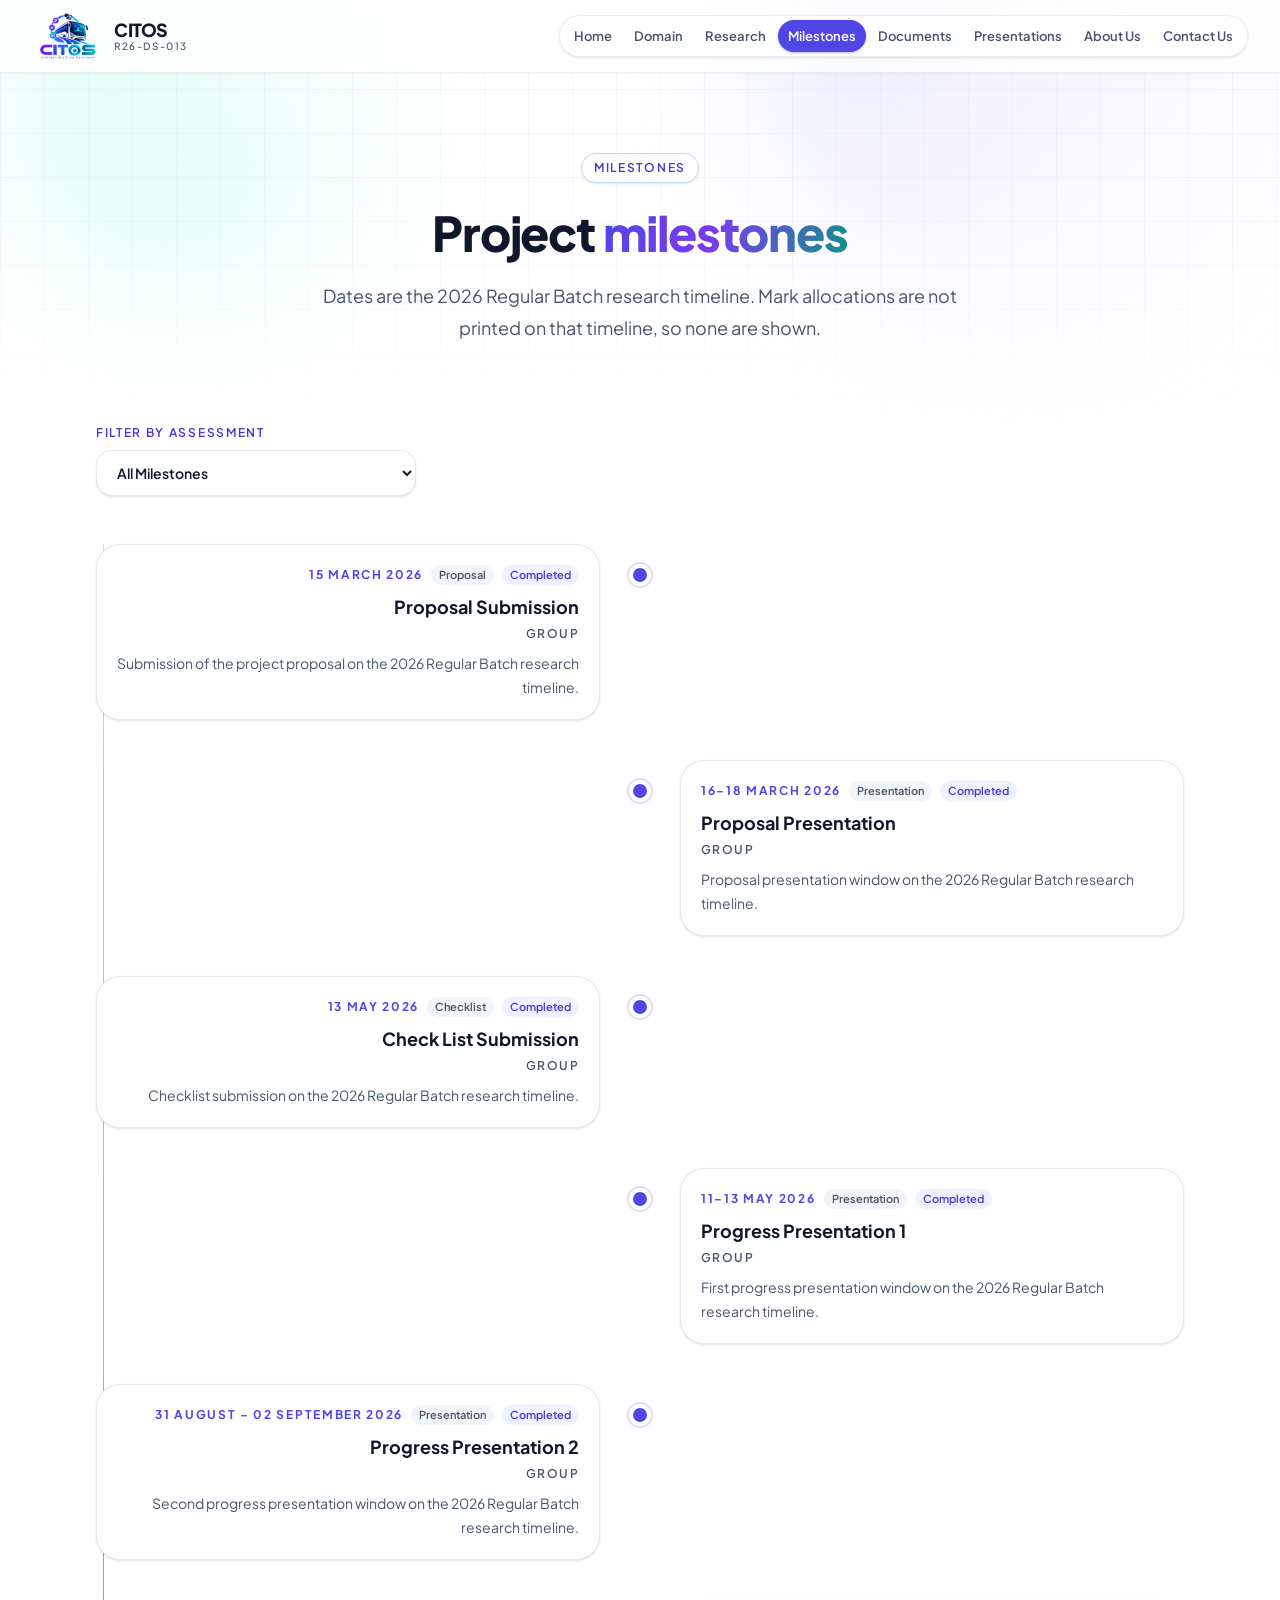
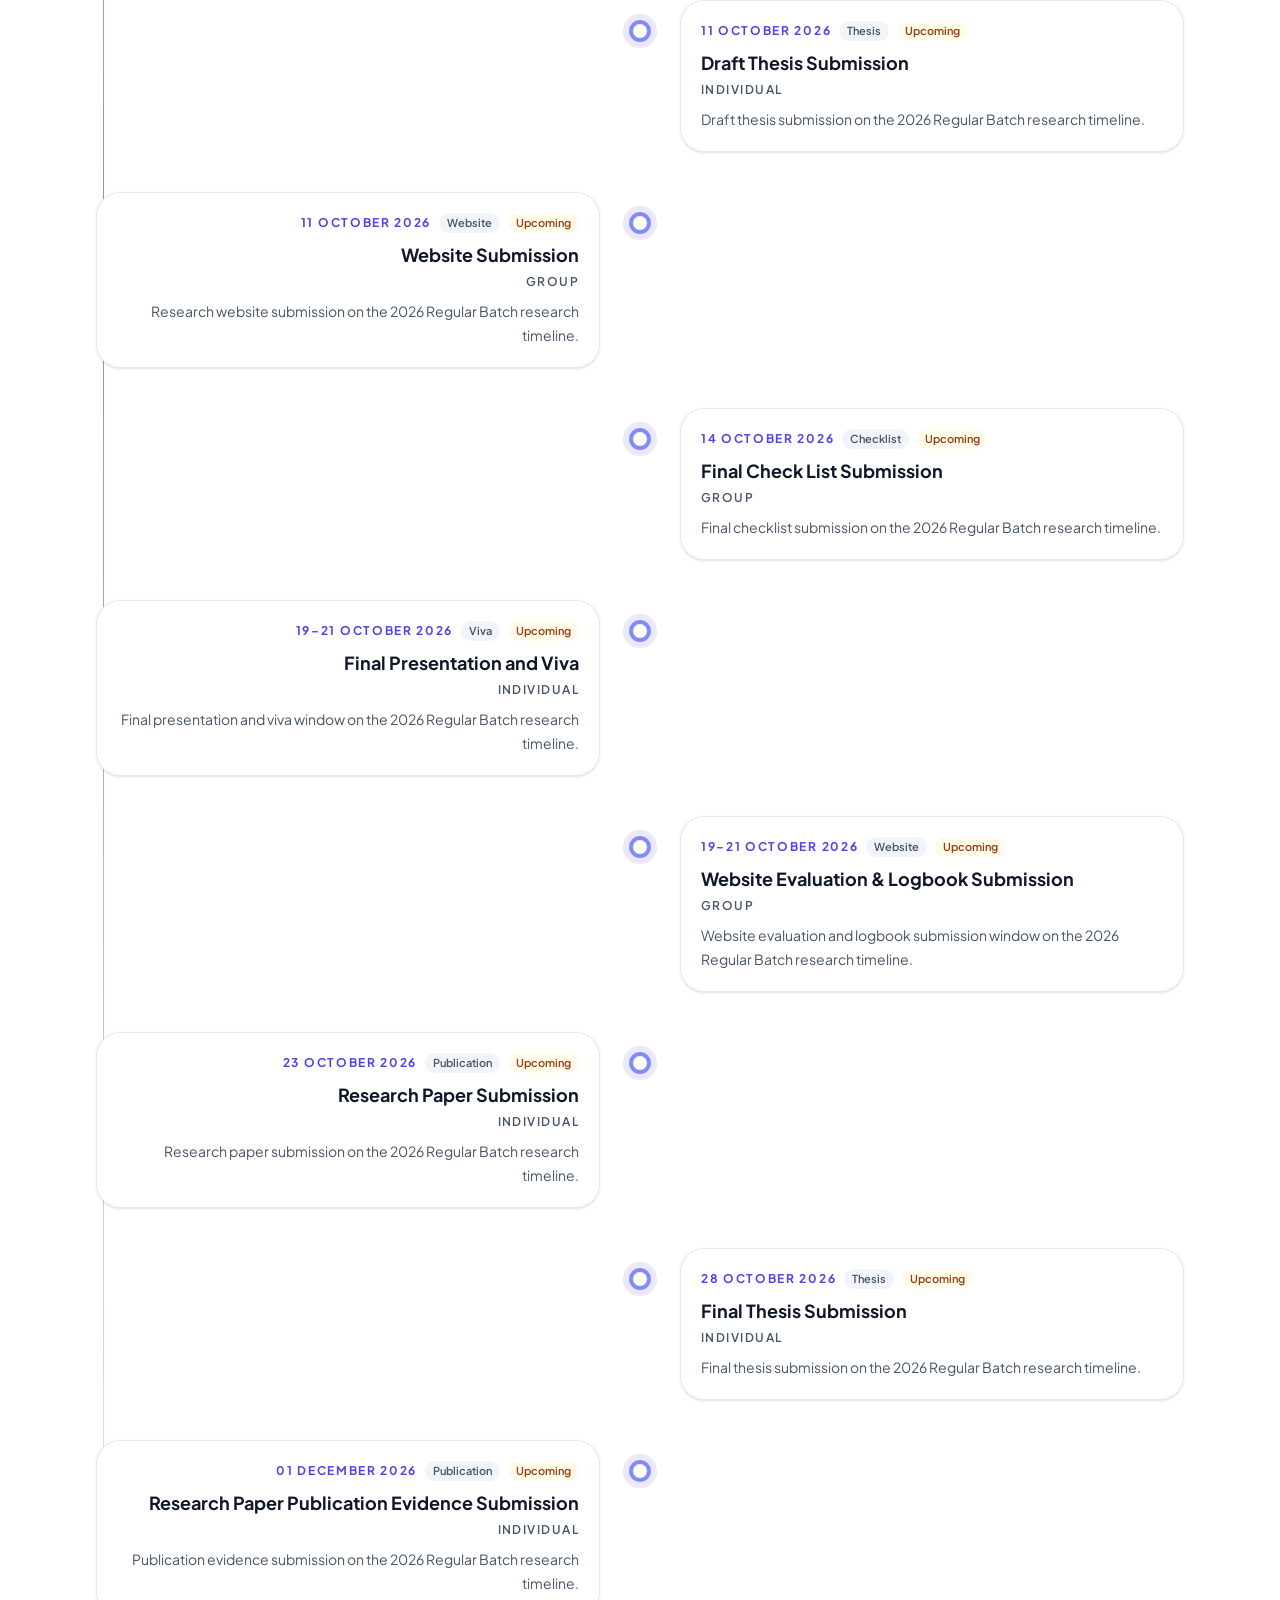
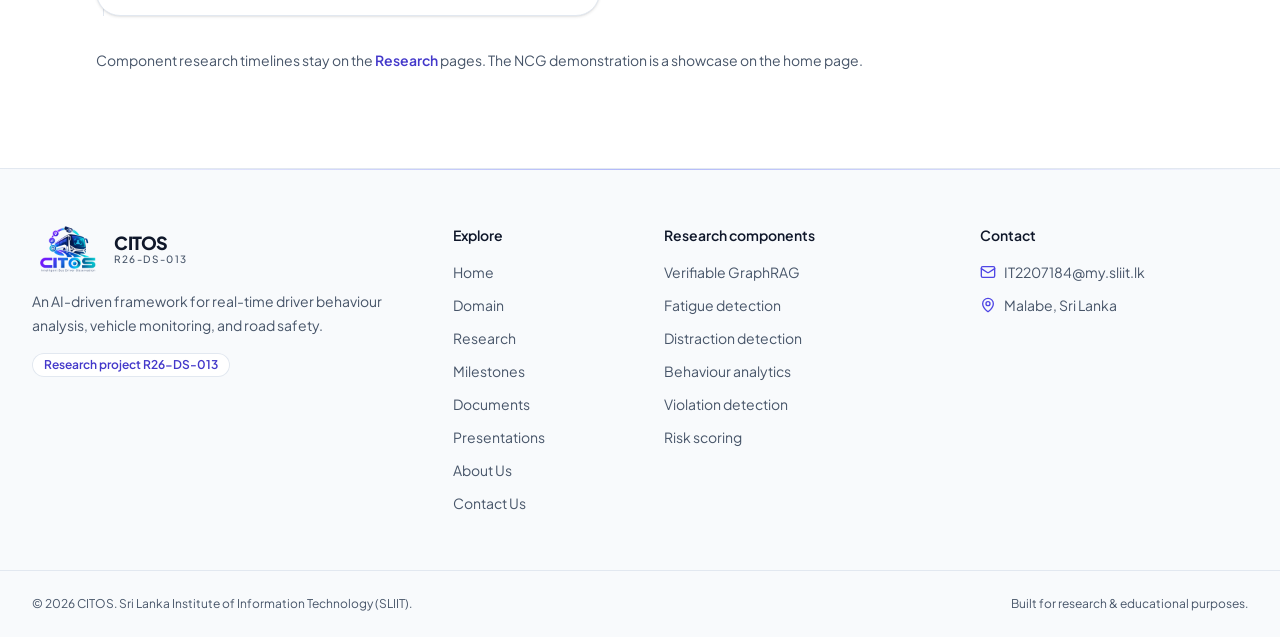
<file: milestones.html>
<!doctype html>
<html lang="en">
<head>
  <meta charset="utf-8">
  <meta name="viewport" content="width=device-width, initial-scale=1">
  <title>Milestones · CITOS</title>
  <meta name="description" content="2026 Regular Batch research timeline for CITOS.">
  <meta name="keywords" content="driver monitoring, GraphRAG, fatigue detection, driver distraction, traffic violation detection, road safety, Sri Lanka, SLIIT research">
  <meta property="og:title" content="CITOS">
  <meta property="og:description" content="An AI-driven framework for real-time driver behaviour analysis, vehicle monitoring, and road safety.">
  <meta property="og:type" content="website">
  <link rel="icon" href="assets/images/logo.svg" type="image/svg+xml">
  <link rel="apple-touch-icon" href="assets/images/logo.png">
  <link rel="preconnect" href="https://fonts.googleapis.com">
  <link rel="preconnect" href="https://fonts.gstatic.com" crossorigin>
  <link rel="stylesheet" href="https://fonts.googleapis.com/css2?family=Geist+Mono:wght@400;500&amp;family=Plus+Jakarta+Sans:wght@400;500;600;700;800&amp;display=swap">
  <link rel="stylesheet" href="css/styles.css">
</head>
<body>
<a href="#main" class="skip-link">Skip to content</a>
<header class="site-header">
  <div class="container site-header__bar">
    <a href="index.html" class="logo" aria-label="CITOS home">
      <img src="assets/images/logo.png" alt="" width="72" height="48">
      <span class="logo__text">
        <span class="logo__name">CITOS</span>
        <span class="logo__tagline">R26-DS-013</span>
      </span>
    </a>
    <nav aria-label="Primary">
      <ul class="nav-pills"><li><a href="index.html">Home</a></li><li><a href="domain.html">Domain</a></li><li><a href="research.html">Research</a></li><li><a href="milestones.html" aria-current="page">Milestones</a></li><li><a href="documents.html">Documents</a></li><li><a href="presentations.html">Presentations</a></li><li><a href="about.html">About Us</a></li><li><a href="contact.html">Contact Us</a></li></ul>
    </nav>
    <button type="button" class="menu-toggle" popovertarget="mobile-nav" aria-controls="mobile-nav" aria-label="Toggle menu">
      <svg class="icon icon-open" xmlns="http://www.w3.org/2000/svg" viewBox="0 0 24 24" fill="none" stroke="currentColor" stroke-width="2" stroke-linecap="round" stroke-linejoin="round" aria-hidden="true"><path d="M4 5h16"/><path d="M4 12h16"/><path d="M4 19h16"/></svg><svg class="icon icon-close" xmlns="http://www.w3.org/2000/svg" viewBox="0 0 24 24" fill="none" stroke="currentColor" stroke-width="2" stroke-linecap="round" stroke-linejoin="round" aria-hidden="true"><path d="M18 6 6 18"/><path d="m6 6 12 12"/></svg>
    </button>
  </div>
  <nav id="mobile-nav" class="mobile-nav" popover aria-label="Mobile">
    <ul class="container"><li><a href="index.html">Home</a></li><li><a href="domain.html">Domain</a></li><li><a href="research.html">Research</a></li><li><a href="milestones.html" aria-current="page">Milestones</a></li><li><a href="documents.html">Documents</a></li><li><a href="presentations.html">Presentations</a></li><li><a href="about.html">About Us</a></li><li><a href="contact.html">Contact Us</a></li></ul>
  </nav>
</header>
<main id="main">
<section class="page-hero">
  <div class="decor decor--fill bg-grid mask-fade-b"></div>
  <div class="decor blob page-hero__blob-right"></div>
  <div class="decor blob page-hero__blob-left"></div>
  <div class="page-hero__inner">
    <span class="badge badge--caps">Milestones</span>
    <h1>Project <span class="text-gradient">milestones</span></h1>
    <p>Dates are the 2026 Regular Batch research timeline. Mark allocations are not printed on that timeline, so none are shown.</p>
    
  </div>
</section>

<section class="pb-24">
  <div class="container container--6xl milestones">
    <label class="filter-label" for="milestone-filter">Filter by assessment</label>
    <select id="milestone-filter" class="filter-select"><option value="All Milestones">All Milestones</option><option value="Group">Group</option><option value="Individual">Individual</option></select>
    <ol class="timeline-v mt-12"><li class="milestone" data-scope="Group" data-side="left" data-side-filtered="left" data-status="done">
          <span class="milestone__node" aria-hidden="true"></span>
          <article class="card milestone__card">
            <div class="milestone__meta">
              <p class="overline">15 March 2026</p>
              <span class="pill pill--slate">Proposal</span>
              <span class="pill milestone__status">Completed</span>
            </div>
            <h2 class="title-lg mt-2">Proposal Submission</h2>
            <p class="milestone__scope">Group</p>
            <p class="card__text">Submission of the project proposal on the 2026 Regular Batch research timeline.</p>
          </article>
        </li><li class="milestone" data-scope="Group" data-side="right" data-side-filtered="right" data-status="done">
          <span class="milestone__node" aria-hidden="true"></span>
          <article class="card milestone__card">
            <div class="milestone__meta">
              <p class="overline">16–18 March 2026</p>
              <span class="pill pill--slate">Presentation</span>
              <span class="pill milestone__status">Completed</span>
            </div>
            <h2 class="title-lg mt-2">Proposal Presentation</h2>
            <p class="milestone__scope">Group</p>
            <p class="card__text">Proposal presentation window on the 2026 Regular Batch research timeline.</p>
          </article>
        </li><li class="milestone" data-scope="Group" data-side="left" data-side-filtered="left" data-status="done">
          <span class="milestone__node" aria-hidden="true"></span>
          <article class="card milestone__card">
            <div class="milestone__meta">
              <p class="overline">13 May 2026</p>
              <span class="pill pill--slate">Checklist</span>
              <span class="pill milestone__status">Completed</span>
            </div>
            <h2 class="title-lg mt-2">Check List Submission</h2>
            <p class="milestone__scope">Group</p>
            <p class="card__text">Checklist submission on the 2026 Regular Batch research timeline.</p>
          </article>
        </li><li class="milestone" data-scope="Group" data-side="right" data-side-filtered="right" data-status="done">
          <span class="milestone__node" aria-hidden="true"></span>
          <article class="card milestone__card">
            <div class="milestone__meta">
              <p class="overline">11–13 May 2026</p>
              <span class="pill pill--slate">Presentation</span>
              <span class="pill milestone__status">Completed</span>
            </div>
            <h2 class="title-lg mt-2">Progress Presentation 1</h2>
            <p class="milestone__scope">Group</p>
            <p class="card__text">First progress presentation window on the 2026 Regular Batch research timeline.</p>
          </article>
        </li><li class="milestone" data-scope="Group" data-side="left" data-side-filtered="left" data-status="done">
          <span class="milestone__node" aria-hidden="true"></span>
          <article class="card milestone__card">
            <div class="milestone__meta">
              <p class="overline">31 August – 02 September 2026</p>
              <span class="pill pill--slate">Presentation</span>
              <span class="pill milestone__status">Completed</span>
            </div>
            <h2 class="title-lg mt-2">Progress Presentation 2</h2>
            <p class="milestone__scope">Group</p>
            <p class="card__text">Second progress presentation window on the 2026 Regular Batch research timeline.</p>
          </article>
        </li><li class="milestone" data-scope="Individual" data-side="right" data-side-filtered="left" data-status="upcoming">
          <span class="milestone__node" aria-hidden="true"></span>
          <article class="card milestone__card">
            <div class="milestone__meta">
              <p class="overline">11 October 2026</p>
              <span class="pill pill--slate">Thesis</span>
              <span class="pill milestone__status">Upcoming</span>
            </div>
            <h2 class="title-lg mt-2">Draft Thesis Submission</h2>
            <p class="milestone__scope">Individual</p>
            <p class="card__text">Draft thesis submission on the 2026 Regular Batch research timeline.</p>
          </article>
        </li><li class="milestone" data-scope="Group" data-side="left" data-side-filtered="right" data-status="upcoming">
          <span class="milestone__node" aria-hidden="true"></span>
          <article class="card milestone__card">
            <div class="milestone__meta">
              <p class="overline">11 October 2026</p>
              <span class="pill pill--slate">Website</span>
              <span class="pill milestone__status">Upcoming</span>
            </div>
            <h2 class="title-lg mt-2">Website Submission</h2>
            <p class="milestone__scope">Group</p>
            <p class="card__text">Research website submission on the 2026 Regular Batch research timeline.</p>
          </article>
        </li><li class="milestone" data-scope="Group" data-side="right" data-side-filtered="left" data-status="upcoming">
          <span class="milestone__node" aria-hidden="true"></span>
          <article class="card milestone__card">
            <div class="milestone__meta">
              <p class="overline">14 October 2026</p>
              <span class="pill pill--slate">Checklist</span>
              <span class="pill milestone__status">Upcoming</span>
            </div>
            <h2 class="title-lg mt-2">Final Check List Submission</h2>
            <p class="milestone__scope">Group</p>
            <p class="card__text">Final checklist submission on the 2026 Regular Batch research timeline.</p>
          </article>
        </li><li class="milestone" data-scope="Individual" data-side="left" data-side-filtered="right" data-status="upcoming">
          <span class="milestone__node" aria-hidden="true"></span>
          <article class="card milestone__card">
            <div class="milestone__meta">
              <p class="overline">19–21 October 2026</p>
              <span class="pill pill--slate">Viva</span>
              <span class="pill milestone__status">Upcoming</span>
            </div>
            <h2 class="title-lg mt-2">Final Presentation and Viva</h2>
            <p class="milestone__scope">Individual</p>
            <p class="card__text">Final presentation and viva window on the 2026 Regular Batch research timeline.</p>
          </article>
        </li><li class="milestone" data-scope="Group" data-side="right" data-side-filtered="right" data-status="upcoming">
          <span class="milestone__node" aria-hidden="true"></span>
          <article class="card milestone__card">
            <div class="milestone__meta">
              <p class="overline">19–21 October 2026</p>
              <span class="pill pill--slate">Website</span>
              <span class="pill milestone__status">Upcoming</span>
            </div>
            <h2 class="title-lg mt-2">Website Evaluation &amp; Logbook Submission</h2>
            <p class="milestone__scope">Group</p>
            <p class="card__text">Website evaluation and logbook submission window on the 2026 Regular Batch research timeline.</p>
          </article>
        </li><li class="milestone" data-scope="Individual" data-side="left" data-side-filtered="left" data-status="upcoming">
          <span class="milestone__node" aria-hidden="true"></span>
          <article class="card milestone__card">
            <div class="milestone__meta">
              <p class="overline">23 October 2026</p>
              <span class="pill pill--slate">Publication</span>
              <span class="pill milestone__status">Upcoming</span>
            </div>
            <h2 class="title-lg mt-2">Research Paper Submission</h2>
            <p class="milestone__scope">Individual</p>
            <p class="card__text">Research paper submission on the 2026 Regular Batch research timeline.</p>
          </article>
        </li><li class="milestone" data-scope="Individual" data-side="right" data-side-filtered="right" data-status="upcoming">
          <span class="milestone__node" aria-hidden="true"></span>
          <article class="card milestone__card">
            <div class="milestone__meta">
              <p class="overline">28 October 2026</p>
              <span class="pill pill--slate">Thesis</span>
              <span class="pill milestone__status">Upcoming</span>
            </div>
            <h2 class="title-lg mt-2">Final Thesis Submission</h2>
            <p class="milestone__scope">Individual</p>
            <p class="card__text">Final thesis submission on the 2026 Regular Batch research timeline.</p>
          </article>
        </li><li class="milestone" data-scope="Individual" data-side="left" data-side-filtered="left" data-status="upcoming">
          <span class="milestone__node" aria-hidden="true"></span>
          <article class="card milestone__card">
            <div class="milestone__meta">
              <p class="overline">01 December 2026</p>
              <span class="pill pill--slate">Publication</span>
              <span class="pill milestone__status">Upcoming</span>
            </div>
            <h2 class="title-lg mt-2">Research Paper Publication Evidence Submission</h2>
            <p class="milestone__scope">Individual</p>
            <p class="card__text">Publication evidence submission on the 2026 Regular Batch research timeline.</p>
          </article>
        </li></ol>
    <p class="card__text mt-8">Component research timelines stay on the
      <a href="research.html" class="text-link">Research</a> pages. The NCG demonstration is a showcase on the home page.</p>
  </div>
</section>
</main>
<footer class="site-footer">
  <div class="container grid site-footer__grid" style="--md: 12">
    <div class="site-footer__about" style="--span-md: 4">
      <a href="index.html" class="logo" aria-label="CITOS home">
      <img src="assets/images/logo.png" alt="" width="72" height="48">
      <span class="logo__text">
        <span class="logo__name">CITOS</span>
        <span class="logo__tagline">R26-DS-013</span>
      </span>
    </a>
      <p>An AI-driven framework for real-time driver behaviour analysis, vehicle monitoring, and road safety.</p>
      <p class="project-tag">Research project R26-DS-013</p>
    </div>
    <div style="--span-md: 2">
      <h3>Explore</h3>
      <ul class="footer-links"><li><a href="index.html">Home</a></li><li><a href="domain.html">Domain</a></li><li><a href="research.html">Research</a></li><li><a href="milestones.html">Milestones</a></li><li><a href="documents.html">Documents</a></li><li><a href="presentations.html">Presentations</a></li><li><a href="about.html">About Us</a></li><li><a href="contact.html">Contact Us</a></li></ul>
    </div>
    <div style="--span-md: 3">
      <h3>Research components</h3>
      <ul class="footer-links"><li><a href="research.html#graphrag">Verifiable GraphRAG</a></li><li><a href="research.html#fatigue">Fatigue detection</a></li><li><a href="research.html#distraction">Distraction detection</a></li><li><a href="research.html#behaviour">Behaviour analytics</a></li><li><a href="research.html#traffic">Violation detection</a></li><li><a href="research.html#scoring">Risk scoring</a></li></ul>
    </div>
    <div style="--span-md: 3">
      <h3>Contact</h3>
      <ul class="footer-links">
        <li><svg class="icon" xmlns="http://www.w3.org/2000/svg" viewBox="0 0 24 24" fill="none" stroke="currentColor" stroke-width="2" stroke-linecap="round" stroke-linejoin="round" aria-hidden="true"><path d="m22 7-8.991 5.727a2 2 0 0 1-2.009 0L2 7"/><rect x="2" y="4" width="20" height="16" rx="2"/></svg><a href="mailto:IT2207184@my.sliit.lk">IT2207184@my.sliit.lk</a></li>
        <li><svg class="icon" xmlns="http://www.w3.org/2000/svg" viewBox="0 0 24 24" fill="none" stroke="currentColor" stroke-width="2" stroke-linecap="round" stroke-linejoin="round" aria-hidden="true"><path d="M20 10c0 4.993-5.539 10.193-7.399 11.799a1 1 0 0 1-1.202 0C9.539 20.193 4 14.993 4 10a8 8 0 0 1 16 0"/><circle cx="12" cy="10" r="3"/></svg><span>Malabe, Sri Lanka</span></li>
      </ul>
    </div>
  </div>
  <div class="site-footer__bottom">
    <div class="container">
      <p>© 2026 CITOS. Sri Lanka Institute of Information Technology (SLIIT).</p>
      <p>Built for research &amp; educational purposes.</p>
    </div>
  </div>
</footer>
</body>
</html>
</file>
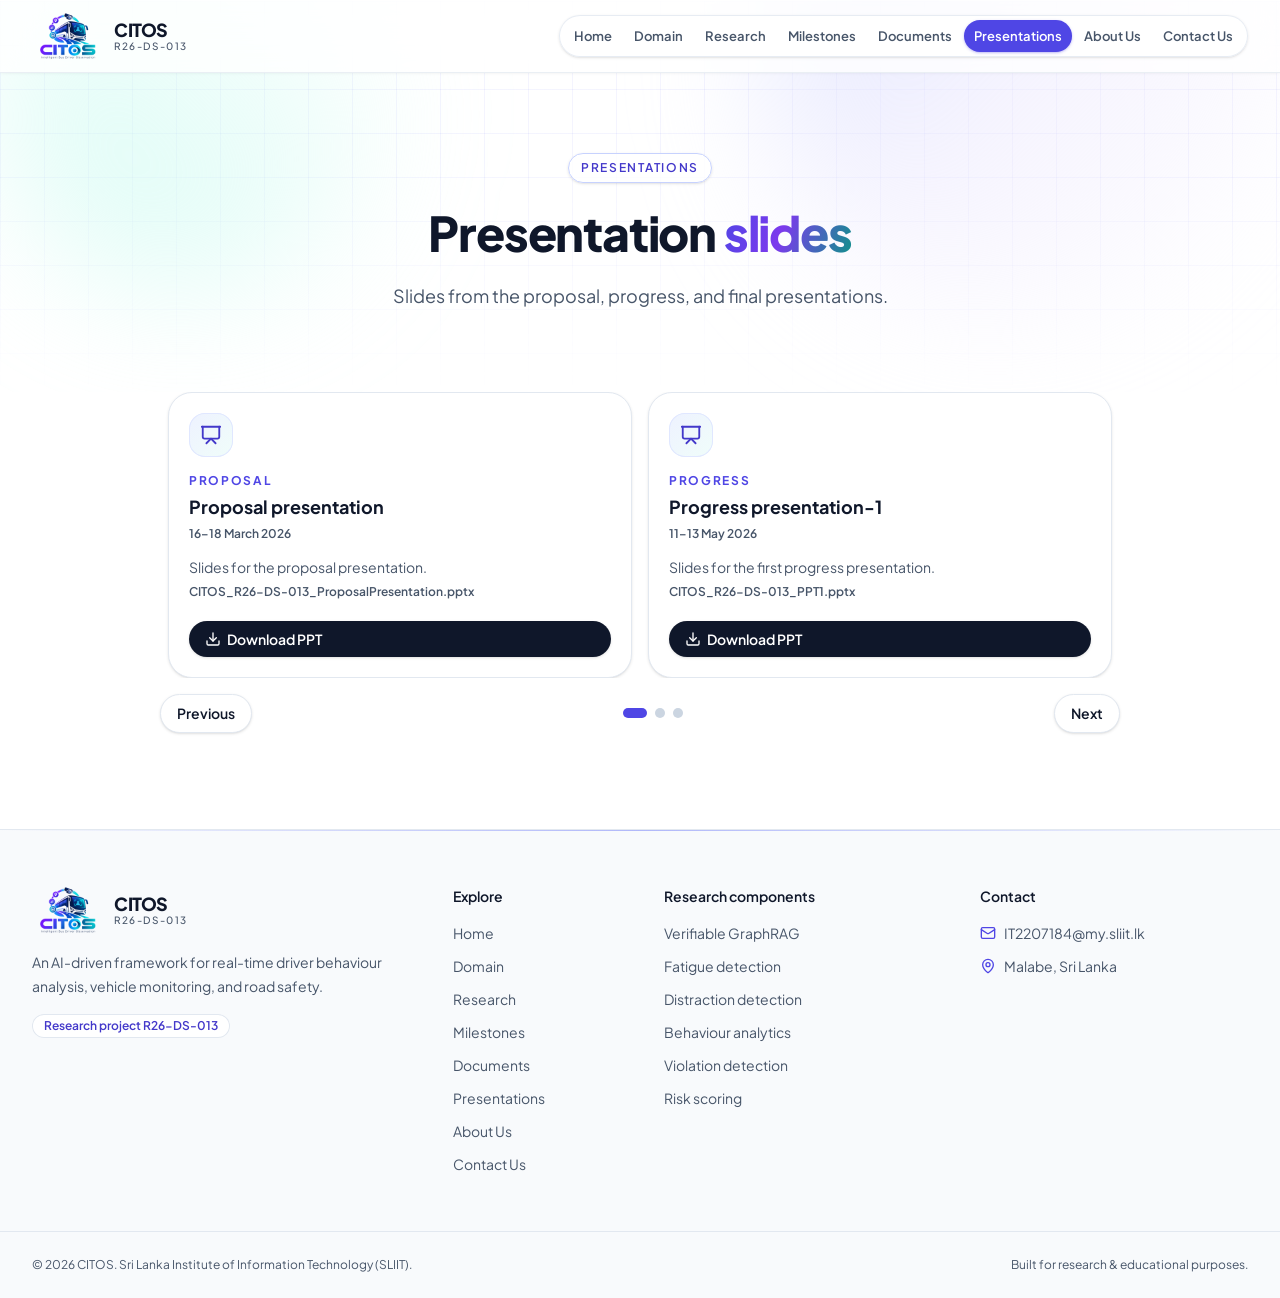
<file: presentations.html>
<!doctype html>
<html lang="en">
<head>
  <meta charset="utf-8">
  <meta name="viewport" content="width=device-width, initial-scale=1">
  <title>Presentations · CITOS</title>
  <meta name="description" content="CITOS presentation occasions. Slide files are requested through the contact page.">
  <meta name="keywords" content="driver monitoring, GraphRAG, fatigue detection, driver distraction, traffic violation detection, road safety, Sri Lanka, SLIIT research">
  <meta property="og:title" content="CITOS">
  <meta property="og:description" content="An AI-driven framework for real-time driver behaviour analysis, vehicle monitoring, and road safety.">
  <meta property="og:type" content="website">
  <link rel="icon" href="assets/images/logo.svg" type="image/svg+xml">
  <link rel="apple-touch-icon" href="assets/images/logo.png">
  <link rel="preconnect" href="https://fonts.googleapis.com">
  <link rel="preconnect" href="https://fonts.gstatic.com" crossorigin>
  <link rel="stylesheet" href="https://fonts.googleapis.com/css2?family=Geist+Mono:wght@400;500&amp;family=Plus+Jakarta+Sans:wght@400;500;600;700;800&amp;display=swap">
  <link rel="stylesheet" href="css/styles.css">
</head>
<body>
<a href="#main" class="skip-link">Skip to content</a>
<header class="site-header">
  <div class="container site-header__bar">
    <a href="index.html" class="logo" aria-label="CITOS home">
      <img src="assets/images/logo.png" alt="" width="72" height="48">
      <span class="logo__text">
        <span class="logo__name">CITOS</span>
        <span class="logo__tagline">R26-DS-013</span>
      </span>
    </a>
    <nav aria-label="Primary">
      <ul class="nav-pills"><li><a href="index.html">Home</a></li><li><a href="domain.html">Domain</a></li><li><a href="research.html">Research</a></li><li><a href="milestones.html">Milestones</a></li><li><a href="documents.html">Documents</a></li><li><a href="presentations.html" aria-current="page">Presentations</a></li><li><a href="about.html">About Us</a></li><li><a href="contact.html">Contact Us</a></li></ul>
    </nav>
    <button type="button" class="menu-toggle" popovertarget="mobile-nav" aria-controls="mobile-nav" aria-label="Toggle menu">
      <svg class="icon icon-open" xmlns="http://www.w3.org/2000/svg" viewBox="0 0 24 24" fill="none" stroke="currentColor" stroke-width="2" stroke-linecap="round" stroke-linejoin="round" aria-hidden="true"><path d="M4 5h16"/><path d="M4 12h16"/><path d="M4 19h16"/></svg><svg class="icon icon-close" xmlns="http://www.w3.org/2000/svg" viewBox="0 0 24 24" fill="none" stroke="currentColor" stroke-width="2" stroke-linecap="round" stroke-linejoin="round" aria-hidden="true"><path d="M18 6 6 18"/><path d="m6 6 12 12"/></svg>
    </button>
  </div>
  <nav id="mobile-nav" class="mobile-nav" popover aria-label="Mobile">
    <ul class="container"><li><a href="index.html">Home</a></li><li><a href="domain.html">Domain</a></li><li><a href="research.html">Research</a></li><li><a href="milestones.html">Milestones</a></li><li><a href="documents.html">Documents</a></li><li><a href="presentations.html" aria-current="page">Presentations</a></li><li><a href="about.html">About Us</a></li><li><a href="contact.html">Contact Us</a></li></ul>
  </nav>
</header>
<main id="main">
<section class="page-hero">
  <div class="decor decor--fill bg-grid mask-fade-b"></div>
  <div class="decor blob page-hero__blob-right"></div>
  <div class="decor blob page-hero__blob-left"></div>
  <div class="page-hero__inner">
    <span class="badge badge--caps">Presentations</span>
    <h1>Presentation <span class="text-gradient">slides</span></h1>
    <p>Slides from the proposal, progress, and final presentations.</p>
    
  </div>
</section>

<section class="pb-24">
  <div class="container container--5xl">
    <div class="switch carousel slides" style="--count: 4">
      <input type="radio" class="switch__radio" name="pres" id="pres-0" data-at="0" checked aria-label="Presentation 1"><input type="radio" class="switch__radio" name="pres" id="pres-1" data-at="1" aria-label="Presentation 2"><input type="radio" class="switch__radio" name="pres" id="pres-2" data-at="2" aria-label="Presentation 3"><input type="radio" class="switch__radio" name="pres" id="pres-3" data-at="3" aria-label="Presentation 4">
      <div class="slides__viewport"><div class="slides__track"><article class="slides__item">
            <div class="card slide-card lift" style="--pad: 1.25rem">
              <span class="soft-icon" style="--size: 2.75rem"><svg class="icon" xmlns="http://www.w3.org/2000/svg" viewBox="0 0 24 24" fill="none" stroke="currentColor" stroke-width="2" stroke-linecap="round" stroke-linejoin="round" aria-hidden="true"><path d="M2 3h20"/><path d="M21 3v11a2 2 0 0 1-2 2H5a2 2 0 0 1-2-2V3"/><path d="m7 21 5-5 5 5"/></svg></span>
              <p class="overline mt-4">Proposal</p>
              <h2 class="title-lg mt-1">Proposal presentation</h2>
              <p class="doc-tile__date">16–18 March 2026</p>
              <p class="card__text mt-3 flex-1">Slides for the proposal presentation.</p>
              <p class="doc-tile__date">CITOS_R26-DS-013_ProposalPresentation.pptx</p>
              <a href="https://mysliit-my.sharepoint.com/:p:/g/personal/it22071620_my_sliit_lk/IQBDDj4OBahNToZ-M6POvh1WAdcl9XtN2mkDMVVc1msHe9Q?e=nBsKex" target="_blank" rel="noopener noreferrer" class="btn btn--dark btn--grow mt-5" aria-label="Download PPT: CITOS_R26-DS-013_ProposalPresentation.pptx (opens in OneDrive)"><svg class="icon" xmlns="http://www.w3.org/2000/svg" viewBox="0 0 24 24" fill="none" stroke="currentColor" stroke-width="2" stroke-linecap="round" stroke-linejoin="round" aria-hidden="true"><path d="M12 15V3"/><path d="M21 15v4a2 2 0 0 1-2 2H5a2 2 0 0 1-2-2v-4"/><path d="m7 10 5 5 5-5"/></svg>Download PPT</a>
            </div>
          </article><article class="slides__item">
            <div class="card slide-card lift" style="--pad: 1.25rem">
              <span class="soft-icon" style="--size: 2.75rem"><svg class="icon" xmlns="http://www.w3.org/2000/svg" viewBox="0 0 24 24" fill="none" stroke="currentColor" stroke-width="2" stroke-linecap="round" stroke-linejoin="round" aria-hidden="true"><path d="M2 3h20"/><path d="M21 3v11a2 2 0 0 1-2 2H5a2 2 0 0 1-2-2V3"/><path d="m7 21 5-5 5 5"/></svg></span>
              <p class="overline mt-4">Progress</p>
              <h2 class="title-lg mt-1">Progress presentation-1</h2>
              <p class="doc-tile__date">11–13 May 2026</p>
              <p class="card__text mt-3 flex-1">Slides for the first progress presentation.</p>
              <p class="doc-tile__date">CITOS_R26-DS-013_PPT1.pptx</p>
              <a href="https://mysliit-my.sharepoint.com/:p:/g/personal/it22071620_my_sliit_lk/IQD3YYOGy3dnSJx30G_G-EMbAaUfUpf9VDRSxE_ENyl_c1U?e=mChU4e" target="_blank" rel="noopener noreferrer" class="btn btn--dark btn--grow mt-5" aria-label="Download PPT: CITOS_R26-DS-013_PPT1.pptx (opens in OneDrive)"><svg class="icon" xmlns="http://www.w3.org/2000/svg" viewBox="0 0 24 24" fill="none" stroke="currentColor" stroke-width="2" stroke-linecap="round" stroke-linejoin="round" aria-hidden="true"><path d="M12 15V3"/><path d="M21 15v4a2 2 0 0 1-2 2H5a2 2 0 0 1-2-2v-4"/><path d="m7 10 5 5 5-5"/></svg>Download PPT</a>
            </div>
          </article><article class="slides__item">
            <div class="card slide-card lift" style="--pad: 1.25rem">
              <span class="soft-icon" style="--size: 2.75rem"><svg class="icon" xmlns="http://www.w3.org/2000/svg" viewBox="0 0 24 24" fill="none" stroke="currentColor" stroke-width="2" stroke-linecap="round" stroke-linejoin="round" aria-hidden="true"><path d="M2 3h20"/><path d="M21 3v11a2 2 0 0 1-2 2H5a2 2 0 0 1-2-2V3"/><path d="m7 21 5-5 5 5"/></svg></span>
              <p class="overline mt-4">Progress</p>
              <h2 class="title-lg mt-1">Progress Presentation-2</h2>
              <p class="doc-tile__date">31 August – 02 September 2026</p>
              <p class="card__text mt-3 flex-1">Slides for the second progress presentation.</p>
              <p class="doc-tile__date">CITOS_R26-DS-013_PPT2.pptx</p>
              <a href="https://mysliit-my.sharepoint.com/:p:/g/personal/it22071620_my_sliit_lk/IQBVyVku2CU3Qrjg38hHAK50AZfL8dico0n-Nu9TgCCSiNs?e=XNd7Yf" target="_blank" rel="noopener noreferrer" class="btn btn--dark btn--grow mt-5" aria-label="Download PPT: CITOS_R26-DS-013_PPT2.pptx (opens in OneDrive)"><svg class="icon" xmlns="http://www.w3.org/2000/svg" viewBox="0 0 24 24" fill="none" stroke="currentColor" stroke-width="2" stroke-linecap="round" stroke-linejoin="round" aria-hidden="true"><path d="M12 15V3"/><path d="M21 15v4a2 2 0 0 1-2 2H5a2 2 0 0 1-2-2v-4"/><path d="m7 10 5 5 5-5"/></svg>Download PPT</a>
            </div>
          </article><article class="slides__item">
            <div class="card slide-card lift" style="--pad: 1.25rem">
              <span class="soft-icon" style="--size: 2.75rem"><svg class="icon" xmlns="http://www.w3.org/2000/svg" viewBox="0 0 24 24" fill="none" stroke="currentColor" stroke-width="2" stroke-linecap="round" stroke-linejoin="round" aria-hidden="true"><path d="M2 3h20"/><path d="M21 3v11a2 2 0 0 1-2 2H5a2 2 0 0 1-2-2V3"/><path d="m7 21 5-5 5 5"/></svg></span>
              <p class="overline mt-4">Final</p>
              <h2 class="title-lg mt-1">Final presentation and Viva</h2>
              <p class="doc-tile__date">19–21 October 2026</p>
              <p class="card__text mt-3 flex-1">Slides for the final presentation and viva.</p>
              <a href="https://mysliit-my.sharepoint.com/:p:/g/personal/it22071620_my_sliit_lk/IQAp85p3gHqERaq1VisBMmLLAeRAQHKVqPVJU0WwrsMHVoU?e=6JYo5Y" target="_blank" rel="noopener noreferrer" class="btn btn--dark btn--grow mt-5" aria-label="Download PPT: Final presentation and Viva (opens in OneDrive)"><svg class="icon" xmlns="http://www.w3.org/2000/svg" viewBox="0 0 24 24" fill="none" stroke="currentColor" stroke-width="2" stroke-linecap="round" stroke-linejoin="round" aria-hidden="true"><path d="M12 15V3"/><path d="M21 15v4a2 2 0 0 1-2 2H5a2 2 0 0 1-2-2v-4"/><path d="m7 10 5 5 5-5"/></svg>Download PPT</a>
            </div>
          </article></div></div>
      <div class="carousel__controls">
        <div class="carousel__prev"><label for="pres-3" class="carousel__step only-sm" data-at="0">Previous</label><label for="pres-0" class="carousel__step only-sm" data-at="1">Previous</label><label for="pres-1" class="carousel__step only-sm" data-at="2">Previous</label><label for="pres-2" class="carousel__step only-sm" data-at="3">Previous</label><label for="pres-2" class="carousel__step only-md" data-at="0">Previous</label><label for="pres-0" class="carousel__step only-md" data-at="1">Previous</label><label for="pres-1" class="carousel__step only-md" data-at="2">Previous</label></div>
        <div class="carousel__dots"><label for="pres-0" class="carousel__dot" data-at="0" aria-label="Presentation 1"></label><label for="pres-1" class="carousel__dot" data-at="1" aria-label="Presentation 2"></label><label for="pres-2" class="carousel__dot" data-at="2" aria-label="Presentation 3"></label><label for="pres-3" class="carousel__dot only-sm" data-at="3" aria-label="Presentation 4"></label></div>
        <div class="carousel__next"><label for="pres-1" class="carousel__step only-sm" data-at="0">Next</label><label for="pres-2" class="carousel__step only-sm" data-at="1">Next</label><label for="pres-3" class="carousel__step only-sm" data-at="2">Next</label><label for="pres-0" class="carousel__step only-sm" data-at="3">Next</label><label for="pres-1" class="carousel__step only-md" data-at="0">Next</label><label for="pres-2" class="carousel__step only-md" data-at="1">Next</label><label for="pres-0" class="carousel__step only-md" data-at="2">Next</label></div>
      </div>
    </div>
  </div>
</section>
</main>
<footer class="site-footer">
  <div class="container grid site-footer__grid" style="--md: 12">
    <div class="site-footer__about" style="--span-md: 4">
      <a href="index.html" class="logo" aria-label="CITOS home">
      <img src="assets/images/logo.png" alt="" width="72" height="48">
      <span class="logo__text">
        <span class="logo__name">CITOS</span>
        <span class="logo__tagline">R26-DS-013</span>
      </span>
    </a>
      <p>An AI-driven framework for real-time driver behaviour analysis, vehicle monitoring, and road safety.</p>
      <p class="project-tag">Research project R26-DS-013</p>
    </div>
    <div style="--span-md: 2">
      <h3>Explore</h3>
      <ul class="footer-links"><li><a href="index.html">Home</a></li><li><a href="domain.html">Domain</a></li><li><a href="research.html">Research</a></li><li><a href="milestones.html">Milestones</a></li><li><a href="documents.html">Documents</a></li><li><a href="presentations.html">Presentations</a></li><li><a href="about.html">About Us</a></li><li><a href="contact.html">Contact Us</a></li></ul>
    </div>
    <div style="--span-md: 3">
      <h3>Research components</h3>
      <ul class="footer-links"><li><a href="research.html#graphrag">Verifiable GraphRAG</a></li><li><a href="research.html#fatigue">Fatigue detection</a></li><li><a href="research.html#distraction">Distraction detection</a></li><li><a href="research.html#behaviour">Behaviour analytics</a></li><li><a href="research.html#traffic">Violation detection</a></li><li><a href="research.html#scoring">Risk scoring</a></li></ul>
    </div>
    <div style="--span-md: 3">
      <h3>Contact</h3>
      <ul class="footer-links">
        <li><svg class="icon" xmlns="http://www.w3.org/2000/svg" viewBox="0 0 24 24" fill="none" stroke="currentColor" stroke-width="2" stroke-linecap="round" stroke-linejoin="round" aria-hidden="true"><path d="m22 7-8.991 5.727a2 2 0 0 1-2.009 0L2 7"/><rect x="2" y="4" width="20" height="16" rx="2"/></svg><a href="mailto:IT2207184@my.sliit.lk">IT2207184@my.sliit.lk</a></li>
        <li><svg class="icon" xmlns="http://www.w3.org/2000/svg" viewBox="0 0 24 24" fill="none" stroke="currentColor" stroke-width="2" stroke-linecap="round" stroke-linejoin="round" aria-hidden="true"><path d="M20 10c0 4.993-5.539 10.193-7.399 11.799a1 1 0 0 1-1.202 0C9.539 20.193 4 14.993 4 10a8 8 0 0 1 16 0"/><circle cx="12" cy="10" r="3"/></svg><span>Malabe, Sri Lanka</span></li>
      </ul>
    </div>
  </div>
  <div class="site-footer__bottom">
    <div class="container">
      <p>© 2026 CITOS. Sri Lanka Institute of Information Technology (SLIIT).</p>
      <p>Built for research &amp; educational purposes.</p>
    </div>
  </div>
</footer>
</body>
</html>
</file>
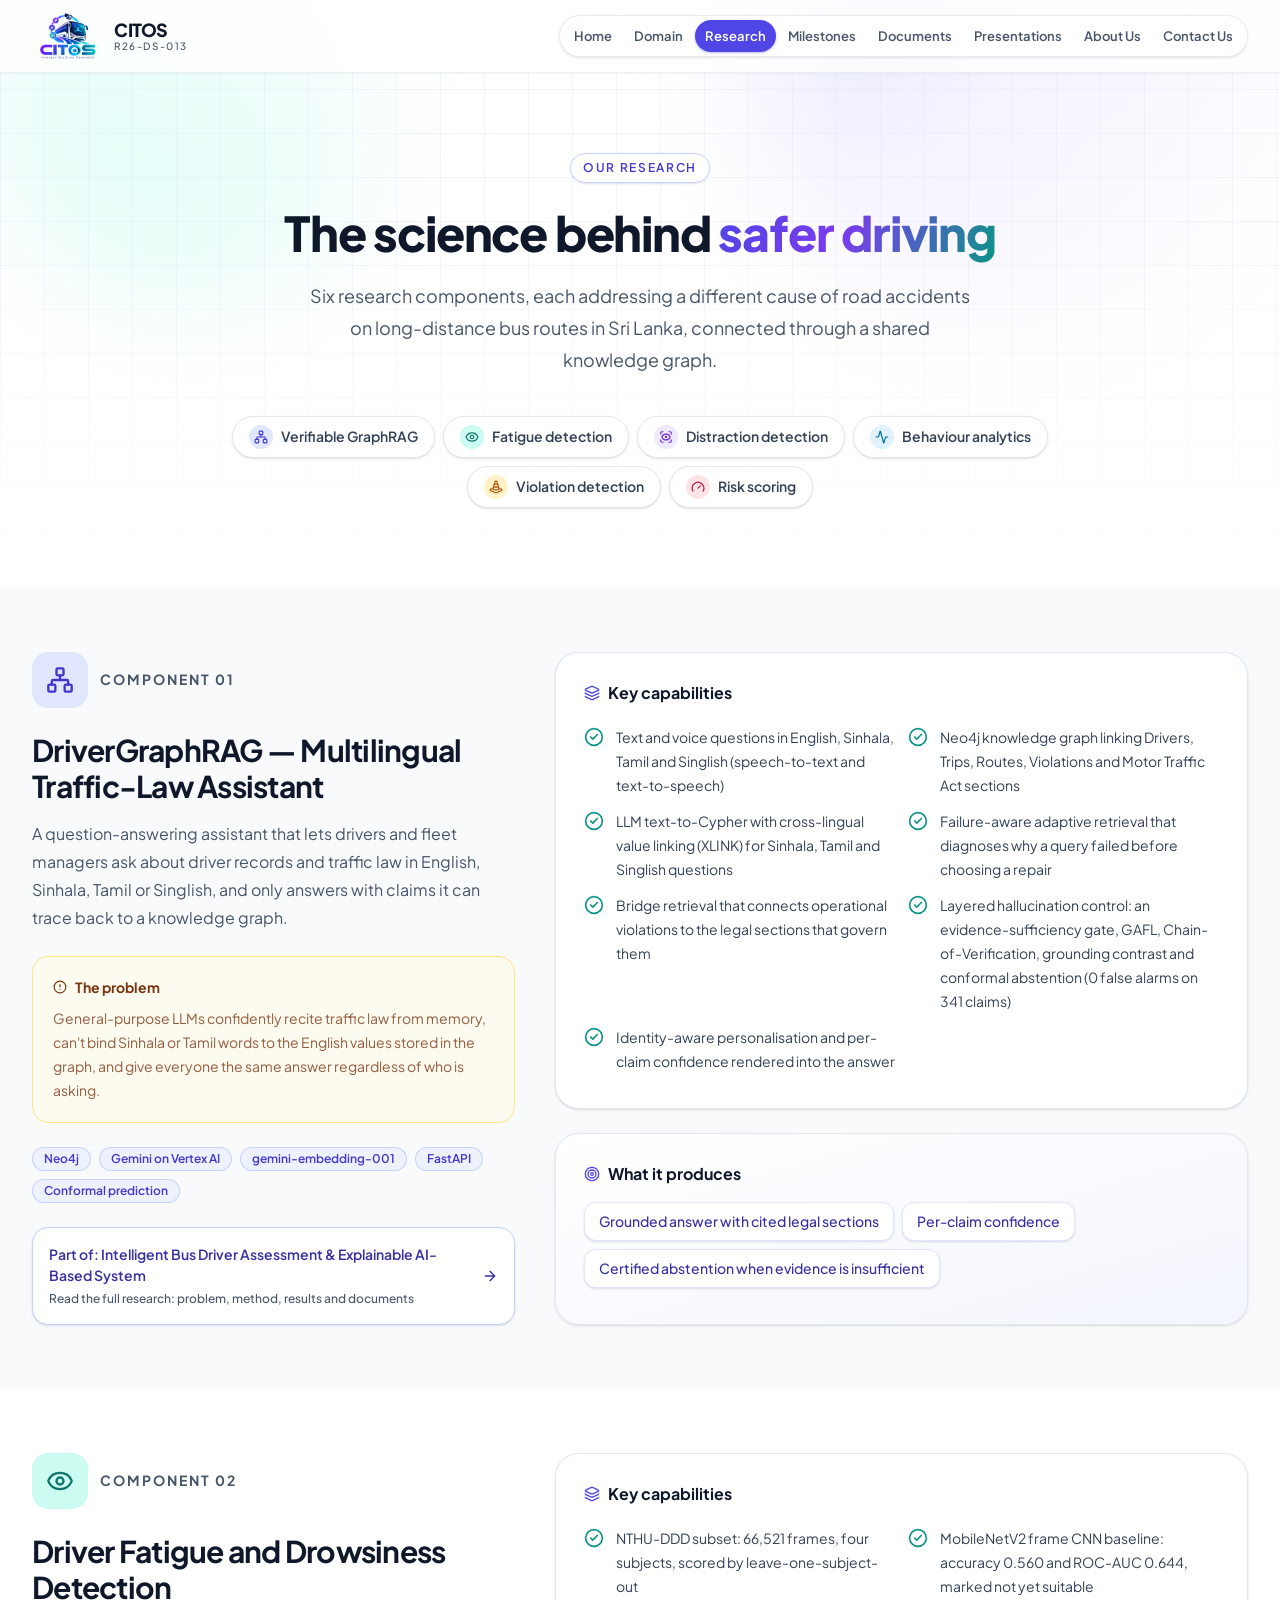
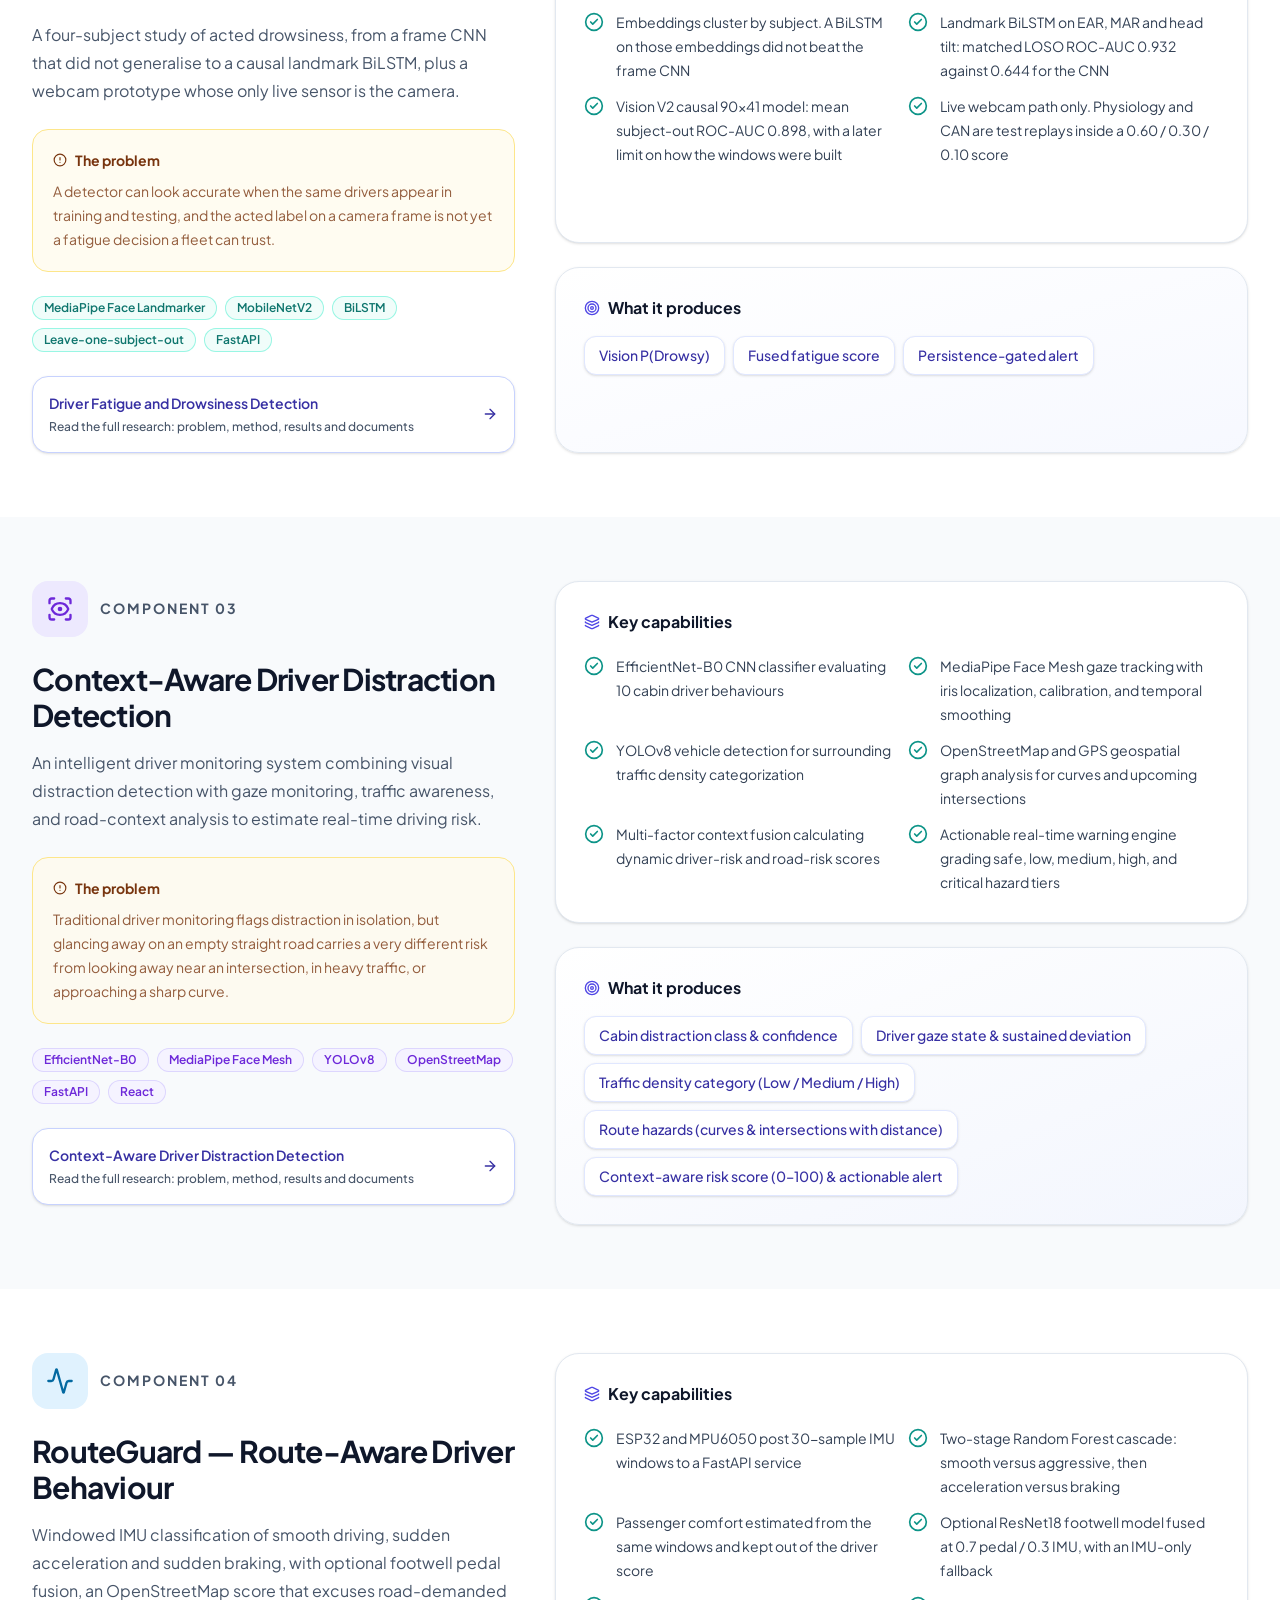
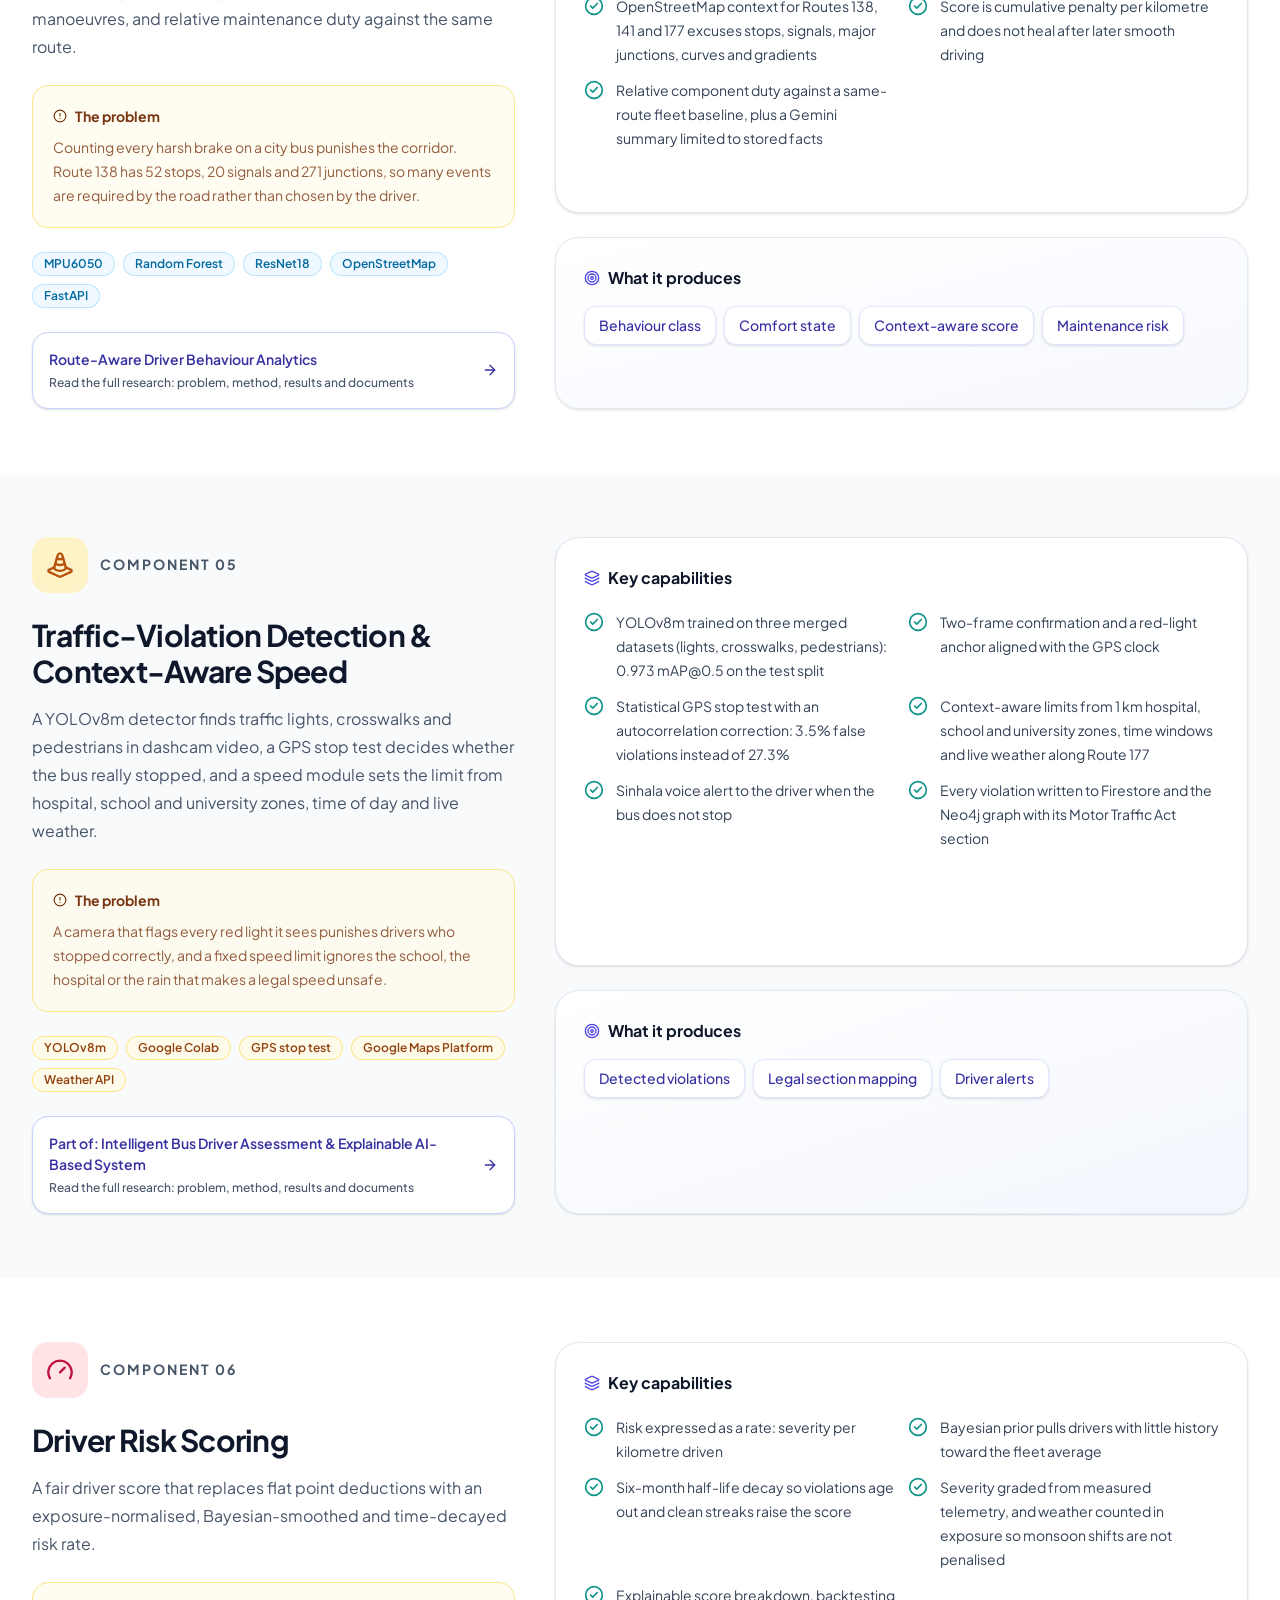
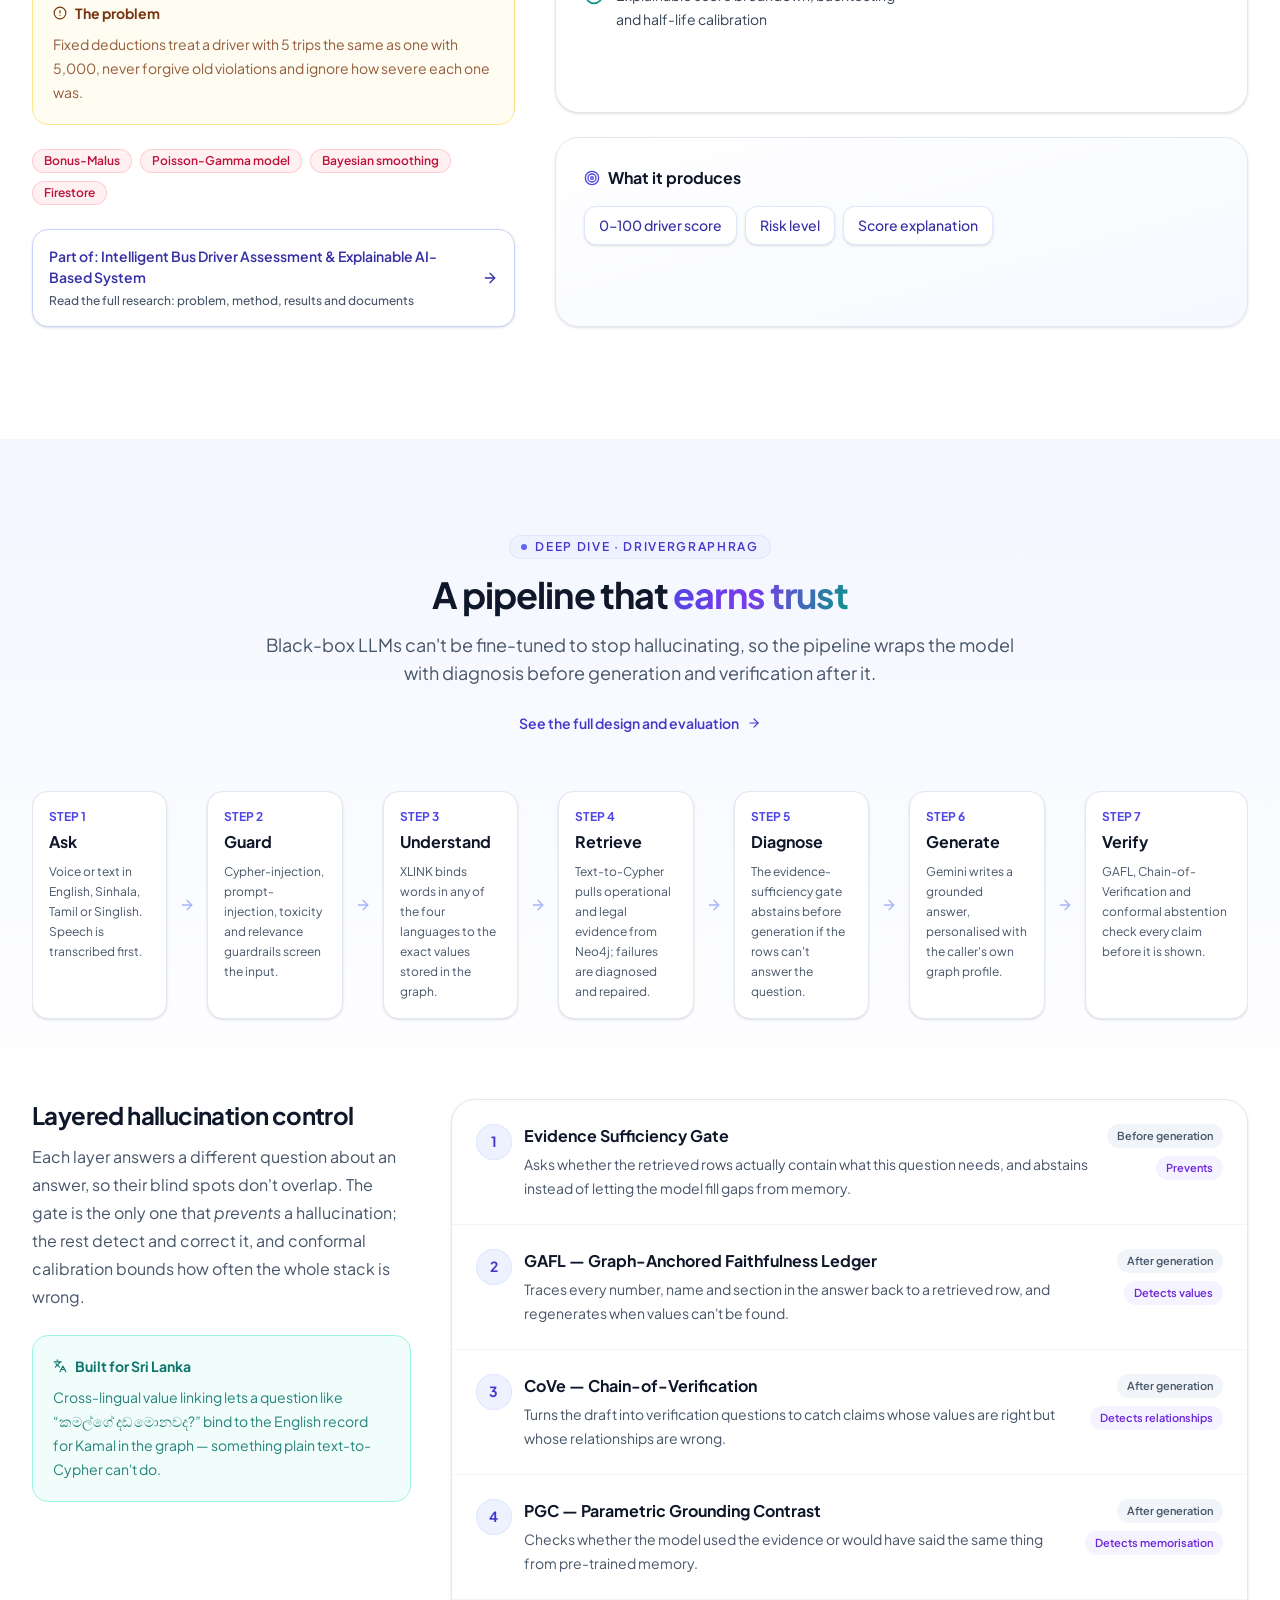
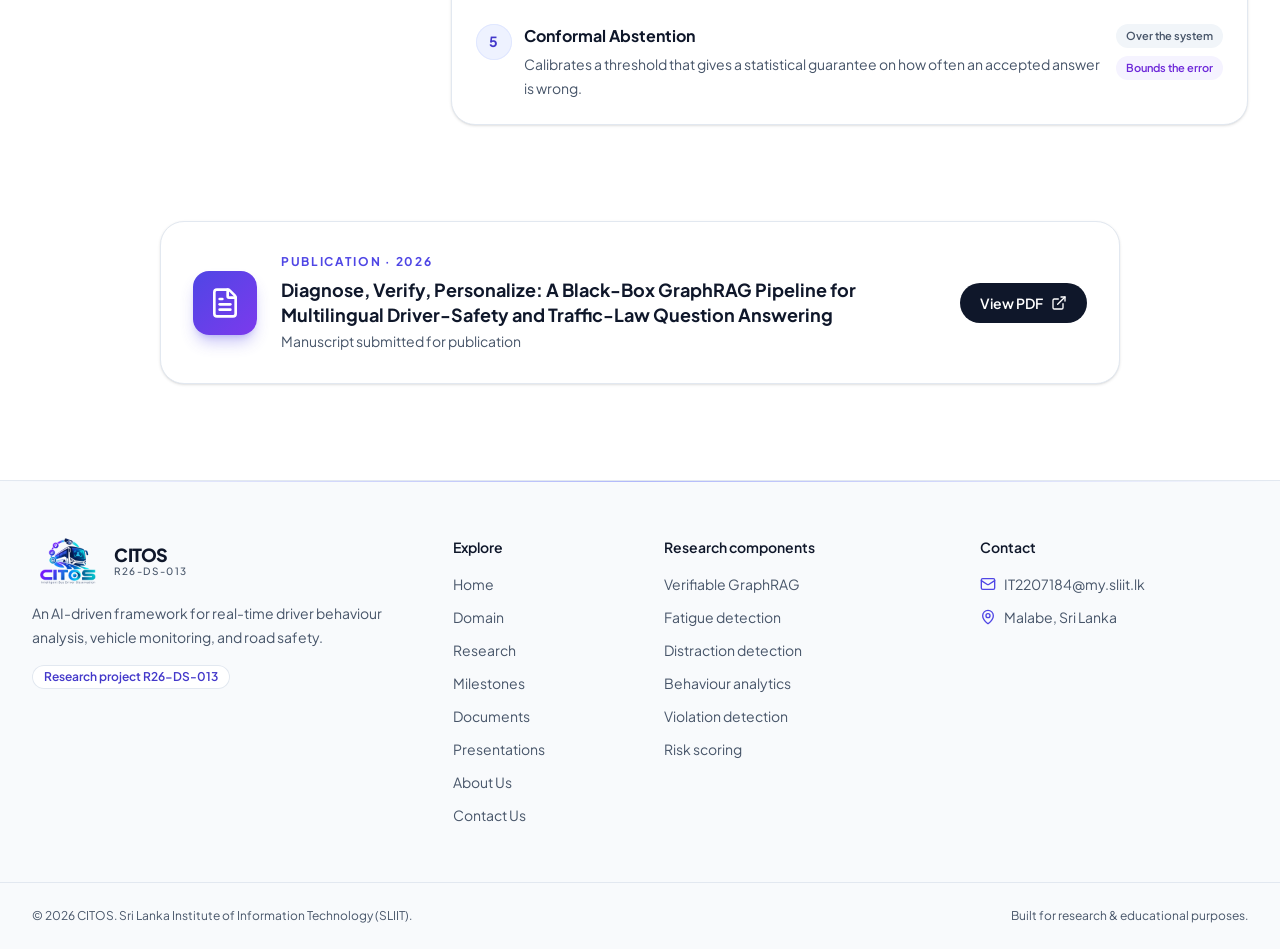
<file: research.html>
<!doctype html>
<html lang="en">
<head>
  <meta charset="utf-8">
  <meta name="viewport" content="width=device-width, initial-scale=1">
  <title>Research · CITOS</title>
  <meta name="description" content="The research components behind the platform: verifiable multilingual GraphRAG, fatigue and distraction vision, IMU behaviour analytics, traffic-violation detection and fair driver risk scoring.">
  <meta name="keywords" content="driver monitoring, GraphRAG, fatigue detection, driver distraction, traffic violation detection, road safety, Sri Lanka, SLIIT research">
  <meta property="og:title" content="CITOS">
  <meta property="og:description" content="An AI-driven framework for real-time driver behaviour analysis, vehicle monitoring, and road safety.">
  <meta property="og:type" content="website">
  <link rel="icon" href="assets/images/logo.svg" type="image/svg+xml">
  <link rel="apple-touch-icon" href="assets/images/logo.png">
  <link rel="preconnect" href="https://fonts.googleapis.com">
  <link rel="preconnect" href="https://fonts.gstatic.com" crossorigin>
  <link rel="stylesheet" href="https://fonts.googleapis.com/css2?family=Geist+Mono:wght@400;500&amp;family=Plus+Jakarta+Sans:wght@400;500;600;700;800&amp;display=swap">
  <link rel="stylesheet" href="css/styles.css">
</head>
<body>
<a href="#main" class="skip-link">Skip to content</a>
<header class="site-header">
  <div class="container site-header__bar">
    <a href="index.html" class="logo" aria-label="CITOS home">
      <img src="assets/images/logo.png" alt="" width="72" height="48">
      <span class="logo__text">
        <span class="logo__name">CITOS</span>
        <span class="logo__tagline">R26-DS-013</span>
      </span>
    </a>
    <nav aria-label="Primary">
      <ul class="nav-pills"><li><a href="index.html">Home</a></li><li><a href="domain.html">Domain</a></li><li><a href="research.html" aria-current="page">Research</a></li><li><a href="milestones.html">Milestones</a></li><li><a href="documents.html">Documents</a></li><li><a href="presentations.html">Presentations</a></li><li><a href="about.html">About Us</a></li><li><a href="contact.html">Contact Us</a></li></ul>
    </nav>
    <button type="button" class="menu-toggle" popovertarget="mobile-nav" aria-controls="mobile-nav" aria-label="Toggle menu">
      <svg class="icon icon-open" xmlns="http://www.w3.org/2000/svg" viewBox="0 0 24 24" fill="none" stroke="currentColor" stroke-width="2" stroke-linecap="round" stroke-linejoin="round" aria-hidden="true"><path d="M4 5h16"/><path d="M4 12h16"/><path d="M4 19h16"/></svg><svg class="icon icon-close" xmlns="http://www.w3.org/2000/svg" viewBox="0 0 24 24" fill="none" stroke="currentColor" stroke-width="2" stroke-linecap="round" stroke-linejoin="round" aria-hidden="true"><path d="M18 6 6 18"/><path d="m6 6 12 12"/></svg>
    </button>
  </div>
  <nav id="mobile-nav" class="mobile-nav" popover aria-label="Mobile">
    <ul class="container"><li><a href="index.html">Home</a></li><li><a href="domain.html">Domain</a></li><li><a href="research.html" aria-current="page">Research</a></li><li><a href="milestones.html">Milestones</a></li><li><a href="documents.html">Documents</a></li><li><a href="presentations.html">Presentations</a></li><li><a href="about.html">About Us</a></li><li><a href="contact.html">Contact Us</a></li></ul>
  </nav>
</header>
<main id="main">
<section class="page-hero">
  <div class="decor decor--fill bg-grid mask-fade-b"></div>
  <div class="decor blob page-hero__blob-right"></div>
  <div class="decor blob page-hero__blob-left"></div>
  <div class="page-hero__inner">
    <span class="badge badge--caps">Our research</span>
    <h1>The science behind <span class="text-gradient">safer driving</span></h1>
    <p>Six research components, each addressing a different cause of road accidents on long-distance bus routes in Sri Lanka, connected through a shared knowledge graph.</p>
    <nav aria-label="Research components" class="cluster cluster--center nav-chips"><a href="#graphrag" class="tone-brand"><span class="tone-icon"><svg class="icon" xmlns="http://www.w3.org/2000/svg" viewBox="0 0 24 24" fill="none" stroke="currentColor" stroke-width="2" stroke-linecap="round" stroke-linejoin="round" aria-hidden="true"><rect x="16" y="16" width="6" height="6" rx="1"/><rect x="2" y="16" width="6" height="6" rx="1"/><rect x="9" y="2" width="6" height="6" rx="1"/><path d="M5 16v-3a1 1 0 0 1 1-1h12a1 1 0 0 1 1 1v3"/><path d="M12 12V8"/></svg></span>Verifiable GraphRAG</a><a href="#fatigue" class="tone-accent"><span class="tone-icon"><svg class="icon" xmlns="http://www.w3.org/2000/svg" viewBox="0 0 24 24" fill="none" stroke="currentColor" stroke-width="2" stroke-linecap="round" stroke-linejoin="round" aria-hidden="true"><path d="M2.062 12.348a1 1 0 0 1 0-.696 10.75 10.75 0 0 1 19.876 0 1 1 0 0 1 0 .696 10.75 10.75 0 0 1-19.876 0"/><circle cx="12" cy="12" r="3"/></svg></span>Fatigue detection</a><a href="#distraction" class="tone-violet"><span class="tone-icon"><svg class="icon" xmlns="http://www.w3.org/2000/svg" viewBox="0 0 24 24" fill="none" stroke="currentColor" stroke-width="2" stroke-linecap="round" stroke-linejoin="round" aria-hidden="true"><path d="M3 7V5a2 2 0 0 1 2-2h2"/><path d="M17 3h2a2 2 0 0 1 2 2v2"/><path d="M21 17v2a2 2 0 0 1-2 2h-2"/><path d="M7 21H5a2 2 0 0 1-2-2v-2"/><circle cx="12" cy="12" r="1"/><path d="M18.944 12.33a1 1 0 0 0 0-.66 7.5 7.5 0 0 0-13.888 0 1 1 0 0 0 0 .66 7.5 7.5 0 0 0 13.888 0"/></svg></span>Distraction detection</a><a href="#behaviour" class="tone-sky"><span class="tone-icon"><svg class="icon" xmlns="http://www.w3.org/2000/svg" viewBox="0 0 24 24" fill="none" stroke="currentColor" stroke-width="2" stroke-linecap="round" stroke-linejoin="round" aria-hidden="true"><path d="M22 12h-2.48a2 2 0 0 0-1.93 1.46l-2.35 8.36a.25.25 0 0 1-.48 0L9.24 2.18a.25.25 0 0 0-.48 0l-2.35 8.36A2 2 0 0 1 4.49 12H2"/></svg></span>Behaviour analytics</a><a href="#traffic" class="tone-amber"><span class="tone-icon"><svg class="icon" xmlns="http://www.w3.org/2000/svg" viewBox="0 0 24 24" fill="none" stroke="currentColor" stroke-width="2" stroke-linecap="round" stroke-linejoin="round" aria-hidden="true"><path d="M16.05 10.966a5 2.5 0 0 1-8.1 0"/><path d="m16.923 14.049 4.48 2.04a1 1 0 0 1 .001 1.831l-8.574 3.9a2 2 0 0 1-1.66 0l-8.574-3.91a1 1 0 0 1 0-1.83l4.484-2.04"/><path d="M16.949 14.14a5 2.5 0 1 1-9.9 0L10.063 3.5a2 2 0 0 1 3.874 0z"/><path d="M9.194 6.57a5 2.5 0 0 0 5.61 0"/></svg></span>Violation detection</a><a href="#scoring" class="tone-rose"><span class="tone-icon"><svg class="icon" xmlns="http://www.w3.org/2000/svg" viewBox="0 0 24 24" fill="none" stroke="currentColor" stroke-width="2" stroke-linecap="round" stroke-linejoin="round" aria-hidden="true"><path d="m12 14 4-4"/><path d="M3.34 19a10 10 0 1 1 17.32 0"/></svg></span>Risk scoring</a></nav>
  </div>
</section>

<!-- ───────────── Module sections ───────────── -->
<div class="pb-12">
  <section id="graphrag" class="section section--sm section--surface tone-brand">
    <div class="container">
      <div class="grid" style="--lg: 12; --gap: 2.5rem">
        <div style="--span-lg: 5">
          <div class="component-label">
            <span class="tone-icon" style="--size: 3.5rem"><svg class="icon" xmlns="http://www.w3.org/2000/svg" viewBox="0 0 24 24" fill="none" stroke="currentColor" stroke-width="2" stroke-linecap="round" stroke-linejoin="round" aria-hidden="true"><rect x="16" y="16" width="6" height="6" rx="1"/><rect x="2" y="16" width="6" height="6" rx="1"/><rect x="9" y="2" width="6" height="6" rx="1"/><path d="M5 16v-3a1 1 0 0 1 1-1h12a1 1 0 0 1 1 1v3"/><path d="M12 12V8"/></svg></span>
            <span class="part-label">Component 01</span>
          </div>
          <h2 class="module__title">DriverGraphRAG — Multilingual Traffic-Law Assistant</h2>
          <p class="lead">A question-answering assistant that lets drivers and fleet managers ask about driver records and traffic law in English, Sinhala, Tamil or Singlish, and only answers with claims it can trace back to a knowledge graph.</p>
          <div class="callout callout--amber mt-6">
            <p class="callout__title"><svg class="icon" xmlns="http://www.w3.org/2000/svg" viewBox="0 0 24 24" fill="none" stroke="currentColor" stroke-width="2" stroke-linecap="round" stroke-linejoin="round" aria-hidden="true"><circle cx="12" cy="12" r="10"/><line x1="12" x2="12" y1="8" y2="12"/><line x1="12" x2="12.01" y1="16" y2="16"/></svg>The problem</p>
            <p class="callout__text">General-purpose LLMs confidently recite traffic law from memory, can&#x27;t bind Sinhala or Tamil words to the English values stored in the graph, and give everyone the same answer regardless of who is asking.</p>
          </div>
          <div class="cluster mt-6"><span class="chip chip--md">Neo4j</span><span class="chip chip--md">Gemini on Vertex AI</span><span class="chip chip--md">gemini-embedding-001</span><span class="chip chip--md">FastAPI</span><span class="chip chip--md">Conformal prediction</span></div>
          <a href="driver-assessment.html" class="detail-link">
            <span>Part of: Intelligent Bus Driver Assessment &amp; Explainable AI-Based System<small>Read the full research: problem, method, results and documents</small></span>
            <svg class="icon" xmlns="http://www.w3.org/2000/svg" viewBox="0 0 24 24" fill="none" stroke="currentColor" stroke-width="2" stroke-linecap="round" stroke-linejoin="round" aria-hidden="true"><path d="M5 12h14"/><path d="m12 5 7 7-7 7"/></svg>
          </a>
        </div>
        <div class="grid" style="--span-lg: 7">
          <div class="card">
            <h3 class="title-icon bold"><svg class="icon" xmlns="http://www.w3.org/2000/svg" viewBox="0 0 24 24" fill="none" stroke="currentColor" stroke-width="2" stroke-linecap="round" stroke-linejoin="round" aria-hidden="true"><path d="M12.83 2.18a2 2 0 0 0-1.66 0L2.6 6.08a1 1 0 0 0 0 1.83l8.58 3.91a2 2 0 0 0 1.66 0l8.58-3.9a1 1 0 0 0 0-1.83z"/><path d="M2 12a1 1 0 0 0 .58.91l8.6 3.91a2 2 0 0 0 1.65 0l8.58-3.9A1 1 0 0 0 22 12"/><path d="M2 17a1 1 0 0 0 .58.91l8.6 3.91a2 2 0 0 0 1.65 0l8.58-3.9A1 1 0 0 0 22 17"/></svg>Key capabilities</h3>
            <ul class="check-list check-list--2 mt-5"><li><svg class="icon" xmlns="http://www.w3.org/2000/svg" viewBox="0 0 24 24" fill="none" stroke="currentColor" stroke-width="2" stroke-linecap="round" stroke-linejoin="round" aria-hidden="true"><circle cx="12" cy="12" r="10"/><path d="m16 9-5.5 5.5L8 12"/></svg><span>Text and voice questions in English, Sinhala, Tamil and Singlish (speech-to-text and text-to-speech)</span></li><li><svg class="icon" xmlns="http://www.w3.org/2000/svg" viewBox="0 0 24 24" fill="none" stroke="currentColor" stroke-width="2" stroke-linecap="round" stroke-linejoin="round" aria-hidden="true"><circle cx="12" cy="12" r="10"/><path d="m16 9-5.5 5.5L8 12"/></svg><span>Neo4j knowledge graph linking Drivers, Trips, Routes, Violations and Motor Traffic Act sections</span></li><li><svg class="icon" xmlns="http://www.w3.org/2000/svg" viewBox="0 0 24 24" fill="none" stroke="currentColor" stroke-width="2" stroke-linecap="round" stroke-linejoin="round" aria-hidden="true"><circle cx="12" cy="12" r="10"/><path d="m16 9-5.5 5.5L8 12"/></svg><span>LLM text-to-Cypher with cross-lingual value linking (XLINK) for Sinhala, Tamil and Singlish questions</span></li><li><svg class="icon" xmlns="http://www.w3.org/2000/svg" viewBox="0 0 24 24" fill="none" stroke="currentColor" stroke-width="2" stroke-linecap="round" stroke-linejoin="round" aria-hidden="true"><circle cx="12" cy="12" r="10"/><path d="m16 9-5.5 5.5L8 12"/></svg><span>Failure-aware adaptive retrieval that diagnoses why a query failed before choosing a repair</span></li><li><svg class="icon" xmlns="http://www.w3.org/2000/svg" viewBox="0 0 24 24" fill="none" stroke="currentColor" stroke-width="2" stroke-linecap="round" stroke-linejoin="round" aria-hidden="true"><circle cx="12" cy="12" r="10"/><path d="m16 9-5.5 5.5L8 12"/></svg><span>Bridge retrieval that connects operational violations to the legal sections that govern them</span></li><li><svg class="icon" xmlns="http://www.w3.org/2000/svg" viewBox="0 0 24 24" fill="none" stroke="currentColor" stroke-width="2" stroke-linecap="round" stroke-linejoin="round" aria-hidden="true"><circle cx="12" cy="12" r="10"/><path d="m16 9-5.5 5.5L8 12"/></svg><span>Layered hallucination control: an evidence-sufficiency gate, GAFL, Chain-of-Verification, grounding contrast and conformal abstention (0 false alarms on 341 claims)</span></li><li><svg class="icon" xmlns="http://www.w3.org/2000/svg" viewBox="0 0 24 24" fill="none" stroke="currentColor" stroke-width="2" stroke-linecap="round" stroke-linejoin="round" aria-hidden="true"><circle cx="12" cy="12" r="10"/><path d="m16 9-5.5 5.5L8 12"/></svg><span>Identity-aware personalisation and per-claim confidence rendered into the answer</span></li></ul>
          </div>
          <div class="card card--tint">
            <h3 class="title-icon bold"><svg class="icon" xmlns="http://www.w3.org/2000/svg" viewBox="0 0 24 24" fill="none" stroke="currentColor" stroke-width="2" stroke-linecap="round" stroke-linejoin="round" aria-hidden="true"><circle cx="12" cy="12" r="10"/><circle cx="12" cy="12" r="6"/><circle cx="12" cy="12" r="2"/></svg>What it produces</h3>
            <div class="cluster mt-4"><span class="output-tag">Grounded answer with cited legal sections</span><span class="output-tag">Per-claim confidence</span><span class="output-tag">Certified abstention when evidence is insufficient</span></div>
          </div>
        </div>
      </div>
    </div>
  </section><section id="fatigue" class="section section--sm tone-accent">
    <div class="container">
      <div class="grid" style="--lg: 12; --gap: 2.5rem">
        <div style="--span-lg: 5">
          <div class="component-label">
            <span class="tone-icon" style="--size: 3.5rem"><svg class="icon" xmlns="http://www.w3.org/2000/svg" viewBox="0 0 24 24" fill="none" stroke="currentColor" stroke-width="2" stroke-linecap="round" stroke-linejoin="round" aria-hidden="true"><path d="M2.062 12.348a1 1 0 0 1 0-.696 10.75 10.75 0 0 1 19.876 0 1 1 0 0 1 0 .696 10.75 10.75 0 0 1-19.876 0"/><circle cx="12" cy="12" r="3"/></svg></span>
            <span class="part-label">Component 02</span>
          </div>
          <h2 class="module__title">Driver Fatigue and Drowsiness Detection</h2>
          <p class="lead">A four-subject study of acted drowsiness, from a frame CNN that did not generalise to a causal landmark BiLSTM, plus a webcam prototype whose only live sensor is the camera.</p>
          <div class="callout callout--amber mt-6">
            <p class="callout__title"><svg class="icon" xmlns="http://www.w3.org/2000/svg" viewBox="0 0 24 24" fill="none" stroke="currentColor" stroke-width="2" stroke-linecap="round" stroke-linejoin="round" aria-hidden="true"><circle cx="12" cy="12" r="10"/><line x1="12" x2="12" y1="8" y2="12"/><line x1="12" x2="12.01" y1="16" y2="16"/></svg>The problem</p>
            <p class="callout__text">A detector can look accurate when the same drivers appear in training and testing, and the acted label on a camera frame is not yet a fatigue decision a fleet can trust.</p>
          </div>
          <div class="cluster mt-6"><span class="chip chip--md">MediaPipe Face Landmarker</span><span class="chip chip--md">MobileNetV2</span><span class="chip chip--md">BiLSTM</span><span class="chip chip--md">Leave-one-subject-out</span><span class="chip chip--md">FastAPI</span></div>
          <a href="driver-fatigue.html" class="detail-link">
            <span>Driver Fatigue and Drowsiness Detection<small>Read the full research: problem, method, results and documents</small></span>
            <svg class="icon" xmlns="http://www.w3.org/2000/svg" viewBox="0 0 24 24" fill="none" stroke="currentColor" stroke-width="2" stroke-linecap="round" stroke-linejoin="round" aria-hidden="true"><path d="M5 12h14"/><path d="m12 5 7 7-7 7"/></svg>
          </a>
        </div>
        <div class="grid" style="--span-lg: 7">
          <div class="card">
            <h3 class="title-icon bold"><svg class="icon" xmlns="http://www.w3.org/2000/svg" viewBox="0 0 24 24" fill="none" stroke="currentColor" stroke-width="2" stroke-linecap="round" stroke-linejoin="round" aria-hidden="true"><path d="M12.83 2.18a2 2 0 0 0-1.66 0L2.6 6.08a1 1 0 0 0 0 1.83l8.58 3.91a2 2 0 0 0 1.66 0l8.58-3.9a1 1 0 0 0 0-1.83z"/><path d="M2 12a1 1 0 0 0 .58.91l8.6 3.91a2 2 0 0 0 1.65 0l8.58-3.9A1 1 0 0 0 22 12"/><path d="M2 17a1 1 0 0 0 .58.91l8.6 3.91a2 2 0 0 0 1.65 0l8.58-3.9A1 1 0 0 0 22 17"/></svg>Key capabilities</h3>
            <ul class="check-list check-list--2 mt-5"><li><svg class="icon" xmlns="http://www.w3.org/2000/svg" viewBox="0 0 24 24" fill="none" stroke="currentColor" stroke-width="2" stroke-linecap="round" stroke-linejoin="round" aria-hidden="true"><circle cx="12" cy="12" r="10"/><path d="m16 9-5.5 5.5L8 12"/></svg><span>NTHU-DDD subset: 66,521 frames, four subjects, scored by leave-one-subject-out</span></li><li><svg class="icon" xmlns="http://www.w3.org/2000/svg" viewBox="0 0 24 24" fill="none" stroke="currentColor" stroke-width="2" stroke-linecap="round" stroke-linejoin="round" aria-hidden="true"><circle cx="12" cy="12" r="10"/><path d="m16 9-5.5 5.5L8 12"/></svg><span>MobileNetV2 frame CNN baseline: accuracy 0.560 and ROC-AUC 0.644, marked not yet suitable</span></li><li><svg class="icon" xmlns="http://www.w3.org/2000/svg" viewBox="0 0 24 24" fill="none" stroke="currentColor" stroke-width="2" stroke-linecap="round" stroke-linejoin="round" aria-hidden="true"><circle cx="12" cy="12" r="10"/><path d="m16 9-5.5 5.5L8 12"/></svg><span>Embeddings cluster by subject. A BiLSTM on those embeddings did not beat the frame CNN</span></li><li><svg class="icon" xmlns="http://www.w3.org/2000/svg" viewBox="0 0 24 24" fill="none" stroke="currentColor" stroke-width="2" stroke-linecap="round" stroke-linejoin="round" aria-hidden="true"><circle cx="12" cy="12" r="10"/><path d="m16 9-5.5 5.5L8 12"/></svg><span>Landmark BiLSTM on EAR, MAR and head tilt: matched LOSO ROC-AUC 0.932 against 0.644 for the CNN</span></li><li><svg class="icon" xmlns="http://www.w3.org/2000/svg" viewBox="0 0 24 24" fill="none" stroke="currentColor" stroke-width="2" stroke-linecap="round" stroke-linejoin="round" aria-hidden="true"><circle cx="12" cy="12" r="10"/><path d="m16 9-5.5 5.5L8 12"/></svg><span>Vision V2 causal 90×41 model: mean subject-out ROC-AUC 0.898, with a later limit on how the windows were built</span></li><li><svg class="icon" xmlns="http://www.w3.org/2000/svg" viewBox="0 0 24 24" fill="none" stroke="currentColor" stroke-width="2" stroke-linecap="round" stroke-linejoin="round" aria-hidden="true"><circle cx="12" cy="12" r="10"/><path d="m16 9-5.5 5.5L8 12"/></svg><span>Live webcam path only. Physiology and CAN are test replays inside a 0.60 / 0.30 / 0.10 score</span></li></ul>
          </div>
          <div class="card card--tint">
            <h3 class="title-icon bold"><svg class="icon" xmlns="http://www.w3.org/2000/svg" viewBox="0 0 24 24" fill="none" stroke="currentColor" stroke-width="2" stroke-linecap="round" stroke-linejoin="round" aria-hidden="true"><circle cx="12" cy="12" r="10"/><circle cx="12" cy="12" r="6"/><circle cx="12" cy="12" r="2"/></svg>What it produces</h3>
            <div class="cluster mt-4"><span class="output-tag">Vision P(Drowsy)</span><span class="output-tag">Fused fatigue score</span><span class="output-tag">Persistence-gated alert</span></div>
          </div>
        </div>
      </div>
    </div>
  </section><section id="distraction" class="section section--sm section--surface tone-violet">
    <div class="container">
      <div class="grid" style="--lg: 12; --gap: 2.5rem">
        <div style="--span-lg: 5">
          <div class="component-label">
            <span class="tone-icon" style="--size: 3.5rem"><svg class="icon" xmlns="http://www.w3.org/2000/svg" viewBox="0 0 24 24" fill="none" stroke="currentColor" stroke-width="2" stroke-linecap="round" stroke-linejoin="round" aria-hidden="true"><path d="M3 7V5a2 2 0 0 1 2-2h2"/><path d="M17 3h2a2 2 0 0 1 2 2v2"/><path d="M21 17v2a2 2 0 0 1-2 2h-2"/><path d="M7 21H5a2 2 0 0 1-2-2v-2"/><circle cx="12" cy="12" r="1"/><path d="M18.944 12.33a1 1 0 0 0 0-.66 7.5 7.5 0 0 0-13.888 0 1 1 0 0 0 0 .66 7.5 7.5 0 0 0 13.888 0"/></svg></span>
            <span class="part-label">Component 03</span>
          </div>
          <h2 class="module__title">Context-Aware Driver Distraction Detection</h2>
          <p class="lead">An intelligent driver monitoring system combining visual distraction detection with gaze monitoring, traffic awareness, and road-context analysis to estimate real-time driving risk.</p>
          <div class="callout callout--amber mt-6">
            <p class="callout__title"><svg class="icon" xmlns="http://www.w3.org/2000/svg" viewBox="0 0 24 24" fill="none" stroke="currentColor" stroke-width="2" stroke-linecap="round" stroke-linejoin="round" aria-hidden="true"><circle cx="12" cy="12" r="10"/><line x1="12" x2="12" y1="8" y2="12"/><line x1="12" x2="12.01" y1="16" y2="16"/></svg>The problem</p>
            <p class="callout__text">Traditional driver monitoring flags distraction in isolation, but glancing away on an empty straight road carries a very different risk from looking away near an intersection, in heavy traffic, or approaching a sharp curve.</p>
          </div>
          <div class="cluster mt-6"><span class="chip chip--md">EfficientNet-B0</span><span class="chip chip--md">MediaPipe Face Mesh</span><span class="chip chip--md">YOLOv8</span><span class="chip chip--md">OpenStreetMap</span><span class="chip chip--md">FastAPI</span><span class="chip chip--md">React</span></div>
          <a href="driver-distraction.html" class="detail-link">
            <span>Context-Aware Driver Distraction Detection<small>Read the full research: problem, method, results and documents</small></span>
            <svg class="icon" xmlns="http://www.w3.org/2000/svg" viewBox="0 0 24 24" fill="none" stroke="currentColor" stroke-width="2" stroke-linecap="round" stroke-linejoin="round" aria-hidden="true"><path d="M5 12h14"/><path d="m12 5 7 7-7 7"/></svg>
          </a>
        </div>
        <div class="grid" style="--span-lg: 7">
          <div class="card">
            <h3 class="title-icon bold"><svg class="icon" xmlns="http://www.w3.org/2000/svg" viewBox="0 0 24 24" fill="none" stroke="currentColor" stroke-width="2" stroke-linecap="round" stroke-linejoin="round" aria-hidden="true"><path d="M12.83 2.18a2 2 0 0 0-1.66 0L2.6 6.08a1 1 0 0 0 0 1.83l8.58 3.91a2 2 0 0 0 1.66 0l8.58-3.9a1 1 0 0 0 0-1.83z"/><path d="M2 12a1 1 0 0 0 .58.91l8.6 3.91a2 2 0 0 0 1.65 0l8.58-3.9A1 1 0 0 0 22 12"/><path d="M2 17a1 1 0 0 0 .58.91l8.6 3.91a2 2 0 0 0 1.65 0l8.58-3.9A1 1 0 0 0 22 17"/></svg>Key capabilities</h3>
            <ul class="check-list check-list--2 mt-5"><li><svg class="icon" xmlns="http://www.w3.org/2000/svg" viewBox="0 0 24 24" fill="none" stroke="currentColor" stroke-width="2" stroke-linecap="round" stroke-linejoin="round" aria-hidden="true"><circle cx="12" cy="12" r="10"/><path d="m16 9-5.5 5.5L8 12"/></svg><span>EfficientNet-B0 CNN classifier evaluating 10 cabin driver behaviours</span></li><li><svg class="icon" xmlns="http://www.w3.org/2000/svg" viewBox="0 0 24 24" fill="none" stroke="currentColor" stroke-width="2" stroke-linecap="round" stroke-linejoin="round" aria-hidden="true"><circle cx="12" cy="12" r="10"/><path d="m16 9-5.5 5.5L8 12"/></svg><span>MediaPipe Face Mesh gaze tracking with iris localization, calibration, and temporal smoothing</span></li><li><svg class="icon" xmlns="http://www.w3.org/2000/svg" viewBox="0 0 24 24" fill="none" stroke="currentColor" stroke-width="2" stroke-linecap="round" stroke-linejoin="round" aria-hidden="true"><circle cx="12" cy="12" r="10"/><path d="m16 9-5.5 5.5L8 12"/></svg><span>YOLOv8 vehicle detection for surrounding traffic density categorization</span></li><li><svg class="icon" xmlns="http://www.w3.org/2000/svg" viewBox="0 0 24 24" fill="none" stroke="currentColor" stroke-width="2" stroke-linecap="round" stroke-linejoin="round" aria-hidden="true"><circle cx="12" cy="12" r="10"/><path d="m16 9-5.5 5.5L8 12"/></svg><span>OpenStreetMap and GPS geospatial graph analysis for curves and upcoming intersections</span></li><li><svg class="icon" xmlns="http://www.w3.org/2000/svg" viewBox="0 0 24 24" fill="none" stroke="currentColor" stroke-width="2" stroke-linecap="round" stroke-linejoin="round" aria-hidden="true"><circle cx="12" cy="12" r="10"/><path d="m16 9-5.5 5.5L8 12"/></svg><span>Multi-factor context fusion calculating dynamic driver-risk and road-risk scores</span></li><li><svg class="icon" xmlns="http://www.w3.org/2000/svg" viewBox="0 0 24 24" fill="none" stroke="currentColor" stroke-width="2" stroke-linecap="round" stroke-linejoin="round" aria-hidden="true"><circle cx="12" cy="12" r="10"/><path d="m16 9-5.5 5.5L8 12"/></svg><span>Actionable real-time warning engine grading safe, low, medium, high, and critical hazard tiers</span></li></ul>
          </div>
          <div class="card card--tint">
            <h3 class="title-icon bold"><svg class="icon" xmlns="http://www.w3.org/2000/svg" viewBox="0 0 24 24" fill="none" stroke="currentColor" stroke-width="2" stroke-linecap="round" stroke-linejoin="round" aria-hidden="true"><circle cx="12" cy="12" r="10"/><circle cx="12" cy="12" r="6"/><circle cx="12" cy="12" r="2"/></svg>What it produces</h3>
            <div class="cluster mt-4"><span class="output-tag">Cabin distraction class &amp; confidence</span><span class="output-tag">Driver gaze state &amp; sustained deviation</span><span class="output-tag">Traffic density category (Low / Medium / High)</span><span class="output-tag">Route hazards (curves &amp; intersections with distance)</span><span class="output-tag">Context-aware risk score (0–100) &amp; actionable alert</span></div>
          </div>
        </div>
      </div>
    </div>
  </section><section id="behaviour" class="section section--sm tone-sky">
    <div class="container">
      <div class="grid" style="--lg: 12; --gap: 2.5rem">
        <div style="--span-lg: 5">
          <div class="component-label">
            <span class="tone-icon" style="--size: 3.5rem"><svg class="icon" xmlns="http://www.w3.org/2000/svg" viewBox="0 0 24 24" fill="none" stroke="currentColor" stroke-width="2" stroke-linecap="round" stroke-linejoin="round" aria-hidden="true"><path d="M22 12h-2.48a2 2 0 0 0-1.93 1.46l-2.35 8.36a.25.25 0 0 1-.48 0L9.24 2.18a.25.25 0 0 0-.48 0l-2.35 8.36A2 2 0 0 1 4.49 12H2"/></svg></span>
            <span class="part-label">Component 04</span>
          </div>
          <h2 class="module__title">RouteGuard — Route-Aware Driver Behaviour</h2>
          <p class="lead">Windowed IMU classification of smooth driving, sudden acceleration and sudden braking, with optional footwell pedal fusion, an OpenStreetMap score that excuses road-demanded manoeuvres, and relative maintenance duty against the same route.</p>
          <div class="callout callout--amber mt-6">
            <p class="callout__title"><svg class="icon" xmlns="http://www.w3.org/2000/svg" viewBox="0 0 24 24" fill="none" stroke="currentColor" stroke-width="2" stroke-linecap="round" stroke-linejoin="round" aria-hidden="true"><circle cx="12" cy="12" r="10"/><line x1="12" x2="12" y1="8" y2="12"/><line x1="12" x2="12.01" y1="16" y2="16"/></svg>The problem</p>
            <p class="callout__text">Counting every harsh brake on a city bus punishes the corridor. Route 138 has 52 stops, 20 signals and 271 junctions, so many events are required by the road rather than chosen by the driver.</p>
          </div>
          <div class="cluster mt-6"><span class="chip chip--md">MPU6050</span><span class="chip chip--md">Random Forest</span><span class="chip chip--md">ResNet18</span><span class="chip chip--md">OpenStreetMap</span><span class="chip chip--md">FastAPI</span></div>
          <a href="driver-behaviour.html" class="detail-link">
            <span>Route-Aware Driver Behaviour Analytics<small>Read the full research: problem, method, results and documents</small></span>
            <svg class="icon" xmlns="http://www.w3.org/2000/svg" viewBox="0 0 24 24" fill="none" stroke="currentColor" stroke-width="2" stroke-linecap="round" stroke-linejoin="round" aria-hidden="true"><path d="M5 12h14"/><path d="m12 5 7 7-7 7"/></svg>
          </a>
        </div>
        <div class="grid" style="--span-lg: 7">
          <div class="card">
            <h3 class="title-icon bold"><svg class="icon" xmlns="http://www.w3.org/2000/svg" viewBox="0 0 24 24" fill="none" stroke="currentColor" stroke-width="2" stroke-linecap="round" stroke-linejoin="round" aria-hidden="true"><path d="M12.83 2.18a2 2 0 0 0-1.66 0L2.6 6.08a1 1 0 0 0 0 1.83l8.58 3.91a2 2 0 0 0 1.66 0l8.58-3.9a1 1 0 0 0 0-1.83z"/><path d="M2 12a1 1 0 0 0 .58.91l8.6 3.91a2 2 0 0 0 1.65 0l8.58-3.9A1 1 0 0 0 22 12"/><path d="M2 17a1 1 0 0 0 .58.91l8.6 3.91a2 2 0 0 0 1.65 0l8.58-3.9A1 1 0 0 0 22 17"/></svg>Key capabilities</h3>
            <ul class="check-list check-list--2 mt-5"><li><svg class="icon" xmlns="http://www.w3.org/2000/svg" viewBox="0 0 24 24" fill="none" stroke="currentColor" stroke-width="2" stroke-linecap="round" stroke-linejoin="round" aria-hidden="true"><circle cx="12" cy="12" r="10"/><path d="m16 9-5.5 5.5L8 12"/></svg><span>ESP32 and MPU6050 post 30-sample IMU windows to a FastAPI service</span></li><li><svg class="icon" xmlns="http://www.w3.org/2000/svg" viewBox="0 0 24 24" fill="none" stroke="currentColor" stroke-width="2" stroke-linecap="round" stroke-linejoin="round" aria-hidden="true"><circle cx="12" cy="12" r="10"/><path d="m16 9-5.5 5.5L8 12"/></svg><span>Two-stage Random Forest cascade: smooth versus aggressive, then acceleration versus braking</span></li><li><svg class="icon" xmlns="http://www.w3.org/2000/svg" viewBox="0 0 24 24" fill="none" stroke="currentColor" stroke-width="2" stroke-linecap="round" stroke-linejoin="round" aria-hidden="true"><circle cx="12" cy="12" r="10"/><path d="m16 9-5.5 5.5L8 12"/></svg><span>Passenger comfort estimated from the same windows and kept out of the driver score</span></li><li><svg class="icon" xmlns="http://www.w3.org/2000/svg" viewBox="0 0 24 24" fill="none" stroke="currentColor" stroke-width="2" stroke-linecap="round" stroke-linejoin="round" aria-hidden="true"><circle cx="12" cy="12" r="10"/><path d="m16 9-5.5 5.5L8 12"/></svg><span>Optional ResNet18 footwell model fused at 0.7 pedal / 0.3 IMU, with an IMU-only fallback</span></li><li><svg class="icon" xmlns="http://www.w3.org/2000/svg" viewBox="0 0 24 24" fill="none" stroke="currentColor" stroke-width="2" stroke-linecap="round" stroke-linejoin="round" aria-hidden="true"><circle cx="12" cy="12" r="10"/><path d="m16 9-5.5 5.5L8 12"/></svg><span>OpenStreetMap context for Routes 138, 141 and 177 excuses stops, signals, major junctions, curves and gradients</span></li><li><svg class="icon" xmlns="http://www.w3.org/2000/svg" viewBox="0 0 24 24" fill="none" stroke="currentColor" stroke-width="2" stroke-linecap="round" stroke-linejoin="round" aria-hidden="true"><circle cx="12" cy="12" r="10"/><path d="m16 9-5.5 5.5L8 12"/></svg><span>Score is cumulative penalty per kilometre and does not heal after later smooth driving</span></li><li><svg class="icon" xmlns="http://www.w3.org/2000/svg" viewBox="0 0 24 24" fill="none" stroke="currentColor" stroke-width="2" stroke-linecap="round" stroke-linejoin="round" aria-hidden="true"><circle cx="12" cy="12" r="10"/><path d="m16 9-5.5 5.5L8 12"/></svg><span>Relative component duty against a same-route fleet baseline, plus a Gemini summary limited to stored facts</span></li></ul>
          </div>
          <div class="card card--tint">
            <h3 class="title-icon bold"><svg class="icon" xmlns="http://www.w3.org/2000/svg" viewBox="0 0 24 24" fill="none" stroke="currentColor" stroke-width="2" stroke-linecap="round" stroke-linejoin="round" aria-hidden="true"><circle cx="12" cy="12" r="10"/><circle cx="12" cy="12" r="6"/><circle cx="12" cy="12" r="2"/></svg>What it produces</h3>
            <div class="cluster mt-4"><span class="output-tag">Behaviour class</span><span class="output-tag">Comfort state</span><span class="output-tag">Context-aware score</span><span class="output-tag">Maintenance risk</span></div>
          </div>
        </div>
      </div>
    </div>
  </section><section id="traffic" class="section section--sm section--surface tone-amber">
    <div class="container">
      <div class="grid" style="--lg: 12; --gap: 2.5rem">
        <div style="--span-lg: 5">
          <div class="component-label">
            <span class="tone-icon" style="--size: 3.5rem"><svg class="icon" xmlns="http://www.w3.org/2000/svg" viewBox="0 0 24 24" fill="none" stroke="currentColor" stroke-width="2" stroke-linecap="round" stroke-linejoin="round" aria-hidden="true"><path d="M16.05 10.966a5 2.5 0 0 1-8.1 0"/><path d="m16.923 14.049 4.48 2.04a1 1 0 0 1 .001 1.831l-8.574 3.9a2 2 0 0 1-1.66 0l-8.574-3.91a1 1 0 0 1 0-1.83l4.484-2.04"/><path d="M16.949 14.14a5 2.5 0 1 1-9.9 0L10.063 3.5a2 2 0 0 1 3.874 0z"/><path d="M9.194 6.57a5 2.5 0 0 0 5.61 0"/></svg></span>
            <span class="part-label">Component 05</span>
          </div>
          <h2 class="module__title">Traffic-Violation Detection &amp; Context-Aware Speed</h2>
          <p class="lead">A YOLOv8m detector finds traffic lights, crosswalks and pedestrians in dashcam video, a GPS stop test decides whether the bus really stopped, and a speed module sets the limit from hospital, school and university zones, time of day and live weather.</p>
          <div class="callout callout--amber mt-6">
            <p class="callout__title"><svg class="icon" xmlns="http://www.w3.org/2000/svg" viewBox="0 0 24 24" fill="none" stroke="currentColor" stroke-width="2" stroke-linecap="round" stroke-linejoin="round" aria-hidden="true"><circle cx="12" cy="12" r="10"/><line x1="12" x2="12" y1="8" y2="12"/><line x1="12" x2="12.01" y1="16" y2="16"/></svg>The problem</p>
            <p class="callout__text">A camera that flags every red light it sees punishes drivers who stopped correctly, and a fixed speed limit ignores the school, the hospital or the rain that makes a legal speed unsafe.</p>
          </div>
          <div class="cluster mt-6"><span class="chip chip--md">YOLOv8m</span><span class="chip chip--md">Google Colab</span><span class="chip chip--md">GPS stop test</span><span class="chip chip--md">Google Maps Platform</span><span class="chip chip--md">Weather API</span></div>
          <a href="driver-assessment.html" class="detail-link">
            <span>Part of: Intelligent Bus Driver Assessment &amp; Explainable AI-Based System<small>Read the full research: problem, method, results and documents</small></span>
            <svg class="icon" xmlns="http://www.w3.org/2000/svg" viewBox="0 0 24 24" fill="none" stroke="currentColor" stroke-width="2" stroke-linecap="round" stroke-linejoin="round" aria-hidden="true"><path d="M5 12h14"/><path d="m12 5 7 7-7 7"/></svg>
          </a>
        </div>
        <div class="grid" style="--span-lg: 7">
          <div class="card">
            <h3 class="title-icon bold"><svg class="icon" xmlns="http://www.w3.org/2000/svg" viewBox="0 0 24 24" fill="none" stroke="currentColor" stroke-width="2" stroke-linecap="round" stroke-linejoin="round" aria-hidden="true"><path d="M12.83 2.18a2 2 0 0 0-1.66 0L2.6 6.08a1 1 0 0 0 0 1.83l8.58 3.91a2 2 0 0 0 1.66 0l8.58-3.9a1 1 0 0 0 0-1.83z"/><path d="M2 12a1 1 0 0 0 .58.91l8.6 3.91a2 2 0 0 0 1.65 0l8.58-3.9A1 1 0 0 0 22 12"/><path d="M2 17a1 1 0 0 0 .58.91l8.6 3.91a2 2 0 0 0 1.65 0l8.58-3.9A1 1 0 0 0 22 17"/></svg>Key capabilities</h3>
            <ul class="check-list check-list--2 mt-5"><li><svg class="icon" xmlns="http://www.w3.org/2000/svg" viewBox="0 0 24 24" fill="none" stroke="currentColor" stroke-width="2" stroke-linecap="round" stroke-linejoin="round" aria-hidden="true"><circle cx="12" cy="12" r="10"/><path d="m16 9-5.5 5.5L8 12"/></svg><span>YOLOv8m trained on three merged datasets (lights, crosswalks, pedestrians): 0.973 mAP@0.5 on the test split</span></li><li><svg class="icon" xmlns="http://www.w3.org/2000/svg" viewBox="0 0 24 24" fill="none" stroke="currentColor" stroke-width="2" stroke-linecap="round" stroke-linejoin="round" aria-hidden="true"><circle cx="12" cy="12" r="10"/><path d="m16 9-5.5 5.5L8 12"/></svg><span>Two-frame confirmation and a red-light anchor aligned with the GPS clock</span></li><li><svg class="icon" xmlns="http://www.w3.org/2000/svg" viewBox="0 0 24 24" fill="none" stroke="currentColor" stroke-width="2" stroke-linecap="round" stroke-linejoin="round" aria-hidden="true"><circle cx="12" cy="12" r="10"/><path d="m16 9-5.5 5.5L8 12"/></svg><span>Statistical GPS stop test with an autocorrelation correction: 3.5% false violations instead of 27.3%</span></li><li><svg class="icon" xmlns="http://www.w3.org/2000/svg" viewBox="0 0 24 24" fill="none" stroke="currentColor" stroke-width="2" stroke-linecap="round" stroke-linejoin="round" aria-hidden="true"><circle cx="12" cy="12" r="10"/><path d="m16 9-5.5 5.5L8 12"/></svg><span>Context-aware limits from 1 km hospital, school and university zones, time windows and live weather along Route 177</span></li><li><svg class="icon" xmlns="http://www.w3.org/2000/svg" viewBox="0 0 24 24" fill="none" stroke="currentColor" stroke-width="2" stroke-linecap="round" stroke-linejoin="round" aria-hidden="true"><circle cx="12" cy="12" r="10"/><path d="m16 9-5.5 5.5L8 12"/></svg><span>Sinhala voice alert to the driver when the bus does not stop</span></li><li><svg class="icon" xmlns="http://www.w3.org/2000/svg" viewBox="0 0 24 24" fill="none" stroke="currentColor" stroke-width="2" stroke-linecap="round" stroke-linejoin="round" aria-hidden="true"><circle cx="12" cy="12" r="10"/><path d="m16 9-5.5 5.5L8 12"/></svg><span>Every violation written to Firestore and the Neo4j graph with its Motor Traffic Act section</span></li></ul>
          </div>
          <div class="card card--tint">
            <h3 class="title-icon bold"><svg class="icon" xmlns="http://www.w3.org/2000/svg" viewBox="0 0 24 24" fill="none" stroke="currentColor" stroke-width="2" stroke-linecap="round" stroke-linejoin="round" aria-hidden="true"><circle cx="12" cy="12" r="10"/><circle cx="12" cy="12" r="6"/><circle cx="12" cy="12" r="2"/></svg>What it produces</h3>
            <div class="cluster mt-4"><span class="output-tag">Detected violations</span><span class="output-tag">Legal section mapping</span><span class="output-tag">Driver alerts</span></div>
          </div>
        </div>
      </div>
    </div>
  </section><section id="scoring" class="section section--sm tone-rose">
    <div class="container">
      <div class="grid" style="--lg: 12; --gap: 2.5rem">
        <div style="--span-lg: 5">
          <div class="component-label">
            <span class="tone-icon" style="--size: 3.5rem"><svg class="icon" xmlns="http://www.w3.org/2000/svg" viewBox="0 0 24 24" fill="none" stroke="currentColor" stroke-width="2" stroke-linecap="round" stroke-linejoin="round" aria-hidden="true"><path d="m12 14 4-4"/><path d="M3.34 19a10 10 0 1 1 17.32 0"/></svg></span>
            <span class="part-label">Component 06</span>
          </div>
          <h2 class="module__title">Driver Risk Scoring</h2>
          <p class="lead">A fair driver score that replaces flat point deductions with an exposure-normalised, Bayesian-smoothed and time-decayed risk rate.</p>
          <div class="callout callout--amber mt-6">
            <p class="callout__title"><svg class="icon" xmlns="http://www.w3.org/2000/svg" viewBox="0 0 24 24" fill="none" stroke="currentColor" stroke-width="2" stroke-linecap="round" stroke-linejoin="round" aria-hidden="true"><circle cx="12" cy="12" r="10"/><line x1="12" x2="12" y1="8" y2="12"/><line x1="12" x2="12.01" y1="16" y2="16"/></svg>The problem</p>
            <p class="callout__text">Fixed deductions treat a driver with 5 trips the same as one with 5,000, never forgive old violations and ignore how severe each one was.</p>
          </div>
          <div class="cluster mt-6"><span class="chip chip--md">Bonus-Malus</span><span class="chip chip--md">Poisson-Gamma model</span><span class="chip chip--md">Bayesian smoothing</span><span class="chip chip--md">Firestore</span></div>
          <a href="driver-assessment.html" class="detail-link">
            <span>Part of: Intelligent Bus Driver Assessment &amp; Explainable AI-Based System<small>Read the full research: problem, method, results and documents</small></span>
            <svg class="icon" xmlns="http://www.w3.org/2000/svg" viewBox="0 0 24 24" fill="none" stroke="currentColor" stroke-width="2" stroke-linecap="round" stroke-linejoin="round" aria-hidden="true"><path d="M5 12h14"/><path d="m12 5 7 7-7 7"/></svg>
          </a>
        </div>
        <div class="grid" style="--span-lg: 7">
          <div class="card">
            <h3 class="title-icon bold"><svg class="icon" xmlns="http://www.w3.org/2000/svg" viewBox="0 0 24 24" fill="none" stroke="currentColor" stroke-width="2" stroke-linecap="round" stroke-linejoin="round" aria-hidden="true"><path d="M12.83 2.18a2 2 0 0 0-1.66 0L2.6 6.08a1 1 0 0 0 0 1.83l8.58 3.91a2 2 0 0 0 1.66 0l8.58-3.9a1 1 0 0 0 0-1.83z"/><path d="M2 12a1 1 0 0 0 .58.91l8.6 3.91a2 2 0 0 0 1.65 0l8.58-3.9A1 1 0 0 0 22 12"/><path d="M2 17a1 1 0 0 0 .58.91l8.6 3.91a2 2 0 0 0 1.65 0l8.58-3.9A1 1 0 0 0 22 17"/></svg>Key capabilities</h3>
            <ul class="check-list check-list--2 mt-5"><li><svg class="icon" xmlns="http://www.w3.org/2000/svg" viewBox="0 0 24 24" fill="none" stroke="currentColor" stroke-width="2" stroke-linecap="round" stroke-linejoin="round" aria-hidden="true"><circle cx="12" cy="12" r="10"/><path d="m16 9-5.5 5.5L8 12"/></svg><span>Risk expressed as a rate: severity per kilometre driven</span></li><li><svg class="icon" xmlns="http://www.w3.org/2000/svg" viewBox="0 0 24 24" fill="none" stroke="currentColor" stroke-width="2" stroke-linecap="round" stroke-linejoin="round" aria-hidden="true"><circle cx="12" cy="12" r="10"/><path d="m16 9-5.5 5.5L8 12"/></svg><span>Bayesian prior pulls drivers with little history toward the fleet average</span></li><li><svg class="icon" xmlns="http://www.w3.org/2000/svg" viewBox="0 0 24 24" fill="none" stroke="currentColor" stroke-width="2" stroke-linecap="round" stroke-linejoin="round" aria-hidden="true"><circle cx="12" cy="12" r="10"/><path d="m16 9-5.5 5.5L8 12"/></svg><span>Six-month half-life decay so violations age out and clean streaks raise the score</span></li><li><svg class="icon" xmlns="http://www.w3.org/2000/svg" viewBox="0 0 24 24" fill="none" stroke="currentColor" stroke-width="2" stroke-linecap="round" stroke-linejoin="round" aria-hidden="true"><circle cx="12" cy="12" r="10"/><path d="m16 9-5.5 5.5L8 12"/></svg><span>Severity graded from measured telemetry, and weather counted in exposure so monsoon shifts are not penalised</span></li><li><svg class="icon" xmlns="http://www.w3.org/2000/svg" viewBox="0 0 24 24" fill="none" stroke="currentColor" stroke-width="2" stroke-linecap="round" stroke-linejoin="round" aria-hidden="true"><circle cx="12" cy="12" r="10"/><path d="m16 9-5.5 5.5L8 12"/></svg><span>Explainable score breakdown, backtesting and half-life calibration</span></li></ul>
          </div>
          <div class="card card--tint">
            <h3 class="title-icon bold"><svg class="icon" xmlns="http://www.w3.org/2000/svg" viewBox="0 0 24 24" fill="none" stroke="currentColor" stroke-width="2" stroke-linecap="round" stroke-linejoin="round" aria-hidden="true"><circle cx="12" cy="12" r="10"/><circle cx="12" cy="12" r="6"/><circle cx="12" cy="12" r="2"/></svg>What it produces</h3>
            <div class="cluster mt-4"><span class="output-tag">0–100 driver score</span><span class="output-tag">Risk level</span><span class="output-tag">Score explanation</span></div>
          </div>
        </div>
      </div>
    </div>
  </section>
</div>

<!-- ───────────── GraphRAG deep dive ───────────── -->
<section id="graphrag-deep-dive" class="section relative" style="overflow: hidden; isolation: isolate">
  <div class="decor decor--fill deep-dive__bg"></div>
  <div class="container">
    <div class="section-heading section-heading--center"><span class="eyebrow">Deep dive · DriverGraphRAG</span><h2>A pipeline that <span class="text-gradient">earns trust</span></h2><p>Black-box LLMs can&#x27;t be fine-tuned to stop hallucinating, so the pipeline wraps the model with diagnosis before generation and verification after it.</p></div>
    <div class="center mt-6">
      <a href="driver-assessment.html#graphrag" class="link-arrow">See the full design and evaluation <svg class="icon" xmlns="http://www.w3.org/2000/svg" viewBox="0 0 24 24" fill="none" stroke="currentColor" stroke-width="2" stroke-linecap="round" stroke-linejoin="round" aria-hidden="true"><path d="M5 12h14"/><path d="m12 5 7 7-7 7"/></svg></a>
    </div>

    <div class="pipeline-scroll">
      <ol class="pipeline"><li><div class="pipeline__step"><small>STEP 1</small><strong>Ask</strong><span>Voice or text in English, Sinhala, Tamil or Singlish. Speech is transcribed first.</span></div><svg class="icon" xmlns="http://www.w3.org/2000/svg" viewBox="0 0 24 24" fill="none" stroke="currentColor" stroke-width="2" stroke-linecap="round" stroke-linejoin="round" aria-hidden="true"><path d="M5 12h14"/><path d="m12 5 7 7-7 7"/></svg></li><li><div class="pipeline__step"><small>STEP 2</small><strong>Guard</strong><span>Cypher-injection, prompt-injection, toxicity and relevance guardrails screen the input.</span></div><svg class="icon" xmlns="http://www.w3.org/2000/svg" viewBox="0 0 24 24" fill="none" stroke="currentColor" stroke-width="2" stroke-linecap="round" stroke-linejoin="round" aria-hidden="true"><path d="M5 12h14"/><path d="m12 5 7 7-7 7"/></svg></li><li><div class="pipeline__step"><small>STEP 3</small><strong>Understand</strong><span>XLINK binds words in any of the four languages to the exact values stored in the graph.</span></div><svg class="icon" xmlns="http://www.w3.org/2000/svg" viewBox="0 0 24 24" fill="none" stroke="currentColor" stroke-width="2" stroke-linecap="round" stroke-linejoin="round" aria-hidden="true"><path d="M5 12h14"/><path d="m12 5 7 7-7 7"/></svg></li><li><div class="pipeline__step"><small>STEP 4</small><strong>Retrieve</strong><span>Text-to-Cypher pulls operational and legal evidence from Neo4j; failures are diagnosed and repaired.</span></div><svg class="icon" xmlns="http://www.w3.org/2000/svg" viewBox="0 0 24 24" fill="none" stroke="currentColor" stroke-width="2" stroke-linecap="round" stroke-linejoin="round" aria-hidden="true"><path d="M5 12h14"/><path d="m12 5 7 7-7 7"/></svg></li><li><div class="pipeline__step"><small>STEP 5</small><strong>Diagnose</strong><span>The evidence-sufficiency gate abstains before generation if the rows can&#x27;t answer the question.</span></div><svg class="icon" xmlns="http://www.w3.org/2000/svg" viewBox="0 0 24 24" fill="none" stroke="currentColor" stroke-width="2" stroke-linecap="round" stroke-linejoin="round" aria-hidden="true"><path d="M5 12h14"/><path d="m12 5 7 7-7 7"/></svg></li><li><div class="pipeline__step"><small>STEP 6</small><strong>Generate</strong><span>Gemini writes a grounded answer, personalised with the caller&#x27;s own graph profile.</span></div><svg class="icon" xmlns="http://www.w3.org/2000/svg" viewBox="0 0 24 24" fill="none" stroke="currentColor" stroke-width="2" stroke-linecap="round" stroke-linejoin="round" aria-hidden="true"><path d="M5 12h14"/><path d="m12 5 7 7-7 7"/></svg></li><li><div class="pipeline__step"><small>STEP 7</small><strong>Verify</strong><span>GAFL, Chain-of-Verification and conformal abstention check every claim before it is shown.</span></div></li></ol>
    </div>

    <div class="grid mt-16" style="--lg: 3; --gap: 2.5rem">
      <div>
        <h3 class="title-2xl">Layered hallucination control</h3>
        <p class="lead mt-3">Each layer answers a different question about an answer, so their blind spots don&#x27;t overlap.
          The gate is the only one that <em>prevents</em> a hallucination; the rest detect and correct it,
          and conformal calibration bounds how often the whole stack is wrong.</p>
        <div class="callout callout--accent mt-6">
          <p class="callout__title"><svg class="icon" xmlns="http://www.w3.org/2000/svg" viewBox="0 0 24 24" fill="none" stroke="currentColor" stroke-width="2" stroke-linecap="round" stroke-linejoin="round" aria-hidden="true"><path d="m5 8 6 6"/><path d="m4 14 6-6 2-3"/><path d="M2 5h12"/><path d="M7 2h1"/><path d="m22 22-5-10-5 10"/><path d="M14 18h6"/></svg>Built for Sri Lanka</p>
          <p class="callout__text">Cross-lingual value linking lets a question like “කමල්ගේ දඩ මොනවද?” bind to the
            English record for Kamal in the graph — something plain text-to-Cypher can&#x27;t do.</p>
        </div>
      </div>
      <div style="--span-lg: 2">
        <ul class="layers-list"><li>
            <span class="num">1</span>
            <div><p class="bold">Evidence Sufficiency Gate</p><p class="card__text mt-1">Asks whether the retrieved rows actually contain what this question needs, and abstains instead of letting the model fill gaps from memory.</p></div>
            <div class="layers-list__tags"><span class="pill pill--slate">Before generation</span><span class="pill pill--violet">Prevents</span></div>
          </li><li>
            <span class="num">2</span>
            <div><p class="bold">GAFL — Graph-Anchored Faithfulness Ledger</p><p class="card__text mt-1">Traces every number, name and section in the answer back to a retrieved row, and regenerates when values can&#x27;t be found.</p></div>
            <div class="layers-list__tags"><span class="pill pill--slate">After generation</span><span class="pill pill--violet">Detects values</span></div>
          </li><li>
            <span class="num">3</span>
            <div><p class="bold">CoVe — Chain-of-Verification</p><p class="card__text mt-1">Turns the draft into verification questions to catch claims whose values are right but whose relationships are wrong.</p></div>
            <div class="layers-list__tags"><span class="pill pill--slate">After generation</span><span class="pill pill--violet">Detects relationships</span></div>
          </li><li>
            <span class="num">4</span>
            <div><p class="bold">PGC — Parametric Grounding Contrast</p><p class="card__text mt-1">Checks whether the model used the evidence or would have said the same thing from pre-trained memory.</p></div>
            <div class="layers-list__tags"><span class="pill pill--slate">After generation</span><span class="pill pill--violet">Detects memorisation</span></div>
          </li><li>
            <span class="num">5</span>
            <div><p class="bold">Conformal Abstention</p><p class="card__text mt-1">Calibrates a threshold that gives a statistical guarantee on how often an accepted answer is wrong.</p></div>
            <div class="layers-list__tags"><span class="pill pill--slate">Over the system</span><span class="pill pill--violet">Bounds the error</span></div>
          </li></ul>
      </div>
    </div>
  </div>
</section>

<!-- ───────────── Publication ───────────── -->
<section class="pb-24">
  <div class="container container--5xl">
    <div class="card doc-card">
      <span class="gradient-icon"><svg class="icon" xmlns="http://www.w3.org/2000/svg" viewBox="0 0 24 24" fill="none" stroke="currentColor" stroke-width="2" stroke-linecap="round" stroke-linejoin="round" aria-hidden="true"><path d="M6 22a2 2 0 0 1-2-2V4a2 2 0 0 1 2-2h8a2.4 2.4 0 0 1 1.704.706l3.588 3.588A2.4 2.4 0 0 1 20 8v12a2 2 0 0 1-2 2z"/><path d="M14 2v5a1 1 0 0 0 1 1h5"/><path d="M10 9H8"/><path d="M16 13H8"/><path d="M16 17H8"/></svg></span>
      <div class="doc-card__body">
        <p class="overline">Publication · 2026</p>
        <h3 class="title-lg mt-2" style="line-height: 1.375">Diagnose, Verify, Personalize: A Black-Box GraphRAG Pipeline for Multilingual Driver-Safety and Traffic-Law Question Answering</h3>
        <p class="text-sm-tight muted mt-1">Manuscript submitted for publication</p>
      </div>
      <a href="https://storage.googleapis.com/citos-portfolio/saiful/Diagnose%20Verify%20Personalize%20A%20Black-Box%20GraphRAG%20Pipeline%20for%20Multilingual%20Driver-Safety%20and%20Traffic-Law%20Question%20Answering.pdf" target="_blank" rel="noopener noreferrer" class="btn btn--md btn--dark">View PDF <svg class="icon" xmlns="http://www.w3.org/2000/svg" viewBox="0 0 24 24" fill="none" stroke="currentColor" stroke-width="2" stroke-linecap="round" stroke-linejoin="round" aria-hidden="true"><path d="M15 3h6v6"/><path d="M10 14 21 3"/><path d="M18 13v6a2 2 0 0 1-2 2H5a2 2 0 0 1-2-2V8a2 2 0 0 1 2-2h6"/></svg></a>
    </div>
  </div>
</section>
</main>
<footer class="site-footer">
  <div class="container grid site-footer__grid" style="--md: 12">
    <div class="site-footer__about" style="--span-md: 4">
      <a href="index.html" class="logo" aria-label="CITOS home">
      <img src="assets/images/logo.png" alt="" width="72" height="48">
      <span class="logo__text">
        <span class="logo__name">CITOS</span>
        <span class="logo__tagline">R26-DS-013</span>
      </span>
    </a>
      <p>An AI-driven framework for real-time driver behaviour analysis, vehicle monitoring, and road safety.</p>
      <p class="project-tag">Research project R26-DS-013</p>
    </div>
    <div style="--span-md: 2">
      <h3>Explore</h3>
      <ul class="footer-links"><li><a href="index.html">Home</a></li><li><a href="domain.html">Domain</a></li><li><a href="research.html">Research</a></li><li><a href="milestones.html">Milestones</a></li><li><a href="documents.html">Documents</a></li><li><a href="presentations.html">Presentations</a></li><li><a href="about.html">About Us</a></li><li><a href="contact.html">Contact Us</a></li></ul>
    </div>
    <div style="--span-md: 3">
      <h3>Research components</h3>
      <ul class="footer-links"><li><a href="research.html#graphrag">Verifiable GraphRAG</a></li><li><a href="research.html#fatigue">Fatigue detection</a></li><li><a href="research.html#distraction">Distraction detection</a></li><li><a href="research.html#behaviour">Behaviour analytics</a></li><li><a href="research.html#traffic">Violation detection</a></li><li><a href="research.html#scoring">Risk scoring</a></li></ul>
    </div>
    <div style="--span-md: 3">
      <h3>Contact</h3>
      <ul class="footer-links">
        <li><svg class="icon" xmlns="http://www.w3.org/2000/svg" viewBox="0 0 24 24" fill="none" stroke="currentColor" stroke-width="2" stroke-linecap="round" stroke-linejoin="round" aria-hidden="true"><path d="m22 7-8.991 5.727a2 2 0 0 1-2.009 0L2 7"/><rect x="2" y="4" width="20" height="16" rx="2"/></svg><a href="mailto:IT2207184@my.sliit.lk">IT2207184@my.sliit.lk</a></li>
        <li><svg class="icon" xmlns="http://www.w3.org/2000/svg" viewBox="0 0 24 24" fill="none" stroke="currentColor" stroke-width="2" stroke-linecap="round" stroke-linejoin="round" aria-hidden="true"><path d="M20 10c0 4.993-5.539 10.193-7.399 11.799a1 1 0 0 1-1.202 0C9.539 20.193 4 14.993 4 10a8 8 0 0 1 16 0"/><circle cx="12" cy="10" r="3"/></svg><span>Malabe, Sri Lanka</span></li>
      </ul>
    </div>
  </div>
  <div class="site-footer__bottom">
    <div class="container">
      <p>© 2026 CITOS. Sri Lanka Institute of Information Technology (SLIIT).</p>
      <p>Built for research &amp; educational purposes.</p>
    </div>
  </div>
</footer>
</body>
</html>
</file>
<file: css/styles.css>
/*
 * CITOS — static site stylesheet.
 *
 * Plain modern CSS, no framework and no JavaScript:
 *   - cascade layers (@layer) keep reset, base, layout, components and utilities in order
 *   - design tokens live in custom properties on :root
 *   - native CSS nesting, :has(), :user-invalid, range media queries
 *   - the mobile menu is an HTML popover, the sticky header reacts to scrolling
 *     with a scroll-driven animation (animation-timeline: scroll())
 */

@layer reset, tokens, base, layout, components, utilities;

/*
 * Layout knobs set inline (style="--lg: 3"). Registered as non-inheriting so a
 * nested grid never picks up its parent's column count or span.
 */
@property --cols { syntax: "*"; inherits: false; }
@property --sm { syntax: "*"; inherits: false; }
@property --md { syntax: "*"; inherits: false; }
@property --lg { syntax: "*"; inherits: false; }
@property --span-md { syntax: "*"; inherits: false; }
@property --span-lg { syntax: "*"; inherits: false; }
@property --gap { syntax: "*"; inherits: false; }
@property --pad { syntax: "*"; inherits: false; }

/* ───────────────────────────── Reset ───────────────────────────── */
@layer reset {
  *,
  *::before,
  *::after {
    box-sizing: border-box;
    margin: 0;
    padding: 0;
    border: 0 solid;
  }

  html {
    -webkit-text-size-adjust: 100%;
    text-size-adjust: 100%;
    tab-size: 4;
  }

  img,
  svg,
  video {
    display: block;
    max-inline-size: 100%;
  }

  img {
    block-size: auto;
  }

  input,
  textarea,
  button,
  select {
    font: inherit;
    color: inherit;
    background: transparent;
  }

  button {
    cursor: pointer;
  }

  a {
    color: inherit;
    text-decoration: inherit;
  }

  ol,
  ul {
    list-style: none;
  }

  table {
    border-collapse: collapse;
  }

  h1,
  h2,
  h3,
  h4,
  h5,
  h6 {
    font-size: inherit;
    font-weight: inherit;
  }

  h1,
  h2,
  h3,
  h4,
  h5,
  h6,
  p {
    overflow-wrap: break-word;
  }

  b,
  strong {
    font-weight: 700;
  }
}

/* ───────────────────────────── Design tokens ───────────────────────────── */
@layer tokens {
  :root {
    color-scheme: light;

    --font-sans: "Plus Jakarta Sans", ui-sans-serif, system-ui, sans-serif;
    --font-mono: "Geist Mono", ui-monospace, SFMono-Regular, Menlo, monospace;

    /* Indigo primary */
    --brand-50: #eef2ff;
    --brand-100: #e0e7ff;
    --brand-200: #c7d2fe;
    --brand-300: #a5b4fc;
    --brand-400: #818cf8;
    --brand-500: #6366f1;
    --brand-600: #4f46e5;
    --brand-700: #4338ca;
    --brand-800: #3730a3;
    --brand-900: #312e81;

    /* Teal accent */
    --accent-50: #f0fdfa;
    --accent-100: #ccfbf1;
    --accent-200: #99f6e4;
    --accent-300: #5eead4;
    --accent-400: #2dd4bf;
    --accent-500: #14b8a6;
    --accent-600: #0d9488;
    --accent-700: #0f766e;

    --violet-50: #f5f3ff;
    --violet-100: #ede9fe;
    --violet-200: #ddd6fe;
    --violet-300: #c4b5fd;
    --violet-400: #a78bfa;
    --violet-500: #8b5cf6;
    --violet-600: #7c3aed;
    --violet-700: #6d28d9;

    --sky-50: #f0f9ff;
    --sky-100: #e0f2fe;
    --sky-200: #bae6fd;
    --sky-300: #7dd3fc;
    --sky-400: #38bdf8;
    --sky-700: #0369a1;

    --amber-50: #fffbeb;
    --amber-100: #fef3c7;
    --amber-200: #fde68a;
    --amber-300: #fcd34d;
    --amber-400: #fbbf24;
    --amber-500: #f59e0b;
    --amber-600: #d97706;
    --amber-700: #b45309;
    --amber-800: #92400e;
    --amber-900: #78350f;

    --rose-50: #fff1f2;
    --rose-100: #ffe4e6;
    --rose-200: #fecdd3;
    --rose-300: #fda4af;
    --rose-400: #fb7185;
    --rose-500: #f43f5e;
    --rose-600: #e11d48;
    --rose-700: #be123c;
    --rose-800: #9f1239;

    --emerald-50: #ecfdf5;
    --emerald-100: #d1fae5;
    --emerald-200: #a7f3d0;
    --emerald-500: #10b981;
    --emerald-600: #059669;
    --emerald-700: #047857;

    --slate-50: #f8fafc;
    --slate-100: #f1f5f9;
    --slate-200: #e2e8f0;
    --slate-300: #cbd5e1;
    --slate-400: #94a3b8;
    --slate-600: #475569;
    --slate-700: #334155;
    --slate-900: #0f172a;

    --ink: #0f172a;
    --muted: #475569;
    --surface: #f8fafc;
    --white: #ffffff;

    --gradient-text: linear-gradient(110deg, #4f46e5 0%, #7c3aed 45%, #0d9488 100%);
    --gradient-brand: linear-gradient(to bottom right, var(--brand-600), var(--violet-600));

    --radius-sm: 0.25rem;
    --radius-lg: 0.5rem;
    --radius-xl: 0.75rem;
    --radius-2xl: 1rem;
    --radius-3xl: 1.5rem;
    --radius-full: 9999px;

    --shadow-sm: 0 1px 3px 0 rgb(0 0 0 / 0.1), 0 1px 2px -1px rgb(0 0 0 / 0.1);
    --shadow-md: 0 4px 6px -1px rgb(0 0 0 / 0.1), 0 2px 4px -2px rgb(0 0 0 / 0.1);
    --shadow-lg: 0 10px 15px -3px rgb(0 0 0 / 0.1), 0 4px 6px -4px rgb(0 0 0 / 0.1);
    --shadow-xl: 0 20px 25px -5px rgb(0 0 0 / 0.1), 0 8px 10px -6px rgb(0 0 0 / 0.1);
    --shadow-brand: 0 10px 15px -3px rgb(79 70 229 / 0.3), 0 4px 6px -4px rgb(79 70 229 / 0.3);

    --ease-out: cubic-bezier(0.22, 1, 0.36, 1);
    --header-h: 4rem;
    --gutter: 1rem;

    @media (width >= 40rem) {
      --header-h: 4.5rem;
      --gutter: 1.5rem;
    }

    @media (width >= 64rem) {
      --gutter: 2rem;
    }
  }
}

/* ───────────────────────────── Base ───────────────────────────── */
@layer base {
  html {
    scroll-behavior: smooth;
    scroll-padding-top: 6rem;
    block-size: 100%;
  }

  body {
    min-block-size: 100%;
    display: flex;
    flex-direction: column;
    font-family: var(--font-sans);
    font-size: 1rem;
    line-height: 1.5;
    color: var(--ink);
    background: var(--white);
    -webkit-font-smoothing: antialiased;
    -moz-osx-font-smoothing: grayscale;
  }

  main {
    display: flex;
    flex: 1;
    flex-direction: column;
  }

  ::selection {
    background: var(--brand-200);
    color: var(--brand-900);
  }

  :focus-visible {
    outline: 2px solid var(--brand-500);
    outline-offset: 2px;
  }

  sup {
    font-size: 75%;
    line-height: 0;
    position: relative;
    vertical-align: baseline;
    inset-block-start: -0.5em;
  }

  .icon {
    flex-shrink: 0;
    inline-size: 1em;
    block-size: 1em;
  }
}

/* ───────────────────────────── Layout ───────────────────────────── */
@layer layout {
  .container {
    inline-size: 100%;
    max-inline-size: var(--max, 80rem);
    margin-inline: auto;
    padding-inline: var(--gutter);
  }

  .container--6xl { --max: 72rem; }
  .container--5xl { --max: 64rem; }
  .container--4xl { --max: 56rem; }

  .section {
    padding-block: 6rem;
  }

  .section--md {
    padding-block: 5rem;
  }

  .section--sm {
    padding-block: 4rem;
  }

  .section--surface {
    background: var(--surface);
  }

  .anchor {
    scroll-margin-top: 6rem;
  }

  /*
   * Responsive grid driven by custom properties, set where the grid is used:
   *   style="--sm: 2; --lg: 3; --gap: 1.5rem"
   * Children may set --span-md / --span-lg.
   */
  .grid {
    display: grid;
    gap: var(--gap, 1.5rem);
    grid-template-columns: repeat(var(--cols, 1), minmax(0, 1fr));

    @media (width >= 40rem) {
      grid-template-columns: repeat(var(--sm, var(--cols, 1)), minmax(0, 1fr));
    }

    @media (width >= 48rem) {
      grid-template-columns: repeat(var(--md, var(--sm, var(--cols, 1))), minmax(0, 1fr));

      > * {
        grid-column: span var(--span-md, 1);
      }
    }

    @media (width >= 64rem) {
      grid-template-columns: repeat(var(--lg, var(--md, var(--sm, var(--cols, 1)))), minmax(0, 1fr));

      > * {
        grid-column: span var(--span-lg, var(--span-md, 1));
      }
    }
  }

  .grid--center {
    align-items: center;
  }

  .grid--start {
    align-items: start;
  }

  .cluster {
    display: flex;
    flex-wrap: wrap;
    gap: var(--gap, 0.5rem);
  }

  .cluster--center {
    justify-content: center;
  }

  .stack > * + * {
    margin-block-start: var(--space, 0.75rem);
  }
}

/* ───────────────────────────── Components ───────────────────────────── */
@layer components {
  /* Skip link ------------------------------------------------------- */
  .skip-link {
    position: absolute;
    inset-inline-start: -9999px;

    &:focus {
      position: fixed;
      inset-inline-start: 1rem;
      inset-block-start: 1rem;
      z-index: 60;
      padding: 0.5rem 1rem;
      border-radius: var(--radius-lg);
      background: var(--white);
      box-shadow: var(--shadow-lg);
    }
  }

  /* Text gradient --------------------------------------------------- */
  .text-gradient {
    background-image: var(--gradient-text);
    -webkit-background-clip: text;
    background-clip: text;
    color: transparent;
  }

  /* Decorative backgrounds ----------------------------------------- */
  .bg-grid {
    background-image:
      linear-gradient(to right, rgb(99 102 241 / 0.07) 1px, transparent 1px),
      linear-gradient(to bottom, rgb(99 102 241 / 0.07) 1px, transparent 1px);
    background-size: 44px 44px;
  }

  .bg-dots {
    background-image: radial-gradient(rgb(99 102 241 / 0.18) 1px, transparent 1px);
    background-size: 22px 22px;
  }

  .mask-fade-b {
    mask-image: linear-gradient(to bottom, black 40%, transparent 100%);
  }

  .decor {
    position: absolute;
    z-index: -1;
    pointer-events: none;
  }

  .decor--fill {
    inset: 0;
  }

  .blob {
    border-radius: var(--radius-full);
    filter: blur(64px);
  }

  /* Header ---------------------------------------------------------- */
  .site-header {
    position: sticky;
    inset-block-start: 0;
    z-index: 50;
    border-block-end: 1px solid rgb(226 232 240 / 0.7);
    background: rgb(255 255 255 / 0.8);
    box-shadow: 0 1px 3px 0 rgb(15 23 42 / 0.03), 0 1px 2px -1px rgb(15 23 42 / 0.03);
    backdrop-filter: blur(24px);
    -webkit-backdrop-filter: blur(24px);

    /* Transparent at the top of the page, frosted once the page scrolls. */
    @supports (animation-timeline: scroll()) {
      animation: header-frost linear both;
      animation-timeline: scroll(root block);
      animation-range: 0 8px;
    }

    /* Always frosted while the mobile menu is open. */
    &:has(.mobile-nav:popover-open) {
      animation: none;
    }
  }

  @keyframes header-frost {
    from {
      border-block-end-color: transparent;
      background: rgb(255 255 255 / 0);
      box-shadow: none;
      backdrop-filter: none;
    }
  }

  .site-header__bar {
    display: flex;
    align-items: center;
    justify-content: space-between;
    block-size: var(--header-h);
  }

  .logo {
    display: flex;
    align-items: center;
    gap: 0.625rem;

    img {
      inline-size: 4.5rem;
      block-size: 3rem;
      object-fit: contain;
      transition: transform 150ms;
    }

    &:hover img {
      transform: scale(1.05);
    }
  }

  .logo__text {
    display: flex;
    flex-direction: column;
    line-height: 1;
  }

  .logo__name {
    font-size: 1.125rem;
    font-weight: 800;
    letter-spacing: -0.025em;
  }

  .logo__tagline {
    display: none;
    margin-block-start: 0.125rem;
    font-size: 10px;
    font-weight: 500;
    text-transform: uppercase;
    letter-spacing: 0.16em;
    color: var(--muted);

    @media (width >= 40rem) {
      display: block;
    }
  }

  .nav-pills {
    display: none;

    @media (width >= 80rem) {
      display: flex;
      align-items: center;
      gap: 0.125rem;
      padding: 0.25rem;
      border: 1px solid rgb(226 232 240 / 0.8);
      border-radius: var(--radius-full);
      background: rgb(255 255 255 / 0.7);
      box-shadow: var(--shadow-sm);
      backdrop-filter: blur(8px);
    }

    a {
      display: block;
      padding: 0.375rem 0.625rem;
      border-radius: var(--radius-full);
      font-size: 13px;
      line-height: 1.25rem;
      font-weight: 600;
      color: var(--slate-600);
      transition: background-color 300ms, color 300ms, box-shadow 300ms;

      &:hover {
        background: var(--brand-50);
        color: var(--brand-700);
      }

      &[aria-current="page"] {
        background: var(--brand-600);
        color: var(--white);
        box-shadow: 0 1px 3px 0 rgb(79 70 229 / 0.3), 0 1px 2px -1px rgb(79 70 229 / 0.3);
      }
    }
  }

  .menu-toggle {
    display: grid;
    place-items: center;
    inline-size: 2.5rem;
    block-size: 2.5rem;
    border: 1px solid var(--slate-200);
    border-radius: var(--radius-xl);
    background: var(--white);
    color: var(--slate-700);
    font-size: 1.25rem;

    @media (width >= 80rem) {
      display: none;
    }

    .icon-close {
      display: none;
    }
  }

  .site-header:has(.mobile-nav:popover-open) .menu-toggle {
    .icon-open {
      display: none;
    }

    .icon-close {
      display: block;
    }
  }

  /* The mobile menu is a native popover anchored under the header bar. */
  .mobile-nav {
    position: fixed;
    inset: var(--header-h) 0 auto;
    inline-size: 100%;
    max-inline-size: none;
    margin: 0;
    border-block-start: 1px solid rgb(226 232 240 / 0.7);
    border-block-end: 1px solid var(--slate-200);
    background: var(--white);
    box-shadow: var(--shadow-sm);
    opacity: 1;
    translate: 0 0;
    transition:
      opacity 200ms,
      translate 200ms var(--ease-out),
      display 200ms allow-discrete,
      overlay 200ms allow-discrete;

    &:not(:popover-open) {
      opacity: 0;
      translate: 0 -0.5rem;
    }

    @starting-style {
      &:popover-open {
        opacity: 0;
        translate: 0 -0.5rem;
      }
    }

    &::backdrop {
      background: transparent;
    }

    ul {
      display: flex;
      flex-direction: column;
      gap: 0.25rem;
      padding-block: 0.75rem;
    }

    a {
      display: block;
      padding: 0.75rem 1rem;
      border-radius: var(--radius-xl);
      font-weight: 600;
      color: var(--slate-700);

      &:hover {
        background: var(--slate-50);
      }

      &[aria-current="page"] {
        background: var(--brand-50);
        color: var(--brand-700);
      }
    }

    @media (width >= 80rem) {
      display: none;
    }
  }

  /* Buttons --------------------------------------------------------- */
  .btn {
    display: inline-flex;
    flex-shrink: 0;
    align-items: center;
    justify-content: center;
    gap: 0.5rem;
    padding: 0.5rem 1rem;
    border-radius: var(--radius-full);
    font-size: 0.875rem;
    line-height: 1.25rem;
    font-weight: 600;
    transition:
      color 150ms,
      background-color 150ms,
      border-color 150ms,
      box-shadow 150ms,
      translate 150ms;

    .icon {
      font-size: 1rem;
    }
  }

  .btn--md {
    padding: 0.625rem 1.25rem;
  }

  .btn--lg {
    padding: 0.75rem 1.5rem;
  }

  .btn--lift:hover {
    translate: 0 -0.125rem;
  }

  .btn--dark {
    background: var(--ink);
    color: var(--white);

    &:hover {
      background: var(--brand-700);
    }

    &:disabled {
      cursor: not-allowed;
      opacity: 0.55;
    }

    &:hover:disabled {
      background: var(--ink);
    }
  }

  .btn--primary {
    background: var(--brand-600);
    color: var(--white);
    box-shadow: var(--shadow-brand);

    &:hover {
      background: var(--brand-700);
    }
  }

  .btn--outline {
    border: 1px solid var(--slate-200);
    background: var(--white);
    color: var(--ink);
    box-shadow: var(--shadow-sm);

    &:hover {
      border-color: var(--brand-300);
      color: var(--brand-700);
    }
  }

  .btn--white {
    background: var(--white);
    color: var(--brand-700);
    box-shadow: var(--shadow-lg);
  }

  .btn--ghost-white {
    border: 1px solid rgb(255 255 255 / 0.4);
    color: var(--white);

    &:hover {
      background: rgb(255 255 255 / 0.1);
    }
  }

  .link-arrow {
    display: inline-flex;
    align-items: center;
    gap: 0.5rem;
    font-size: 0.875rem;
    font-weight: 600;
    color: var(--brand-700);

    &:hover {
      color: var(--brand-800);
    }
  }

  /* Badges, chips and tags ------------------------------------------ */
  .badge {
    display: inline-flex;
    align-items: center;
    gap: 0.5rem;
    padding: 0.375rem 0.75rem;
    border: 1px solid var(--brand-200);
    border-radius: var(--radius-full);
    background: rgb(255 255 255 / 0.8);
    box-shadow: var(--shadow-sm);
    backdrop-filter: blur(8px);
    font-size: 0.75rem;
    line-height: 1rem;
    font-weight: 600;
    color: var(--brand-700);

    .icon {
      font-size: 0.875rem;
    }
  }

  .badge--caps {
    text-transform: uppercase;
    letter-spacing: 0.14em;
  }

  .eyebrow {
    display: inline-flex;
    align-items: center;
    gap: 0.5rem;
    padding: 0.25rem 0.75rem;
    border-radius: var(--radius-full);
    background: var(--brand-50);
    box-shadow: inset 0 0 0 1px var(--brand-100);
    font-size: 0.75rem;
    line-height: 1rem;
    font-weight: 600;
    text-transform: uppercase;
    letter-spacing: 0.14em;
    color: var(--brand-700);

    &::before {
      content: "";
      inline-size: 0.375rem;
      block-size: 0.375rem;
      border-radius: var(--radius-full);
      background: var(--brand-500);
    }
  }

  /* Tone palettes: set --tone-* once, every chip/icon below reuses them. */
  .tone-brand  { --tone-50: var(--brand-50);  --tone-100: var(--brand-100);  --tone-200: var(--brand-200);  --tone-hover: var(--brand-300);  --tone-glow: rgb(129 140 248 / 0.25); --tone-700: var(--brand-700);  --tone-chip: var(--brand-700); }
  .tone-accent { --tone-50: var(--accent-50); --tone-100: var(--accent-100); --tone-200: var(--accent-200); --tone-hover: var(--accent-400); --tone-glow: rgb(45 212 191 / 0.25);  --tone-700: var(--accent-700); --tone-chip: var(--accent-700); }
  .tone-violet { --tone-50: var(--violet-50); --tone-100: var(--violet-100); --tone-200: var(--violet-200); --tone-hover: var(--violet-300); --tone-glow: rgb(167 139 250 / 0.25); --tone-700: var(--violet-700); --tone-chip: var(--violet-700); }
  .tone-sky    { --tone-50: var(--sky-50);    --tone-100: var(--sky-100);    --tone-200: var(--sky-200);    --tone-hover: var(--sky-300);    --tone-glow: rgb(56 189 248 / 0.25);  --tone-700: var(--sky-700);    --tone-chip: var(--sky-700); }
  .tone-amber  { --tone-50: var(--amber-50);  --tone-100: var(--amber-100);  --tone-200: var(--amber-200);  --tone-hover: var(--amber-300);  --tone-glow: rgb(251 191 36 / 0.25);  --tone-700: var(--amber-700);  --tone-chip: var(--amber-800); }
  .tone-rose   { --tone-50: var(--rose-50);   --tone-100: var(--rose-100);   --tone-200: var(--rose-200);   --tone-hover: var(--rose-300);   --tone-glow: rgb(251 113 133 / 0.25); --tone-700: var(--rose-700);   --tone-chip: var(--rose-700); }

  .tone-icon {
    display: grid;
    flex-shrink: 0;
    place-items: center;
    inline-size: var(--size, 3rem);
    block-size: var(--size, 3rem);
    border-radius: var(--radius-2xl);
    background: var(--tone-100, var(--brand-100));
    color: var(--tone-700, var(--brand-700));
    font-size: calc(var(--size, 3rem) / 2);
  }

  .tone-icon--round {
    border-radius: var(--radius-full);
  }

  .chip {
    display: inline-block;
    padding: 0.25rem 0.625rem;
    border-radius: var(--radius-full);
    background: var(--tone-50, var(--brand-50));
    box-shadow: inset 0 0 0 1px var(--tone-200, var(--brand-200));
    font-size: 11px;
    line-height: 1rem;
    font-weight: 600;
    color: var(--tone-chip, var(--brand-700));
  }

  .chip--md {
    padding: 0.25rem 0.75rem;
    font-size: 0.75rem;
  }

  .pill {
    padding: 0.25rem 0.625rem;
    border-radius: var(--radius-full);
    font-size: 11px;
    line-height: 1rem;
    font-weight: 600;
    white-space: nowrap;
  }

  .pill--slate {
    background: var(--slate-100);
    color: var(--slate-600);
  }

  .pill--violet {
    background: var(--violet-50);
    color: var(--violet-700);
  }

  .num {
    display: grid;
    flex-shrink: 0;
    place-items: center;
    inline-size: var(--size, 1.75rem);
    block-size: var(--size, 1.75rem);
    border-radius: var(--radius-full);
    background: var(--brand-50);
    box-shadow: inset 0 0 0 1px var(--brand-100);
    font-size: 0.75rem;
    font-weight: 700;
    color: var(--brand-700);
  }

  .num--gradient {
    --size: 2.75rem;
    position: relative;
    z-index: 1;
    border-radius: var(--radius-xl);
    background: var(--gradient-brand);
    box-shadow: 0 4px 6px -1px rgb(79 70 229 / 0.3), 0 2px 4px -2px rgb(79 70 229 / 0.3);
    font-size: 0.875rem;
    color: var(--white);
  }

  /* Headings -------------------------------------------------------- */
  .section-heading {
    display: flex;
    flex-direction: column;
    align-items: flex-start;
    gap: 1rem;
    max-inline-size: 48rem;

    h2 {
      font-size: 1.875rem;
      line-height: 2.25rem;
      font-weight: 700;
      letter-spacing: -0.025em;

      @media (width >= 40rem) {
        font-size: 2.25rem;
        line-height: 2.5rem;
      }
    }

    p {
      font-size: 1rem;
      line-height: 1.75rem;
      color: var(--muted);

      @media (width >= 40rem) {
        font-size: 1.125rem;
      }
    }
  }

  .section-heading--center {
    align-items: center;
    margin-inline: auto;
    text-align: center;
  }

  .title-2xl {
    font-size: 1.5rem;
    line-height: 2rem;
    font-weight: 700;
    letter-spacing: -0.025em;
  }

  .title-xl {
    font-size: 1.25rem;
    line-height: 1.75rem;
    font-weight: 700;
  }

  .title-lg {
    font-size: 1.125rem;
    line-height: 1.75rem;
    font-weight: 700;
  }

  .title-icon {
    display: flex;
    align-items: center;
    gap: 0.5rem;

    .icon {
      color: var(--brand-600);
    }
  }

  /* Page hero ------------------------------------------------------- */
  .page-hero {
    position: relative;
    isolation: isolate;
    overflow: hidden;
    margin-block-start: calc(var(--header-h) * -1);
    padding-block-start: var(--header-h);
  }

  .page-hero__inner {
    max-inline-size: 56rem;
    margin-inline: auto;
    padding: 4rem var(--gutter);
    text-align: center;
    animation: fade-up 0.7s var(--ease-out) both;

    @media (width >= 64rem) {
      padding-block: 5rem;
    }

    h1 {
      margin-block-start: 1.5rem;
      font-size: 2.25rem;
      line-height: 2.5rem;
      font-weight: 800;
      letter-spacing: -0.025em;

      @media (width >= 40rem) {
        font-size: 3rem;
        line-height: 1.1;
      }
    }

    > p {
      max-inline-size: 42rem;
      margin: 1.25rem auto 0;
      font-size: 1.125rem;
      line-height: 2rem;
      color: var(--muted);
    }
  }

  .page-hero__blob-right {
    inset-block-start: -12rem;
    inset-inline-end: 0;
    inline-size: 32rem;
    block-size: 32rem;
    background: linear-gradient(to bottom right, rgb(199 210 254 / 0.7), rgb(237 233 254 / 0.5), transparent);
  }

  .page-hero__blob-left {
    inset-block-start: -6rem;
    inset-inline-start: 0;
    inline-size: 24rem;
    block-size: 24rem;
    background: linear-gradient(to top right, rgb(204 251 241 / 0.8), transparent);
  }

  .nav-chips {
    margin-block-start: 2.5rem;

    a {
      display: inline-flex;
      align-items: center;
      gap: 0.5rem;
      padding: 0.5rem 1rem;
      border: 1px solid var(--slate-200);
      border-radius: var(--radius-full);
      background: var(--white);
      box-shadow: var(--shadow-sm);
      font-size: 0.875rem;
      font-weight: 600;
      color: var(--slate-700);
      transition: translate 150ms, border-color 150ms, color 150ms;

      &:hover {
        translate: 0 -0.125rem;
        border-color: var(--brand-300);
        color: var(--brand-700);
      }

      .tone-icon {
        --size: 1.5rem;
        border-radius: var(--radius-full);
        font-size: 0.875rem;
      }
    }
  }

  .nav-chips--sm {
    margin-block-start: 2rem;

    a {
      padding: 0.375rem 0.875rem;
      font-size: 0.75rem;
    }
  }

  .meta-line {
    display: flex;
    flex-wrap: wrap;
    justify-content: center;
    gap: 0.5rem 1.5rem;
    max-inline-size: 42rem;
    margin: 2rem auto 0;
    font-size: 0.875rem;
    color: var(--muted);

    span {
      display: inline-flex;
      align-items: center;
      gap: 0.375rem;
    }

    .icon {
      color: var(--brand-600);
    }
  }

  /* Home hero ------------------------------------------------------- */
  .home-hero__blob {
    inset-block-start: -10rem;
    inset-inline-start: 50%;
    translate: -50% 0;
    inline-size: 38rem;
    block-size: 38rem;
    background: linear-gradient(to bottom right, rgb(199 210 254 / 0.7), rgb(237 233 254 / 0.6), rgb(204 251 241 / 0.7));
  }

  .home-hero__grid {
    gap: 4rem;
    padding-block: 3.5rem 5rem;

    @media (width >= 64rem) {
      gap: 3rem;
      padding-block: 5rem 7rem;
    }
  }

  .home-hero__copy {
    animation: fade-up 0.7s var(--ease-out) both;

    h1 {
      margin-block-start: 1.5rem;
      font-size: 2.25rem;
      line-height: 1.1;
      font-weight: 800;
      letter-spacing: -0.025em;

      @media (width >= 40rem) {
        font-size: 3rem;
      }
    }

    > p {
      max-inline-size: 36rem;
      margin-block-start: 1.5rem;
      font-size: 1.125rem;
      line-height: 2rem;
      color: var(--muted);
    }
  }

  .home-hero__visual {
    animation: fade-up 0.7s var(--ease-out) 150ms both;
  }

  .stats {
    max-inline-size: 36rem;
    margin-block-start: 3rem;

    > div {
      padding: 1rem;
      border: 1px solid rgb(226 232 240 / 0.8);
      border-radius: var(--radius-2xl);
      background: rgb(255 255 255 / 0.7);
      backdrop-filter: blur(8px);
    }

    dt {
      font-size: 0.75rem;
      line-height: 1rem;
      font-weight: 500;
      color: var(--muted);
    }

    dd {
      margin-block-start: 0.5rem;
      font-size: 1.5rem;
      line-height: 2rem;
      font-weight: 800;
    }
  }

  /* Hero visual (decorative dashboard mock) ------------------------- */
  .hero-visual {
    position: relative;
    inline-size: 100%;
    max-inline-size: 32rem;
    margin-inline: auto;

    @media (width >= 64rem) {
      max-inline-size: none;
    }
  }

  .hero-visual__glow {
    inset: -1.5rem;
    border-radius: 2.5rem;
    background: linear-gradient(to top right, rgb(199 210 254 / 0.6), rgb(221 214 254 / 0.4), rgb(153 246 228 / 0.6));
    filter: blur(40px);
  }

  .dash-card {
    padding: 1.25rem;
    border: 1px solid rgb(255 255 255 / 0.7);
    border-radius: var(--radius-3xl);
    background: rgb(255 255 255 / 0.9);
    box-shadow:
      0 0 0 1px rgb(15 23 42 / 0.05),
      0 25px 50px -12px rgb(49 46 129 / 0.1);
    backdrop-filter: blur(8px);

    @media (width >= 40rem) {
      padding: 1.5rem;
    }
  }

  .dash-card__head {
    display: flex;
    align-items: center;
    justify-content: space-between;
  }

  .kicker {
    font-size: 0.75rem;
    line-height: 1rem;
    font-weight: 600;
    text-transform: uppercase;
    letter-spacing: 0.05em;
    color: var(--muted);
  }

  .live-pill {
    display: inline-flex;
    align-items: center;
    gap: 0.375rem;
    padding: 0.25rem 0.75rem;
    border-radius: var(--radius-full);
    background: var(--emerald-50);
    box-shadow: inset 0 0 0 1px var(--emerald-200);
    font-size: 0.75rem;
    font-weight: 600;
    color: var(--emerald-700);

    &::before {
      content: "";
      inline-size: 0.5rem;
      block-size: 0.5rem;
      border-radius: var(--radius-full);
      background: var(--emerald-500);
      animation: pulse-soft 2.4s ease-in-out infinite;
    }
  }

  .dash-card__body {
    display: grid;
    grid-template-columns: auto 1fr;
    align-items: center;
    gap: 1.25rem;
    margin-block-start: 1.25rem;
  }

  .score-ring {
    position: relative;
    display: grid;
    place-items: center;
    inline-size: 7rem;
    block-size: 7rem;

    svg {
      inline-size: 100%;
      block-size: 100%;
      rotate: -90deg;
    }

    div {
      position: absolute;
      text-align: center;
    }

    strong {
      display: block;
      font-size: 1.875rem;
      line-height: 2.25rem;
      font-weight: 800;
    }

    span {
      font-size: 10px;
      font-weight: 600;
      text-transform: uppercase;
      letter-spacing: 0.05em;
      color: var(--muted);
    }
  }

  .meters {
    display: grid;
    gap: 0.75rem;
  }

  .meter__label {
    display: flex;
    align-items: center;
    justify-content: space-between;
    font-size: 0.75rem;
    font-weight: 600;

    span:first-child {
      display: flex;
      align-items: center;
      gap: 0.375rem;
      color: var(--slate-700);
    }

    .icon {
      font-size: 0.875rem;
      color: var(--meter-text);
    }

    span:last-child {
      color: var(--meter-text);
    }
  }

  .meter__track {
    block-size: 0.5rem;
    margin-block-start: 0.375rem;
    overflow: hidden;
    border-radius: var(--radius-full);
    background: var(--slate-100);

    span {
      display: block;
      inline-size: var(--value);
      block-size: 100%;
      border-radius: var(--radius-full);
      background: var(--meter-bar);
    }
  }

  .meter--accent { --meter-bar: var(--accent-500); --meter-text: var(--accent-700); }
  .meter--violet { --meter-bar: var(--violet-500); --meter-text: var(--violet-700); }
  .meter--amber  { --meter-bar: var(--amber-500);  --meter-text: var(--amber-700); }

  .bars {
    display: flex;
    align-items: flex-end;
    gap: 0.25rem;
    block-size: 4rem;
    margin-block-start: 1.25rem;

    span {
      flex: 1;
      block-size: var(--h);
      border-start-start-radius: var(--radius-sm);
      border-start-end-radius: var(--radius-sm);
      background: linear-gradient(to top, var(--brand-200), rgb(99 102 241 / 0.8));
    }
  }

  .bars-caption {
    margin-block-start: 0.5rem;
    font-size: 11px;
    font-weight: 500;
    color: var(--muted);
  }

  .chat-card {
    position: absolute;
    inset-block-end: -2.5rem;
    inset-inline-start: -1rem;
    inline-size: 78%;
    padding: 1rem;
    border: 1px solid rgb(255 255 255 / 0.7);
    border-radius: var(--radius-2xl);
    background: var(--white);
    box-shadow:
      0 0 0 1px rgb(15 23 42 / 0.05),
      0 20px 25px -5px rgb(49 46 129 / 0.1),
      0 8px 10px -6px rgb(49 46 129 / 0.1);
    animation: float 7s ease-in-out infinite;

    @media (width >= 40rem) {
      inset-inline-start: -2.5rem;
    }
  }

  .chat-card__title {
    display: flex;
    align-items: center;
    gap: 0.5rem;
    font-size: 0.75rem;
    font-weight: 600;
    color: var(--brand-700);

    .icon {
      font-size: 1rem;
    }
  }

  .bubble {
    margin-block-start: 0.5rem;
    padding: 0.5rem 0.75rem;
    border-radius: var(--radius-xl);
    font-size: 0.75rem;
    line-height: 1rem;
  }

  .bubble--user {
    border-start-start-radius: 0.125rem;
    background: var(--slate-100);
    color: var(--slate-700);
  }

  .bubble--bot {
    border-start-end-radius: 0.125rem;
    background: var(--gradient-brand);
    line-height: 1.25rem;
    color: var(--white);
  }

  .chat-tags {
    display: flex;
    flex-wrap: wrap;
    gap: 0.375rem;
    margin-block-start: 0.5rem;

    span {
      display: inline-flex;
      align-items: center;
      gap: 0.25rem;
      padding: 0.125rem 0.5rem;
      border-radius: var(--radius-full);
      font-size: 10px;
      font-weight: 600;
    }

    .icon {
      font-size: 0.75rem;
    }
  }

  .chat-tags__ok {
    background: var(--emerald-50);
    color: var(--emerald-700);
  }

  .chat-tags__cite {
    background: var(--brand-50);
    color: var(--brand-700);
  }

  /* Cards ----------------------------------------------------------- */
  .card {
    position: relative;
    padding: var(--pad, 1.75rem);
    border: 1px solid var(--slate-200);
    border-radius: var(--radius-3xl);
    background: var(--white);
    box-shadow: var(--shadow-sm);
  }

  .card--2xl {
    border-radius: var(--radius-2xl);
  }

  .card--brand-border {
    border-color: var(--brand-200);
  }

  .card__text {
    margin-block-start: 0.5rem;
    font-size: 0.875rem;
    line-height: 1.5rem;
    color: var(--muted);
  }

  .module-card {
    display: flex;
    flex-direction: column;
    overflow: hidden;
    transition: translate 300ms, box-shadow 300ms, border-color 300ms;

    &:hover {
      translate: 0 -0.25rem;
      border-color: var(--tone-hover);
      box-shadow: 0 20px 25px -5px rgb(15 23 42 / 0.05), 0 8px 10px -6px rgb(15 23 42 / 0.05);
    }

    &::before {
      content: "";
      position: absolute;
      inset-block-start: -4rem;
      inset-inline-end: -4rem;
      inline-size: 10rem;
      block-size: 10rem;
      border-radius: var(--radius-full);
      background: linear-gradient(to bottom right, var(--tone-glow), transparent);
      filter: blur(40px);
      opacity: 0;
      transition: opacity 300ms;
      pointer-events: none;
    }

    &:hover::before {
      opacity: 1;
    }

    h3 {
      margin-block-start: 1.25rem;
    }

    .card__text {
      flex: 1;
    }

    .cluster {
      --gap: 0.375rem;
      margin-block-start: 1.25rem;
    }
  }

  .more {
    display: inline-flex;
    align-items: center;
    gap: 0.25rem;
    margin-block-start: 1.5rem;
    font-size: 0.875rem;
    font-weight: 600;
    color: var(--brand-700);

    .icon {
      font-size: 1rem;
      transition: translate 150ms;
    }
  }

  a:hover .more .icon {
    translate: 0.25rem 0;
  }

  .layer-card {
    .layer-card__num {
      position: absolute;
      inset-block-start: 1.5rem;
      inset-inline-end: 1.5rem;
      font-size: 3rem;
      line-height: 1;
      font-weight: 800;
      color: var(--slate-100);
    }

    .soft-icon {
      position: relative;
    }

    h3 {
      position: relative;
      margin-block-start: 1.25rem;
    }

    p {
      position: relative;
    }
  }

  .soft-icon {
    display: grid;
    flex-shrink: 0;
    place-items: center;
    inline-size: var(--size, 3rem);
    block-size: var(--size, 3rem);
    border-radius: var(--radius-2xl);
    background: linear-gradient(to bottom right, var(--brand-50), var(--accent-50));
    box-shadow: inset 0 0 0 1px var(--brand-100);
    color: var(--brand-700);
    font-size: calc(var(--size, 3rem) / 2);
  }

  .gradient-icon {
    display: grid;
    flex-shrink: 0;
    place-items: center;
    inline-size: var(--size, 3rem);
    block-size: var(--size, 3rem);
    border-radius: var(--radius-2xl);
    background: var(--gradient-brand);
    color: var(--white);
    font-size: calc(var(--size, 3rem) / 2);
  }

  /* Pipeline timeline (home) --------------------------------------- */
  .spotlight__aside {
    @media (width >= 64rem) {
      position: sticky;
      inset-block-start: 7rem;
    }

    .btn {
      margin-block-start: 2rem;
    }
  }

  .timeline {
    position: relative;
    display: grid;
    gap: 1rem;

    &::before {
      content: "";
      position: absolute;
      inset-block: 1.5rem;
      inset-inline-start: 1.4rem;
      inline-size: 1px;
      background: linear-gradient(to bottom, var(--brand-300), var(--violet-300), var(--accent-300));
    }

    li {
      position: relative;
      display: flex;
      gap: 1.25rem;
      padding: 1.25rem;
      border: 1px solid var(--slate-200);
      border-radius: var(--radius-2xl);
      background: rgb(255 255 255 / 0.9);
      box-shadow: var(--shadow-sm);
      backdrop-filter: blur(8px);
      transition: border-color 150ms, box-shadow 150ms;

      &:hover {
        border-color: var(--brand-200);
        box-shadow: var(--shadow-md);
      }
    }

    h3 {
      font-weight: 700;
    }
  }

  /* CTA ------------------------------------------------------------- */
  .cta {
    position: relative;
    overflow: hidden;
    padding: 4rem 1.5rem;
    border-radius: 2rem;
    background: linear-gradient(to bottom right, var(--brand-600), var(--violet-600), var(--accent-600));
    box-shadow: 0 25px 50px -12px rgb(79 70 229 / 0.2);
    text-align: center;
    color: var(--white);

    @media (width >= 40rem) {
      padding-inline: 4rem;
    }

    .bg-grid {
      position: absolute;
      inset: 0;
      opacity: 0.2;
      filter: invert(1);
    }
  }

  .cta__inner {
    position: relative;
    max-inline-size: 42rem;
    margin-inline: auto;

    > .icon {
      margin-inline: auto;
      font-size: 2.5rem;
      color: rgb(255 255 255 / 0.8);
    }

    h2 {
      margin-block-start: 1.25rem;
      font-size: 1.875rem;
      line-height: 2.25rem;
      font-weight: 700;
      letter-spacing: -0.025em;

      @media (width >= 40rem) {
        font-size: 2.25rem;
        line-height: 2.5rem;
      }
    }

    p {
      margin-block-start: 1rem;
      line-height: 1.75rem;
      color: rgb(255 255 255 / 0.85);
    }

    .cluster {
      --gap: 0.75rem;
      margin-block-start: 2rem;
    }
  }

  /* Research modules ------------------------------------------------ */
  .component-label {
    display: flex;
    align-items: center;
    gap: 0.75rem;
  }

  .part-label {
    font-size: 0.875rem;
    font-weight: 700;
    text-transform: uppercase;
    letter-spacing: 0.14em;
    color: var(--muted);
  }

  .module__title {
    margin-block-start: 1.5rem;
    font-size: 1.5rem;
    line-height: 2rem;
    font-weight: 700;
    letter-spacing: -0.025em;

    @media (width >= 40rem) {
      font-size: 1.875rem;
      line-height: 2.25rem;
    }
  }

  .lead {
    margin-block-start: 1rem;
    line-height: 1.75rem;
    color: var(--muted);
  }

  .callout {
    padding: 1.25rem;
    border: 1px solid;
    border-radius: var(--radius-2xl);
  }

  .callout--lg {
    padding: 1.5rem;
    border-radius: var(--radius-3xl);
  }

  .callout--xl {
    padding: 1.75rem;
    border-radius: var(--radius-3xl);
  }

  .callout__title {
    display: flex;
    align-items: center;
    gap: 0.5rem;
    font-size: 0.875rem;
    font-weight: 700;
  }

  .callout__title--base {
    font-size: 1rem;
  }

  .callout__text {
    margin-block-start: 0.5rem;
    font-size: 0.875rem;
    line-height: 1.5rem;
  }

  .callout--amber {
    border-color: var(--amber-200);
    background: rgb(255 251 235 / 0.7);
    color: var(--amber-900);

    .callout__text {
      color: rgb(120 53 15 / 0.8);
    }
  }

  .callout--amber-soft {
    background: rgb(255 251 235 / 0.6);
  }

  .callout--accent {
    border-color: var(--accent-200);
    background: var(--accent-50);
    color: var(--accent-700);

    .callout__text {
      color: rgb(15 118 110 / 0.9);
    }
  }

  .callout--gradient {
    border: 0;
    background: var(--gradient-brand);
    box-shadow: 0 10px 15px -3px rgb(79 70 229 / 0.2), 0 4px 6px -4px rgb(79 70 229 / 0.2);
    color: var(--white);

    .callout__text {
      color: rgb(255 255 255 / 0.85);
    }
  }

  .detail-link {
    display: flex;
    align-items: center;
    justify-content: space-between;
    gap: 0.75rem;
    margin-block-start: 1.5rem;
    padding: 1rem;
    border: 1px solid var(--brand-200);
    border-radius: var(--radius-2xl);
    background: var(--white);
    box-shadow: var(--shadow-sm);
    font-size: 0.875rem;
    font-weight: 600;
    color: var(--brand-800);
    transition: translate 150ms, border-color 150ms;

    &:hover {
      translate: 0 -0.125rem;
      border-color: var(--brand-300);
    }

    small {
      display: block;
      margin-block-start: 0.25rem;
      font-size: 0.75rem;
      font-weight: 500;
      color: var(--muted);
    }

    .icon {
      font-size: 1rem;
    }
  }

  .check-list {
    display: grid;
    gap: 0.75rem;

    li {
      display: flex;
      gap: 0.75rem;
      font-size: 0.875rem;
      line-height: 1.5rem;
      color: var(--slate-700);
    }

    .icon {
      margin-block-start: 0.125rem;
      font-size: 1.25rem;
      color: var(--accent-600);
    }
  }

  .check-list--2 {
    @media (width >= 40rem) {
      grid-template-columns: repeat(2, minmax(0, 1fr));
    }
  }

  .card--tint {
    background: linear-gradient(to bottom right, var(--white), rgb(238 242 255 / 0.5));
  }

  .output-tag {
    padding: 0.5rem 0.875rem;
    border: 1px solid var(--brand-100);
    border-radius: var(--radius-xl);
    background: var(--white);
    box-shadow: var(--shadow-sm);
    font-size: 0.875rem;
    font-weight: 500;
    color: var(--brand-800);
  }

  /* Deep dive ------------------------------------------------------- */
  .deep-dive__bg {
    background: linear-gradient(to bottom, rgb(238 242 255 / 0.7), var(--white), var(--white));
  }

  .pipeline-scroll {
    margin-block-start: 3.5rem;
    padding-block-end: 1rem;
    overflow-x: auto;
  }

  .pipeline {
    display: flex;
    align-items: stretch;
    gap: 0.75rem;
    min-inline-size: 900px;

    li {
      display: flex;
      flex: 1;
      align-items: center;
      gap: 0.75rem;

      > .icon {
        font-size: 1rem;
        color: var(--brand-300);
      }
    }
  }

  .pipeline__step {
    display: flex;
    flex: 1;
    flex-direction: column;
    block-size: 100%;
    padding: 1rem;
    border: 1px solid var(--slate-200);
    border-radius: var(--radius-2xl);
    background: var(--white);
    box-shadow: var(--shadow-sm);

    small {
      font-size: 0.75rem;
      font-weight: 700;
      color: var(--brand-600);
    }

    strong {
      margin-block-start: 0.25rem;
    }

    span {
      margin-block-start: 0.5rem;
      font-size: 0.75rem;
      line-height: 1.25rem;
      color: var(--muted);
    }
  }

  .layers-list {
    overflow: hidden;
    border: 1px solid var(--slate-200);
    border-radius: var(--radius-3xl);
    background: var(--white);
    box-shadow: var(--shadow-sm);

    li {
      display: grid;
      gap: 0.75rem;
      padding: 1.5rem;

      @media (width >= 40rem) {
        grid-template-columns: auto 1fr auto;
        align-items: start;
      }

      + li {
        border-block-start: 1px solid var(--slate-100);
      }
    }

    .num {
      --size: 2.25rem;
      font-size: 0.875rem;
    }
  }

  .layers-list__tags {
    display: flex;
    gap: 0.5rem;

    @media (width >= 40rem) {
      flex-direction: column;
      align-items: flex-end;
    }
  }

  .doc-card {
    display: flex;
    flex-direction: column;
    gap: 1.5rem;
    padding: 2rem;

    @media (width >= 40rem) {
      flex-direction: row;
      align-items: center;
    }

    .gradient-icon {
      --size: 4rem;
      box-shadow: var(--shadow-brand);
    }
  }

  .doc-card--sm {
    gap: 1rem;
    padding: 1.5rem;

    .gradient-icon {
      --size: 3rem;
      box-shadow: none;
    }
  }

  .doc-card__body {
    flex: 1;
  }

  .overline {
    font-size: 0.75rem;
    line-height: 1rem;
    font-weight: 700;
    text-transform: uppercase;
    letter-spacing: 0.14em;
    color: var(--brand-600);
  }

  /* Driver assessment ---------------------------------------------- */
  .key-result {
    padding: 1.5rem;
    text-align: center;

    strong {
      display: block;
      font-size: 1.875rem;
      line-height: 2.25rem;
      font-weight: 800;
      letter-spacing: -0.025em;
      color: var(--brand-700);
    }

    span {
      display: block;
      margin-block-start: 0.5rem;
      font-size: 0.75rem;
      line-height: 1.25rem;
      color: var(--muted);
    }
  }

  .rq-list {
    display: grid;
    gap: 0.75rem;

    li {
      display: flex;
      gap: 0.75rem;
      font-size: 0.875rem;
      line-height: 1.5rem;
      color: var(--slate-700);
    }

    b {
      flex-shrink: 0;
      color: var(--brand-700);
    }
  }

  .method-card {
    --pad: 1.25rem;

    small {
      font-size: 0.75rem;
      font-weight: 700;
      color: var(--brand-600);
    }

    strong {
      display: block;
      margin-block-start: 0.25rem;
    }

    p {
      margin-block-start: 0.5rem;
      font-size: 0.75rem;
      line-height: 1.25rem;
      color: var(--muted);
    }
  }

  .part-header {
    max-inline-size: 48rem;

    h2 {
      margin-block-start: 1.25rem;
      font-size: 1.875rem;
      line-height: 2.25rem;
      font-weight: 700;
      letter-spacing: -0.025em;
    }

    p {
      margin-block-start: 0.75rem;
      line-height: 1.75rem;
      color: var(--muted);
    }
  }

  .steps {
    display: grid;
    gap: 0.75rem;

    li {
      display: flex;
      gap: 0.75rem;
      font-size: 0.875rem;
      line-height: 1.5rem;
      color: var(--slate-700);
    }

    span:last-child {
      padding-block-start: 0.125rem;
    }
  }

  .figure {
    overflow: hidden;
    padding: 1rem;
    border: 1px solid var(--slate-200);
    border-radius: var(--radius-3xl);
    background: var(--white);
    box-shadow: var(--shadow-sm);

    img {
      inline-size: 100%;
    }

    figcaption {
      margin-block-start: 0.75rem;
      text-align: center;
      font-size: 0.75rem;
      font-weight: 500;
      color: var(--muted);
    }
  }

  .table-wrap {
    overflow-x: auto;
    border: 1px solid var(--slate-200);
    border-radius: var(--radius-2xl);
    background: var(--white);
    box-shadow: var(--shadow-sm);
  }

  .data-table {
    inline-size: 100%;
    min-inline-size: 520px;
    text-align: start;
    font-size: 0.875rem;
    line-height: 1.25rem;

    thead {
      background: rgb(238 242 255 / 0.7);
      font-size: 0.75rem;
      text-transform: uppercase;
      letter-spacing: 0.025em;
      color: var(--brand-800);
    }

    th {
      padding: 0.75rem 1rem;
      text-align: start;
      font-weight: 600;
    }

    td {
      padding: 0.75rem 1rem;
      color: var(--slate-700);

      &:first-child {
        font-weight: 600;
        color: var(--ink);
      }
    }

    tbody tr + tr {
      border-block-start: 1px solid var(--slate-100);
    }
  }

  .formula {
    padding: 1.5rem;
    text-align: center;
    font-family: var(--font-mono);
    font-size: 0.875rem;

    @media (width >= 40rem) {
      font-size: 1rem;
    }

    .dot {
      margin-inline: 0.75rem;
      color: var(--brand-300);
    }
  }

  .verify-list {
    overflow: hidden;
    border: 1px solid var(--slate-200);
    border-radius: var(--radius-2xl);
    background: var(--white);
    box-shadow: var(--shadow-sm);

    li {
      display: flex;
      gap: 1rem;
      padding: 1rem;

      + li {
        border-block-start: 1px solid var(--slate-100);
      }
    }

    .num {
      --size: 2rem;
    }

    strong {
      display: block;
      font-size: 0.875rem;
    }

    p {
      margin-block-start: 0.25rem;
      font-size: 0.75rem;
      line-height: 1.25rem;
      color: var(--muted);
    }
  }

  .journey {
    display: grid;
    gap: 1.5rem;
    margin-block-start: 2rem;
    padding-inline-start: 1.5rem;
    border-inline-start: 2px solid var(--brand-100);

    li {
      position: relative;

      &::before {
        content: "";
        position: absolute;
        inset-block-start: 0.25rem;
        inset-inline-start: -31px;
        inline-size: 0.75rem;
        block-size: 0.75rem;
        border-radius: var(--radius-full);
        background: var(--brand-500);
        box-shadow: 0 0 0 4px var(--white);
      }
    }

    small {
      display: block;
      font-size: 0.75rem;
      font-weight: 700;
      text-transform: uppercase;
      letter-spacing: 0.025em;
      color: var(--brand-600);
    }

    strong {
      display: block;
      margin-block-start: 0.25rem;
    }

    p {
      margin-block-start: 0.25rem;
      font-size: 0.875rem;
      line-height: 1.5rem;
      color: var(--muted);
    }
  }

  .limit-list {
    display: grid;
    gap: 0.75rem;
    margin-block-start: 2rem;

    li {
      padding: 1rem;
      border: 1px solid var(--slate-200);
      border-radius: var(--radius-2xl);
      background: var(--white);
      box-shadow: var(--shadow-sm);
      font-size: 0.875rem;
      line-height: 1.5rem;
      color: var(--slate-700);
    }
  }

  /* Contact --------------------------------------------------------- */
  .contact-detail {
    display: flex;
    gap: 1rem;
    padding: 1.25rem;

    .soft-icon {
      --size: 2.75rem;
      border-radius: var(--radius-xl);
      font-size: 1.25rem;
    }

    strong {
      display: block;
      font-size: 0.875rem;
    }

    div > span,
    div > a {
      display: block;
      margin-block-start: 0.25rem;
      font-size: 0.875rem;
      line-height: 1.5rem;
      color: var(--muted);
    }

    a {
      word-break: break-all;

      &:hover {
        color: var(--brand-700);
      }
    }
  }

  .form-card {
    padding: 1.5rem;
    border: 1px solid var(--slate-200);
    border-radius: var(--radius-3xl);
    background: var(--white);
    box-shadow: 0 20px 25px -5px rgb(15 23 42 / 0.05), 0 8px 10px -6px rgb(15 23 42 / 0.05);

    @media (width >= 40rem) {
      padding: 2.5rem;
    }

    > p {
      margin-block: 0.5rem 2rem;
      font-size: 0.875rem;
      color: var(--muted);
    }
  }

  .form {
    display: grid;
    gap: 1.25rem;
  }

  .form__row {
    display: grid;
    gap: 1.25rem;

    @media (width >= 40rem) {
      grid-template-columns: repeat(2, minmax(0, 1fr));
    }
  }

  .field__head {
    display: flex;
    align-items: baseline;
    justify-content: space-between;
    margin-block-end: 0.375rem;

    label {
      font-size: 0.875rem;
      font-weight: 600;
      color: var(--slate-700);

      &::after {
        content: " *";
        color: var(--rose-500);
      }
    }

    small {
      font-size: 0.75rem;
      color: var(--slate-400);
    }
  }

  .input {
    display: block;
    inline-size: 100%;
    padding: 0.75rem 1rem;
    border: 1px solid var(--slate-200);
    border-radius: var(--radius-xl);
    background: var(--white);
    box-shadow: var(--shadow-sm);
    font-size: 0.875rem;
    line-height: 1.25rem;
    color: var(--ink);
    outline: none;
    transition: border-color 150ms, box-shadow 150ms;

    &::placeholder {
      color: var(--slate-400);
    }

    &:hover {
      border-color: var(--slate-300);
    }

    &:focus {
      border-color: var(--brand-400);
      box-shadow: var(--shadow-sm), 0 0 0 4px var(--brand-100);
    }

    /* Only flags a field after the visitor has interacted with it. */
    &:user-invalid {
      border-color: var(--rose-300);

      &:focus {
        border-color: var(--rose-400);
        box-shadow: var(--shadow-sm), 0 0 0 4px var(--rose-100);
      }
    }
  }

  textarea.input {
    resize: vertical;
    field-sizing: content;
    min-block-size: 9rem;
  }

  .field__error {
    display: none;
    margin-block-start: 0.375rem;
    font-size: 0.75rem;
    font-weight: 500;
    color: var(--rose-600);
  }

  .field:has(.input:user-invalid) .field__error {
    display: block;
  }

  .btn-send {
    display: inline-flex;
    align-items: center;
    justify-content: center;
    gap: 0.5rem;
    inline-size: 100%;
    padding: 0.875rem 1.5rem;
    border-radius: var(--radius-2xl);
    background-image: linear-gradient(to right, var(--brand-600), var(--violet-600), var(--brand-600));
    background-size: 200% 100%;
    background-position: left;
    box-shadow: var(--shadow-brand);
    font-size: 0.875rem;
    font-weight: 600;
    color: var(--white);
    transition: background-position 300ms;

    &:hover {
      background-position: right;
    }

    .icon {
      font-size: 1rem;
    }

    @media (width >= 40rem) {
      inline-size: auto;
    }
  }

  .form__note {
    font-size: 0.75rem;
    line-height: 1.25rem;
    color: var(--muted);
  }

  /* Footer ---------------------------------------------------------- */
  .site-footer {
    position: relative;
    overflow: hidden;
    margin-block-start: auto;
    border-block-start: 1px solid var(--slate-200);
    background: var(--surface);

    &::before {
      content: "";
      position: absolute;
      inset-inline: 0;
      inset-block-start: 0;
      block-size: 1px;
      background: linear-gradient(to right, transparent, rgb(129 140 248 / 0.6), transparent);
    }
  }

  .site-footer__grid {
    --gap: 3rem;
    padding-block: 3.5rem;
  }

  .site-footer__about {
    p {
      max-inline-size: 24rem;
      margin-block-start: 1rem;
      font-size: 0.875rem;
      line-height: 1.5rem;
      color: var(--muted);
    }

    .project-tag {
      display: inline-flex;
      max-inline-size: none;
      padding: 0.25rem 0.75rem;
      border-radius: var(--radius-full);
      background: var(--white);
      box-shadow: inset 0 0 0 1px var(--slate-200);
      font-size: 0.75rem;
      line-height: 1rem;
      font-weight: 600;
      color: var(--brand-700);
    }
  }

  .site-footer h3 {
    font-size: 0.875rem;
    font-weight: 600;
  }

  .footer-links {
    display: grid;
    gap: 0.75rem;
    margin-block-start: 1rem;
    font-size: 0.875rem;
    color: var(--muted);

    a {
      transition: color 150ms;

      &:hover {
        color: var(--brand-700);
      }
    }

    li:has(.icon) {
      display: flex;
      align-items: flex-start;
      gap: 0.5rem;
    }

    .icon {
      margin-block-start: 0.125rem;
      font-size: 1rem;
      color: var(--brand-600);
    }
  }

  .site-footer__bottom {
    border-block-start: 1px solid var(--slate-200);

    .container {
      display: flex;
      flex-direction: column;
      align-items: center;
      justify-content: space-between;
      gap: 0.5rem;
      padding-block: 1.5rem;
      font-size: 0.75rem;
      color: var(--muted);

      @media (width >= 40rem) {
        flex-direction: row;
      }
    }
  }

  /* 404 ------------------------------------------------------------- */
  .not-found {
    display: flex;
    flex: 1;
    align-items: center;
    justify-content: center;
    padding: 8rem 1rem;
    text-align: center;

    .code {
      font-size: 4.5rem;
      line-height: 1;
      font-weight: 800;
    }

    h1 {
      margin-block-start: 1rem;
      font-size: 1.5rem;
      font-weight: 700;
    }

    p {
      margin-block-start: 0.5rem;
      color: var(--muted);
    }

    .btn {
      margin-block-start: 2rem;
    }
  }
}

/* ───────────────────────────── Utilities ───────────────────────────── */
@layer utilities {
  .relative { position: relative; }
  .center { text-align: center; }
  .flex-1 { flex: 1; }
  .bold { font-weight: 700; }
  .muted { color: var(--muted); }
  .text-sm { font-size: 0.875rem; line-height: 1.5rem; }
  .text-sm-tight { font-size: 0.875rem; line-height: 1.25rem; }
  .text-7 { line-height: 1.75rem; }
  .max-3xl { max-inline-size: 48rem; }
  .amber-icon { color: var(--amber-600); }
  .ink { color: var(--ink); }

  .mt-1 { margin-block-start: 0.25rem; }
  .mt-2 { margin-block-start: 0.5rem; }
  .mt-3 { margin-block-start: 0.75rem; }
  .mt-4 { margin-block-start: 1rem; }
  .mt-5 { margin-block-start: 1.25rem; }
  .mt-6 { margin-block-start: 1.5rem; }
  .mt-8 { margin-block-start: 2rem; }
  .mt-10 { margin-block-start: 2.5rem; }
  .mt-12 { margin-block-start: 3rem; }
  .mt-14 { margin-block-start: 3.5rem; }
  .mt-16 { margin-block-start: 4rem; }
  .pb-12 { padding-block-end: 3rem; }
  .pb-16 { padding-block-end: 4rem; }
  .pb-24 { padding-block-end: 6rem; }

  .visually-hidden {
    position: absolute;
    inline-size: 1px;
    block-size: 1px;
    overflow: hidden;
    clip-path: inset(50%);
    white-space: nowrap;
  }
}

/* ───────────────────────────── Motion ───────────────────────────── */
@keyframes float {
  0%,
  100% {
    transform: translateY(0);
  }
  50% {
    transform: translateY(-12px);
  }
}

@keyframes fade-up {
  from {
    opacity: 0;
    transform: translateY(16px);
  }
  to {
    opacity: 1;
    transform: translateY(0);
  }
}

@keyframes pulse-soft {
  0%,
  100% {
    opacity: 1;
  }
  50% {
    opacity: 0.45;
  }
}

@media (prefers-reduced-motion: reduce) {
  html {
    scroll-behavior: auto;
  }

  *,
  *::before,
  *::after {
    animation-duration: 0.01ms !important;
    animation-iteration-count: 1 !important;
    transition-duration: 0.01ms !important;
  }
}

/* ═════════════════════════════════════════════════════════════════════════
 * Group pages, fatigue and distraction components
 * ═════════════════════════════════════════════════════════════════════════ */
@layer tokens {
  :root {
    --indigo-50: #eef2ff;
    --indigo-200: #c7d2fe;
    --indigo-500: #6366f1;
    --indigo-700: #4338ca;
    --teal-50: #f0fdfa;
    --teal-200: #99f6e4;
    --teal-500: #14b8a6;
    --teal-600: #0d9488;
    --teal-700: #0f766e;
    --teal-900: #134e4a;
    --orange-100: #ffedd5;
    --orange-300: #fdba74;
    --orange-800: #9a3412;
    --amber-950: #451a03;
    --emerald-800: #065f46;
    --emerald-950: #022c22;
    --rose-950: #4c0519;
    --slate-500: #64748b;
    --slate-800: #1e293b;
    --violet-900: #4c1d95;
    --shadow-xs: 0 1px 2px 0 rgb(0 0 0 / 0.05);
  }
}

@layer components {
  /* Motion helpers ---------------------------------------------------- */
  .fade-up {
    animation: fade-up 0.7s var(--ease-out) both;
  }

  .hero-drift {
    animation: hero-drift 18s ease-in-out infinite;
  }

  .spark {
    inset-inline-start: var(--x);
    inset-block-start: var(--y);
    inline-size: var(--s);
    block-size: var(--s);
    border-radius: var(--radius-full);
    background: var(--c);
    animation: float 7s ease-in-out infinite;
  }

  .spark--bottom {
    inset-block: auto 6rem;
  }

  /* Elements that lift on hover. */
  .lift {
    transition: translate 300ms, border-color 300ms, box-shadow 300ms;

    &:hover {
      translate: 0 -0.25rem;
      border-color: var(--brand-200);
      box-shadow: var(--shadow-lg);
    }
  }

  .btn--nudge .icon {
    transition: translate 150ms;
  }

  .btn--nudge:hover .icon {
    translate: 0.25rem 0;
  }

  .btn--flat {
    box-shadow: none;
  }

  .btn--line {
    border: 1px solid var(--slate-200);
    color: var(--ink);

    &:hover {
      border-color: var(--brand-300);
      color: var(--brand-700);
    }
  }

  .btn--muted {
    color: var(--slate-700);
  }

  .btn--xs {
    gap: 0.375rem;
    padding: 0.375rem 0.75rem;
    font-size: 0.75rem;
    line-height: 1rem;

    .icon {
      font-size: 0.875rem;
    }
  }

  .btn--grow {
    align-self: stretch;
    justify-content: flex-start;
    gap: 0.375rem;
    box-shadow: var(--shadow-sm);
    transition: background-color 300ms, scale 300ms, box-shadow 300ms;

    &:hover {
      scale: 1.03;
      background: var(--brand-600);
      box-shadow: 0 4px 6px -1px rgb(79 70 229 / 0.3), 0 2px 4px -2px rgb(79 70 229 / 0.3);
    }

    &:disabled {
      cursor: not-allowed;
    }

    &:hover:disabled {
      scale: 1;
      box-shadow: var(--shadow-sm);
    }
  }

  .link-arrow--nudge .icon {
    transition: translate 150ms;
  }

  .link-arrow--nudge:hover .icon {
    translate: 0.25rem 0;
  }

  .text-link {
    font-weight: 600;
    color: var(--brand-700);
  }

  .container--3xl { --max: 48rem; }

  .prose {
    line-height: 1.75rem;
    color: var(--muted);

    p + p {
      margin-block-start: 1rem;
    }
  }

  .overline {
    font-size: 0.75rem;
    line-height: 1rem;
    font-weight: 700;
    text-transform: uppercase;
    letter-spacing: 0.14em;
    color: var(--brand-600);
  }

  /* Home ------------------------------------------------------------- */
  .home-hero__blob2 {
    inset-block-start: 6rem;
    inset-inline-end: 8%;
    inline-size: 10rem;
    block-size: 10rem;
    background: rgb(153 246 228 / 0.5);
  }

  .home-hero__copy > .home-hero__kicker {
    margin-block-start: 1.5rem;
    font-size: 0.875rem;
    line-height: 1.25rem;
    font-weight: 700;
    text-transform: uppercase;
    letter-spacing: 0.18em;
    color: var(--brand-700);
  }

  .home-hero__copy > .home-hero__kicker + h1 {
    margin-block-start: 0.75rem;
  }

  .home-hero__copy > .home-hero__more {
    margin-block-start: 1rem;
    font-size: 1rem;
    line-height: 1.75rem;
  }

  .area-card {
    display: flex;
    flex-direction: column;
    block-size: 100%;
    transition: translate 300ms, scale 300ms, border-color 300ms, box-shadow 300ms;

    &:hover {
      translate: 0 -0.25rem;
      scale: 1.02;
      border-color: var(--brand-300);
      box-shadow: var(--shadow-xl);
    }

    .card__text {
      flex: 1;
    }
  }

  /* Soft icon that turns solid when its card is hovered. */
  .soft-icon--flip {
    background: var(--brand-50);
    transition: background-color 300ms, color 300ms, translate 300ms;
  }

  :is(a, article, button):hover > .soft-icon--flip,
  :is(a, article, button):hover .explorer-card__top .soft-icon--flip {
    translate: 0 -0.125rem;
    background: var(--brand-600);
    color: var(--white);
  }

  .overview {
    position: relative;
    display: grid;
    gap: 1rem;

    @media (width >= 48rem) {
      grid-template-columns: repeat(4, minmax(0, 1fr));
      gap: 1.5rem;
    }

    &::before {
      content: "";
      position: absolute;
      inset-block: 1.5rem;
      inset-inline-start: 1rem;
      inline-size: 1px;
      background: var(--brand-200);

      @media (width >= 48rem) {
        inset-block: 1.75rem auto;
        inset-inline: 2rem;
        inline-size: auto;
        block-size: 1px;
      }
    }

    li {
      position: relative;
      padding-inline-start: 3rem;

      @media (width >= 48rem) {
        padding-inline-start: 0;
        padding-block-start: 3rem;
      }
    }
  }

  .overview__num {
    position: absolute;
    inset-block-start: 0;
    inset-inline-start: 0;
    display: grid;
    place-items: center;
    inline-size: 2rem;
    block-size: 2rem;
    border-radius: var(--radius-full);
    background: var(--brand-600);
    font-size: 0.75rem;
    font-weight: 700;
    color: var(--white);
  }

  .highlights {
    padding-block: 4rem;
    border-block: 1px solid var(--slate-200);
    background: var(--white);

    dl > div {
      padding: 1.25rem;
      border: 1px solid var(--slate-200);
      border-radius: var(--radius-2xl);
      background: var(--surface);
      transition: translate 300ms, border-color 300ms, box-shadow 300ms;

      &:hover {
        translate: 0 -0.25rem;
        border-color: var(--brand-200);
        box-shadow: var(--shadow-md);
      }
    }

    dt {
      font-size: 0.75rem;
      line-height: 1rem;
      font-weight: 500;
      color: var(--muted);
    }

    dd {
      margin-block-start: 0.5rem;
      font-size: 1.875rem;
      line-height: 2.25rem;
      font-weight: 800;
    }
  }

  .highlights__title {
    text-align: center;
    font-size: 0.875rem;
    font-weight: 600;
    text-transform: uppercase;
    letter-spacing: 0.14em;
    color: var(--brand-700);
  }

  .ncg {
    padding-block: 4rem;

    @media (width >= 40rem) {
      padding-block: 5rem;
    }
  }

  .ncg__title {
    margin-block-start: 1rem;
    font-size: 1.875rem;
    line-height: 2.25rem;
    font-weight: 700;
    letter-spacing: -0.025em;

    @media (width >= 40rem) {
      font-size: 2.25rem;
      line-height: 2.5rem;
    }
  }

  .ncg__carousel {
    inline-size: 86%;
    max-inline-size: 600px;
    margin-inline: auto;

    @media (width >= 64rem) {
      inline-size: 100%;
    }
  }

  .closing {
    padding: 3.5rem 1.5rem;
    border: 1px solid var(--slate-200);
    border-radius: 2rem;
    background: var(--white);
    box-shadow: var(--shadow-sm);
    text-align: center;

    @media (width >= 40rem) {
      padding-inline: 4rem;
    }

    h2 {
      font-size: 1.875rem;
      line-height: 2.25rem;
      font-weight: 700;
      letter-spacing: -0.025em;

      @media (width >= 40rem) {
        font-size: 2.25rem;
        line-height: 2.5rem;
      }
    }

    p {
      max-inline-size: 42rem;
      margin: 1rem auto 0;
      line-height: 1.75rem;
      color: var(--muted);
    }
  }

  /* Switch: radio inputs hold the state, labels change it -------------- */
  .switch {
    position: relative;
  }

  .switch > input[type="radio"] {
    position: absolute;
    inline-size: 1px;
    block-size: 1px;
    opacity: 0;
    pointer-events: none;
  }

  .switch__panel {
    display: none;
  }

  .switch label {
    cursor: pointer;
  }

  /* Carousels -------------------------------------------------------- */
  .carousel__frame {
    position: relative;
    aspect-ratio: 4 / 3;
    overflow: hidden;
    border: 1px solid var(--slate-200);
    border-radius: var(--radius-3xl);
    background: var(--slate-100);
    box-shadow: var(--shadow-md);

    img {
      position: absolute;
      inset: 0;
      inline-size: 100%;
      block-size: 100%;
      object-fit: cover;
      opacity: 0;
      translate: 1.5rem 0;
      transition: opacity 700ms ease-out, translate 700ms ease-out;
    }
  }

  .carousel__controls {
    display: flex;
    align-items: center;
    justify-content: space-between;
    gap: 1rem;
    margin-block-start: 1rem;
  }

  .carousel__step {
    display: none;
    padding: 0.5rem 1rem;
    border: 1px solid var(--slate-200);
    border-radius: var(--radius-full);
    background: var(--white);
    box-shadow: var(--shadow-sm);
    font-size: 0.875rem;
    font-weight: 600;
    transition: translate 150ms, border-color 150ms, color 150ms;

    &:hover {
      translate: 0 -0.125rem;
      border-color: var(--brand-300);
      color: var(--brand-700);
    }
  }

  .carousel__dots {
    display: flex;
    align-items: center;
    gap: 0.5rem;
  }

  .carousel__dot {
    display: block;
    inline-size: 0.625rem;
    block-size: 0.625rem;
    border-radius: var(--radius-full);
    background: var(--slate-300);
    transition: inline-size 150ms, background-color 150ms;

    &:hover {
      background: var(--brand-300);
    }
  }

  .slides {
    --per: 1;
    --max: calc(var(--count) - 1);

    @media (width >= 48rem) {
      --per: 2;
      --max: calc(var(--count) - 2);
    }
  }

  .slides__viewport {
    overflow: hidden;
  }

  .slides__track {
    display: flex;
    translate: calc(min(var(--i, 0), var(--max)) * -100% / var(--per)) 0;
    transition: translate 500ms ease-out;
  }

  .slides__item {
    flex-shrink: 0;
    inline-size: calc(100% / var(--per));
    padding-inline: 0.5rem;
  }

  .slide-card {
    display: flex;
    flex-direction: column;
    block-size: 100%;
    min-block-size: 14rem;
  }

  /* Domain ----------------------------------------------------------- */
  .tabs {
    display: flex;
    gap: 0.5rem;
    padding-block-end: 0.5rem;
    overflow-x: auto;
  }

  .tab {
    flex-shrink: 0;
    padding: 0.375rem 0.75rem;
    border-radius: var(--radius-full);
    background: var(--white);
    box-shadow: inset 0 0 0 1px var(--slate-200);
    font-size: 0.75rem;
    line-height: 1rem;
    font-weight: 600;
    color: var(--slate-600);
    transition: translate 300ms, color 300ms, box-shadow 300ms, background-color 300ms;

    @media (width >= 40rem) {
      font-size: 0.875rem;
      line-height: 1.25rem;
    }

    &:hover {
      translate: 0 -0.125rem;
      box-shadow: inset 0 0 0 1px var(--brand-300);
      color: var(--brand-700);
    }
  }

  .tab-panel {
    animation: fade-up 0.7s var(--ease-out) both;
  }

  .lit-card {
    --pad: 1.25rem;
  }

  .lit-card__list {
    display: grid;
    gap: 0.75rem;
    margin-block-start: 1rem;
    font-size: 0.875rem;
    line-height: 1.5rem;

    dt {
      font-size: 0.75rem;
      line-height: 1rem;
      font-weight: 700;
      text-transform: uppercase;
      letter-spacing: 0.12em;
      color: var(--brand-700);
    }

    dd {
      margin-block-start: 0.25rem;
      color: var(--muted);
    }
  }

  .statement {
    --pad: 2rem;
    border-inline-start: 4px solid var(--brand-600);

    .overline {
      color: var(--brand-700);
    }

    h3 {
      margin-block-start: 0.5rem;
      font-size: 1.5rem;
      line-height: 2rem;
      font-weight: 700;
      letter-spacing: -0.025em;
    }

    p:not(.overline) {
      margin-block-start: 1rem;
      font-size: 0.875rem;
      line-height: 1.5rem;
      color: var(--muted);
    }
  }

  .statement--accent {
    border-inline-start-color: var(--accent-600);

    .overline {
      color: var(--accent-700);
    }
  }

  .objective-card {
    --pad: 1.5rem;

    > span {
      font-size: 1.5rem;
      line-height: 2rem;
      font-weight: 800;
      color: var(--brand-200);
    }
  }

  .method-flow {
    position: relative;
    display: grid;
    gap: 0.75rem;
    padding-inline-start: 2rem;
  }

  .method-rail {
    position: absolute;
    inset-block: 0.5rem;
    inset-inline-start: 0.4rem;
    inline-size: 1px;
    background-image: linear-gradient(to bottom, transparent 0%, rgb(79 70 229 / 0.15) 12%, rgb(13 148 136 / 0.95) 42%, rgb(79 70 229 / 0.15) 72%, transparent 100%);
    background-size: 100% 220%;
    animation: rail-travel 9s linear infinite;
  }

  .method-step {
    padding: 1.25rem;
    border: 1px solid var(--slate-200);
    border-radius: var(--radius-2xl);
    background: var(--white);
    box-shadow: var(--shadow-sm);
  }

  .method-step__head {
    display: flex;
    align-items: baseline;
    gap: 0.75rem;

    span {
      font-size: 0.75rem;
      font-weight: 700;
      text-transform: uppercase;
      letter-spacing: 0.14em;
      color: var(--brand-600);
    }

    h3 {
      font-weight: 700;
    }
  }

  .tech-tile {
    display: flex;
    align-items: center;
    gap: 0.75rem;
    padding: 0.75rem;
    border: 1px solid var(--slate-200);
    border-radius: var(--radius-2xl);
    background: var(--white);
    box-shadow: var(--shadow-sm);
    font-size: 0.875rem;
    font-weight: 600;
    transition: translate 300ms, border-color 300ms, box-shadow 300ms, background 300ms;

    span {
      display: grid;
      flex-shrink: 0;
      place-items: center;
      inline-size: 2.25rem;
      block-size: 2.25rem;
      border-radius: var(--radius-xl);
      background: var(--brand-50);
      color: var(--brand-700);
      transition: rotate 300ms, background-color 300ms, color 300ms;
    }

    &:hover {
      translate: 0 -0.25rem;
      border-color: var(--brand-300);
      background: linear-gradient(to bottom right, var(--white), var(--brand-50));
      box-shadow: var(--shadow-md);

      span {
        rotate: 6deg;
        background: var(--brand-600);
        color: var(--white);
      }
    }
  }

  .layer-tile {
    --pad: 1.5rem;
    block-size: 100%;
  }

  .inner-box {
    padding: 1.5rem;
    border: 1px dashed var(--brand-200);
    border-radius: var(--radius-3xl);
    background: var(--white);

    h3 {
      font-size: 0.875rem;
      font-weight: 700;
    }
  }

  .inner-link {
    display: flex;
    align-items: center;
    justify-content: space-between;
    padding: 0.75rem 1rem;
    border-radius: var(--radius-2xl);
    background: var(--brand-50);
    box-shadow: inset 0 0 0 1px var(--brand-100);
    font-size: 0.875rem;
    font-weight: 600;
    color: var(--brand-800);
    transition: background-color 150ms;

    .icon {
      font-size: 1rem;
      transition: translate 150ms;
    }

    &:hover {
      background: var(--brand-100);

      .icon {
        translate: 0.25rem 0;
      }
    }
  }

  .limit-row {
    padding: 1rem 1.25rem;
    border: 1px solid var(--slate-200);
    border-radius: var(--radius-2xl);
    background: var(--white);
    font-size: 0.875rem;
    line-height: 1.5rem;
    color: var(--muted);
  }

  /* About ------------------------------------------------------------ */
  .member {
    --pad: 1.5rem;
  }

  .member__initials {
    display: grid;
    place-items: center;
    inline-size: 3rem;
    block-size: 3rem;
    border-radius: var(--radius-2xl);
    background: var(--brand-50);
    box-shadow: inset 0 0 0 1px var(--brand-100);
    font-size: 0.875rem;
    font-weight: 700;
    color: var(--brand-700);
    transition: box-shadow 300ms;

    .member:hover & {
      box-shadow: inset 0 0 0 1px var(--brand-300), 0 4px 6px -1px rgb(165 180 252 / 0.5);
    }
  }

  .member__role {
    margin-block-start: 0.25rem;
    font-size: 0.875rem;
    font-weight: 600;
    color: var(--brand-700);
  }

  .member__id {
    margin-block-start: 0.5rem;
    font-size: 0.875rem;
  }

  .member__note {
    display: flex;
    align-items: flex-start;
    gap: 0.5rem;
    margin-block-start: 0.5rem;
    font-size: 0.875rem;
    line-height: 1.5rem;
    color: var(--muted);

    .icon {
      margin-block-start: 0.25rem;
      font-size: 1rem;
      color: var(--slate-400);
      transition: color 150ms;
    }

    .member:hover & .icon {
      color: var(--brand-600);
    }
  }

  /* Milestones ------------------------------------------------------- */
  .filter-label {
    display: block;
    font-size: 0.75rem;
    font-weight: 600;
    text-transform: uppercase;
    letter-spacing: 0.14em;
    color: var(--brand-700);
  }

  .filter-select {
    inline-size: 100%;
    margin-block-start: 0.5rem;
    padding: 0.75rem 1rem;
    border: 1px solid var(--slate-200);
    border-radius: var(--radius-2xl);
    background: var(--white);
    box-shadow: var(--shadow-sm);
    font-size: 0.875rem;
    font-weight: 600;
    color: var(--ink);

    @media (width >= 40rem) {
      max-inline-size: 20rem;
    }

    &:focus {
      border-color: var(--brand-400);
      outline: none;
      box-shadow: var(--shadow-sm), 0 0 0 4px var(--brand-100);
    }
  }

  .timeline-v {
    position: relative;
    display: grid;
    gap: 2rem;

    @media (width >= 48rem) {
      gap: 2.5rem;
    }

    &::before {
      content: "";
      position: absolute;
      inset-block: 0;
      inset-inline-start: 7px;
      inline-size: 1px;
      background: linear-gradient(to bottom, var(--brand-200), var(--brand-400), var(--slate-200));

      @media (width >= 48rem) {
        inset-inline-start: 50%;
      }
    }
  }

  .milestone {
    position: relative;
    padding-inline-start: 2.5rem;
    view-timeline-name: --milestone;

    @media (width >= 48rem) {
      inline-size: calc(50% - 2.5rem);
      padding-inline-start: 0;

      .milestone__card {
        text-align: end;
      }

      .milestone__meta {
        justify-content: flex-end;
      }
    }
  }

  /* With "All" selected the side follows the full list; filtered lists alternate again. */
  :is(.milestones:has(option[value="All Milestones"]:checked) .milestone[data-side="right"],
      .milestones:not(:has(option[value="All Milestones"]:checked)) .milestone[data-side-filtered="right"]) {
    @media (width >= 48rem) {
      margin-inline-start: auto;

      .milestone__card {
        text-align: start;
      }

      .milestone__meta {
        justify-content: flex-start;
      }

      .milestone__node {
        inset-inline: -2.5rem auto;
        translate: -50% 0;
      }
    }
  }

  .milestones:has(option[value="Group"]:checked) .milestone[data-scope="Individual"],
  .milestones:has(option[value="Individual"]:checked) .milestone[data-scope="Group"] {
    display: none;
  }

  .milestones:has(option:checked) .timeline-v {
    animation: fade-up 0.7s var(--ease-out) both;
  }

  .milestone__node {
    position: absolute;
    inset-block-start: 1.5rem;
    inset-inline-start: 7px;
    inline-size: 0.875rem;
    block-size: 0.875rem;
    translate: -50% 0;
    border-radius: var(--radius-full);
    background: var(--brand-600);
    box-shadow: 0 0 0 4px var(--white), 0 0 0 6px rgb(79 70 229 / 0.18);
    transition: scale 500ms, background-color 500ms;

    @media (width >= 48rem) {
      inset-inline: auto -2.5rem;
      translate: 50% 0;
    }

    .milestone[data-status="upcoming"] & {
      background: var(--white);
      box-shadow: 0 0 0 4px var(--brand-400), 0 0 0 10px rgb(79 70 229 / 0.12);
    }

    .milestone:hover & {
      scale: 1.25;
      background: var(--brand-500);
    }
  }

  .milestone__card {
    --pad: 1.25rem;
    transition: translate 300ms, border-color 300ms, box-shadow 300ms;

    .milestone:hover & {
      translate: 0 -0.25rem;
      border-color: var(--brand-300);
      box-shadow: var(--shadow-lg);
    }
  }

  .milestone__meta {
    display: flex;
    flex-wrap: wrap;
    align-items: center;
    gap: 0.5rem;

    .pill {
      padding: 0.125rem 0.5rem;
    }
  }

  .milestone__status {
    background: var(--brand-50);
    color: var(--brand-700);

    .milestone[data-status="upcoming"] & {
      background: var(--amber-50);
      color: var(--amber-800);
    }
  }

  .milestone__scope {
    margin-block-start: 0.25rem;
    font-size: 0.75rem;
    font-weight: 600;
    text-transform: uppercase;
    letter-spacing: 0.12em;
    color: var(--muted);
  }

  /* Documents -------------------------------------------------------- */
  .kicker-brand {
    font-size: 0.75rem;
    font-weight: 700;
    text-transform: uppercase;
    letter-spacing: 0.16em;
    color: var(--brand-700);
  }

  .docs-title {
    margin-block-start: 0.75rem;
    font-size: 2.25rem;
    line-height: 2.5rem;
    font-weight: 800;
    letter-spacing: -0.025em;
  }

  .docs-rule {
    display: block;
    inline-size: 6rem;
    block-size: 0.25rem;
    margin-block-start: 1.25rem;
    border-radius: var(--radius-full);
    background: linear-gradient(to right, var(--brand-600), var(--accent-500));
  }

  .doc-tile {
    display: flex;
    flex-direction: column;
    block-size: 100%;

    &:hover {
      border-color: var(--brand-300);
    }
  }

  .doc-tile__date {
    margin-block-start: 0.25rem;
    font-size: 0.75rem;
    font-weight: 600;
    color: var(--muted);
  }

  .clamp-3 {
    display: -webkit-box;
    flex: 1;
    overflow: hidden;
    -webkit-box-orient: vertical;
    -webkit-line-clamp: 3;
    line-clamp: 3;
  }

  /* Small shared pieces for the distraction page ------------------------ */
  .tint-indigo { --t-bg: var(--indigo-50); --t-border: var(--indigo-200); --t-text: var(--indigo-700); }
  .tint-violet { --t-bg: var(--violet-50); --t-border: var(--violet-200); --t-text: var(--violet-700); }
  .tint-teal   { --t-bg: var(--teal-50);   --t-border: var(--teal-200);   --t-text: var(--teal-700); }
  .tint-amber  { --t-bg: var(--amber-50);  --t-border: var(--amber-200);  --t-text: var(--amber-700); }
  .tint-rose   { --t-bg: var(--rose-50);   --t-border: var(--rose-200);   --t-text: var(--rose-700); }

  .tone-icon.tint-teal,
  .tone-icon.tint-amber {
    background: var(--t-bg);
    color: var(--t-text);
  }

  .tint-text-teal { color: var(--teal-700); }
  .tint-text-amber { color: var(--amber-700); }

  code {
    font-family: var(--font-mono);
  }

  .mono {
    font-family: var(--font-mono);
  }

  .ink { color: var(--slate-900); }
  .brand { color: var(--brand-700); }

  .tag {
    display: inline-flex;
    align-items: center;
    gap: 0.375rem;
    padding: 0.25rem 0.75rem;
    border-radius: var(--radius-full);
    font-size: 0.75rem;
    line-height: 1rem;
    font-weight: 700;

    .icon {
      font-size: 0.875rem;
    }
  }

  .tag--brand,
  .tag--brand-solid {
    background: var(--brand-100);
    color: var(--brand-700);
  }

  .tag--violet {
    background: var(--violet-100);
    color: var(--violet-700);
  }

  .widget-title {
    margin-block-start: 0.75rem;
    font-size: 1.5rem;
    line-height: 2rem;
    font-weight: 700;
    letter-spacing: -0.025em;

    @media (width >= 40rem) {
      font-size: 1.875rem;
      line-height: 2.25rem;
    }
  }

  .title-base {
    font-size: 1rem;
    font-weight: 700;
  }

  .title-2xl--sm {
    font-size: 1.25rem;
    line-height: 1.75rem;

    @media (width >= 40rem) {
      font-size: 1.5rem;
      line-height: 2rem;
    }
  }

  .mini-head {
    font-size: 0.75rem;
    font-weight: 700;
    text-transform: uppercase;
    letter-spacing: 0.05em;
    color: var(--slate-500);
  }

  .mini-head--sm {
    font-size: 0.875rem;
  }

  .small-text {
    font-size: 0.75rem;
    line-height: 1.25rem;
    color: var(--slate-600);
  }

  .small-text--loose {
    line-height: 1.5rem;
  }

  .spec {
    padding: 0.75rem;
    border: 1px solid var(--slate-200);
    border-radius: var(--radius-xl);
    background: var(--white);
    box-shadow: var(--shadow-xs);

    small {
      display: block;
      font-size: 10px;
      font-weight: 700;
      text-transform: uppercase;
      letter-spacing: 0.05em;
      color: var(--slate-400);
    }

    p {
      margin-block-start: 0.125rem;
      font-size: 0.75rem;
      line-height: 1rem;
      font-weight: 600;
      color: var(--slate-800);
    }

    p.mono {
      font-weight: 700;
    }
  }

  .spec--brand {
    border-color: var(--brand-200);
    background: rgb(238 242 255 / 0.6);

    small {
      color: var(--brand-700);
    }

    p {
      font-weight: 500;
    }
  }

  .spec--soft {
    padding: 1rem;
    border-radius: var(--radius-2xl);
    background: rgb(248 250 252 / 0.7);
    box-shadow: none;

    p {
      margin-block-start: 0.375rem;
    }
  }

  .modal .spec--brand {
    padding: 1rem;
    border-radius: var(--radius-2xl);
    background: rgb(238 242 255 / 0.4);
    box-shadow: none;

    p {
      margin-block-start: 0.375rem;
      font-weight: 600;
      color: var(--brand-900);
    }
  }

  .hero-badges {
    max-inline-size: 48rem;
    margin: 1.75rem auto 0;
  }

  .hero-badge {
    padding: 0.25rem 0.75rem;
    border: 1px solid rgb(226 232 240 / 0.9);
    border-radius: var(--radius-full);
    background: rgb(255 255 255 / 0.9);
    box-shadow: var(--shadow-xs);
    font-size: 0.75rem;
    line-height: 1rem;
    font-weight: 600;
    color: var(--slate-700);
    transition: border-color 150ms, color 150ms;

    &:hover {
      border-color: var(--brand-300);
      color: var(--brand-700);
    }
  }

  .nav-chips--xs {
    --gap: 0.375rem;
    max-inline-size: 56rem;
    margin: 2rem auto 0;

    a {
      padding: 0.25rem 0.75rem;
      box-shadow: var(--shadow-xs);
      font-size: 11px;
      line-height: 1rem;
      color: var(--slate-600);
    }
  }

  .meta-line__strong {
    font-weight: 600;
    color: var(--slate-800);
  }

  /* Hero flow widget */
  .flow-card {
    inline-size: 100%;
    max-inline-size: 42rem;
    margin-inline: auto;
    padding: 1.5rem;
    border: 1px solid rgb(226 232 240 / 0.8);
    border-radius: var(--radius-3xl);
    background: rgb(255 255 255 / 0.95);
    box-shadow: 0 20px 25px -5px rgb(15 23 42 / 0.05), 0 8px 10px -6px rgb(15 23 42 / 0.05);
    backdrop-filter: blur(4px);

    @media (width >= 40rem) {
      padding: 2rem;
    }
  }

  .flow-card__head {
    display: flex;
    align-items: center;
    justify-content: space-between;
    padding-block-end: 1rem;
    border-block-end: 1px solid var(--slate-100);
  }

  .flow-card__live {
    display: flex;
    align-items: center;
    gap: 0.5rem;
    font-size: 0.75rem;
    font-weight: 700;
    text-transform: uppercase;
    letter-spacing: 0.05em;
    color: var(--slate-700);

    &::before {
      content: "";
      inline-size: 0.625rem;
      block-size: 0.625rem;
      border-radius: var(--radius-full);
      background: var(--emerald-500);
      animation: pulse-soft 2s ease-in-out infinite;
    }
  }

  .stream-btn {
    text-align: start;
    display: flex;
    flex-direction: column;
    align-items: flex-start;
    padding: 0.75rem;
    border: 1px solid rgb(226 232 240 / 0.7);
    border-radius: var(--radius-2xl);
    background: rgb(248 250 252 / 0.6);
    transition: background-color 150ms, border-color 150ms, box-shadow 150ms;

    &:hover {
      border-color: var(--slate-300);
      background: rgb(241 245 249 / 0.5);
    }

    .icon {
      font-size: 1rem;
      color: var(--slate-500);
    }
  }

  .stream-btn__head {
    display: flex;
    align-items: center;
    gap: 0.375rem;
    font-size: 11px;
    font-weight: 700;
    color: var(--slate-800);
  }

  .stream-btn__sample {
    display: -webkit-box;
    margin-block-start: 0.25rem;
    overflow: hidden;
    -webkit-box-orient: vertical;
    -webkit-line-clamp: 1;
    font-size: 10px;
    color: var(--slate-500);
  }

  .flow-box {
    padding: 1.25rem;
    border: 1px solid rgb(226 232 240 / 0.9);
    border-radius: var(--radius-2xl);
    background: rgb(248 250 252 / 0.7);
  }

  .flow-box__head {
    display: flex;
    align-items: center;
    justify-content: space-between;
    font-size: 0.75rem;

    span {
      font-weight: 600;
      color: var(--slate-700);
    }

    code {
      font-size: 11px;
      color: var(--brand-700);
    }
  }

  .flow-steps {
    display: flex;
    flex-direction: column;
    gap: 0.625rem;
    margin-block-start: 1rem;

    @media (width >= 40rem) {
      flex-direction: row;
      align-items: center;
      justify-content: space-between;
    }

    > div {
      flex: 1;
      align-self: stretch;
      padding: 0.75rem;
      border: 1px solid var(--slate-200);
      border-radius: var(--radius-xl);
      background: var(--white);
      box-shadow: var(--shadow-xs);
    }

    small {
      font-size: 10px;
      font-weight: 700;
      text-transform: uppercase;
      letter-spacing: 0.05em;
      color: var(--slate-400);
    }

    p {
      margin-block-start: 0.25rem;
      font-size: 0.75rem;
      font-weight: 600;
      color: var(--slate-800);
    }

    > .icon {
      display: none;
      font-size: 1rem;
      color: var(--slate-400);

      @media (width >= 40rem) {
        display: block;
      }
    }
  }

  .engine-box {
    padding: 1.25rem;
    border: 1px solid var(--brand-200);
    border-radius: var(--radius-2xl);
    background: linear-gradient(to bottom right, rgb(238 242 255 / 0.8), var(--white), rgb(245 243 255 / 0.6));

    .tag {
      padding: 0.125rem 0.625rem;
      font-size: 11px;
      color: var(--brand-800);
    }
  }

  .engine-box__row {
    display: flex;
    align-items: flex-start;
    justify-content: space-between;
    gap: 1rem;
  }

  .engine-box__title {
    margin-block-start: 0.5rem;
    font-size: 0.875rem;
    font-weight: 600;
    color: var(--slate-900);
  }

  .engine-box__text {
    margin-block-start: 0.25rem;
    font-size: 0.75rem;
    line-height: 1.25rem;
    color: var(--slate-600);
  }

  .fused {
    flex-shrink: 0;
    padding: 0.625rem 1rem;
    border: 1px solid var(--rose-200);
    border-radius: var(--radius-2xl);
    background: var(--rose-50);
    box-shadow: var(--shadow-xs);
    text-align: center;

    span {
      font-size: 10px;
      font-weight: 700;
      text-transform: uppercase;
      letter-spacing: 0.05em;
      color: var(--rose-700);
    }

    p {
      font-size: 1.5rem;
      line-height: 2rem;
      font-weight: 900;
      color: #9f1239;
    }

    small {
      font-size: 0.75rem;
      font-weight: 600;
      color: var(--rose-600);
    }

    em {
      display: inline-block;
      margin-block-start: 0.125rem;
      padding: 0.125rem 0.5rem;
      border-radius: 0.375rem;
      background: var(--rose-600);
      font-size: 10px;
      font-style: normal;
      font-weight: 700;
      text-transform: uppercase;
      color: var(--white);
    }
  }

  .warn-banner {
    display: flex;
    align-items: center;
    gap: 0.625rem;
    padding: 0.625rem 0.875rem;
    border: 1px solid var(--rose-200);
    border-radius: var(--radius-xl);
    background: var(--white);
    box-shadow: var(--shadow-xs);

    .icon {
      font-size: 1rem;
      color: var(--rose-600);
    }

    p {
      font-size: 0.75rem;
      font-weight: 700;
      color: #881337;
    }
  }

  /* Metrics */
  .metric-card {
    --pad: 1.5rem;
    display: flex;
    flex-direction: column;
    justify-content: space-between;
    overflow: hidden;

    &:hover {
      border-color: var(--brand-300);
    }

    h4 {
      margin-block-start: 0.5rem;
      font-size: 0.875rem;
      font-weight: 700;
      color: var(--slate-800);
    }
  }

  .metric-card__head {
    display: flex;
    align-items: center;
    justify-content: space-between;

    span {
      font-size: 10px;
      font-weight: 700;
      text-transform: uppercase;
      letter-spacing: 0.05em;
      color: var(--slate-400);
    }
  }

  .dot {
    inline-size: 0.5rem;
    block-size: 0.5rem;
    border-radius: var(--radius-full);
  }

  .dot--indigo { background: var(--indigo-500); }
  .dot--teal { background: var(--teal-500); }
  .dot--violet { background: var(--violet-500); }

  .metric-card__value {
    margin-block-start: 1rem;
    font-size: 1.875rem;
    line-height: 2.25rem;
    font-weight: 900;
    letter-spacing: -0.025em;
    transition: color 150ms;

    .metric-card:hover & {
      color: var(--brand-700);
    }
  }

  .metric-card__sub {
    margin-block-start: 0.75rem;
    padding-block-start: 0.75rem;
    border-block-start: 1px solid var(--slate-100);
    font-size: 0.75rem;
    line-height: 1.25rem;
    color: var(--muted);
  }

  .integrity {
    display: flex;
    align-items: flex-start;
    gap: 1rem;
    padding: 1.5rem;
    border: 1px solid var(--amber-200);
    border-radius: var(--radius-3xl);
    background: rgb(255 251 235 / 0.7);

    @media (width >= 40rem) {
      padding: 2rem;
    }

    > div {
      flex: 1;
      min-inline-size: 0;
    }

    h4 {
      margin-block-start: 0.25rem;
      font-weight: 700;
      color: var(--amber-950);
    }

    > div > p {
      margin-block-start: 0.5rem;
      font-size: 0.75rem;
      line-height: 1.5rem;
      color: rgb(120 53 15 / 0.9);

      @media (width >= 40rem) {
        font-size: 0.875rem;
      }
    }
  }

  .integrity__icon {
    display: grid;
    flex-shrink: 0;
    place-items: center;
    inline-size: 2.5rem;
    block-size: 2.5rem;
    border-radius: var(--radius-2xl);
    background: var(--amber-100);
    box-shadow: inset 0 0 0 1px var(--amber-200);
    font-size: 1.25rem;
    color: var(--amber-800);
  }

  .integrity__head {
    display: flex;
    flex-wrap: wrap;
    align-items: center;
    gap: 0.5rem;

    span {
      font-size: 0.75rem;
      font-weight: 700;
      text-transform: uppercase;
      letter-spacing: 0.05em;
      color: var(--amber-800);
    }

    em {
      padding: 0.125rem 0.5rem;
      border-radius: var(--radius-full);
      background: rgb(253 230 138 / 0.8);
      font-size: 10px;
      font-style: normal;
      font-weight: 700;
      color: var(--amber-900);
    }
  }

  .integrity__check {
    display: flex;
    align-items: flex-start;
    gap: 0.5rem;
    font-size: 0.75rem;
    color: var(--amber-950);

    .icon {
      margin-block-start: 0.125rem;
      font-size: 1rem;
      color: var(--emerald-600);
    }
  }

  /* Context pillars */
  .pillar {
    padding: 1.25rem;
    border: 1px solid var(--t-border);
    border-radius: var(--radius-2xl);
    background: color-mix(in srgb, var(--t-bg) 50%, transparent);

    code {
      font-size: 0.75rem;
      font-weight: 700;
      color: var(--t-text);
    }

    h5 {
      margin-block-start: 0.5rem;
      font-weight: 700;
      color: var(--slate-900);
    }

    p {
      margin-block-start: 0.375rem;
      font-size: 0.75rem;
      line-height: 1.25rem;
      color: var(--slate-600);
    }
  }

  .formula-box {
    padding: 1.5rem;
    border: 1px solid var(--brand-200);
    border-radius: var(--radius-2xl);
    background: linear-gradient(to right, rgb(238 242 255 / 0.6), var(--surface), rgb(245 243 255 / 0.5));
    text-align: center;

    > span {
      font-size: 11px;
      font-weight: 700;
      text-transform: uppercase;
      letter-spacing: 0.05em;
      color: var(--brand-700);
    }

    p {
      margin-block-start: 0.5rem;
      font-family: var(--font-mono);
      font-size: 0.75rem;
      font-weight: 700;
      color: var(--slate-800);

      @media (width >= 40rem) {
        font-size: 0.875rem;
      }
    }

    i {
      display: block;
      margin-block: 0.5rem;
      font-style: normal;
      font-weight: 700;
      color: var(--brand-600);
    }

    .formula-box__main {
      margin: 0;
      font-size: 0.875rem;
      font-weight: 800;
      color: var(--brand-800);

      @media (width >= 40rem) {
        font-size: 1rem;
      }
    }

    em {
      display: inline-block;
      padding: 0.25rem 1rem;
      border-radius: var(--radius-full);
      background: var(--rose-600);
      font-size: 0.75rem;
      font-style: normal;
      font-weight: 700;
      text-transform: uppercase;
      letter-spacing: 0.05em;
      color: var(--white);
    }
  }

  .check-list--teal .icon {
    color: var(--teal-600);
  }

  .check-list--teal,
  .rq-list {
    gap: 0.875rem;
  }

  /* Interactive architecture */
  .arch-scroll {
    padding: 1.5rem;
    overflow-x: auto;
    border: 1px solid rgb(226 232 240 / 0.9);
    border-radius: var(--radius-3xl);
    background: rgb(248 250 252 / 0.6);
  }

  .arch-graph {
    display: flex;
    flex-direction: column;
    align-items: center;
    gap: 0.75rem;
    min-inline-size: 620px;
  }

  .arch-row {
    display: flex;
    align-items: center;
    justify-content: center;
    gap: 3rem;
    inline-size: 100%;
    max-inline-size: 32rem;
  }

  .arch-arrow {
    font-family: var(--font-mono);
    font-size: 0.75rem;
    color: var(--slate-400);

    span {
      display: flex;
      justify-content: center;
      inline-size: 12rem;
    }
  }

  .arch-node {
    display: inline-flex;
    flex-direction: column;
    align-items: center;
    justify-content: center;
    padding: 0.75rem;
    border: 1px solid var(--slate-200);
    border-radius: var(--radius-2xl);
    background: var(--white);
    box-shadow: var(--shadow-xs);
    text-align: center;
    transition: translate 150ms, box-shadow 150ms, border-color 150ms, background-color 150ms;

    &:hover {
      translate: 0 -0.125rem;
      border-color: var(--brand-300);
      box-shadow: var(--shadow-md);
    }

    b {
      font-size: 0.75rem;
      color: var(--slate-800);
    }

    span {
      margin-block-start: 0.125rem;
      font-size: 10px;
      font-weight: 500;
      color: var(--slate-500);
    }
  }

  .arch-divider {
    inline-size: 100%;
    max-inline-size: 24rem;
    margin-block: 0.25rem;
    border-block-start: 2px dashed var(--slate-300);
  }

  .drawer {
    padding: 1.5rem;
    border: 1px solid var(--brand-200);
    border-radius: var(--radius-2xl);
    background: rgb(238 242 255 / 0.5);

    h4 {
      margin-block-start: 0.25rem;
      font-size: 1.25rem;
      line-height: 1.75rem;
      font-weight: 700;
    }
  }

  .drawer__head {
    display: flex;
    align-items: flex-start;
    justify-content: space-between;
    gap: 1rem;
  }

  .drawer__kicker {
    display: flex;
    align-items: center;
    gap: 0.5rem;
    font-size: 0.75rem;

    code {
      font-weight: 700;
      text-transform: uppercase;
      letter-spacing: 0.05em;
      color: var(--brand-700);
    }

    span {
      color: var(--slate-400);
    }

    em {
      font-style: normal;
      font-weight: 600;
      text-transform: uppercase;
      letter-spacing: 0.05em;
      color: var(--slate-600);
    }
  }

  .drawer__sub {
    margin-block-start: 0.25rem;
    font-size: 0.75rem;
    font-weight: 600;
    color: var(--brand-700);
  }

  .drawer__tech {
    padding: 0.25rem 0.75rem;
    border: 1px solid var(--brand-200);
    border-radius: var(--radius-full);
    background: var(--white);
    box-shadow: var(--shadow-xs);
    font-size: 0.75rem;
    font-weight: 700;
    color: var(--brand-800);
  }

  .drawer__role {
    margin-block-start: 0.75rem;
    font-size: 0.875rem;
    line-height: 1.5rem;
    color: var(--slate-700);
  }

  /* Dataset */
  .class-row {
    display: flex;
    align-items: center;
    justify-content: space-between;
    padding: 0.75rem;
    border: 1px solid var(--slate-100);
    border-radius: var(--radius-xl);
    background: rgb(248 250 252 / 0.7);
    font-size: 0.75rem;

    > span {
      display: flex;
      align-items: center;
      gap: 0.5rem;
      font-weight: 500;
      color: var(--slate-800);
    }

    code {
      font-weight: 700;
      color: var(--brand-700);
    }

    small {
      font-size: 10px;
      font-weight: 600;
      color: var(--slate-500);
    }
  }

  .rule-note {
    padding: 1rem;
    border: 1px solid var(--amber-200);
    border-radius: var(--radius-2xl);
    background: rgb(255 251 235 / 0.7);
    font-size: 0.75rem;
    line-height: 1.25rem;
    color: var(--amber-900);
  }

  .mini-steps {
    display: grid;
    gap: 0.625rem;
    font-size: 0.75rem;
    line-height: 1.25rem;
    color: var(--slate-700);

    li {
      display: flex;
      align-items: flex-start;
      gap: 0.625rem;
    }

    li > span:first-child {
      display: grid;
      flex-shrink: 0;
      place-items: center;
      inline-size: 1.25rem;
      block-size: 1.25rem;
      border-radius: var(--radius-full);
      background: var(--brand-50);
      font-size: 10px;
      font-weight: 700;
      color: var(--brand-700);
    }
  }

  .why-box {
    margin-block-start: 1.5rem;
    padding-block-start: 1.25rem;
    border-block-start: 1px solid var(--slate-100);

    ul {
      display: grid;
      gap: 0.5rem;
      margin-block-start: 0.75rem;
      font-size: 0.75rem;
      line-height: 1.25rem;
      color: var(--slate-600);
    }
  }

  /* Component explorer + popover modal */
  .explorer-card {
    display: flex;
    flex-direction: column;
    justify-content: space-between;
    inline-size: 100%;
    border-color: rgb(226 232 240 / 0.9);
    text-align: start;
    transition: translate 300ms, box-shadow 300ms, border-color 300ms;

    &:hover {
      translate: 0 -0.375rem;
      border-color: var(--brand-300);
      box-shadow: var(--shadow-xl);
    }
  }

  .explorer-card__body {
    display: flex;
    flex-direction: column;
    align-items: flex-start;
  }

  .explorer-card__top {
    display: flex;
    align-items: center;
    justify-content: space-between;
    inline-size: 100%;

    code {
      font-size: 0.75rem;
      font-weight: 700;
      text-transform: uppercase;
      letter-spacing: 0.05em;
      color: var(--slate-400);
    }
  }

  .explorer-card__title {
    margin-block-start: 1.25rem;
    font-size: 1.25rem;
    line-height: 1.75rem;
    font-weight: 700;
    letter-spacing: -0.025em;
    transition: color 150ms;

    .explorer-card:hover & {
      color: var(--brand-700);
    }
  }

  .explorer-card__tagline,
  .explorer-card__purpose {
    display: -webkit-box;
    overflow: hidden;
    -webkit-box-orient: vertical;
  }

  .explorer-card__tagline {
    margin-block-start: 0.5rem;
    -webkit-line-clamp: 1;
    font-size: 0.75rem;
    font-weight: 500;
    color: var(--brand-600);
  }

  .explorer-card__purpose {
    margin-block-start: 0.75rem;
    -webkit-line-clamp: 3;
    font-size: 0.875rem;
    line-height: 1.5rem;
    color: var(--muted);
  }

  .explorer-card__foot {
    display: flex;
    align-items: center;
    justify-content: space-between;
    inline-size: 100%;
    margin-block-start: 1.5rem;
    padding-block-start: 1rem;
    border-block-start: 1px solid var(--slate-100);

    > span {
      font-size: 0.75rem;
      font-weight: 600;
      color: var(--brand-700);
    }

    i {
      display: grid;
      place-items: center;
      inline-size: 1.75rem;
      block-size: 1.75rem;
      border-radius: var(--radius-full);
      background: var(--slate-50);
      font-size: 1rem;
      color: var(--slate-500);
      transition: background-color 150ms, color 150ms;
    }

    .explorer-card:hover & {
      > span {
        text-decoration: underline;
      }

      i {
        background: var(--brand-50);
        color: var(--brand-700);
      }
    }
  }

  .modal {
    inset: 0;
    inline-size: calc(100% - 2rem);
    max-inline-size: 56rem;
    max-block-size: 90vh;
    margin: auto;
    overflow: hidden;
    border: 1px solid var(--slate-200);
    border-radius: var(--radius-3xl);
    background: var(--white);
    box-shadow: 0 25px 50px -12px rgb(0 0 0 / 0.25);
    color: var(--ink);

    &:popover-open {
      display: flex;
      flex-direction: column;
      animation: fade-up 0.5s var(--ease-out) both;
    }

    &::backdrop {
      background: rgb(15 23 42 / 0.6);
      backdrop-filter: blur(4px);
    }
  }

  body:has(.modal:popover-open) {
    overflow: hidden;
  }

  .modal__head {
    display: flex;
    align-items: flex-start;
    justify-content: space-between;
    padding: 1.25rem 1.5rem;
    border-block-end: 1px solid var(--slate-100);
    background: rgb(248 250 252 / 0.8);

    @media (width >= 40rem) {
      padding-inline: 2rem;
    }

    h2 {
      margin-block-start: 0.125rem;
      font-size: 1.5rem;
      line-height: 2rem;
      font-weight: 700;
      letter-spacing: -0.025em;

      @media (width >= 40rem) {
        font-size: 1.875rem;
        line-height: 2.25rem;
      }
    }
  }

  .modal__title {
    display: flex;
    align-items: center;
    gap: 1rem;
  }

  .modal__kicker {
    display: flex;
    align-items: center;
    gap: 0.5rem;
    font-size: 0.75rem;
    font-weight: 600;
    color: var(--slate-500);

    code {
      font-weight: 700;
      text-transform: uppercase;
      letter-spacing: 0.05em;
      color: var(--brand-700);
    }

    span {
      color: var(--slate-400);
    }
  }

  .modal__x {
    padding: 0.5rem;
    border-radius: var(--radius-full);
    font-size: 1.5rem;
    color: var(--slate-400);
    transition: background-color 150ms, color 150ms;

    &:hover {
      background: var(--slate-200);
      color: var(--slate-700);
    }
  }

  .modal__body {
    display: grid;
    flex: 1;
    gap: 2rem;
    padding: 1.5rem;
    overflow-y: auto;

    @media (width >= 40rem) {
      padding-inline: 2rem;
    }
  }

  .modal__foot {
    display: flex;
    justify-content: flex-end;
    padding: 1rem 1.5rem;
    border-block-start: 1px solid var(--slate-100);
    background: var(--slate-50);

    @media (width >= 40rem) {
      padding-inline: 2rem;
    }

    .btn {
      padding: 0.5rem 1.25rem;
      background: var(--slate-900);

      &:hover {
        background: var(--slate-800);
      }
    }
  }

  .box {
    padding: 1.25rem;
    border: 1px solid rgb(226 232 240 / 0.9);
    border-radius: var(--radius-2xl);
    background: var(--white);
    box-shadow: var(--shadow-xs);

    > p {
      margin-block-start: 0.5rem;
      font-size: 0.875rem;
      line-height: 1.5rem;
      color: var(--slate-700);
    }
  }

  .box__h {
    display: flex;
    align-items: center;
    gap: 0.5rem;
    font-size: 0.75rem;
    font-weight: 700;
    text-transform: uppercase;
    letter-spacing: 0.05em;
    color: var(--slate-500);

    .icon {
      font-size: 1rem;
      color: var(--brand-600);
    }
  }

  .box__h--ink {
    font-size: 0.875rem;
    color: var(--ink);
  }

  .box .mini-steps {
    margin-block-start: 1rem;

    li > span:first-child {
      background: var(--brand-100);
    }
  }

  .box--amber {
    border-color: var(--amber-200);
    background: rgb(255 251 235 / 0.6);

    .box__h { color: var(--amber-800); }
    .box__h .icon { color: var(--amber-600); }
    > p { color: rgb(69 26 3 / 0.8); }
  }

  .box--emerald {
    border-color: var(--emerald-200);
    background: rgb(236 253 245 / 0.4);

    .box__h { color: var(--emerald-800); }
    .box__h .icon { color: var(--emerald-600); }
    > p { color: rgb(2 44 34 / 0.8); }
  }

  .box--gradient {
    border-color: var(--brand-200);
    background: linear-gradient(to right, rgb(238 242 255 / 0.5), var(--white), rgb(245 243 255 / 0.4));

    .box__h { color: var(--brand-800); }
  }

  .box__note {
    margin-block-start: 0.75rem;
    font-size: 0.75rem;
    color: var(--muted);

    strong {
      color: var(--slate-700);
    }
  }

  .table-scroll {
    margin-block-start: 1rem;
    overflow-x: auto;
  }

  .param-table {
    inline-size: 100%;
    text-align: start;
    font-size: 0.75rem;

    th {
      padding: 0 1rem 0.625rem 0;
      border-block-end: 1px solid var(--slate-100);
      text-align: start;
      font-size: 11px;
      font-weight: 700;
      text-transform: uppercase;
      letter-spacing: 0.05em;
      color: var(--slate-400);
    }

    td {
      padding: 0.625rem 1rem 0.625rem 0;
      color: var(--slate-600);
    }

    td:first-child {
      font-weight: 600;
      color: var(--ink);
    }

    td:nth-child(2) {
      font-family: var(--font-mono);
      font-weight: 700;
      color: var(--brand-700);
    }

    tbody tr + tr {
      border-block-start: 1px solid var(--slate-100);
    }
  }

  /* Gaze */
  .gaze-btn {
    padding: 0.5rem 0.875rem;
    border: 1px solid var(--slate-200);
    border-radius: var(--radius-2xl);
    background: var(--white);
    font-size: 0.75rem;
    font-weight: 700;
    color: var(--slate-700);
    transition: all 150ms;

    &:hover {
      border-color: var(--slate-300);
      background: var(--slate-50);
    }
  }

  .sim-box {
    padding: 1.5rem;
    border: 1px solid var(--slate-200);
    border-radius: var(--radius-3xl);
    background: rgb(248 250 252 / 0.7);

    @media (width >= 40rem) {
      padding: 2rem;
    }
  }

  .gaze-panel {
    display: grid;
    gap: 2rem;

    @media (width >= 48rem) {
      grid-template-columns: 5fr 7fr;
      align-items: center;
    }
  }

  .gaze-panel__eye {
    display: flex;
    flex-direction: column;
    align-items: center;
  }

  .eye-box {
    position: relative;
    display: flex;
    align-items: center;
    justify-content: center;
    inline-size: 15rem;
    block-size: 9rem;
    overflow: hidden;
    border: 1px solid var(--slate-300);
    border-radius: var(--radius-3xl);
    background: var(--white);
    box-shadow: inset 0 2px 4px 0 rgb(0 0 0 / 0.05);
  }

  .eye {
    position: relative;
    display: flex;
    align-items: center;
    justify-content: center;
    inline-size: 12rem;
    block-size: 5rem;
    overflow: hidden;
    border: 2px solid var(--slate-400);
    border-radius: 50%;
    background: rgb(241 245 249 / 0.9);

    &::before,
    &::after {
      content: "";
      position: absolute;
      border: 0 dashed var(--slate-300);
    }

    &::before {
      inset-inline: 0;
      inset-block-start: 50%;
      border-block-start-width: 1px;
    }

    &::after {
      inset-block: 0;
      inset-inline-start: 50%;
      border-inline-start-width: 1px;
    }
  }

  .eye__iris {
    position: absolute;
    z-index: 1;
    display: flex;
    align-items: center;
    justify-content: center;
    inline-size: 2.5rem;
    block-size: 2.5rem;
    translate: -50% -50%;
    border: 2px solid var(--slate-800);
    border-radius: var(--radius-full);
    background: linear-gradient(to bottom right, var(--indigo-700), var(--slate-900));
    box-shadow: var(--shadow-md);

    i {
      inline-size: 1rem;
      block-size: 1rem;
      border-radius: var(--radius-full);
      background: #000;
    }

    b {
      position: absolute;
      inset-block-start: 0.375rem;
      inset-inline-end: 0.375rem;
      inline-size: 0.375rem;
      block-size: 0.375rem;
      border-radius: var(--radius-full);
      background: var(--white);
      opacity: 0.8;
    }
  }

  .eye__none {
    font-family: var(--font-mono);
    font-size: 0.75rem;
    font-weight: 700;
    color: var(--slate-400);
  }

  .eye-box__pin {
    position: absolute;
    font-family: var(--font-mono);
    font-size: 10px;
    color: var(--slate-400);
  }

  .eye-box__pin--l { inset-inline-start: 1rem; }
  .eye-box__pin--r { inset-inline-end: 1rem; }

  .eye-caption {
    margin-block-start: 0.75rem;
    font-size: 0.75rem;
    font-weight: 600;
    color: var(--slate-600);
  }

  .gaze-panel__info {
    display: grid;
    gap: 0.875rem;
  }

  .gaze-panel__head {
    display: flex;
    align-items: center;
    justify-content: space-between;

    h4 {
      font-size: 1.125rem;
      font-weight: 700;
    }
  }

  .status {
    padding: 0.125rem 0.625rem;
    border-radius: var(--radius-full);
    font-size: 0.75rem;
    font-weight: 700;
  }

  .status--ok { background: var(--emerald-100); color: var(--emerald-800); }
  .status--bad { background: var(--rose-100); color: var(--rose-800); }
  .status--idle { background: var(--slate-200); color: var(--slate-700); }

  .pipe-box {
    padding: 1.25rem;
    border: 1px solid var(--slate-200);
    border-radius: var(--radius-2xl);
    background: var(--white);
    box-shadow: var(--shadow-xs);

    h4 {
      font-size: 0.75rem;
      font-weight: 700;
      text-transform: uppercase;
      letter-spacing: 0.05em;
      color: var(--slate-500);
    }
  }

  .chip-box {
    padding: 0.25rem 0.625rem;
    border: 1px solid var(--slate-200);
    border-radius: var(--radius-lg);
    background: var(--slate-50);
    font-size: 0.75rem;
    font-weight: 500;
    color: var(--slate-700);
  }

  .arrow-text {
    font-size: 0.75rem;
    color: var(--slate-400);
  }

  /* Traffic and hazards */
  .comp-head {
    display: flex;
    align-items: center;
    gap: 0.75rem;

    code {
      font-size: 0.75rem;
      font-weight: 700;
      text-transform: uppercase;
      letter-spacing: 0.05em;
    }

    h4 {
      font-size: 1.25rem;
      line-height: 1.75rem;
      font-weight: 700;
    }
  }

  .soft-panel {
    padding: 1rem;
    border: 1px solid var(--slate-100);
    border-radius: var(--radius-2xl);
    background: rgb(248 250 252 / 0.7);
  }

  .soft-panel__label {
    font-size: 10px;
    font-weight: 700;
    text-transform: uppercase;
    letter-spacing: 0.05em;
    color: var(--slate-400);
  }

  .density {
    padding: 0.625rem;
    border: 1px solid;
    border-radius: var(--radius-xl);
    text-align: center;
    font-size: 0.75rem;

    p {
      margin-block-start: 0.125rem;
      font-size: 10px;
    }
  }

  .density--low { border-color: var(--emerald-200); background: var(--emerald-50); color: var(--emerald-800); p { color: var(--emerald-700); } }
  .density--medium { border-color: var(--amber-200); background: var(--amber-50); color: var(--amber-800); p { color: var(--amber-700); } }
  .density--high { border-color: var(--rose-200); background: var(--rose-50); color: var(--rose-800); p { color: var(--rose-700); } }

  .hazard {
    display: flex;
    align-items: center;
    justify-content: space-between;
    padding: 0.625rem;
    border: 1px solid var(--amber-200);
    border-radius: var(--radius-xl);
    background: var(--white);
    box-shadow: var(--shadow-xs);
    font-size: 0.75rem;

    b { color: var(--amber-900); }
    code { font-weight: 700; color: var(--amber-700); }
  }

  .hazard--muted {
    border-color: var(--slate-200);

    b { color: var(--slate-800); }
    code { color: var(--slate-600); }
  }

  .note {
    padding: 0.75rem;
    border: 1px solid;
    border-radius: var(--radius-xl);
    font-size: 0.75rem;
    line-height: 1.25rem;
  }

  .note--teal { border-color: var(--teal-200); background: rgb(240 253 250 / 0.5); color: var(--teal-900); }
  .note--amber { border-color: var(--amber-200); background: rgb(255 251 235 / 0.5); color: var(--amber-900); }

  /* Scenario simulator */
  .scn-btn {
    display: flex;
    flex-direction: column;
    align-items: flex-start;
    padding: 1rem;
    border: 1px solid var(--slate-200);
    border-radius: var(--radius-2xl);
    background: rgb(248 250 252 / 0.5);
    transition: all 150ms;

    &:hover {
      border-color: var(--slate-300);
      background: rgb(241 245 249 / 0.7);
    }

    b {
      display: -webkit-box;
      margin-block-start: 0.5rem;
      overflow: hidden;
      -webkit-box-orient: vertical;
      -webkit-line-clamp: 1;
      font-size: 0.75rem;
      color: var(--slate-900);
    }

    small {
      margin-block-start: 0.25rem;
      font-size: 11px;
      color: var(--slate-500);
    }
  }

  .scn-btn__head {
    display: flex;
    align-items: center;
    justify-content: space-between;
    inline-size: 100%;

    code {
      font-size: 0.75rem;
      font-weight: 700;
      text-transform: uppercase;
      letter-spacing: 0.05em;
      color: var(--slate-500);
    }
  }

  .tier {
    padding: 0.125rem 0.5rem;
    border: 1px solid;
    border-radius: var(--radius-full);
    font-size: 10px;
    font-weight: 700;
  }

  .tier--low { border-color: #6ee7b7; background: var(--emerald-100); color: var(--emerald-800); }
  .tier--medium { border-color: var(--amber-300); background: var(--amber-100); color: var(--amber-800); }
  .tier--high { border-color: var(--orange-300); background: var(--orange-100); color: var(--orange-800); }
  .tier--critical { border-color: var(--rose-300); background: var(--rose-100); color: var(--rose-800); animation: pulse-soft 2s ease-in-out infinite; }

  .tier--lg {
    display: inline-block;
    margin-block-start: 1rem;
    padding: 0.25rem 0.75rem;
    font-size: 0.75rem;
    text-transform: uppercase;
    letter-spacing: 0.05em;
  }

  .scn-grid {
    display: grid;
    gap: 2rem;

    @media (width >= 64rem) {
      grid-template-columns: 7fr 5fr;
      align-items: center;
    }
  }

  .scn-inputs {
    display: grid;
    gap: 0.875rem;
  }

  .input-row {
    display: flex;
    align-items: flex-start;
    gap: 0.75rem;
    padding: 0.875rem;
    border: 1px solid rgb(226 232 240 / 0.8);
    border-radius: var(--radius-2xl);
    background: var(--white);
    box-shadow: var(--shadow-xs);

    small {
      font-size: 10px;
      font-weight: 700;
      text-transform: uppercase;
      letter-spacing: 0.05em;
      color: var(--slate-400);
    }

    p {
      font-size: 0.75rem;
      font-weight: 700;
      color: var(--slate-800);
    }
  }

  .mini-icon {
    display: grid;
    flex-shrink: 0;
    place-items: center;
    inline-size: 2rem;
    block-size: 2rem;
    border-radius: var(--radius-xl);
    background: var(--t-bg);
    font-size: 1rem;
    color: var(--t-text);
  }

  .mini-icon--lg {
    inline-size: 2.25rem;
    block-size: 2.25rem;
    font-size: 1.25rem;
  }

  .dial-card {
    display: flex;
    flex-direction: column;
    align-items: center;
    justify-content: center;
    padding: 1.5rem;
    border: 1px solid var(--slate-200);
    border-radius: var(--radius-2xl);
    background: var(--white);
    box-shadow: var(--shadow-xs);
    text-align: center;
  }

  .dial {
    position: relative;
    display: flex;
    align-items: center;
    justify-content: center;
    inline-size: 9rem;
    block-size: 9rem;

    svg {
      inline-size: 100%;
      block-size: 100%;
      rotate: -90deg;
    }

    div {
      position: absolute;
      display: flex;
      flex-direction: column;
      align-items: center;
    }

    strong {
      font-size: 1.875rem;
      line-height: 2.25rem;
      font-weight: 900;
      letter-spacing: -0.025em;
      color: var(--slate-900);
    }

    span {
      font-size: 10px;
      font-weight: 700;
      text-transform: uppercase;
      letter-spacing: 0.05em;
      color: var(--slate-400);
    }
  }

  .dial-card__split {
    display: flex;
    align-items: center;
    justify-content: center;
    gap: 1rem;
    margin-block-start: 1rem;
    font-size: 0.75rem;
    color: var(--slate-500);

    strong { color: var(--slate-800); }
    i { font-style: normal; color: var(--slate-300); }
  }

  .warning-out {
    display: flex;
    align-items: flex-start;
    gap: 0.75rem;
    padding: 1.25rem;
    border: 1px solid var(--slate-200);
    border-radius: var(--radius-2xl);
    background: var(--white);
    box-shadow: var(--shadow-xs);

    small {
      font-size: 10px;
      font-weight: 700;
      text-transform: uppercase;
      letter-spacing: 0.05em;
      color: var(--slate-400);
    }
  }

  .warning-out__text {
    margin-block-start: 0.125rem;
    font-size: 0.875rem;
    font-weight: 700;
    color: var(--slate-900);
  }

  /* Dashboard */
  .feat-row {
    display: flex;
    align-items: center;
    gap: 0.5rem;
    padding: 0.75rem;
    border: 1px solid var(--slate-100);
    border-radius: var(--radius-xl);
    background: var(--slate-50);
    font-size: 0.75rem;
    font-weight: 500;
    color: var(--slate-800);

    .icon {
      font-size: 1rem;
      color: var(--emerald-600);
    }
  }

  .console {
    padding: 1.5rem;
    border: 1px solid var(--slate-200);
    border-radius: var(--radius-2xl);
    background: var(--slate-900);
    box-shadow: var(--shadow-xl);
    color: var(--white);

    p {
      font-family: var(--font-mono);
    }
  }

  .console__bar {
    display: flex;
    align-items: center;
    justify-content: space-between;
    padding-block-end: 0.75rem;
    border-block-end: 1px solid var(--slate-800);

    span {
      display: flex;
      gap: 0.5rem;
    }

    i {
      inline-size: 0.75rem;
      block-size: 0.75rem;
      border-radius: var(--radius-full);
    }

    .red { background: var(--rose-500); }
    .amber { background: var(--amber-500); }
    .green { background: var(--emerald-500); }

    code {
      font-size: 10px;
      color: var(--slate-400);
    }
  }

  .console__block {
    margin-block-start: 0.75rem;
    padding: 0.75rem;
    border: 1px solid var(--slate-700);
    border-radius: var(--radius-xl);
    background: rgb(30 41 59 / 0.8);

    &:first-of-type {
      margin-block-start: 1rem;
    }

    small {
      font-size: 10px;
      font-weight: 700;
      text-transform: uppercase;
      color: var(--slate-400);
    }

    .rose { margin-block-start: 0.25rem; font-size: 0.75rem; font-weight: 700; color: var(--rose-400); }
    .amber-t { font-size: 11px; color: var(--amber-300); }
    .teal-t { margin-block-start: 0.25rem; font-size: 0.75rem; color: var(--accent-300); }
  }

  .console__block--alert {
    border-color: var(--rose-800);
    background: rgb(76 5 25 / 0.7);

    small { color: var(--rose-300); }
  }

  .console__row {
    display: flex;
    align-items: center;
    justify-content: space-between;

    code {
      font-size: 0.75rem;
      font-weight: 700;
      color: var(--rose-200);
    }
  }

  .console__score {
    margin-block-start: 0.25rem;
    font-size: 1.125rem;
    font-weight: 900;
    color: var(--rose-400);
  }

  .console .console__warn {
    margin-block-start: 0.25rem;
    font-family: var(--font-sans);
    font-size: 11px;
    font-weight: 700;
    color: var(--rose-200);
  }

  /* Stack, engineering, limitations, future work */
  .stack-card {
    transition: border-color 150ms;

    &:hover {
      border-color: var(--brand-200);
    }

    h4 {
      font-weight: 700;
    }

    ul {
      display: grid;
      gap: 0.75rem;
      margin-block-start: 1rem;
    }

    li {
      padding-block-start: 0.75rem;
      border-block-start: 1px solid var(--slate-100);
    }

    b {
      font-size: 0.75rem;
      color: var(--brand-700);
    }

    p {
      margin-block-start: 0.125rem;
      font-size: 0.75rem;
      color: var(--slate-600);
    }
  }

  .spec-kicker {
    display: flex;
    align-items: center;
    gap: 0.5rem;
    font-size: 0.75rem;
    font-weight: 700;
    text-transform: uppercase;
    letter-spacing: 0.05em;
    color: var(--brand-700);

    .icon {
      font-size: 1rem;
    }
  }

  .lim-row {
    display: flex;
    align-items: flex-start;
    gap: 0.75rem;
    padding: 1.5rem;
    border: 1px solid var(--amber-200);
    border-radius: var(--radius-2xl);
    background: rgb(255 251 235 / 0.6);

    > span {
      display: grid;
      flex-shrink: 0;
      place-items: center;
      inline-size: 1.5rem;
      block-size: 1.5rem;
      border-radius: var(--radius-full);
      background: rgb(253 230 138 / 0.8);
      font-family: var(--font-mono);
      font-size: 0.75rem;
      font-weight: 700;
      color: var(--amber-900);
    }

    h4 {
      font-size: 0.875rem;
      font-weight: 700;
      color: var(--amber-950);
    }

    p {
      margin-block-start: 0.375rem;
      font-size: 0.75rem;
      line-height: 1.5rem;
      color: rgb(120 53 15 / 0.9);
    }
  }

  .phase {
    font-size: 0.75rem;
    font-weight: 700;
    color: var(--brand-600);
  }

  .kdoc {
    --pad: 1.5rem;
    display: flex;
    flex-direction: column;
    justify-content: space-between;

    &:hover {
      border-color: var(--brand-300);
    }
  }

  .kdoc__top {
    display: flex;
    align-items: center;
    justify-content: space-between;

    code {
      padding: 0.125rem 0.625rem;
      border-radius: var(--radius-full);
      background: var(--slate-100);
      font-size: 10px;
      font-weight: 600;
      color: var(--slate-600);
    }
  }

  .kdoc__cat {
    margin-block-start: 1rem;
    font-family: var(--font-mono);
    font-size: 0.75rem;
    font-weight: 700;
    text-transform: uppercase;
    letter-spacing: 0.05em;
    color: var(--brand-600);
  }

  .kdoc__actions {
    display: grid;
    gap: 0.625rem;
    margin-block-start: 1.5rem;
    padding-block-start: 1rem;
    border-block-start: 1px solid var(--slate-100);
    justify-items: start;
  }

  .xlsx-link {
    display: inline-flex;
    align-items: center;
    gap: 0.375rem;
    font-size: 0.75rem;
    font-weight: 500;
    color: var(--emerald-700);

    .icon {
      font-size: 0.875rem;
    }

    &:hover {
      color: var(--emerald-800);
      text-decoration: underline;
    }
  }

  .archive-link {
    display: inline-flex;
    align-items: center;
    gap: 0.25rem;
    font-size: 11px;
    font-weight: 500;
    color: var(--muted);

    .icon {
      font-size: 0.75rem;
    }

    &:hover {
      color: var(--brand-700);
    }
  }

  .bordered-top {
    border-block-start: 1px solid var(--slate-200);
  }

  .formula__note {
    margin-block-start: 0.5rem;
    font-family: var(--font-sans);
    font-size: 0.75rem;
    color: var(--muted);
  }
}

/* ───────── Scroll-driven reveal (replaces the IntersectionObserver in the React version) ───────── */
@media (prefers-reduced-motion: no-preference) {
  @supports (animation-timeline: view()) {
    .reveal {
      animation: reveal-in linear both;
      animation-timeline: view();
      animation-range: entry 0% entry 40%;
    }
  }
}

@keyframes reveal-in {
  from {
    opacity: 0;
    translate: 0 20px;
  }
}

@keyframes hero-drift {
  0%,
  100% {
    transform: translate3d(0, 0, 0) scale(1);
  }
  50% {
    transform: translate3d(1.5%, -2%, 0) scale(1.06);
  }
}

/* The home blob is centred with translate, so its drift uses the transform property only. */

@keyframes rail-travel {
  0% {
    background-position: 0 -80%;
  }
  100% {
    background-position: 0 180%;
  }
}

@layer utilities {
  .pb-20 { padding-block-end: 5rem; }

  @media (width < 48rem) {
    .only-md { display: none !important; }
  }

  @media (width >= 48rem) {
    .only-sm { display: none !important; }
  }
}

/* ───────── Switch state ─────────
 * Each .switch keeps its selection in hidden radio inputs (direct children).
 * :has() reads which index is checked; elements with the same data-at turn on.
 * Generated for indexes 0–15.
 */
@layer components {
  .switch:has(> input[data-at="0"]:checked) { --i: 0; }
  .switch:has(> input[data-at="1"]:checked) { --i: 1; }
  .switch:has(> input[data-at="2"]:checked) { --i: 2; }
  .switch:has(> input[data-at="3"]:checked) { --i: 3; }
  .switch:has(> input[data-at="4"]:checked) { --i: 4; }
  .switch:has(> input[data-at="5"]:checked) { --i: 5; }
  .switch:has(> input[data-at="6"]:checked) { --i: 6; }
  .switch:has(> input[data-at="7"]:checked) { --i: 7; }
  .switch:has(> input[data-at="8"]:checked) { --i: 8; }
  .switch:has(> input[data-at="9"]:checked) { --i: 9; }
  .switch:has(> input[data-at="10"]:checked) { --i: 10; }
  .switch:has(> input[data-at="11"]:checked) { --i: 11; }
  .switch:has(> input[data-at="12"]:checked) { --i: 12; }
  .switch:has(> input[data-at="13"]:checked) { --i: 13; }
  .switch:has(> input[data-at="14"]:checked) { --i: 14; }
  .switch:has(> input[data-at="15"]:checked) { --i: 15; }

  :is(
    .switch:has(> input[data-at="0"]:checked) [data-at="0"],
    .switch:has(> input[data-at="1"]:checked) [data-at="1"],
    .switch:has(> input[data-at="2"]:checked) [data-at="2"],
    .switch:has(> input[data-at="3"]:checked) [data-at="3"],
    .switch:has(> input[data-at="4"]:checked) [data-at="4"],
    .switch:has(> input[data-at="5"]:checked) [data-at="5"],
    .switch:has(> input[data-at="6"]:checked) [data-at="6"],
    .switch:has(> input[data-at="7"]:checked) [data-at="7"],
    .switch:has(> input[data-at="8"]:checked) [data-at="8"],
    .switch:has(> input[data-at="9"]:checked) [data-at="9"],
    .switch:has(> input[data-at="10"]:checked) [data-at="10"],
    .switch:has(> input[data-at="11"]:checked) [data-at="11"],
    .switch:has(> input[data-at="12"]:checked) [data-at="12"],
    .switch:has(> input[data-at="13"]:checked) [data-at="13"],
    .switch:has(> input[data-at="14"]:checked) [data-at="14"],
    .switch:has(> input[data-at="15"]:checked) [data-at="15"]
  ) {
    &.switch__panel { display: block; }
    &.carousel__step { display: inline-flex; }
    &.carousel__dot { inline-size: 1.5rem; background: var(--brand-600); }
    &:is(img) { opacity: 1; translate: 0 0; }
    &.tab { background: var(--brand-600); color: var(--white); box-shadow: 0 0 18px rgb(79 70 229 / 0.35); }
    &.stream-btn {
      border-color: var(--t-border);
      background: var(--t-bg);
      box-shadow: var(--shadow-sm), 0 0 0 1px var(--brand-300);
      .icon { color: var(--t-text); }
    }
    &.arch-node {
      border-color: var(--brand-500);
      background: var(--brand-50);
      box-shadow: 0 0 0 2px var(--brand-300);
      b { color: var(--brand-900); }
    }
    &.gaze-btn {
      border-color: var(--violet-500);
      background: var(--violet-50);
      color: var(--violet-900);
      box-shadow: var(--shadow-xs), 0 0 0 2px var(--violet-200);
    }
    &.scn-btn {
      border-color: var(--brand-500);
      background: rgb(238 242 255 / 0.7);
      box-shadow: var(--shadow-sm), 0 0 0 2px var(--brand-200);
    }
  }

  /* Keyboard users move through options with the arrow keys; show focus on the visible label. */
  :is(
    .switch:has(> input[data-at="0"]:focus-visible) label[data-at="0"],
    .switch:has(> input[data-at="1"]:focus-visible) label[data-at="1"],
    .switch:has(> input[data-at="2"]:focus-visible) label[data-at="2"],
    .switch:has(> input[data-at="3"]:focus-visible) label[data-at="3"],
    .switch:has(> input[data-at="4"]:focus-visible) label[data-at="4"],
    .switch:has(> input[data-at="5"]:focus-visible) label[data-at="5"],
    .switch:has(> input[data-at="6"]:focus-visible) label[data-at="6"],
    .switch:has(> input[data-at="7"]:focus-visible) label[data-at="7"],
    .switch:has(> input[data-at="8"]:focus-visible) label[data-at="8"],
    .switch:has(> input[data-at="9"]:focus-visible) label[data-at="9"],
    .switch:has(> input[data-at="10"]:focus-visible) label[data-at="10"],
    .switch:has(> input[data-at="11"]:focus-visible) label[data-at="11"],
    .switch:has(> input[data-at="12"]:focus-visible) label[data-at="12"],
    .switch:has(> input[data-at="13"]:focus-visible) label[data-at="13"],
    .switch:has(> input[data-at="14"]:focus-visible) label[data-at="14"],
    .switch:has(> input[data-at="15"]:focus-visible) label[data-at="15"]
  ) {
    outline: 2px solid var(--brand-500);
    outline-offset: 2px;
  }
}

@layer components {
  .explorer-card .pill {
    padding: 0.25rem 0.625rem;
    white-space: normal;
  }
}

@layer components {
  /* Longer key-result values (e.g. "0.293 → 0.065") start one size smaller on narrow screens. */
  .key-result--fit strong {
    font-size: 1.5rem;
    line-height: 2rem;

    @media (width >= 40rem) {
      font-size: 1.875rem;
      line-height: 2.25rem;
    }
  }

  .note-box {
    padding: 1rem;
    border: 1px solid var(--slate-200);
    border-radius: var(--radius-2xl);
    background: var(--slate-50);
    font-size: 0.875rem;
    line-height: 1.5rem;
    color: var(--muted);
  }

  .formula .formula__text {
    margin-block-start: 0.75rem;
    font-family: var(--font-sans);
    font-size: 0.875rem;
    line-height: 1.5rem;
    color: var(--muted);
  }
}

/* ───────── Contact form result (set by contact.php through the URL fragment) ───────── */
@layer components {
  .form-result,
  .form-alert {
    display: none;
  }

  .form-alert {
    align-items: flex-start;
    gap: 0.75rem;
    margin-block-end: 1.25rem;
    padding: 1rem;
    border: 1px solid var(--rose-200);
    border-radius: var(--radius-2xl);
    background: var(--rose-50);
    font-size: 0.875rem;
    line-height: 1.5rem;
    color: var(--rose-800);

    .icon {
      margin-block-start: 0.125rem;
      font-size: 1.25rem;
    }

    &:target {
      display: flex;
    }
  }

  .form-result {
    flex-direction: column;
    align-items: center;
    justify-content: center;
    padding: 4rem 1.5rem;
    border: 1px solid var(--emerald-200);
    border-radius: var(--radius-3xl);
    background: rgb(236 253 245 / 0.6);
    text-align: center;
    animation: fade-up 0.7s var(--ease-out) both;

    &:target {
      display: flex;
    }

    h3 {
      margin-block-start: 1.5rem;
      font-size: 1.5rem;
      line-height: 2rem;
      font-weight: 700;
    }

    p {
      max-inline-size: 24rem;
      margin-block-start: 0.5rem;
      font-size: 0.875rem;
      line-height: 1.5rem;
      color: var(--muted);
    }

    .btn {
      margin-block-start: 2rem;
    }
  }

  .form-result__icon {
    display: grid;
    place-items: center;
    inline-size: 4rem;
    block-size: 4rem;
    border-radius: var(--radius-full);
    background: var(--emerald-100);
    font-size: 2.25rem;
    color: var(--emerald-600);
  }

  /* After a successful send the confirmation replaces the form. */
  .form-card:has(#sent:target) > :not(#sent, h2) {
    display: none;
  }

  .honeypot {
    position: absolute;
    inset-inline-start: -9999px;
    inline-size: 0;
    block-size: 0;
    overflow: hidden;
  }
}
</file>
